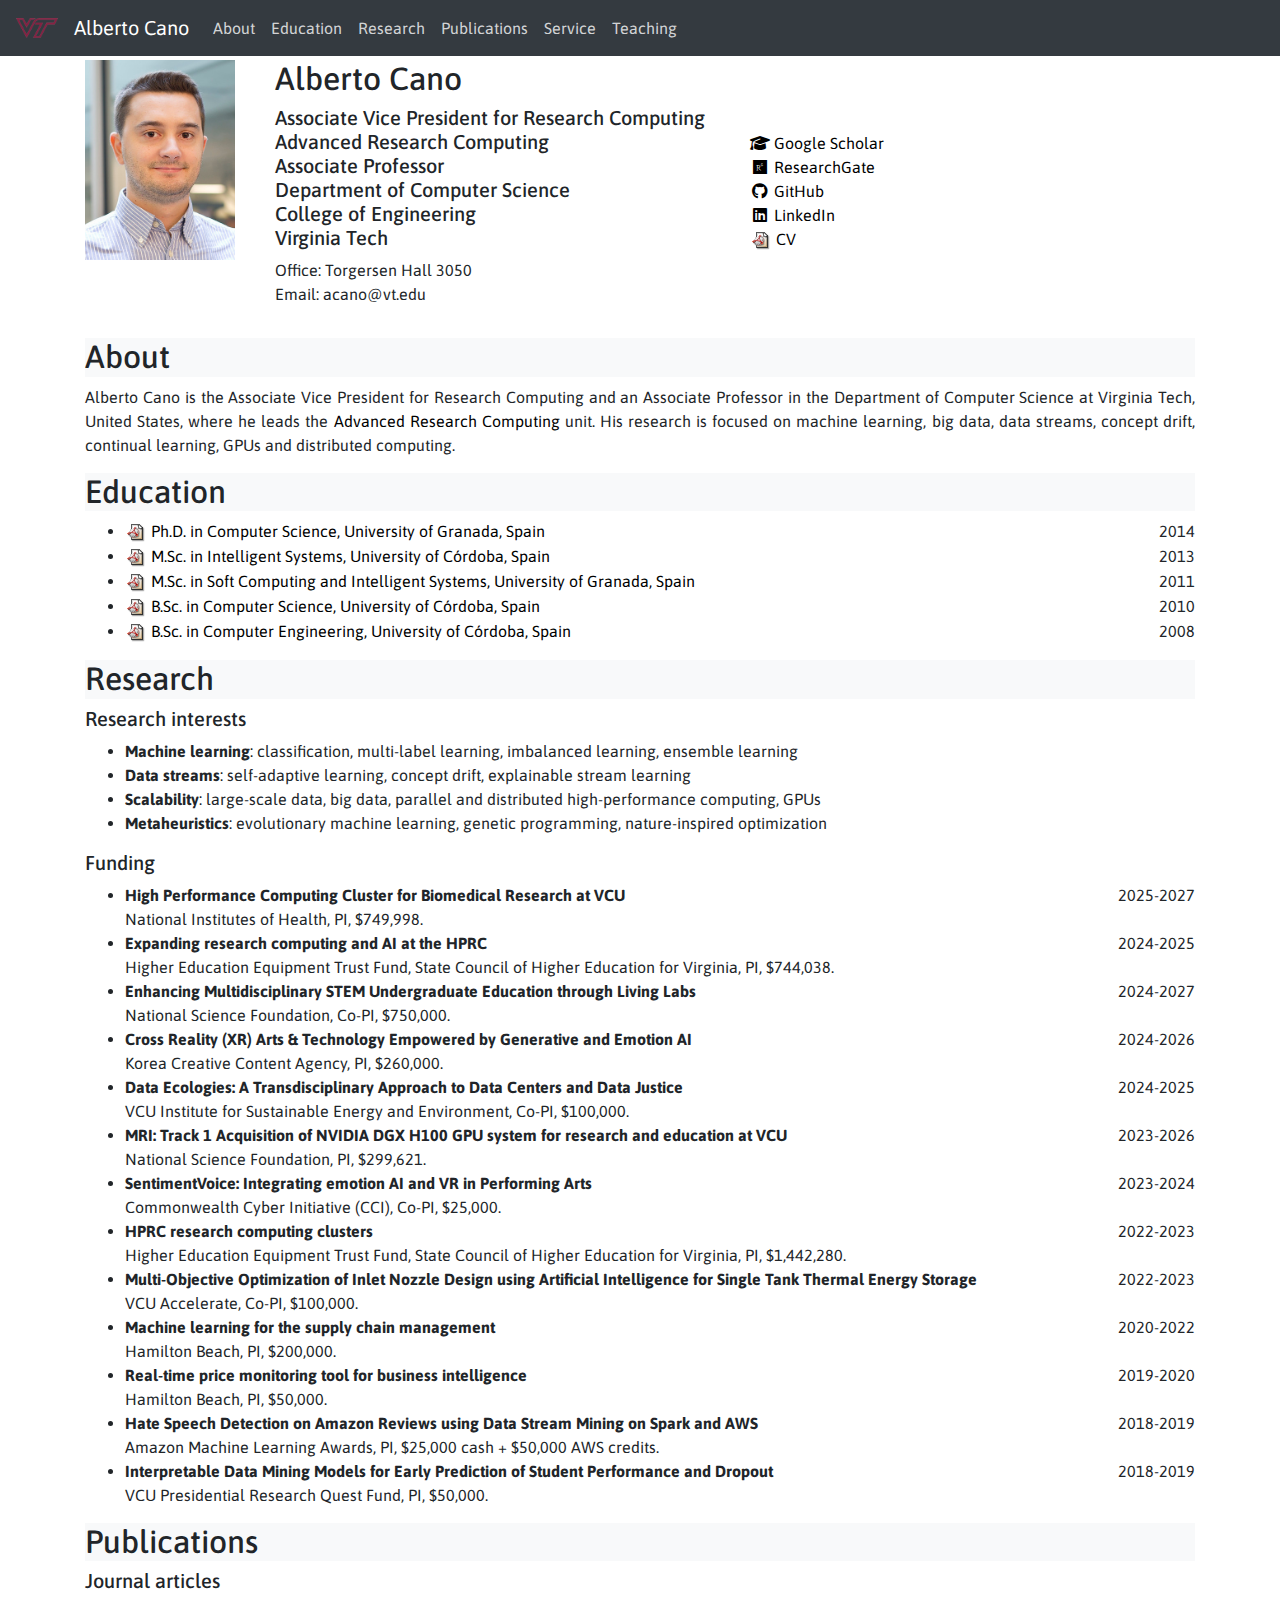
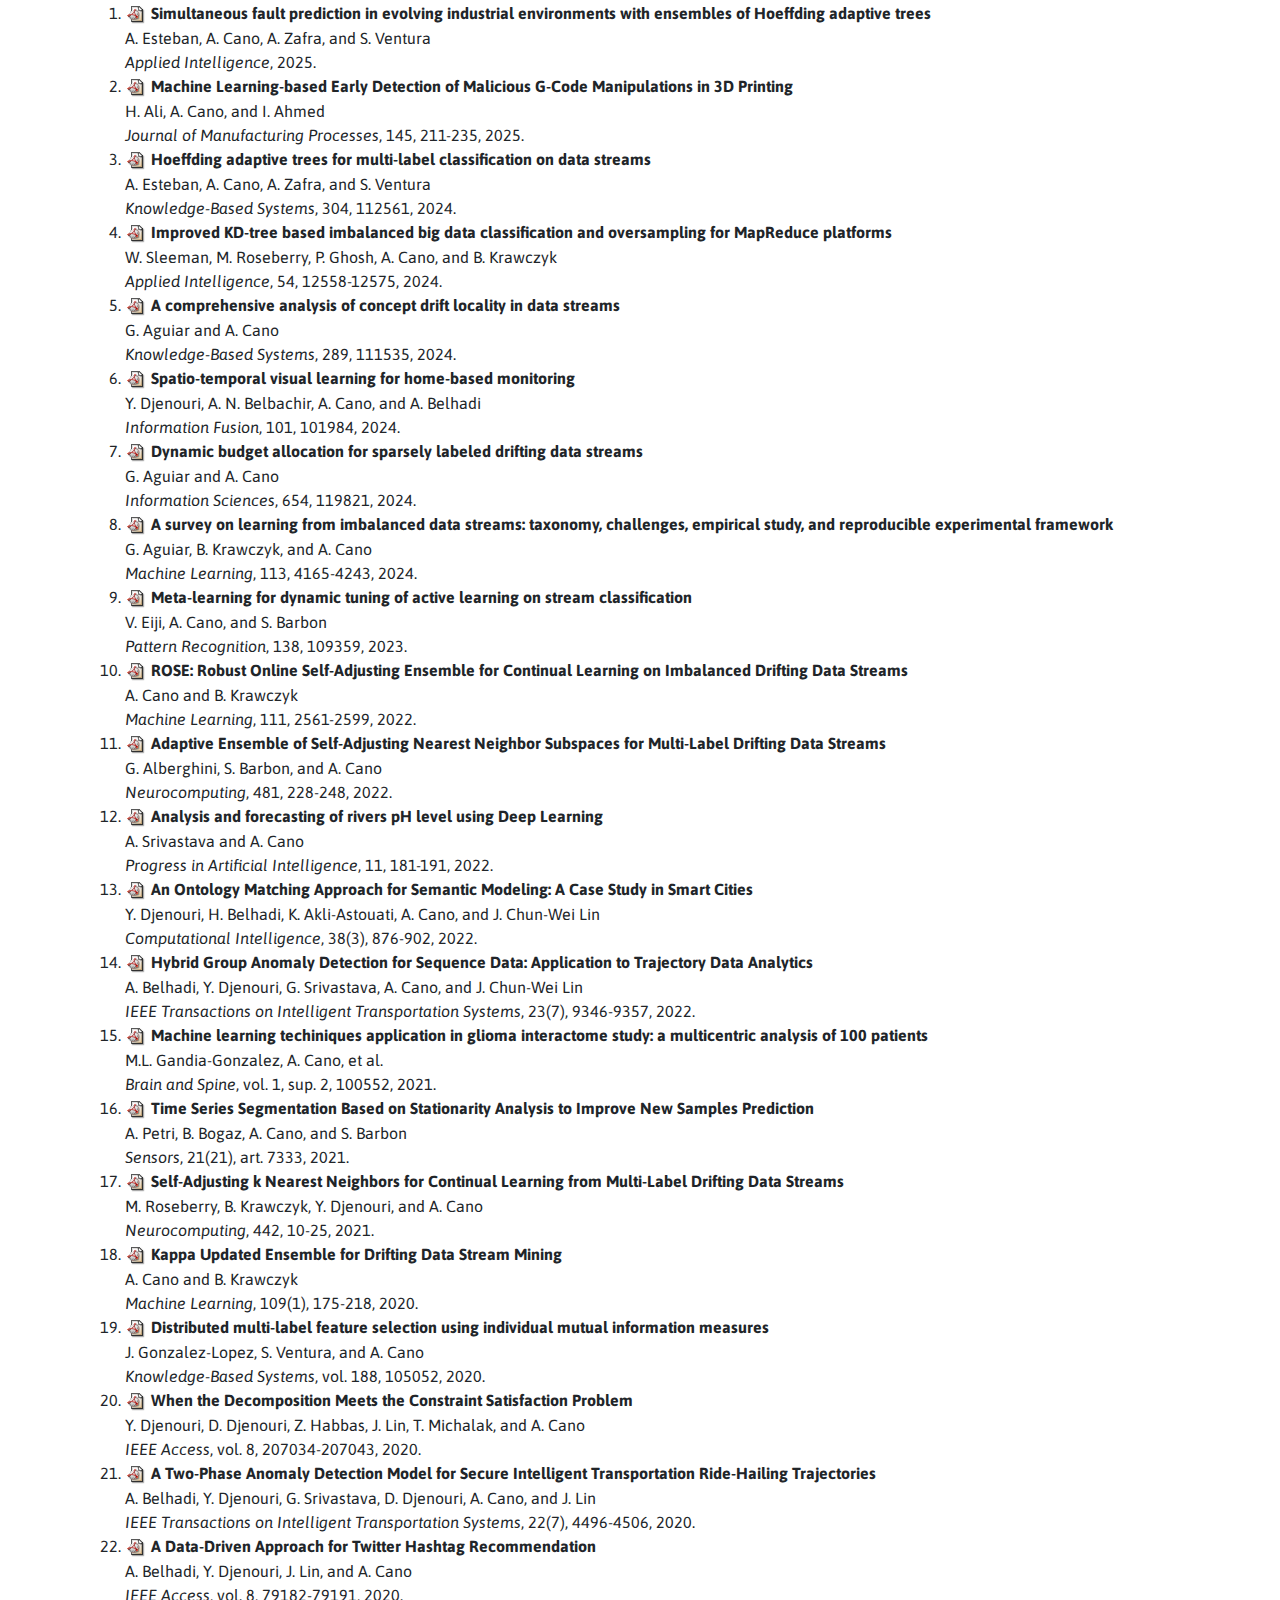
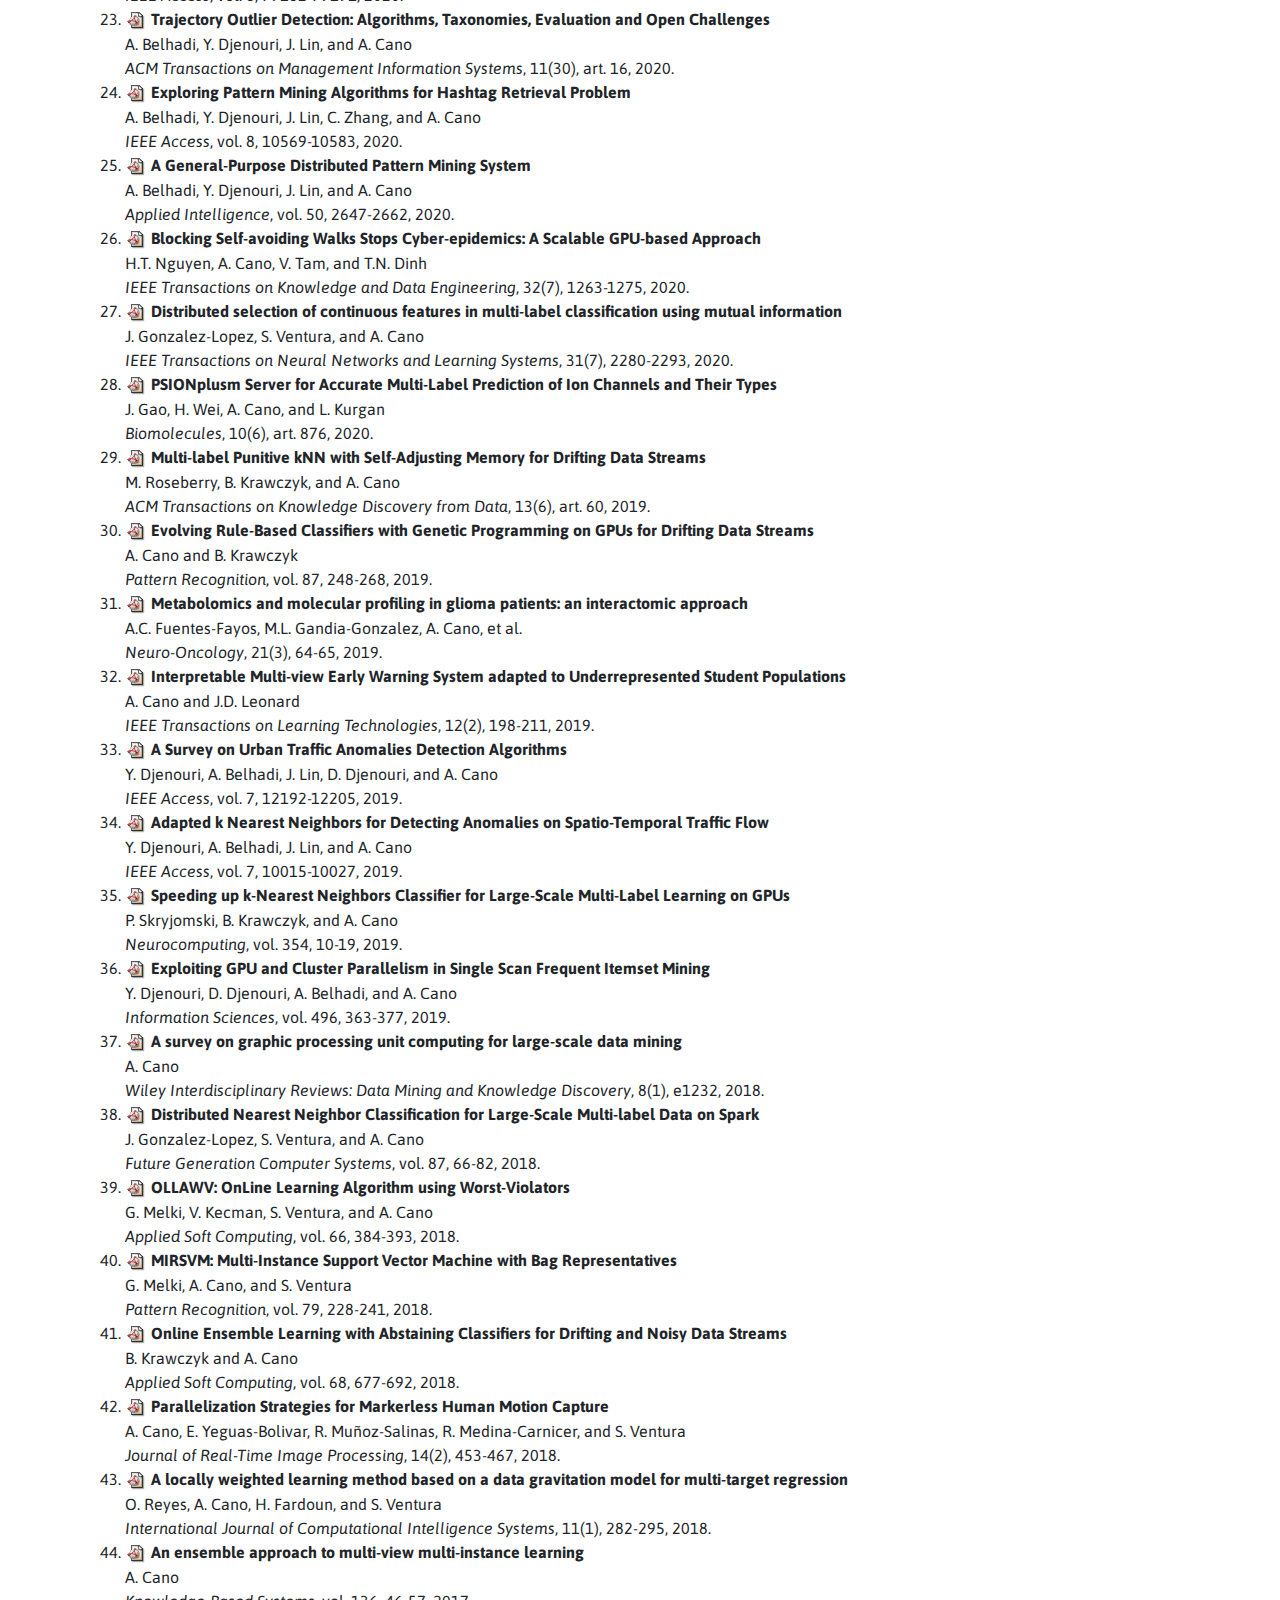
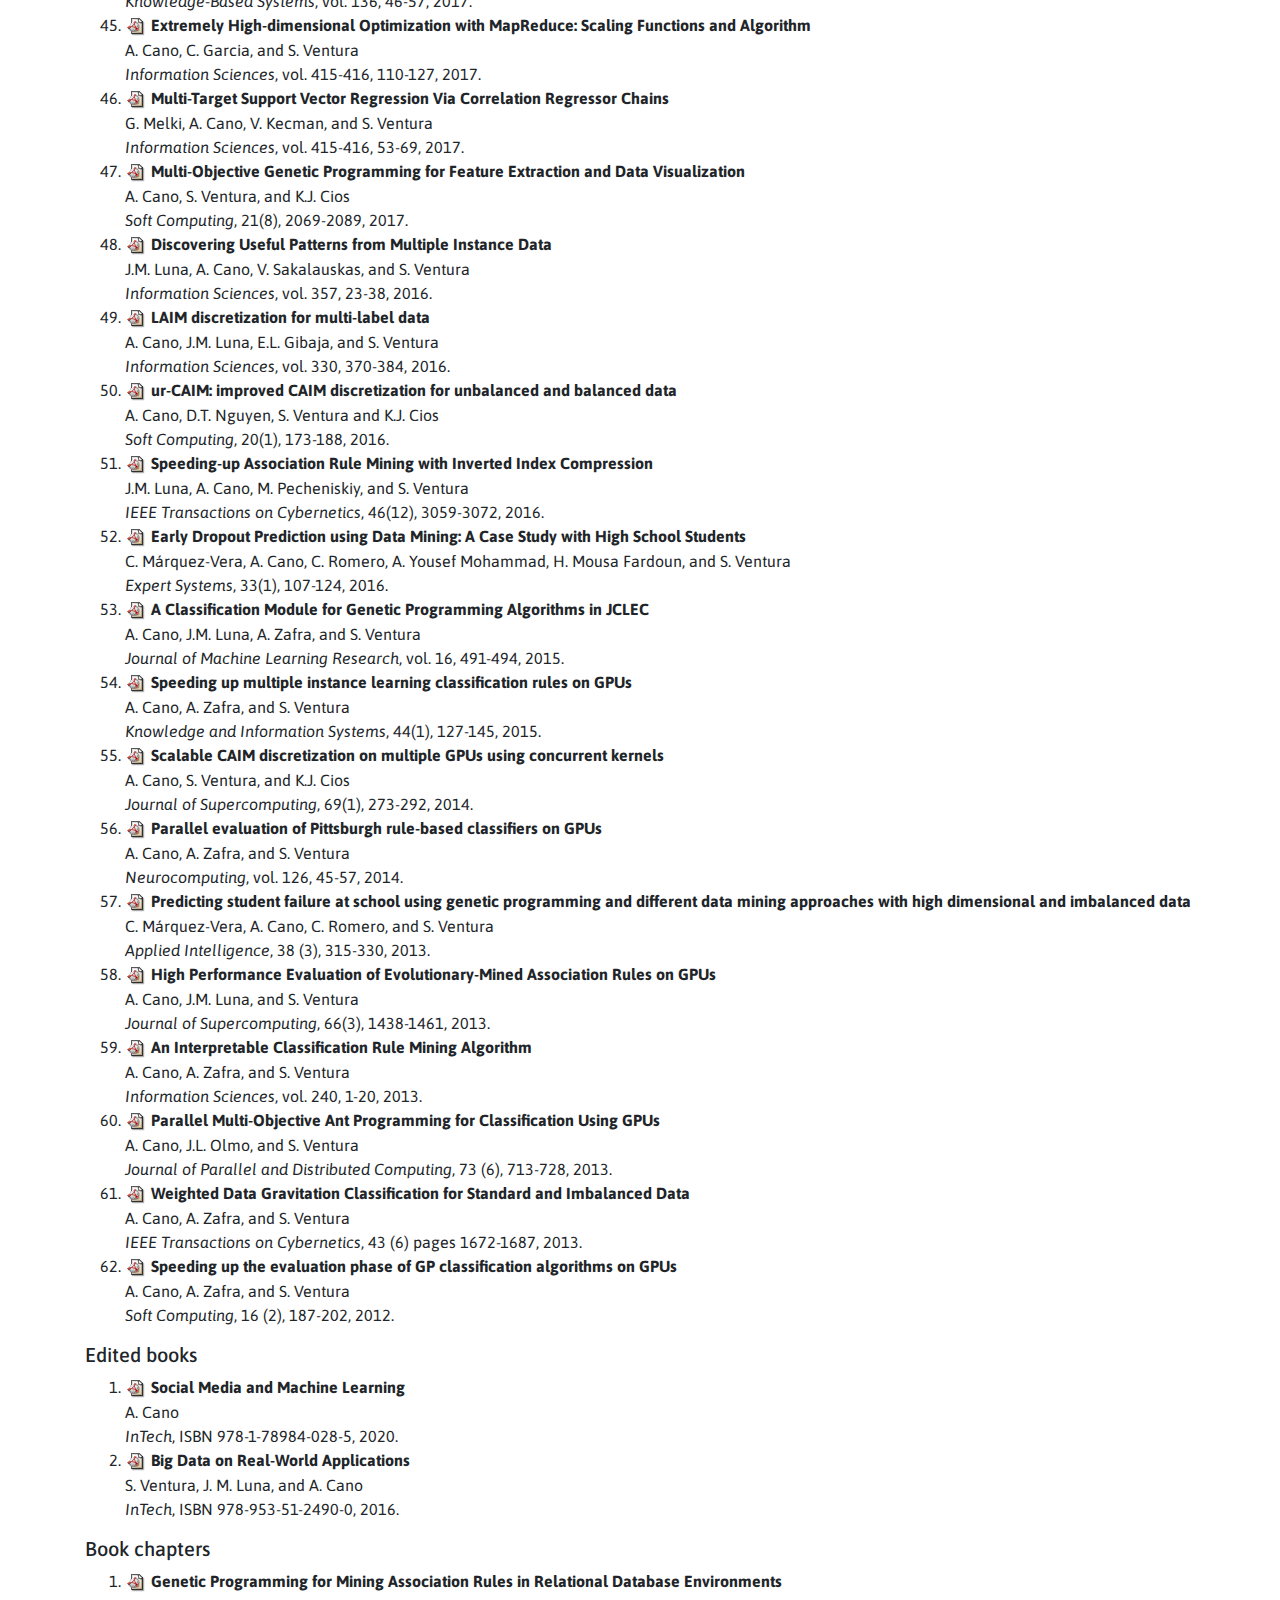
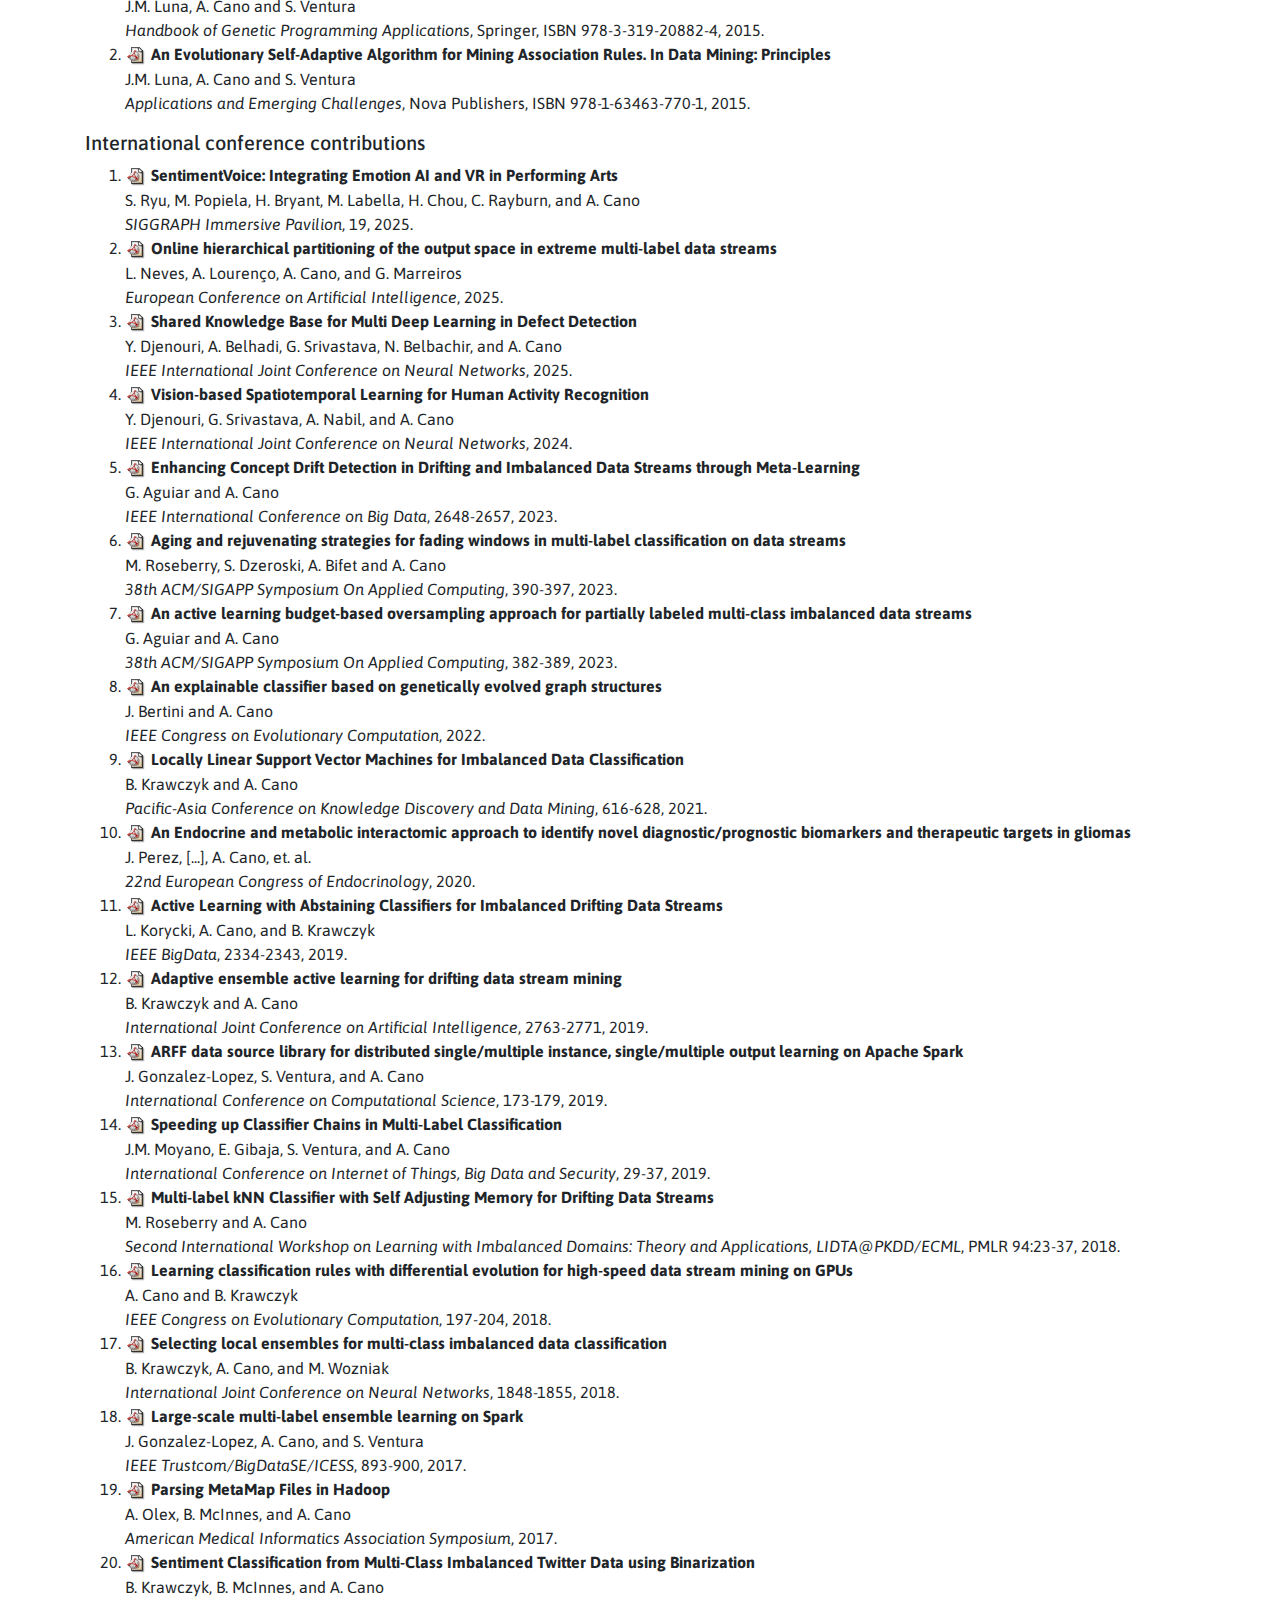
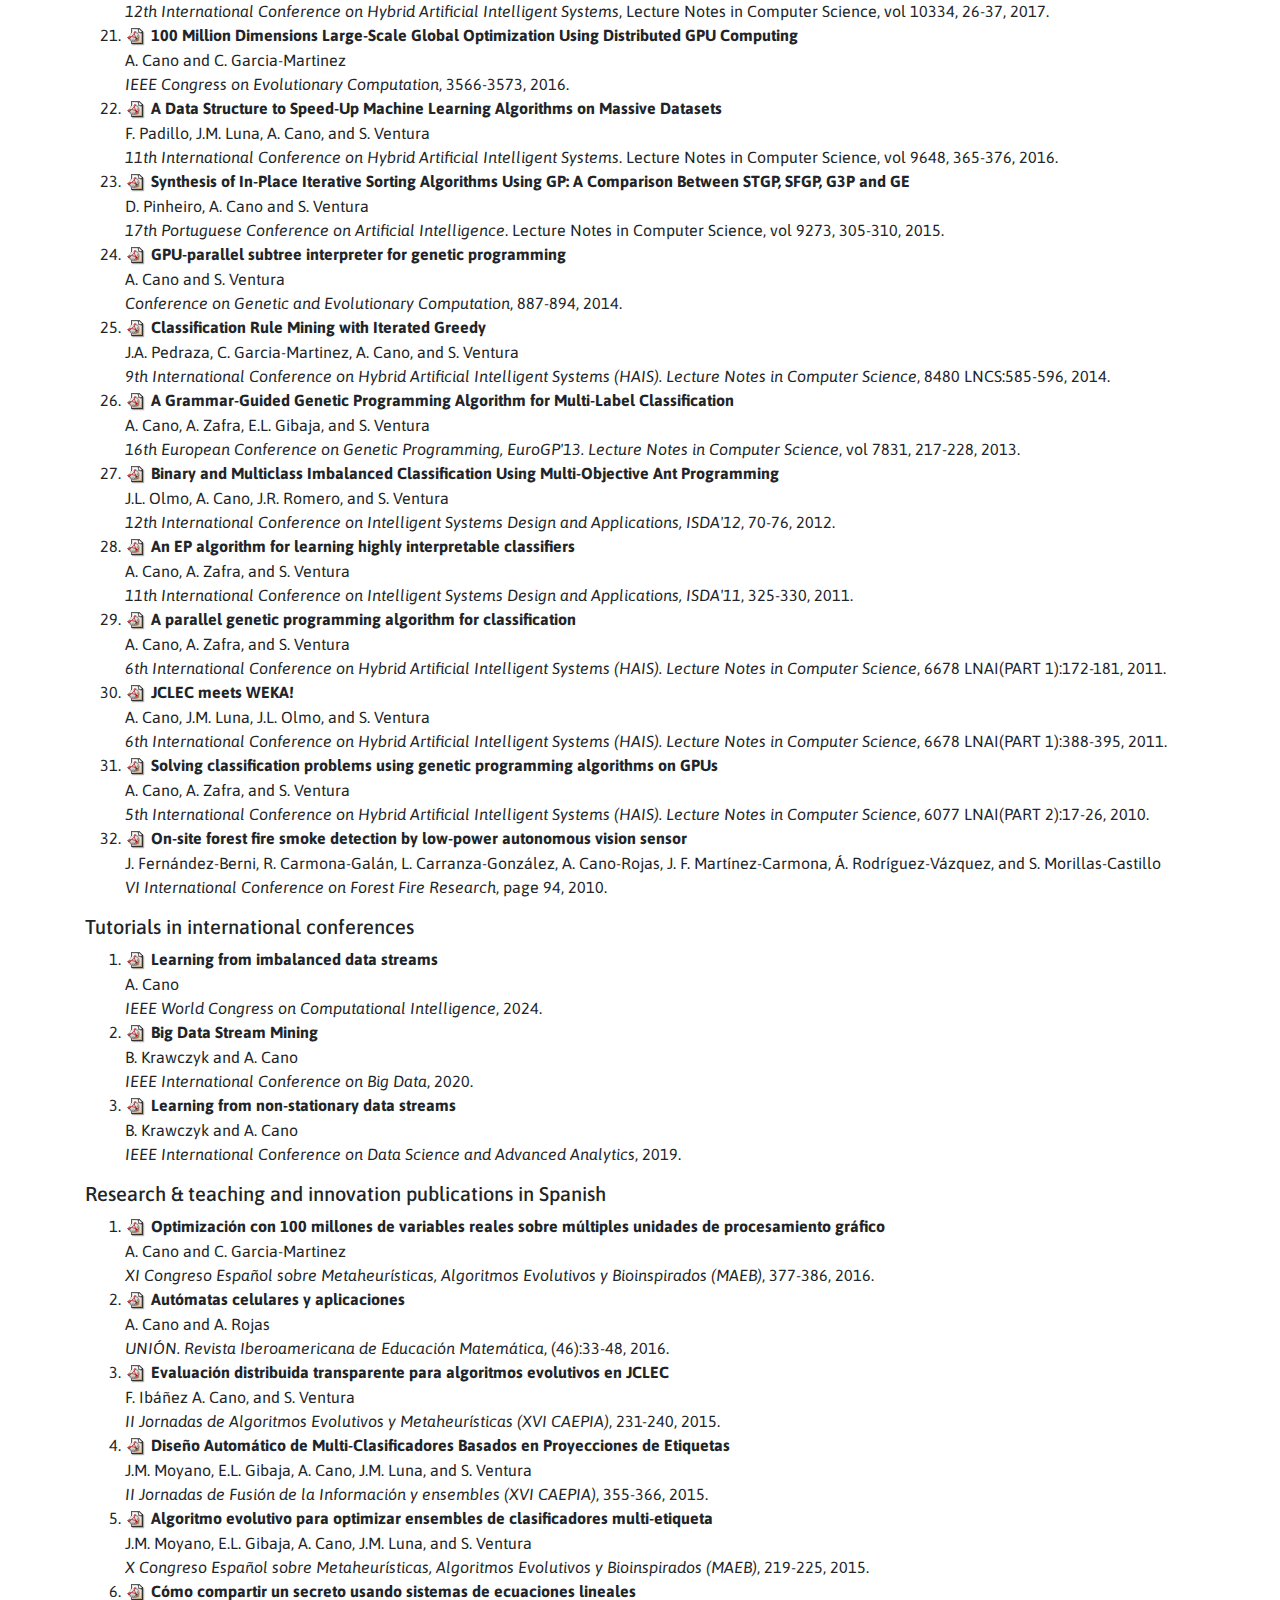
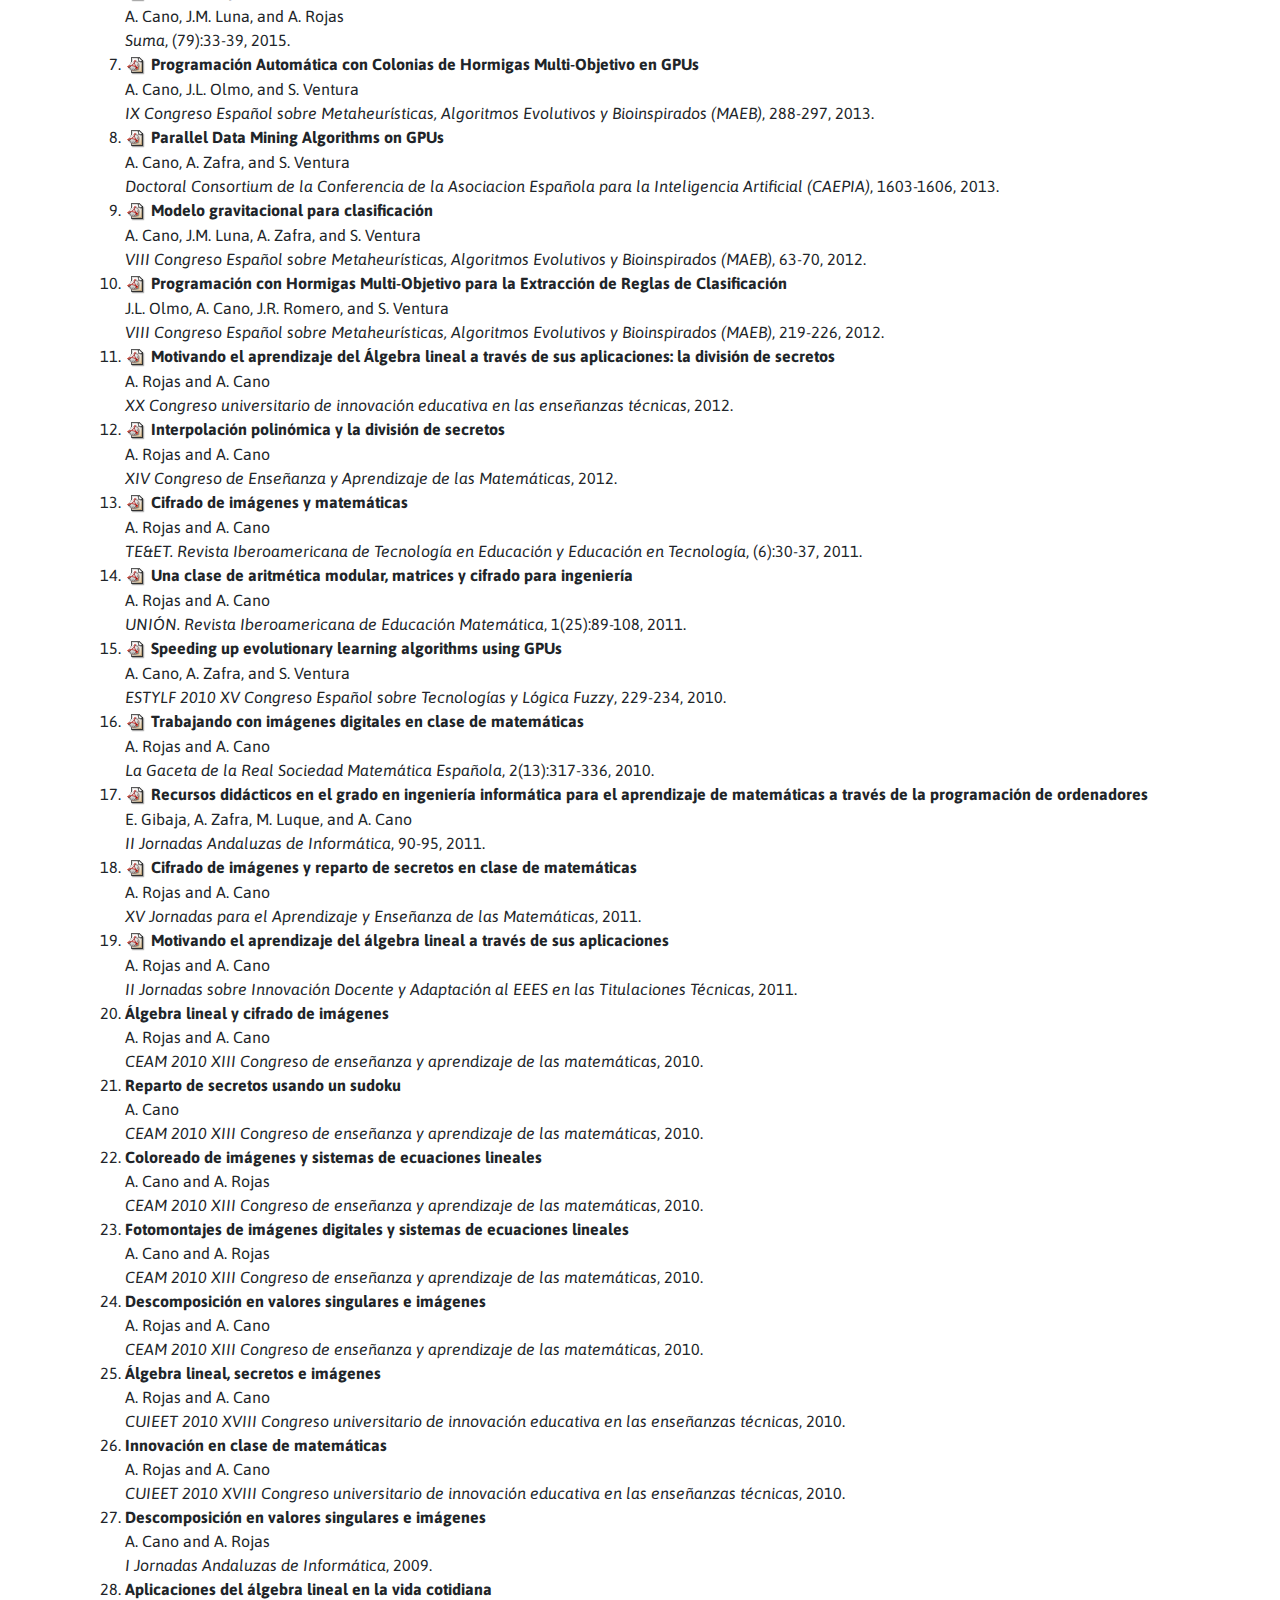
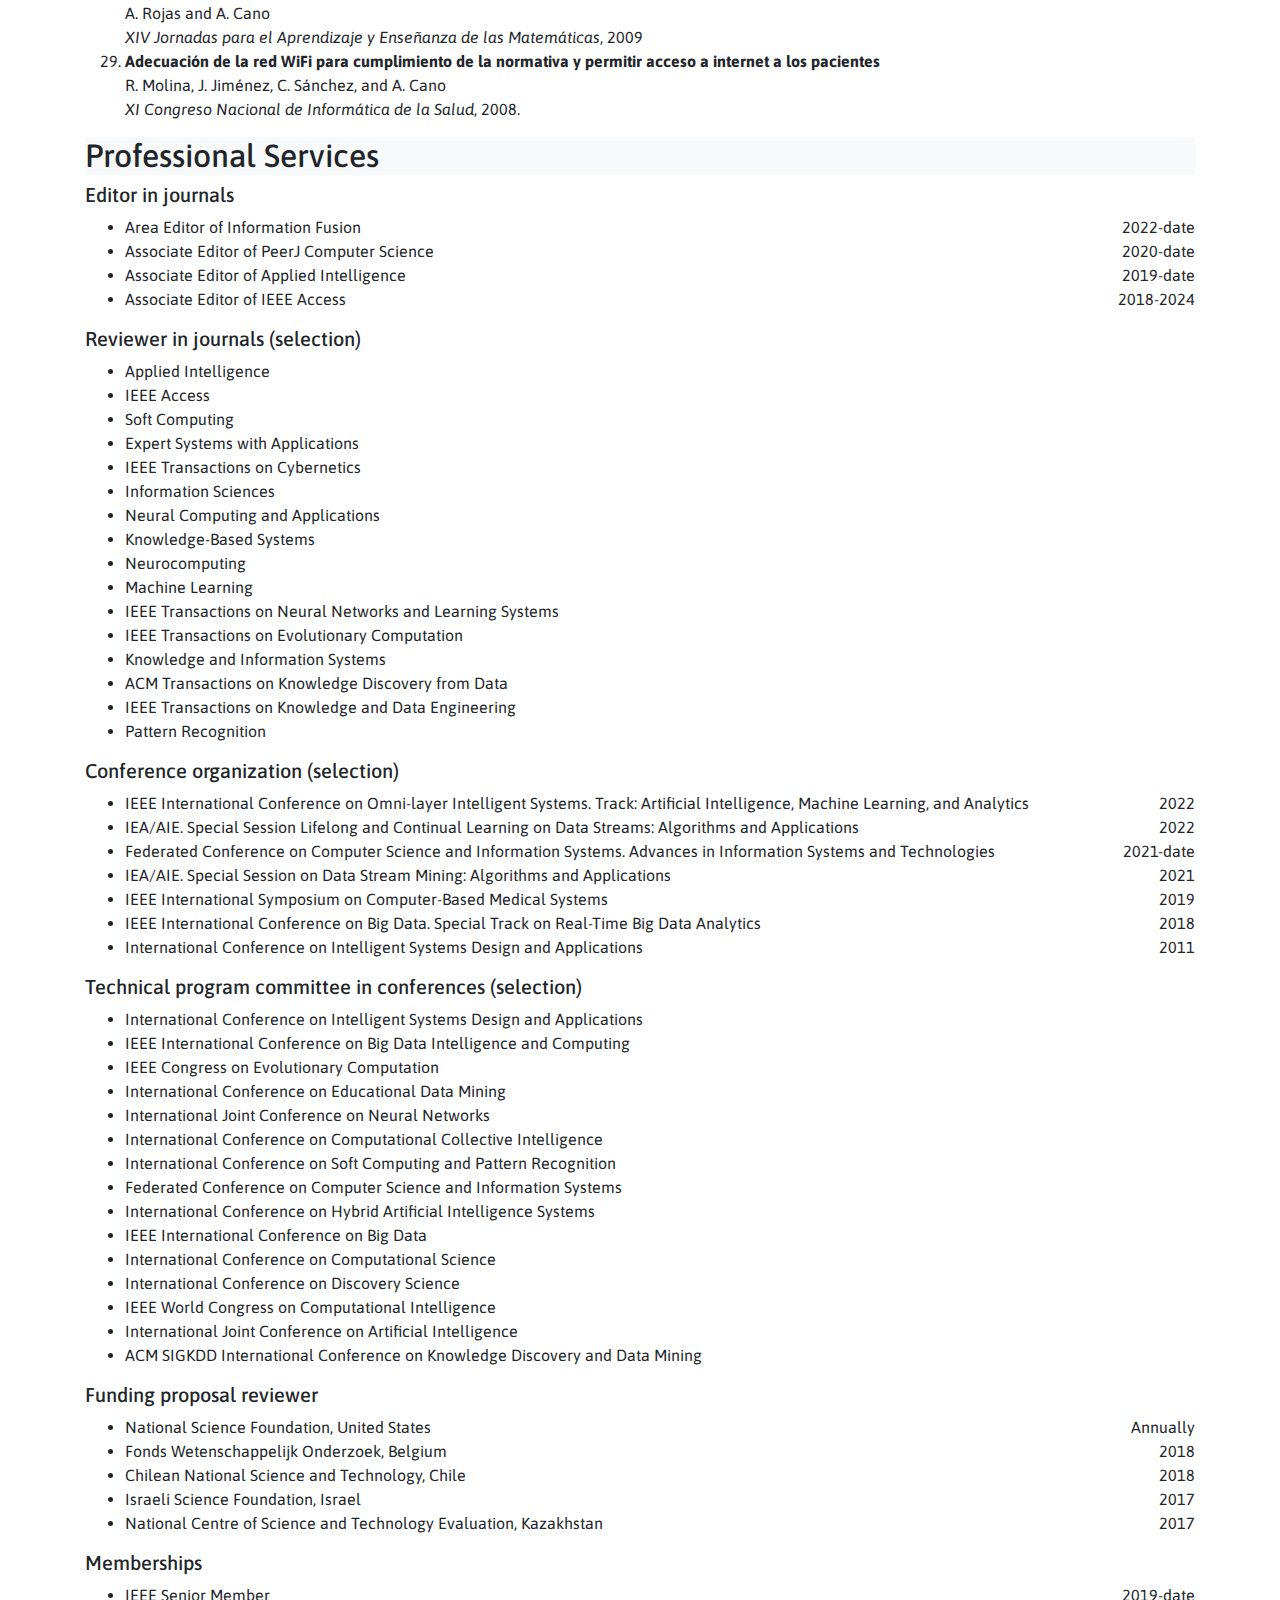
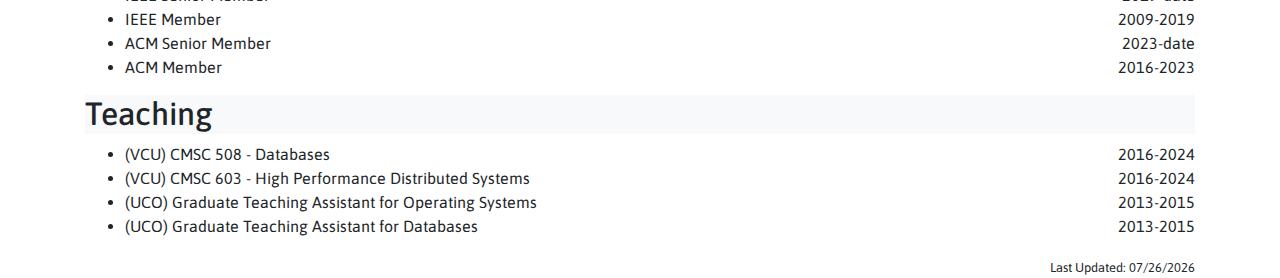
<file: index.html>
<!DOCTYPE HTML>
<html lang="en">
	<head>
		<meta http-equiv="content-type" content="text/html; charset=UTF-8">
		<title>Alberto Cano - Virginia Tech</title>

		<script async src="https://www.googletagmanager.com/gtag/js?id=G-6S1G2YREXH"></script>
		<script>
		  window.dataLayer = window.dataLayer || [];
		  function gtag(){dataLayer.push(arguments);}
		  gtag('js', new Date());

		  gtag('config', 'G-6S1G2YREXH');
		</script>

		<meta name="viewport" content="width=device-width, initial-scale=1">
		<meta name="description" content="Alberto Cano is the Associate Vice President for Research Computing and an Associate Professor in the Department of Computer Science at Virginia Tech, United States, where he leads the Advanced Research Computing unit. His research is focused on machine learning, big data, data streams, concept drift, continual learning, GPUs and distributed computing." />
		<meta name="keywords" content="Alberto Cano, Cano, Machine Learning, Data Mining, Big Data, Data Stream, Data Streams, Concept Drift, Lifelong learning, Continual Learning, Imbalanced, Multi-label, Classification, GPU, GPU computing, Genetic Programming, Evolutionary Algorithm, Hadoop, Spark, Computer Science, VT, Virginia Tech, VCU, Virginia Commonwealth University">
		<link href="https://fonts.googleapis.com/css?family=Asap" rel="stylesheet">
		<link rel="stylesheet" href="https://cdn.jsdelivr.net/npm/bootstrap@4.3.1/dist/css/bootstrap.min.css">
		<link rel="stylesheet" href="https://cdnjs.cloudflare.com/ajax/libs/font-awesome/6.2.1/css/all.min.css">
		<link rel="stylesheet" type="text/css" href="css/style.css">
		<script src="https://cdnjs.cloudflare.com/ajax/libs/jquery/3.6.1/jquery.min.js"></script>
  		<script src="https://cdnjs.cloudflare.com/ajax/libs/popper.js/2.11.6/umd/popper.min.js"></script>
  		<script src="https://cdnjs.cloudflare.com/ajax/libs/bootstrap/4.6.2/js/bootstrap.min.js"></script>

	</head>
	<body>
		<nav class="navbar navbar-expand-sm bg-dark navbar-dark fixed-top">
		  <img class="navbar-brand" src="images/vt.png" height="30" alt="VT logo">
		  <a class="navbar-brand" href="#">Alberto Cano</a>
		  <button class="navbar-toggler" type="button" data-toggle="collapse" data-target="#collapsibleNavbar">
		  	<span class="navbar-toggler-icon"></span>
		  </button>
		  <div class="collapse navbar-collapse" id="collapsibleNavbar">
		    <ul class="navbar-nav">
		      <li class="nav-item">
		        <a class="nav-link" href="#about">About</a>
		      </li>
		      <li class="nav-item">
		        <a class="nav-link" href="#education">Education</a>
		      </li> 
		      <li class="nav-item">
		        <a class="nav-link" href="#research">Research</a>
		      </li> 
		      <li class="nav-item">
		        <a class="nav-link" href="#publications">Publications</a>
		      </li>
		      <li class="nav-item">
		        <a class="nav-link" href="#service">Service</a>
		      </li> 
		      <li class="nav-item">
		        <a class="nav-link" href="#teaching">Teaching</a>
		      </li>  
		    </ul>
		  </div>  


		</nav>
		<div class="container" id="wrapper">

			<div id="intro" class="row">
				<div id="photo" class="col-sm-2">
					<a href="images/albertocano.jpg"><img src="images/albertocano.jpg" style="width: 100%; max-width: 150px" alt="Photo Alberto Cano"></a>
				</div>
				<div class="col-sm-5">
					<h2 id="name">Alberto Cano</h2>
					<h5>
						Associate Vice President for Research Computing <br>
						Advanced Research Computing <br>
						Associate Professor <br>
						Department of Computer Science <br>
						College of Engineering <br>
						Virginia Tech <br>						 
					</h5>
					<div id="contact">
					<p>
						Office: Torgersen Hall 3050<br>
						Email: acano@vt.edu<br>						
					</p>
					</div>
				</div>
				<div class="col-sm-2 align-self-center">
					<div><a href="https://scholar.google.com/citations?user=8f_w4HQAAAAJ&hl=en" target="_blank"><i class="fas fa-fw fa-graduation-cap"></i> Google Scholar</a></div>
					<div><a href="https://www.researchgate.net/profile/Alberto-Cano-2" target="_blank"><i class="fab fa-fw fa-researchgate"></i> ResearchGate</a></div>
					<div><a href="https://github.com/canoalberto" target="_blank"><i class="fab fa-fw fa-github"></i> GitHub</a></div>
					<div><a href="https://www.linkedin.com/in/albertocanorojas" target="_blank"><i class="fab fa-fw fa-linkedin"></i> LinkedIn</a></div>
					<div><a href="CV.pdf" target="_blank"><img src="images/pdf.png" style="vertical-align: text-top; margin: 2px" alt="pdf icon" width=18> CV</a></div>
				</div>
			
			</div>
			<p></p>

			<div id="content">
				<div>
					<span class="anchor" id="about"></span>
					<h2 class="bg-light">About</h2>
					<p class="text-justify">
					Alberto Cano is the Associate Vice President for Research Computing and an Associate Professor in the Department of Computer Science at Virginia Tech, United States, where he leads the <a href="https://arc.vt.edu">Advanced Research Computing</a> unit. His research is focused on machine learning, big data, data streams, concept drift, continual learning, GPUs and distributed computing.
				</div>
					
				<div>
					<span class="anchor" id="education"></span>
					<h2 class="bg-light">Education</h2>
					<ul> 						
		 				<li><A HREF="education/Cano_PhD_2014.pdf" target=_blank><img src="images/pdf.png" style="vertical-align: text-top; margin: 2px" alt="pdf icon" width=18>
		 				Ph.D. in Computer Science, University of Granada, Spain</A><span style="float:right">2014</span></li>
		                <li><A HREF="education/Cano_Ms_2013.pdf" target=_blank><img src="images/pdf.png" style="vertical-align: text-top; margin: 2px" alt="pdf icon" width=18>
		                M.Sc. in Intelligent Systems, University of C&oacute;rdoba, Spain</A><span style="float:right">2013</span></li>
		                <li><A HREF="education/Cano_Ms_2011.pdf" target=_blank><img src="images/pdf.png" style="vertical-align: text-top; margin: 2px" alt="pdf icon" width=18>
		                M.Sc. in Soft Computing and Intelligent Systems, University of Granada, Spain</A><span style="float:right">2011</span></li>
		                <li><A HREF="education/Cano_Bs_2010.pdf" target=_blank><img src="images/pdf.png" style="vertical-align: text-top; margin: 2px" alt="pdf icon" width=18>
		                B.Sc. in Computer Science, University of C&oacute;rdoba, Spain</A><span style="float:right">2010</span></li>
		                <li><A HREF="" target=_blank><img src="images/pdf.png" style="vertical-align: text-top; margin: 2px" alt="pdf icon" width=18> B.Sc. in Computer Engineering, University of C&oacute;rdoba, Spain</A><span style="float:right">2008</span></li>
					</ul>
				</div>

				<div>
					<span class="anchor" id="research"></span>
					<h2 class="bg-light">Research</h2>
					
						<h5>Research interests</h5>
						<ul>
							<li><b>Machine learning</b>: classification, multi-label learning, imbalanced learning, ensemble learning</li>
							<li><b>Data streams</b>: self-adaptive learning, concept drift, explainable stream learning</li>
							<li><b>Scalability</b>: large-scale data, big data, parallel and distributed high-performance computing, GPUs</li>
							<li><b>Metaheuristics</b>: evolutionary machine learning, genetic programming, nature-inspired optimization</li>
						</ul>

						<h5>Funding</h5>
						<ul>
						<li><span style="float:right;">2025-2027</span><b>High Performance Computing Cluster for Biomedical Research at VCU</b><br>
						    National Institutes of Health, PI, $749,998.
						<li><span style="float:right;">2024-2025</span><b>Expanding research computing and AI at the HPRC</b><br>
						    Higher Education Equipment Trust Fund, State Council of Higher Education for Virginia, PI, $744,038.</li>		
						<li><span style="float:right;">2024-2027</span><b>Enhancing Multidisciplinary STEM Undergraduate Education through Living Labs</b><br>
						     National Science Foundation, Co-PI, $750,000.</li>
						<li><span style="float:right;">2024-2026</span><b>Cross Reality (XR) Arts & Technology Empowered by Generative and Emotion AI</b><br>
						     Korea Creative Content Agency, PI, $260,000.</li>
						<li><span style="float:right;">2024-2025</span><b>Data Ecologies: A Transdisciplinary Approach to Data Centers and Data Justice</b><br>
						    VCU Institute for Sustainable Energy and Environment, Co-PI, $100,000.</li>
						<li><span style="float:right;">2023-2026</span><b>MRI: Track 1 Acquisition of NVIDIA DGX H100 GPU system for research and education at VCU</b><br>
						    National Science Foundation, PI, $299,621.</li>
						<li><span style="float:right;">2023-2024</span><b>SentimentVoice: Integrating emotion AI and VR in Performing Arts</b><br>
						    Commonwealth Cyber Initiative (CCI), Co-PI, $25,000.</li>
						<li><span style="float:right;">2022-2023</span><b>HPRC research computing clusters</b><br>
						    Higher Education Equipment Trust Fund, State Council of Higher Education for Virginia, PI, $1,442,280.</li>					
						<li><span style="float:right">2022-2023</span><b>Multi-Objective Optimization of Inlet Nozzle Design using Artificial Intelligence for Single Tank Thermal Energy Storage</b><br>
						    VCU Accelerate, Co-PI, $100,000.</li>
					  	<li><span style="float:right">2020-2022</span><b>Machine learning for the supply chain management</b><br>
					  		Hamilton Beach, PI, $200,000.</li>
					  	<li><span style="float:right">2019-2020</span><b>Real-time price monitoring tool for business intelligence</b><br>
					  		Hamilton Beach, PI, $50,000.</li>
					  	<li><span style="float:right">2018-2019</span><b>Hate Speech Detection on Amazon Reviews using Data Stream Mining on Spark and AWS</b><br>
					  		Amazon Machine Learning Awards, PI, $25,000 cash + $50,000 AWS credits.</li>
					  	<li><span style="float:right">2018-2019</span><b>Interpretable Data Mining Models for Early Prediction of Student Performance and Dropout</b><br>
					  		VCU Presidential Research Quest Fund, PI, $50,000.</li>
						</ul>						
					
				</div>

				<div>
					<span class="anchor" id="publications"></span>
					<h2 class="bg-light">Publications</h2>
					<h5>Journal articles</h5>
					<ol>
						<li>
							<A HREF="" target=_blank><img src="images/pdf.png" width=18 style="vertical-align: text-top; margin: 2px" alt="pdf icon"></A>
							<b>Simultaneous fault prediction in evolving industrial environments with ensembles of Hoeffding adaptive trees</b>
							<br>A. Esteban, A. Cano, A. Zafra, and S. Ventura
							<br><i>Applied Intelligence</i>, 2025.
						</li>
						<li>
							<A HREF="https://www.sciencedirect.com/science/article/pii/S1526612525003937" target=_blank><img src="images/pdf.png" width=18 style="vertical-align: text-top; margin: 2px" alt="pdf icon"></A>
							<b>Machine Learning-based Early Detection of Malicious G-Code Manipulations in 3D Printing</b>
							<br>H. Ali, A. Cano, and I. Ahmed
							<br><i>Journal of Manufacturing Processes</i>, 145, 211-235, 2025.
						</li>
						<li>
							<A HREF="https://www.sciencedirect.com/science/article/abs/pii/S095070512401195X" target=_blank><img src="images/pdf.png" width=18 style="vertical-align: text-top; margin: 2px" alt="pdf icon"></A>
							<b>Hoeffding adaptive trees for multi-label classification on data streams</b>
							<br>A. Esteban, A. Cano, A. Zafra, and S. Ventura
							<br><i>Knowledge-Based Systems</i>, 304, 112561, 2024.
						</li>
						<li>
							<A HREF="https://link.springer.com/article/10.1007/s10489-024-05763-w" target=_blank><img src="images/pdf.png" width=18 style="vertical-align: text-top; margin: 2px" alt="pdf icon"></A>
							<b>Improved KD-tree based imbalanced big data classification and oversampling for MapReduce platforms</b>
							<br>W. Sleeman, M. Roseberry, P. Ghosh, A. Cano, and B. Krawczyk
							<br><i>Applied Intelligence</i>, 54, 12558-12575, 2024.
						</li>
						<li>
							<A HREF="https://www.sciencedirect.com/science/article/pii/S0950705124001709" target=_blank><img src="images/pdf.png" width=18 style="vertical-align: text-top; margin: 2px" alt="pdf icon"></A>
							<b>A comprehensive analysis of concept drift locality in data streams</b>
							<br>G. Aguiar and A. Cano
							<br><i>Knowledge-Based Systems</i>, 289, 111535, 2024.
						</li>
						<li>
							<A HREF="https://www.sciencedirect.com/science/article/pii/S1566253523003007" target=_blank><img src="images/pdf.png" width=18 style="vertical-align: text-top; margin: 2px" alt="pdf icon"></A>
							<b>Spatio-temporal visual learning for home-based monitoring</b>
							<br>Y. Djenouri, A. N. Belbachir, A. Cano, and A. Belhadi
							<br><i>Information Fusion</i>, 101, 101984, 2024.
						</li>
						<li>
							<A HREF="https://www.sciencedirect.com/science/article/pii/S0020025523014068" target=_blank><img src="images/pdf.png" width=18 style="vertical-align: text-top; margin: 2px" alt="pdf icon"></A>
							<b>Dynamic budget allocation for sparsely labeled drifting data streams</b>
							<br>G. Aguiar and A. Cano
							<br><i>Information Sciences</i>, 654, 119821, 2024.
						</li>
						<li>
							<A HREF="https://link.springer.com/article/10.1007/s10994-023-06353-6" target=_blank><img src="images/pdf.png" width=18 style="vertical-align: text-top; margin: 2px" alt="pdf icon"></A>
							<b>A survey on learning from imbalanced data streams: taxonomy, challenges, empirical study, and reproducible experimental framework</b>
							<br>G. Aguiar, B. Krawczyk, and A. Cano
							<br><i>Machine Learning</i>, 113, 4165-4243, 2024.
						</li>							
						<li>
							<A HREF="https://www.sciencedirect.com/science/article/pii/S0031320323000602" target=_blank><img src="images/pdf.png" width=18 style="vertical-align: text-top; margin: 2px" alt="pdf icon"></A>
							<b>Meta-learning for dynamic tuning of active learning on stream classification</b>
							<br>V. Eiji, A. Cano, and S. Barbon
							<br><i>Pattern Recognition</i>, 138, 109359, 2023.
						</li>
						<li>
							<A HREF="https://link.springer.com/article/10.1007/s10994-022-06168-x" target=_blank><img src="images/pdf.png" width=18 style="vertical-align: text-top; margin: 2px" alt="pdf icon"></A>
							<b>ROSE: Robust Online Self-Adjusting Ensemble for Continual Learning on Imbalanced Drifting Data Streams</b>
							<br>A. Cano and B. Krawczyk
							<br><i>Machine Learning</i>, 111, 2561-2599, 2022.
						</li>
						<li>
							<A HREF="https://www.sciencedirect.com/science/article/abs/pii/S0925231222000984" target=_blank><img src="images/pdf.png" width=18 style="vertical-align: text-top; margin: 2px" alt="pdf icon"></A>  
							<b>Adaptive Ensemble of Self-Adjusting Nearest Neighbor Subspaces for Multi-Label Drifting Data Streams</b>
							<br>G. Alberghini, S. Barbon, and A. Cano
							<br><i>Neurocomputing</i>, 481, 228-248, 2022.
						</li>
						<li>
							  <A HREF="https://link.springer.com/article/10.1007/s13748-021-00270-2" target=_blank><img src="images/pdf.png" width=18 style="vertical-align: text-top; margin: 2px" alt="pdf icon"></A>  
							<b>Analysis and forecasting of rivers pH level using Deep Learning</b>
							<br>A. Srivastava and A. Cano
							<br><i>Progress in Artificial Intelligence</i>, 11, 181-191, 2022.
						</li>
						<li>
							  <A HREF="https://onlinelibrary.wiley.com/doi/10.1111/coin.12474?af=R" target=_blank><img src="images/pdf.png" width=18 style="vertical-align: text-top; margin: 2px" alt="pdf icon"></A>  
							<b>An Ontology Matching Approach for Semantic Modeling: A Case Study in Smart Cities</b>
							<br>Y. Djenouri, H. Belhadi, K. Akli-Astouati, A. Cano, and J. Chun-Wei Lin
							<br><i>Computational Intelligence</i>, 38(3), 876-902, 2022.
						</li>
						<li>
							<A HREF="https://ieeexplore.ieee.org/document/9548779" target=_blank><img src="images/pdf.png" width=18 style="vertical-align: text-top; margin: 2px" alt="pdf icon"></A> 
							<b>Hybrid Group Anomaly Detection for Sequence Data: Application to Trajectory Data Analytics</b>
							<br>A. Belhadi, Y. Djenouri, G. Srivastava, A. Cano, and J. Chun-Wei Lin
							<br><i>IEEE Transactions on Intelligent Transportation Systems</i>, 23(7), 9346-9357, 2022.
						</li>
						<li>
							<A HREF="https://www.sciencedirect.com/science/article/pii/S277252942100552X" target=_blank><img src="images/pdf.png" width=18 style="vertical-align: text-top; margin: 2px" alt="pdf icon"></A>
							<b>Machine learning techiniques application in glioma interactome study: a multicentric analysis of 100 patients</b>
							<br>M.L. Gandia-Gonzalez, A. Cano, et al.
							<br><i>Brain and Spine</i>, vol. 1, sup. 2, 100552, 2021.
						</li>
						<li>
							<A HREF="https://www.mdpi.com/1424-8220/21/21/7333" target=_blank><img src="images/pdf.png" width=18 style="vertical-align: text-top; margin: 2px" alt="pdf icon"></A>
							<b>Time Series Segmentation Based on Stationarity Analysis to Improve New Samples Prediction</b>
							<br>A. Petri, B. Bogaz, A. Cano, and S. Barbon
							<br><i>Sensors</i>, 21(21), art. 7333, 2021.
						</li>
						<li>
							<A HREF="https://www.sciencedirect.com/science/article/abs/pii/S0925231221002782" target=_blank><img src="images/pdf.png" width=18 style="vertical-align: text-top; margin: 2px" alt="pdf icon"></A>
							<b>Self-Adjusting k Nearest Neighbors for Continual Learning from Multi-Label Drifting Data Streams</b>
							<br>M. Roseberry, B. Krawczyk, Y. Djenouri, and A. Cano
							<br><i>Neurocomputing</i>, 442, 10-25, 2021.
						</li>
						<li>
							<A HREF="https://link.springer.com/article/10.1007%2Fs10994-019-05840-z" target=_blank><img src="images/pdf.png" width=18 style="vertical-align: text-top; margin: 2px" alt="pdf icon"></A> 
							<b>Kappa Updated Ensemble for Drifting Data Stream Mining</b>
							<br>A. Cano and B. Krawczyk
							<br><i>Machine Learning</i>, 109(1), 175-218, 2020.
						</li>
						<li>
							<A HREF="https://www.sciencedirect.com/science/article/pii/S0950705119304459" target=_blank><img src="images/pdf.png" width=18 style="vertical-align: text-top; margin: 2px" alt="pdf icon"></A>
							<b>Distributed multi-label feature selection using individual mutual information measures</b>
							<br>J. Gonzalez-Lopez, S. Ventura, and A. Cano
							<br><i>Knowledge-Based Systems</i>, vol. 188, 105052, 2020.
						</li>
						<li>
							<A HREF="https://ieeexplore.ieee.org/document/9260140" target=_blank><img src="images/pdf.png" width=18 style="vertical-align: text-top; margin: 2px" alt="pdf icon"></A>  
							<b>When the Decomposition Meets the Constraint Satisfaction Problem</b>
							<br>Y. Djenouri, D. Djenouri, Z. Habbas, J. Lin, T. Michalak, and A. Cano
							<br><i>IEEE Access</i>, vol. 8, 207034-207043, 2020.
						</li>
						<li>
							<A HREF="https://ieeexplore.ieee.org/document/9204632" target=_blank><img src="images/pdf.png" width=18 style="vertical-align: text-top; margin: 2px" alt="pdf icon"></A>
							<b>A Two-Phase Anomaly Detection Model for Secure Intelligent Transportation Ride-Hailing Trajectories</b>
							<br>A. Belhadi, Y. Djenouri, G. Srivastava, D. Djenouri, A. Cano, and J. Lin
							<br><i>IEEE Transactions on Intelligent Transportation Systems</i>, 22(7), 4496-4506, 2020.
						</li>
						<li>
							<A HREF="https://ieeexplore.ieee.org/document/9079518" target=_blank><img src="images/pdf.png" width=18 style="vertical-align: text-top; margin: 2px" alt="pdf icon"></A>
							<b>A Data-Driven Approach for Twitter Hashtag Recommendation</b>
							<br>A. Belhadi, Y. Djenouri, J. Lin, and A. Cano
							<br><i>IEEE Access</i>, vol. 8, 79182-79191, 2020.
						</li>
						<li>
							<A HREF="https://dl.acm.org/doi/10.1145/3399631" target=_blank><img src="images/pdf.png" width=18 style="vertical-align: text-top; margin: 2px" alt="pdf icon"></A>
							<b>Trajectory Outlier Detection: Algorithms, Taxonomies, Evaluation and Open Challenges</b>
							<br>A. Belhadi, Y. Djenouri, J. Lin, and A. Cano
							<br><i>ACM Transactions on Management Information Systems</i>, 11(30), art. 16, 2020.
						</li>
						<li>
							<A HREF="https://ieeexplore.ieee.org/document/8951154" target=_blank><img src="images/pdf.png" width=18 style="vertical-align: text-top; margin: 2px" alt="pdf icon"></A>
							<b>Exploring Pattern Mining Algorithms for Hashtag Retrieval Problem</b>
							<br>A. Belhadi, Y. Djenouri, J. Lin, C. Zhang, and A. Cano
							<br><i>IEEE Access</i>, vol. 8, 10569-10583, 2020.
						</li>
						<li>
							<A HREF="https://link.springer.com/article/10.1007/s10489-020-01664-w" target=_blank><img src="images/pdf.png" width=18 style="vertical-align: text-top; margin: 2px" alt="pdf icon"></A>
							<b>A General-Purpose Distributed Pattern Mining System</b>
							<br>A. Belhadi, Y. Djenouri, J. Lin, and A. Cano
							<br><i>Applied Intelligence</i>, vol. 50, 2647-2662, 2020.
						</li>
						<li>
							<A HREF="https://ieeexplore.ieee.org/document/8666777" target=_blank><img src="images/pdf.png" width=18 style="vertical-align: text-top; margin: 2px" alt="pdf icon"></A>
							<b>Blocking Self-avoiding Walks Stops Cyber-epidemics: A Scalable GPU-based Approach</b>
							<br>H.T. Nguyen, A. Cano, V. Tam, and T.N. Dinh
							<br><i>IEEE Transactions on Knowledge and Data Engineering</i>, 32(7), 1263-1275, 2020.
						</li>
						<li>
							<A HREF="https://ieeexplore.ieee.org/document/8877992" target=_blank><img src="images/pdf.png" width=18 style="vertical-align: text-top; margin: 2px" alt="pdf icon"></A>
							<b>Distributed selection of continuous features in multi-label classification using mutual information</b>
							<br>J. Gonzalez-Lopez, S. Ventura, and A. Cano
							<br><i>IEEE Transactions on Neural Networks and Learning Systems</i>, 31(7), 2280-2293, 2020.
						</li>
						<li>
							<A HREF="https://www.mdpi.com/2218-273X/10/6/876" target=_blank><img src="images/pdf.png" width=18 style="vertical-align: text-top; margin: 2px" alt="pdf icon"></A>
							<b>PSIONplusm Server for Accurate Multi-Label Prediction of Ion Channels and Their Types</b>
							<br>J. Gao, H. Wei, A. Cano, and L. Kurgan
							<br><i>Biomolecules</i>, 10(6), art. 876, 2020.
						</li>
						<li>
							<A HREF="https://dl.acm.org/doi/10.1145/3363573" target=_blank><img src="images/pdf.png" width=18 style="vertical-align: text-top; margin: 2px" alt="pdf icon"></A>
							<b>Multi-label Punitive kNN with Self-Adjusting Memory for Drifting Data Streams</b>
							<br>M. Roseberry, B. Krawczyk, and A. Cano
							<br><i>ACM Transactions on Knowledge Discovery from Data</i>, 13(6), art. 60, 2019.
						</li>
						<li>
							<A HREF="https://www.sciencedirect.com/science/article/pii/S0031320318303765" target=_blank><img src="images/pdf.png" width=18 style="vertical-align: text-top; margin: 2px" alt="pdf icon"></A>
							<b>Evolving Rule-Based Classifiers with Genetic Programming on GPUs for Drifting Data Streams</b>
							<br>A. Cano and B. Krawczyk
							<br><i>Pattern Recognition</i>, vol. 87, 248-268, 2019.
						</li>
						<li>
							<A HREF="https://academic.oup.com/neuro-oncology/article/21/Supplement_3/iii64/5564533" target=_blank><img src="images/pdf.png" width=18 style="vertical-align: text-top; margin: 2px" alt="pdf icon"></A>
							<b>Metabolomics and molecular profiling in glioma patients: an interactomic approach</b>
							<br>A.C. Fuentes-Fayos, M.L. Gandia-Gonzalez, A. Cano, et al.
							<br><i>Neuro-Oncology</i>, 21(3), 64-65, 2019.
						</li>
						<li>
							<A HREF="https://ieeexplore.ieee.org/abstract/document/8691619" target=_blank><img src="images/pdf.png" width=18 style="vertical-align: text-top; margin: 2px" alt="pdf icon"></A>
							<b>Interpretable Multi-view Early Warning System adapted to Underrepresented Student Populations</b>
							<br>A. Cano and J.D. Leonard
							<br><i>IEEE Transactions on Learning Technologies</i>, 12(2), 198-211, 2019.
						</li>
						<li>
							<A HREF="https://ieeexplore.ieee.org/document/8612931" target=_blank><img src="images/pdf.png" width=18 style="vertical-align: text-top; margin: 2px" alt="pdf icon"></A>
							<b>A Survey on Urban Traffic Anomalies Detection Algorithms</b>
							<br>Y. Djenouri, A. Belhadi, J. Lin, D. Djenouri, and A. Cano
							<br><i>IEEE Access</i>, vol. 7, 12192-12205, 2019.
						</li>
						<li>
							<A HREF="https://ieeexplore.ieee.org/document/8613036" target=_blank><img src="images/pdf.png" width=18 style="vertical-align: text-top; margin: 2px" alt="pdf icon"></A>
							<b>Adapted k Nearest Neighbors for Detecting Anomalies on Spatio-Temporal Traffic Flow</b>
							<br>Y. Djenouri, A. Belhadi, J. Lin, and A. Cano
							<br><i>IEEE Access</i>, vol. 7, 10015-10027, 2019.
						</li>
						<li>
							<A HREF="https://www.sciencedirect.com/science/article/pii/S0925231219304588" target=_blank><img src="images/pdf.png" width=18 style="vertical-align: text-top; margin: 2px" alt="pdf icon"></A>
							<b>Speeding up k-Nearest Neighbors Classifier for Large-Scale Multi-Label Learning on GPUs</b>
							<br>P. Skryjomski, B. Krawczyk, and A. Cano
							<br><i>Neurocomputing</i>, vol. 354, 10-19, 2019.
						</li>
						<li>
							<A HREF="https://www.sciencedirect.com/science/article/pii/S0020025518305322" target=_blank><img src="images/pdf.png" width=18 style="vertical-align: text-top; margin: 2px" alt="pdf icon"></A>
							<b>Exploiting GPU and Cluster Parallelism in Single Scan Frequent Itemset Mining</b>
							<br>Y. Djenouri, D. Djenouri, A. Belhadi, and A. Cano
							<br><i>Information Sciences</i>, vol. 496, 363-377, 2019.
						</li>
						<li>
							<A HREF="http://onlinelibrary.wiley.com/doi/10.1002/widm.1232/abstract" target=_blank><img src="images/pdf.png" width=18 style="vertical-align: text-top; margin: 2px" alt="pdf icon"></A>
							<b>A survey on graphic processing unit computing for large-scale data mining</b>
							<br>A. Cano
							<br><i>Wiley Interdisciplinary Reviews: Data Mining and Knowledge Discovery</i>, 8(1), e1232, 2018.
						</li>
						<li>
							<A HREF="https://www.sciencedirect.com/science/article/pii/S0167739X17327759" target=_blank><img src="images/pdf.png" width=18 style="vertical-align: text-top; margin: 2px" alt="pdf icon"></A> 
							<b>Distributed Nearest Neighbor Classification for Large-Scale Multi-label Data on Spark</b>
							<br>J. Gonzalez-Lopez, S. Ventura, and A. Cano
							<br><i>Future Generation Computer Systems</i>, vol. 87, 66-82, 2018.
						</li>
						<li>
							<A HREF="https://www.sciencedirect.com/science/article/pii/S1568494618300991" target=_blank><img src="images/pdf.png" width=18 style="vertical-align: text-top; margin: 2px" alt="pdf icon"></A>
							<b>OLLAWV: OnLine Learning Algorithm using Worst-Violators</b>
							<br>G. Melki, V. Kecman, S. Ventura, and A. Cano
							<br><i>Applied Soft Computing</i>, vol. 66, 384-393, 2018.
						</li>
						<li>
							<A HREF="https://www.sciencedirect.com/science/article/pii/S003132031830061X" target=_blank><img src="images/pdf.png" width=18 style="vertical-align: text-top; margin: 2px" alt="pdf icon"></A>
							<b>MIRSVM: Multi-Instance Support Vector Machine with Bag Representatives</b>
							<br>G. Melki, A. Cano, and S. Ventura
							<br><i>Pattern Recognition</i>, vol. 79, 228-241, 2018.
						</li>
						<li>
							<A HREF="https://www.sciencedirect.com/science/article/pii/S1568494617307238" target=_blank><img src="images/pdf.png" width=18 style="vertical-align: text-top; margin: 2px" alt="pdf icon"></A>
							<b>Online Ensemble Learning with Abstaining Classifiers for Drifting and Noisy Data Streams</b>
							<br>B. Krawczyk and A. Cano
							<br><i>Applied Soft Computing</i>, vol. 68, 677-692, 2018.
						</li>
						<li>
							<A HREF="http://link.springer.com/article/10.1007/s11554-014-0467-1" target=_blank><img src="images/pdf.png" width=18 style="vertical-align: text-top; margin: 2px" alt="pdf icon"></A>
							<b>Parallelization Strategies for Markerless Human Motion Capture</b>
							<br>A. Cano, E. Yeguas-Bolivar, R. Mu&ntilde;oz-Salinas, R. Medina-Carnicer, and S. Ventura
							<br><i>Journal of Real-Time Image Processing</i>, 14(2), 453-467, 2018.
						</li>
						<li>
							<A HREF="https://www.atlantis-press.com/journals/ijcis/25886922" target=_blank><img src="images/pdf.png" width=18 style="vertical-align: text-top; margin: 2px" alt="pdf icon"></A>
							<b>A locally weighted learning method based on a data gravitation model for multi-target regression</b>
							<br>O. Reyes, A. Cano, H. Fardoun, and S. Ventura
							<br><i>International Journal of Computational Intelligence Systems</i>, 11(1), 282-295, 2018.
						</li>
						<li>
							<A HREF="http://www.sciencedirect.com/science/article/pii/S0950705117303799" target=_blank><img src="images/pdf.png" width=18 style="vertical-align: text-top; margin: 2px" alt="pdf icon"></A>
							<b>An ensemble approach to multi-view multi-instance learning</b>
							<br>A. Cano
							<br><i>Knowledge-Based Systems</i>, vol. 136, 46-57, 2017.
						</li>
						<li>
							<A HREF="http://www.sciencedirect.com/science/article/pii/S0020025517307983" target=_blank><img src="images/pdf.png" width=18 style="vertical-align: text-top; margin: 2px" alt="pdf icon"></A>
							<b>Extremely High-dimensional Optimization with MapReduce: Scaling Functions and Algorithm</b>
							<br>A. Cano, C. Garcia, and S. Ventura
							<br><i>Information Sciences</i>, vol. 415-416, 110-127, 2017.
						</li>
						<li>
							<A HREF="http://www.sciencedirect.com/science/article/pii/S0020025517307946" target=_blank><img src="images/pdf.png" width=18 style="vertical-align: text-top; margin: 2px" alt="pdf icon"></A>
							<b>Multi-Target Support Vector Regression Via Correlation Regressor Chains</b>
							<br>G. Melki, A. Cano, V. Kecman, and S. Ventura
							<br><i>Information Sciences</i>, vol. 415-416, 53-69, 2017.
						</li>
						<li>
							<A HREF="http://link.springer.com/article/10.1007/s00500-015-1907-y" target=_blank><img src="images/pdf.png" width=18 style="vertical-align: text-top; margin: 2px" alt="pdf icon"></A>
							<b>Multi-Objective Genetic Programming for Feature Extraction and Data Visualization</b>
							<br>A. Cano, S. Ventura, and K.J. Cios
							<br><i>Soft Computing</i>, 21(8), 2069-2089, 2017.
						</li>
						<li>
							<A HREF="http://www.sciencedirect.com/science/article/pii/S0020025516302365" target=_blank><img src="images/pdf.png" width=18 style="vertical-align: text-top; margin: 2px" alt="pdf icon"></A>
							<b>Discovering Useful Patterns from Multiple Instance Data</b>
							<br>J.M. Luna, A. Cano, V. Sakalauskas, and S. Ventura
							<br><i>Information Sciences</i>, vol. 357, 23-38, 2016.
						</li>
						<li>
							<A HREF="http://www.sciencedirect.com/science/article/pii/S0020025515007604" target=_blank><img src="images/pdf.png" width=18 style="vertical-align: text-top; margin: 2px" alt="pdf icon"></A>
							<b>LAIM discretization for multi-label data</b>
							<br>A. Cano, J.M. Luna, E.L. Gibaja, and S. Ventura
							<br><i>Information Sciences</i>, vol. 330, 370-384, 2016.
						</li>
						<li>
							<A HREF="http://link.springer.com/article/10.1007/s00500-014-1488-1" target=_blank><img src="images/pdf.png" width=18 style="vertical-align: text-top; margin: 2px" alt="pdf icon"></A>
							<b>ur-CAIM: improved CAIM discretization for unbalanced and balanced data</b>
							<br>A. Cano, D.T. Nguyen, S. Ventura and K.J. Cios
							<br><i>Soft Computing</i>, 20(1), 173-188, 2016.
						</li>
						<li>
							<A HREF="http://ieeexplore.ieee.org/xpl/articleDetails.jsp?arnumber=7386634" target=_blank><img src="images/pdf.png" width=18 style="vertical-align: text-top; margin: 2px" alt="pdf icon"></A>
							<b>Speeding-up Association Rule Mining with Inverted Index Compression</b>
							<br>J.M. Luna, A. Cano, M. Pecheniskiy, and S. Ventura
							<br><i>IEEE Transactions on Cybernetics</i>, 46(12), 3059-3072, 2016.
						</li>
						<li>
							<A HREF="http://onlinelibrary.wiley.com/doi/10.1111/exsy.12135/abstract" target=_blank><img src="images/pdf.png" width=18 style="vertical-align: text-top; margin: 2px" alt="pdf icon"></A>
							<b>Early Dropout Prediction using Data Mining: A Case Study with High School Students</b>
							<br>C. M&aacute;rquez-Vera, A. Cano, C. Romero, A. Yousef Mohammad, H. Mousa Fardoun, and S. Ventura
							<br><i>Expert Systems</i>, 33(1), 107-124, 2016.
						</li>
						<li>
							<A HREF="http://jmlr.org/papers/volume16/cano15a/cano15a.pdf" target=_blank><img src="images/pdf.png" width=18 style="vertical-align: text-top; margin: 2px" alt="pdf icon"></A>
							<b>A Classification Module for Genetic Programming Algorithms in JCLEC</b>
							<br>A. Cano, J.M. Luna, A. Zafra, and S. Ventura
							<br><i>Journal of Machine Learning Research</i>, vol. 16, 491-494, 2015.
						</li>
						<li>
							<A HREF="http://link.springer.com/article/10.1007/s10115-014-0752-0" target=_blank><img src="images/pdf.png" width=18 style="vertical-align: text-top; margin: 2px" alt="pdf icon"></A>
							<b>Speeding up multiple instance learning classification rules on GPUs</b>
							<br>A. Cano, A. Zafra, and S. Ventura
							<br><i>Knowledge and Information Systems</i>, 44(1), 127-145, 2015.
						</li>
						<li>
							<A HREF="http://link.springer.com/article/10.1007/s11227-014-1151-8" target=_blank><img src="images/pdf.png" width=18 style="vertical-align: text-top; margin: 2px" alt="pdf icon"></A>
							<b>Scalable CAIM discretization on multiple GPUs using concurrent kernels</b>
							<br>A. Cano, S. Ventura, and K.J. Cios
							<br><i>Journal of Supercomputing</i>, 69(1), 273-292, 2014.
						</li>
						<li>
							<A HREF="http://www.sciencedirect.com/science/article/pii/S0925231213006875" target=_blank><img src="images/pdf.png" width=18 style="vertical-align: text-top; margin: 2px" alt="pdf icon"></A>
							<b>Parallel evaluation of Pittsburgh rule-based classifiers on GPUs</b>
							<br>A. Cano, A. Zafra, and S. Ventura
							<br><i>Neurocomputing</i>, vol. 126, 45-57, 2014.
						</li>
						<li>
							<A HREF="http://link.springer.com/article/10.1007%2Fs10489-012-0374-8" target=_blank><img src="images/pdf.png" width=18 style="vertical-align: text-top; margin: 2px" alt="pdf icon"></A>
							<b>Predicting student failure at school using genetic programming and different data mining approaches with high dimensional and imbalanced data</b>
							<br>C. M&aacute;rquez-Vera, A. Cano, C. Romero, and S. Ventura
							<br><i>Applied Intelligence</i>, 38 (3), 315-330, 2013.
						</li>
						<li>
							<A HREF="http://link.springer.com/article/10.1007/s11227-013-0937-4" target=_blank><img src="images/pdf.png" width=18 style="vertical-align: text-top; margin: 2px" alt="pdf icon"></A>
							<b>High Performance Evaluation of Evolutionary-Mined Association Rules on GPUs</b>
							<br>A. Cano, J.M. Luna, and S. Ventura
							<br><i>Journal of Supercomputing</i>, 66(3), 1438-1461, 2013.
						</li>
						<li>
							<A HREF="http://www.sciencedirect.com/science/article/pii/S0020025513002430" target=_blank><img src="images/pdf.png" width=18 style="vertical-align: text-top; margin: 2px" alt="pdf icon"></A>
							<b>An Interpretable Classification Rule Mining Algorithm</b>
							<br>A. Cano, A. Zafra, and S. Ventura
							<br><i>Information Sciences</i>, vol. 240, 1-20, 2013.
						</li>
						<li>
							<A HREF="http://www.sciencedirect.com/science/article/pii/S074373151300018X" target=_blank><img src="images/pdf.png" width=18 style="vertical-align: text-top; margin: 2px" alt="pdf icon"></A>
							<b>Parallel Multi-Objective Ant Programming for Classification Using GPUs</b>
							<br>A. Cano, J.L. Olmo, and S. Ventura
							<br><i>Journal of Parallel and Distributed Computing</i>, 73 (6), 713-728, 2013.
						</li>
						<li>
							<A HREF="http://ieeexplore.ieee.org/xpl/articleDetails.jsp?arnumber=6403569" target=_blank><img src="images/pdf.png" width=18 style="vertical-align: text-top; margin: 2px" alt="pdf icon"></A>
							<b>Weighted Data Gravitation Classification for Standard and Imbalanced Data</b>
							<br>A. Cano, A. Zafra, and S. Ventura
							<br><i>IEEE Transactions on Cybernetics</i>, 43 (6) pages 1672-1687, 2013.
						</li>
						<li>
							<A HREF="http://link.springer.com/article/10.1007%2Fs00500-011-0713-4" target=_blank><img src="images/pdf.png" width=18 style="vertical-align: text-top; margin: 2px" alt="pdf icon"></A>
							<b>Speeding up the evaluation phase of GP classification algorithms on GPUs</b>
							<br>A. Cano, A. Zafra, and S. Ventura
							<br><i>Soft Computing</i>, 16 (2), 187-202, 2012.
						</li>
					</ol>	
					<h5>Edited books</h5>
					<ol>
						<li>
							<A HREF="https://www.intechopen.com/welcome/155aa6c54dc411b5d2a1498f10f9417e" target=_blank><img src="images/pdf.png" width=18 style="vertical-align: text-top; margin: 2px" alt="pdf icon"></A>
							<b>Social Media and Machine Learning</b>
							<br>A. Cano
							<br><i>InTech</i>, ISBN 978-1-78984-028-5, 2020.
						</li>
						<li>
							<A HREF="http://www.intechopen.com/books/big-data-on-real-world-applications" target=_blank><img src="images/pdf.png" width=18 style="vertical-align: text-top; margin: 2px" alt="pdf icon"></A>
							<b>Big Data on Real-World Applications</b>
							<br>S. Ventura, J. M. Luna, and A. Cano
							<br><i>InTech</i>, ISBN 978-953-51-2490-0, 2016.
						</li>
					</ol>
					<h5>Book chapters</h5>
					<ol>
						<li>
							<A HREF="http://www.springer.com/us/book/9783319208824" target=_blank><img src="images/pdf.png" width=18 style="vertical-align: text-top; margin: 2px" alt="pdf icon"></A>
							<b>Genetic Programming for Mining Association Rules in Relational Database Environments</b>
							<br>J.M. Luna, A. Cano and S. Ventura
							<br><i>Handbook of Genetic Programming Applications</i>, Springer, ISBN 978-3-319-20882-4, 2015.
						</li>
						<li>
							<A HREF="https://www.novapublishers.com/catalog/product_info.php?products_id=53111" target=_blank><img src="images/pdf.png" width=18 style="vertical-align: text-top; margin: 2px" alt="pdf icon"></A>
							<b>An Evolutionary Self-Adaptive Algorithm for Mining Association Rules. In Data Mining: Principles</b>
							<br>J.M. Luna, A. Cano and S. Ventura
							<br><i>Applications and Emerging Challenges</i>, Nova Publishers, ISBN 978-1-63463-770-1, 2015.
						</li>
					</ol>
					<h5>International conference contributions</h5>
					<ol>
						<li>
							<A HREF="https://dl.acm.org/doi/10.1145/3721245.3734053" target=_blank><img src="images/pdf.png" width=18 style="vertical-align: text-top; margin: 2px" alt="pdf icon"></A>
							<b>SentimentVoice: Integrating Emotion AI and VR in Performing Arts</b>
							<br>S. Ryu, M. Popiela, H. Bryant, M. Labella, H. Chou, C. Rayburn, and A. Cano
							<br><i>SIGGRAPH Immersive Pavilion</i>, 19, 2025.
						</li>
						<li>
							<A HREF="" target=_blank><img src="images/pdf.png" width=18 style="vertical-align: text-top; margin: 2px" alt="pdf icon"></A>
							<b>Online hierarchical partitioning of the output space in extreme multi-label data streams</b>
							<br>L. Neves, A. Lourenço, A. Cano, and G. Marreiros
							<br><i>European Conference on Artificial Intelligence</i>, 2025.
						</li>
						<li>
							<A HREF="" target=_blank><img src="images/pdf.png" width=18 style="vertical-align: text-top; margin: 2px" alt="pdf icon"></A>
							<b>Shared Knowledge Base for Multi Deep Learning in Defect Detection</b>
							<br>Y. Djenouri, A. Belhadi, G. Srivastava, N. Belbachir, and A. Cano
							<br><i>IEEE International Joint Conference on Neural Networks</i>, 2025.
						</li>
						<li>
							<A HREF="https://ieeexplore.ieee.org/abstract/document/10650496" target=_blank><img src="images/pdf.png" width=18 style="vertical-align: text-top; margin: 2px" alt="pdf icon"></A>
							<b>Vision-based Spatiotemporal Learning for Human Activity Recognition</b>
							<br>Y. Djenouri, G. Srivastava, A. Nabil, and A. Cano
							<br><i>IEEE International Joint Conference on Neural Networks</i>, 2024.
						</li>
						<li>
							<A HREF="https://ieeexplore.ieee.org/document/10386364" target=_blank><img src="images/pdf.png" width=18 style="vertical-align: text-top; margin: 2px" alt="pdf icon"></A>
							<b>Enhancing Concept Drift Detection in Drifting and Imbalanced Data Streams through Meta-Learning</b>
							<br>G. Aguiar and A. Cano
							<br><i>IEEE International Conference on Big Data</i>, 2648-2657, 2023.
						</li>
						<li>
							<A HREF="https://dl.acm.org/doi/abs/10.1145/3555776.3577625" target=_blank><img src="images/pdf.png" width=18 style="vertical-align: text-top; margin: 2px" alt="pdf icon"></A>
							<b>Aging and rejuvenating strategies for fading windows in multi-label classification on data streams</b>
							<br>M. Roseberry, S. Dzeroski, A. Bifet and A. Cano
							<br><i>38th ACM/SIGAPP Symposium On Applied Computing</i>, 390-397, 2023.
						</li>
						<li>
							<A HREF="https://dl.acm.org/doi/abs/10.1145/3555776.3577624" target=_blank><img src="images/pdf.png" width=18 style="vertical-align: text-top; margin: 2px" alt="pdf icon"></A>
							<b>An active learning budget-based oversampling approach for partially labeled multi-class imbalanced data streams</b>
							<br>G. Aguiar and A. Cano
							<br><i>38th ACM/SIGAPP Symposium On Applied Computing</i>, 382-389, 2023.
						</li>
						<li>
							<A HREF="https://ieeexplore.ieee.org/document/9870293" target=_blank><img src="images/pdf.png" width=18 style="vertical-align: text-top; margin: 2px" alt="pdf icon"></A>
							<b>An explainable classifier based on genetically evolved graph structures</b>
							<br>J. Bertini and A. Cano
							<br><i>IEEE Congress on Evolutionary Computation</i>, 2022.
						</li>
						<li>
							<A HREF="https://link.springer.com/chapter/10.1007/978-3-030-75762-5_49" target=_blank><img src="images/pdf.png" width=18 style="vertical-align: text-top; margin: 2px" alt="pdf icon"></A>
							<b>Locally Linear Support Vector Machines for Imbalanced Data Classification</b>
							<br>B. Krawczyk and A. Cano
							<br><i>Pacific-Asia Conference on Knowledge Discovery and Data Mining</i>, 616-628, 2021.
						</li>
						<li>
							<A HREF="https://www.endocrine-abstracts.org/ea/0070/ea0070aep529.htm" target=_blank><img src="images/pdf.png" width=18 style="vertical-align: text-top; margin: 2px" alt="pdf icon"></A> 
							<b>An Endocrine and metabolic interactomic approach to identify novel diagnostic/prognostic biomarkers and therapeutic targets in gliomas</b>
							<br>J. Perez, [...], A. Cano, et. al.
							<br><i>22nd European Congress of Endocrinology</i>, 2020.
						</li>
						<li>
							<A HREF="https://ieeexplore.ieee.org/document/9006453" target=_blank><img src="images/pdf.png" width=18 style="vertical-align: text-top; margin: 2px" alt="pdf icon"></A>
							<b>Active Learning with Abstaining Classifiers for Imbalanced Drifting Data Streams</b>
							<br>L. Korycki, A. Cano, and B. Krawczyk
							<br><i>IEEE BigData</i>, 2334-2343, 2019.
						</li>
						<li>
							<A HREF="https://www.ijcai.org/proceedings/2019/0383.pdf" target=_blank><img src="images/pdf.png" width=18 style="vertical-align: text-top; margin: 2px" alt="pdf icon"></A>
							<b>Adaptive ensemble active learning for drifting data stream mining</b>
							<br>B. Krawczyk and A. Cano
							<br><i>International Joint Conference on Artificial Intelligence</i>, 2763-2771, 2019.
						</li>
						<li>
							<A HREF="https://link.springer.com/chapter/10.1007/978-3-030-22744-9_13" target=_blank><img src="images/pdf.png" width=18 style="vertical-align: text-top; margin: 2px" alt="pdf icon"></A>
							<b>ARFF data source library for distributed single/multiple instance, single/multiple output learning on Apache Spark</b>
							<br>J. Gonzalez-Lopez, S. Ventura, and A. Cano
							<br><i>International Conference on Computational Science</i>, 173-179, 2019.
						</li>
						<li>
							<A HREF="http://www.scitepress.org/DigitalLibrary/Link.aspx?doi=10.5220/0007614200290037" target=_blank><img src="images/pdf.png" width=18 style="vertical-align: text-top; margin: 2px" alt="pdf icon"></A>
							<b>Speeding up Classifier Chains in Multi-Label Classification</b>
							<br>J.M. Moyano, E. Gibaja, S. Ventura, and A. Cano
							<br><i>International Conference on Internet of Things, Big Data and Security</i>, 29-37, 2019.
						</li>
						<li>
							<A HREF="http://proceedings.mlr.press/v94/roseberry18a/roseberry18a.pdf" target=_blank><img src="images/pdf.png" width=18 style="vertical-align: text-top; margin: 2px" alt="pdf icon"></A>
							<b>Multi-label kNN Classifier with Self Adjusting Memory for Drifting Data Streams</b>
							<br>M. Roseberry and A. Cano
							<br><i>Second International Workshop on Learning with Imbalanced Domains: Theory and Applications, LIDTA@PKDD/ECML</i>, PMLR 94:23-37, 2018.
						</li>
						<li>
							<A HREF="https://ieeexplore.ieee.org/document/8477961" target=_blank><img src="images/pdf.png" width=18 style="vertical-align: text-top; margin: 2px" alt="pdf icon"></A>
							<b>Learning classification rules with differential evolution for high-speed data stream mining on GPUs</b>
							<br>A. Cano and B. Krawczyk
							<br><i>IEEE Congress on Evolutionary Computation</i>, 197-204, 2018.
						</li>
						<li>
							<A HREF="https://ieeexplore.ieee.org/document/8489572" target=_blank><img src="images/pdf.png" width=18 style="vertical-align: text-top; margin: 2px" alt="pdf icon"></A>
							<b>Selecting local ensembles for multi-class imbalanced data classification</b>
							<br>B. Krawczyk, A. Cano, and M. Wozniak
							<br><i>International Joint Conference on Neural Networks</i>, 1848-1855, 2018.
						</li>
						<li>
							<A HREF="http://ieeexplore.ieee.org/document/8029531/" target=_blank><img src="images/pdf.png" width=18 style="vertical-align: text-top; margin: 2px" alt="pdf icon"></A>
							<b>Large-scale multi-label ensemble learning on Spark</b>
							<br>J. Gonzalez-Lopez, A. Cano, and S. Ventura
							<br><i>IEEE Trustcom/BigDataSE/ICESS</i>, 893-900, 2017.
						</li>
						<li>
							<A HREF="publications/Metamap.pdf" target=_blank><img src="images/pdf.png" width=18 style="vertical-align: text-top; margin: 2px" alt="pdf icon"></A>
							<b>Parsing MetaMap Files in Hadoop</b>
							<br>A. Olex, B. McInnes, and A. Cano
							<br><i>American Medical Informatics Association Symposium</i>, 2017.
						</li>
						<li>
							<A HREF="https://link.springer.com/chapter/10.1007/978-3-319-59650-1_3" target=_blank><img src="images/pdf.png" width=18 style="vertical-align: text-top; margin: 2px" alt="pdf icon"></A>
							<b>Sentiment Classification from Multi-Class Imbalanced Twitter Data using Binarization</b>
							<br>B. Krawczyk, B. McInnes, and A. Cano
							<br><i>12th International Conference on Hybrid Artificial Intelligent Systems</i>, Lecture Notes in Computer Science, vol 10334, 26-37, 2017.
						</li>
						<li>
							<A HREF="http://ieeexplore.ieee.org/abstract/document/7744241/" target=_blank><img src="images/pdf.png" width=18 style="vertical-align: text-top; margin: 2px" alt="pdf icon"></A>
							<b>100 Million Dimensions Large-Scale Global Optimization Using Distributed GPU Computing</b>
							<br>A. Cano and C. Garcia-Martinez
							<br><i>IEEE Congress on Evolutionary Computation</i>, 3566-3573, 2016.
						</li>
						<li>
							<A HREF="http://link.springer.com/chapter/10.1007%2F978-3-319-32034-2_31" target=_blank><img src="images/pdf.png" width=18 style="vertical-align: text-top; margin: 2px" alt="pdf icon"></A>
							<b>A Data Structure to Speed-Up Machine Learning Algorithms on Massive Datasets</b>
							<br>F. Padillo, J.M. Luna, A. Cano, and S. Ventura
							<br><i>11th International Conference on Hybrid Artificial Intelligent Systems</i>. Lecture Notes in Computer Science, vol 9648, 365-376, 2016.
						</li>
						<li>
							<A HREF="http://link.springer.com/chapter/10.1007/978-3-319-23485-4_32" target=_blank><img src="images/pdf.png" width=18 style="vertical-align: text-top; margin: 2px" alt="pdf icon"></A>
							<b>Synthesis of In-Place Iterative Sorting Algorithms Using GP: A Comparison Between STGP, SFGP, G3P and GE</b>
							<br>D. Pinheiro, A. Cano and S. Ventura
							<br><i>17th Portuguese Conference on Artificial Intelligence</i>. Lecture Notes in Computer Science, vol 9273, 305-310, 2015.
						</li>
						<li>
							<A HREF="http://dl.acm.org/citation.cfm?id=2598272" target=_blank><img src="images/pdf.png" width=18 style="vertical-align: text-top; margin: 2px" alt="pdf icon"></A>
							<b>GPU-parallel subtree interpreter for genetic programming</b>
							<br>A. Cano and S. Ventura
							<br><i>Conference on Genetic and Evolutionary Computation</i>, 887-894, 2014.
						</li>
						<li>
							<A HREF="http://link.springer.com/chapter/10.1007/978-3-319-07617-1_51" target=_blank><img src="images/pdf.png" width=18 style="vertical-align: text-top; margin: 2px" alt="pdf icon"></A>
							<b>Classification Rule Mining with Iterated Greedy</b>
							<br>J.A. Pedraza, C. Garcia-Martinez, A. Cano, and S. Ventura
							<br><i>9th International Conference on Hybrid Artificial Intelligent Systems (HAIS). Lecture Notes in Computer Science</i>, 8480 LNCS:585-596, 2014.
						</li>
						<li>
							<A HREF="http://link.springer.com/chapter/10.1007/978-3-642-37207-0_19" target=_blank><img src="images/pdf.png" width=18 style="vertical-align: text-top; margin: 2px" alt="pdf icon"></A>
							<b>A Grammar-Guided Genetic Programming Algorithm for Multi-Label Classification</b>
							<br>A. Cano, A. Zafra, E.L. Gibaja, and S. Ventura
							<br><i>16th European Conference on Genetic Programming, EuroGP'13. Lecture Notes in Computer Science</i>, vol 7831, 217-228, 2013.
						</li>
						<li>
							<A HREF="http://ieeexplore.ieee.org/xpl/articleDetails.jsp?reload=true&tp=&arnumber=6416515" target=_blank><img src="images/pdf.png" width=18 style="vertical-align: text-top; margin: 2px" alt="pdf icon"></A>
							<b>Binary and Multiclass Imbalanced Classification Using Multi-Objective Ant Programming</b>
							<br>J.L. Olmo, A. Cano, J.R. Romero, and S. Ventura
							<br><i>12th International Conference on Intelligent Systems Design and Applications, ISDA'12</i>, 70-76, 2012.
						</li>
						<li>
							<A HREF="http://ieeexplore.ieee.org/xpls/abs_all.jsp?arnumber=6121676" target=_blank><img src="images/pdf.png" width=18 style="vertical-align: text-top; margin: 2px" alt="pdf icon"></A>
							<b>An EP algorithm for learning highly interpretable classifiers</b>
							<br>A. Cano, A. Zafra, and S. Ventura
							<br><i>11th International Conference on Intelligent Systems Design and Applications, ISDA'11</i>, 325-330, 2011.
						</li>
						<li>
							<A HREF="http://link.springer.com/chapter/10.1007/978-3-642-21219-2_23" target=_blank><img src="images/pdf.png" width=18 style="vertical-align: text-top; margin: 2px" alt="pdf icon"></A>
							<b>A parallel genetic programming algorithm for classification</b>
							<br>A. Cano, A. Zafra, and S. Ventura
							<br><i>6th International Conference on Hybrid Artificial Intelligent Systems (HAIS). Lecture Notes in Computer Science</i>, 6678 LNAI(PART 1):172-181, 2011.
						</li>
						<li>
							<A HREF="http://link.springer.com/chapter/10.1007/978-3-642-21219-2_49" target=_blank><img src="images/pdf.png" width=18 style="vertical-align: text-top; margin: 2px" alt="pdf icon"></A>
							<b>JCLEC meets WEKA!</b>
							<br>A. Cano, J.M. Luna, J.L. Olmo, and S. Ventura
							<br><i>6th International Conference on Hybrid Artificial Intelligent Systems (HAIS). Lecture Notes in Computer Science</i>, 6678 LNAI(PART 1):388-395, 2011.
						</li>
						<li>
							<A HREF="http://link.springer.com/chapter/10.1007%2F978-3-642-13803-4_3" target=_blank><img src="images/pdf.png" width=18 style="vertical-align: text-top; margin: 2px" alt="pdf icon"></A>
							<b>Solving classification problems using genetic programming algorithms on GPUs</b>
							<br>A. Cano, A. Zafra, and S. Ventura
							<br><i>5th International Conference on Hybrid Artificial Intelligent Systems (HAIS). Lecture Notes in Computer Science</i>, 6077 LNAI(PART 2):17-26, 2010.
						</li>
						<li>
							<A HREF="https://www.researchgate.net/publication/216456898_On-site_forest_fire_smoke_detection_by_low-power_autonomous_vision_sensor" target=_blank><img src="images/pdf.png" width=18 style="vertical-align: text-top; margin: 2px" alt="pdf icon"></A>
							<b>On-site forest fire smoke detection by low-power autonomous vision sensor</b>
							<br>J. Fern&aacute;ndez-Berni, R. Carmona-Gal&aacute;n, L. Carranza-Gonz&aacute;lez, A. Cano-Rojas, J. F. Mart&iacute;nez-Carmona, &Aacute;. Rodr&iacute;guez-V&aacute;zquez, and S. Morillas-Castillo
							<br><i>VI International Conference on Forest Fire Research</i>, page 94, 2010.
						</li>
					</ol>
					<h5>Tutorials in international conferences</h5>
					<ol>
						<li>
							<A HREF="" target=_blank><img src="images/pdf.png" width=18 style="vertical-align: text-top; margin: 2px" alt="pdf icon"></A>
							<b>Learning from imbalanced data streams</b>
							<br>A. Cano
							<br><i>IEEE World Congress on Computational Intelligence</i>, 2024.
						</li>
						<li>
							<A HREF="" target=_blank><img src="images/pdf.png" width=18 style="vertical-align: text-top; margin: 2px" alt="pdf icon"></A>
							<b>Big Data Stream Mining</b>
							<br>B. Krawczyk and A. Cano
							<br><i>IEEE International Conference on Big Data</i>, 2020.
						</li>
						<li>
							<A HREF="" target=_blank><img src="images/pdf.png" width=18 style="vertical-align: text-top; margin: 2px" alt="pdf icon"></A>
							<b>Learning from non-stationary data streams</b>
							<br>B. Krawczyk and A. Cano
							<br><i>IEEE International Conference on Data Science and Advanced Analytics</i>, 2019.
						</li>
					</ol>
					<h5>Research & teaching and innovation publications in Spanish</h5>
					<ol>
						<li>
							<A HREF="publications/CAEPIA-2016.pdf" target=_blank><img src="images/pdf.png" width=18 style="vertical-align: text-top; margin: 2px" alt="pdf icon"></A>
							<b>Optimizaci&oacute;n con 100 millones de variables reales sobre m&uacute;ltiples unidades de procesamiento gr&aacute;fico</b>
							<br>A. Cano and C. Garcia-Martinez
							<br><i>XI Congreso Espa&ntilde;ol sobre Metaheur&iacute;sticas, Algoritmos Evolutivos y Bioinspirados (MAEB)</i>, 377-386, 2016.
						</li>
						<li>
							<A HREF="http://www.fisem.org/www/union/revistas/2016/46/01_13-307-1-ED.pdf" target=_blank><img src="images/pdf.png" width=18 style="vertical-align: text-top; margin: 2px" alt="pdf icon"></A>
							<b>Aut&oacute;matas celulares y aplicaciones</b>
							<br>A. Cano and A. Rojas
							<br><i>UNI&Oacute;N. Revista Iberoamericana de Educaci&oacute;n Matem&aacute;tica</i>, (46):33-48, 2016.
						</li>
						<li>
							<A HREF="publications/jaem15.pdf" target=_blank><img src="images/pdf.png" width=18 style="vertical-align: text-top; margin: 2px" alt="pdf icon"></A>
							<b>Evaluaci&oacute;n distribuida transparente para algoritmos evolutivos en JCLEC</b>
							<br>F. Ib&aacute;&ntilde;ez A. Cano, and S. Ventura
							<br><i>II Jornadas de Algoritmos Evolutivos y Metaheur&iacute;sticas (XVI CAEPIA)</i>, 231-240, 2015.
						</li>
						<li>
							<A HREF="publications/fino15.pdf" target=_blank><img src="images/pdf.png" width=18 style="vertical-align: text-top; margin: 2px" alt="pdf icon"></A> 
							<b>Dise&ntilde;o Autom&aacute;tico de Multi-Clasificadores Basados en Proyecciones de Etiquetas</b>
							<br>J.M. Moyano, E.L. Gibaja, A. Cano, J.M. Luna, and S. Ventura
							<br><i>II Jornadas de Fusi&oacute;n de la Informaci&oacute;n y ensembles (XVI CAEPIA)</i>, 355-366, 2015.
						</li>
						<li>
							<A HREF="publications/maeb15.pdf" target=_blank><img src="images/pdf.png" width=18 style="vertical-align: text-top; margin: 2px" alt="pdf icon"></A> 
							<b>Algoritmo evolutivo para optimizar ensembles de clasificadores multi-etiqueta</b>
							<br>J.M. Moyano, E.L. Gibaja, A. Cano, J.M. Luna, and S. Ventura
							<br><i>X Congreso Espa&ntilde;ol sobre Metaheur&iacute;sticas, Algoritmos Evolutivos y Bioinspirados (MAEB)</i>, 219-225, 2015.
						</li>
						<li>
							<A HREF="publications/SUMA2015.pdf" target=_blank><img src="images/pdf.png" width=18 style="vertical-align: text-top; margin: 2px" alt="pdf icon"></A>
							<b>C&oacute;mo compartir un secreto usando sistemas de ecuaciones lineales</b>
							<br>A. Cano, J.M. Luna, and A. Rojas
							<br><i>Suma</i>, (79):33-39, 2015.
						</li>
						<li>
							<A HREF="publications/maeb13.pdf" target=_blank><img src="images/pdf.png" width=18 style="vertical-align: text-top; margin: 2px" alt="pdf icon"></A> 
							<b>Programaci&oacute;n Autom&aacute;tica con Colonias de Hormigas Multi-Objetivo en GPUs</b>
							<br>A. Cano, J.L. Olmo, and S. Ventura
							<br><i>IX Congreso Espa&ntilde;ol sobre Metaheur&iacute;sticas, Algoritmos Evolutivos y Bioinspirados (MAEB)</i>, 288-297, 2013.
						</li>
						<li>
							<A HREF="publications/dc.pdf" target=_blank><img src="images/pdf.png" width=18 style="vertical-align: text-top; margin: 2px" alt="pdf icon"></A> 
							<b>Parallel Data Mining Algorithms on GPUs</b>
							<br>A. Cano, A. Zafra, and S. Ventura
							<br><i>Doctoral Consortium de la Conferencia de la Asociacion Espa&ntilde;ola para la Inteligencia Artificial (CAEPIA)</i>, 1603-1606, 2013.
						</li>
						<li>
							<A HREF="publications/maeb12_45.pdf" target=_blank><img src="images/pdf.png" width=18 style="vertical-align: text-top; margin: 2px" alt="pdf icon"></A>
							<b>Modelo gravitacional para clasificaci&oacute;n</b>
							<br>A. Cano, J.M. Luna, A. Zafra, and S. Ventura
							<br><i>VIII Congreso Espa&ntilde;ol sobre Metaheur&iacute;sticas, Algoritmos Evolutivos y Bioinspirados (MAEB)</i>, 63-70, 2012.
						</li>
						<li>
							<A HREF="publications/maeb12_47.pdf" target=_blank><img src="images/pdf.png" width=18 style="vertical-align: text-top; margin: 2px" alt="pdf icon"></A>
							<b>Programaci&oacute;n con Hormigas Multi-Objetivo para la Extracci&oacute;n de Reglas de Clasificaci&oacute;n</b>
							<br>J.L. Olmo, A. Cano, J.R. Romero, and  S. Ventura
							<br><i>VIII Congreso Espa&ntilde;ol sobre Metaheur&iacute;sticas, Algoritmos Evolutivos y Bioinspirados (MAEB)</i>, 219-226, 2012.
						</li>
						<li>
							<A HREF="publications/CUIET-2012.pdf" target=_blank><img src="images/pdf.png" width=18 style="vertical-align: text-top; margin: 2px" alt="pdf icon"></A> 
							<b>Motivando el aprendizaje del &Aacute;lgebra lineal a trav&eacute;s de sus aplicaciones: la divisi&oacute;n de secretos</b>
							<br>A. Rojas and A. Cano
							<br><i>XX Congreso universitario de innovaci&oacute;n educativa en las ense&ntilde;anzas t&eacute;cnicas</i>, 2012.  
						</li>
						<li>
							<A HREF="publications/CEAM-2012.pdf" target=_blank><img src="images/pdf.png" width=18 style="vertical-align: text-top; margin: 2px" alt="pdf icon"></A>
							<b>Interpolaci&oacute;n polin&oacute;mica y la divisi&oacute;n de secretos</b>
							<br>A. Rojas and A. Cano
							<br><i>XIV Congreso de Ense&ntilde;anza y Aprendizaje de las Matem&aacute;ticas</i>, 2012.
						</li>
						<li>
							<A HREF="http://teyet-revista.info.unlp.edu.ar/nuevo/files/No6/TEYET6-art04.pdf" target=_blank><img src="images/pdf.png" width=18 style="vertical-align: text-top; margin: 2px" alt="pdf icon"></A>
							<b>Cifrado de im&aacute;genes y matem&aacute;ticas</b>
							<br>A. Rojas and A. Cano
							<br><i>TE&amp;ET. Revista Iberoamericana de Tecnolog&iacute;a en Educaci&oacute;n y Educaci&oacute;n en Tecnolog&iacute;a</i>, (6):30-37, 2011.
						</li>
						<li>
							<A HREF="publications/union11.pdf" target=_blank><img src="images/pdf.png" width=18 style="vertical-align: text-top; margin: 2px" alt="pdf icon"></A>
							<b>Una clase de aritm&eacute;tica modular, matrices y cifrado para ingenier&iacute;a</b>
							<br>A. Rojas and A. Cano
							<br><i>UNI&Oacute;N. Revista Iberoamericana de Educaci&oacute;n Matem&aacute;tica</i>, 1(25):89-108, 2011.
						</li>
						<li>
							<A HREF="publications/estylf10.pdf" target=_blank><img src="images/pdf.png" width=18 style="vertical-align: text-top; margin: 2px" alt="pdf icon"></A>
							<b>Speeding up evolutionary learning algorithms using GPUs</b>
							<br>A. Cano, A. Zafra, and S. Ventura
							<br><i>ESTYLF 2010 XV Congreso Espa&ntilde;ol sobre Tecnolog&iacute;as y L&oacute;gica Fuzzy</i>, 229-234, 2010.
						</li>
						<li>
							<A HREF="http://www.rsme.es/gacetadigital/abrir.php?id=930" target=_blank><img src="images/pdf.png" width=18 style="vertical-align: text-top; margin: 2px" alt="pdf icon"></A>
							<b>Trabajando con im&aacute;genes digitales en clase de matem&aacute;ticas</b>
							<br>A. Rojas and A. Cano
							<br><i>La Gaceta de la Real Sociedad Matem&aacute;tica Espa&ntilde;ola</i>, 2(13):317-336, 2010.
						</li>
						<li>
							<A HREF="publications/jai11.pdf" target=_blank><img src="images/pdf.png" width=18 style="vertical-align: text-top; margin: 2px" alt="pdf icon"></A> 
							<b>Recursos did&aacute;cticos en el grado en ingenier&iacute;a inform&aacute;tica para el aprendizaje de matem&aacute;ticas a trav&eacute;s de la programaci&oacute;n de ordenadores</b>
							<br>E. Gibaja, A. Zafra, M. Luque, and A. Cano
							<br><i>II Jornadas Andaluzas de Inform&aacute;tica</i>, 90-95, 2011.
						</li>
						<li>
							<A HREF="https://www.researchgate.net/publication/216456891_Cifrado_de_imagenes_y_reparto_de_secretos_en_clase_de_Matematicas" target=_blank><img src="images/pdf.png" width=18 style="vertical-align: text-top; margin: 2px" alt="pdf icon"></A>  
							<b>Cifrado de im&aacute;genes y reparto de secretos en clase de matem&aacute;ticas</b>
							<br>A. Rojas and A. Cano
							<br><i>XV Jornadas para el Aprendizaje y Ense&ntilde;anza de las Matem&aacute;ticas</i>, 2011.
						</li>
						<li>
							<A HREF="https://www.researchgate.net/publication/216456892_Motivando_el_aprendizaje_del_algebra_lineal_a_traves_de_sus_aplicaciones" target=_blank><img src="images/pdf.png" width=18 style="vertical-align: text-top; margin: 2px" alt="pdf icon"></A>
							<b>Motivando el aprendizaje del &aacute;lgebra lineal a trav&eacute;s de sus aplicaciones</b>
							<br>A. Rojas and A. Cano
							<br><i>II Jornadas sobre Innovaci&oacute;n Docente y Adaptaci&oacute;n al EEES en las Titulaciones T&eacute;cnicas</i>, 2011.
						</li>
						<li>
							<b>&Aacute;lgebra lineal y cifrado de im&aacute;genes</b>
							<br>A. Rojas and A. Cano
							<br><i>CEAM 2010 XIII Congreso de ense&ntilde;anza y aprendizaje de las matem&aacute;ticas</i>, 2010.
						</li>
						<li>
							<b>Reparto de secretos usando un sudoku</b>
							<br>A. Cano
							<br><i>CEAM 2010 XIII Congreso de ense&ntilde;anza y aprendizaje de las matem&aacute;ticas</i>, 2010.
						</li>
						<li>
							<b>Coloreado de im&aacute;genes y sistemas de ecuaciones lineales</b>
							<br>A. Cano and A. Rojas
							<br><i>CEAM 2010 XIII Congreso de ense&ntilde;anza y aprendizaje de las matem&aacute;ticas</i>, 2010.
						</li>
						<li>
							<b>Fotomontajes de im&aacute;genes digitales y sistemas de ecuaciones lineales</b>
							<br>A. Cano and A. Rojas
							<br><i>CEAM 2010 XIII Congreso de ense&ntilde;anza y aprendizaje de las matem&aacute;ticas</i>, 2010.
						</li>
						<li>
							<b>Descomposici&oacute;n en valores singulares e im&aacute;genes</b>
							<br>A. Rojas and A. Cano
							<br><i>CEAM 2010 XIII Congreso de ense&ntilde;anza y aprendizaje de las matem&aacute;ticas</i>, 2010.
						</li>
						<li>
							<b>&Aacute;lgebra lineal, secretos e im&aacute;genes</b>
							<br>A. Rojas and A. Cano
							<br><i>CUIEET 2010 XVIII Congreso universitario de innovaci&oacute;n educativa en las ense&ntilde;anzas t&eacute;cnicas</i>, 2010.
						</li>
						<li>
							<b>Innovaci&oacute;n en clase de matem&aacute;ticas</b>
							<br>A. Rojas and A. Cano
							<br><i>CUIEET 2010 XVIII Congreso universitario de innovaci&oacute;n educativa en las ense&ntilde;anzas t&eacute;cnicas</i>, 2010.
						</li>
						<li>
							<b>Descomposici&oacute;n en valores singulares e im&aacute;genes</b>
							<br>A. Cano and A. Rojas
							<br><i>I Jornadas Andaluzas de Inform&aacute;tica</i>, 2009.
						</li>
						<li>
							<b>Aplicaciones del &aacute;lgebra lineal en la vida cotidiana</b>
							<br>A. Rojas and A. Cano
							<br><i>XIV Jornadas para el Aprendizaje y Ense&ntilde;anza de las Matem&aacute;ticas</i>, 2009
						</li>
						<li>
							<b>Adecuaci&oacute;n de la red WiFi para cumplimiento de la normativa y permitir acceso a internet a los pacientes</b>
							<br>R. Molina, J. Jim&eacute;nez, C. S&aacute;nchez, and A. Cano
							<br><i>XI Congreso Nacional de Inform&aacute;tica de la Salud</i>, 2008.
						</li>
					</ol>
				</div>

				<div>
					<span class="anchor" id="service"></span>
					<h2 class="bg-light">Professional Services</h2>
						<h5>Editor in journals</h5>
						<ul>
							<li>Area Editor of Information Fusion<span style="float:right">2022-date</span></li>
							<li>Associate Editor of PeerJ Computer Science<span style="float:right">2020-date</span></li>
							<li>Associate Editor of Applied Intelligence<span style="float:right">2019-date</span></li>
							<li>Associate Editor of IEEE Access<span style="float:right">2018-2024</span></li>
						</ul>
							
						<h5>Reviewer in journals (selection)</h5>
						<ul>
							<li>Applied Intelligence</li>
							<li>IEEE Access</li>
							<li>Soft Computing</li>
							<li>Expert Systems with Applications</li>
							<li>IEEE Transactions on Cybernetics</li>
							<li>Information Sciences</li>
							<li>Neural Computing and Applications</li>
							<li>Knowledge-Based Systems</li>
							<li>Neurocomputing</li>
							<li>Machine Learning</li>
							<li>IEEE Transactions on Neural Networks and Learning Systems</li>
							<li>IEEE Transactions on Evolutionary Computation</li>
							<li>Knowledge and Information Systems</li>
							<li>ACM Transactions on Knowledge Discovery from Data</li>
							<li>IEEE Transactions on Knowledge and Data Engineering</li>
							<li>Pattern Recognition</li>

						</ul>

						<h5>Conference organization (selection)</h5>
						<ul>
							<li>IEEE International Conference on Omni-layer Intelligent Systems. Track: Artificial Intelligence, Machine Learning, and Analytics<span style="float:right">2022</span></li>
							<li>IEA/AIE. Special Session Lifelong and Continual Learning on Data Streams: Algorithms and Applications<span style="float:right">2022</span></li>
							<li>Federated Conference on Computer Science and Information Systems. Advances in Information Systems and Technologies<span style="float:right">2021-date</span></li>
							<li>IEA/AIE. Special Session on Data Stream Mining: Algorithms and Applications<span style="float:right">2021</span></li>
							<li>IEEE International Symposium on Computer-Based Medical Systems<span style="float:right">2019</span></li>
							<li>IEEE International Conference on Big Data. Special Track on Real-Time Big Data Analytics<span style="float:right">2018</span></li>
							<li>International Conference on Intelligent Systems Design and Applications<span style="float:right">2011</span></li>
						</ul>

						<h5>Technical program committee in conferences (selection)</h5>
						<ul>
							<li>International Conference on Intelligent Systems Design and Applications</li>
							<li>IEEE International Conference on Big Data Intelligence and Computing</li>
							<li>IEEE Congress on Evolutionary Computation</li>
							<li>International Conference on Educational Data Mining</li>
							<li>International Joint Conference on Neural Networks</li>
							<li>International Conference on Computational Collective Intelligence</li>
							<li>International Conference on Soft Computing and Pattern Recognition</li>
							<li>Federated Conference on Computer Science and Information Systems</li>
							<li>International Conference on Hybrid Artificial Intelligence Systems</li>
							<li>IEEE International Conference on Big Data</li>
							<li>International Conference on Computational Science</li>
							<li>International Conference on Discovery Science</li>
							<li>IEEE World Congress on Computational Intelligence</li>
							<li>International Joint Conference on Artificial Intelligence</li>
							<li>ACM SIGKDD International Conference on Knowledge Discovery and Data Mining</li>
						</ul>

						<h5>Funding proposal reviewer</h5>
						<ul>
							<li>National Science Foundation, United States<span style="float:right">Annually</span></li>
							<li>Fonds Wetenschappelijk Onderzoek, Belgium<span style="float:right">2018</span></li>
							<li>Chilean National Science and Technology, Chile<span style="float:right">2018</span></li>
							<li>Israeli Science Foundation, Israel<span style="float:right">2017</span></li>
							<li>National Centre of Science and Technology Evaluation, Kazakhstan<span style="float:right">2017</span></li>
						</ul>

						<h5>Memberships</h5>
						<ul>
							<li>IEEE Senior Member<span style="float:right">2019-date</span></li>
							<li>IEEE Member<span style="float:right">2009-2019</span></li>
							<li>ACM Senior Member<span style="float:right">2023-date</span></li>
							<li>ACM Member<span style="float:right">2016-2023</span></li>
						</ul>
				</div>

				<div>
					<span class="anchor" id="teaching"></span>
					<h2 class="bg-light">Teaching</h2>
					<ul>
						<li>(VCU) CMSC 508 - Databases<span style="float:right">2016-2024</span></li>
						<li>(VCU) CMSC 603 - High Performance Distributed Systems<span style="float:right">2016-2024</span></li>
						<li>(UCO) Graduate Teaching Assistant for Operating Systems<span style="float:right">2013-2015</span></li>
						<li>(UCO) Graduate Teaching Assistant for Databases<span style="float:right">2013-2015</span></li>
					</ul>
				</div>

			</div>
			<footer>
				<span style="float:right" id="updated"></span>
				<script>document.getElementById("updated").innerHTML = "<small>Last Updated: " + document.lastModified.split(" ")[0] + "</small>";</script>
			</footer>
		</div>
	</body>
</html>
</file>
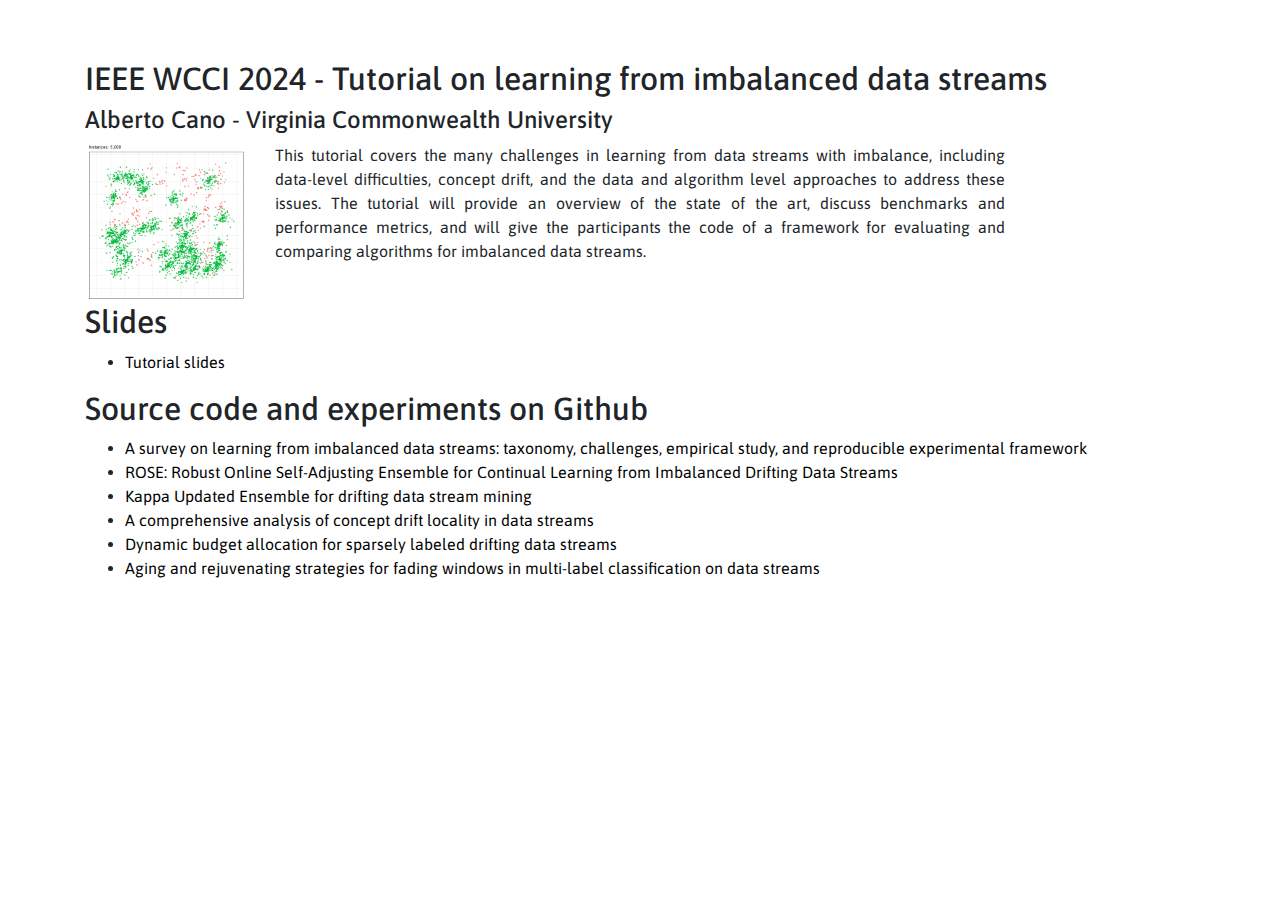
<file: wcci-2024-imbalanced-streams/index.html>
<!DOCTYPE HTML>
<html lang="en">
	<head>
		<meta http-equiv="content-type" content="text/html; charset=UTF-8">
		<title>Alberto Cano - IEEE WCCI 2024 - Tutorial on learning from imbalanced data streams</title>

		<meta name="viewport" content="width=device-width, initial-scale=1">
		<meta name="description" content="Tutorial on learning from imbalanced data streams by Alberto Cano, presented at IEEE WCCI 2024.">
		<meta name="keywords" content="imbalanced data, data streams, ensembles, concept drift, active learning, multi-label learning">
		<link href="https://fonts.googleapis.com/css?family=Asap" rel="stylesheet">
		<link rel="stylesheet" href="https://cdn.jsdelivr.net/npm/bootstrap@4.3.1/dist/css/bootstrap.min.css">
		<link rel="stylesheet" href="https://cdnjs.cloudflare.com/ajax/libs/font-awesome/6.2.1/css/all.min.css">
		<link rel="stylesheet" type="text/css" href="../css/style.css">
		<script src="https://cdnjs.cloudflare.com/ajax/libs/jquery/3.6.1/jquery.min.js"></script>
  		<script src="https://cdnjs.cloudflare.com/ajax/libs/popper.js/2.11.6/umd/popper.min.js"></script>
  		<script src="https://cdnjs.cloudflare.com/ajax/libs/bootstrap/4.6.2/js/bootstrap.min.js"></script>

	</head>
	<body>
		<div class="container" id="wrapper">

			<div id="content">
				<div>
					<h2>IEEE WCCI 2024 - Tutorial on learning from imbalanced data streams</h2>
					<h4>Alberto Cano - Virginia Commonwealth University</h4>
					<div class="row">
					<div id="photo" class="col-sm-2">
						<img src=dataset.gif style="width: 100%; max-width: 250px" alt="Imbalanced data stream with concept drift"></a>
					</div>
					<div class="col-sm-8">
					<p class="text-justify">
					This tutorial covers the many challenges in learning from data streams with imbalance, including data-level difficulties, concept drift, and the data and algorithm level approaches to address these issues. The tutorial will provide an overview of the state of the art, discuss benchmarks and performance metrics, and will give the participants the code of a framework for evaluating and comparing algorithms for imbalanced data streams.
					</p>
					</div>
					</div>
				</div>
				
				<div>
					<h2>Slides</h2>
					<ul>
						<li><a href=https://docs.google.com/presentation/d/1TySYYSYylfcqCJSEO97ezVcFI-MokD9t/preview >Tutorial slides</a></li>						
					</ul>
				</div>

				<div>
					<h2>Source code and experiments on Github</h2>
					<ul>
						<li><a href=https://github.com/canoalberto/imbalanced-streams >A survey on learning from imbalanced data streams: taxonomy, challenges, empirical study, and reproducible experimental framework</a></li>
						<li><a href=https://github.com/canoalberto/ROSE >ROSE: Robust Online Self-Adjusting Ensemble for Continual Learning from Imbalanced Drifting Data Streams</a></li>
						<li><a href=https://github.com/canoalberto/Kappa-Updated-Ensemble >Kappa Updated Ensemble for drifting data stream mining</a></li>
						<li><a href=https://github.com/gabrieljaguiar/locality-concept-drift >A comprehensive analysis of concept drift locality in data streams</a></li>
						<li><a href=https://github.com/gabrieljaguiar/DBAL >Dynamic budget allocation for sparsely labeled drifting data streams</a></li>
						<li><a href=https://github.com/canoalberto/ARkNN >Aging and rejuvenating strategies for fading windows in multi-label classification on data streams</a></li>
					</ul>
				</div>

			</div>
		</div>
	</body>
</html>
</file>
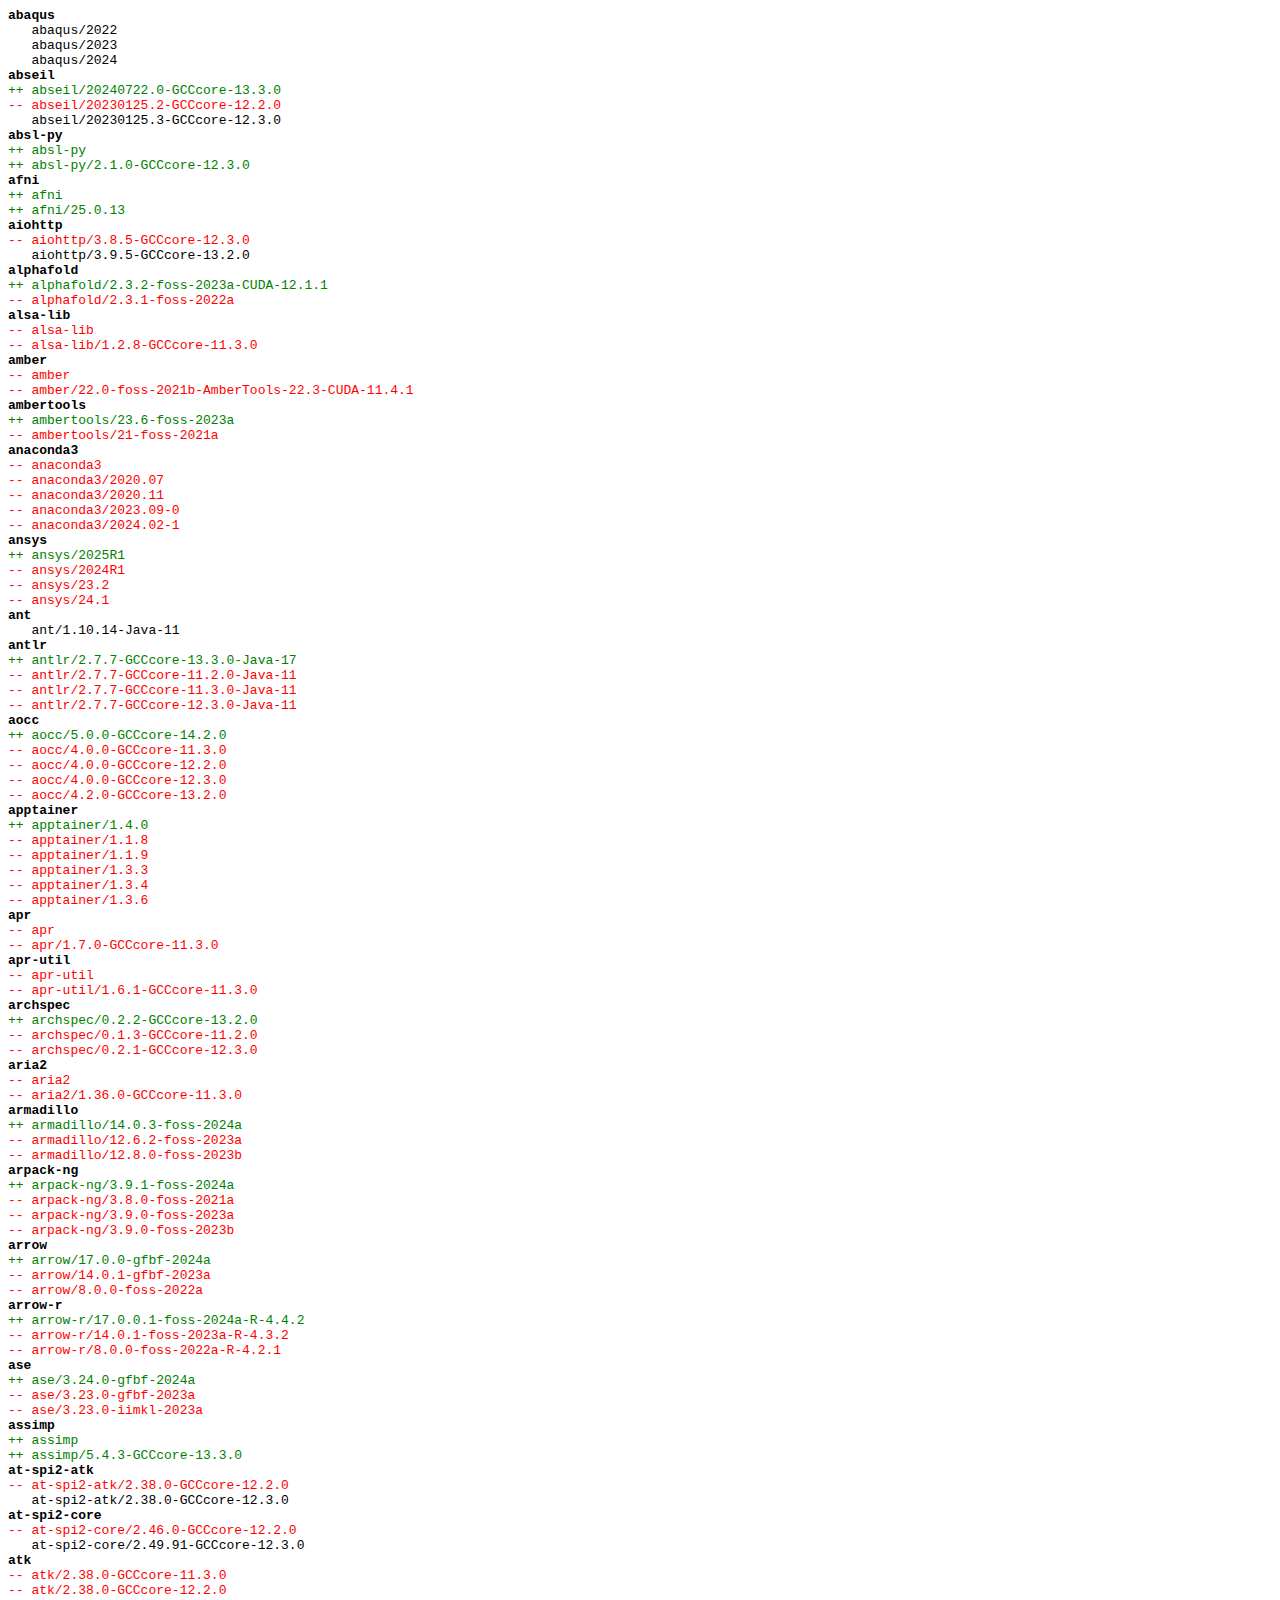
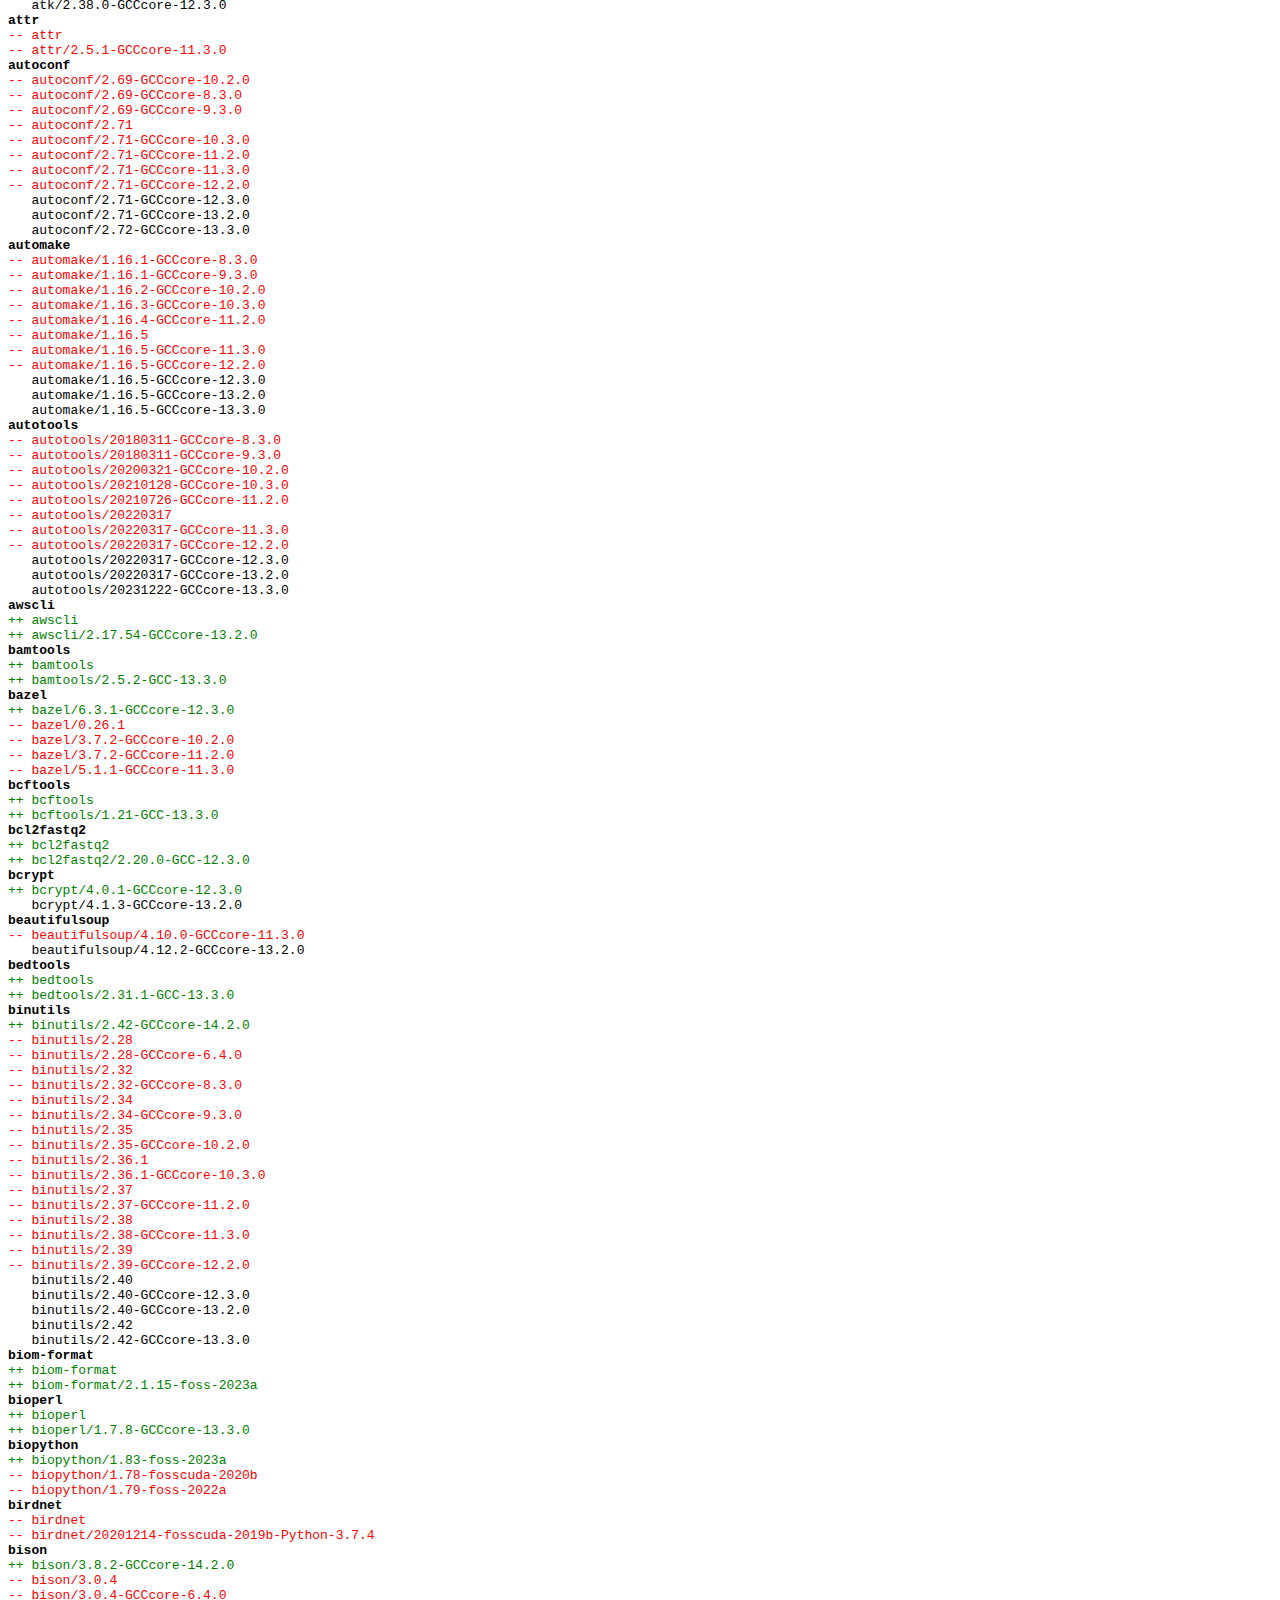
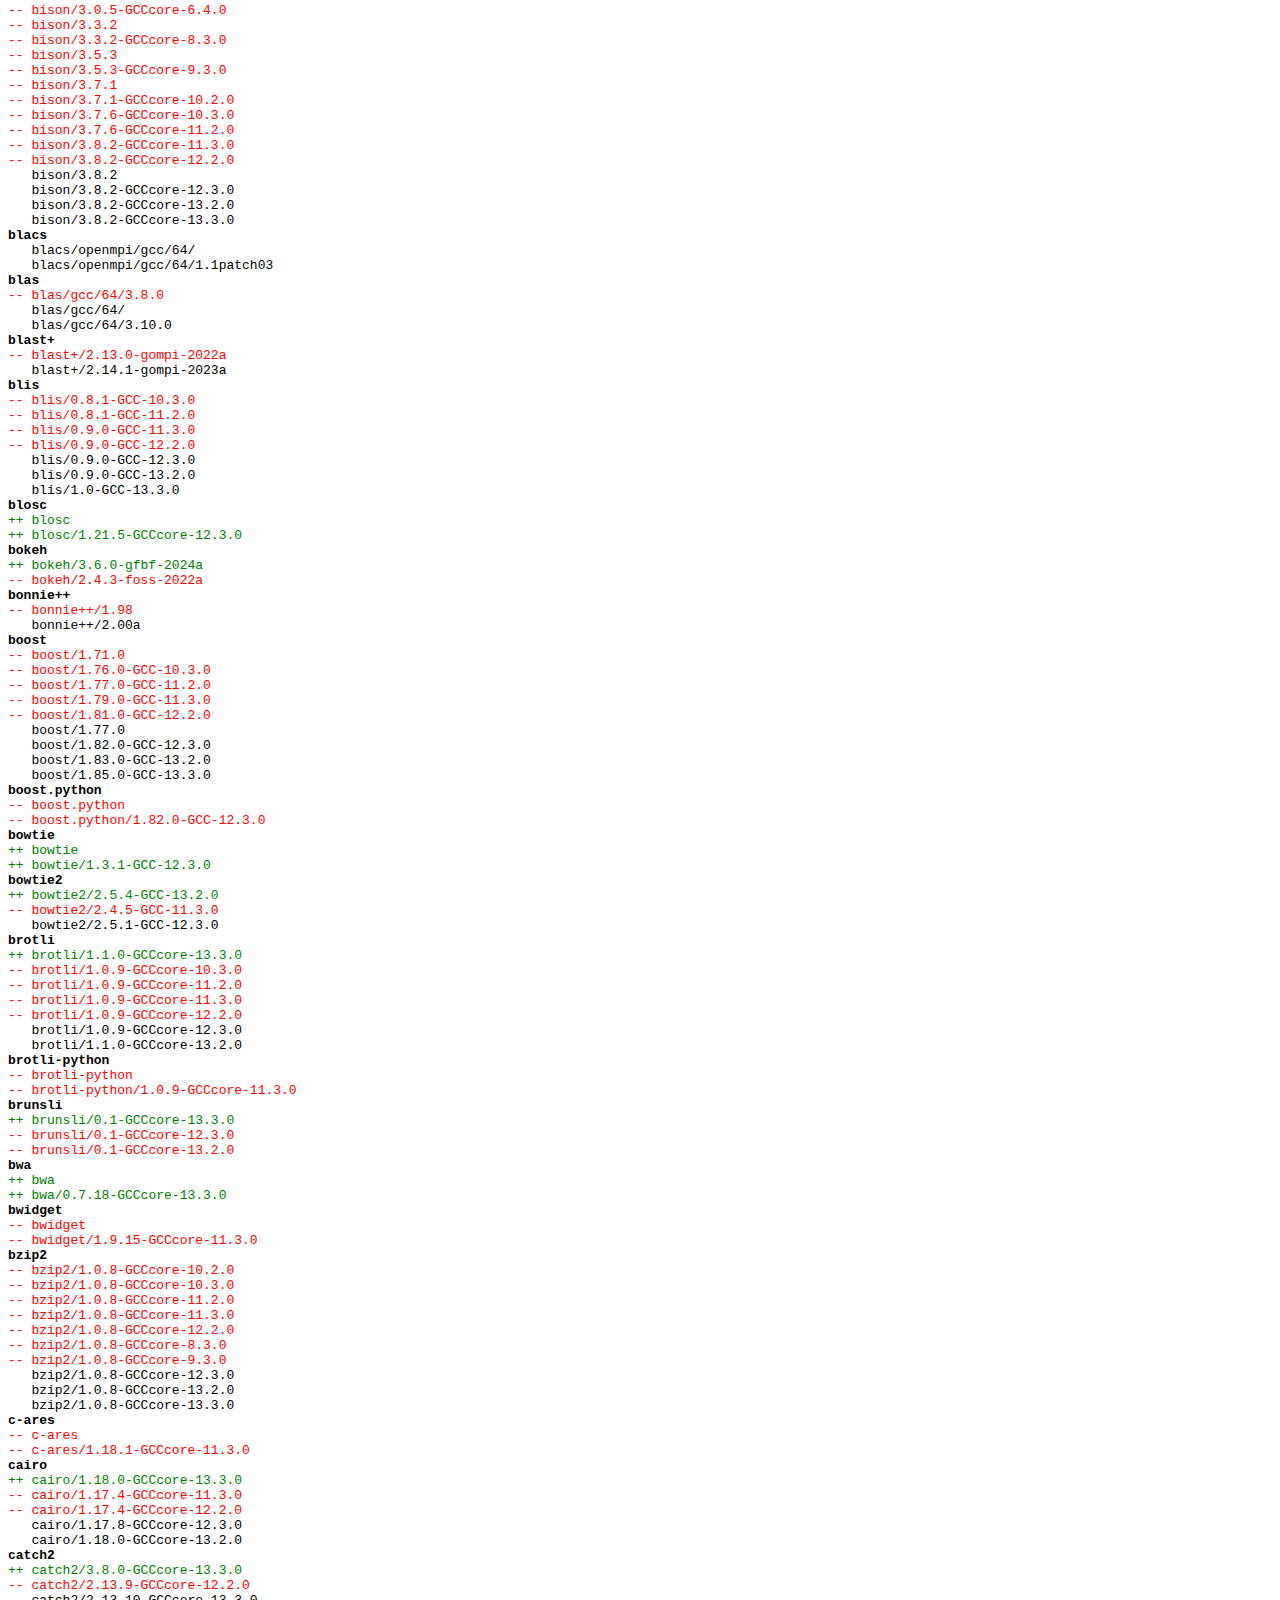
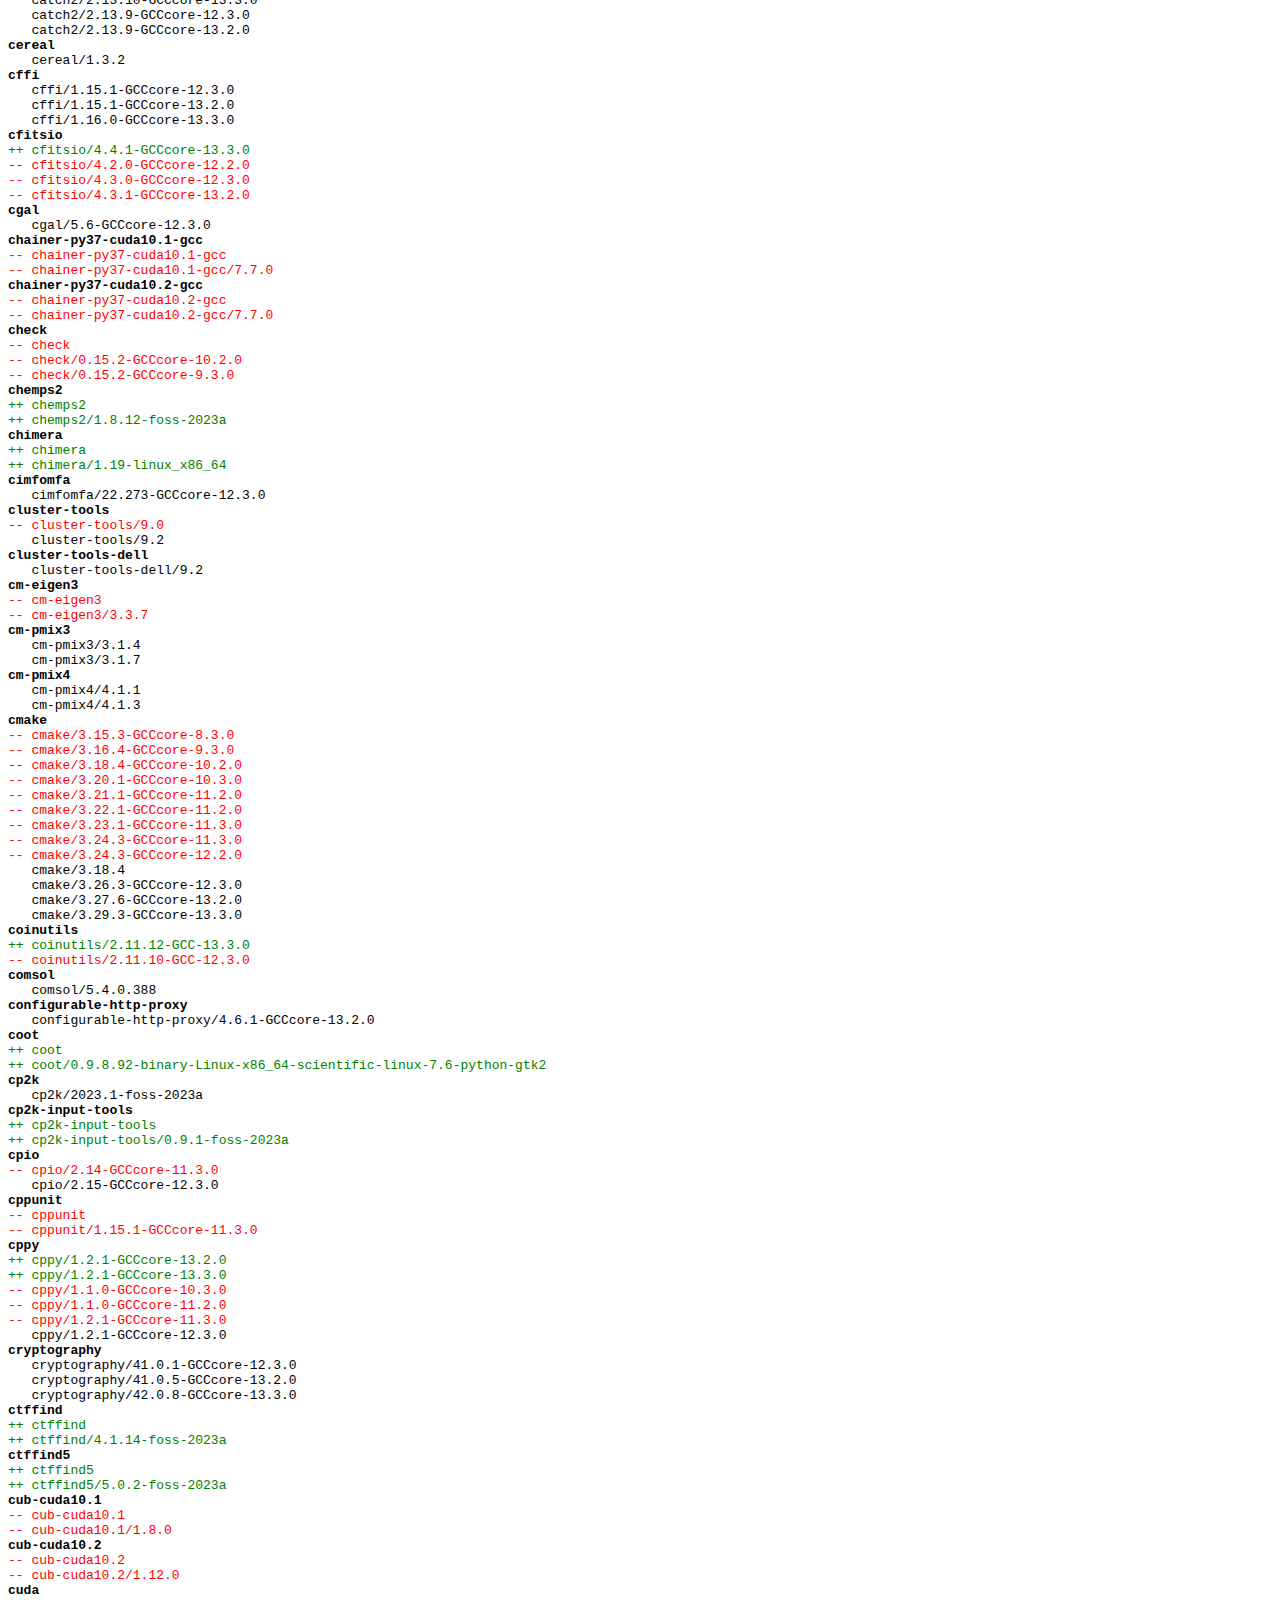
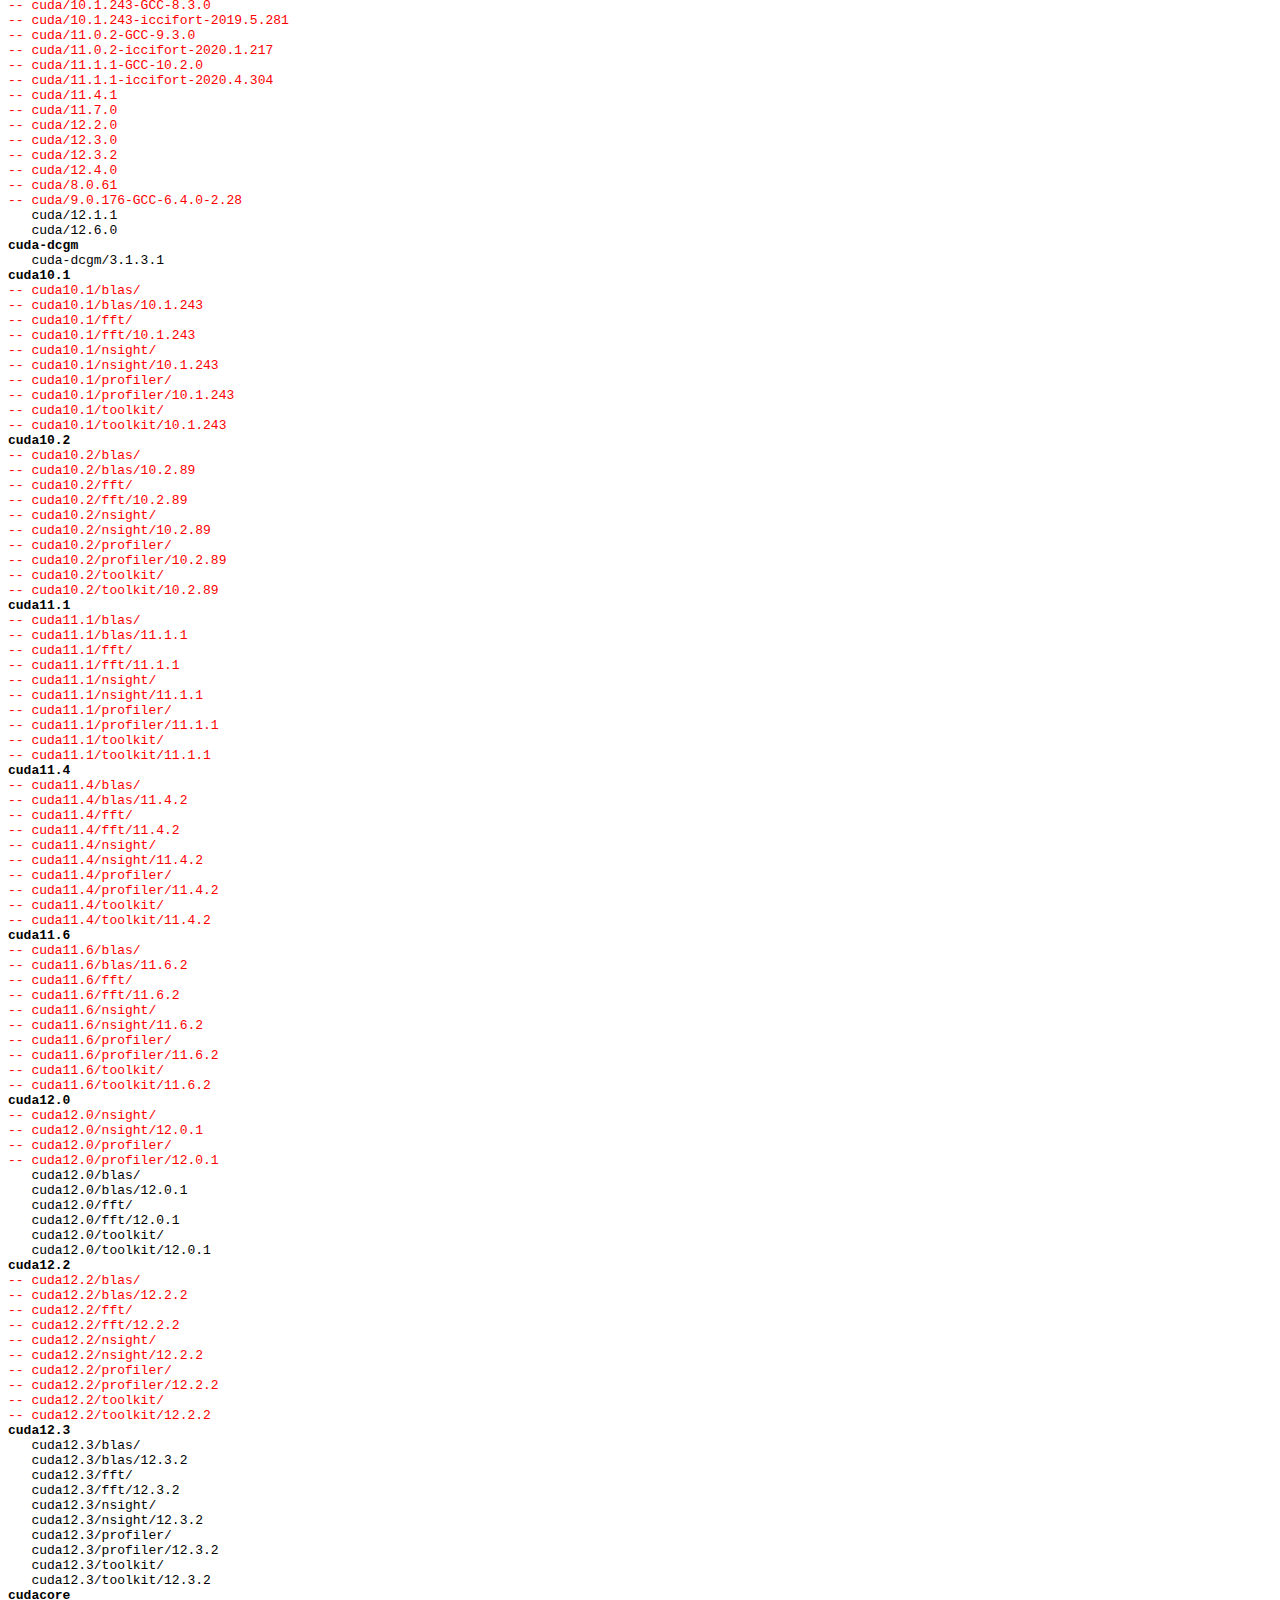
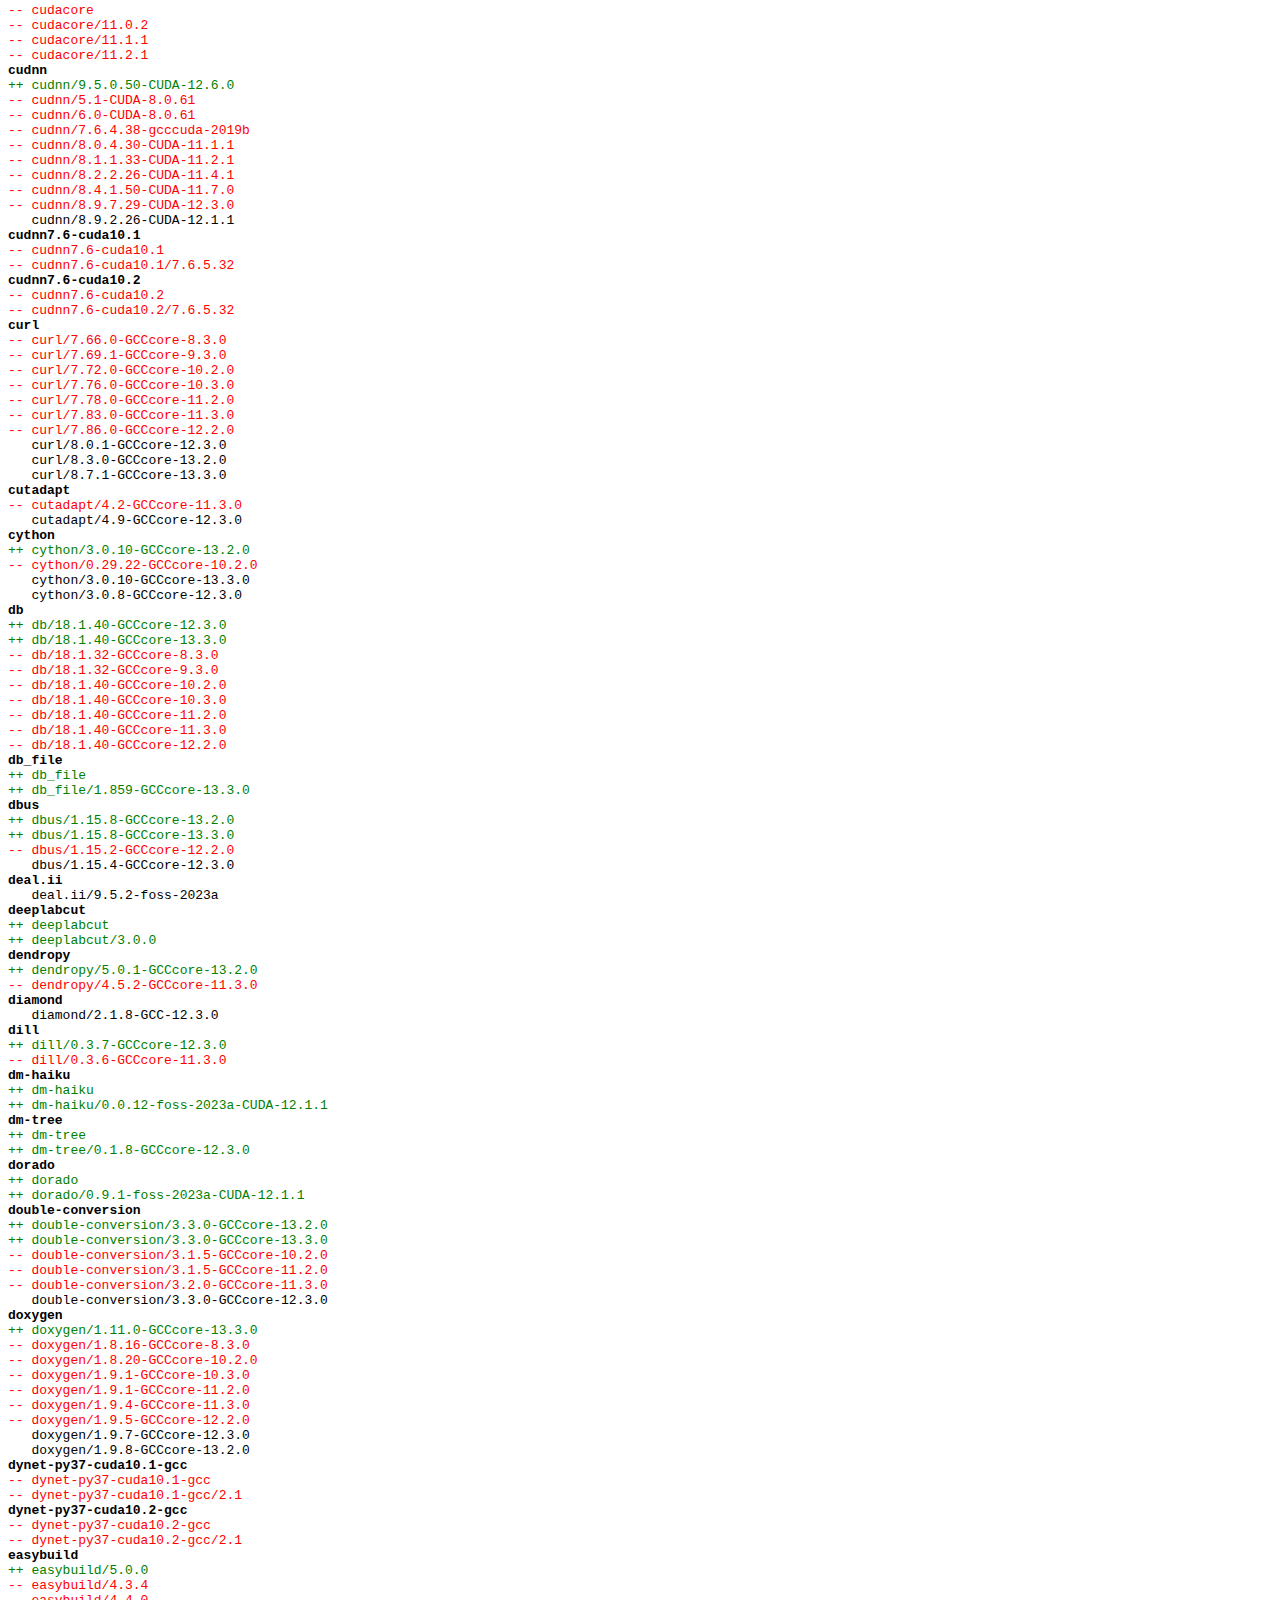
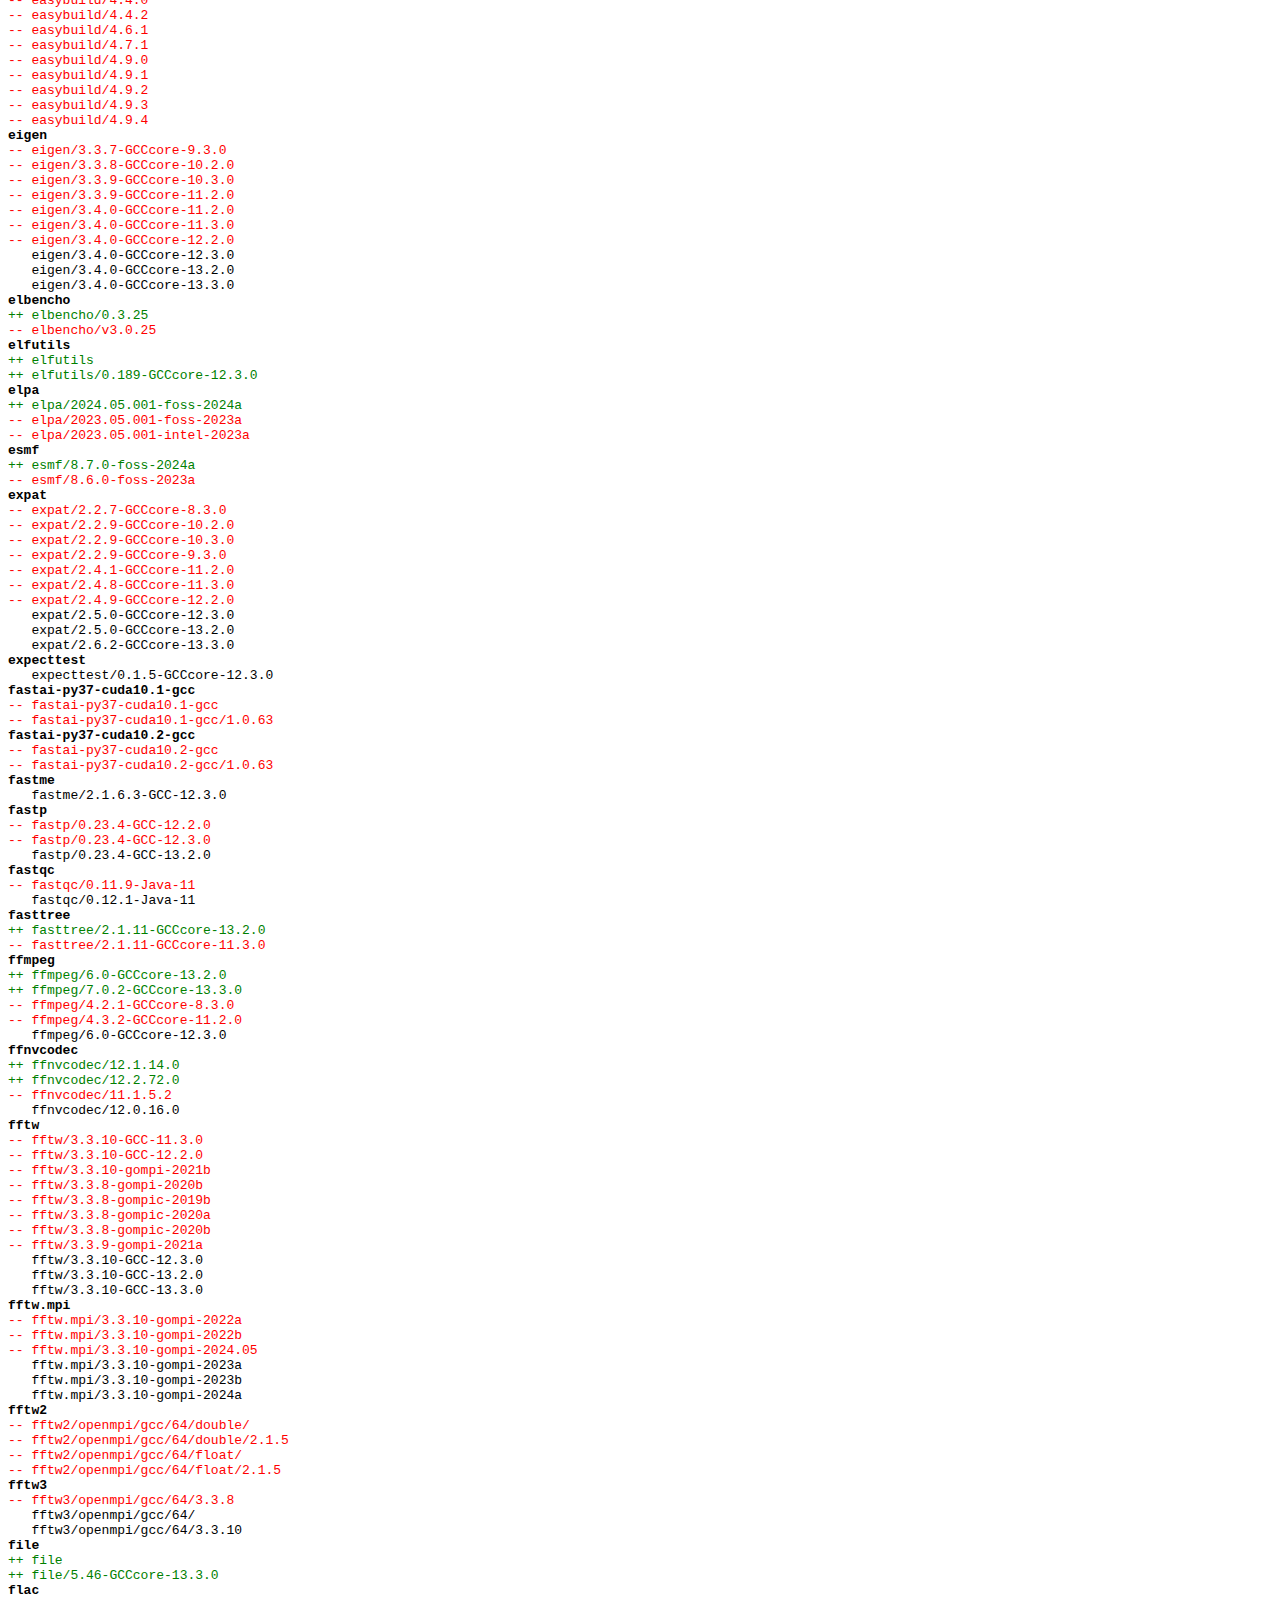
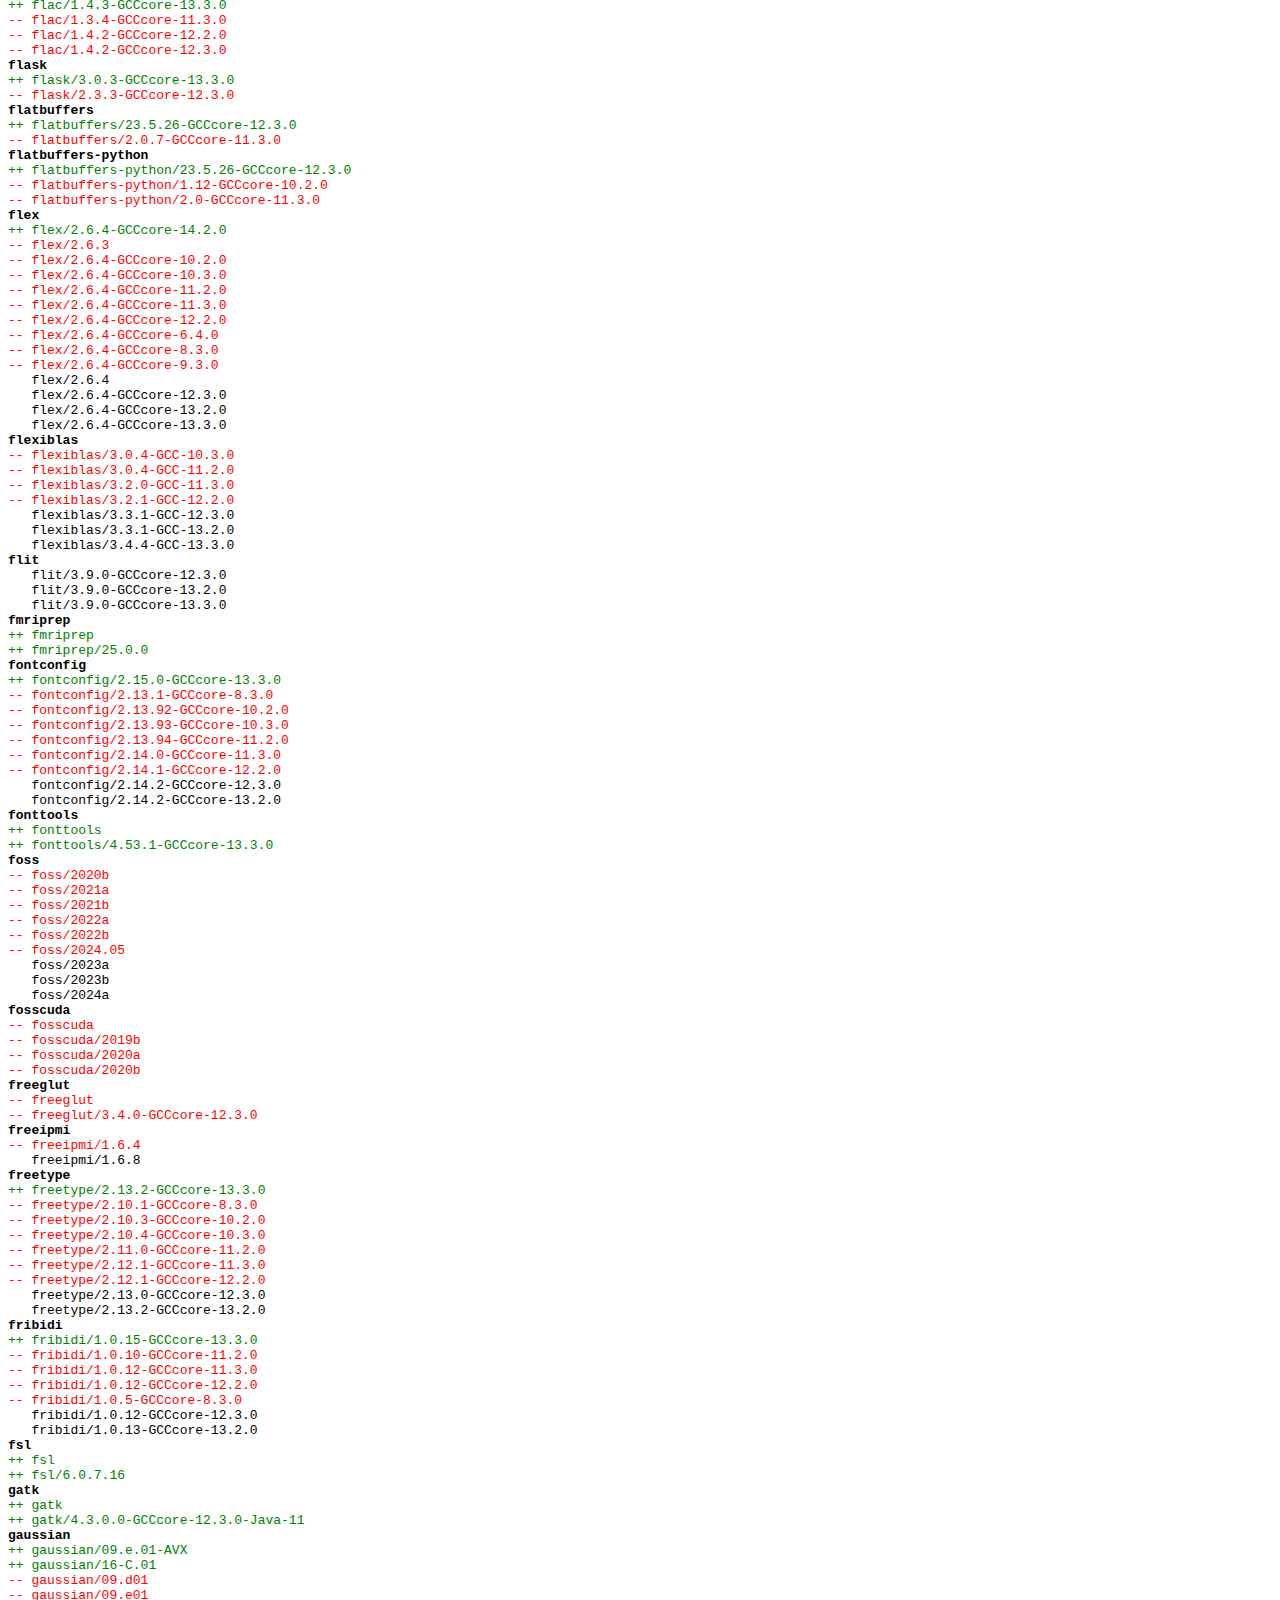
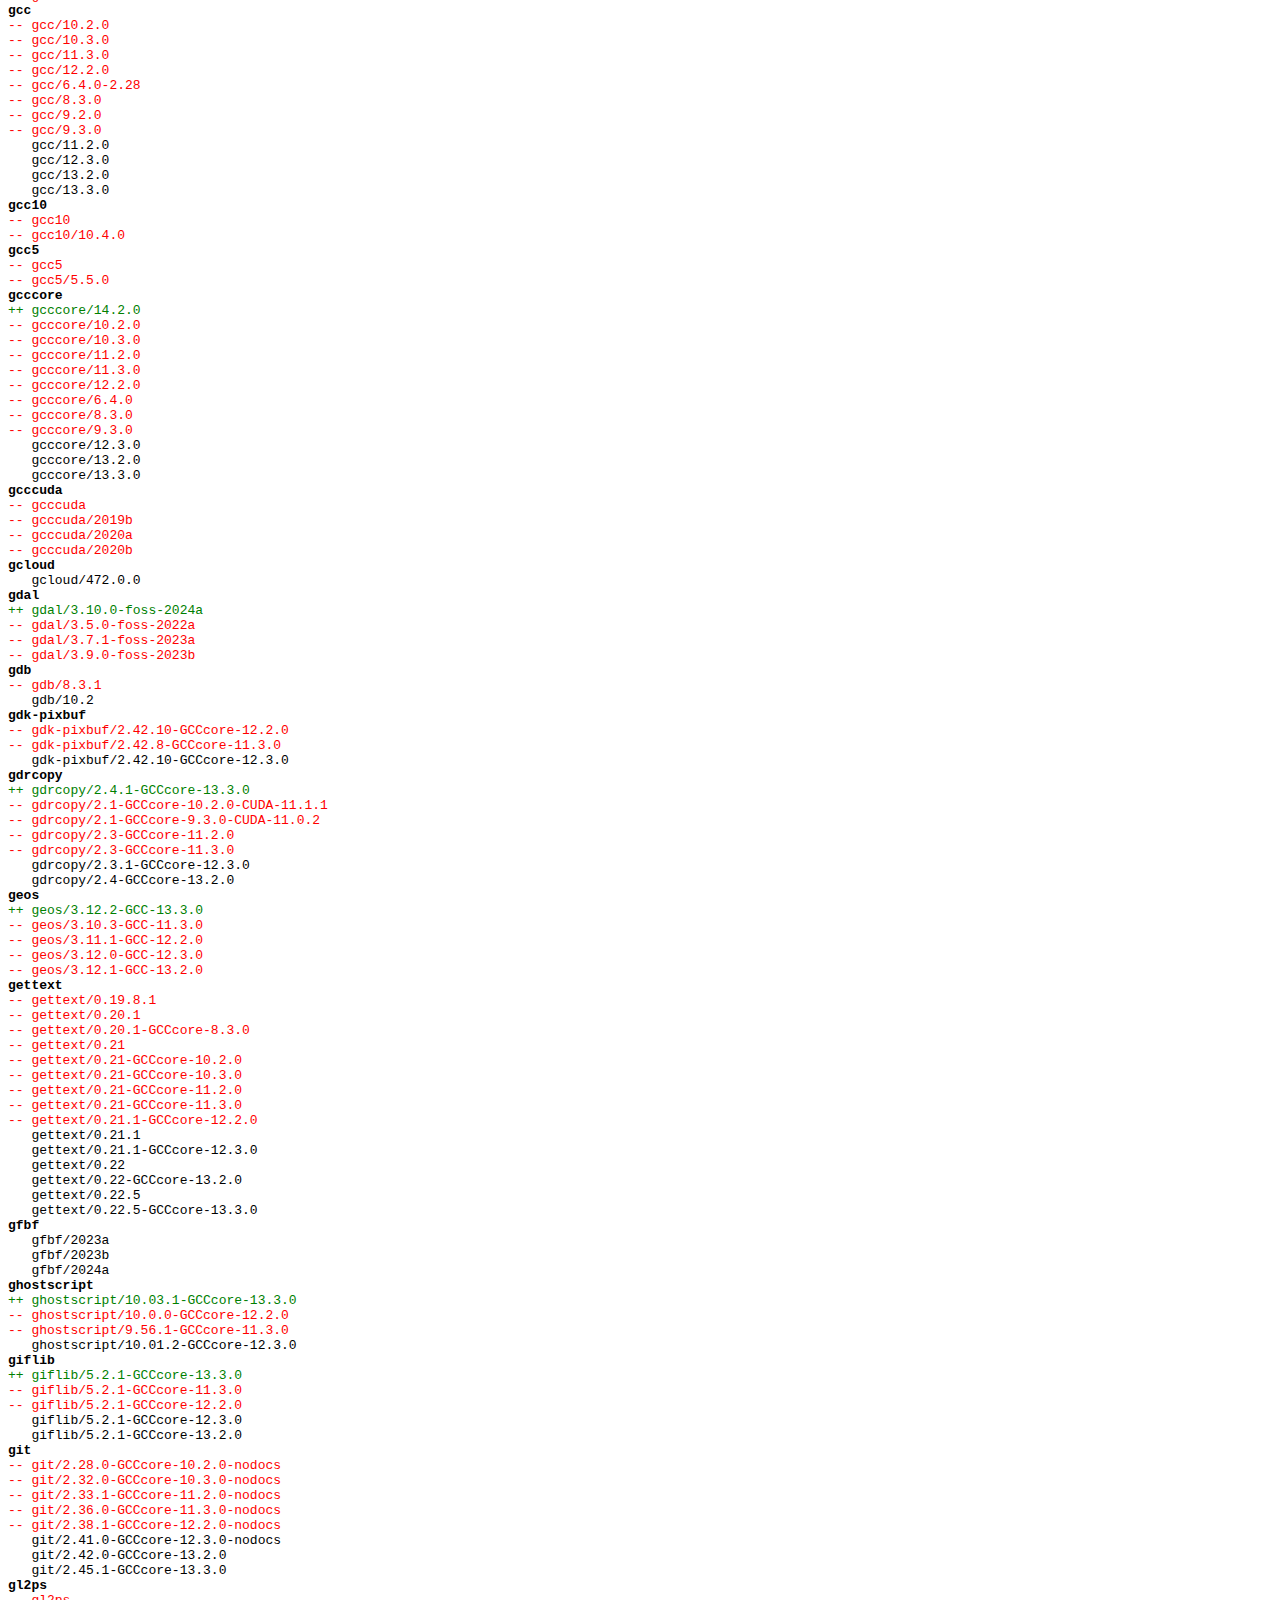
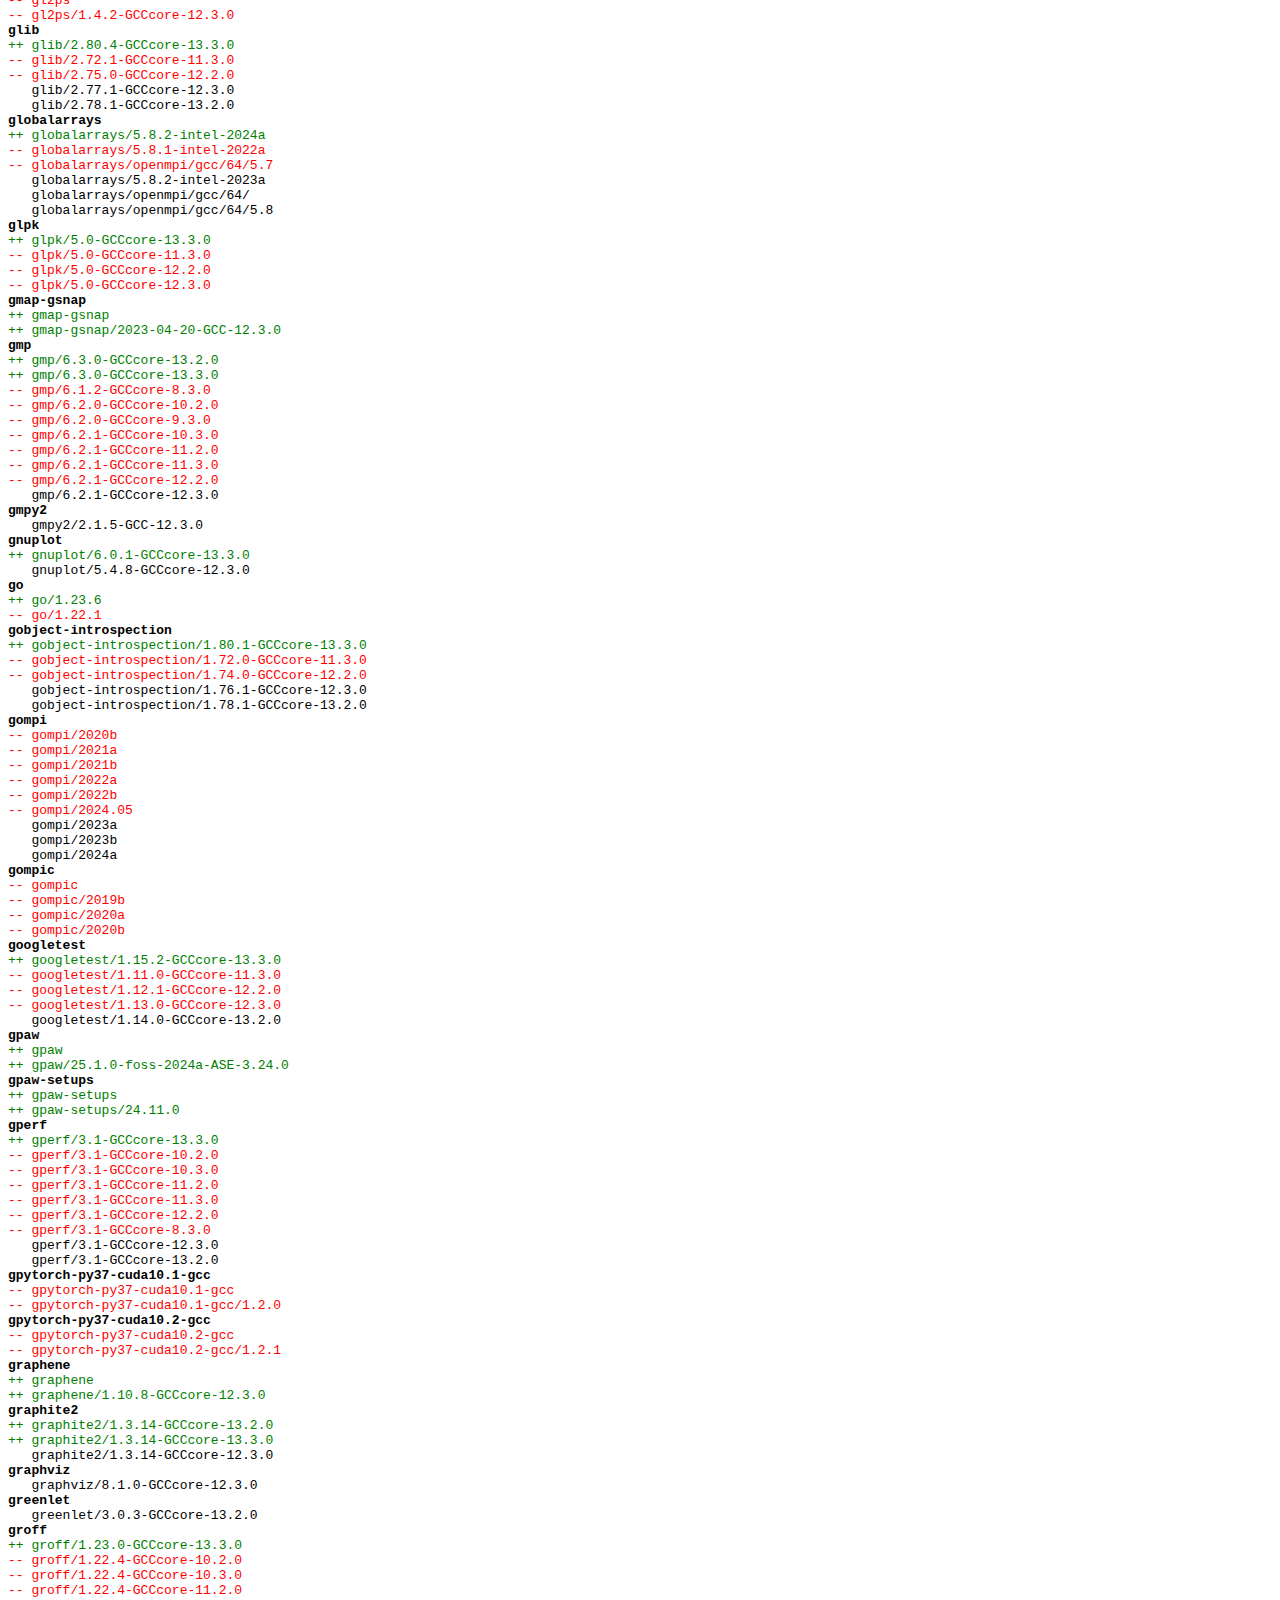
<file: 202505_modules_all.html>
<html><body><pre>
<b>abaqus</b>
   abaqus/2022
   abaqus/2023
   abaqus/2024
<b>abseil</b>
<span style="color: green;">++ abseil/20240722.0-GCCcore-13.3.0</span>
<span style="color: red;">-- abseil/20230125.2-GCCcore-12.2.0</span>
   abseil/20230125.3-GCCcore-12.3.0
<b>absl-py</b>
<span style="color: green;">++ absl-py</span>
<span style="color: green;">++ absl-py/2.1.0-GCCcore-12.3.0</span>
<b>afni</b>
<span style="color: green;">++ afni</span>
<span style="color: green;">++ afni/25.0.13</span>
<b>aiohttp</b>
<span style="color: red;">-- aiohttp/3.8.5-GCCcore-12.3.0</span>
   aiohttp/3.9.5-GCCcore-13.2.0
<b>alphafold</b>
<span style="color: green;">++ alphafold/2.3.2-foss-2023a-CUDA-12.1.1</span>
<span style="color: red;">-- alphafold/2.3.1-foss-2022a</span>
<b>alsa-lib</b>
<span style="color: red;">-- alsa-lib</span>
<span style="color: red;">-- alsa-lib/1.2.8-GCCcore-11.3.0</span>
<b>amber</b>
<span style="color: red;">-- amber</span>
<span style="color: red;">-- amber/22.0-foss-2021b-AmberTools-22.3-CUDA-11.4.1</span>
<b>ambertools</b>
<span style="color: green;">++ ambertools/23.6-foss-2023a</span>
<span style="color: red;">-- ambertools/21-foss-2021a</span>
<b>anaconda3</b>
<span style="color: red;">-- anaconda3</span>
<span style="color: red;">-- anaconda3/2020.07</span>
<span style="color: red;">-- anaconda3/2020.11</span>
<span style="color: red;">-- anaconda3/2023.09-0</span>
<span style="color: red;">-- anaconda3/2024.02-1</span>
<b>ansys</b>
<span style="color: green;">++ ansys/2025R1</span>
<span style="color: red;">-- ansys/2024R1</span>
<span style="color: red;">-- ansys/23.2</span>
<span style="color: red;">-- ansys/24.1</span>
<b>ant</b>
   ant/1.10.14-Java-11
<b>antlr</b>
<span style="color: green;">++ antlr/2.7.7-GCCcore-13.3.0-Java-17</span>
<span style="color: red;">-- antlr/2.7.7-GCCcore-11.2.0-Java-11</span>
<span style="color: red;">-- antlr/2.7.7-GCCcore-11.3.0-Java-11</span>
<span style="color: red;">-- antlr/2.7.7-GCCcore-12.3.0-Java-11</span>
<b>aocc</b>
<span style="color: green;">++ aocc/5.0.0-GCCcore-14.2.0</span>
<span style="color: red;">-- aocc/4.0.0-GCCcore-11.3.0</span>
<span style="color: red;">-- aocc/4.0.0-GCCcore-12.2.0</span>
<span style="color: red;">-- aocc/4.0.0-GCCcore-12.3.0</span>
<span style="color: red;">-- aocc/4.2.0-GCCcore-13.2.0</span>
<b>apptainer</b>
<span style="color: green;">++ apptainer/1.4.0</span>
<span style="color: red;">-- apptainer/1.1.8</span>
<span style="color: red;">-- apptainer/1.1.9</span>
<span style="color: red;">-- apptainer/1.3.3</span>
<span style="color: red;">-- apptainer/1.3.4</span>
<span style="color: red;">-- apptainer/1.3.6</span>
<b>apr</b>
<span style="color: red;">-- apr</span>
<span style="color: red;">-- apr/1.7.0-GCCcore-11.3.0</span>
<b>apr-util</b>
<span style="color: red;">-- apr-util</span>
<span style="color: red;">-- apr-util/1.6.1-GCCcore-11.3.0</span>
<b>archspec</b>
<span style="color: green;">++ archspec/0.2.2-GCCcore-13.2.0</span>
<span style="color: red;">-- archspec/0.1.3-GCCcore-11.2.0</span>
<span style="color: red;">-- archspec/0.2.1-GCCcore-12.3.0</span>
<b>aria2</b>
<span style="color: red;">-- aria2</span>
<span style="color: red;">-- aria2/1.36.0-GCCcore-11.3.0</span>
<b>armadillo</b>
<span style="color: green;">++ armadillo/14.0.3-foss-2024a</span>
<span style="color: red;">-- armadillo/12.6.2-foss-2023a</span>
<span style="color: red;">-- armadillo/12.8.0-foss-2023b</span>
<b>arpack-ng</b>
<span style="color: green;">++ arpack-ng/3.9.1-foss-2024a</span>
<span style="color: red;">-- arpack-ng/3.8.0-foss-2021a</span>
<span style="color: red;">-- arpack-ng/3.9.0-foss-2023a</span>
<span style="color: red;">-- arpack-ng/3.9.0-foss-2023b</span>
<b>arrow</b>
<span style="color: green;">++ arrow/17.0.0-gfbf-2024a</span>
<span style="color: red;">-- arrow/14.0.1-gfbf-2023a</span>
<span style="color: red;">-- arrow/8.0.0-foss-2022a</span>
<b>arrow-r</b>
<span style="color: green;">++ arrow-r/17.0.0.1-foss-2024a-R-4.4.2</span>
<span style="color: red;">-- arrow-r/14.0.1-foss-2023a-R-4.3.2</span>
<span style="color: red;">-- arrow-r/8.0.0-foss-2022a-R-4.2.1</span>
<b>ase</b>
<span style="color: green;">++ ase/3.24.0-gfbf-2024a</span>
<span style="color: red;">-- ase/3.23.0-gfbf-2023a</span>
<span style="color: red;">-- ase/3.23.0-iimkl-2023a</span>
<b>assimp</b>
<span style="color: green;">++ assimp</span>
<span style="color: green;">++ assimp/5.4.3-GCCcore-13.3.0</span>
<b>at-spi2-atk</b>
<span style="color: red;">-- at-spi2-atk/2.38.0-GCCcore-12.2.0</span>
   at-spi2-atk/2.38.0-GCCcore-12.3.0
<b>at-spi2-core</b>
<span style="color: red;">-- at-spi2-core/2.46.0-GCCcore-12.2.0</span>
   at-spi2-core/2.49.91-GCCcore-12.3.0
<b>atk</b>
<span style="color: red;">-- atk/2.38.0-GCCcore-11.3.0</span>
<span style="color: red;">-- atk/2.38.0-GCCcore-12.2.0</span>
   atk/2.38.0-GCCcore-12.3.0
<b>attr</b>
<span style="color: red;">-- attr</span>
<span style="color: red;">-- attr/2.5.1-GCCcore-11.3.0</span>
<b>autoconf</b>
<span style="color: red;">-- autoconf/2.69-GCCcore-10.2.0</span>
<span style="color: red;">-- autoconf/2.69-GCCcore-8.3.0</span>
<span style="color: red;">-- autoconf/2.69-GCCcore-9.3.0</span>
<span style="color: red;">-- autoconf/2.71</span>
<span style="color: red;">-- autoconf/2.71-GCCcore-10.3.0</span>
<span style="color: red;">-- autoconf/2.71-GCCcore-11.2.0</span>
<span style="color: red;">-- autoconf/2.71-GCCcore-11.3.0</span>
<span style="color: red;">-- autoconf/2.71-GCCcore-12.2.0</span>
   autoconf/2.71-GCCcore-12.3.0
   autoconf/2.71-GCCcore-13.2.0
   autoconf/2.72-GCCcore-13.3.0
<b>automake</b>
<span style="color: red;">-- automake/1.16.1-GCCcore-8.3.0</span>
<span style="color: red;">-- automake/1.16.1-GCCcore-9.3.0</span>
<span style="color: red;">-- automake/1.16.2-GCCcore-10.2.0</span>
<span style="color: red;">-- automake/1.16.3-GCCcore-10.3.0</span>
<span style="color: red;">-- automake/1.16.4-GCCcore-11.2.0</span>
<span style="color: red;">-- automake/1.16.5</span>
<span style="color: red;">-- automake/1.16.5-GCCcore-11.3.0</span>
<span style="color: red;">-- automake/1.16.5-GCCcore-12.2.0</span>
   automake/1.16.5-GCCcore-12.3.0
   automake/1.16.5-GCCcore-13.2.0
   automake/1.16.5-GCCcore-13.3.0
<b>autotools</b>
<span style="color: red;">-- autotools/20180311-GCCcore-8.3.0</span>
<span style="color: red;">-- autotools/20180311-GCCcore-9.3.0</span>
<span style="color: red;">-- autotools/20200321-GCCcore-10.2.0</span>
<span style="color: red;">-- autotools/20210128-GCCcore-10.3.0</span>
<span style="color: red;">-- autotools/20210726-GCCcore-11.2.0</span>
<span style="color: red;">-- autotools/20220317</span>
<span style="color: red;">-- autotools/20220317-GCCcore-11.3.0</span>
<span style="color: red;">-- autotools/20220317-GCCcore-12.2.0</span>
   autotools/20220317-GCCcore-12.3.0
   autotools/20220317-GCCcore-13.2.0
   autotools/20231222-GCCcore-13.3.0
<b>awscli</b>
<span style="color: green;">++ awscli</span>
<span style="color: green;">++ awscli/2.17.54-GCCcore-13.2.0</span>
<b>bamtools</b>
<span style="color: green;">++ bamtools</span>
<span style="color: green;">++ bamtools/2.5.2-GCC-13.3.0</span>
<b>bazel</b>
<span style="color: green;">++ bazel/6.3.1-GCCcore-12.3.0</span>
<span style="color: red;">-- bazel/0.26.1</span>
<span style="color: red;">-- bazel/3.7.2-GCCcore-10.2.0</span>
<span style="color: red;">-- bazel/3.7.2-GCCcore-11.2.0</span>
<span style="color: red;">-- bazel/5.1.1-GCCcore-11.3.0</span>
<b>bcftools</b>
<span style="color: green;">++ bcftools</span>
<span style="color: green;">++ bcftools/1.21-GCC-13.3.0</span>
<b>bcl2fastq2</b>
<span style="color: green;">++ bcl2fastq2</span>
<span style="color: green;">++ bcl2fastq2/2.20.0-GCC-12.3.0</span>
<b>bcrypt</b>
<span style="color: green;">++ bcrypt/4.0.1-GCCcore-12.3.0</span>
   bcrypt/4.1.3-GCCcore-13.2.0
<b>beautifulsoup</b>
<span style="color: red;">-- beautifulsoup/4.10.0-GCCcore-11.3.0</span>
   beautifulsoup/4.12.2-GCCcore-13.2.0
<b>bedtools</b>
<span style="color: green;">++ bedtools</span>
<span style="color: green;">++ bedtools/2.31.1-GCC-13.3.0</span>
<b>binutils</b>
<span style="color: green;">++ binutils/2.42-GCCcore-14.2.0</span>
<span style="color: red;">-- binutils/2.28</span>
<span style="color: red;">-- binutils/2.28-GCCcore-6.4.0</span>
<span style="color: red;">-- binutils/2.32</span>
<span style="color: red;">-- binutils/2.32-GCCcore-8.3.0</span>
<span style="color: red;">-- binutils/2.34</span>
<span style="color: red;">-- binutils/2.34-GCCcore-9.3.0</span>
<span style="color: red;">-- binutils/2.35</span>
<span style="color: red;">-- binutils/2.35-GCCcore-10.2.0</span>
<span style="color: red;">-- binutils/2.36.1</span>
<span style="color: red;">-- binutils/2.36.1-GCCcore-10.3.0</span>
<span style="color: red;">-- binutils/2.37</span>
<span style="color: red;">-- binutils/2.37-GCCcore-11.2.0</span>
<span style="color: red;">-- binutils/2.38</span>
<span style="color: red;">-- binutils/2.38-GCCcore-11.3.0</span>
<span style="color: red;">-- binutils/2.39</span>
<span style="color: red;">-- binutils/2.39-GCCcore-12.2.0</span>
   binutils/2.40
   binutils/2.40-GCCcore-12.3.0
   binutils/2.40-GCCcore-13.2.0
   binutils/2.42
   binutils/2.42-GCCcore-13.3.0
<b>biom-format</b>
<span style="color: green;">++ biom-format</span>
<span style="color: green;">++ biom-format/2.1.15-foss-2023a</span>
<b>bioperl</b>
<span style="color: green;">++ bioperl</span>
<span style="color: green;">++ bioperl/1.7.8-GCCcore-13.3.0</span>
<b>biopython</b>
<span style="color: green;">++ biopython/1.83-foss-2023a</span>
<span style="color: red;">-- biopython/1.78-fosscuda-2020b</span>
<span style="color: red;">-- biopython/1.79-foss-2022a</span>
<b>birdnet</b>
<span style="color: red;">-- birdnet</span>
<span style="color: red;">-- birdnet/20201214-fosscuda-2019b-Python-3.7.4</span>
<b>bison</b>
<span style="color: green;">++ bison/3.8.2-GCCcore-14.2.0</span>
<span style="color: red;">-- bison/3.0.4</span>
<span style="color: red;">-- bison/3.0.4-GCCcore-6.4.0</span>
<span style="color: red;">-- bison/3.0.5-GCCcore-6.4.0</span>
<span style="color: red;">-- bison/3.3.2</span>
<span style="color: red;">-- bison/3.3.2-GCCcore-8.3.0</span>
<span style="color: red;">-- bison/3.5.3</span>
<span style="color: red;">-- bison/3.5.3-GCCcore-9.3.0</span>
<span style="color: red;">-- bison/3.7.1</span>
<span style="color: red;">-- bison/3.7.1-GCCcore-10.2.0</span>
<span style="color: red;">-- bison/3.7.6-GCCcore-10.3.0</span>
<span style="color: red;">-- bison/3.7.6-GCCcore-11.2.0</span>
<span style="color: red;">-- bison/3.8.2-GCCcore-11.3.0</span>
<span style="color: red;">-- bison/3.8.2-GCCcore-12.2.0</span>
   bison/3.8.2
   bison/3.8.2-GCCcore-12.3.0
   bison/3.8.2-GCCcore-13.2.0
   bison/3.8.2-GCCcore-13.3.0
<b>blacs</b>
   blacs/openmpi/gcc/64/
   blacs/openmpi/gcc/64/1.1patch03
<b>blas</b>
<span style="color: red;">-- blas/gcc/64/3.8.0</span>
   blas/gcc/64/
   blas/gcc/64/3.10.0
<b>blast+</b>
<span style="color: red;">-- blast+/2.13.0-gompi-2022a</span>
   blast+/2.14.1-gompi-2023a
<b>blis</b>
<span style="color: red;">-- blis/0.8.1-GCC-10.3.0</span>
<span style="color: red;">-- blis/0.8.1-GCC-11.2.0</span>
<span style="color: red;">-- blis/0.9.0-GCC-11.3.0</span>
<span style="color: red;">-- blis/0.9.0-GCC-12.2.0</span>
   blis/0.9.0-GCC-12.3.0
   blis/0.9.0-GCC-13.2.0
   blis/1.0-GCC-13.3.0
<b>blosc</b>
<span style="color: green;">++ blosc</span>
<span style="color: green;">++ blosc/1.21.5-GCCcore-12.3.0</span>
<b>bokeh</b>
<span style="color: green;">++ bokeh/3.6.0-gfbf-2024a</span>
<span style="color: red;">-- bokeh/2.4.3-foss-2022a</span>
<b>bonnie++</b>
<span style="color: red;">-- bonnie++/1.98</span>
   bonnie++/2.00a
<b>boost</b>
<span style="color: red;">-- boost/1.71.0</span>
<span style="color: red;">-- boost/1.76.0-GCC-10.3.0</span>
<span style="color: red;">-- boost/1.77.0-GCC-11.2.0</span>
<span style="color: red;">-- boost/1.79.0-GCC-11.3.0</span>
<span style="color: red;">-- boost/1.81.0-GCC-12.2.0</span>
   boost/1.77.0
   boost/1.82.0-GCC-12.3.0
   boost/1.83.0-GCC-13.2.0
   boost/1.85.0-GCC-13.3.0
<b>boost.python</b>
<span style="color: red;">-- boost.python</span>
<span style="color: red;">-- boost.python/1.82.0-GCC-12.3.0</span>
<b>bowtie</b>
<span style="color: green;">++ bowtie</span>
<span style="color: green;">++ bowtie/1.3.1-GCC-12.3.0</span>
<b>bowtie2</b>
<span style="color: green;">++ bowtie2/2.5.4-GCC-13.2.0</span>
<span style="color: red;">-- bowtie2/2.4.5-GCC-11.3.0</span>
   bowtie2/2.5.1-GCC-12.3.0
<b>brotli</b>
<span style="color: green;">++ brotli/1.1.0-GCCcore-13.3.0</span>
<span style="color: red;">-- brotli/1.0.9-GCCcore-10.3.0</span>
<span style="color: red;">-- brotli/1.0.9-GCCcore-11.2.0</span>
<span style="color: red;">-- brotli/1.0.9-GCCcore-11.3.0</span>
<span style="color: red;">-- brotli/1.0.9-GCCcore-12.2.0</span>
   brotli/1.0.9-GCCcore-12.3.0
   brotli/1.1.0-GCCcore-13.2.0
<b>brotli-python</b>
<span style="color: red;">-- brotli-python</span>
<span style="color: red;">-- brotli-python/1.0.9-GCCcore-11.3.0</span>
<b>brunsli</b>
<span style="color: green;">++ brunsli/0.1-GCCcore-13.3.0</span>
<span style="color: red;">-- brunsli/0.1-GCCcore-12.3.0</span>
<span style="color: red;">-- brunsli/0.1-GCCcore-13.2.0</span>
<b>bwa</b>
<span style="color: green;">++ bwa</span>
<span style="color: green;">++ bwa/0.7.18-GCCcore-13.3.0</span>
<b>bwidget</b>
<span style="color: red;">-- bwidget</span>
<span style="color: red;">-- bwidget/1.9.15-GCCcore-11.3.0</span>
<b>bzip2</b>
<span style="color: red;">-- bzip2/1.0.8-GCCcore-10.2.0</span>
<span style="color: red;">-- bzip2/1.0.8-GCCcore-10.3.0</span>
<span style="color: red;">-- bzip2/1.0.8-GCCcore-11.2.0</span>
<span style="color: red;">-- bzip2/1.0.8-GCCcore-11.3.0</span>
<span style="color: red;">-- bzip2/1.0.8-GCCcore-12.2.0</span>
<span style="color: red;">-- bzip2/1.0.8-GCCcore-8.3.0</span>
<span style="color: red;">-- bzip2/1.0.8-GCCcore-9.3.0</span>
   bzip2/1.0.8-GCCcore-12.3.0
   bzip2/1.0.8-GCCcore-13.2.0
   bzip2/1.0.8-GCCcore-13.3.0
<b>c-ares</b>
<span style="color: red;">-- c-ares</span>
<span style="color: red;">-- c-ares/1.18.1-GCCcore-11.3.0</span>
<b>cairo</b>
<span style="color: green;">++ cairo/1.18.0-GCCcore-13.3.0</span>
<span style="color: red;">-- cairo/1.17.4-GCCcore-11.3.0</span>
<span style="color: red;">-- cairo/1.17.4-GCCcore-12.2.0</span>
   cairo/1.17.8-GCCcore-12.3.0
   cairo/1.18.0-GCCcore-13.2.0
<b>catch2</b>
<span style="color: green;">++ catch2/3.8.0-GCCcore-13.3.0</span>
<span style="color: red;">-- catch2/2.13.9-GCCcore-12.2.0</span>
   catch2/2.13.10-GCCcore-13.3.0
   catch2/2.13.9-GCCcore-12.3.0
   catch2/2.13.9-GCCcore-13.2.0
<b>cereal</b>
   cereal/1.3.2
<b>cffi</b>
   cffi/1.15.1-GCCcore-12.3.0
   cffi/1.15.1-GCCcore-13.2.0
   cffi/1.16.0-GCCcore-13.3.0
<b>cfitsio</b>
<span style="color: green;">++ cfitsio/4.4.1-GCCcore-13.3.0</span>
<span style="color: red;">-- cfitsio/4.2.0-GCCcore-12.2.0</span>
<span style="color: red;">-- cfitsio/4.3.0-GCCcore-12.3.0</span>
<span style="color: red;">-- cfitsio/4.3.1-GCCcore-13.2.0</span>
<b>cgal</b>
   cgal/5.6-GCCcore-12.3.0
<b>chainer-py37-cuda10.1-gcc</b>
<span style="color: red;">-- chainer-py37-cuda10.1-gcc</span>
<span style="color: red;">-- chainer-py37-cuda10.1-gcc/7.7.0</span>
<b>chainer-py37-cuda10.2-gcc</b>
<span style="color: red;">-- chainer-py37-cuda10.2-gcc</span>
<span style="color: red;">-- chainer-py37-cuda10.2-gcc/7.7.0</span>
<b>check</b>
<span style="color: red;">-- check</span>
<span style="color: red;">-- check/0.15.2-GCCcore-10.2.0</span>
<span style="color: red;">-- check/0.15.2-GCCcore-9.3.0</span>
<b>chemps2</b>
<span style="color: green;">++ chemps2</span>
<span style="color: green;">++ chemps2/1.8.12-foss-2023a</span>
<b>chimera</b>
<span style="color: green;">++ chimera</span>
<span style="color: green;">++ chimera/1.19-linux_x86_64</span>
<b>cimfomfa</b>
   cimfomfa/22.273-GCCcore-12.3.0
<b>cluster-tools</b>
<span style="color: red;">-- cluster-tools/9.0</span>
   cluster-tools/9.2
<b>cluster-tools-dell</b>
   cluster-tools-dell/9.2
<b>cm-eigen3</b>
<span style="color: red;">-- cm-eigen3</span>
<span style="color: red;">-- cm-eigen3/3.3.7</span>
<b>cm-pmix3</b>
   cm-pmix3/3.1.4
   cm-pmix3/3.1.7
<b>cm-pmix4</b>
   cm-pmix4/4.1.1
   cm-pmix4/4.1.3
<b>cmake</b>
<span style="color: red;">-- cmake/3.15.3-GCCcore-8.3.0</span>
<span style="color: red;">-- cmake/3.16.4-GCCcore-9.3.0</span>
<span style="color: red;">-- cmake/3.18.4-GCCcore-10.2.0</span>
<span style="color: red;">-- cmake/3.20.1-GCCcore-10.3.0</span>
<span style="color: red;">-- cmake/3.21.1-GCCcore-11.2.0</span>
<span style="color: red;">-- cmake/3.22.1-GCCcore-11.2.0</span>
<span style="color: red;">-- cmake/3.23.1-GCCcore-11.3.0</span>
<span style="color: red;">-- cmake/3.24.3-GCCcore-11.3.0</span>
<span style="color: red;">-- cmake/3.24.3-GCCcore-12.2.0</span>
   cmake/3.18.4
   cmake/3.26.3-GCCcore-12.3.0
   cmake/3.27.6-GCCcore-13.2.0
   cmake/3.29.3-GCCcore-13.3.0
<b>coinutils</b>
<span style="color: green;">++ coinutils/2.11.12-GCC-13.3.0</span>
<span style="color: red;">-- coinutils/2.11.10-GCC-12.3.0</span>
<b>comsol</b>
   comsol/5.4.0.388
<b>configurable-http-proxy</b>
   configurable-http-proxy/4.6.1-GCCcore-13.2.0
<b>coot</b>
<span style="color: green;">++ coot</span>
<span style="color: green;">++ coot/0.9.8.92-binary-Linux-x86_64-scientific-linux-7.6-python-gtk2</span>
<b>cp2k</b>
   cp2k/2023.1-foss-2023a
<b>cp2k-input-tools</b>
<span style="color: green;">++ cp2k-input-tools</span>
<span style="color: green;">++ cp2k-input-tools/0.9.1-foss-2023a</span>
<b>cpio</b>
<span style="color: red;">-- cpio/2.14-GCCcore-11.3.0</span>
   cpio/2.15-GCCcore-12.3.0
<b>cppunit</b>
<span style="color: red;">-- cppunit</span>
<span style="color: red;">-- cppunit/1.15.1-GCCcore-11.3.0</span>
<b>cppy</b>
<span style="color: green;">++ cppy/1.2.1-GCCcore-13.2.0</span>
<span style="color: green;">++ cppy/1.2.1-GCCcore-13.3.0</span>
<span style="color: red;">-- cppy/1.1.0-GCCcore-10.3.0</span>
<span style="color: red;">-- cppy/1.1.0-GCCcore-11.2.0</span>
<span style="color: red;">-- cppy/1.2.1-GCCcore-11.3.0</span>
   cppy/1.2.1-GCCcore-12.3.0
<b>cryptography</b>
   cryptography/41.0.1-GCCcore-12.3.0
   cryptography/41.0.5-GCCcore-13.2.0
   cryptography/42.0.8-GCCcore-13.3.0
<b>ctffind</b>
<span style="color: green;">++ ctffind</span>
<span style="color: green;">++ ctffind/4.1.14-foss-2023a</span>
<b>ctffind5</b>
<span style="color: green;">++ ctffind5</span>
<span style="color: green;">++ ctffind5/5.0.2-foss-2023a</span>
<b>cub-cuda10.1</b>
<span style="color: red;">-- cub-cuda10.1</span>
<span style="color: red;">-- cub-cuda10.1/1.8.0</span>
<b>cub-cuda10.2</b>
<span style="color: red;">-- cub-cuda10.2</span>
<span style="color: red;">-- cub-cuda10.2/1.12.0</span>
<b>cuda</b>
<span style="color: red;">-- cuda/10.1.243-GCC-8.3.0</span>
<span style="color: red;">-- cuda/10.1.243-iccifort-2019.5.281</span>
<span style="color: red;">-- cuda/11.0.2-GCC-9.3.0</span>
<span style="color: red;">-- cuda/11.0.2-iccifort-2020.1.217</span>
<span style="color: red;">-- cuda/11.1.1-GCC-10.2.0</span>
<span style="color: red;">-- cuda/11.1.1-iccifort-2020.4.304</span>
<span style="color: red;">-- cuda/11.4.1</span>
<span style="color: red;">-- cuda/11.7.0</span>
<span style="color: red;">-- cuda/12.2.0</span>
<span style="color: red;">-- cuda/12.3.0</span>
<span style="color: red;">-- cuda/12.3.2</span>
<span style="color: red;">-- cuda/12.4.0</span>
<span style="color: red;">-- cuda/8.0.61</span>
<span style="color: red;">-- cuda/9.0.176-GCC-6.4.0-2.28</span>
   cuda/12.1.1
   cuda/12.6.0
<b>cuda-dcgm</b>
   cuda-dcgm/3.1.3.1
<b>cuda10.1</b>
<span style="color: red;">-- cuda10.1/blas/</span>
<span style="color: red;">-- cuda10.1/blas/10.1.243</span>
<span style="color: red;">-- cuda10.1/fft/</span>
<span style="color: red;">-- cuda10.1/fft/10.1.243</span>
<span style="color: red;">-- cuda10.1/nsight/</span>
<span style="color: red;">-- cuda10.1/nsight/10.1.243</span>
<span style="color: red;">-- cuda10.1/profiler/</span>
<span style="color: red;">-- cuda10.1/profiler/10.1.243</span>
<span style="color: red;">-- cuda10.1/toolkit/</span>
<span style="color: red;">-- cuda10.1/toolkit/10.1.243</span>
<b>cuda10.2</b>
<span style="color: red;">-- cuda10.2/blas/</span>
<span style="color: red;">-- cuda10.2/blas/10.2.89</span>
<span style="color: red;">-- cuda10.2/fft/</span>
<span style="color: red;">-- cuda10.2/fft/10.2.89</span>
<span style="color: red;">-- cuda10.2/nsight/</span>
<span style="color: red;">-- cuda10.2/nsight/10.2.89</span>
<span style="color: red;">-- cuda10.2/profiler/</span>
<span style="color: red;">-- cuda10.2/profiler/10.2.89</span>
<span style="color: red;">-- cuda10.2/toolkit/</span>
<span style="color: red;">-- cuda10.2/toolkit/10.2.89</span>
<b>cuda11.1</b>
<span style="color: red;">-- cuda11.1/blas/</span>
<span style="color: red;">-- cuda11.1/blas/11.1.1</span>
<span style="color: red;">-- cuda11.1/fft/</span>
<span style="color: red;">-- cuda11.1/fft/11.1.1</span>
<span style="color: red;">-- cuda11.1/nsight/</span>
<span style="color: red;">-- cuda11.1/nsight/11.1.1</span>
<span style="color: red;">-- cuda11.1/profiler/</span>
<span style="color: red;">-- cuda11.1/profiler/11.1.1</span>
<span style="color: red;">-- cuda11.1/toolkit/</span>
<span style="color: red;">-- cuda11.1/toolkit/11.1.1</span>
<b>cuda11.4</b>
<span style="color: red;">-- cuda11.4/blas/</span>
<span style="color: red;">-- cuda11.4/blas/11.4.2</span>
<span style="color: red;">-- cuda11.4/fft/</span>
<span style="color: red;">-- cuda11.4/fft/11.4.2</span>
<span style="color: red;">-- cuda11.4/nsight/</span>
<span style="color: red;">-- cuda11.4/nsight/11.4.2</span>
<span style="color: red;">-- cuda11.4/profiler/</span>
<span style="color: red;">-- cuda11.4/profiler/11.4.2</span>
<span style="color: red;">-- cuda11.4/toolkit/</span>
<span style="color: red;">-- cuda11.4/toolkit/11.4.2</span>
<b>cuda11.6</b>
<span style="color: red;">-- cuda11.6/blas/</span>
<span style="color: red;">-- cuda11.6/blas/11.6.2</span>
<span style="color: red;">-- cuda11.6/fft/</span>
<span style="color: red;">-- cuda11.6/fft/11.6.2</span>
<span style="color: red;">-- cuda11.6/nsight/</span>
<span style="color: red;">-- cuda11.6/nsight/11.6.2</span>
<span style="color: red;">-- cuda11.6/profiler/</span>
<span style="color: red;">-- cuda11.6/profiler/11.6.2</span>
<span style="color: red;">-- cuda11.6/toolkit/</span>
<span style="color: red;">-- cuda11.6/toolkit/11.6.2</span>
<b>cuda12.0</b>
<span style="color: red;">-- cuda12.0/nsight/</span>
<span style="color: red;">-- cuda12.0/nsight/12.0.1</span>
<span style="color: red;">-- cuda12.0/profiler/</span>
<span style="color: red;">-- cuda12.0/profiler/12.0.1</span>
   cuda12.0/blas/
   cuda12.0/blas/12.0.1
   cuda12.0/fft/
   cuda12.0/fft/12.0.1
   cuda12.0/toolkit/
   cuda12.0/toolkit/12.0.1
<b>cuda12.2</b>
<span style="color: red;">-- cuda12.2/blas/</span>
<span style="color: red;">-- cuda12.2/blas/12.2.2</span>
<span style="color: red;">-- cuda12.2/fft/</span>
<span style="color: red;">-- cuda12.2/fft/12.2.2</span>
<span style="color: red;">-- cuda12.2/nsight/</span>
<span style="color: red;">-- cuda12.2/nsight/12.2.2</span>
<span style="color: red;">-- cuda12.2/profiler/</span>
<span style="color: red;">-- cuda12.2/profiler/12.2.2</span>
<span style="color: red;">-- cuda12.2/toolkit/</span>
<span style="color: red;">-- cuda12.2/toolkit/12.2.2</span>
<b>cuda12.3</b>
   cuda12.3/blas/
   cuda12.3/blas/12.3.2
   cuda12.3/fft/
   cuda12.3/fft/12.3.2
   cuda12.3/nsight/
   cuda12.3/nsight/12.3.2
   cuda12.3/profiler/
   cuda12.3/profiler/12.3.2
   cuda12.3/toolkit/
   cuda12.3/toolkit/12.3.2
<b>cudacore</b>
<span style="color: red;">-- cudacore</span>
<span style="color: red;">-- cudacore/11.0.2</span>
<span style="color: red;">-- cudacore/11.1.1</span>
<span style="color: red;">-- cudacore/11.2.1</span>
<b>cudnn</b>
<span style="color: green;">++ cudnn/9.5.0.50-CUDA-12.6.0</span>
<span style="color: red;">-- cudnn/5.1-CUDA-8.0.61</span>
<span style="color: red;">-- cudnn/6.0-CUDA-8.0.61</span>
<span style="color: red;">-- cudnn/7.6.4.38-gcccuda-2019b</span>
<span style="color: red;">-- cudnn/8.0.4.30-CUDA-11.1.1</span>
<span style="color: red;">-- cudnn/8.1.1.33-CUDA-11.2.1</span>
<span style="color: red;">-- cudnn/8.2.2.26-CUDA-11.4.1</span>
<span style="color: red;">-- cudnn/8.4.1.50-CUDA-11.7.0</span>
<span style="color: red;">-- cudnn/8.9.7.29-CUDA-12.3.0</span>
   cudnn/8.9.2.26-CUDA-12.1.1
<b>cudnn7.6-cuda10.1</b>
<span style="color: red;">-- cudnn7.6-cuda10.1</span>
<span style="color: red;">-- cudnn7.6-cuda10.1/7.6.5.32</span>
<b>cudnn7.6-cuda10.2</b>
<span style="color: red;">-- cudnn7.6-cuda10.2</span>
<span style="color: red;">-- cudnn7.6-cuda10.2/7.6.5.32</span>
<b>curl</b>
<span style="color: red;">-- curl/7.66.0-GCCcore-8.3.0</span>
<span style="color: red;">-- curl/7.69.1-GCCcore-9.3.0</span>
<span style="color: red;">-- curl/7.72.0-GCCcore-10.2.0</span>
<span style="color: red;">-- curl/7.76.0-GCCcore-10.3.0</span>
<span style="color: red;">-- curl/7.78.0-GCCcore-11.2.0</span>
<span style="color: red;">-- curl/7.83.0-GCCcore-11.3.0</span>
<span style="color: red;">-- curl/7.86.0-GCCcore-12.2.0</span>
   curl/8.0.1-GCCcore-12.3.0
   curl/8.3.0-GCCcore-13.2.0
   curl/8.7.1-GCCcore-13.3.0
<b>cutadapt</b>
<span style="color: red;">-- cutadapt/4.2-GCCcore-11.3.0</span>
   cutadapt/4.9-GCCcore-12.3.0
<b>cython</b>
<span style="color: green;">++ cython/3.0.10-GCCcore-13.2.0</span>
<span style="color: red;">-- cython/0.29.22-GCCcore-10.2.0</span>
   cython/3.0.10-GCCcore-13.3.0
   cython/3.0.8-GCCcore-12.3.0
<b>db</b>
<span style="color: green;">++ db/18.1.40-GCCcore-12.3.0</span>
<span style="color: green;">++ db/18.1.40-GCCcore-13.3.0</span>
<span style="color: red;">-- db/18.1.32-GCCcore-8.3.0</span>
<span style="color: red;">-- db/18.1.32-GCCcore-9.3.0</span>
<span style="color: red;">-- db/18.1.40-GCCcore-10.2.0</span>
<span style="color: red;">-- db/18.1.40-GCCcore-10.3.0</span>
<span style="color: red;">-- db/18.1.40-GCCcore-11.2.0</span>
<span style="color: red;">-- db/18.1.40-GCCcore-11.3.0</span>
<span style="color: red;">-- db/18.1.40-GCCcore-12.2.0</span>
<b>db_file</b>
<span style="color: green;">++ db_file</span>
<span style="color: green;">++ db_file/1.859-GCCcore-13.3.0</span>
<b>dbus</b>
<span style="color: green;">++ dbus/1.15.8-GCCcore-13.2.0</span>
<span style="color: green;">++ dbus/1.15.8-GCCcore-13.3.0</span>
<span style="color: red;">-- dbus/1.15.2-GCCcore-12.2.0</span>
   dbus/1.15.4-GCCcore-12.3.0
<b>deal.ii</b>
   deal.ii/9.5.2-foss-2023a
<b>deeplabcut</b>
<span style="color: green;">++ deeplabcut</span>
<span style="color: green;">++ deeplabcut/3.0.0</span>
<b>dendropy</b>
<span style="color: green;">++ dendropy/5.0.1-GCCcore-13.2.0</span>
<span style="color: red;">-- dendropy/4.5.2-GCCcore-11.3.0</span>
<b>diamond</b>
   diamond/2.1.8-GCC-12.3.0
<b>dill</b>
<span style="color: green;">++ dill/0.3.7-GCCcore-12.3.0</span>
<span style="color: red;">-- dill/0.3.6-GCCcore-11.3.0</span>
<b>dm-haiku</b>
<span style="color: green;">++ dm-haiku</span>
<span style="color: green;">++ dm-haiku/0.0.12-foss-2023a-CUDA-12.1.1</span>
<b>dm-tree</b>
<span style="color: green;">++ dm-tree</span>
<span style="color: green;">++ dm-tree/0.1.8-GCCcore-12.3.0</span>
<b>dorado</b>
<span style="color: green;">++ dorado</span>
<span style="color: green;">++ dorado/0.9.1-foss-2023a-CUDA-12.1.1</span>
<b>double-conversion</b>
<span style="color: green;">++ double-conversion/3.3.0-GCCcore-13.2.0</span>
<span style="color: green;">++ double-conversion/3.3.0-GCCcore-13.3.0</span>
<span style="color: red;">-- double-conversion/3.1.5-GCCcore-10.2.0</span>
<span style="color: red;">-- double-conversion/3.1.5-GCCcore-11.2.0</span>
<span style="color: red;">-- double-conversion/3.2.0-GCCcore-11.3.0</span>
   double-conversion/3.3.0-GCCcore-12.3.0
<b>doxygen</b>
<span style="color: green;">++ doxygen/1.11.0-GCCcore-13.3.0</span>
<span style="color: red;">-- doxygen/1.8.16-GCCcore-8.3.0</span>
<span style="color: red;">-- doxygen/1.8.20-GCCcore-10.2.0</span>
<span style="color: red;">-- doxygen/1.9.1-GCCcore-10.3.0</span>
<span style="color: red;">-- doxygen/1.9.1-GCCcore-11.2.0</span>
<span style="color: red;">-- doxygen/1.9.4-GCCcore-11.3.0</span>
<span style="color: red;">-- doxygen/1.9.5-GCCcore-12.2.0</span>
   doxygen/1.9.7-GCCcore-12.3.0
   doxygen/1.9.8-GCCcore-13.2.0
<b>dynet-py37-cuda10.1-gcc</b>
<span style="color: red;">-- dynet-py37-cuda10.1-gcc</span>
<span style="color: red;">-- dynet-py37-cuda10.1-gcc/2.1</span>
<b>dynet-py37-cuda10.2-gcc</b>
<span style="color: red;">-- dynet-py37-cuda10.2-gcc</span>
<span style="color: red;">-- dynet-py37-cuda10.2-gcc/2.1</span>
<b>easybuild</b>
<span style="color: green;">++ easybuild/5.0.0</span>
<span style="color: red;">-- easybuild/4.3.4</span>
<span style="color: red;">-- easybuild/4.4.0</span>
<span style="color: red;">-- easybuild/4.4.2</span>
<span style="color: red;">-- easybuild/4.6.1</span>
<span style="color: red;">-- easybuild/4.7.1</span>
<span style="color: red;">-- easybuild/4.9.0</span>
<span style="color: red;">-- easybuild/4.9.1</span>
<span style="color: red;">-- easybuild/4.9.2</span>
<span style="color: red;">-- easybuild/4.9.3</span>
<span style="color: red;">-- easybuild/4.9.4</span>
<b>eigen</b>
<span style="color: red;">-- eigen/3.3.7-GCCcore-9.3.0</span>
<span style="color: red;">-- eigen/3.3.8-GCCcore-10.2.0</span>
<span style="color: red;">-- eigen/3.3.9-GCCcore-10.3.0</span>
<span style="color: red;">-- eigen/3.3.9-GCCcore-11.2.0</span>
<span style="color: red;">-- eigen/3.4.0-GCCcore-11.2.0</span>
<span style="color: red;">-- eigen/3.4.0-GCCcore-11.3.0</span>
<span style="color: red;">-- eigen/3.4.0-GCCcore-12.2.0</span>
   eigen/3.4.0-GCCcore-12.3.0
   eigen/3.4.0-GCCcore-13.2.0
   eigen/3.4.0-GCCcore-13.3.0
<b>elbencho</b>
<span style="color: green;">++ elbencho/0.3.25</span>
<span style="color: red;">-- elbencho/v3.0.25</span>
<b>elfutils</b>
<span style="color: green;">++ elfutils</span>
<span style="color: green;">++ elfutils/0.189-GCCcore-12.3.0</span>
<b>elpa</b>
<span style="color: green;">++ elpa/2024.05.001-foss-2024a</span>
<span style="color: red;">-- elpa/2023.05.001-foss-2023a</span>
<span style="color: red;">-- elpa/2023.05.001-intel-2023a</span>
<b>esmf</b>
<span style="color: green;">++ esmf/8.7.0-foss-2024a</span>
<span style="color: red;">-- esmf/8.6.0-foss-2023a</span>
<b>expat</b>
<span style="color: red;">-- expat/2.2.7-GCCcore-8.3.0</span>
<span style="color: red;">-- expat/2.2.9-GCCcore-10.2.0</span>
<span style="color: red;">-- expat/2.2.9-GCCcore-10.3.0</span>
<span style="color: red;">-- expat/2.2.9-GCCcore-9.3.0</span>
<span style="color: red;">-- expat/2.4.1-GCCcore-11.2.0</span>
<span style="color: red;">-- expat/2.4.8-GCCcore-11.3.0</span>
<span style="color: red;">-- expat/2.4.9-GCCcore-12.2.0</span>
   expat/2.5.0-GCCcore-12.3.0
   expat/2.5.0-GCCcore-13.2.0
   expat/2.6.2-GCCcore-13.3.0
<b>expecttest</b>
   expecttest/0.1.5-GCCcore-12.3.0
<b>fastai-py37-cuda10.1-gcc</b>
<span style="color: red;">-- fastai-py37-cuda10.1-gcc</span>
<span style="color: red;">-- fastai-py37-cuda10.1-gcc/1.0.63</span>
<b>fastai-py37-cuda10.2-gcc</b>
<span style="color: red;">-- fastai-py37-cuda10.2-gcc</span>
<span style="color: red;">-- fastai-py37-cuda10.2-gcc/1.0.63</span>
<b>fastme</b>
   fastme/2.1.6.3-GCC-12.3.0
<b>fastp</b>
<span style="color: red;">-- fastp/0.23.4-GCC-12.2.0</span>
<span style="color: red;">-- fastp/0.23.4-GCC-12.3.0</span>
   fastp/0.23.4-GCC-13.2.0
<b>fastqc</b>
<span style="color: red;">-- fastqc/0.11.9-Java-11</span>
   fastqc/0.12.1-Java-11
<b>fasttree</b>
<span style="color: green;">++ fasttree/2.1.11-GCCcore-13.2.0</span>
<span style="color: red;">-- fasttree/2.1.11-GCCcore-11.3.0</span>
<b>ffmpeg</b>
<span style="color: green;">++ ffmpeg/6.0-GCCcore-13.2.0</span>
<span style="color: green;">++ ffmpeg/7.0.2-GCCcore-13.3.0</span>
<span style="color: red;">-- ffmpeg/4.2.1-GCCcore-8.3.0</span>
<span style="color: red;">-- ffmpeg/4.3.2-GCCcore-11.2.0</span>
   ffmpeg/6.0-GCCcore-12.3.0
<b>ffnvcodec</b>
<span style="color: green;">++ ffnvcodec/12.1.14.0</span>
<span style="color: green;">++ ffnvcodec/12.2.72.0</span>
<span style="color: red;">-- ffnvcodec/11.1.5.2</span>
   ffnvcodec/12.0.16.0
<b>fftw</b>
<span style="color: red;">-- fftw/3.3.10-GCC-11.3.0</span>
<span style="color: red;">-- fftw/3.3.10-GCC-12.2.0</span>
<span style="color: red;">-- fftw/3.3.10-gompi-2021b</span>
<span style="color: red;">-- fftw/3.3.8-gompi-2020b</span>
<span style="color: red;">-- fftw/3.3.8-gompic-2019b</span>
<span style="color: red;">-- fftw/3.3.8-gompic-2020a</span>
<span style="color: red;">-- fftw/3.3.8-gompic-2020b</span>
<span style="color: red;">-- fftw/3.3.9-gompi-2021a</span>
   fftw/3.3.10-GCC-12.3.0
   fftw/3.3.10-GCC-13.2.0
   fftw/3.3.10-GCC-13.3.0
<b>fftw.mpi</b>
<span style="color: red;">-- fftw.mpi/3.3.10-gompi-2022a</span>
<span style="color: red;">-- fftw.mpi/3.3.10-gompi-2022b</span>
<span style="color: red;">-- fftw.mpi/3.3.10-gompi-2024.05</span>
   fftw.mpi/3.3.10-gompi-2023a
   fftw.mpi/3.3.10-gompi-2023b
   fftw.mpi/3.3.10-gompi-2024a
<b>fftw2</b>
<span style="color: red;">-- fftw2/openmpi/gcc/64/double/</span>
<span style="color: red;">-- fftw2/openmpi/gcc/64/double/2.1.5</span>
<span style="color: red;">-- fftw2/openmpi/gcc/64/float/</span>
<span style="color: red;">-- fftw2/openmpi/gcc/64/float/2.1.5</span>
<b>fftw3</b>
<span style="color: red;">-- fftw3/openmpi/gcc/64/3.3.8</span>
   fftw3/openmpi/gcc/64/
   fftw3/openmpi/gcc/64/3.3.10
<b>file</b>
<span style="color: green;">++ file</span>
<span style="color: green;">++ file/5.46-GCCcore-13.3.0</span>
<b>flac</b>
<span style="color: green;">++ flac/1.4.3-GCCcore-13.3.0</span>
<span style="color: red;">-- flac/1.3.4-GCCcore-11.3.0</span>
<span style="color: red;">-- flac/1.4.2-GCCcore-12.2.0</span>
<span style="color: red;">-- flac/1.4.2-GCCcore-12.3.0</span>
<b>flask</b>
<span style="color: green;">++ flask/3.0.3-GCCcore-13.3.0</span>
<span style="color: red;">-- flask/2.3.3-GCCcore-12.3.0</span>
<b>flatbuffers</b>
<span style="color: green;">++ flatbuffers/23.5.26-GCCcore-12.3.0</span>
<span style="color: red;">-- flatbuffers/2.0.7-GCCcore-11.3.0</span>
<b>flatbuffers-python</b>
<span style="color: green;">++ flatbuffers-python/23.5.26-GCCcore-12.3.0</span>
<span style="color: red;">-- flatbuffers-python/1.12-GCCcore-10.2.0</span>
<span style="color: red;">-- flatbuffers-python/2.0-GCCcore-11.3.0</span>
<b>flex</b>
<span style="color: green;">++ flex/2.6.4-GCCcore-14.2.0</span>
<span style="color: red;">-- flex/2.6.3</span>
<span style="color: red;">-- flex/2.6.4-GCCcore-10.2.0</span>
<span style="color: red;">-- flex/2.6.4-GCCcore-10.3.0</span>
<span style="color: red;">-- flex/2.6.4-GCCcore-11.2.0</span>
<span style="color: red;">-- flex/2.6.4-GCCcore-11.3.0</span>
<span style="color: red;">-- flex/2.6.4-GCCcore-12.2.0</span>
<span style="color: red;">-- flex/2.6.4-GCCcore-6.4.0</span>
<span style="color: red;">-- flex/2.6.4-GCCcore-8.3.0</span>
<span style="color: red;">-- flex/2.6.4-GCCcore-9.3.0</span>
   flex/2.6.4
   flex/2.6.4-GCCcore-12.3.0
   flex/2.6.4-GCCcore-13.2.0
   flex/2.6.4-GCCcore-13.3.0
<b>flexiblas</b>
<span style="color: red;">-- flexiblas/3.0.4-GCC-10.3.0</span>
<span style="color: red;">-- flexiblas/3.0.4-GCC-11.2.0</span>
<span style="color: red;">-- flexiblas/3.2.0-GCC-11.3.0</span>
<span style="color: red;">-- flexiblas/3.2.1-GCC-12.2.0</span>
   flexiblas/3.3.1-GCC-12.3.0
   flexiblas/3.3.1-GCC-13.2.0
   flexiblas/3.4.4-GCC-13.3.0
<b>flit</b>
   flit/3.9.0-GCCcore-12.3.0
   flit/3.9.0-GCCcore-13.2.0
   flit/3.9.0-GCCcore-13.3.0
<b>fmriprep</b>
<span style="color: green;">++ fmriprep</span>
<span style="color: green;">++ fmriprep/25.0.0</span>
<b>fontconfig</b>
<span style="color: green;">++ fontconfig/2.15.0-GCCcore-13.3.0</span>
<span style="color: red;">-- fontconfig/2.13.1-GCCcore-8.3.0</span>
<span style="color: red;">-- fontconfig/2.13.92-GCCcore-10.2.0</span>
<span style="color: red;">-- fontconfig/2.13.93-GCCcore-10.3.0</span>
<span style="color: red;">-- fontconfig/2.13.94-GCCcore-11.2.0</span>
<span style="color: red;">-- fontconfig/2.14.0-GCCcore-11.3.0</span>
<span style="color: red;">-- fontconfig/2.14.1-GCCcore-12.2.0</span>
   fontconfig/2.14.2-GCCcore-12.3.0
   fontconfig/2.14.2-GCCcore-13.2.0
<b>fonttools</b>
<span style="color: green;">++ fonttools</span>
<span style="color: green;">++ fonttools/4.53.1-GCCcore-13.3.0</span>
<b>foss</b>
<span style="color: red;">-- foss/2020b</span>
<span style="color: red;">-- foss/2021a</span>
<span style="color: red;">-- foss/2021b</span>
<span style="color: red;">-- foss/2022a</span>
<span style="color: red;">-- foss/2022b</span>
<span style="color: red;">-- foss/2024.05</span>
   foss/2023a
   foss/2023b
   foss/2024a
<b>fosscuda</b>
<span style="color: red;">-- fosscuda</span>
<span style="color: red;">-- fosscuda/2019b</span>
<span style="color: red;">-- fosscuda/2020a</span>
<span style="color: red;">-- fosscuda/2020b</span>
<b>freeglut</b>
<span style="color: red;">-- freeglut</span>
<span style="color: red;">-- freeglut/3.4.0-GCCcore-12.3.0</span>
<b>freeipmi</b>
<span style="color: red;">-- freeipmi/1.6.4</span>
   freeipmi/1.6.8
<b>freetype</b>
<span style="color: green;">++ freetype/2.13.2-GCCcore-13.3.0</span>
<span style="color: red;">-- freetype/2.10.1-GCCcore-8.3.0</span>
<span style="color: red;">-- freetype/2.10.3-GCCcore-10.2.0</span>
<span style="color: red;">-- freetype/2.10.4-GCCcore-10.3.0</span>
<span style="color: red;">-- freetype/2.11.0-GCCcore-11.2.0</span>
<span style="color: red;">-- freetype/2.12.1-GCCcore-11.3.0</span>
<span style="color: red;">-- freetype/2.12.1-GCCcore-12.2.0</span>
   freetype/2.13.0-GCCcore-12.3.0
   freetype/2.13.2-GCCcore-13.2.0
<b>fribidi</b>
<span style="color: green;">++ fribidi/1.0.15-GCCcore-13.3.0</span>
<span style="color: red;">-- fribidi/1.0.10-GCCcore-11.2.0</span>
<span style="color: red;">-- fribidi/1.0.12-GCCcore-11.3.0</span>
<span style="color: red;">-- fribidi/1.0.12-GCCcore-12.2.0</span>
<span style="color: red;">-- fribidi/1.0.5-GCCcore-8.3.0</span>
   fribidi/1.0.12-GCCcore-12.3.0
   fribidi/1.0.13-GCCcore-13.2.0
<b>fsl</b>
<span style="color: green;">++ fsl</span>
<span style="color: green;">++ fsl/6.0.7.16</span>
<b>gatk</b>
<span style="color: green;">++ gatk</span>
<span style="color: green;">++ gatk/4.3.0.0-GCCcore-12.3.0-Java-11</span>
<b>gaussian</b>
<span style="color: green;">++ gaussian/09.e.01-AVX</span>
<span style="color: green;">++ gaussian/16-C.01</span>
<span style="color: red;">-- gaussian/09.d01</span>
<span style="color: red;">-- gaussian/09.e01</span>
<b>gcc</b>
<span style="color: red;">-- gcc/10.2.0</span>
<span style="color: red;">-- gcc/10.3.0</span>
<span style="color: red;">-- gcc/11.3.0</span>
<span style="color: red;">-- gcc/12.2.0</span>
<span style="color: red;">-- gcc/6.4.0-2.28</span>
<span style="color: red;">-- gcc/8.3.0</span>
<span style="color: red;">-- gcc/9.2.0</span>
<span style="color: red;">-- gcc/9.3.0</span>
   gcc/11.2.0
   gcc/12.3.0
   gcc/13.2.0
   gcc/13.3.0
<b>gcc10</b>
<span style="color: red;">-- gcc10</span>
<span style="color: red;">-- gcc10/10.4.0</span>
<b>gcc5</b>
<span style="color: red;">-- gcc5</span>
<span style="color: red;">-- gcc5/5.5.0</span>
<b>gcccore</b>
<span style="color: green;">++ gcccore/14.2.0</span>
<span style="color: red;">-- gcccore/10.2.0</span>
<span style="color: red;">-- gcccore/10.3.0</span>
<span style="color: red;">-- gcccore/11.2.0</span>
<span style="color: red;">-- gcccore/11.3.0</span>
<span style="color: red;">-- gcccore/12.2.0</span>
<span style="color: red;">-- gcccore/6.4.0</span>
<span style="color: red;">-- gcccore/8.3.0</span>
<span style="color: red;">-- gcccore/9.3.0</span>
   gcccore/12.3.0
   gcccore/13.2.0
   gcccore/13.3.0
<b>gcccuda</b>
<span style="color: red;">-- gcccuda</span>
<span style="color: red;">-- gcccuda/2019b</span>
<span style="color: red;">-- gcccuda/2020a</span>
<span style="color: red;">-- gcccuda/2020b</span>
<b>gcloud</b>
   gcloud/472.0.0
<b>gdal</b>
<span style="color: green;">++ gdal/3.10.0-foss-2024a</span>
<span style="color: red;">-- gdal/3.5.0-foss-2022a</span>
<span style="color: red;">-- gdal/3.7.1-foss-2023a</span>
<span style="color: red;">-- gdal/3.9.0-foss-2023b</span>
<b>gdb</b>
<span style="color: red;">-- gdb/8.3.1</span>
   gdb/10.2
<b>gdk-pixbuf</b>
<span style="color: red;">-- gdk-pixbuf/2.42.10-GCCcore-12.2.0</span>
<span style="color: red;">-- gdk-pixbuf/2.42.8-GCCcore-11.3.0</span>
   gdk-pixbuf/2.42.10-GCCcore-12.3.0
<b>gdrcopy</b>
<span style="color: green;">++ gdrcopy/2.4.1-GCCcore-13.3.0</span>
<span style="color: red;">-- gdrcopy/2.1-GCCcore-10.2.0-CUDA-11.1.1</span>
<span style="color: red;">-- gdrcopy/2.1-GCCcore-9.3.0-CUDA-11.0.2</span>
<span style="color: red;">-- gdrcopy/2.3-GCCcore-11.2.0</span>
<span style="color: red;">-- gdrcopy/2.3-GCCcore-11.3.0</span>
   gdrcopy/2.3.1-GCCcore-12.3.0
   gdrcopy/2.4-GCCcore-13.2.0
<b>geos</b>
<span style="color: green;">++ geos/3.12.2-GCC-13.3.0</span>
<span style="color: red;">-- geos/3.10.3-GCC-11.3.0</span>
<span style="color: red;">-- geos/3.11.1-GCC-12.2.0</span>
<span style="color: red;">-- geos/3.12.0-GCC-12.3.0</span>
<span style="color: red;">-- geos/3.12.1-GCC-13.2.0</span>
<b>gettext</b>
<span style="color: red;">-- gettext/0.19.8.1</span>
<span style="color: red;">-- gettext/0.20.1</span>
<span style="color: red;">-- gettext/0.20.1-GCCcore-8.3.0</span>
<span style="color: red;">-- gettext/0.21</span>
<span style="color: red;">-- gettext/0.21-GCCcore-10.2.0</span>
<span style="color: red;">-- gettext/0.21-GCCcore-10.3.0</span>
<span style="color: red;">-- gettext/0.21-GCCcore-11.2.0</span>
<span style="color: red;">-- gettext/0.21-GCCcore-11.3.0</span>
<span style="color: red;">-- gettext/0.21.1-GCCcore-12.2.0</span>
   gettext/0.21.1
   gettext/0.21.1-GCCcore-12.3.0
   gettext/0.22
   gettext/0.22-GCCcore-13.2.0
   gettext/0.22.5
   gettext/0.22.5-GCCcore-13.3.0
<b>gfbf</b>
   gfbf/2023a
   gfbf/2023b
   gfbf/2024a
<b>ghostscript</b>
<span style="color: green;">++ ghostscript/10.03.1-GCCcore-13.3.0</span>
<span style="color: red;">-- ghostscript/10.0.0-GCCcore-12.2.0</span>
<span style="color: red;">-- ghostscript/9.56.1-GCCcore-11.3.0</span>
   ghostscript/10.01.2-GCCcore-12.3.0
<b>giflib</b>
<span style="color: green;">++ giflib/5.2.1-GCCcore-13.3.0</span>
<span style="color: red;">-- giflib/5.2.1-GCCcore-11.3.0</span>
<span style="color: red;">-- giflib/5.2.1-GCCcore-12.2.0</span>
   giflib/5.2.1-GCCcore-12.3.0
   giflib/5.2.1-GCCcore-13.2.0
<b>git</b>
<span style="color: red;">-- git/2.28.0-GCCcore-10.2.0-nodocs</span>
<span style="color: red;">-- git/2.32.0-GCCcore-10.3.0-nodocs</span>
<span style="color: red;">-- git/2.33.1-GCCcore-11.2.0-nodocs</span>
<span style="color: red;">-- git/2.36.0-GCCcore-11.3.0-nodocs</span>
<span style="color: red;">-- git/2.38.1-GCCcore-12.2.0-nodocs</span>
   git/2.41.0-GCCcore-12.3.0-nodocs
   git/2.42.0-GCCcore-13.2.0
   git/2.45.1-GCCcore-13.3.0
<b>gl2ps</b>
<span style="color: red;">-- gl2ps</span>
<span style="color: red;">-- gl2ps/1.4.2-GCCcore-12.3.0</span>
<b>glib</b>
<span style="color: green;">++ glib/2.80.4-GCCcore-13.3.0</span>
<span style="color: red;">-- glib/2.72.1-GCCcore-11.3.0</span>
<span style="color: red;">-- glib/2.75.0-GCCcore-12.2.0</span>
   glib/2.77.1-GCCcore-12.3.0
   glib/2.78.1-GCCcore-13.2.0
<b>globalarrays</b>
<span style="color: green;">++ globalarrays/5.8.2-intel-2024a</span>
<span style="color: red;">-- globalarrays/5.8.1-intel-2022a</span>
<span style="color: red;">-- globalarrays/openmpi/gcc/64/5.7</span>
   globalarrays/5.8.2-intel-2023a
   globalarrays/openmpi/gcc/64/
   globalarrays/openmpi/gcc/64/5.8
<b>glpk</b>
<span style="color: green;">++ glpk/5.0-GCCcore-13.3.0</span>
<span style="color: red;">-- glpk/5.0-GCCcore-11.3.0</span>
<span style="color: red;">-- glpk/5.0-GCCcore-12.2.0</span>
<span style="color: red;">-- glpk/5.0-GCCcore-12.3.0</span>
<b>gmap-gsnap</b>
<span style="color: green;">++ gmap-gsnap</span>
<span style="color: green;">++ gmap-gsnap/2023-04-20-GCC-12.3.0</span>
<b>gmp</b>
<span style="color: green;">++ gmp/6.3.0-GCCcore-13.2.0</span>
<span style="color: green;">++ gmp/6.3.0-GCCcore-13.3.0</span>
<span style="color: red;">-- gmp/6.1.2-GCCcore-8.3.0</span>
<span style="color: red;">-- gmp/6.2.0-GCCcore-10.2.0</span>
<span style="color: red;">-- gmp/6.2.0-GCCcore-9.3.0</span>
<span style="color: red;">-- gmp/6.2.1-GCCcore-10.3.0</span>
<span style="color: red;">-- gmp/6.2.1-GCCcore-11.2.0</span>
<span style="color: red;">-- gmp/6.2.1-GCCcore-11.3.0</span>
<span style="color: red;">-- gmp/6.2.1-GCCcore-12.2.0</span>
   gmp/6.2.1-GCCcore-12.3.0
<b>gmpy2</b>
   gmpy2/2.1.5-GCC-12.3.0
<b>gnuplot</b>
<span style="color: green;">++ gnuplot/6.0.1-GCCcore-13.3.0</span>
   gnuplot/5.4.8-GCCcore-12.3.0
<b>go</b>
<span style="color: green;">++ go/1.23.6</span>
<span style="color: red;">-- go/1.22.1</span>
<b>gobject-introspection</b>
<span style="color: green;">++ gobject-introspection/1.80.1-GCCcore-13.3.0</span>
<span style="color: red;">-- gobject-introspection/1.72.0-GCCcore-11.3.0</span>
<span style="color: red;">-- gobject-introspection/1.74.0-GCCcore-12.2.0</span>
   gobject-introspection/1.76.1-GCCcore-12.3.0
   gobject-introspection/1.78.1-GCCcore-13.2.0
<b>gompi</b>
<span style="color: red;">-- gompi/2020b</span>
<span style="color: red;">-- gompi/2021a</span>
<span style="color: red;">-- gompi/2021b</span>
<span style="color: red;">-- gompi/2022a</span>
<span style="color: red;">-- gompi/2022b</span>
<span style="color: red;">-- gompi/2024.05</span>
   gompi/2023a
   gompi/2023b
   gompi/2024a
<b>gompic</b>
<span style="color: red;">-- gompic</span>
<span style="color: red;">-- gompic/2019b</span>
<span style="color: red;">-- gompic/2020a</span>
<span style="color: red;">-- gompic/2020b</span>
<b>googletest</b>
<span style="color: green;">++ googletest/1.15.2-GCCcore-13.3.0</span>
<span style="color: red;">-- googletest/1.11.0-GCCcore-11.3.0</span>
<span style="color: red;">-- googletest/1.12.1-GCCcore-12.2.0</span>
<span style="color: red;">-- googletest/1.13.0-GCCcore-12.3.0</span>
   googletest/1.14.0-GCCcore-13.2.0
<b>gpaw</b>
<span style="color: green;">++ gpaw</span>
<span style="color: green;">++ gpaw/25.1.0-foss-2024a-ASE-3.24.0</span>
<b>gpaw-setups</b>
<span style="color: green;">++ gpaw-setups</span>
<span style="color: green;">++ gpaw-setups/24.11.0</span>
<b>gperf</b>
<span style="color: green;">++ gperf/3.1-GCCcore-13.3.0</span>
<span style="color: red;">-- gperf/3.1-GCCcore-10.2.0</span>
<span style="color: red;">-- gperf/3.1-GCCcore-10.3.0</span>
<span style="color: red;">-- gperf/3.1-GCCcore-11.2.0</span>
<span style="color: red;">-- gperf/3.1-GCCcore-11.3.0</span>
<span style="color: red;">-- gperf/3.1-GCCcore-12.2.0</span>
<span style="color: red;">-- gperf/3.1-GCCcore-8.3.0</span>
   gperf/3.1-GCCcore-12.3.0
   gperf/3.1-GCCcore-13.2.0
<b>gpytorch-py37-cuda10.1-gcc</b>
<span style="color: red;">-- gpytorch-py37-cuda10.1-gcc</span>
<span style="color: red;">-- gpytorch-py37-cuda10.1-gcc/1.2.0</span>
<b>gpytorch-py37-cuda10.2-gcc</b>
<span style="color: red;">-- gpytorch-py37-cuda10.2-gcc</span>
<span style="color: red;">-- gpytorch-py37-cuda10.2-gcc/1.2.1</span>
<b>graphene</b>
<span style="color: green;">++ graphene</span>
<span style="color: green;">++ graphene/1.10.8-GCCcore-12.3.0</span>
<b>graphite2</b>
<span style="color: green;">++ graphite2/1.3.14-GCCcore-13.2.0</span>
<span style="color: green;">++ graphite2/1.3.14-GCCcore-13.3.0</span>
   graphite2/1.3.14-GCCcore-12.3.0
<b>graphviz</b>
   graphviz/8.1.0-GCCcore-12.3.0
<b>greenlet</b>
   greenlet/3.0.3-GCCcore-13.2.0
<b>groff</b>
<span style="color: green;">++ groff/1.23.0-GCCcore-13.3.0</span>
<span style="color: red;">-- groff/1.22.4-GCCcore-10.2.0</span>
<span style="color: red;">-- groff/1.22.4-GCCcore-10.3.0</span>
<span style="color: red;">-- groff/1.22.4-GCCcore-11.2.0</span>
<span style="color: red;">-- groff/1.22.4-GCCcore-11.3.0</span>
<span style="color: red;">-- groff/1.22.4-GCCcore-12.2.0</span>
<span style="color: red;">-- groff/1.22.4-GCCcore-8.3.0</span>
<span style="color: red;">-- groff/1.22.4-GCCcore-9.3.0</span>
   groff/1.22.4-GCCcore-12.3.0
   groff/1.23.0-GCCcore-13.2.0
<b>gromacs</b>
<span style="color: green;">++ gromacs/2024.4-foss-2023b</span>
<span style="color: green;">++ gromacs/2024.4-foss-2023b-CUDA-12.6.0</span>
<span style="color: green;">++ gromacs/2024.4-foss-2023b-CUDA-12.6.0-PLUMED-2.9.2</span>
<span style="color: green;">++ gromacs/2024.4-foss-2023b-PLUMED-2.9.2</span>
<span style="color: red;">-- gromacs/2020.5-fosscuda-2020a-Python-3.8.2</span>
<span style="color: red;">-- gromacs/2021.5-foss-2021b-CUDA-11.4.1</span>
<span style="color: red;">-- gromacs/2021.5-foss-2021b-CUDA-11.4.1-PLUMED-2.8.0</span>
<span style="color: red;">-- gromacs/2023.3-foss-2023a-PLUMED-2.9.0</span>
<span style="color: red;">-- gromacs/2024.1-foss-2023b</span>
<b>gsl</b>
<span style="color: green;">++ gsl/2.8-GCC-13.3.0</span>
<span style="color: red;">-- gsl/2.7-GCC-11.2.0</span>
<span style="color: red;">-- gsl/2.7-GCC-11.3.0</span>
<span style="color: red;">-- gsl/2.7-GCC-12.2.0</span>
<span style="color: red;">-- gsl/2.7-intel-compilers-2022.1.0</span>
   gsl/2.7-GCC-12.3.0
   gsl/2.7-GCC-13.2.0
<b>gst-plugins-base</b>
<span style="color: green;">++ gst-plugins-base</span>
<span style="color: green;">++ gst-plugins-base/1.22.5-GCC-12.3.0</span>
<b>gstreamer</b>
<span style="color: green;">++ gstreamer</span>
<span style="color: green;">++ gstreamer/1.22.5-GCC-12.3.0</span>
<b>gtk2</b>
<span style="color: red;">-- gtk2</span>
<span style="color: red;">-- gtk2/2.24.33-GCCcore-11.3.0</span>
<b>gtk3</b>
<span style="color: red;">-- gtk3/3.24.35-GCCcore-12.2.0</span>
   gtk3/3.24.37-GCCcore-12.3.0
<b>gts</b>
   gts/0.7.6-GCCcore-12.3.0
<b>guppy</b>
<span style="color: red;">-- guppy</span>
<span style="color: red;">-- guppy/6.0.1</span>
<span style="color: red;">-- guppy/6.4.2</span>
<b>gurobi</b>
<span style="color: green;">++ gurobi</span>
<span style="color: green;">++ gurobi/12.0.1-GCCcore-13.3.0</span>
<b>gzip</b>
<span style="color: red;">-- gzip/1.10-GCCcore-10.2.0</span>
<span style="color: red;">-- gzip/1.10-GCCcore-10.3.0</span>
<span style="color: red;">-- gzip/1.10-GCCcore-11.2.0</span>
<span style="color: red;">-- gzip/1.12-GCCcore-11.3.0</span>
<span style="color: red;">-- gzip/1.12-GCCcore-12.2.0</span>
   gzip/1.12-GCCcore-12.3.0
   gzip/1.13-GCCcore-13.2.0
   gzip/1.13-GCCcore-13.3.0
<b>h5py</b>
<span style="color: red;">-- h5py/3.7.0-foss-2022a</span>
   h5py/3.9.0-foss-2023a
<b>harfbuzz</b>
<span style="color: green;">++ harfbuzz/9.0.0-GCCcore-13.3.0</span>
<span style="color: red;">-- harfbuzz/4.2.1-GCCcore-11.3.0</span>
<span style="color: red;">-- harfbuzz/5.3.1-GCCcore-12.2.0</span>
   harfbuzz/5.3.1-GCCcore-12.3.0
   harfbuzz/8.2.2-GCCcore-13.2.0
<b>hatch-jupyter-builder</b>
   hatch-jupyter-builder/0.9.1-GCCcore-13.2.0
<b>hatchling</b>
   hatchling/1.18.0-GCCcore-12.3.0
   hatchling/1.18.0-GCCcore-13.2.0
   hatchling/1.24.2-GCCcore-13.3.0
<b>hdf</b>
<span style="color: green;">++ hdf/4.3.0-GCCcore-13.3.0</span>
<span style="color: red;">-- hdf/4.2.15-GCCcore-11.3.0</span>
<span style="color: red;">-- hdf/4.2.15-GCCcore-12.2.0</span>
<span style="color: red;">-- hdf/4.2.16-2-GCCcore-12.3.0</span>
<span style="color: red;">-- hdf/4.2.16-2-GCCcore-13.2.0</span>
<b>hdf5</b>
<span style="color: green;">++ hdf5/1.14.5-gompi-2024a</span>
<span style="color: red;">-- hdf5/1.10.1</span>
<span style="color: red;">-- hdf5/1.10.7-gompi-2021a</span>
<span style="color: red;">-- hdf5/1.10.7-gompic-2020b</span>
<span style="color: red;">-- hdf5/1.12.1-gompi-2021b</span>
<span style="color: red;">-- hdf5/1.12.2-gompi-2022a</span>
<span style="color: red;">-- hdf5/1.12.2-iimpi-2022a</span>
<span style="color: red;">-- hdf5/1.14.0-gompi-2022b</span>
<span style="color: red;">-- hdf5/1.14.3-iimpi-2023b</span>
   hdf5/1.12.1
   hdf5/1.14.0-gompi-2023a
   hdf5/1.14.0-iimpi-2023a
   hdf5/1.14.3-gompi-2023b
<b>hdf5_18</b>
   hdf5_18/1.8.21
<b>help2man</b>
<span style="color: green;">++ help2man/1.49.3-GCCcore-14.2.0</span>
<span style="color: red;">-- help2man/1.47.12-GCCcore-9.3.0</span>
<span style="color: red;">-- help2man/1.47.16-GCCcore-10.2.0</span>
<span style="color: red;">-- help2man/1.47.4</span>
<span style="color: red;">-- help2man/1.47.4-GCCcore-6.4.0</span>
<span style="color: red;">-- help2man/1.47.8-GCCcore-8.3.0</span>
<span style="color: red;">-- help2man/1.48.3-GCCcore-10.3.0</span>
<span style="color: red;">-- help2man/1.48.3-GCCcore-11.2.0</span>
<span style="color: red;">-- help2man/1.49.2-GCCcore-11.3.0</span>
<span style="color: red;">-- help2man/1.49.2-GCCcore-12.2.0</span>
   help2man/1.49.3-GCCcore-12.3.0
   help2man/1.49.3-GCCcore-13.2.0
   help2man/1.49.3-GCCcore-13.3.0
<b>hh-suite</b>
<span style="color: green;">++ hh-suite/3.3.0-gompi-2023a</span>
<span style="color: red;">-- hh-suite/3.3.0-gompi-2022a</span>
<span style="color: red;">-- hh-suite/3.3.0-gompic-2020b</span>
<b>hmmer</b>
<span style="color: green;">++ hmmer/3.4-gompi-2023a</span>
<span style="color: red;">-- hmmer/3.3.2-gompi-2022a</span>
<span style="color: red;">-- hmmer/3.3.2-gompic-2020b</span>
<b>horovod-mxnet-py37-cuda10.1-gcc</b>
<span style="color: red;">-- horovod-mxnet-py37-cuda10.1-gcc</span>
<span style="color: red;">-- horovod-mxnet-py37-cuda10.1-gcc/0.20.2</span>
<b>horovod-mxnet-py37-cuda10.2-gcc</b>
<span style="color: red;">-- horovod-mxnet-py37-cuda10.2-gcc</span>
<span style="color: red;">-- horovod-mxnet-py37-cuda10.2-gcc/0.20.3</span>
<b>horovod-pytorch-py37-cuda10.1-gcc</b>
<span style="color: red;">-- horovod-pytorch-py37-cuda10.1-gcc</span>
<span style="color: red;">-- horovod-pytorch-py37-cuda10.1-gcc/0.20.2</span>
<b>horovod-pytorch-py37-cuda10.2-gcc</b>
<span style="color: red;">-- horovod-pytorch-py37-cuda10.2-gcc</span>
<span style="color: red;">-- horovod-pytorch-py37-cuda10.2-gcc/0.20.3</span>
<b>horovod-tensorflow-py37-cuda10.1-gcc</b>
<span style="color: red;">-- horovod-tensorflow-py37-cuda10.1-gcc</span>
<span style="color: red;">-- horovod-tensorflow-py37-cuda10.1-gcc/0.20.2</span>
<b>horovod-tensorflow-py37-cuda10.2-gcc</b>
<span style="color: red;">-- horovod-tensorflow-py37-cuda10.2-gcc</span>
<span style="color: red;">-- horovod-tensorflow-py37-cuda10.2-gcc/0.20.3</span>
<b>hpcx</b>
<span style="color: red;">-- hpcx</span>
<span style="color: red;">-- hpcx/2.4.0</span>
<b>hpl</b>
<span style="color: red;">-- hpl/2.3-foss-2023a</span>
<span style="color: red;">-- hpl/2.3-foss-2024.05</span>
<span style="color: red;">-- hpl/2.3-foss-2024a</span>
<span style="color: red;">-- hpl/2.3-intel-2023b</span>
<span style="color: red;">-- hpl/2.3-intel-2024a</span>
<span style="color: red;">-- hpl/2.3-intelcuda-2020a</span>
   hpl/2.3
<b>htslib</b>
<span style="color: green;">++ htslib/1.19.1-GCC-13.2.0</span>
<span style="color: green;">++ htslib/1.21-GCC-13.3.0</span>
<span style="color: red;">-- htslib/1.15.1-GCC-11.3.0</span>
   htslib/1.18-GCC-12.3.0
<b>hwloc</b>
<span style="color: red;">-- hwloc/1.11.12-GCCcore-8.3.0</span>
<span style="color: red;">-- hwloc/2.2.0-GCCcore-10.2.0</span>
<span style="color: red;">-- hwloc/2.2.0-GCCcore-9.3.0</span>
<span style="color: red;">-- hwloc/2.4.1-GCCcore-10.3.0</span>
<span style="color: red;">-- hwloc/2.5.0-GCCcore-11.2.0</span>
<span style="color: red;">-- hwloc/2.7.1-GCCcore-11.3.0</span>
<span style="color: red;">-- hwloc/2.8.0-GCCcore-12.2.0</span>
   hwloc/1.11.11
   hwloc/2.10.0-GCCcore-13.3.0
   hwloc/2.9.1-GCCcore-12.3.0
   hwloc/2.9.2-GCCcore-13.2.0
<b>hwloc2</b>
   hwloc2/2.7.1
<b>hypothesis</b>
<span style="color: red;">-- hypothesis/5.41.2-GCCcore-10.2.0</span>
<span style="color: red;">-- hypothesis/6.13.1-GCCcore-10.3.0</span>
<span style="color: red;">-- hypothesis/6.14.6-GCCcore-11.2.0</span>
<span style="color: red;">-- hypothesis/6.46.7-GCCcore-11.3.0</span>
<span style="color: red;">-- hypothesis/6.68.2-GCCcore-12.2.0</span>
   hypothesis/6.103.1-GCCcore-13.3.0
   hypothesis/6.82.0-GCCcore-12.3.0
   hypothesis/6.90.0-GCCcore-13.2.0
<b>hypre</b>
   hypre/2.29.0-foss-2023a
<b>iccifort</b>
<span style="color: red;">-- iccifort</span>
<span style="color: red;">-- iccifort/2019.5.281</span>
<span style="color: red;">-- iccifort/2020.1.217</span>
<span style="color: red;">-- iccifort/2020.4.304</span>
<b>iccifortcuda</b>
<span style="color: red;">-- iccifortcuda</span>
<span style="color: red;">-- iccifortcuda/2020a</span>
<b>icu</b>
<span style="color: red;">-- icu/69.1-GCCcore-10.3.0</span>
<span style="color: red;">-- icu/69.1-GCCcore-11.2.0</span>
<span style="color: red;">-- icu/71.1-GCCcore-11.3.0</span>
<span style="color: red;">-- icu/72.1-GCCcore-12.2.0</span>
   icu/73.2-GCCcore-12.3.0
   icu/74.1-GCCcore-13.2.0
   icu/75.1-GCCcore-13.3.0
<b>iimkl</b>
<span style="color: red;">-- iimkl</span>
<span style="color: red;">-- iimkl/2023a</span>
<b>iimpi</b>
<span style="color: red;">-- iimpi/2021a</span>
<span style="color: red;">-- iimpi/2022a</span>
<span style="color: red;">-- iimpi/2022b</span>
<span style="color: red;">-- iimpi/2023b</span>
   iimpi/2023a
   iimpi/2024a
<b>iimpic</b>
<span style="color: red;">-- iimpic</span>
<span style="color: red;">-- iimpic/2020a</span>
<b>ijulia</b>
   ijulia/1.24.2-Julia-1.10.3
<b>imagemagick</b>
<span style="color: green;">++ imagemagick/7.1.1-38-GCCcore-13.3.0</span>
<span style="color: red;">-- imagemagick/7.1.0-37-GCCcore-11.3.0</span>
<span style="color: red;">-- imagemagick/7.1.0-53-GCCcore-12.2.0</span>
<span style="color: red;">-- imagemagick/7.1.1-15-GCCcore-12.3.0</span>
<b>imath</b>
<span style="color: green;">++ imath/3.1.11-GCCcore-13.3.0</span>
<span style="color: red;">-- imath/3.1.7-GCCcore-12.3.0</span>
<span style="color: red;">-- imath/3.1.9-GCCcore-13.2.0</span>
<b>imkl</b>
<span style="color: red;">-- imkl/2020.1.217-iimpic-2020a</span>
<span style="color: red;">-- imkl/2022.1.0</span>
<span style="color: red;">-- imkl/2022.2.1</span>
<span style="color: red;">-- imkl/2023.2.0</span>
<span style="color: red;">-- imkl/2024.0.0</span>
   imkl/2023.1.0
   imkl/2024.2.0
<b>imkl-fftw</b>
<span style="color: red;">-- imkl-fftw/2022.1.0-iimpi-2022a</span>
<span style="color: red;">-- imkl-fftw/2022.2.1-iimpi-2022b</span>
<span style="color: red;">-- imkl-fftw/2023.2.0-iimpi-2023b</span>
   imkl-fftw/2023.1.0-iimpi-2023a
   imkl-fftw/2024.2.0-iimpi-2024a
<b>impi</b>
<span style="color: red;">-- impi/2019.7.217-iccifortcuda-2020a</span>
<span style="color: red;">-- impi/2021.10.0-intel-compilers-2023.2.1</span>
<span style="color: red;">-- impi/2021.2.0-intel-compilers-2021.2.0</span>
<span style="color: red;">-- impi/2021.6.0-intel-compilers-2022.1.0</span>
<span style="color: red;">-- impi/2021.7.1-intel-compilers-2022.2.1</span>
   impi/2021.13.0-intel-compilers-2024.2.0
   impi/2021.9.0-intel-compilers-2023.1.0
<b>intel</b>
<span style="color: red;">-- intel/2022a</span>
<span style="color: red;">-- intel/2022b</span>
<span style="color: red;">-- intel/2023b</span>
<span style="color: red;">-- intel/compiler/</span>
<span style="color: red;">-- intel/compiler/32/2019/19.0.5</span>
<span style="color: red;">-- intel/compiler/64/2019/19.0.5</span>
<span style="color: red;">-- intel/daal/32/2019/</span>
<span style="color: red;">-- intel/daal/32/2019/5.281</span>
<span style="color: red;">-- intel/daal/64/2019/</span>
<span style="color: red;">-- intel/daal/64/2019/5.281</span>
<span style="color: red;">-- intel/gdb/64/2019/</span>
<span style="color: red;">-- intel/gdb/64/2019/4.281</span>
<span style="color: red;">-- intel/ipp/32/2019/</span>
<span style="color: red;">-- intel/ipp/32/2019/5.281</span>
<span style="color: red;">-- intel/ipp/64/2019/</span>
<span style="color: red;">-- intel/ipp/64/2019/5.281</span>
<span style="color: red;">-- intel/itac/2019/</span>
<span style="color: red;">-- intel/itac/2019/5.041</span>
<span style="color: red;">-- intel/mkl/</span>
<span style="color: red;">-- intel/mkl/32/2019/5.281</span>
<span style="color: red;">-- intel/mkl/64/2019/5.281</span>
<span style="color: red;">-- intel/mpi/</span>
<span style="color: red;">-- intel/mpi/32/2019/5.281</span>
<span style="color: red;">-- intel/mpi/64/2019/5.281</span>
<span style="color: red;">-- intel/tbb/</span>
<span style="color: red;">-- intel/tbb/32/2019/5.281</span>
<span style="color: red;">-- intel/tbb/64/2019/5.281</span>
   intel/2023a
   intel/2024a
<b>intel-cluster-runtime</b>
   intel-cluster-runtime/ia32/2019.6
   intel-cluster-runtime/intel64/2019.6
<b>intel-compilers</b>
<span style="color: red;">-- intel-compilers/2021.2.0</span>
<span style="color: red;">-- intel-compilers/2021.4.0</span>
<span style="color: red;">-- intel-compilers/2022.1.0</span>
<span style="color: red;">-- intel-compilers/2022.2.1</span>
<span style="color: red;">-- intel-compilers/2023.2.1</span>
<span style="color: red;">-- intel-compilers/2024.0.0</span>
   intel-compilers/2023.1.0
   intel-compilers/2024.2.0
<b>intel-tbb-oss</b>
<span style="color: red;">-- intel-tbb-oss/ia32/2020.3</span>
<span style="color: red;">-- intel-tbb-oss/intel64/2020.3</span>
   intel-tbb-oss/ia32/
   intel-tbb-oss/ia32/2021.4.0
   intel-tbb-oss/intel64/
   intel-tbb-oss/intel64/2021.4.0
<b>intelcuda</b>
<span style="color: red;">-- intelcuda</span>
<span style="color: red;">-- intelcuda/2020a</span>
<b>intltool</b>
<span style="color: green;">++ intltool/0.51.0-GCCcore-13.3.0</span>
<span style="color: red;">-- intltool/0.51.0-GCCcore-10.2.0</span>
<span style="color: red;">-- intltool/0.51.0-GCCcore-10.3.0</span>
<span style="color: red;">-- intltool/0.51.0-GCCcore-11.2.0</span>
<span style="color: red;">-- intltool/0.51.0-GCCcore-11.3.0</span>
<span style="color: red;">-- intltool/0.51.0-GCCcore-12.2.0</span>
<span style="color: red;">-- intltool/0.51.0-GCCcore-8.3.0</span>
   intltool/0.51.0-GCCcore-12.3.0
   intltool/0.51.0-GCCcore-13.2.0
<b>iozone</b>
<span style="color: red;">-- iozone/3_487</span>
   iozone/3_492
<b>ipmitool</b>
   ipmitool/1.8.18
<b>ipython</b>
<span style="color: red;">-- ipython/8.5.0-GCCcore-11.3.0</span>
   ipython/8.14.0-GCCcore-12.3.0
   ipython/8.17.2-GCCcore-13.2.0
<b>iq-tree</b>
<span style="color: green;">++ iq-tree/2.3.6-gompi-2023a</span>
<span style="color: red;">-- iq-tree/2.2.2.7-gompi-2023a</span>
<b>isa-l</b>
<span style="color: red;">-- isa-l/2.30.0-GCCcore-11.3.0</span>
<span style="color: red;">-- isa-l/2.30.0-GCCcore-12.2.0</span>
   isa-l/2.30.0-GCCcore-12.3.0
   isa-l/2.31.0-GCCcore-13.2.0
<b>jags</b>
<span style="color: green;">++ jags/4.3.2-foss-2024a</span>
<span style="color: red;">-- jags/4.3.2-foss-2023a</span>
<b>jasper</b>
<span style="color: green;">++ jasper/4.0.0-GCCcore-13.2.0</span>
<span style="color: green;">++ jasper/4.2.4-GCCcore-13.3.0</span>
<span style="color: red;">-- jasper/2.0.33-GCCcore-11.3.0</span>
<span style="color: red;">-- jasper/4.0.0-GCCcore-12.2.0</span>
   jasper/4.0.0-GCCcore-12.3.0
<b>java</b>
<span style="color: green;">++ java/21(@Java/21.0.5)</span>
<span style="color: green;">++ java/21.0.5</span>
<span style="color: red;">-- java/11(@Java/11.0.2)</span>
<span style="color: red;">-- java/11.0.2</span>
   java/11(@Java/11.0.20)
   java/11.0.20
   java/17(@Java/17.0.6)
   java/17.0.6
<b>jax</b>
<span style="color: green;">++ jax/0.4.25-gfbf-2023a-CUDA-12.1.1</span>
<span style="color: red;">-- jax/0.3.25-foss-2022a</span>
<b>jbigkit</b>
<span style="color: green;">++ jbigkit/2.1-GCCcore-13.3.0</span>
<span style="color: red;">-- jbigkit/2.1-GCCcore-10.3.0</span>
<span style="color: red;">-- jbigkit/2.1-GCCcore-11.2.0</span>
<span style="color: red;">-- jbigkit/2.1-GCCcore-11.3.0</span>
<span style="color: red;">-- jbigkit/2.1-GCCcore-12.2.0</span>
   jbigkit/2.1-GCCcore-12.3.0
   jbigkit/2.1-GCCcore-13.2.0
<b>jedi</b>
<span style="color: green;">++ jedi/0.19.0-GCCcore-12.3.0</span>
   jedi/0.19.1-GCCcore-13.2.0
<b>jellyfish</b>
<span style="color: green;">++ jellyfish</span>
<span style="color: green;">++ jellyfish/2.3.1-GCC-12.3.0</span>
<b>jemalloc</b>
   jemalloc/5.3.0-GCCcore-12.3.0
<b>jq</b>
<span style="color: red;">-- jq</span>
<span style="color: red;">-- jq/1.6-GCCcore-12.2.0</span>
<span style="color: red;">-- jq/1.6-GCCcore-12.3.0</span>
<b>json-c</b>
<span style="color: green;">++ json-c/0.17-GCCcore-13.3.0</span>
<span style="color: red;">-- json-c/0.16-GCCcore-12.2.0</span>
<span style="color: red;">-- json-c/0.16-GCCcore-12.3.0</span>
<span style="color: red;">-- json-c/0.17-GCCcore-13.2.0</span>
<b>jsoncpp</b>
<span style="color: green;">++ jsoncpp/1.9.5-GCCcore-12.3.0</span>
<span style="color: red;">-- jsoncpp/1.9.5-GCCcore-11.3.0</span>
<b>judy</b>
<span style="color: green;">++ judy</span>
<span style="color: green;">++ judy/1.0.5-GCCcore-12.3.0</span>
<b>julia</b>
<span style="color: green;">++ julia/1.11.3-linux-x86_64</span>
<span style="color: red;">-- julia/1.10.4-linux-x86_64</span>
   julia/1.10.3-linux-x86_64
<b>jupyter-bundle</b>
   jupyter-bundle/20240522-GCCcore-13.2.0
<b>jupyter-resource-usage</b>
   jupyter-resource-usage/1.0.2-GCCcore-13.2.0
<b>jupyter-server</b>
   jupyter-server/2.14.0-GCCcore-13.2.0
<b>jupyter-server-proxy</b>
   jupyter-server-proxy/4.1.2-GCCcore-13.2.0
<b>jupyterhub</b>
   jupyterhub/4.1.5-GCCcore-13.2.0
<b>jupyterlab</b>
   jupyterlab/4.2.0-GCCcore-13.2.0
<b>jupyterlmod</b>
<span style="color: green;">++ jupyterlmod</span>
<span style="color: green;">++ jupyterlmod/5.2.1-GCCcore-13.2.0</span>
<b>jupyternotebook</b>
   jupyternotebook/7.2.0-GCCcore-13.2.0
<b>kahip</b>
   kahip/3.16-gompi-2023a
<b>kaleido</b>
<span style="color: green;">++ kaleido</span>
<span style="color: green;">++ kaleido/0.2.1-GCCcore-13.2.0</span>
<b>kalign</b>
<span style="color: green;">++ kalign/3.4.0-GCCcore-12.3.0</span>
<span style="color: red;">-- kalign/3.3.1-GCCcore-10.2.0</span>
<span style="color: red;">-- kalign/3.3.2-GCCcore-11.2.0</span>
<span style="color: red;">-- kalign/3.3.5-GCCcore-11.3.0</span>
<b>keras-py37-cuda10.1-gcc</b>
<span style="color: red;">-- keras-py37-cuda10.1-gcc</span>
<span style="color: red;">-- keras-py37-cuda10.1-gcc/2.3.1</span>
<b>keras-py37-cuda10.2-gcc</b>
<span style="color: red;">-- keras-py37-cuda10.2-gcc</span>
<span style="color: red;">-- keras-py37-cuda10.2-gcc/2.3.1</span>
<b>kim-api</b>
<span style="color: green;">++ kim-api/2.3.0-GCC-13.2.0</span>
<span style="color: red;">-- kim-api/2.3.0-GCC-12.3.0</span>
<span style="color: red;">-- kim-api/2.3.0-GCCcore-11.2.0</span>
<b>kineto</b>
   kineto/0.4.0-GCC-12.3.0
<b>kraken2</b>
   kraken2/2.1.3-gompi-2023a
<b>lame</b>
<span style="color: green;">++ lame/3.100-GCCcore-13.2.0</span>
<span style="color: green;">++ lame/3.100-GCCcore-13.3.0</span>
<span style="color: red;">-- lame/3.100-GCCcore-11.2.0</span>
<span style="color: red;">-- lame/3.100-GCCcore-11.3.0</span>
<span style="color: red;">-- lame/3.100-GCCcore-12.2.0</span>
<span style="color: red;">-- lame/3.100-GCCcore-8.3.0</span>
   lame/3.100-GCCcore-12.3.0
<b>lammps</b>
<span style="color: green;">++ lammps/29Aug2024-foss-2023b-kokkos</span>
<span style="color: green;">++ lammps/29Aug2024-foss-2023b-kokkos-CUDA-12.6.0</span>
<span style="color: red;">-- lammps/23Jun2022-foss-2021b-kokkos-CUDA-11.4.1</span>
<span style="color: red;">-- lammps/2Aug2023_update2-foss-2023a-kokkos</span>
<span style="color: red;">-- lammps/2Aug2023_update2-foss-2023a-kokkos-CUDA-12.1.1</span>
<b>lapack</b>
<span style="color: red;">-- lapack/gcc/64/3.8.0</span>
   lapack/gcc/64/
   lapack/gcc/64/3.10.0
<b>lerc</b>
<span style="color: green;">++ lerc/4.0.0-GCCcore-13.3.0</span>
<span style="color: red;">-- lerc/4.0.0-GCCcore-12.3.0</span>
<span style="color: red;">-- lerc/4.0.0-GCCcore-13.2.0</span>
<b>lftp</b>
<span style="color: red;">-- lftp</span>
<span style="color: red;">-- lftp/4.9.2-GCCcore-11.2.0</span>
<b>libaec</b>
<span style="color: red;">-- libaec/1.0.6-GCCcore-11.3.0</span>
   libaec/1.0.6-GCCcore-12.3.0
<b>libaio</b>
<span style="color: green;">++ libaio/0.3.113-GCCcore-12.3.0</span>
<span style="color: green;">++ libaio/0.3.113-GCCcore-13.3.0</span>
   libaio/0.3.113-GCCcore-13.2.0
<b>libarchive</b>
<span style="color: red;">-- libarchive/3.4.3-GCCcore-10.2.0</span>
<span style="color: red;">-- libarchive/3.5.1-GCCcore-10.3.0</span>
<span style="color: red;">-- libarchive/3.5.1-GCCcore-11.2.0</span>
<span style="color: red;">-- libarchive/3.6.1-GCCcore-11.3.0</span>
<span style="color: red;">-- libarchive/3.6.1-GCCcore-12.2.0</span>
   libarchive/3.6.2-GCCcore-12.3.0
   libarchive/3.7.2-GCCcore-13.2.0
   libarchive/3.7.4-GCCcore-13.3.0
<b>libcerf</b>
<span style="color: green;">++ libcerf/2.4-GCCcore-13.3.0</span>
   libcerf/2.3-GCCcore-12.3.0
<b>libdap</b>
<span style="color: green;">++ libdap/3.21.0-131-GCCcore-13.3.0</span>
<span style="color: red;">-- libdap/3.20.11-GCCcore-11.3.0</span>
<span style="color: red;">-- libdap/3.20.11-GCCcore-12.3.0</span>
<b>libdeflate</b>
<span style="color: green;">++ libdeflate/1.20-GCCcore-13.3.0</span>
<span style="color: red;">-- libdeflate/1.10-GCCcore-11.3.0</span>
<span style="color: red;">-- libdeflate/1.15-GCCcore-12.2.0</span>
   libdeflate/1.18-GCCcore-12.3.0
   libdeflate/1.19-GCCcore-13.2.0
<b>libdrm</b>
<span style="color: green;">++ libdrm/2.4.122-GCCcore-13.3.0</span>
<span style="color: red;">-- libdrm/2.4.102-GCCcore-10.2.0</span>
<span style="color: red;">-- libdrm/2.4.107-GCCcore-11.2.0</span>
<span style="color: red;">-- libdrm/2.4.110-GCCcore-11.3.0</span>
<span style="color: red;">-- libdrm/2.4.114-GCCcore-12.2.0</span>
   libdrm/2.4.115-GCCcore-12.3.0
   libdrm/2.4.117-GCCcore-13.2.0
<b>libepoxy</b>
<span style="color: red;">-- libepoxy/1.5.10-GCCcore-12.2.0</span>
   libepoxy/1.5.10-GCCcore-12.3.0
<b>libevent</b>
<span style="color: red;">-- libevent/2.1.11-GCCcore-9.3.0</span>
<span style="color: red;">-- libevent/2.1.12-GCCcore-10.2.0</span>
<span style="color: red;">-- libevent/2.1.12-GCCcore-10.3.0</span>
<span style="color: red;">-- libevent/2.1.12-GCCcore-11.2.0</span>
<span style="color: red;">-- libevent/2.1.12-GCCcore-11.3.0</span>
<span style="color: red;">-- libevent/2.1.12-GCCcore-12.2.0</span>
   libevent/2.1.12-GCCcore-12.3.0
   libevent/2.1.12-GCCcore-13.2.0
   libevent/2.1.12-GCCcore-13.3.0
<b>libfabric</b>
<span style="color: red;">-- libfabric/1.11.0-GCCcore-10.2.0</span>
<span style="color: red;">-- libfabric/1.11.0-GCCcore-9.3.0</span>
<span style="color: red;">-- libfabric/1.12.1-GCCcore-10.3.0</span>
<span style="color: red;">-- libfabric/1.13.2-GCCcore-11.2.0</span>
<span style="color: red;">-- libfabric/1.15.1-GCCcore-11.3.0</span>
<span style="color: red;">-- libfabric/1.16.1-GCCcore-12.2.0</span>
   libfabric/1.18.0-GCCcore-12.3.0
   libfabric/1.19.0-GCCcore-13.2.0
   libfabric/1.21.0-GCCcore-13.3.0
<b>libffi</b>
<span style="color: red;">-- libffi/3.2.1-GCCcore-8.3.0</span>
<span style="color: red;">-- libffi/3.3-GCCcore-10.2.0</span>
<span style="color: red;">-- libffi/3.3-GCCcore-10.3.0</span>
<span style="color: red;">-- libffi/3.3-GCCcore-9.3.0</span>
<span style="color: red;">-- libffi/3.4.2-GCCcore-11.2.0</span>
<span style="color: red;">-- libffi/3.4.2-GCCcore-11.3.0</span>
<span style="color: red;">-- libffi/3.4.4-GCCcore-12.2.0</span>
   libffi/3.4.4-GCCcore-12.3.0
   libffi/3.4.4-GCCcore-13.2.0
   libffi/3.4.5-GCCcore-13.3.0
<b>libgd</b>
<span style="color: green;">++ libgd/2.3.3-GCCcore-13.3.0</span>
   libgd/2.3.3-GCCcore-12.3.0
<b>libgeotiff</b>
<span style="color: green;">++ libgeotiff/1.7.3-GCCcore-13.3.0</span>
<span style="color: red;">-- libgeotiff/1.7.1-GCCcore-11.3.0</span>
<span style="color: red;">-- libgeotiff/1.7.1-GCCcore-12.2.0</span>
<span style="color: red;">-- libgeotiff/1.7.1-GCCcore-12.3.0</span>
<span style="color: red;">-- libgeotiff/1.7.3-GCCcore-13.2.0</span>
<b>libgit2</b>
<span style="color: green;">++ libgit2/1.8.1-GCCcore-13.3.0</span>
<span style="color: red;">-- libgit2/1.4.3-GCCcore-11.3.0</span>
<span style="color: red;">-- libgit2/1.5.0-GCCcore-12.2.0</span>
<span style="color: red;">-- libgit2/1.7.1-GCCcore-12.3.0</span>
<span style="color: red;">-- libgit2/1.7.2-GCCcore-13.2.0</span>
<b>libglu</b>
<span style="color: green;">++ libglu/9.0.3-GCCcore-13.3.0</span>
<span style="color: red;">-- libglu/9.0.2-GCCcore-11.2.0</span>
<span style="color: red;">-- libglu/9.0.2-GCCcore-11.3.0</span>
<span style="color: red;">-- libglu/9.0.2-GCCcore-12.2.0</span>
   libglu/9.0.3-GCCcore-12.3.0
   libglu/9.0.3-GCCcore-13.2.0
<b>libglvnd</b>
<span style="color: green;">++ libglvnd/1.7.0-GCCcore-13.3.0</span>
<span style="color: red;">-- libglvnd/1.3.2-GCCcore-10.2.0</span>
<span style="color: red;">-- libglvnd/1.3.3-GCCcore-11.2.0</span>
<span style="color: red;">-- libglvnd/1.4.0-GCCcore-11.3.0</span>
<span style="color: red;">-- libglvnd/1.6.0-GCCcore-12.2.0</span>
   libglvnd/1.6.0-GCCcore-12.3.0
   libglvnd/1.7.0-GCCcore-13.2.0
<b>libgpuarray</b>
<span style="color: red;">-- libgpuarray</span>
<span style="color: red;">-- libgpuarray/0.7.6-fosscuda-2019b-Python-3.7.4</span>
<b>libiconv</b>
<span style="color: red;">-- libiconv/1.16-GCCcore-10.2.0</span>
<span style="color: red;">-- libiconv/1.16-GCCcore-10.3.0</span>
<span style="color: red;">-- libiconv/1.16-GCCcore-11.2.0</span>
<span style="color: red;">-- libiconv/1.16-GCCcore-8.3.0</span>
<span style="color: red;">-- libiconv/1.17-GCCcore-11.3.0</span>
<span style="color: red;">-- libiconv/1.17-GCCcore-12.2.0</span>
   libiconv/1.17-GCCcore-12.3.0
   libiconv/1.17-GCCcore-13.2.0
   libiconv/1.17-GCCcore-13.3.0
<b>libidn2</b>
   libidn2/2.3.7-GCCcore-12.3.0
<b>libint</b>
   libint/2.7.2-GCC-12.3.0-lmax-6-cp2k
<b>libjpeg-turbo</b>
<span style="color: green;">++ libjpeg-turbo/3.0.1-GCCcore-13.3.0</span>
<span style="color: red;">-- libjpeg-turbo/2.0.6-GCCcore-10.3.0</span>
<span style="color: red;">-- libjpeg-turbo/2.0.6-GCCcore-11.2.0</span>
<span style="color: red;">-- libjpeg-turbo/2.1.3-GCCcore-11.3.0</span>
<span style="color: red;">-- libjpeg-turbo/2.1.4-GCCcore-12.2.0</span>
   libjpeg-turbo/2.1.5.1-GCCcore-12.3.0
   libjpeg-turbo/3.0.1-GCCcore-13.2.0
<b>libogg</b>
<span style="color: green;">++ libogg/1.3.5-GCCcore-13.3.0</span>
<span style="color: red;">-- libogg/1.3.5-GCCcore-11.3.0</span>
<span style="color: red;">-- libogg/1.3.5-GCCcore-12.2.0</span>
<span style="color: red;">-- libogg/1.3.5-GCCcore-12.3.0</span>
<b>libopus</b>
<span style="color: green;">++ libopus/1.5.2-GCCcore-13.3.0</span>
<span style="color: red;">-- libopus/1.3.1-GCCcore-11.3.0</span>
<span style="color: red;">-- libopus/1.3.1-GCCcore-12.2.0</span>
<span style="color: red;">-- libopus/1.4-GCCcore-12.3.0</span>
<b>libpciaccess</b>
<span style="color: red;">-- libpciaccess/0.14-GCCcore-8.3.0</span>
<span style="color: red;">-- libpciaccess/0.16-GCCcore-10.2.0</span>
<span style="color: red;">-- libpciaccess/0.16-GCCcore-10.3.0</span>
<span style="color: red;">-- libpciaccess/0.16-GCCcore-11.2.0</span>
<span style="color: red;">-- libpciaccess/0.16-GCCcore-11.3.0</span>
<span style="color: red;">-- libpciaccess/0.16-GCCcore-9.3.0</span>
<span style="color: red;">-- libpciaccess/0.17-GCCcore-12.2.0</span>
   libpciaccess/0.17-GCCcore-12.3.0
   libpciaccess/0.17-GCCcore-13.2.0
   libpciaccess/0.18.1-GCCcore-13.3.0
<b>libpng</b>
<span style="color: green;">++ libpng/1.6.43-GCCcore-13.3.0</span>
<span style="color: red;">-- libpng/1.5.30</span>
<span style="color: red;">-- libpng/1.6.37-GCCcore-10.2.0</span>
<span style="color: red;">-- libpng/1.6.37-GCCcore-10.3.0</span>
<span style="color: red;">-- libpng/1.6.37-GCCcore-11.2.0</span>
<span style="color: red;">-- libpng/1.6.37-GCCcore-11.3.0</span>
<span style="color: red;">-- libpng/1.6.37-GCCcore-8.3.0</span>
<span style="color: red;">-- libpng/1.6.37-GCCcore-9.3.0</span>
<span style="color: red;">-- libpng/1.6.38-GCCcore-12.2.0</span>
   libpng/1.6.39-GCCcore-12.3.0
   libpng/1.6.40-GCCcore-13.2.0
<b>libreadline</b>
<span style="color: red;">-- libreadline/8.0-GCCcore-10.2.0</span>
<span style="color: red;">-- libreadline/8.0-GCCcore-8.3.0</span>
<span style="color: red;">-- libreadline/8.0-GCCcore-9.3.0</span>
<span style="color: red;">-- libreadline/8.1-GCCcore-10.3.0</span>
<span style="color: red;">-- libreadline/8.1-GCCcore-11.2.0</span>
<span style="color: red;">-- libreadline/8.1.2-GCCcore-11.3.0</span>
<span style="color: red;">-- libreadline/8.2-GCCcore-12.2.0</span>
   libreadline/8.2-GCCcore-12.3.0
   libreadline/8.2-GCCcore-13.2.0
   libreadline/8.2-GCCcore-13.3.0
<b>librosa</b>
<span style="color: red;">-- librosa</span>
<span style="color: red;">-- librosa/0.7.2-fosscuda-2019b-Python-3.7.4</span>
<b>libsndfile</b>
<span style="color: green;">++ libsndfile/1.2.2-GCCcore-13.3.0</span>
<span style="color: red;">-- libsndfile/1.0.28-GCCcore-8.3.0</span>
<span style="color: red;">-- libsndfile/1.1.0-GCCcore-11.3.0</span>
<span style="color: red;">-- libsndfile/1.2.0-GCCcore-12.2.0</span>
<span style="color: red;">-- libsndfile/1.2.2-GCCcore-12.3.0</span>
<b>libsodium</b>
<span style="color: red;">-- libsodium/1.0.18-GCCcore-11.3.0</span>
   libsodium/1.0.18-GCCcore-12.3.0
   libsodium/1.0.19-GCCcore-13.2.0
<b>libspatialindex</b>
   libspatialindex/2.0.0-GCCcore-13.3.0
<b>libtiff</b>
<span style="color: green;">++ libtiff/4.6.0-GCCcore-13.3.0</span>
<span style="color: red;">-- libtiff/4.2.0-GCCcore-10.3.0</span>
<span style="color: red;">-- libtiff/4.3.0-GCCcore-11.2.0</span>
<span style="color: red;">-- libtiff/4.3.0-GCCcore-11.3.0</span>
<span style="color: red;">-- libtiff/4.4.0-GCCcore-12.2.0</span>
   libtiff/4.5.0-GCCcore-12.3.0
   libtiff/4.6.0-GCCcore-13.2.0
<b>libtirpc</b>
<span style="color: green;">++ libtirpc/1.3.5-GCCcore-13.3.0</span>
<span style="color: red;">-- libtirpc/1.3.2-GCCcore-11.2.0</span>
<span style="color: red;">-- libtirpc/1.3.2-GCCcore-11.3.0</span>
<span style="color: red;">-- libtirpc/1.3.3-GCCcore-12.2.0</span>
<span style="color: red;">-- libtirpc/1.3.3-GCCcore-12.3.0</span>
<span style="color: red;">-- libtirpc/1.3.4-GCCcore-13.2.0</span>
<b>libtool</b>
<span style="color: red;">-- libtool/2.4.6-GCCcore-10.2.0</span>
<span style="color: red;">-- libtool/2.4.6-GCCcore-10.3.0</span>
<span style="color: red;">-- libtool/2.4.6-GCCcore-11.2.0</span>
<span style="color: red;">-- libtool/2.4.6-GCCcore-8.3.0</span>
<span style="color: red;">-- libtool/2.4.6-GCCcore-9.3.0</span>
<span style="color: red;">-- libtool/2.4.7</span>
<span style="color: red;">-- libtool/2.4.7-GCCcore-11.3.0</span>
<span style="color: red;">-- libtool/2.4.7-GCCcore-12.2.0</span>
   libtool/2.4.7-GCCcore-12.3.0
   libtool/2.4.7-GCCcore-13.2.0
   libtool/2.4.7-GCCcore-13.3.0
<b>libunwind</b>
<span style="color: green;">++ libunwind/1.8.1-GCCcore-13.3.0</span>
<span style="color: red;">-- libunwind/1.4.0-GCCcore-10.2.0</span>
<span style="color: red;">-- libunwind/1.5.0-GCCcore-11.2.0</span>
<span style="color: red;">-- libunwind/1.6.2-GCCcore-11.3.0</span>
<span style="color: red;">-- libunwind/1.6.2-GCCcore-12.2.0</span>
   libunwind/1.6.2-GCCcore-12.3.0
   libunwind/1.6.2-GCCcore-13.2.0
<b>libvdwxc</b>
<span style="color: green;">++ libvdwxc</span>
<span style="color: green;">++ libvdwxc/0.4.0-foss-2024a</span>
<b>libvorbis</b>
<span style="color: green;">++ libvorbis/1.3.7-GCCcore-13.3.0</span>
<span style="color: red;">-- libvorbis/1.3.7-GCCcore-11.3.0</span>
<span style="color: red;">-- libvorbis/1.3.7-GCCcore-12.2.0</span>
<span style="color: red;">-- libvorbis/1.3.7-GCCcore-12.3.0</span>
<b>libvori</b>
   libvori/220621-GCCcore-12.3.0
<b>libwebp</b>
<span style="color: green;">++ libwebp/1.3.2-GCCcore-13.2.0</span>
<span style="color: green;">++ libwebp/1.4.0-GCCcore-13.3.0</span>
   libwebp/1.3.1-GCCcore-12.3.0
<b>libxc</b>
<span style="color: green;">++ libxc/6.2.2-GCC-13.3.0</span>
   libxc/6.2.2-GCC-12.3.0
   libxc/6.2.2-intel-compilers-2023.1.0
<b>libxml2</b>
<span style="color: green;">++ libxml2/2.13.4-GCCcore-14.2.0</span>
<span style="color: red;">-- libxml2/2.10.3-GCCcore-12.2.0</span>
<span style="color: red;">-- libxml2/2.9.10-GCCcore-10.2.0</span>
<span style="color: red;">-- libxml2/2.9.10-GCCcore-10.3.0</span>
<span style="color: red;">-- libxml2/2.9.10-GCCcore-11.2.0</span>
<span style="color: red;">-- libxml2/2.9.10-GCCcore-9.3.0</span>
<span style="color: red;">-- libxml2/2.9.13-GCCcore-11.3.0</span>
<span style="color: red;">-- libxml2/2.9.9-GCCcore-8.3.0</span>
   libxml2/2.11.4-GCCcore-12.3.0
   libxml2/2.11.5-GCCcore-13.2.0
   libxml2/2.12.7-GCCcore-13.3.0
<b>libxslt</b>
<span style="color: green;">++ libxslt/1.1.42-GCCcore-13.3.0</span>
<span style="color: red;">-- libxslt/1.1.34-GCCcore-11.3.0</span>
<span style="color: red;">-- libxslt/1.1.37-GCCcore-12.2.0</span>
   libxslt/1.1.38-GCCcore-12.3.0
   libxslt/1.1.38-GCCcore-13.2.0
<b>libxsmm</b>
   libxsmm/1.17-GCC-12.3.0
<b>libyaml</b>
<span style="color: green;">++ libyaml/0.2.5-GCCcore-13.3.0</span>
<span style="color: red;">-- libyaml/0.2.5-GCCcore-10.2.0</span>
<span style="color: red;">-- libyaml/0.2.5-GCCcore-11.2.0</span>
<span style="color: red;">-- libyaml/0.2.5-GCCcore-11.3.0</span>
   libyaml/0.2.5-GCCcore-12.3.0
   libyaml/0.2.5-GCCcore-13.2.0
<b>lit</b>
<span style="color: green;">++ lit</span>
<span style="color: green;">++ lit/18.1.2-GCCcore-12.3.0</span>
<span style="color: green;">++ lit/18.1.7-GCCcore-13.2.0</span>
<span style="color: green;">++ lit/18.1.8-GCCcore-13.3.0</span>
<b>littlecms</b>
<span style="color: green;">++ littlecms/2.15-GCCcore-13.2.0</span>
<span style="color: green;">++ littlecms/2.16-GCCcore-13.3.0</span>
<span style="color: red;">-- littlecms/2.13.1-GCCcore-11.3.0</span>
<span style="color: red;">-- littlecms/2.14-GCCcore-12.2.0</span>
   littlecms/2.15-GCCcore-12.3.0
<b>llvm</b>
<span style="color: green;">++ llvm/14.0.6-GCCcore-12.3.0-llvmlite</span>
<span style="color: green;">++ llvm/14.0.6-GCCcore-13.2.0-llvmlite</span>
<span style="color: green;">++ llvm/18.1.8-GCCcore-13.3.0-minimal</span>
<span style="color: red;">-- llvm/11.0.0-GCCcore-10.2.0</span>
<span style="color: red;">-- llvm/12.0.1-GCCcore-11.2.0</span>
<span style="color: red;">-- llvm/14.0.3-GCCcore-11.3.0</span>
<span style="color: red;">-- llvm/15.0.5-GCCcore-12.2.0</span>
<span style="color: red;">-- llvm/8.0.1-GCCcore-8.3.0</span>
   llvm/16.0.6-GCCcore-12.3.0
   llvm/16.0.6-GCCcore-13.2.0
<b>lmdb</b>
<span style="color: red;">-- lmdb/0.9.29-GCCcore-11.3.0</span>
   lmdb/0.9.31-GCCcore-12.3.0
<b>ls-dyna</b>
<span style="color: green;">++ ls-dyna/16.0.0-openmpi-4.1.6</span>
<span style="color: red;">-- ls-dyna/14.1.0-OpenMPI-4.0.5</span>
<b>lsd2</b>
   lsd2/2.4.1-GCCcore-12.3.0
<b>lsdyna</b>
<span style="color: red;">-- lsdyna</span>
<span style="color: red;">-- lsdyna/15.0.2-openmpi-4.1.5</span>
<b>lstc-licensetools</b>
   lstc-licensetools/77918
<b>lua</b>
<span style="color: green;">++ lua/5.4.7-GCCcore-13.3.0</span>
<span style="color: red;">-- lua/5.4.4</span>
   lua/5.4.6
   lua/5.4.6-GCCcore-12.3.0
<b>lxml</b>
<span style="color: red;">-- lxml/4.9.1-GCCcore-11.3.0</span>
   lxml/4.9.2-GCCcore-12.3.0
   lxml/4.9.3-GCCcore-13.2.0
<b>lz4</b>
<span style="color: red;">-- lz4/1.9.2-GCCcore-10.2.0</span>
<span style="color: red;">-- lz4/1.9.3-GCCcore-10.3.0</span>
<span style="color: red;">-- lz4/1.9.3-GCCcore-11.2.0</span>
<span style="color: red;">-- lz4/1.9.3-GCCcore-11.3.0</span>
<span style="color: red;">-- lz4/1.9.4-GCCcore-12.2.0</span>
   lz4/1.9.4-GCCcore-12.3.0
   lz4/1.9.4-GCCcore-13.2.0
   lz4/1.9.4-GCCcore-13.3.0
<b>lzo</b>
<span style="color: green;">++ lzo</span>
<span style="color: green;">++ lzo/2.10-GCCcore-12.3.0</span>
<b>m4</b>
<span style="color: green;">++ m4/1.4.19-GCCcore-14.2.0</span>
<span style="color: red;">-- m4/1.4.17</span>
<span style="color: red;">-- m4/1.4.18</span>
<span style="color: red;">-- m4/1.4.18-GCCcore-10.2.0</span>
<span style="color: red;">-- m4/1.4.18-GCCcore-10.3.0</span>
<span style="color: red;">-- m4/1.4.18-GCCcore-6.4.0</span>
<span style="color: red;">-- m4/1.4.18-GCCcore-8.3.0</span>
<span style="color: red;">-- m4/1.4.18-GCCcore-9.3.0</span>
<span style="color: red;">-- m4/1.4.19-GCCcore-11.2.0</span>
<span style="color: red;">-- m4/1.4.19-GCCcore-11.3.0</span>
<span style="color: red;">-- m4/1.4.19-GCCcore-12.2.0</span>
   m4/1.4.19
   m4/1.4.19-GCCcore-12.3.0
   m4/1.4.19-GCCcore-13.2.0
   m4/1.4.19-GCCcore-13.3.0
<b>mafft</b>
<span style="color: green;">++ mafft/7.526-GCC-13.2.0-with-extensions</span>
<span style="color: red;">-- mafft/7.505-GCC-11.3.0-with-extensions</span>
<span style="color: red;">-- mafft/7.520-GCC-12.3.0-with-extensions</span>
<b>magma</b>
   magma/2.7.2-foss-2023a-CUDA-12.1.1
<b>make</b>
<span style="color: red;">-- make/4.3-GCCcore-10.3.0</span>
<span style="color: red;">-- make/4.3-GCCcore-11.2.0</span>
<span style="color: red;">-- make/4.3-GCCcore-11.3.0</span>
<span style="color: red;">-- make/4.3-GCCcore-12.2.0</span>
   make/4.4.1-GCCcore-12.3.0
   make/4.4.1-GCCcore-13.2.0
   make/4.4.1-GCCcore-13.3.0
<b>makeinfo</b>
<span style="color: red;">-- makeinfo/6.7-GCCcore-10.2.0</span>
<span style="color: red;">-- makeinfo/6.7-GCCcore-10.2.0-minimal</span>
<span style="color: red;">-- makeinfo/6.7-GCCcore-10.3.0-minimal</span>
<span style="color: red;">-- makeinfo/6.7-GCCcore-8.3.0</span>
<span style="color: red;">-- makeinfo/6.7-GCCcore-9.3.0-minimal</span>
<span style="color: red;">-- makeinfo/6.8-GCCcore-11.3.0</span>
   makeinfo/7.0.3-GCCcore-12.3.0
<b>mako</b>
<span style="color: green;">++ mako/1.3.5-GCCcore-13.3.0</span>
<span style="color: red;">-- mako/1.1.0-GCCcore-8.3.0</span>
<span style="color: red;">-- mako/1.1.3-GCCcore-10.2.0</span>
<span style="color: red;">-- mako/1.1.4-GCCcore-11.2.0</span>
<span style="color: red;">-- mako/1.2.0-GCCcore-11.3.0</span>
<span style="color: red;">-- mako/1.2.4-GCCcore-12.2.0</span>
   mako/1.2.4-GCCcore-12.3.0
   mako/1.2.4-GCCcore-13.2.0
<b>matlab</b>
<span style="color: red;">-- matlab/2023b</span>
<span style="color: red;">-- matlab/R2021a</span>
<span style="color: red;">-- matlab/R2022b</span>
<span style="color: red;">-- matlab/matlab-wrapper</span>
   matlab/R2024b
<b>matplotlib</b>
<span style="color: green;">++ matplotlib/3.8.2-gfbf-2023b</span>
<span style="color: green;">++ matplotlib/3.9.2-gfbf-2024a</span>
<span style="color: red;">-- matplotlib/3.1.1-fosscuda-2019b-Python-3.7.4</span>
<span style="color: red;">-- matplotlib/3.4.2-foss-2021a</span>
<span style="color: red;">-- matplotlib/3.4.3-foss-2021b</span>
<span style="color: red;">-- matplotlib/3.5.2-foss-2022a</span>
<span style="color: red;">-- matplotlib/3.7.2-iimkl-2023a</span>
   matplotlib/3.7.2-gfbf-2023a
<b>maturin</b>
<span style="color: green;">++ maturin/1.4.0-GCCcore-12.3.0-Rust-1.75.0</span>
<span style="color: green;">++ maturin/1.5.0-GCCcore-13.2.0-Rust-1.76.0</span>
   maturin/1.3.1-GCCcore-13.2.0
   maturin/1.6.0-GCCcore-13.3.0
<b>mcl</b>
   mcl/22.282-GCCcore-12.3.0
<b>mdi</b>
<span style="color: green;">++ mdi/1.4.29-gompi-2023b</span>
<span style="color: red;">-- mdi/1.4.26-gompi-2023a</span>
<b>mesa</b>
<span style="color: green;">++ mesa/24.1.3-GCCcore-13.3.0</span>
<span style="color: red;">-- mesa/20.2.1-GCCcore-10.2.0</span>
<span style="color: red;">-- mesa/21.1.7-GCCcore-11.2.0</span>
<span style="color: red;">-- mesa/22.0.3-GCCcore-11.3.0</span>
<span style="color: red;">-- mesa/22.2.4-GCCcore-12.2.0</span>
   mesa/23.1.4-GCCcore-12.3.0
   mesa/23.1.9-GCCcore-13.2.0
<b>meson</b>
<span style="color: red;">-- meson/0.55.3-GCCcore-10.2.0</span>
<span style="color: red;">-- meson/0.58.0-GCCcore-10.3.0</span>
<span style="color: red;">-- meson/0.58.2-GCCcore-11.2.0</span>
<span style="color: red;">-- meson/0.62.1-GCCcore-11.3.0</span>
<span style="color: red;">-- meson/0.64.0-GCCcore-12.2.0</span>
   meson/1.1.1-GCCcore-12.3.0
   meson/1.2.3-GCCcore-13.2.0
   meson/1.4.0-GCCcore-13.3.0
<b>meson-python</b>
   meson-python/0.13.2-GCCcore-12.3.0
   meson-python/0.15.0-GCCcore-13.2.0
   meson-python/0.16.0-GCCcore-13.3.0
<b>metis</b>
<span style="color: green;">++ metis/5.1.0-GCCcore-13.3.0</span>
<span style="color: red;">-- metis/5.1.0-GCCcore-10.3.0</span>
<span style="color: red;">-- metis/5.1.0-GCCcore-12.2.0</span>
   metis/5.1.0-GCCcore-12.3.0
<b>miniconda3</b>
<span style="color: green;">++ miniconda3/24.7.1-0</span>
<span style="color: red;">-- miniconda3/23.10.0-1</span>
<b>miniforge3</b>
<span style="color: green;">++ miniforge3/24.11.3-0</span>
<span style="color: red;">-- miniforge3/24.1.2-0</span>
<b>minimap2</b>
<span style="color: green;">++ minimap2/2.28-GCCcore-13.2.0</span>
<span style="color: red;">-- minimap2/2.20-GCCcore-10.3.0</span>
<span style="color: red;">-- minimap2/2.26-GCCcore-12.3.0</span>
<b>ml-pythondeps-py37-cuda10.1-gcc</b>
<span style="color: red;">-- ml-pythondeps-py37-cuda10.1-gcc</span>
<span style="color: red;">-- ml-pythondeps-py37-cuda10.1-gcc/4.1.2</span>
<b>ml-pythondeps-py37-cuda10.2-gcc</b>
<span style="color: red;">-- ml-pythondeps-py37-cuda10.2-gcc</span>
<span style="color: red;">-- ml-pythondeps-py37-cuda10.2-gcc/4.3.9</span>
<b>ml_dtypes</b>
<span style="color: green;">++ ml_dtypes</span>
<span style="color: green;">++ ml_dtypes/0.3.2-gfbf-2023a</span>
<b>mmseqs2</b>
   mmseqs2/14-7e284-gompi-2023a
<b>mothur</b>
<span style="color: green;">++ mothur</span>
<span style="color: green;">++ mothur/1.48.2</span>
<b>motif</b>
   motif/2.3.8-GCCcore-12.3.0
<b>motioncor3</b>
<span style="color: green;">++ motioncor3</span>
<span style="color: green;">++ motioncor3/1.0.1-GCCcore-12.3.0-CUDA-12.1.1</span>
<b>mpc</b>
   mpc/1.3.1-GCCcore-12.3.0
<b>mpfr</b>
<span style="color: green;">++ mpfr/4.2.1-GCCcore-13.3.0</span>
<span style="color: red;">-- mpfr/4.1.0-GCCcore-10.3.0</span>
<span style="color: red;">-- mpfr/4.1.0-GCCcore-11.3.0</span>
<span style="color: red;">-- mpfr/4.2.0-GCCcore-12.2.0</span>
   mpfr/4.2.0-GCCcore-12.3.0
<b>mpi4py</b>
   mpi4py/3.1.4-gompi-2023a
   mpi4py/3.1.5-gompi-2023b
   mpi4py/4.0.1-gompi-2024a
<b>mpich</b>
<span style="color: red;">-- mpich</span>
<span style="color: red;">-- mpich/3.4.2-GCC-10.3.0</span>
<span style="color: red;">-- mpich/4.2.0-GCC-13.2.0</span>
<span style="color: red;">-- mpich/ge/gcc/64/3.3.2</span>
   mpich/ge/gcc/64/
   mpich/ge/gcc/64/3.4.2
<b>multiqc</b>
<span style="color: green;">++ multiqc</span>
<span style="color: green;">++ multiqc/1.22.3-foss-2023b</span>
<b>mumps</b>
<span style="color: green;">++ mumps/5.7.2-foss-2023b-parmetis</span>
<span style="color: green;">++ mumps/5.7.2-foss-2024a-metis</span>
   mumps/5.6.1-foss-2023a-metis
<b>muscle</b>
<span style="color: green;">++ muscle</span>
<span style="color: green;">++ muscle/5.1.0-GCCcore-12.3.0</span>
<b>mvapich2</b>
<span style="color: red;">-- mvapich2/gcc/64/2.3.2</span>
   mvapich2/gcc/64/
   mvapich2/gcc/64/2.3.7
<b>mxnet-py37-cuda10.1-gcc</b>
<span style="color: red;">-- mxnet-py37-cuda10.1-gcc</span>
<span style="color: red;">-- mxnet-py37-cuda10.1-gcc/1.7.0</span>
<b>mxnet-py37-cuda10.2-gcc</b>
<span style="color: red;">-- mxnet-py37-cuda10.2-gcc</span>
<span style="color: red;">-- mxnet-py37-cuda10.2-gcc/1.7.0</span>
<b>namd</b>
<span style="color: green;">++ namd/3.0-foss-2024a-mpi</span>
<span style="color: red;">-- namd/2.14-foss-2023a-mpi</span>
<b>nasm</b>
<span style="color: green;">++ nasm/2.16.03-GCCcore-13.3.0</span>
<span style="color: red;">-- nasm/2.14.02-GCCcore-8.3.0</span>
<span style="color: red;">-- nasm/2.15.05-GCCcore-10.3.0</span>
<span style="color: red;">-- nasm/2.15.05-GCCcore-11.2.0</span>
<span style="color: red;">-- nasm/2.15.05-GCCcore-11.3.0</span>
<span style="color: red;">-- nasm/2.15.05-GCCcore-12.2.0</span>
   nasm/2.16.01-GCCcore-12.3.0
   nasm/2.16.01-GCCcore-13.2.0
<b>nastran</b>
<span style="color: green;">++ nastran/2024.1</span>
<span style="color: red;">-- nastran/2024</span>
<b>nbclassic</b>
   nbclassic/1.0.0-GCCcore-13.2.0
<b>ncbi-vdb</b>
<span style="color: green;">++ ncbi-vdb</span>
<span style="color: green;">++ ncbi-vdb/3.0.10-gompi-2023a</span>
<span style="color: green;">++ ncbi-vdb/3.2.0-gompi-2024a</span>
<b>nccl</b>
<span style="color: green;">++ nccl/2.20.5-GCCcore-13.2.0-CUDA-12.6.0</span>
<span style="color: green;">++ nccl/2.22.3-GCCcore-13.3.0-CUDA-12.6.0</span>
<span style="color: red;">-- nccl/2.10.3-GCCcore-11.2.0-CUDA-11.4.1</span>
<span style="color: red;">-- nccl/2.12.12-GCCcore-11.3.0-CUDA-11.7.0</span>
<span style="color: red;">-- nccl/2.20.5-GCCcore-13.2.0-CUDA-12.4.0</span>
<span style="color: red;">-- nccl/2.4.8-gcccuda-2019b</span>
<span style="color: red;">-- nccl/2.8.3-GCCcore-10.2.0-CUDA-11.1.1</span>
   nccl/2.18.3-GCCcore-12.3.0-CUDA-12.1.1
<b>nccl2-cuda10.1-gcc</b>
<span style="color: red;">-- nccl2-cuda10.1-gcc</span>
<span style="color: red;">-- nccl2-cuda10.1-gcc/2.7.8</span>
<b>nccl2-cuda10.2-gcc</b>
<span style="color: red;">-- nccl2-cuda10.2-gcc</span>
<span style="color: red;">-- nccl2-cuda10.2-gcc/2.7.8</span>
<b>ncdu</b>
<span style="color: red;">-- ncdu</span>
<span style="color: red;">-- ncdu/1.18-GCC-12.3.0</span>
<b>nco</b>
<span style="color: green;">++ nco/5.2.9-foss-2024a</span>
<span style="color: red;">-- nco/5.1.9-foss-2023a</span>
<b>ncurses</b>
<span style="color: green;">++ ncurses/6.5-GCCcore-14.2.0</span>
<span style="color: red;">-- ncurses/5.9</span>
<span style="color: red;">-- ncurses/6.0</span>
<span style="color: red;">-- ncurses/6.1</span>
<span style="color: red;">-- ncurses/6.1-GCCcore-8.3.0</span>
<span style="color: red;">-- ncurses/6.2-GCCcore-10.2.0</span>
<span style="color: red;">-- ncurses/6.2-GCCcore-10.3.0</span>
<span style="color: red;">-- ncurses/6.2-GCCcore-11.2.0</span>
<span style="color: red;">-- ncurses/6.2-GCCcore-9.3.0</span>
<span style="color: red;">-- ncurses/6.3-GCCcore-11.3.0</span>
<span style="color: red;">-- ncurses/6.3-GCCcore-12.2.0</span>
   ncurses/6.2
   ncurses/6.3
   ncurses/6.4
   ncurses/6.4-GCCcore-12.3.0
   ncurses/6.4-GCCcore-13.2.0
   ncurses/6.5
   ncurses/6.5-GCCcore-13.3.0
<b>ncview</b>
<span style="color: green;">++ ncview/2.1.11-gompi-2024a</span>
<span style="color: red;">-- ncview/2.1.8-gompi-2023a</span>
<b>nekrs</b>
<span style="color: green;">++ nekrs</span>
<span style="color: green;">++ nekrs/23.0-NVHPC-24.9</span>
<span style="color: green;">++ nekrs/23.0-foss-2024a</span>
<b>netcdf</b>
<span style="color: green;">++ netcdf/4.9.2-gompi-2024a</span>
<span style="color: red;">-- netcdf/4.8.0-gompi-2021a</span>
<span style="color: red;">-- netcdf/4.8.1-gompi-2021b</span>
<span style="color: red;">-- netcdf/4.9.0-gompi-2022a</span>
<span style="color: red;">-- netcdf/4.9.0-gompi-2022b</span>
<span style="color: red;">-- netcdf/4.9.2-iimpi-2023b</span>
<span style="color: red;">-- netcdf/gcc/64/gcc/64/4.7.3</span>
   netcdf/4.9.2-gompi-2023a
   netcdf/4.9.2-gompi-2023b
   netcdf/gcc/64/gcc/64/
   netcdf/gcc/64/gcc/64/4.8.1
<b>netcdf-c++4</b>
<span style="color: green;">++ netcdf-c++4/4.3.1-gompi-2024a</span>
<span style="color: red;">-- netcdf-c++4/4.3.1-gompi-2023a</span>
<b>netcdf-fortran</b>
<span style="color: green;">++ netcdf-fortran/4.6.1-gompi-2024a</span>
<span style="color: red;">-- netcdf-fortran/4.5.3-gompi-2021a</span>
<span style="color: red;">-- netcdf-fortran/4.5.3-gompi-2021b</span>
<span style="color: red;">-- netcdf-fortran/4.6.1-gompi-2023b</span>
<span style="color: red;">-- netcdf-fortran/4.6.1-iimpi-2023b</span>
   netcdf-fortran/4.6.1-gompi-2023a
<b>netcdf4-python</b>
<span style="color: green;">++ netcdf4-python</span>
<span style="color: green;">++ netcdf4-python/1.6.4-foss-2023a</span>
<b>netperf</b>
   netperf/2.7.0
<b>nettle</b>
<span style="color: green;">++ nettle/3.10-GCCcore-13.3.0</span>
<span style="color: red;">-- nettle/3.6-GCCcore-10.2.0</span>
<span style="color: red;">-- nettle/3.8-GCCcore-11.3.0</span>
<span style="color: red;">-- nettle/3.8.1-GCCcore-12.2.0</span>
<span style="color: red;">-- nettle/3.9.1-GCCcore-12.3.0</span>
<b>networkx</b>
<span style="color: red;">-- networkx/2.4-fosscuda-2020a-Python-3.8.2</span>
<span style="color: red;">-- networkx/2.6.3-foss-2021b</span>
<span style="color: red;">-- networkx/2.8.4-foss-2022a</span>
   networkx/3.1-gfbf-2023a
   networkx/3.2.1-gfbf-2023b
<b>nextflow</b>
<span style="color: green;">++ nextflow/24.10.5</span>
<span style="color: red;">-- nextflow/24.04.2</span>
<b>ninja</b>
<span style="color: red;">-- ninja/1.10.1-GCCcore-10.2.0</span>
<span style="color: red;">-- ninja/1.10.2-GCCcore-10.3.0</span>
<span style="color: red;">-- ninja/1.10.2-GCCcore-11.2.0</span>
<span style="color: red;">-- ninja/1.10.2-GCCcore-11.3.0</span>
<span style="color: red;">-- ninja/1.11.1-GCCcore-12.2.0</span>
   ninja/1.11.1-GCCcore-12.3.0
   ninja/1.11.1-GCCcore-13.2.0
   ninja/1.12.1-GCCcore-13.3.0
<b>nlohmann_json</b>
<span style="color: green;">++ nlohmann_json/3.11.3-GCCcore-13.3.0</span>
<span style="color: red;">-- nlohmann_json/3.10.5-GCCcore-11.3.0</span>
<span style="color: red;">-- nlohmann_json/3.11.2-GCCcore-12.2.0</span>
<span style="color: red;">-- nlohmann_json/3.11.3-GCCcore-13.2.0</span>
   nlohmann_json/3.11.2-GCCcore-12.3.0
<b>nlopt</b>
<span style="color: green;">++ nlopt/2.7.1-GCCcore-13.3.0</span>
<span style="color: red;">-- nlopt/2.7.1-GCCcore-11.3.0</span>
<span style="color: red;">-- nlopt/2.7.1-GCCcore-12.2.0</span>
<span style="color: red;">-- nlopt/2.7.1-GCCcore-12.3.0</span>
<b>nodejs</b>
<span style="color: green;">++ nodejs/20.13.1-GCCcore-13.3.0</span>
<span style="color: red;">-- nodejs/16.15.1-GCCcore-11.3.0</span>
<span style="color: red;">-- nodejs/18.12.1-GCCcore-12.2.0</span>
   nodejs/18.17.1-GCCcore-12.3.0
   nodejs/20.9.0-GCCcore-13.2.0
<b>nspr</b>
<span style="color: green;">++ nspr/4.35-GCCcore-13.2.0</span>
<span style="color: green;">++ nspr/4.35-GCCcore-13.3.0</span>
   nspr/4.35-GCCcore-12.3.0
<b>nss</b>
<span style="color: green;">++ nss/3.104-GCCcore-13.3.0</span>
<span style="color: green;">++ nss/3.94-GCCcore-13.2.0</span>
   nss/3.89.1-GCCcore-12.3.0
<b>nsync</b>
<span style="color: green;">++ nsync/1.26.0-GCCcore-12.3.0</span>
<span style="color: red;">-- nsync/1.25.0-GCCcore-11.3.0</span>
<b>numactl</b>
<span style="color: red;">-- numactl/2.0.12-GCCcore-8.3.0</span>
<span style="color: red;">-- numactl/2.0.13-GCCcore-10.2.0</span>
<span style="color: red;">-- numactl/2.0.13-GCCcore-9.3.0</span>
<span style="color: red;">-- numactl/2.0.14-GCCcore-10.3.0</span>
<span style="color: red;">-- numactl/2.0.14-GCCcore-11.2.0</span>
<span style="color: red;">-- numactl/2.0.14-GCCcore-11.3.0</span>
<span style="color: red;">-- numactl/2.0.16-GCCcore-12.2.0</span>
   numactl/2.0.16-GCCcore-12.3.0
   numactl/2.0.16-GCCcore-13.2.0
   numactl/2.0.18-GCCcore-13.3.0
<b>numba</b>
<span style="color: green;">++ numba/0.58.1-foss-2023a</span>
<span style="color: green;">++ numba/0.60.0-foss-2023b</span>
<span style="color: red;">-- numba/0.47.0-fosscuda-2019b-Python-3.7.4</span>
<span style="color: red;">-- numba/0.56.4-foss-2022a</span>
<b>nvhpc</b>
<span style="color: green;">++ nvhpc/24.11-CUDA-12.6.0</span>
<span style="color: green;">++ nvhpc/24.9-CUDA-12.6.0</span>
<span style="color: green;">++ nvhpc/25.1-CUDA-12.6.0</span>
<span style="color: red;">-- nvhpc/21.11</span>
<span style="color: red;">-- nvhpc/23.7-CUDA-12.2.0</span>
<b>nwchem</b>
<span style="color: green;">++ nwchem</span>
<span style="color: green;">++ nwchem/7.2.3-intel-2024a</span>
<b>openblas</b>
<span style="color: red;">-- openblas/0.3.12-GCC-10.2.0</span>
<span style="color: red;">-- openblas/0.3.15-GCC-10.3.0</span>
<span style="color: red;">-- openblas/0.3.18-GCC-11.2.0</span>
<span style="color: red;">-- openblas/0.3.20-GCC-11.3.0</span>
<span style="color: red;">-- openblas/0.3.21-GCC-12.2.0</span>
<span style="color: red;">-- openblas/0.3.7-GCC-8.3.0</span>
<span style="color: red;">-- openblas/0.3.9-GCC-9.3.0</span>
<span style="color: red;">-- openblas/dynamic/0.3.7</span>
   openblas/0.3.23-GCC-12.3.0
   openblas/0.3.24-GCC-13.2.0
   openblas/0.3.27-GCC-13.3.0
   openblas/dynamic/0.3.18
<b>opencv3-py37-cuda10.1-gcc</b>
<span style="color: red;">-- opencv3-py37-cuda10.1-gcc</span>
<span style="color: red;">-- opencv3-py37-cuda10.1-gcc/3.4.11</span>
<b>opencv3-py37-cuda10.2-gcc</b>
<span style="color: red;">-- opencv3-py37-cuda10.2-gcc</span>
<span style="color: red;">-- opencv3-py37-cuda10.2-gcc/3.4.12</span>
<b>openexr</b>
<span style="color: green;">++ openexr/3.2.4-GCCcore-13.3.0</span>
<span style="color: red;">-- openexr/3.1.7-GCCcore-12.3.0</span>
<span style="color: red;">-- openexr/3.2.0-GCCcore-13.2.0</span>
<b>openfoam</b>
   openfoam/10-foss-2023a
   openfoam/11-foss-2023a
   openfoam/12-foss-2023a
   openfoam/v2312-foss-2023a
   openfoam/v2406-foss-2023a
<b>openjpeg</b>
<span style="color: green;">++ openjpeg/2.5.2-GCCcore-13.3.0</span>
<span style="color: red;">-- openjpeg/2.5.0-GCCcore-11.3.0</span>
   openjpeg/2.5.0-GCCcore-12.3.0
   openjpeg/2.5.0-GCCcore-13.2.0
<b>openmc</b>
<span style="color: green;">++ openmc</span>
<span style="color: green;">++ openmc/0.15.2</span>
<b>openmm</b>
<span style="color: green;">++ openmm/8.0.0-foss-2023a-CUDA-12.1.1</span>
<span style="color: green;">++ openmm/8.1.2-foss-2023b</span>
<span style="color: red;">-- openmm/8.0.0-foss-2022a</span>
<b>openmolcas</b>
<span style="color: green;">++ openmolcas/24.10-intel-2023a</span>
<span style="color: red;">-- openmolcas/22.10-intel-2022a</span>
   openmolcas/23.06-intel-2023a
<b>openmpi</b>
<span style="color: green;">++ openmpi/5.0.3-NVHPC-24.9-CUDA-12.6.0</span>
<span style="color: red;">-- openmpi/3.1.4-gcccuda-2019b</span>
<span style="color: red;">-- openmpi/4.0.3-GCC-9.3.0</span>
<span style="color: red;">-- openmpi/4.0.3-gcccuda-2020a</span>
<span style="color: red;">-- openmpi/4.0.5-GCC-10.2.0</span>
<span style="color: red;">-- openmpi/4.0.5-GCC-12.3.0</span>
<span style="color: red;">-- openmpi/4.0.5-gcccuda-2020b</span>
<span style="color: red;">-- openmpi/4.1.1-GCC-10.3.0</span>
<span style="color: red;">-- openmpi/4.1.1-GCC-11.2.0</span>
<span style="color: red;">-- openmpi/4.1.4-GCC-11.3.0</span>
<span style="color: red;">-- openmpi/4.1.4-GCC-12.2.0</span>
<span style="color: red;">-- openmpi/4.1.5-intel-compilers-2023.1.0</span>
<span style="color: red;">-- openmpi/gcc/64/1.10.7</span>
<span style="color: red;">-- openmpi/mlnx/gcc/64/</span>
<span style="color: red;">-- openmpi/mlnx/gcc/64/4.0.3rc4</span>
   openmpi/4.1.5-GCC-12.3.0
   openmpi/4.1.6-GCC-13.2.0
   openmpi/5.0.3-GCC-13.3.0
   openmpi/gcc/64/
   openmpi/gcc/64/4.1.2
   openmpi/gcc/64/4.1.5
<b>openmpi-geib-cuda10.1-gcc</b>
<span style="color: red;">-- openmpi-geib-cuda10.1-gcc</span>
<span style="color: red;">-- openmpi-geib-cuda10.1-gcc/3.1.4</span>
<b>openmpi-geib-cuda10.2-gcc</b>
<span style="color: red;">-- openmpi-geib-cuda10.2-gcc</span>
<span style="color: red;">-- openmpi-geib-cuda10.2-gcc/3.1.4</span>
<b>openmpi4</b>
   openmpi4/gcc/
   openmpi4/gcc/4.1.2
   openmpi4/gcc/4.1.5
<b>openpgm</b>
<span style="color: red;">-- openpgm/5.2.122-GCCcore-11.3.0</span>
   openpgm/5.2.122-GCCcore-12.3.0
   openpgm/5.2.122-GCCcore-13.2.0
<b>openssl</b>
   openssl/1.1
   openssl/3
<b>optax</b>
<span style="color: green;">++ optax</span>
<span style="color: green;">++ optax/0.2.2-gfbf-2023a-CUDA-12.1.1</span>
<b>optix</b>
<span style="color: green;">++ optix</span>
<span style="color: green;">++ optix/7.2.0</span>
<b>orca</b>
<span style="color: green;">++ orca</span>
<span style="color: green;">++ orca/6.0.1-gompi-2023b-avx2</span>
<b>orthofinder</b>
   orthofinder/2.5.5-foss-2023a
<b>osu-micro-benchmarks</b>
<span style="color: green;">++ osu-micro-benchmarks/7.5-gompi-2024a-CUDA-12.6.0</span>
   osu-micro-benchmarks/7.4-gompi-2024a
<b>p4est</b>
   p4est/2.8.6-foss-2023a
<b>p7zip</b>
<span style="color: green;">++ p7zip/17.05-GCCcore-13.3.0</span>
<span style="color: red;">-- p7zip/17.04-GCCcore-11.3.0</span>
<span style="color: red;">-- p7zip/17.04-GCCcore-12.3.0</span>
<b>palm</b>
<span style="color: green;">++ palm</span>
<span style="color: green;">++ palm/23.10-foss-2023a</span>
<b>pango</b>
<span style="color: green;">++ pango/1.54.0-GCCcore-13.3.0</span>
<span style="color: red;">-- pango/1.50.12-GCCcore-12.2.0</span>
<span style="color: red;">-- pango/1.50.7-GCCcore-11.3.0</span>
   pango/1.50.14-GCCcore-12.3.0
<b>parallel</b>
<span style="color: red;">-- parallel</span>
<span style="color: red;">-- parallel/20240722-GCCcore-13.3.0</span>
<b>paramiko</b>
<span style="color: green;">++ paramiko</span>
<span style="color: green;">++ paramiko/3.2.0-GCCcore-12.3.0</span>
<b>paraview</b>
<span style="color: green;">++ paraview/5.13.2-foss-2023a</span>
<span style="color: green;">++ paraview/5.13.2-foss-2023a-CUDA-12.1.1</span>
<span style="color: red;">-- paraview/5.11.2-foss-2023a-VisItBridge</span>
   paraview/5.11.2-foss-2023a
<b>parmetis</b>
<span style="color: green;">++ parmetis/4.0.3-gompi-2023b</span>
   parmetis/4.0.3-gompi-2023a
<b>parsl</b>
<span style="color: green;">++ parsl/2024.4.22-GCCcore-12.3.0</span>
<span style="color: red;">-- parsl/2023.7.17-GCCcore-11.3.0</span>
<b>patchelf</b>
   patchelf/0.18.0-GCCcore-12.3.0
   patchelf/0.18.0-GCCcore-13.2.0
   patchelf/0.18.0-GCCcore-13.3.0
<b>pcre</b>
<span style="color: green;">++ pcre/8.45-GCCcore-13.3.0</span>
<span style="color: red;">-- pcre/8.44-GCCcore-10.2.0</span>
<span style="color: red;">-- pcre/8.45-GCCcore-11.2.0</span>
<span style="color: red;">-- pcre/8.45-GCCcore-11.3.0</span>
<span style="color: red;">-- pcre/8.45-GCCcore-12.2.0</span>
   pcre/8.45-GCCcore-12.3.0
   pcre/8.45-GCCcore-13.2.0
<b>pcre2</b>
<span style="color: red;">-- pcre2/10.40-GCCcore-11.3.0</span>
<span style="color: red;">-- pcre2/10.40-GCCcore-12.2.0</span>
   pcre2/10.42-GCCcore-12.3.0
   pcre2/10.42-GCCcore-13.2.0
   pcre2/10.43-GCCcore-13.3.0
<b>perl</b>
<span style="color: red;">-- perl/5.30.0-GCCcore-8.3.0</span>
<span style="color: red;">-- perl/5.30.2-GCCcore-9.3.0</span>
<span style="color: red;">-- perl/5.30.2-GCCcore-9.3.0-minimal</span>
<span style="color: red;">-- perl/5.32.0-GCCcore-10.2.0</span>
<span style="color: red;">-- perl/5.32.0-GCCcore-10.2.0-minimal</span>
<span style="color: red;">-- perl/5.32.1-GCCcore-10.3.0</span>
<span style="color: red;">-- perl/5.32.1-GCCcore-10.3.0-minimal</span>
<span style="color: red;">-- perl/5.34.0-GCCcore-11.2.0</span>
<span style="color: red;">-- perl/5.34.1-GCCcore-11.3.0</span>
<span style="color: red;">-- perl/5.36.0-GCCcore-12.2.0</span>
   perl/5.36.1-GCCcore-12.3.0
   perl/5.38.0
   perl/5.38.0-GCCcore-13.2.0
   perl/5.38.2-GCCcore-13.3.0
<b>perl-bundle-cpan</b>
<span style="color: green;">++ perl-bundle-cpan/5.38.2-GCCcore-13.3.0</span>
   perl-bundle-cpan/5.36.1-GCCcore-12.3.0
   perl-bundle-cpan/5.38.0-GCCcore-13.2.0
<b>petsc</b>
   petsc/3.20.3-foss-2023a
<b>phonopy</b>
<span style="color: red;">-- phonopy/2.16.3-foss-2022a</span>
   phonopy/2.20.0-foss-2023a
<b>phonopy-spectroscopy</b>
<span style="color: green;">++ phonopy-spectroscopy</span>
<span style="color: green;">++ phonopy-spectroscopy/20240308-foss-2023a</span>
<b>picard</b>
<span style="color: green;">++ picard</span>
<span style="color: green;">++ picard/2.25.1-Java-11</span>
<span style="color: green;">++ picard/3.3.0-Java-17</span>
<b>pigz</b>
<span style="color: red;">-- pigz/2.7-GCCcore-11.3.0</span>
   pigz/2.8-GCCcore-12.3.0
<b>pillow</b>
<span style="color: green;">++ pillow/10.2.0-GCCcore-13.2.0</span>
<span style="color: green;">++ pillow/10.4.0-GCCcore-13.3.0</span>
<span style="color: red;">-- pillow/8.2.0-GCCcore-10.3.0</span>
<span style="color: red;">-- pillow/8.3.2-GCCcore-11.2.0</span>
<span style="color: red;">-- pillow/9.1.1-GCCcore-11.3.0</span>
   pillow/10.0.0-GCCcore-12.3.0
<b>pillow-simd</b>
<span style="color: green;">++ pillow-simd</span>
<span style="color: green;">++ pillow-simd/10.4.0-GCCcore-13.3.0</span>
<b>pint</b>
<span style="color: green;">++ pint</span>
<span style="color: green;">++ pint/0.23-GCCcore-12.3.0</span>
<b>pixman</b>
<span style="color: green;">++ pixman/0.43.4-GCCcore-13.3.0</span>
<span style="color: red;">-- pixman/0.40.0-GCCcore-10.2.0</span>
<span style="color: red;">-- pixman/0.40.0-GCCcore-11.2.0</span>
<span style="color: red;">-- pixman/0.40.0-GCCcore-11.3.0</span>
<span style="color: red;">-- pixman/0.42.2-GCCcore-12.2.0</span>
   pixman/0.42.2-GCCcore-12.3.0
   pixman/0.42.2-GCCcore-13.2.0
<b>pkg-config</b>
<span style="color: red;">-- pkg-config</span>
<span style="color: red;">-- pkg-config/0.29.2-GCCcore-10.2.0</span>
<span style="color: red;">-- pkg-config/0.29.2-GCCcore-10.3.0</span>
<span style="color: red;">-- pkg-config/0.29.2-GCCcore-11.2.0</span>
<span style="color: red;">-- pkg-config/0.29.2-GCCcore-11.3.0</span>
<span style="color: red;">-- pkg-config/0.29.2-GCCcore-8.3.0</span>
<span style="color: red;">-- pkg-config/0.29.2-GCCcore-9.3.0</span>
<b>pkgconf</b>
<span style="color: green;">++ pkgconf/2.3.0-GCCcore-14.2.0</span>
<span style="color: red;">-- pkgconf/1.8.0-GCCcore-11.3.0</span>
<span style="color: red;">-- pkgconf/1.9.3-GCCcore-12.2.0</span>
   pkgconf/1.8.0
   pkgconf/1.9.5-GCCcore-12.3.0
   pkgconf/2.0.3-GCCcore-13.2.0
   pkgconf/2.2.0-GCCcore-13.3.0
<b>pkgconfig</b>
<span style="color: red;">-- pkgconfig/1.5.1-GCCcore-10.2.0-python</span>
<span style="color: red;">-- pkgconfig/1.5.5-GCCcore-11.2.0-python</span>
<span style="color: red;">-- pkgconfig/1.5.5-GCCcore-11.3.0-python</span>
   pkgconfig/1.5.5-GCCcore-12.3.0-python
<b>plink</b>
<span style="color: green;">++ plink</span>
<span style="color: green;">++ plink/2.00a3.7-gfbf-2023a</span>
<b>plotly.py</b>
<span style="color: green;">++ plotly.py</span>
<span style="color: green;">++ plotly.py/5.18.0-GCCcore-13.2.0</span>
<b>plumed</b>
<span style="color: green;">++ plumed/2.9.2-foss-2023b</span>
<span style="color: red;">-- plumed/2.7.3-foss-2021b</span>
<span style="color: red;">-- plumed/2.8.0-foss-2021b</span>
   plumed/2.9.0-foss-2023a
<b>ply</b>
<span style="color: green;">++ ply</span>
<span style="color: green;">++ ply/3.11-GCCcore-12.3.0</span>
<b>pmix</b>
<span style="color: red;">-- pmix/3.1.5-GCCcore-10.2.0</span>
<span style="color: red;">-- pmix/3.1.5-GCCcore-9.3.0</span>
<span style="color: red;">-- pmix/3.2.3-GCCcore-10.3.0</span>
<span style="color: red;">-- pmix/4.1.0-GCCcore-11.2.0</span>
<span style="color: red;">-- pmix/4.1.2-GCCcore-11.3.0</span>
<span style="color: red;">-- pmix/4.2.2-GCCcore-12.2.0</span>
   pmix/4.2.4-GCCcore-12.3.0
   pmix/4.2.6-GCCcore-13.2.0
   pmix/5.0.2-GCCcore-13.3.0
<b>pnetcdf</b>
<span style="color: green;">++ pnetcdf/1.14.0-gompi-2024a</span>
<span style="color: red;">-- pnetcdf/1.12.2-gompi-2021a</span>
<span style="color: red;">-- pnetcdf/1.12.2-iimpi-2021a</span>
<span style="color: red;">-- pnetcdf/1.12.3-gompi-2021b</span>
<span style="color: red;">-- pnetcdf/1.12.3-gompi-2022a</span>
<span style="color: red;">-- pnetcdf/1.12.3-iimpi-2022a</span>
<span style="color: red;">-- pnetcdf/1.13.0-iimpi-2023a</span>
<span style="color: red;">-- pnetcdf/1.13.0-iimpi-2023b</span>
   pnetcdf/1.12.3-gompi-2023a
<b>poetry</b>
<span style="color: green;">++ poetry/1.7.1-GCCcore-12.3.0</span>
   poetry/1.5.1-GCCcore-12.3.0
   poetry/1.6.1-GCCcore-13.2.0
   poetry/1.8.3-GCCcore-13.3.0
<b>postgresql</b>
<span style="color: green;">++ postgresql/16.4-GCCcore-13.3.0</span>
<span style="color: red;">-- postgresql/16.1-GCCcore-12.3.0</span>
   postgresql/16.1-GCCcore-13.2.0
<b>proj</b>
<span style="color: green;">++ proj/9.4.1-GCCcore-13.3.0</span>
<span style="color: red;">-- proj/9.0.0-GCCcore-11.3.0</span>
<span style="color: red;">-- proj/9.1.1-GCCcore-12.2.0</span>
<span style="color: red;">-- proj/9.2.0-GCCcore-12.3.0</span>
<span style="color: red;">-- proj/9.3.1-GCCcore-13.2.0</span>
<b>protobuf</b>
<span style="color: red;">-- protobuf/23.0-GCCcore-12.2.0</span>
<span style="color: red;">-- protobuf/3.14.0-GCCcore-10.2.0</span>
<span style="color: red;">-- protobuf/3.17.3-GCCcore-11.2.0</span>
<span style="color: red;">-- protobuf/3.19.4-GCCcore-11.3.0</span>
   protobuf/24.0-GCCcore-12.3.0
<b>protobuf-python</b>
<span style="color: red;">-- protobuf-python/3.19.4-GCCcore-11.3.0</span>
   protobuf-python/4.24.0-GCCcore-12.3.0
<b>protobuf3-gcc</b>
<span style="color: red;">-- protobuf3-gcc</span>
<span style="color: red;">-- protobuf3-gcc/3.8.0</span>
<b>prrte</b>
   prrte/3.0.5-GCCcore-13.3.0
<b>psi4</b>
<span style="color: green;">++ psi4</span>
<span style="color: green;">++ psi4/1.9.1</span>
<b>psycopg</b>
   psycopg/3.1.18-GCCcore-13.2.0
<b>py-cpuinfo</b>
<span style="color: green;">++ py-cpuinfo</span>
<span style="color: green;">++ py-cpuinfo/9.0.0-GCCcore-12.3.0</span>
<b>pybind11</b>
<span style="color: red;">-- pybind11/2.10.3-GCCcore-12.2.0</span>
<span style="color: red;">-- pybind11/2.4.3-GCCcore-9.3.0-Python-3.8.2</span>
<span style="color: red;">-- pybind11/2.6.0-GCCcore-10.2.0</span>
<span style="color: red;">-- pybind11/2.6.2-GCCcore-10.3.0</span>
<span style="color: red;">-- pybind11/2.7.1-GCCcore-11.2.0</span>
<span style="color: red;">-- pybind11/2.9.2-GCCcore-11.3.0</span>
   pybind11/2.11.1-GCCcore-12.3.0
   pybind11/2.11.1-GCCcore-13.2.0
   pybind11/2.12.0-GCC-13.3.0
<b>pycurl</b>
   pycurl/7.45.3-GCCcore-13.2.0
<b>pydantic</b>
<span style="color: green;">++ pydantic</span>
<span style="color: green;">++ pydantic/2.5.3-GCCcore-12.3.0</span>
<span style="color: green;">++ pydantic/2.7.4-GCCcore-13.2.0</span>
<b>pygraphviz</b>
   pygraphviz/1.11-GCCcore-12.3.0
<b>pymol</b>
<span style="color: green;">++ pymol</span>
<span style="color: green;">++ pymol/3.0.3</span>
<b>pyqt-builder</b>
<span style="color: green;">++ pyqt-builder</span>
<span style="color: green;">++ pyqt-builder/1.15.4-GCCcore-12.3.0</span>
<b>pyqt5</b>
<span style="color: green;">++ pyqt5</span>
<span style="color: green;">++ pyqt5/5.15.10-GCCcore-12.3.0</span>
<b>pytest</b>
<span style="color: green;">++ pytest</span>
<span style="color: green;">++ pytest/7.4.2-GCCcore-12.3.0</span>
<b>pytest-flakefinder</b>
   pytest-flakefinder/1.1.0-GCCcore-12.3.0
<b>pytest-rerunfailures</b>
   pytest-rerunfailures/12.0-GCCcore-12.3.0
<b>pytest-shard</b>
   pytest-shard/0.1.2-GCCcore-12.3.0
<b>pytest-xdist</b>
<span style="color: green;">++ pytest-xdist/3.3.1-GCCcore-12.3.0</span>
<span style="color: red;">-- pytest-xdist/2.3.0-GCCcore-10.2.0</span>
<span style="color: red;">-- pytest-xdist/2.5.0-GCCcore-11.3.0</span>
<b>python</b>
<span style="color: red;">-- python/2.7.16-GCCcore-8.3.0</span>
<span style="color: red;">-- python/2.7.18-GCCcore-10.2.0</span>
<span style="color: red;">-- python/3.10.15</span>
<span style="color: red;">-- python/3.10.4-GCCcore-11.3.0</span>
<span style="color: red;">-- python/3.10.4-GCCcore-11.3.0-bare</span>
<span style="color: red;">-- python/3.10.8-GCCcore-12.2.0</span>
<span style="color: red;">-- python/3.10.8-GCCcore-12.2.0-bare</span>
<span style="color: red;">-- python/3.11.10</span>
<span style="color: red;">-- python/3.12.7</span>
<span style="color: red;">-- python/3.7.4-GCCcore-8.3.0</span>
<span style="color: red;">-- python/3.8.2-GCCcore-9.3.0</span>
<span style="color: red;">-- python/3.8.20</span>
<span style="color: red;">-- python/3.8.6-GCCcore-10.2.0</span>
<span style="color: red;">-- python/3.9.20</span>
<span style="color: red;">-- python/3.9.5-GCCcore-10.3.0</span>
<span style="color: red;">-- python/3.9.5-GCCcore-10.3.0-bare</span>
<span style="color: red;">-- python/3.9.6-GCCcore-11.2.0</span>
<span style="color: red;">-- python/3.9.6-GCCcore-11.2.0-bare</span>
   python/3.11.3-GCCcore-12.3.0
   python/3.11.5-GCCcore-13.2.0
   python/3.12.3-GCCcore-13.3.0
<b>python-bundle-pypi</b>
   python-bundle-pypi/2023.06-GCCcore-12.3.0
   python-bundle-pypi/2023.10-GCCcore-13.2.0
   python-bundle-pypi/2024.06-GCCcore-13.3.0
<b>python-isal</b>
<span style="color: red;">-- python-isal/1.1.0-GCCcore-11.3.0</span>
   python-isal/1.1.0-GCCcore-12.3.0
<b>pytorch</b>
<span style="color: green;">++ pytorch</span>
<span style="color: green;">++ pytorch/2.1.2-foss-2023a-CUDA-12.1.1</span>
<b>pytorch-py37-cuda10.1-gcc</b>
<span style="color: red;">-- pytorch-py37-cuda10.1-gcc</span>
<span style="color: red;">-- pytorch-py37-cuda10.1-gcc/1.6.0</span>
<b>pytorch-py37-cuda10.2-gcc</b>
<span style="color: red;">-- pytorch-py37-cuda10.2-gcc</span>
<span style="color: red;">-- pytorch-py37-cuda10.2-gcc/1.6.0</span>
<b>pyyaml</b>
<span style="color: green;">++ pyyaml/6.0.2-GCCcore-13.3.0</span>
<span style="color: red;">-- pyyaml/5.3.1-GCCcore-10.2.0</span>
<span style="color: red;">-- pyyaml/5.4.1-GCCcore-11.2.0</span>
<span style="color: red;">-- pyyaml/6.0-GCCcore-11.3.0</span>
   pyyaml/6.0-GCCcore-12.3.0
   pyyaml/6.0.1-GCCcore-13.2.0
<b>pyzmq</b>
<span style="color: green;">++ pyzmq/25.1.1-GCCcore-12.3.0</span>
<span style="color: red;">-- pyzmq/24.0.1-GCCcore-11.3.0</span>
   pyzmq/25.1.2-GCCcore-13.2.0
<b>qhull</b>
<span style="color: green;">++ qhull/2020.2-GCCcore-13.3.0</span>
<span style="color: red;">-- qhull/2020.2-GCCcore-10.3.0</span>
<span style="color: red;">-- qhull/2020.2-GCCcore-11.2.0</span>
<span style="color: red;">-- qhull/2020.2-GCCcore-11.3.0</span>
   qhull/2020.2-GCCcore-12.3.0
   qhull/2020.2-GCCcore-13.2.0
<b>qiime2</b>
<span style="color: green;">++ qiime2/2024.10-amplicon</span>
<span style="color: red;">-- qiime2/2023.7.0-foss-2022a</span>
<b>qt5</b>
<span style="color: green;">++ qt5/5.15.13-GCCcore-13.2.0</span>
   qt5/5.15.10-GCCcore-12.3.0
<b>qt6</b>
<span style="color: green;">++ qt6</span>
<span style="color: green;">++ qt6/6.7.2-GCCcore-13.3.0</span>
<b>quantumespresso</b>
<span style="color: green;">++ quantumespresso/7.4-foss-2024a</span>
<span style="color: red;">-- quantumespresso/7.3.1-foss-2023a</span>
<span style="color: red;">-- quantumespresso/7.3.1-intel-2023a</span>
<b>qwt</b>
   qwt/6.3.0-GCCcore-12.3.0
<b>r</b>
<span style="color: green;">++ r/4.4.2-gfbf-2024a</span>
<span style="color: red;">-- r/4.2.1-foss-2022a</span>
<span style="color: red;">-- r/4.3.2-gfbf-2023a</span>
<span style="color: red;">-- r/4.3.3-gfbf-2023b</span>
<span style="color: red;">-- r/4.4.1-gfbf-2023b</span>
<b>r-bundle-bioconductor</b>
<span style="color: green;">++ r-bundle-bioconductor/3.20-foss-2024a-R-4.4.2</span>
<span style="color: red;">-- r-bundle-bioconductor/3.15-foss-2022a-R-4.2.1</span>
<span style="color: red;">-- r-bundle-bioconductor/3.18-foss-2023a-R-4.3.2</span>
<b>r-bundle-cran</b>
<span style="color: green;">++ r-bundle-cran/2024.11-foss-2024a</span>
<span style="color: red;">-- r-bundle-cran/2023.12-foss-2023a</span>
<b>rapidjson</b>
<span style="color: green;">++ rapidjson/1.1.0-20240815-GCCcore-13.3.0</span>
<span style="color: red;">-- rapidjson/1.1.0-20230928-GCCcore-12.3.0</span>
<span style="color: red;">-- rapidjson/1.1.0-GCCcore-11.3.0</span>
<b>raxml</b>
<span style="color: green;">++ raxml</span>
<span style="color: green;">++ raxml/8.2.13-gompi-2023b-avx2</span>
<b>raxml-ng</b>
<span style="color: green;">++ raxml-ng</span>
<span style="color: green;">++ raxml-ng/1.2.2-GCC-13.2.0</span>
<b>rclone</b>
<span style="color: green;">++ rclone/1.68.1</span>
<span style="color: red;">-- rclone/1.63.1-amd64</span>
<span style="color: red;">-- rclone/1.66.0</span>
<b>re2</b>
<span style="color: green;">++ re2/2024-07-02-GCCcore-13.3.0</span>
<span style="color: red;">-- re2/2022-06-01-GCCcore-11.3.0</span>
   re2/2023-08-01-GCCcore-12.3.0
<b>re2c</b>
<span style="color: green;">++ re2c/3.1-GCCcore-13.2.0</span>
<span style="color: green;">++ re2c/3.1-GCCcore-13.3.0</span>
   re2c/3.1-GCCcore-12.3.0
<b>rjags</b>
<span style="color: red;">-- rjags</span>
<span style="color: red;">-- rjags/4-15-foss-2023a-R-4.3.2</span>
<b>rstudio-server</b>
<span style="color: red;">-- rstudio-server</span>
<span style="color: red;">-- rstudio-server/2023.09.1+494-foss-2023a-Java-11-R-4.3.2</span>
<b>rtree</b>
   rtree/1.3.0-GCCcore-13.3.0
<b>ruamel.yaml</b>
<span style="color: green;">++ ruamel.yaml</span>
<span style="color: green;">++ ruamel.yaml/0.18.6-GCCcore-13.2.0</span>
<b>rust</b>
<span style="color: green;">++ rust/1.75.0-GCCcore-12.3.0</span>
<span style="color: green;">++ rust/1.76.0-GCCcore-13.2.0</span>
<span style="color: red;">-- rust/1.52.1-GCCcore-10.3.0</span>
<span style="color: red;">-- rust/1.54.0-GCCcore-11.2.0</span>
<span style="color: red;">-- rust/1.60.0-GCCcore-11.3.0</span>
<span style="color: red;">-- rust/1.65.0-GCCcore-12.2.0</span>
   rust/1.70.0-GCCcore-12.3.0
   rust/1.73.0-GCCcore-13.2.0
   rust/1.78.0-GCCcore-13.3.0
<b>salmon</b>
   salmon/1.10.3-GCC-12.3.0
<b>samtools</b>
<span style="color: green;">++ samtools/1.21-GCC-13.3.0</span>
<span style="color: red;">-- samtools/1.12-GCC-10.3.0</span>
<span style="color: red;">-- samtools/1.15.1-GCC-11.3.0</span>
<span style="color: red;">-- samtools/1.16.1-GCC-11.3.0</span>
<span style="color: red;">-- samtools/1.18-GCC-12.3.0</span>
<span style="color: red;">-- samtools/1.19.2-GCC-13.2.0</span>
<b>scafacos</b>
<span style="color: green;">++ scafacos/1.0.4-foss-2023b</span>
<span style="color: red;">-- scafacos/1.0.1-foss-2021b</span>
<span style="color: red;">-- scafacos/1.0.4-foss-2023a</span>
<b>scalapack</b>
<span style="color: red;">-- scalapack/2.0.2-gompic-2019b</span>
<span style="color: red;">-- scalapack/2.1.0-gompi-2020b</span>
<span style="color: red;">-- scalapack/2.1.0-gompi-2021a-fb</span>
<span style="color: red;">-- scalapack/2.1.0-gompi-2021b-fb</span>
<span style="color: red;">-- scalapack/2.1.0-gompic-2020a</span>
<span style="color: red;">-- scalapack/2.1.0-gompic-2020b</span>
<span style="color: red;">-- scalapack/2.2.0-gompi-2022a-fb</span>
<span style="color: red;">-- scalapack/2.2.0-gompi-2022b-fb</span>
<span style="color: red;">-- scalapack/2.2.0-gompi-2024.05-fb</span>
<span style="color: red;">-- scalapack/openmpi/gcc/</span>
<span style="color: red;">-- scalapack/openmpi/gcc/2.1.0</span>
   scalapack/2.2.0-gompi-2023a-fb
   scalapack/2.2.0-gompi-2023b-fb
   scalapack/2.2.0-gompi-2024a-fb
<b>scikit-bio</b>
<span style="color: green;">++ scikit-bio/0.6.0-foss-2023a</span>
<span style="color: red;">-- scikit-bio/0.5.7-foss-2022a</span>
<b>scikit-build</b>
<span style="color: red;">-- scikit-build/0.10.0-fosscuda-2020a-Python-3.8.2</span>
<span style="color: red;">-- scikit-build/0.11.1-GCCcore-11.2.0</span>
   scikit-build/0.17.6-GCCcore-12.3.0
   scikit-build/0.17.6-GCCcore-13.2.0
   scikit-build/0.17.6-GCCcore-13.3.0
<b>scikit-build-core</b>
<span style="color: green;">++ scikit-build-core/0.10.6-GCCcore-13.3.0</span>
   scikit-build-core/0.5.0-GCCcore-12.3.0
   scikit-build-core/0.9.3-GCCcore-13.2.0
<b>scikit-learn</b>
<span style="color: green;">++ scikit-learn/1.3.1-gfbf-2023a</span>
<span style="color: green;">++ scikit-learn/1.5.2-gfbf-2024a</span>
<span style="color: red;">-- scikit-learn/0.21.3-fosscuda-2019b-Python-3.7.4</span>
<span style="color: red;">-- scikit-learn/1.1.2-foss-2022a</span>
<b>scipy-bundle</b>
<span style="color: red;">-- scipy-bundle/2019.10-fosscuda-2019b-Python-3.7.4</span>
<span style="color: red;">-- scipy-bundle/2020.03-fosscuda-2020a-Python-3.8.2</span>
<span style="color: red;">-- scipy-bundle/2020.11-fosscuda-2020b</span>
<span style="color: red;">-- scipy-bundle/2021.05-foss-2021a</span>
<span style="color: red;">-- scipy-bundle/2021.10-foss-2021b</span>
<span style="color: red;">-- scipy-bundle/2022.05-foss-2022a</span>
<span style="color: red;">-- scipy-bundle/2023.07-iimkl-2023a</span>
   scipy-bundle/2023.07-gfbf-2023a
   scipy-bundle/2023.11-gfbf-2023b
   scipy-bundle/2024.05-gfbf-2024a
<b>scons</b>
<span style="color: green;">++ scons/4.9.0-GCCcore-13.3.0</span>
<span style="color: red;">-- scons/4.4.0-GCCcore-11.3.0</span>
<b>scotch</b>
<span style="color: green;">++ scotch/7.0.4-gompi-2023b</span>
<span style="color: green;">++ scotch/7.0.6-gompi-2024a</span>
<span style="color: red;">-- scotch/7.0.3-gompi-2022b</span>
   scotch/7.0.3-gompi-2023a
<b>sdl2</b>
<span style="color: green;">++ sdl2/2.28.5-GCCcore-13.2.0</span>
<span style="color: green;">++ sdl2/2.30.6-GCCcore-13.3.0</span>
   sdl2/2.28.2-GCCcore-12.3.0
<b>seaborn</b>
<span style="color: green;">++ seaborn/0.13.2-gfbf-2024a</span>
<span style="color: red;">-- seaborn/0.12.1-foss-2022a</span>
<b>serf</b>
<span style="color: red;">-- serf</span>
<span style="color: red;">-- serf/1.3.9-GCCcore-11.3.0</span>
<b>setuptools-rust</b>
   setuptools-rust/1.6.0-GCCcore-12.3.0
   setuptools-rust/1.8.0-GCCcore-13.2.0
   setuptools-rust/1.9.0-GCCcore-13.3.0
<b>singularity</b>
<span style="color: red;">-- singularity</span>
<span style="color: red;">-- singularity/apptainer-wrapper</span>
<b>sip</b>
<span style="color: green;">++ sip</span>
<span style="color: green;">++ sip/6.8.1-GCCcore-12.3.0</span>
<b>site</b>
<span style="color: red;">-- site/falcon-sapphirerapids/easybuild/</span>
<span style="color: red;">-- site/falcon-sapphirerapids/easybuild/arc.arcadm</span>
<span style="color: red;">-- site/falcon-sapphirerapids/easybuild/setup</span>
<span style="color: red;">-- site/falcon/easybuild/</span>
<span style="color: red;">-- site/falcon/easybuild/arc.arcadm</span>
<span style="color: red;">-- site/falcon/easybuild/setup</span>
<span style="color: red;">-- site/infer-skylake_v100/easybuild/</span>
<span style="color: red;">-- site/infer-skylake_v100/easybuild/arc.arcadm</span>
<span style="color: red;">-- site/infer-skylake_v100/easybuild/setup</span>
<span style="color: red;">-- site/infer/easybuild/</span>
<span style="color: red;">-- site/infer/easybuild/arc.arcadm</span>
<span style="color: red;">-- site/infer/easybuild/setup</span>
<span style="color: red;">-- site/owl-genoa/easybuild/</span>
<span style="color: red;">-- site/owl-genoa/easybuild/arc.arcadm</span>
<span style="color: red;">-- site/owl-genoa/easybuild/setup</span>
<span style="color: red;">-- site/owl/easybuild/</span>
<span style="color: red;">-- site/owl/easybuild/arc.arcadm</span>
<span style="color: red;">-- site/owl/easybuild/setup</span>
<span style="color: red;">-- site/tinkercliffs-rome/easybuild/</span>
<span style="color: red;">-- site/tinkercliffs-rome/easybuild/arc.arcadm</span>
<span style="color: red;">-- site/tinkercliffs-rome/easybuild/setup</span>
<span style="color: red;">-- site/tinkercliffs-rome_a100/easybuild/</span>
<span style="color: red;">-- site/tinkercliffs-rome_a100/easybuild/arc.arcadm</span>
<span style="color: red;">-- site/tinkercliffs-rome_a100/easybuild/setup</span>
<span style="color: red;">-- site/tinkercliffs/easybuild/</span>
<span style="color: red;">-- site/tinkercliffs/easybuild/arc.arcadm</span>
<span style="color: red;">-- site/tinkercliffs/easybuild/setup</span>
<b>slurm</b>
   slurm/slurm/23.02.7
<b>snappy</b>
<span style="color: green;">++ snappy/1.1.10-GCCcore-13.2.0</span>
<span style="color: green;">++ snappy/1.2.1-GCCcore-13.3.0</span>
<span style="color: red;">-- snappy/1.1.9-GCCcore-11.3.0</span>
   snappy/1.1.10-GCCcore-12.3.0
<b>soci</b>
<span style="color: green;">++ soci/4.0.3-GCC-13.3.0</span>
<span style="color: red;">-- soci/4.0.3-GCC-12.3.0</span>
<b>spack</b>
<span style="color: red;">-- spack</span>
<span style="color: red;">-- spack/0.21.2</span>
<b>spades</b>
<span style="color: green;">++ spades/4.1.0-GCC-13.3.0</span>
<span style="color: red;">-- spades/3.15.4-GCC-12.3.0</span>
<b>spglib-python</b>
<span style="color: green;">++ spglib-python/2.5.0-gfbf-2024a</span>
<span style="color: red;">-- spglib-python/2.0.0-foss-2022a</span>
<span style="color: red;">-- spglib-python/2.1.0-iimkl-2023a</span>
   spglib-python/2.1.0-gfbf-2023a
<b>sqlalchemy</b>
   sqlalchemy/2.0.29-GCCcore-13.2.0
<b>sqlite</b>
<span style="color: red;">-- sqlite/3.29.0-GCCcore-8.3.0</span>
<span style="color: red;">-- sqlite/3.31.1-GCCcore-9.3.0</span>
<span style="color: red;">-- sqlite/3.33.0-GCCcore-10.2.0</span>
<span style="color: red;">-- sqlite/3.35.4-GCCcore-10.3.0</span>
<span style="color: red;">-- sqlite/3.36-GCCcore-11.2.0</span>
<span style="color: red;">-- sqlite/3.38.3-GCCcore-11.3.0</span>
<span style="color: red;">-- sqlite/3.39.4-GCCcore-12.2.0</span>
   sqlite/3.42.0-GCCcore-12.3.0
   sqlite/3.43.1-GCCcore-13.2.0
   sqlite/3.45.3-GCCcore-13.3.0
<b>sra-toolkit</b>
<span style="color: green;">++ sra-toolkit</span>
<span style="color: green;">++ sra-toolkit/3.2.0-gompi-2024a</span>
<b>stacks</b>
<span style="color: green;">++ stacks</span>
<span style="color: green;">++ stacks/2.68-foss-2023a</span>
<b>star</b>
<span style="color: green;">++ star/2.7.11b-GCC-13.2.0</span>
<span style="color: red;">-- star/2.7.11b-GCC-12.3.0</span>
<b>star-ccm+</b>
<span style="color: green;">++ star-ccm+</span>
<span style="color: green;">++ star-ccm+/19.06.008</span>
<b>starccm+</b>
<span style="color: red;">-- starccm+</span>
<span style="color: red;">-- starccm+/15.04.010</span>
<span style="color: red;">-- starccm+/18.02.008</span>
<span style="color: red;">-- starccm+/18.02.010</span>
<span style="color: red;">-- starccm+/19.06.008</span>
<b>statsmodels</b>
<span style="color: green;">++ statsmodels/0.14.4-gfbf-2024a</span>
<span style="color: red;">-- statsmodels/0.13.1-foss-2022a</span>
<b>stringtie</b>
<span style="color: green;">++ stringtie</span>
<span style="color: green;">++ stringtie/2.2.3-GCC-12.3.0</span>
<b>su2</b>
   su2/8.1.0-foss-2024a
<b>subread</b>
<span style="color: green;">++ subread</span>
<span style="color: green;">++ subread/2.0.6-GCC-12.3.0</span>
<b>subversion</b>
<span style="color: red;">-- subversion</span>
<span style="color: red;">-- subversion/1.14.2-GCCcore-11.3.0</span>
<b>suitesparse</b>
   suitesparse/7.1.0-foss-2023a
<b>superlu_dist</b>
   superlu_dist/8.1.2-foss-2023a
<b>swig</b>
<span style="color: red;">-- swig/4.0.2-GCCcore-10.2.0</span>
<span style="color: red;">-- swig/4.0.2-GCCcore-11.3.0</span>
   swig/4.1.1-GCCcore-12.3.0
   swig/4.1.1-GCCcore-13.2.0
   swig/4.2.1-GCCcore-13.3.0
<b>sympy</b>
   sympy/1.12-gfbf-2023a
<b>szip</b>
<span style="color: green;">++ szip/2.1.1-GCCcore-13.3.0</span>
<span style="color: red;">-- szip/2.1.1-GCCcore-10.2.0</span>
<span style="color: red;">-- szip/2.1.1-GCCcore-10.3.0</span>
<span style="color: red;">-- szip/2.1.1-GCCcore-11.2.0</span>
<span style="color: red;">-- szip/2.1.1-GCCcore-11.3.0</span>
<span style="color: red;">-- szip/2.1.1-GCCcore-12.2.0</span>
   szip/2.1.1-GCCcore-12.3.0
   szip/2.1.1-GCCcore-13.2.0
<b>tbb</b>
<span style="color: green;">++ tbb/2021.13.0-GCCcore-13.2.0</span>
<span style="color: red;">-- tbb/2021.11.0-GCCcore-13.2.0</span>
   tbb/2021.11.0-GCCcore-12.3.0
<b>tcl</b>
<span style="color: red;">-- tcl/8.6.10-GCCcore-10.2.0</span>
<span style="color: red;">-- tcl/8.6.10-GCCcore-9.3.0</span>
<span style="color: red;">-- tcl/8.6.11-GCCcore-10.3.0</span>
<span style="color: red;">-- tcl/8.6.11-GCCcore-11.2.0</span>
<span style="color: red;">-- tcl/8.6.12-GCCcore-11.3.0</span>
<span style="color: red;">-- tcl/8.6.12-GCCcore-12.2.0</span>
<span style="color: red;">-- tcl/8.6.9-GCCcore-8.3.0</span>
   tcl/8.6.13-GCCcore-12.3.0
   tcl/8.6.13-GCCcore-13.2.0
   tcl/8.6.14-GCCcore-13.3.0
<b>tcsh</b>
<span style="color: green;">++ tcsh/6.24.13-GCCcore-13.3.0</span>
   tcsh/6.24.10-GCCcore-12.3.0
<b>tecplot360ex2023r2</b>
<span style="color: red;">-- tecplot360ex2023r2</span>
<span style="color: red;">-- tecplot360ex2023r2/linux64</span>
<b>tensorflow</b>
<span style="color: green;">++ tensorflow/2.13.0-foss-2023a</span>
<span style="color: red;">-- tensorflow/2.11.0-foss-2022a</span>
<b>tensorflow-py37-cuda10.1-gcc</b>
<span style="color: red;">-- tensorflow-py37-cuda10.1-gcc</span>
<span style="color: red;">-- tensorflow-py37-cuda10.1-gcc/1.15.4</span>
<b>tensorflow-py37-cuda10.2-gcc</b>
<span style="color: red;">-- tensorflow-py37-cuda10.2-gcc</span>
<span style="color: red;">-- tensorflow-py37-cuda10.2-gcc/1.15.5</span>
<b>tensorflow2-py37-cuda10.1-gcc</b>
<span style="color: red;">-- tensorflow2-py37-cuda10.1-gcc</span>
<span style="color: red;">-- tensorflow2-py37-cuda10.1-gcc/2.2.0</span>
<b>tensorflow2-py37-cuda10.2-gcc</b>
<span style="color: red;">-- tensorflow2-py37-cuda10.2-gcc</span>
<span style="color: red;">-- tensorflow2-py37-cuda10.2-gcc/2.2.0</span>
<b>tensorrt-cuda10.1-gcc</b>
<span style="color: red;">-- tensorrt-cuda10.1-gcc</span>
<span style="color: red;">-- tensorrt-cuda10.1-gcc/6.0.1.5</span>
<b>tensorrt-cuda10.2-gcc</b>
<span style="color: red;">-- tensorrt-cuda10.2-gcc</span>
<span style="color: red;">-- tensorrt-cuda10.2-gcc/7.0.0.11</span>
<b>tensorstore</b>
<span style="color: green;">++ tensorstore</span>
<span style="color: green;">++ tensorstore/0.1.65-foss-2023a</span>
<b>theano</b>
<span style="color: red;">-- theano</span>
<span style="color: red;">-- theano/1.0.4-fosscuda-2019b-Python-3.7.4</span>
<b>theano-py37-cuda10.1-gcc</b>
<span style="color: red;">-- theano-py37-cuda10.1-gcc</span>
<span style="color: red;">-- theano-py37-cuda10.1-gcc/1.0.5</span>
<b>theano-py37-cuda10.2-gcc</b>
<span style="color: red;">-- theano-py37-cuda10.2-gcc</span>
<span style="color: red;">-- theano-py37-cuda10.2-gcc/1.0.5</span>
<b>tinker</b>
   tinker/8.11.3-foss-2023a
<b>tinker9</b>
<span style="color: green;">++ tinker9/1.4.0-NVHPC-25.1</span>
<span style="color: red;">-- tinker9/1.4.0-nvhpc-21.11</span>
<span style="color: red;">-- tinker9/1.4.0-nvhpc-23.7</span>
<b>tk</b>
<span style="color: green;">++ tk/8.6.14-GCCcore-13.3.0</span>
<span style="color: red;">-- tk/8.6.11-GCCcore-10.3.0</span>
<span style="color: red;">-- tk/8.6.11-GCCcore-11.2.0</span>
<span style="color: red;">-- tk/8.6.12-GCCcore-11.3.0</span>
<span style="color: red;">-- tk/8.6.12-GCCcore-12.2.0</span>
<span style="color: red;">-- tk/8.6.9-GCCcore-8.3.0</span>
   tk/8.6.13-GCCcore-12.3.0
   tk/8.6.13-GCCcore-13.2.0
<b>tkinter</b>
<span style="color: green;">++ tkinter/3.11.5-GCCcore-13.2.0</span>
<span style="color: green;">++ tkinter/3.12.3-GCCcore-13.3.0</span>
<span style="color: red;">-- tkinter/3.10.4-GCCcore-11.3.0</span>
<span style="color: red;">-- tkinter/3.7.4-GCCcore-8.3.0</span>
<span style="color: red;">-- tkinter/3.9.5-GCCcore-10.3.0</span>
<span style="color: red;">-- tkinter/3.9.6-GCCcore-11.2.0</span>
   tkinter/3.11.3-GCCcore-12.3.0
<b>tornado</b>
<span style="color: green;">++ tornado/6.4.1-GCCcore-13.3.0</span>
   tornado/6.4-GCCcore-13.2.0
<b>tqdm</b>
<span style="color: green;">++ tqdm/4.66.1-GCCcore-12.3.0</span>
<span style="color: green;">++ tqdm/4.66.2-GCCcore-13.2.0</span>
<span style="color: red;">-- tqdm/4.64.0-GCCcore-11.3.0</span>
<b>trim_galore</b>
<span style="color: green;">++ trim_galore</span>
<span style="color: green;">++ trim_galore/0.6.10-GCCcore-12.3.0</span>
<b>trimmomatic</b>
<span style="color: red;">-- trimmomatic/0.39-Java-11</span>
   trimmomatic/0.39-Java-17
<b>trinity</b>
<span style="color: green;">++ trinity</span>
<span style="color: green;">++ trinity/2.15.2</span>
<b>typing-extensions</b>
<span style="color: green;">++ typing-extensions</span>
<span style="color: green;">++ typing-extensions/4.10.0-GCCcore-13.2.0</span>
<span style="color: green;">++ typing-extensions/4.9.0-GCCcore-12.3.0</span>
<b>ucc</b>
<span style="color: red;">-- ucc/1.0.0-GCCcore-11.3.0</span>
<span style="color: red;">-- ucc/1.1.0-GCCcore-12.2.0</span>
   ucc/1.2.0-GCCcore-12.3.0
   ucc/1.2.0-GCCcore-13.2.0
   ucc/1.3.0-GCCcore-13.3.0
<b>ucc-cuda</b>
<span style="color: green;">++ ucc-cuda</span>
<span style="color: green;">++ ucc-cuda/1.3.0-GCCcore-13.3.0-CUDA-12.6.0</span>
<b>ucx</b>
<span style="color: red;">-- ucx/1.10.0-GCCcore-10.3.0</span>
<span style="color: red;">-- ucx/1.11.2-GCCcore-11.2.0</span>
<span style="color: red;">-- ucx/1.12.1-GCCcore-11.3.0</span>
<span style="color: red;">-- ucx/1.13.1-GCCcore-12.2.0</span>
<span style="color: red;">-- ucx/1.6.1</span>
<span style="color: red;">-- ucx/1.8.0-GCCcore-9.3.0</span>
<span style="color: red;">-- ucx/1.8.0-GCCcore-9.3.0-CUDA-11.0.2</span>
<span style="color: red;">-- ucx/1.9.0-GCCcore-10.2.0</span>
<span style="color: red;">-- ucx/1.9.0-GCCcore-10.2.0-CUDA-11.1.1</span>
   ucx/1.10.1
   ucx/1.14.1
   ucx/1.14.1-GCCcore-12.3.0
   ucx/1.15.0-GCCcore-13.2.0
   ucx/1.16.0-GCCcore-13.3.0
<b>ucx-cuda</b>
<span style="color: green;">++ ucx-cuda/1.15.0-GCCcore-13.2.0-CUDA-12.6.0</span>
<span style="color: green;">++ ucx-cuda/1.16.0-GCCcore-13.3.0-CUDA-12.6.0</span>
<span style="color: red;">-- ucx-cuda/1.11.2-GCCcore-11.2.0-CUDA-11.4.1</span>
<span style="color: red;">-- ucx-cuda/1.12.1-GCCcore-11.3.0-CUDA-11.7.0</span>
<span style="color: red;">-- ucx-cuda/1.15.0-GCCcore-13.2.0-CUDA-12.4.0</span>
   ucx-cuda/1.14.1-GCCcore-12.3.0-CUDA-12.1.1
<b>udunits</b>
<span style="color: green;">++ udunits/2.2.28-GCCcore-13.3.0</span>
<span style="color: red;">-- udunits/2.2.28-GCCcore-11.2.0</span>
<span style="color: red;">-- udunits/2.2.28-GCCcore-11.3.0</span>
<span style="color: red;">-- udunits/2.2.28-GCCcore-12.2.0</span>
<span style="color: red;">-- udunits/2.2.28-GCCcore-12.3.0</span>
<span style="color: red;">-- udunits/2.2.28-GCCcore-13.2.0</span>
<span style="color: red;">-- udunits/2.2.28-intel-2022a</span>
<b>umap-learn</b>
<span style="color: green;">++ umap-learn/0.5.5-foss-2023a</span>
<span style="color: red;">-- umap-learn/0.5.3-foss-2022a</span>
<b>unifrac</b>
<span style="color: green;">++ unifrac/1.4-foss-2023a</span>
<span style="color: red;">-- unifrac/1.3.2-foss-2022a</span>
<b>unzip</b>
<span style="color: red;">-- unzip/6.0-GCCcore-10.2.0</span>
<span style="color: red;">-- unzip/6.0-GCCcore-10.3.0</span>
<span style="color: red;">-- unzip/6.0-GCCcore-11.2.0</span>
<span style="color: red;">-- unzip/6.0-GCCcore-11.3.0</span>
<span style="color: red;">-- unzip/6.0-GCCcore-12.2.0</span>
<span style="color: red;">-- unzip/6.0-GCCcore-9.3.0</span>
   unzip/6.0-GCCcore-12.3.0
   unzip/6.0-GCCcore-13.2.0
   unzip/6.0-GCCcore-13.3.0
<b>usearch</b>
   usearch/11.0.667-i86linux32
<b>utf8proc</b>
<span style="color: green;">++ utf8proc/2.9.0-GCCcore-13.3.0</span>
<span style="color: red;">-- utf8proc/2.7.0-GCCcore-11.3.0</span>
<span style="color: red;">-- utf8proc/2.8.0-GCCcore-12.3.0</span>
<b>util-linux</b>
<span style="color: green;">++ util-linux/2.40-GCCcore-13.3.0</span>
<span style="color: red;">-- util-linux/2.34-GCCcore-8.3.0</span>
<span style="color: red;">-- util-linux/2.36-GCCcore-10.2.0</span>
<span style="color: red;">-- util-linux/2.36-GCCcore-10.3.0</span>
<span style="color: red;">-- util-linux/2.37-GCCcore-11.2.0</span>
<span style="color: red;">-- util-linux/2.38-GCCcore-11.3.0</span>
<span style="color: red;">-- util-linux/2.38.1-GCCcore-12.2.0</span>
   util-linux/2.39-GCCcore-12.3.0
   util-linux/2.39-GCCcore-13.2.0
<b>vasp</b>
<span style="color: green;">++ vasp/5.4.4-CUDA-12.6.0</span>
<span style="color: green;">++ vasp/5.4.4-intel2023a</span>
<span style="color: green;">++ vasp/6.4.2-OpenMPI-5.0.3-NVHPC-24.9-CUDA-12.6.0</span>
<span style="color: green;">++ vasp/6.4.2-intel2023a</span>
<span style="color: red;">-- vasp/5.4.4-intel2023b</span>
<b>vcftools</b>
<span style="color: green;">++ vcftools</span>
<span style="color: green;">++ vcftools/0.1.16-GCC-13.2.0</span>
<b>virtualenv</b>
   virtualenv/20.23.1-GCCcore-12.3.0
   virtualenv/20.24.6-GCCcore-13.2.0
   virtualenv/20.26.2-GCCcore-13.3.0
<b>visit</b>
   visit/3.4.1-foss-2023a
<b>voro++</b>
<span style="color: green;">++ voro++/0.4.6-GCCcore-13.2.0</span>
<span style="color: red;">-- voro++/0.4.6-GCCcore-11.2.0</span>
<span style="color: red;">-- voro++/0.4.6-GCCcore-12.3.0</span>
<b>vsearch</b>
<span style="color: red;">-- vsearch</span>
<span style="color: red;">-- vsearch/2.22.1-GCC-11.3.0</span>
<b>vtk</b>
<span style="color: green;">++ vtk/9.3.0-foss-2023b</span>
<span style="color: red;">-- vtk/9.1.0-foss-2021b</span>
<span style="color: red;">-- vtk/9.3.0-foss-2023a</span>
   vtk/9.2.6-foss-2023a
<b>vtune</b>
<span style="color: red;">-- vtune/2023.2.0</span>
   vtune/2025.0.0
<b>wayland</b>
<span style="color: green;">++ wayland/1.23.0-GCCcore-13.3.0</span>
   wayland/1.22.0-GCCcore-12.3.0
   wayland/1.22.0-GCCcore-13.2.0
<b>wget</b>
   wget/1.24.5-GCCcore-12.3.0
<b>wolfram</b>
<span style="color: green;">++ wolfram</span>
<span style="color: green;">++ wolfram/14.1</span>
<b>wxwidgets</b>
<span style="color: green;">++ wxwidgets</span>
<span style="color: green;">++ wxwidgets/3.2.2.1-GCC-12.3.0</span>
<b>x11</b>
<span style="color: green;">++ x11/20240607-GCCcore-13.3.0</span>
<span style="color: red;">-- x11/20190717-GCCcore-8.3.0</span>
<span style="color: red;">-- x11/20201008-GCCcore-10.2.0</span>
<span style="color: red;">-- x11/20210518-GCCcore-10.3.0</span>
<span style="color: red;">-- x11/20210802-GCCcore-11.2.0</span>
<span style="color: red;">-- x11/20220504-GCCcore-11.3.0</span>
<span style="color: red;">-- x11/20221110-GCCcore-12.2.0</span>
   x11/20230603-GCCcore-12.3.0
   x11/20231019-GCCcore-13.2.0
<b>x264</b>
<span style="color: green;">++ x264/20231019-GCCcore-13.2.0</span>
<span style="color: green;">++ x264/20240513-GCCcore-13.3.0</span>
<span style="color: red;">-- x264/20190925-GCCcore-8.3.0</span>
<span style="color: red;">-- x264/20210613-GCCcore-11.2.0</span>
   x264/20230226-GCCcore-12.3.0
<b>x265</b>
<span style="color: green;">++ x265/3.5-GCCcore-13.2.0</span>
<span style="color: green;">++ x265/3.6-GCCcore-13.3.0</span>
<span style="color: red;">-- x265/3.2-GCCcore-8.3.0</span>
<span style="color: red;">-- x265/3.5-GCCcore-11.2.0</span>
   x265/3.5-GCCcore-12.3.0
<b>xerces-c++</b>
<span style="color: green;">++ xerces-c++/3.2.5-GCCcore-13.3.0</span>
<span style="color: red;">-- xerces-c++/3.2.4-GCCcore-12.2.0</span>
<span style="color: red;">-- xerces-c++/3.2.4-GCCcore-12.3.0</span>
<span style="color: red;">-- xerces-c++/3.2.5-GCCcore-13.2.0</span>
<b>xgboost-py37-cuda10.1-gcc</b>
<span style="color: red;">-- xgboost-py37-cuda10.1-gcc</span>
<span style="color: red;">-- xgboost-py37-cuda10.1-gcc/1.2.0</span>
<b>xgboost-py37-cuda10.2-gcc</b>
<span style="color: red;">-- xgboost-py37-cuda10.2-gcc</span>
<span style="color: red;">-- xgboost-py37-cuda10.2-gcc/1.2.1</span>
<b>xml-libxml</b>
<span style="color: green;">++ xml-libxml</span>
<span style="color: green;">++ xml-libxml/2.0210-GCCcore-13.3.0</span>
<b>xorg-macros</b>
<span style="color: red;">-- xorg-macros/1.19.2-GCCcore-10.2.0</span>
<span style="color: red;">-- xorg-macros/1.19.2-GCCcore-8.3.0</span>
<span style="color: red;">-- xorg-macros/1.19.2-GCCcore-9.3.0</span>
<span style="color: red;">-- xorg-macros/1.19.3-GCCcore-10.3.0</span>
<span style="color: red;">-- xorg-macros/1.19.3-GCCcore-11.2.0</span>
<span style="color: red;">-- xorg-macros/1.19.3-GCCcore-11.3.0</span>
<span style="color: red;">-- xorg-macros/1.19.3-GCCcore-12.2.0</span>
   xorg-macros/1.20.0-GCCcore-12.3.0
   xorg-macros/1.20.0-GCCcore-13.2.0
   xorg-macros/1.20.1-GCCcore-13.3.0
<b>xvfb</b>
<span style="color: green;">++ xvfb/21.1.14-GCCcore-13.3.0</span>
<span style="color: red;">-- xvfb/1.20.9-GCCcore-10.2.0</span>
<span style="color: red;">-- xvfb/21.1.3-GCCcore-11.3.0</span>
<span style="color: red;">-- xvfb/21.1.6-GCCcore-12.2.0</span>
<span style="color: red;">-- xvfb/21.1.8-GCCcore-12.3.0</span>
<b>xxd</b>
<span style="color: green;">++ xxd/9.1.0307-GCCcore-13.2.0</span>
<span style="color: red;">-- xxd/8.2.4220-GCCcore-11.2.0</span>
   xxd/9.0.2112-GCCcore-12.3.0
<b>xz</b>
<span style="color: green;">++ xz/5.6.3-GCCcore-14.2.0</span>
<span style="color: red;">-- xz/5.2.4-GCCcore-8.3.0</span>
<span style="color: red;">-- xz/5.2.5-GCCcore-10.2.0</span>
<span style="color: red;">-- xz/5.2.5-GCCcore-10.3.0</span>
<span style="color: red;">-- xz/5.2.5-GCCcore-11.2.0</span>
<span style="color: red;">-- xz/5.2.5-GCCcore-11.3.0</span>
<span style="color: red;">-- xz/5.2.5-GCCcore-9.3.0</span>
<span style="color: red;">-- xz/5.2.7-GCCcore-12.2.0</span>
   xz/5.4.2-GCCcore-12.3.0
   xz/5.4.4-GCCcore-13.2.0
   xz/5.4.5-GCCcore-13.3.0
<b>yade</b>
<span style="color: green;">++ yade/2025.2.0</span>
<span style="color: red;">-- yade/2024.08a-foss2023a</span>
<b>yaml-cpp</b>
<span style="color: red;">-- yaml-cpp</span>
<span style="color: red;">-- yaml-cpp/0.7.0-GCCcore-12.3.0</span>
<b>yasm</b>
<span style="color: green;">++ yasm/1.3.0-GCCcore-13.2.0</span>
<span style="color: green;">++ yasm/1.3.0-GCCcore-13.3.0</span>
<span style="color: red;">-- yasm/1.3.0-GCCcore-11.2.0</span>
<span style="color: red;">-- yasm/1.3.0-GCCcore-8.3.0</span>
   yasm/1.3.0-GCCcore-12.3.0
<b>z3</b>
   z3/4.12.2-GCCcore-12.3.0
<b>zeromq</b>
<span style="color: red;">-- zeromq/4.3.4-GCCcore-11.3.0</span>
   zeromq/4.3.4-GCCcore-12.3.0
   zeromq/4.3.5-GCCcore-13.2.0
<b>zip</b>
<span style="color: green;">++ zip/3.0-GCCcore-12.3.0</span>
<span style="color: red;">-- zip/3.0-GCCcore-10.2.0</span>
<span style="color: red;">-- zip/3.0-GCCcore-11.2.0</span>
<span style="color: red;">-- zip/3.0-GCCcore-11.3.0</span>
<b>zlib</b>
<span style="color: green;">++ zlib/1.3.1-GCCcore-14.2.0</span>
<span style="color: red;">-- zlib/1.2.11</span>
<span style="color: red;">-- zlib/1.2.11-GCCcore-10.2.0</span>
<span style="color: red;">-- zlib/1.2.11-GCCcore-10.3.0</span>
<span style="color: red;">-- zlib/1.2.11-GCCcore-11.2.0</span>
<span style="color: red;">-- zlib/1.2.11-GCCcore-6.4.0</span>
<span style="color: red;">-- zlib/1.2.11-GCCcore-8.3.0</span>
<span style="color: red;">-- zlib/1.2.11-GCCcore-9.3.0</span>
<span style="color: red;">-- zlib/1.2.12</span>
<span style="color: red;">-- zlib/1.2.12-GCCcore-11.3.0</span>
<span style="color: red;">-- zlib/1.2.12-GCCcore-12.2.0</span>
   zlib/1.2.13
   zlib/1.2.13-GCCcore-12.3.0
   zlib/1.2.13-GCCcore-13.2.0
   zlib/1.3.1
   zlib/1.3.1-GCCcore-13.3.0
<b>zoltan</b>
   zoltan/3.901-foss-2023a
<b>zstd</b>
<span style="color: red;">-- zstd/1.4.5-GCCcore-10.2.0</span>
<span style="color: red;">-- zstd/1.4.9-GCCcore-10.3.0</span>
<span style="color: red;">-- zstd/1.5.0-GCCcore-11.2.0</span>
<span style="color: red;">-- zstd/1.5.2-GCCcore-11.3.0</span>
<span style="color: red;">-- zstd/1.5.2-GCCcore-12.2.0</span>
   zstd/1.5.5-GCCcore-12.3.0
   zstd/1.5.5-GCCcore-13.2.0
   zstd/1.5.6-GCCcore-13.3.0
</pre></body></html>
</file>
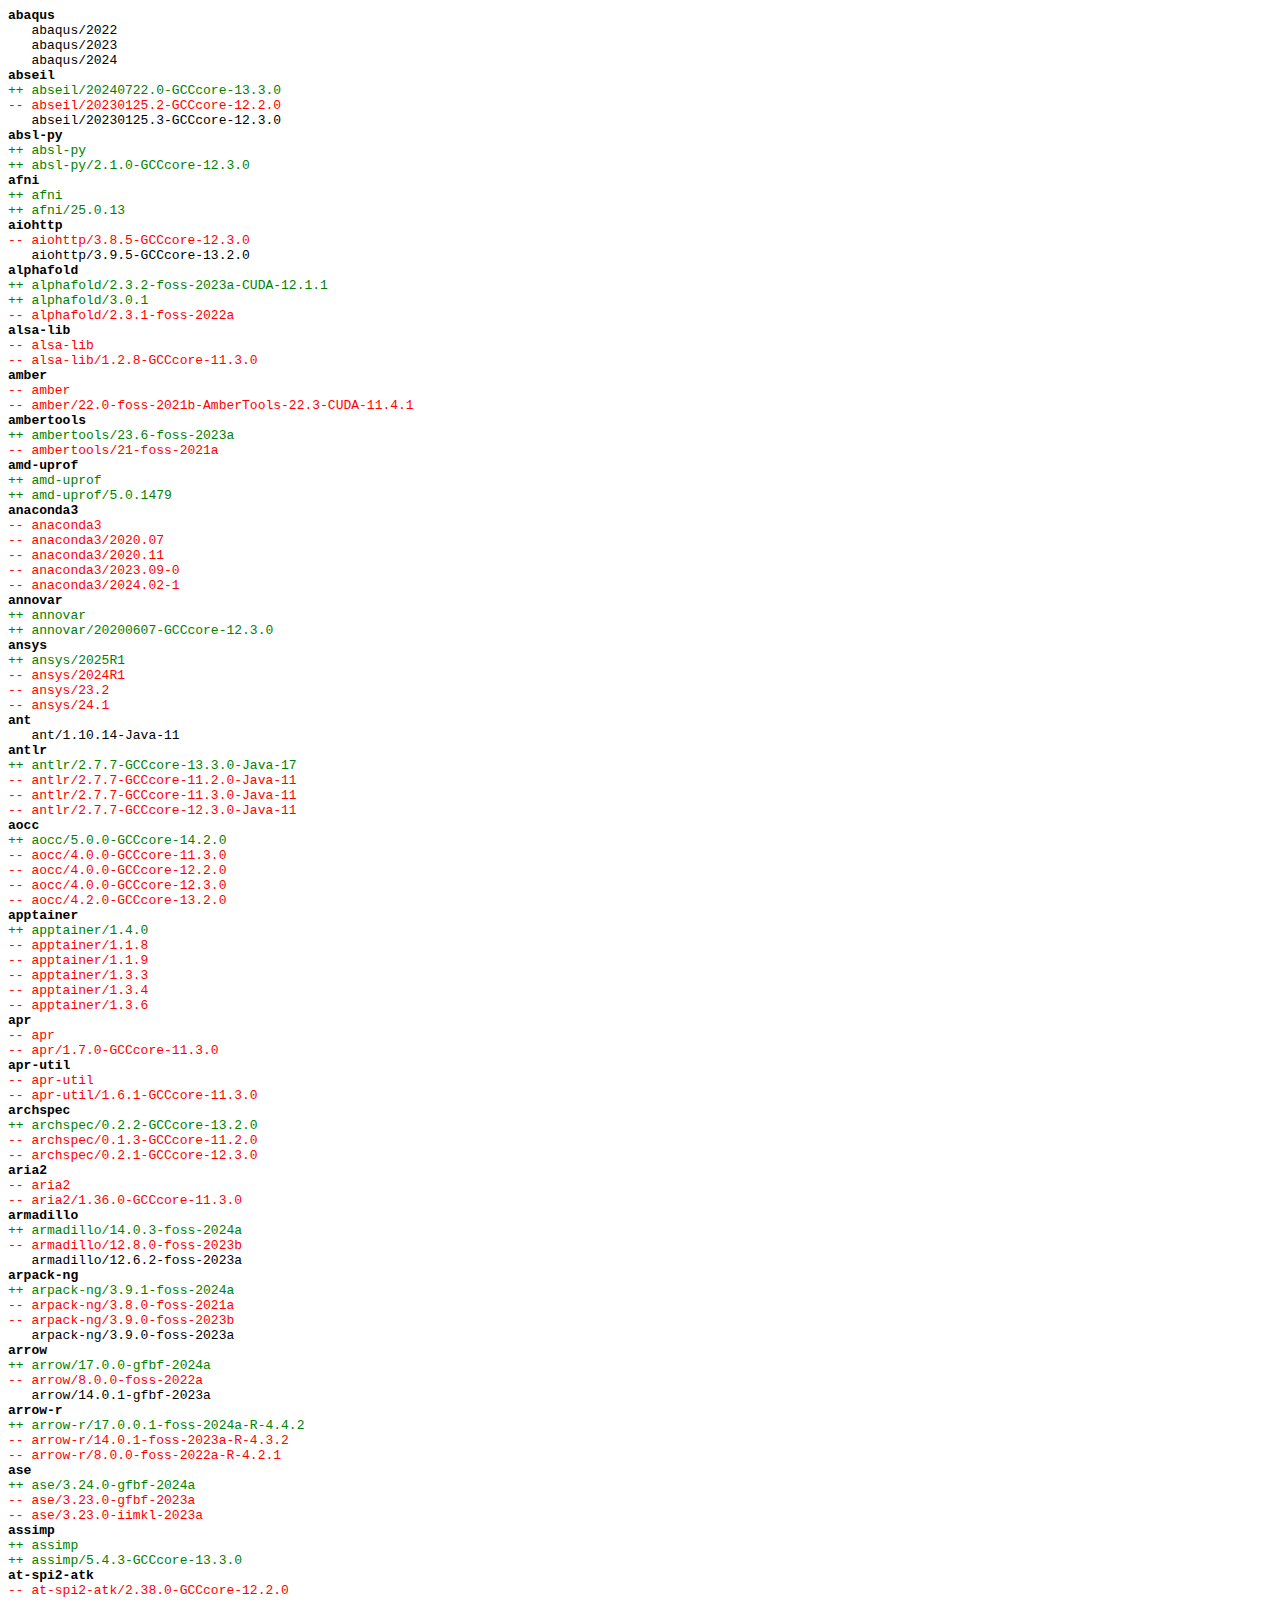
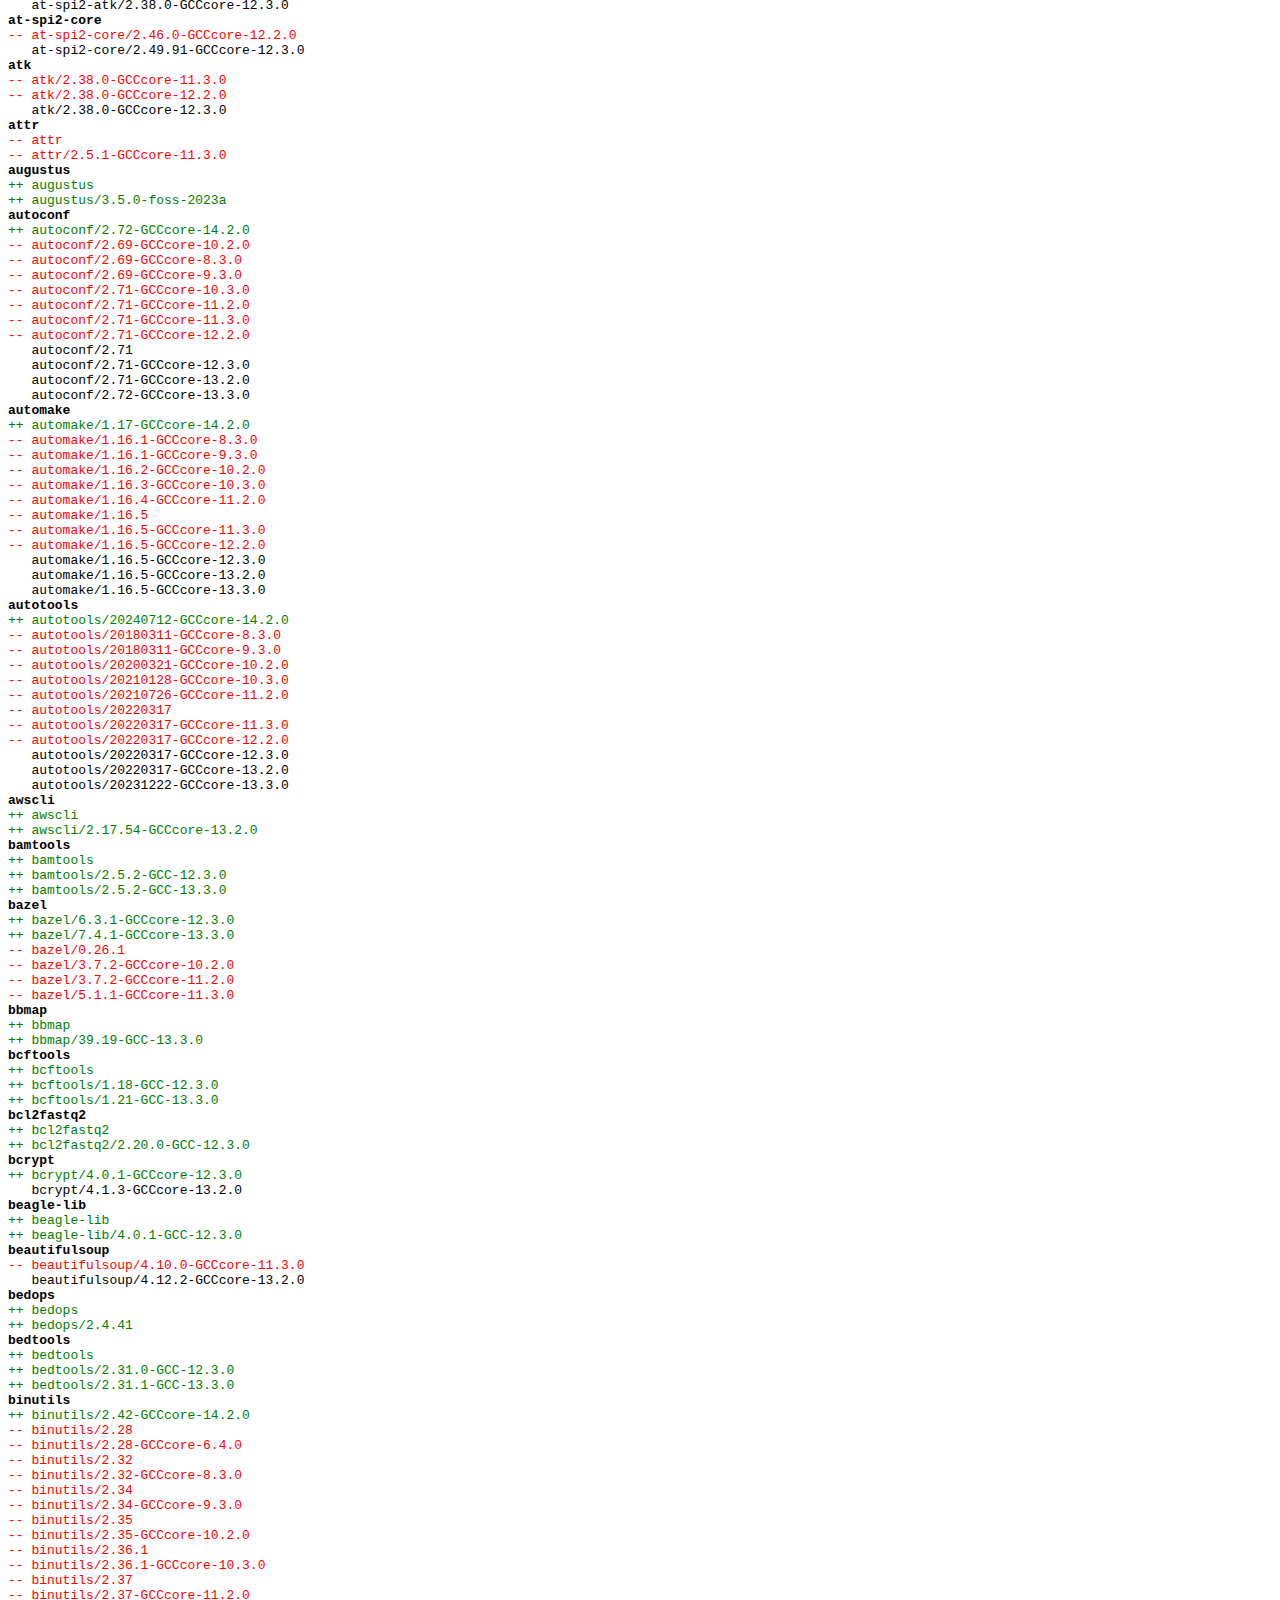
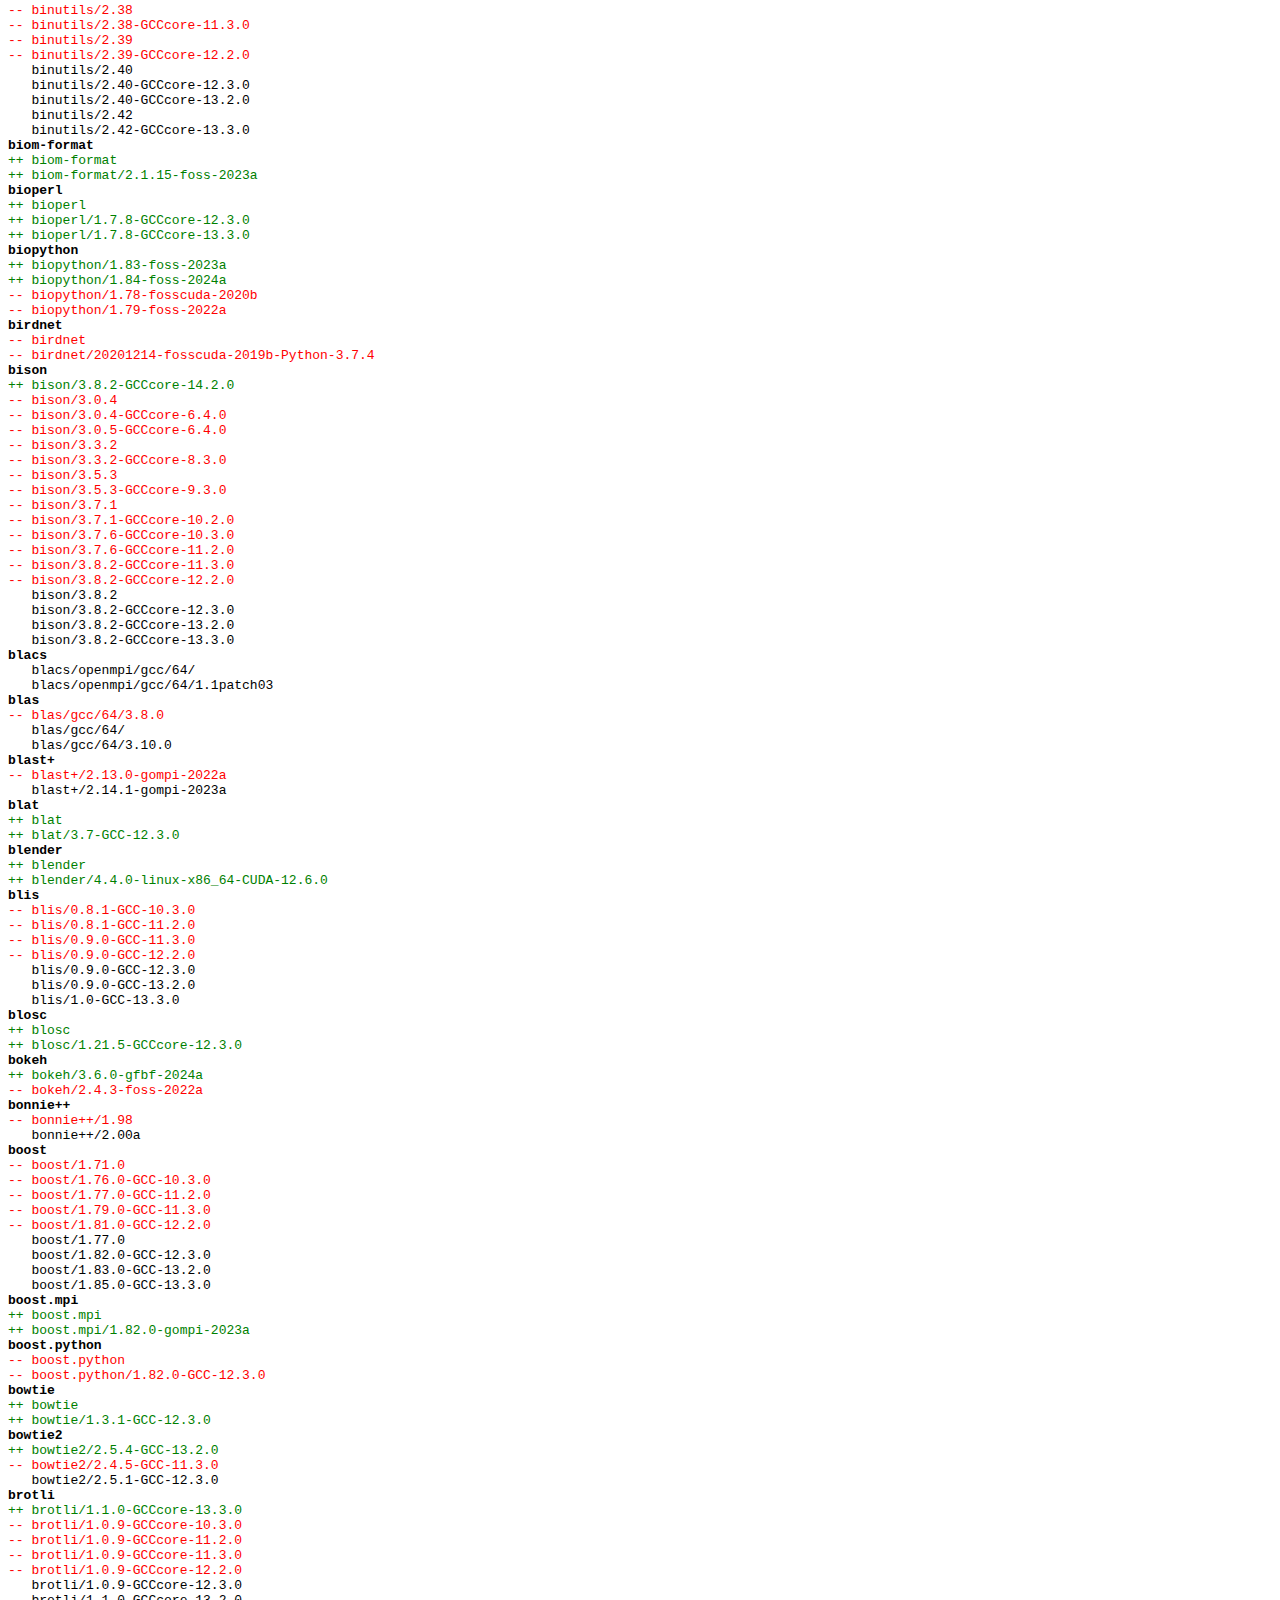
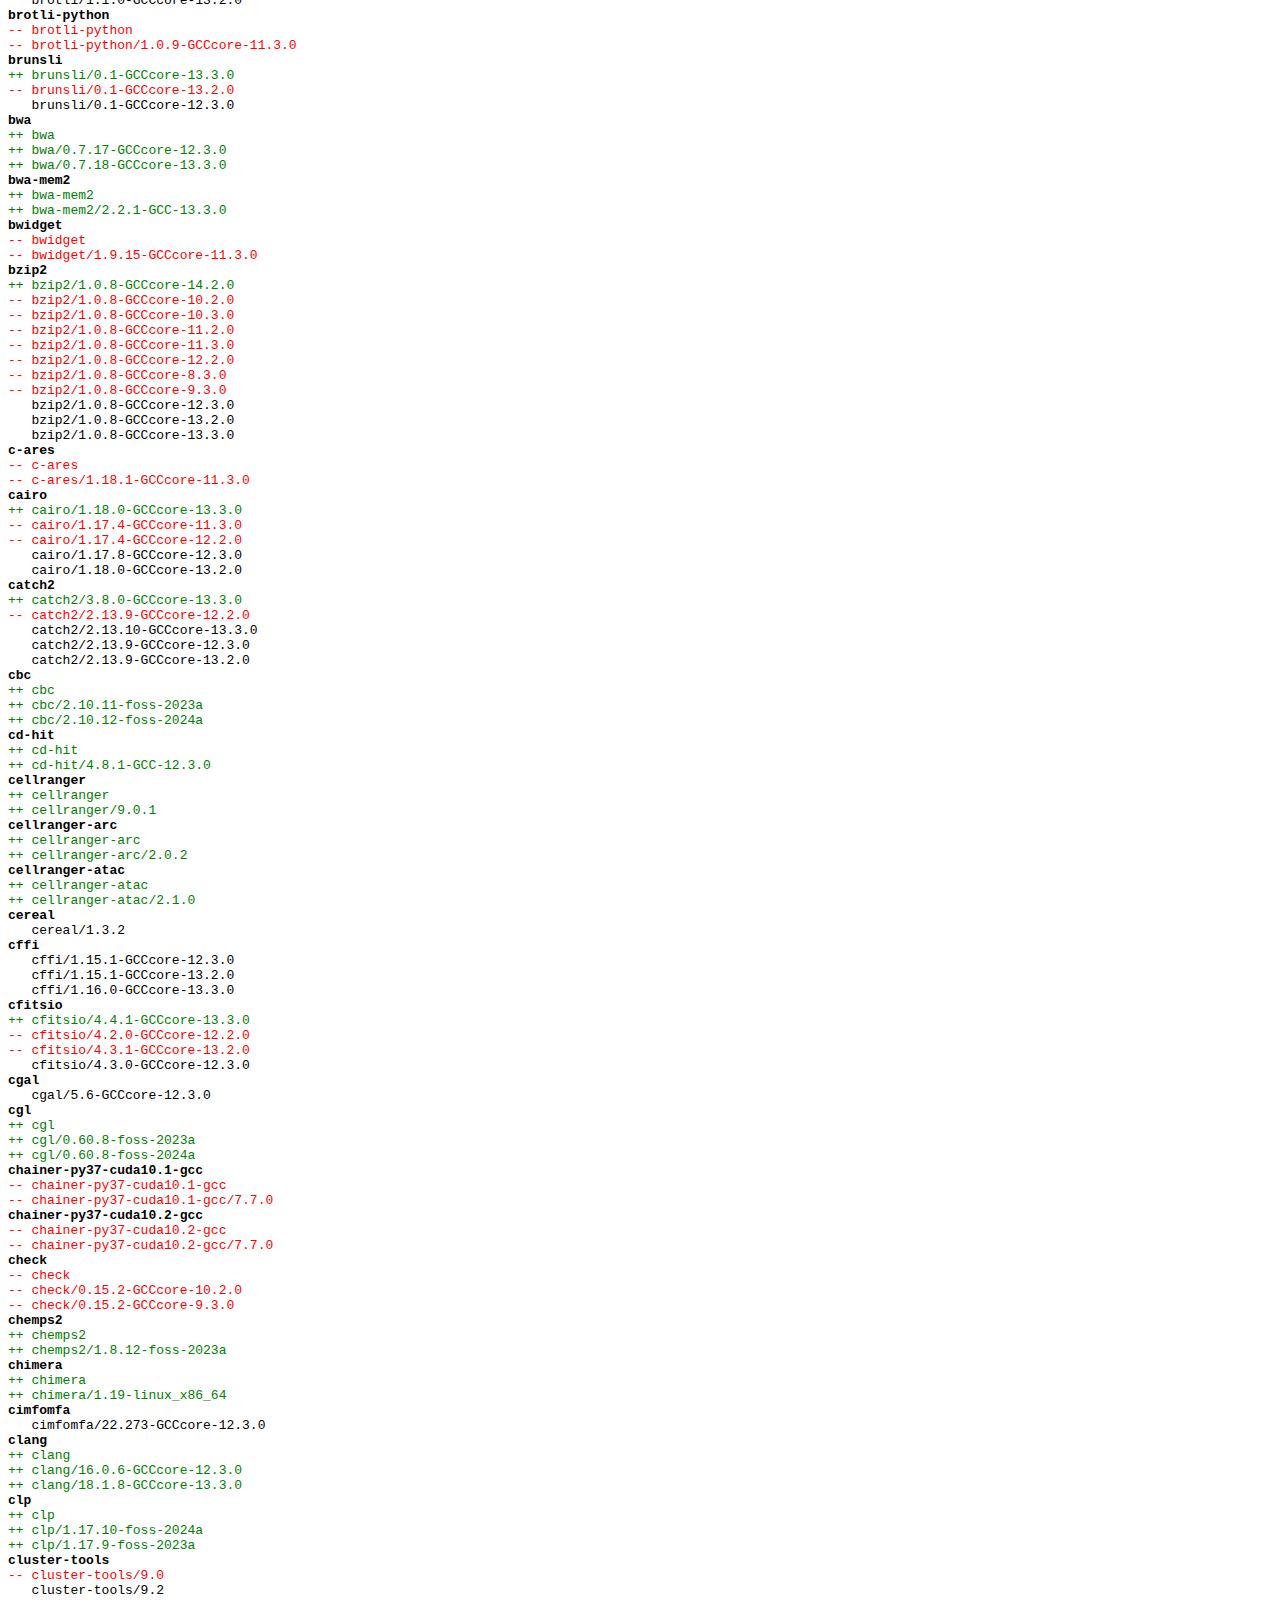
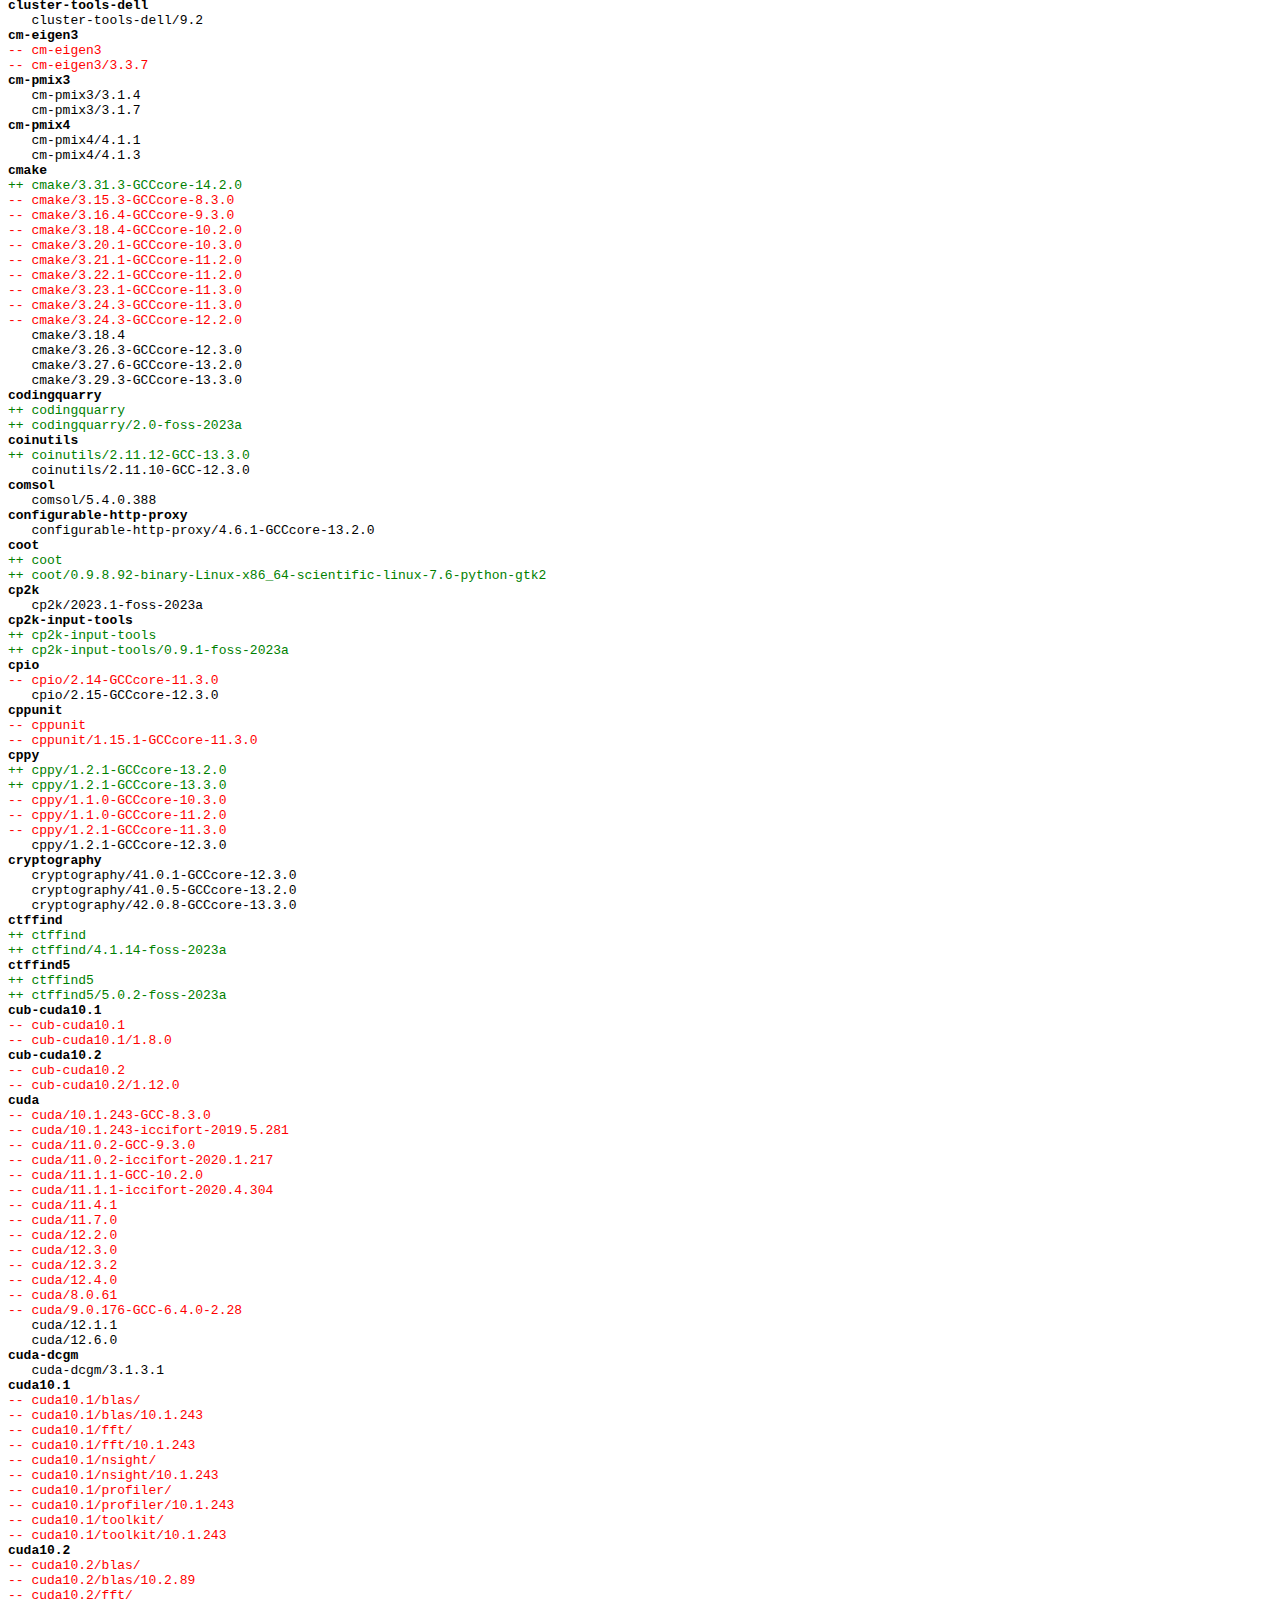
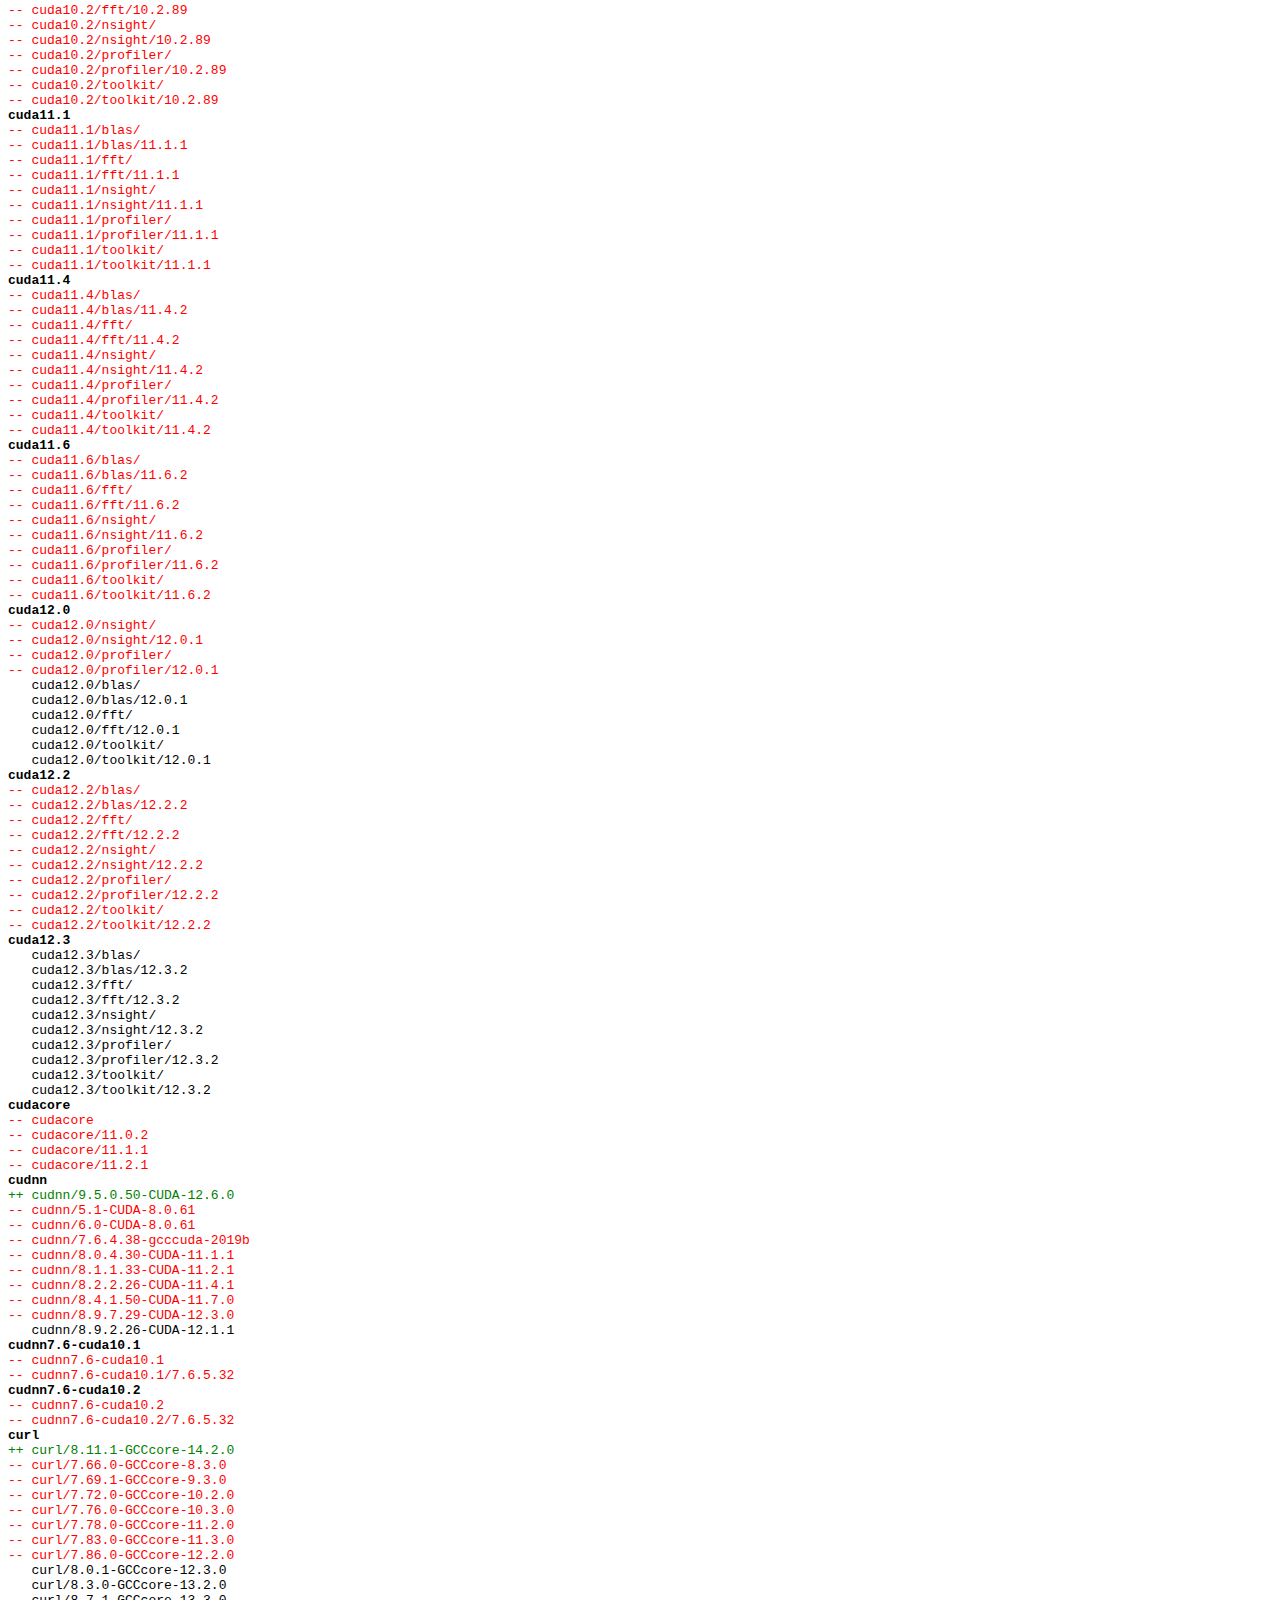
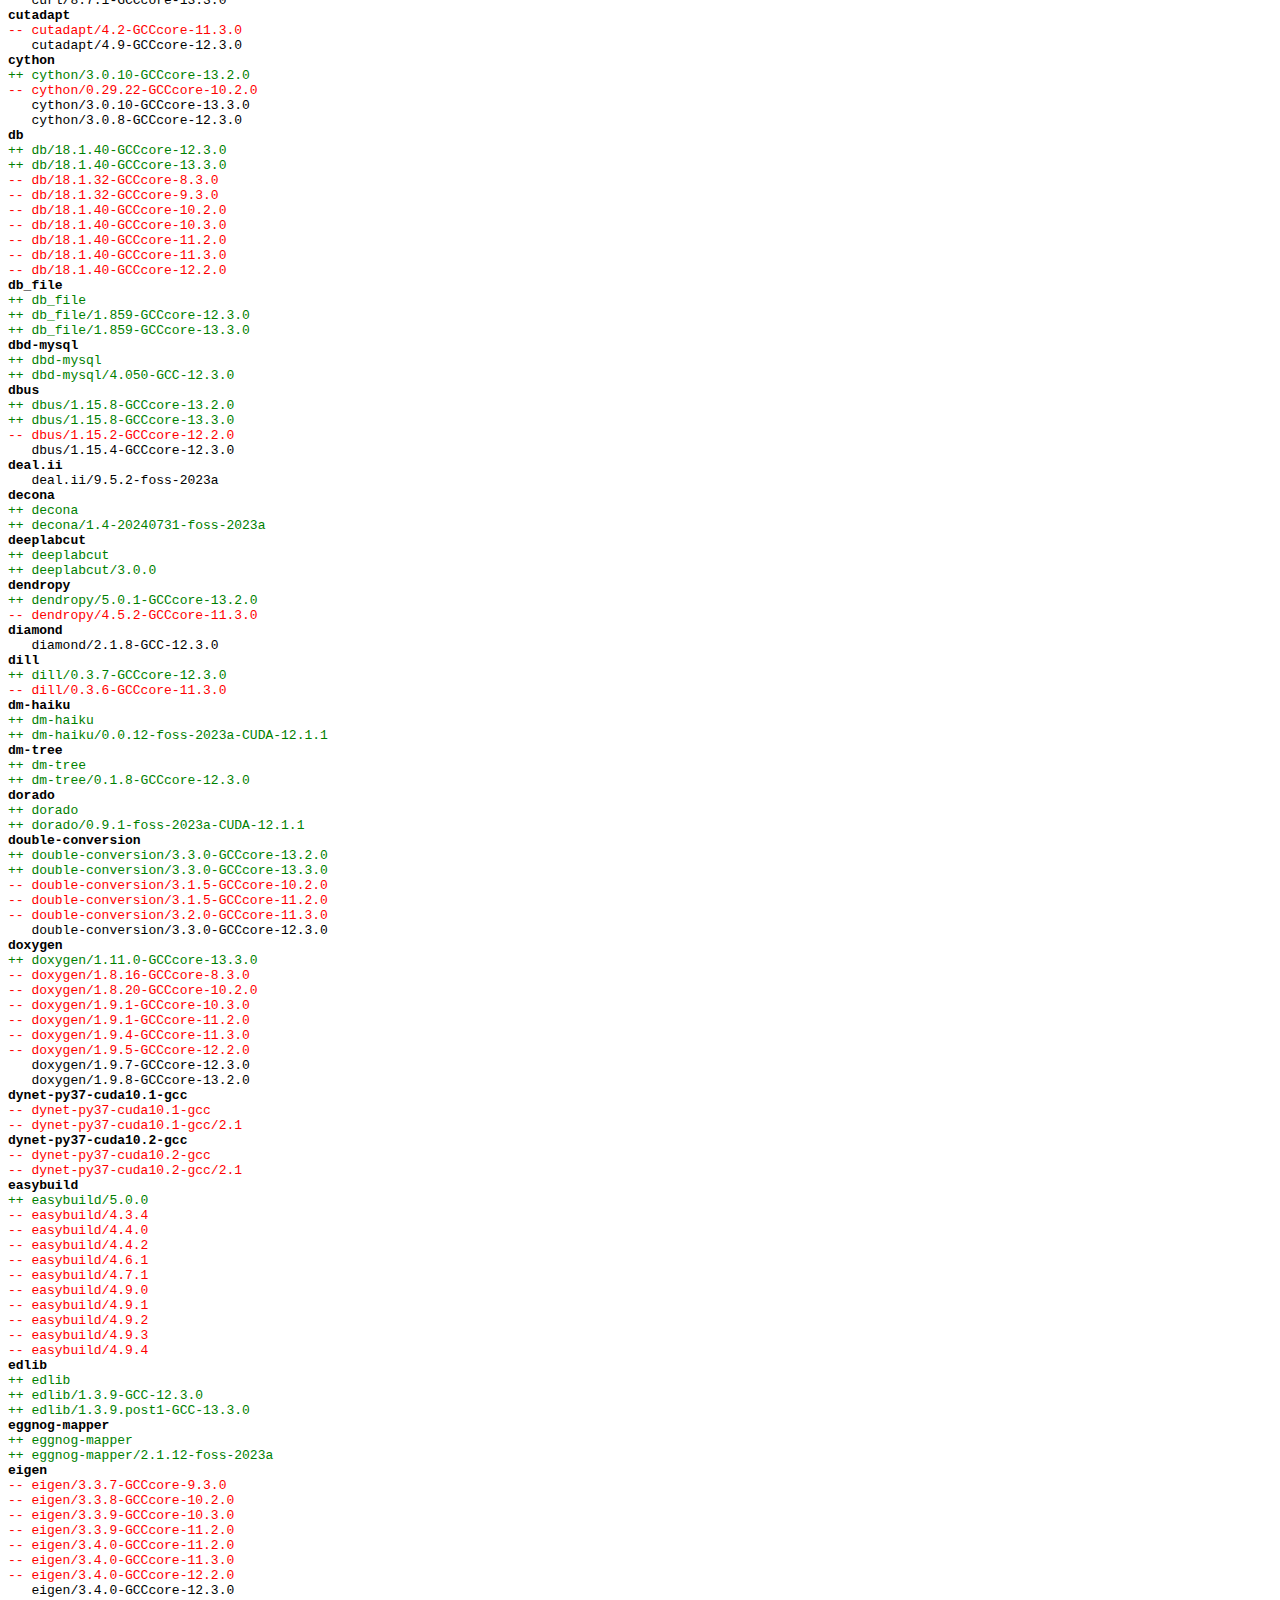
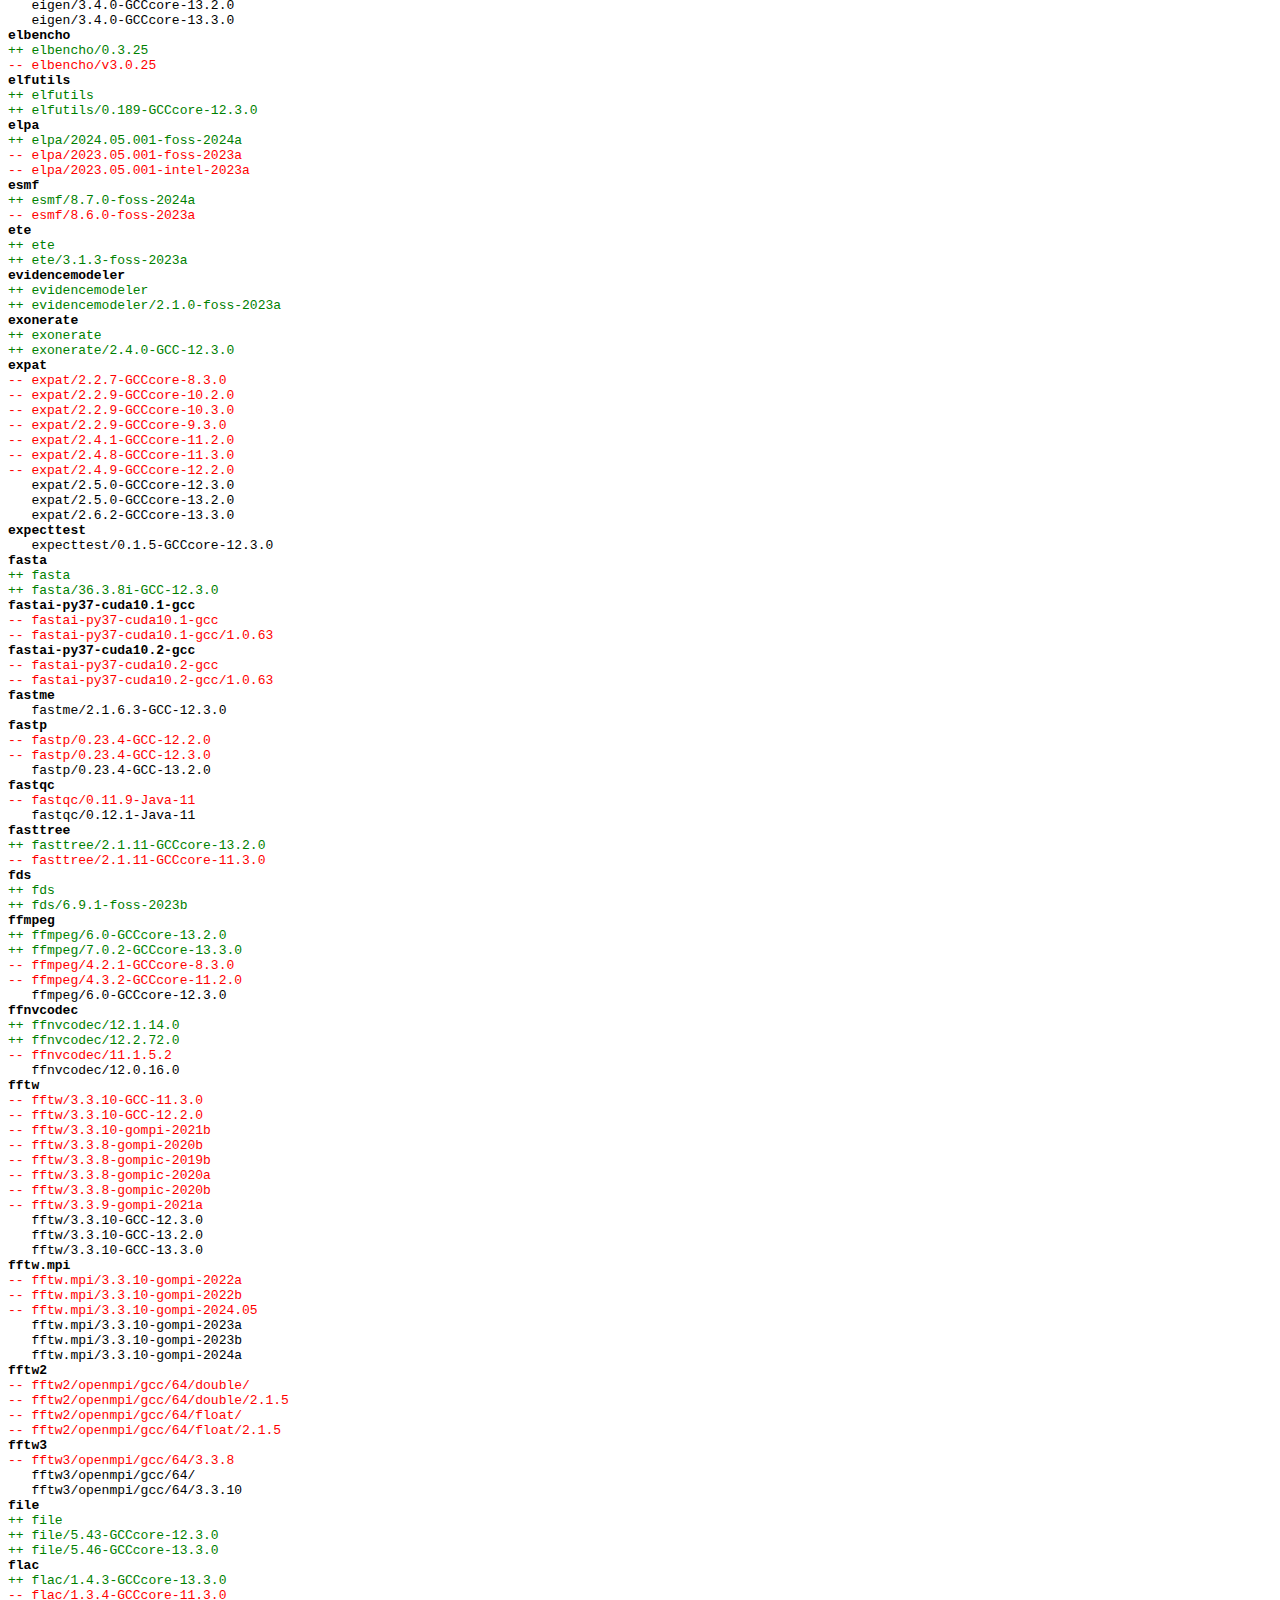
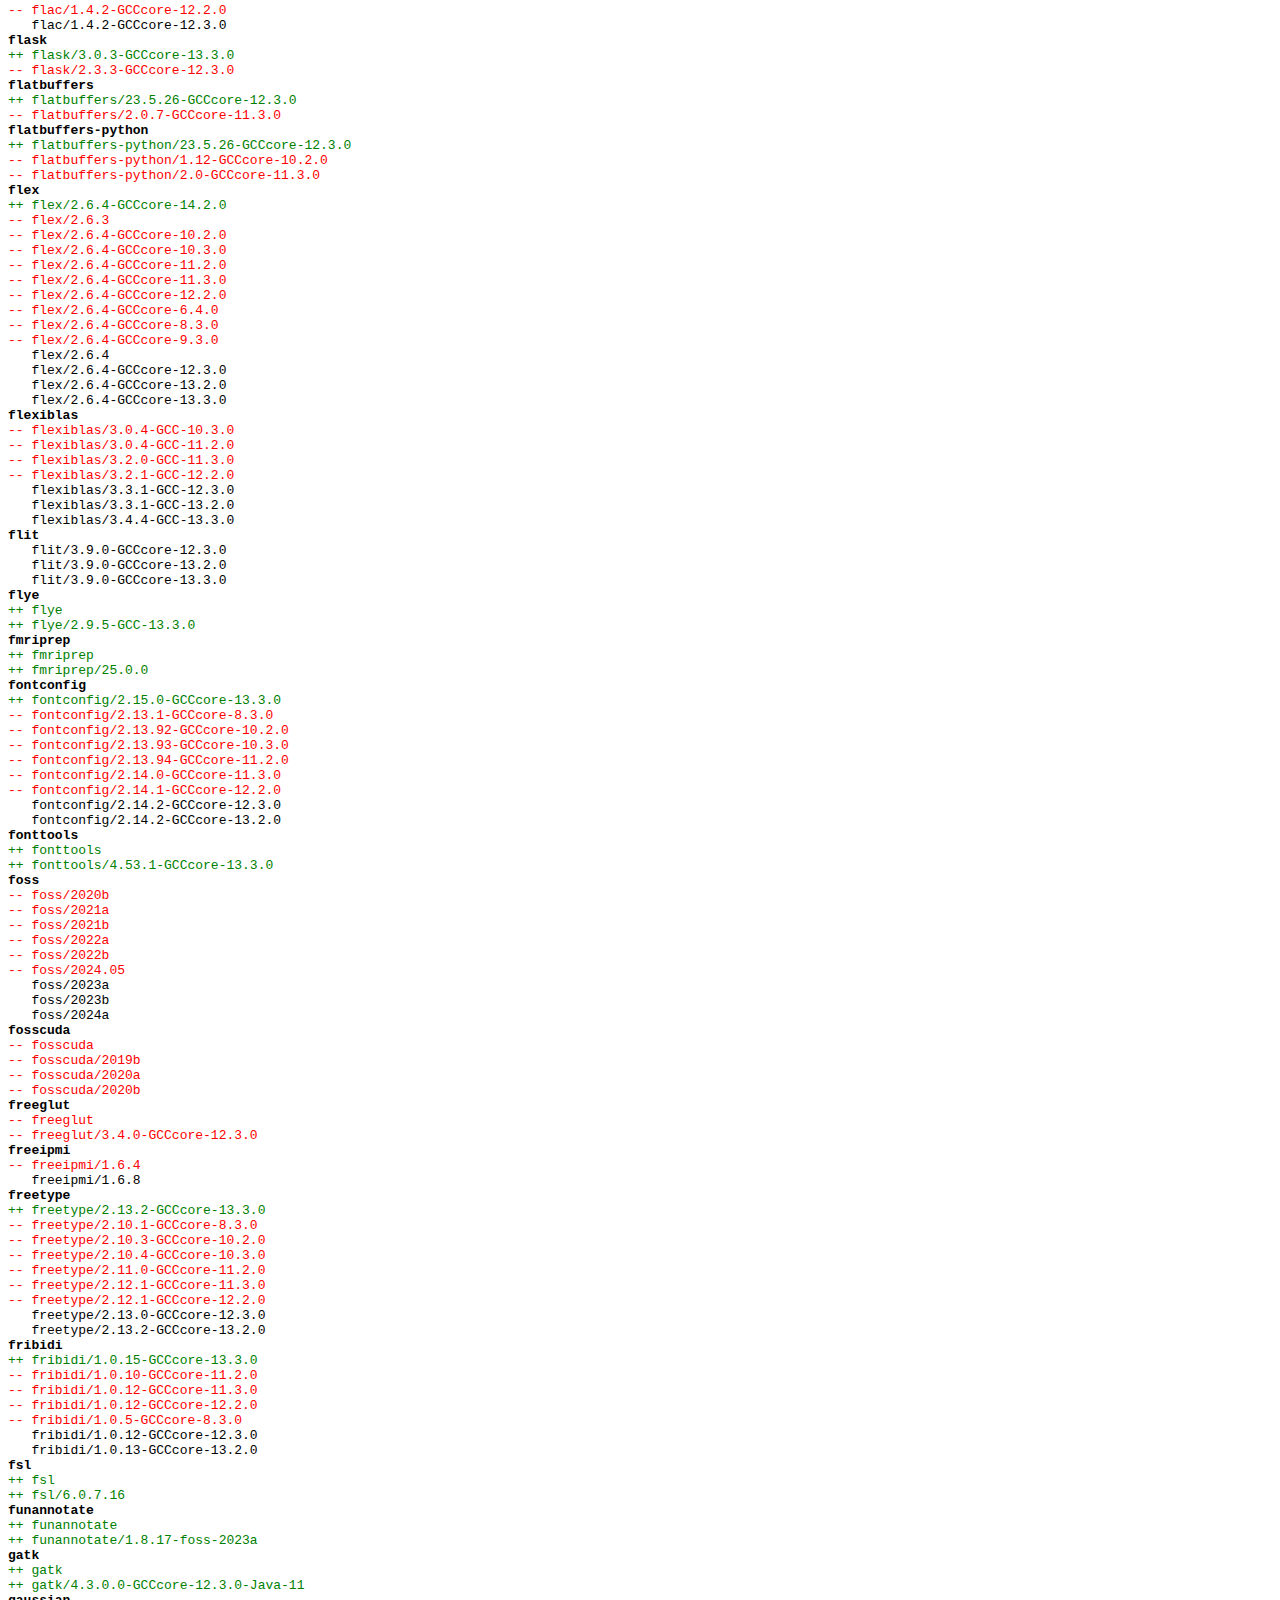
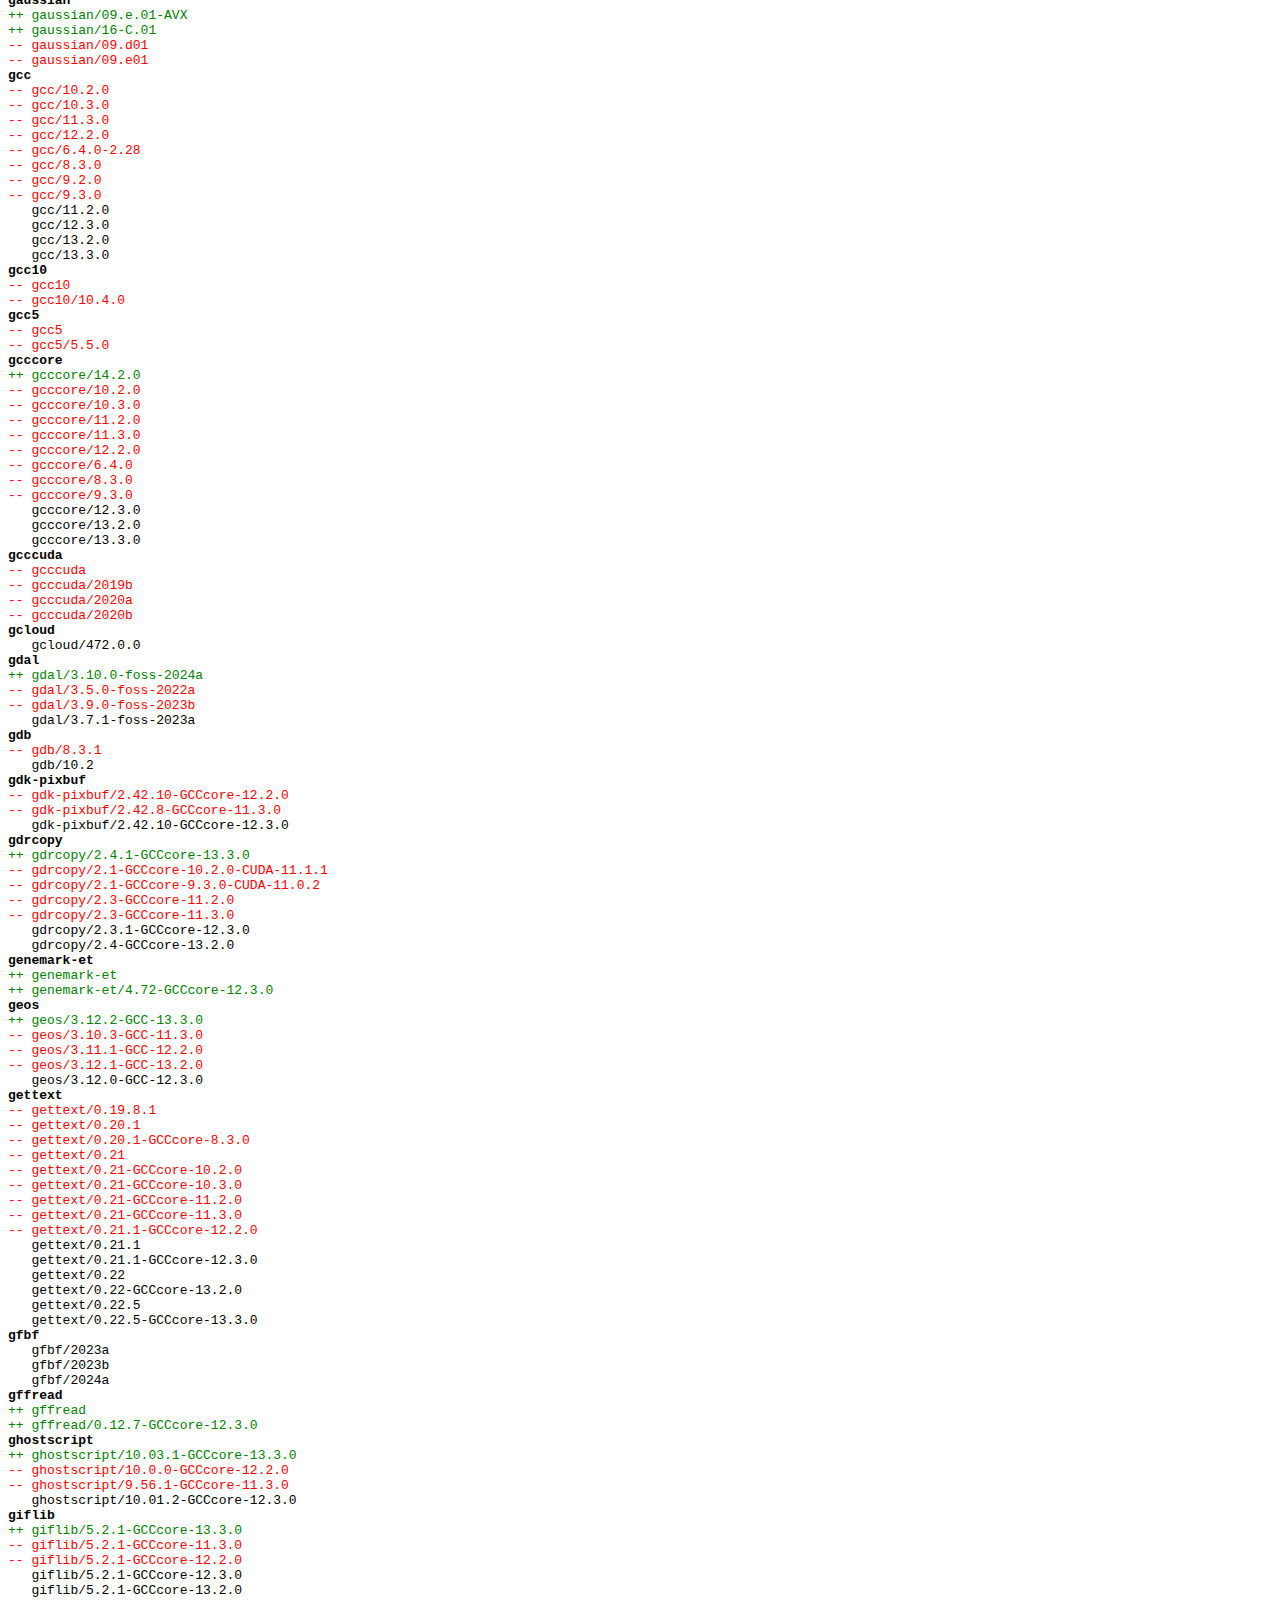
<file: publications/module_comparison_all.html>
<html><body><pre>
<b>abaqus</b>
   abaqus/2022
   abaqus/2023
   abaqus/2024
<b>abseil</b>
<span style="color: green;">++ abseil/20240722.0-GCCcore-13.3.0</span>
<span style="color: red;">-- abseil/20230125.2-GCCcore-12.2.0</span>
   abseil/20230125.3-GCCcore-12.3.0
<b>absl-py</b>
<span style="color: green;">++ absl-py</span>
<span style="color: green;">++ absl-py/2.1.0-GCCcore-12.3.0</span>
<b>afni</b>
<span style="color: green;">++ afni</span>
<span style="color: green;">++ afni/25.0.13</span>
<b>aiohttp</b>
<span style="color: red;">-- aiohttp/3.8.5-GCCcore-12.3.0</span>
   aiohttp/3.9.5-GCCcore-13.2.0
<b>alphafold</b>
<span style="color: green;">++ alphafold/2.3.2-foss-2023a-CUDA-12.1.1</span>
<span style="color: green;">++ alphafold/3.0.1</span>
<span style="color: red;">-- alphafold/2.3.1-foss-2022a</span>
<b>alsa-lib</b>
<span style="color: red;">-- alsa-lib</span>
<span style="color: red;">-- alsa-lib/1.2.8-GCCcore-11.3.0</span>
<b>amber</b>
<span style="color: red;">-- amber</span>
<span style="color: red;">-- amber/22.0-foss-2021b-AmberTools-22.3-CUDA-11.4.1</span>
<b>ambertools</b>
<span style="color: green;">++ ambertools/23.6-foss-2023a</span>
<span style="color: red;">-- ambertools/21-foss-2021a</span>
<b>amd-uprof</b>
<span style="color: green;">++ amd-uprof</span>
<span style="color: green;">++ amd-uprof/5.0.1479</span>
<b>anaconda3</b>
<span style="color: red;">-- anaconda3</span>
<span style="color: red;">-- anaconda3/2020.07</span>
<span style="color: red;">-- anaconda3/2020.11</span>
<span style="color: red;">-- anaconda3/2023.09-0</span>
<span style="color: red;">-- anaconda3/2024.02-1</span>
<b>annovar</b>
<span style="color: green;">++ annovar</span>
<span style="color: green;">++ annovar/20200607-GCCcore-12.3.0</span>
<b>ansys</b>
<span style="color: green;">++ ansys/2025R1</span>
<span style="color: red;">-- ansys/2024R1</span>
<span style="color: red;">-- ansys/23.2</span>
<span style="color: red;">-- ansys/24.1</span>
<b>ant</b>
   ant/1.10.14-Java-11
<b>antlr</b>
<span style="color: green;">++ antlr/2.7.7-GCCcore-13.3.0-Java-17</span>
<span style="color: red;">-- antlr/2.7.7-GCCcore-11.2.0-Java-11</span>
<span style="color: red;">-- antlr/2.7.7-GCCcore-11.3.0-Java-11</span>
<span style="color: red;">-- antlr/2.7.7-GCCcore-12.3.0-Java-11</span>
<b>aocc</b>
<span style="color: green;">++ aocc/5.0.0-GCCcore-14.2.0</span>
<span style="color: red;">-- aocc/4.0.0-GCCcore-11.3.0</span>
<span style="color: red;">-- aocc/4.0.0-GCCcore-12.2.0</span>
<span style="color: red;">-- aocc/4.0.0-GCCcore-12.3.0</span>
<span style="color: red;">-- aocc/4.2.0-GCCcore-13.2.0</span>
<b>apptainer</b>
<span style="color: green;">++ apptainer/1.4.0</span>
<span style="color: red;">-- apptainer/1.1.8</span>
<span style="color: red;">-- apptainer/1.1.9</span>
<span style="color: red;">-- apptainer/1.3.3</span>
<span style="color: red;">-- apptainer/1.3.4</span>
<span style="color: red;">-- apptainer/1.3.6</span>
<b>apr</b>
<span style="color: red;">-- apr</span>
<span style="color: red;">-- apr/1.7.0-GCCcore-11.3.0</span>
<b>apr-util</b>
<span style="color: red;">-- apr-util</span>
<span style="color: red;">-- apr-util/1.6.1-GCCcore-11.3.0</span>
<b>archspec</b>
<span style="color: green;">++ archspec/0.2.2-GCCcore-13.2.0</span>
<span style="color: red;">-- archspec/0.1.3-GCCcore-11.2.0</span>
<span style="color: red;">-- archspec/0.2.1-GCCcore-12.3.0</span>
<b>aria2</b>
<span style="color: red;">-- aria2</span>
<span style="color: red;">-- aria2/1.36.0-GCCcore-11.3.0</span>
<b>armadillo</b>
<span style="color: green;">++ armadillo/14.0.3-foss-2024a</span>
<span style="color: red;">-- armadillo/12.8.0-foss-2023b</span>
   armadillo/12.6.2-foss-2023a
<b>arpack-ng</b>
<span style="color: green;">++ arpack-ng/3.9.1-foss-2024a</span>
<span style="color: red;">-- arpack-ng/3.8.0-foss-2021a</span>
<span style="color: red;">-- arpack-ng/3.9.0-foss-2023b</span>
   arpack-ng/3.9.0-foss-2023a
<b>arrow</b>
<span style="color: green;">++ arrow/17.0.0-gfbf-2024a</span>
<span style="color: red;">-- arrow/8.0.0-foss-2022a</span>
   arrow/14.0.1-gfbf-2023a
<b>arrow-r</b>
<span style="color: green;">++ arrow-r/17.0.0.1-foss-2024a-R-4.4.2</span>
<span style="color: red;">-- arrow-r/14.0.1-foss-2023a-R-4.3.2</span>
<span style="color: red;">-- arrow-r/8.0.0-foss-2022a-R-4.2.1</span>
<b>ase</b>
<span style="color: green;">++ ase/3.24.0-gfbf-2024a</span>
<span style="color: red;">-- ase/3.23.0-gfbf-2023a</span>
<span style="color: red;">-- ase/3.23.0-iimkl-2023a</span>
<b>assimp</b>
<span style="color: green;">++ assimp</span>
<span style="color: green;">++ assimp/5.4.3-GCCcore-13.3.0</span>
<b>at-spi2-atk</b>
<span style="color: red;">-- at-spi2-atk/2.38.0-GCCcore-12.2.0</span>
   at-spi2-atk/2.38.0-GCCcore-12.3.0
<b>at-spi2-core</b>
<span style="color: red;">-- at-spi2-core/2.46.0-GCCcore-12.2.0</span>
   at-spi2-core/2.49.91-GCCcore-12.3.0
<b>atk</b>
<span style="color: red;">-- atk/2.38.0-GCCcore-11.3.0</span>
<span style="color: red;">-- atk/2.38.0-GCCcore-12.2.0</span>
   atk/2.38.0-GCCcore-12.3.0
<b>attr</b>
<span style="color: red;">-- attr</span>
<span style="color: red;">-- attr/2.5.1-GCCcore-11.3.0</span>
<b>augustus</b>
<span style="color: green;">++ augustus</span>
<span style="color: green;">++ augustus/3.5.0-foss-2023a</span>
<b>autoconf</b>
<span style="color: green;">++ autoconf/2.72-GCCcore-14.2.0</span>
<span style="color: red;">-- autoconf/2.69-GCCcore-10.2.0</span>
<span style="color: red;">-- autoconf/2.69-GCCcore-8.3.0</span>
<span style="color: red;">-- autoconf/2.69-GCCcore-9.3.0</span>
<span style="color: red;">-- autoconf/2.71-GCCcore-10.3.0</span>
<span style="color: red;">-- autoconf/2.71-GCCcore-11.2.0</span>
<span style="color: red;">-- autoconf/2.71-GCCcore-11.3.0</span>
<span style="color: red;">-- autoconf/2.71-GCCcore-12.2.0</span>
   autoconf/2.71
   autoconf/2.71-GCCcore-12.3.0
   autoconf/2.71-GCCcore-13.2.0
   autoconf/2.72-GCCcore-13.3.0
<b>automake</b>
<span style="color: green;">++ automake/1.17-GCCcore-14.2.0</span>
<span style="color: red;">-- automake/1.16.1-GCCcore-8.3.0</span>
<span style="color: red;">-- automake/1.16.1-GCCcore-9.3.0</span>
<span style="color: red;">-- automake/1.16.2-GCCcore-10.2.0</span>
<span style="color: red;">-- automake/1.16.3-GCCcore-10.3.0</span>
<span style="color: red;">-- automake/1.16.4-GCCcore-11.2.0</span>
<span style="color: red;">-- automake/1.16.5</span>
<span style="color: red;">-- automake/1.16.5-GCCcore-11.3.0</span>
<span style="color: red;">-- automake/1.16.5-GCCcore-12.2.0</span>
   automake/1.16.5-GCCcore-12.3.0
   automake/1.16.5-GCCcore-13.2.0
   automake/1.16.5-GCCcore-13.3.0
<b>autotools</b>
<span style="color: green;">++ autotools/20240712-GCCcore-14.2.0</span>
<span style="color: red;">-- autotools/20180311-GCCcore-8.3.0</span>
<span style="color: red;">-- autotools/20180311-GCCcore-9.3.0</span>
<span style="color: red;">-- autotools/20200321-GCCcore-10.2.0</span>
<span style="color: red;">-- autotools/20210128-GCCcore-10.3.0</span>
<span style="color: red;">-- autotools/20210726-GCCcore-11.2.0</span>
<span style="color: red;">-- autotools/20220317</span>
<span style="color: red;">-- autotools/20220317-GCCcore-11.3.0</span>
<span style="color: red;">-- autotools/20220317-GCCcore-12.2.0</span>
   autotools/20220317-GCCcore-12.3.0
   autotools/20220317-GCCcore-13.2.0
   autotools/20231222-GCCcore-13.3.0
<b>awscli</b>
<span style="color: green;">++ awscli</span>
<span style="color: green;">++ awscli/2.17.54-GCCcore-13.2.0</span>
<b>bamtools</b>
<span style="color: green;">++ bamtools</span>
<span style="color: green;">++ bamtools/2.5.2-GCC-12.3.0</span>
<span style="color: green;">++ bamtools/2.5.2-GCC-13.3.0</span>
<b>bazel</b>
<span style="color: green;">++ bazel/6.3.1-GCCcore-12.3.0</span>
<span style="color: green;">++ bazel/7.4.1-GCCcore-13.3.0</span>
<span style="color: red;">-- bazel/0.26.1</span>
<span style="color: red;">-- bazel/3.7.2-GCCcore-10.2.0</span>
<span style="color: red;">-- bazel/3.7.2-GCCcore-11.2.0</span>
<span style="color: red;">-- bazel/5.1.1-GCCcore-11.3.0</span>
<b>bbmap</b>
<span style="color: green;">++ bbmap</span>
<span style="color: green;">++ bbmap/39.19-GCC-13.3.0</span>
<b>bcftools</b>
<span style="color: green;">++ bcftools</span>
<span style="color: green;">++ bcftools/1.18-GCC-12.3.0</span>
<span style="color: green;">++ bcftools/1.21-GCC-13.3.0</span>
<b>bcl2fastq2</b>
<span style="color: green;">++ bcl2fastq2</span>
<span style="color: green;">++ bcl2fastq2/2.20.0-GCC-12.3.0</span>
<b>bcrypt</b>
<span style="color: green;">++ bcrypt/4.0.1-GCCcore-12.3.0</span>
   bcrypt/4.1.3-GCCcore-13.2.0
<b>beagle-lib</b>
<span style="color: green;">++ beagle-lib</span>
<span style="color: green;">++ beagle-lib/4.0.1-GCC-12.3.0</span>
<b>beautifulsoup</b>
<span style="color: red;">-- beautifulsoup/4.10.0-GCCcore-11.3.0</span>
   beautifulsoup/4.12.2-GCCcore-13.2.0
<b>bedops</b>
<span style="color: green;">++ bedops</span>
<span style="color: green;">++ bedops/2.4.41</span>
<b>bedtools</b>
<span style="color: green;">++ bedtools</span>
<span style="color: green;">++ bedtools/2.31.0-GCC-12.3.0</span>
<span style="color: green;">++ bedtools/2.31.1-GCC-13.3.0</span>
<b>binutils</b>
<span style="color: green;">++ binutils/2.42-GCCcore-14.2.0</span>
<span style="color: red;">-- binutils/2.28</span>
<span style="color: red;">-- binutils/2.28-GCCcore-6.4.0</span>
<span style="color: red;">-- binutils/2.32</span>
<span style="color: red;">-- binutils/2.32-GCCcore-8.3.0</span>
<span style="color: red;">-- binutils/2.34</span>
<span style="color: red;">-- binutils/2.34-GCCcore-9.3.0</span>
<span style="color: red;">-- binutils/2.35</span>
<span style="color: red;">-- binutils/2.35-GCCcore-10.2.0</span>
<span style="color: red;">-- binutils/2.36.1</span>
<span style="color: red;">-- binutils/2.36.1-GCCcore-10.3.0</span>
<span style="color: red;">-- binutils/2.37</span>
<span style="color: red;">-- binutils/2.37-GCCcore-11.2.0</span>
<span style="color: red;">-- binutils/2.38</span>
<span style="color: red;">-- binutils/2.38-GCCcore-11.3.0</span>
<span style="color: red;">-- binutils/2.39</span>
<span style="color: red;">-- binutils/2.39-GCCcore-12.2.0</span>
   binutils/2.40
   binutils/2.40-GCCcore-12.3.0
   binutils/2.40-GCCcore-13.2.0
   binutils/2.42
   binutils/2.42-GCCcore-13.3.0
<b>biom-format</b>
<span style="color: green;">++ biom-format</span>
<span style="color: green;">++ biom-format/2.1.15-foss-2023a</span>
<b>bioperl</b>
<span style="color: green;">++ bioperl</span>
<span style="color: green;">++ bioperl/1.7.8-GCCcore-12.3.0</span>
<span style="color: green;">++ bioperl/1.7.8-GCCcore-13.3.0</span>
<b>biopython</b>
<span style="color: green;">++ biopython/1.83-foss-2023a</span>
<span style="color: green;">++ biopython/1.84-foss-2024a</span>
<span style="color: red;">-- biopython/1.78-fosscuda-2020b</span>
<span style="color: red;">-- biopython/1.79-foss-2022a</span>
<b>birdnet</b>
<span style="color: red;">-- birdnet</span>
<span style="color: red;">-- birdnet/20201214-fosscuda-2019b-Python-3.7.4</span>
<b>bison</b>
<span style="color: green;">++ bison/3.8.2-GCCcore-14.2.0</span>
<span style="color: red;">-- bison/3.0.4</span>
<span style="color: red;">-- bison/3.0.4-GCCcore-6.4.0</span>
<span style="color: red;">-- bison/3.0.5-GCCcore-6.4.0</span>
<span style="color: red;">-- bison/3.3.2</span>
<span style="color: red;">-- bison/3.3.2-GCCcore-8.3.0</span>
<span style="color: red;">-- bison/3.5.3</span>
<span style="color: red;">-- bison/3.5.3-GCCcore-9.3.0</span>
<span style="color: red;">-- bison/3.7.1</span>
<span style="color: red;">-- bison/3.7.1-GCCcore-10.2.0</span>
<span style="color: red;">-- bison/3.7.6-GCCcore-10.3.0</span>
<span style="color: red;">-- bison/3.7.6-GCCcore-11.2.0</span>
<span style="color: red;">-- bison/3.8.2-GCCcore-11.3.0</span>
<span style="color: red;">-- bison/3.8.2-GCCcore-12.2.0</span>
   bison/3.8.2
   bison/3.8.2-GCCcore-12.3.0
   bison/3.8.2-GCCcore-13.2.0
   bison/3.8.2-GCCcore-13.3.0
<b>blacs</b>
   blacs/openmpi/gcc/64/
   blacs/openmpi/gcc/64/1.1patch03
<b>blas</b>
<span style="color: red;">-- blas/gcc/64/3.8.0</span>
   blas/gcc/64/
   blas/gcc/64/3.10.0
<b>blast+</b>
<span style="color: red;">-- blast+/2.13.0-gompi-2022a</span>
   blast+/2.14.1-gompi-2023a
<b>blat</b>
<span style="color: green;">++ blat</span>
<span style="color: green;">++ blat/3.7-GCC-12.3.0</span>
<b>blender</b>
<span style="color: green;">++ blender</span>
<span style="color: green;">++ blender/4.4.0-linux-x86_64-CUDA-12.6.0</span>
<b>blis</b>
<span style="color: red;">-- blis/0.8.1-GCC-10.3.0</span>
<span style="color: red;">-- blis/0.8.1-GCC-11.2.0</span>
<span style="color: red;">-- blis/0.9.0-GCC-11.3.0</span>
<span style="color: red;">-- blis/0.9.0-GCC-12.2.0</span>
   blis/0.9.0-GCC-12.3.0
   blis/0.9.0-GCC-13.2.0
   blis/1.0-GCC-13.3.0
<b>blosc</b>
<span style="color: green;">++ blosc</span>
<span style="color: green;">++ blosc/1.21.5-GCCcore-12.3.0</span>
<b>bokeh</b>
<span style="color: green;">++ bokeh/3.6.0-gfbf-2024a</span>
<span style="color: red;">-- bokeh/2.4.3-foss-2022a</span>
<b>bonnie++</b>
<span style="color: red;">-- bonnie++/1.98</span>
   bonnie++/2.00a
<b>boost</b>
<span style="color: red;">-- boost/1.71.0</span>
<span style="color: red;">-- boost/1.76.0-GCC-10.3.0</span>
<span style="color: red;">-- boost/1.77.0-GCC-11.2.0</span>
<span style="color: red;">-- boost/1.79.0-GCC-11.3.0</span>
<span style="color: red;">-- boost/1.81.0-GCC-12.2.0</span>
   boost/1.77.0
   boost/1.82.0-GCC-12.3.0
   boost/1.83.0-GCC-13.2.0
   boost/1.85.0-GCC-13.3.0
<b>boost.mpi</b>
<span style="color: green;">++ boost.mpi</span>
<span style="color: green;">++ boost.mpi/1.82.0-gompi-2023a</span>
<b>boost.python</b>
<span style="color: red;">-- boost.python</span>
<span style="color: red;">-- boost.python/1.82.0-GCC-12.3.0</span>
<b>bowtie</b>
<span style="color: green;">++ bowtie</span>
<span style="color: green;">++ bowtie/1.3.1-GCC-12.3.0</span>
<b>bowtie2</b>
<span style="color: green;">++ bowtie2/2.5.4-GCC-13.2.0</span>
<span style="color: red;">-- bowtie2/2.4.5-GCC-11.3.0</span>
   bowtie2/2.5.1-GCC-12.3.0
<b>brotli</b>
<span style="color: green;">++ brotli/1.1.0-GCCcore-13.3.0</span>
<span style="color: red;">-- brotli/1.0.9-GCCcore-10.3.0</span>
<span style="color: red;">-- brotli/1.0.9-GCCcore-11.2.0</span>
<span style="color: red;">-- brotli/1.0.9-GCCcore-11.3.0</span>
<span style="color: red;">-- brotli/1.0.9-GCCcore-12.2.0</span>
   brotli/1.0.9-GCCcore-12.3.0
   brotli/1.1.0-GCCcore-13.2.0
<b>brotli-python</b>
<span style="color: red;">-- brotli-python</span>
<span style="color: red;">-- brotli-python/1.0.9-GCCcore-11.3.0</span>
<b>brunsli</b>
<span style="color: green;">++ brunsli/0.1-GCCcore-13.3.0</span>
<span style="color: red;">-- brunsli/0.1-GCCcore-13.2.0</span>
   brunsli/0.1-GCCcore-12.3.0
<b>bwa</b>
<span style="color: green;">++ bwa</span>
<span style="color: green;">++ bwa/0.7.17-GCCcore-12.3.0</span>
<span style="color: green;">++ bwa/0.7.18-GCCcore-13.3.0</span>
<b>bwa-mem2</b>
<span style="color: green;">++ bwa-mem2</span>
<span style="color: green;">++ bwa-mem2/2.2.1-GCC-13.3.0</span>
<b>bwidget</b>
<span style="color: red;">-- bwidget</span>
<span style="color: red;">-- bwidget/1.9.15-GCCcore-11.3.0</span>
<b>bzip2</b>
<span style="color: green;">++ bzip2/1.0.8-GCCcore-14.2.0</span>
<span style="color: red;">-- bzip2/1.0.8-GCCcore-10.2.0</span>
<span style="color: red;">-- bzip2/1.0.8-GCCcore-10.3.0</span>
<span style="color: red;">-- bzip2/1.0.8-GCCcore-11.2.0</span>
<span style="color: red;">-- bzip2/1.0.8-GCCcore-11.3.0</span>
<span style="color: red;">-- bzip2/1.0.8-GCCcore-12.2.0</span>
<span style="color: red;">-- bzip2/1.0.8-GCCcore-8.3.0</span>
<span style="color: red;">-- bzip2/1.0.8-GCCcore-9.3.0</span>
   bzip2/1.0.8-GCCcore-12.3.0
   bzip2/1.0.8-GCCcore-13.2.0
   bzip2/1.0.8-GCCcore-13.3.0
<b>c-ares</b>
<span style="color: red;">-- c-ares</span>
<span style="color: red;">-- c-ares/1.18.1-GCCcore-11.3.0</span>
<b>cairo</b>
<span style="color: green;">++ cairo/1.18.0-GCCcore-13.3.0</span>
<span style="color: red;">-- cairo/1.17.4-GCCcore-11.3.0</span>
<span style="color: red;">-- cairo/1.17.4-GCCcore-12.2.0</span>
   cairo/1.17.8-GCCcore-12.3.0
   cairo/1.18.0-GCCcore-13.2.0
<b>catch2</b>
<span style="color: green;">++ catch2/3.8.0-GCCcore-13.3.0</span>
<span style="color: red;">-- catch2/2.13.9-GCCcore-12.2.0</span>
   catch2/2.13.10-GCCcore-13.3.0
   catch2/2.13.9-GCCcore-12.3.0
   catch2/2.13.9-GCCcore-13.2.0
<b>cbc</b>
<span style="color: green;">++ cbc</span>
<span style="color: green;">++ cbc/2.10.11-foss-2023a</span>
<span style="color: green;">++ cbc/2.10.12-foss-2024a</span>
<b>cd-hit</b>
<span style="color: green;">++ cd-hit</span>
<span style="color: green;">++ cd-hit/4.8.1-GCC-12.3.0</span>
<b>cellranger</b>
<span style="color: green;">++ cellranger</span>
<span style="color: green;">++ cellranger/9.0.1</span>
<b>cellranger-arc</b>
<span style="color: green;">++ cellranger-arc</span>
<span style="color: green;">++ cellranger-arc/2.0.2</span>
<b>cellranger-atac</b>
<span style="color: green;">++ cellranger-atac</span>
<span style="color: green;">++ cellranger-atac/2.1.0</span>
<b>cereal</b>
   cereal/1.3.2
<b>cffi</b>
   cffi/1.15.1-GCCcore-12.3.0
   cffi/1.15.1-GCCcore-13.2.0
   cffi/1.16.0-GCCcore-13.3.0
<b>cfitsio</b>
<span style="color: green;">++ cfitsio/4.4.1-GCCcore-13.3.0</span>
<span style="color: red;">-- cfitsio/4.2.0-GCCcore-12.2.0</span>
<span style="color: red;">-- cfitsio/4.3.1-GCCcore-13.2.0</span>
   cfitsio/4.3.0-GCCcore-12.3.0
<b>cgal</b>
   cgal/5.6-GCCcore-12.3.0
<b>cgl</b>
<span style="color: green;">++ cgl</span>
<span style="color: green;">++ cgl/0.60.8-foss-2023a</span>
<span style="color: green;">++ cgl/0.60.8-foss-2024a</span>
<b>chainer-py37-cuda10.1-gcc</b>
<span style="color: red;">-- chainer-py37-cuda10.1-gcc</span>
<span style="color: red;">-- chainer-py37-cuda10.1-gcc/7.7.0</span>
<b>chainer-py37-cuda10.2-gcc</b>
<span style="color: red;">-- chainer-py37-cuda10.2-gcc</span>
<span style="color: red;">-- chainer-py37-cuda10.2-gcc/7.7.0</span>
<b>check</b>
<span style="color: red;">-- check</span>
<span style="color: red;">-- check/0.15.2-GCCcore-10.2.0</span>
<span style="color: red;">-- check/0.15.2-GCCcore-9.3.0</span>
<b>chemps2</b>
<span style="color: green;">++ chemps2</span>
<span style="color: green;">++ chemps2/1.8.12-foss-2023a</span>
<b>chimera</b>
<span style="color: green;">++ chimera</span>
<span style="color: green;">++ chimera/1.19-linux_x86_64</span>
<b>cimfomfa</b>
   cimfomfa/22.273-GCCcore-12.3.0
<b>clang</b>
<span style="color: green;">++ clang</span>
<span style="color: green;">++ clang/16.0.6-GCCcore-12.3.0</span>
<span style="color: green;">++ clang/18.1.8-GCCcore-13.3.0</span>
<b>clp</b>
<span style="color: green;">++ clp</span>
<span style="color: green;">++ clp/1.17.10-foss-2024a</span>
<span style="color: green;">++ clp/1.17.9-foss-2023a</span>
<b>cluster-tools</b>
<span style="color: red;">-- cluster-tools/9.0</span>
   cluster-tools/9.2
<b>cluster-tools-dell</b>
   cluster-tools-dell/9.2
<b>cm-eigen3</b>
<span style="color: red;">-- cm-eigen3</span>
<span style="color: red;">-- cm-eigen3/3.3.7</span>
<b>cm-pmix3</b>
   cm-pmix3/3.1.4
   cm-pmix3/3.1.7
<b>cm-pmix4</b>
   cm-pmix4/4.1.1
   cm-pmix4/4.1.3
<b>cmake</b>
<span style="color: green;">++ cmake/3.31.3-GCCcore-14.2.0</span>
<span style="color: red;">-- cmake/3.15.3-GCCcore-8.3.0</span>
<span style="color: red;">-- cmake/3.16.4-GCCcore-9.3.0</span>
<span style="color: red;">-- cmake/3.18.4-GCCcore-10.2.0</span>
<span style="color: red;">-- cmake/3.20.1-GCCcore-10.3.0</span>
<span style="color: red;">-- cmake/3.21.1-GCCcore-11.2.0</span>
<span style="color: red;">-- cmake/3.22.1-GCCcore-11.2.0</span>
<span style="color: red;">-- cmake/3.23.1-GCCcore-11.3.0</span>
<span style="color: red;">-- cmake/3.24.3-GCCcore-11.3.0</span>
<span style="color: red;">-- cmake/3.24.3-GCCcore-12.2.0</span>
   cmake/3.18.4
   cmake/3.26.3-GCCcore-12.3.0
   cmake/3.27.6-GCCcore-13.2.0
   cmake/3.29.3-GCCcore-13.3.0
<b>codingquarry</b>
<span style="color: green;">++ codingquarry</span>
<span style="color: green;">++ codingquarry/2.0-foss-2023a</span>
<b>coinutils</b>
<span style="color: green;">++ coinutils/2.11.12-GCC-13.3.0</span>
   coinutils/2.11.10-GCC-12.3.0
<b>comsol</b>
   comsol/5.4.0.388
<b>configurable-http-proxy</b>
   configurable-http-proxy/4.6.1-GCCcore-13.2.0
<b>coot</b>
<span style="color: green;">++ coot</span>
<span style="color: green;">++ coot/0.9.8.92-binary-Linux-x86_64-scientific-linux-7.6-python-gtk2</span>
<b>cp2k</b>
   cp2k/2023.1-foss-2023a
<b>cp2k-input-tools</b>
<span style="color: green;">++ cp2k-input-tools</span>
<span style="color: green;">++ cp2k-input-tools/0.9.1-foss-2023a</span>
<b>cpio</b>
<span style="color: red;">-- cpio/2.14-GCCcore-11.3.0</span>
   cpio/2.15-GCCcore-12.3.0
<b>cppunit</b>
<span style="color: red;">-- cppunit</span>
<span style="color: red;">-- cppunit/1.15.1-GCCcore-11.3.0</span>
<b>cppy</b>
<span style="color: green;">++ cppy/1.2.1-GCCcore-13.2.0</span>
<span style="color: green;">++ cppy/1.2.1-GCCcore-13.3.0</span>
<span style="color: red;">-- cppy/1.1.0-GCCcore-10.3.0</span>
<span style="color: red;">-- cppy/1.1.0-GCCcore-11.2.0</span>
<span style="color: red;">-- cppy/1.2.1-GCCcore-11.3.0</span>
   cppy/1.2.1-GCCcore-12.3.0
<b>cryptography</b>
   cryptography/41.0.1-GCCcore-12.3.0
   cryptography/41.0.5-GCCcore-13.2.0
   cryptography/42.0.8-GCCcore-13.3.0
<b>ctffind</b>
<span style="color: green;">++ ctffind</span>
<span style="color: green;">++ ctffind/4.1.14-foss-2023a</span>
<b>ctffind5</b>
<span style="color: green;">++ ctffind5</span>
<span style="color: green;">++ ctffind5/5.0.2-foss-2023a</span>
<b>cub-cuda10.1</b>
<span style="color: red;">-- cub-cuda10.1</span>
<span style="color: red;">-- cub-cuda10.1/1.8.0</span>
<b>cub-cuda10.2</b>
<span style="color: red;">-- cub-cuda10.2</span>
<span style="color: red;">-- cub-cuda10.2/1.12.0</span>
<b>cuda</b>
<span style="color: red;">-- cuda/10.1.243-GCC-8.3.0</span>
<span style="color: red;">-- cuda/10.1.243-iccifort-2019.5.281</span>
<span style="color: red;">-- cuda/11.0.2-GCC-9.3.0</span>
<span style="color: red;">-- cuda/11.0.2-iccifort-2020.1.217</span>
<span style="color: red;">-- cuda/11.1.1-GCC-10.2.0</span>
<span style="color: red;">-- cuda/11.1.1-iccifort-2020.4.304</span>
<span style="color: red;">-- cuda/11.4.1</span>
<span style="color: red;">-- cuda/11.7.0</span>
<span style="color: red;">-- cuda/12.2.0</span>
<span style="color: red;">-- cuda/12.3.0</span>
<span style="color: red;">-- cuda/12.3.2</span>
<span style="color: red;">-- cuda/12.4.0</span>
<span style="color: red;">-- cuda/8.0.61</span>
<span style="color: red;">-- cuda/9.0.176-GCC-6.4.0-2.28</span>
   cuda/12.1.1
   cuda/12.6.0
<b>cuda-dcgm</b>
   cuda-dcgm/3.1.3.1
<b>cuda10.1</b>
<span style="color: red;">-- cuda10.1/blas/</span>
<span style="color: red;">-- cuda10.1/blas/10.1.243</span>
<span style="color: red;">-- cuda10.1/fft/</span>
<span style="color: red;">-- cuda10.1/fft/10.1.243</span>
<span style="color: red;">-- cuda10.1/nsight/</span>
<span style="color: red;">-- cuda10.1/nsight/10.1.243</span>
<span style="color: red;">-- cuda10.1/profiler/</span>
<span style="color: red;">-- cuda10.1/profiler/10.1.243</span>
<span style="color: red;">-- cuda10.1/toolkit/</span>
<span style="color: red;">-- cuda10.1/toolkit/10.1.243</span>
<b>cuda10.2</b>
<span style="color: red;">-- cuda10.2/blas/</span>
<span style="color: red;">-- cuda10.2/blas/10.2.89</span>
<span style="color: red;">-- cuda10.2/fft/</span>
<span style="color: red;">-- cuda10.2/fft/10.2.89</span>
<span style="color: red;">-- cuda10.2/nsight/</span>
<span style="color: red;">-- cuda10.2/nsight/10.2.89</span>
<span style="color: red;">-- cuda10.2/profiler/</span>
<span style="color: red;">-- cuda10.2/profiler/10.2.89</span>
<span style="color: red;">-- cuda10.2/toolkit/</span>
<span style="color: red;">-- cuda10.2/toolkit/10.2.89</span>
<b>cuda11.1</b>
<span style="color: red;">-- cuda11.1/blas/</span>
<span style="color: red;">-- cuda11.1/blas/11.1.1</span>
<span style="color: red;">-- cuda11.1/fft/</span>
<span style="color: red;">-- cuda11.1/fft/11.1.1</span>
<span style="color: red;">-- cuda11.1/nsight/</span>
<span style="color: red;">-- cuda11.1/nsight/11.1.1</span>
<span style="color: red;">-- cuda11.1/profiler/</span>
<span style="color: red;">-- cuda11.1/profiler/11.1.1</span>
<span style="color: red;">-- cuda11.1/toolkit/</span>
<span style="color: red;">-- cuda11.1/toolkit/11.1.1</span>
<b>cuda11.4</b>
<span style="color: red;">-- cuda11.4/blas/</span>
<span style="color: red;">-- cuda11.4/blas/11.4.2</span>
<span style="color: red;">-- cuda11.4/fft/</span>
<span style="color: red;">-- cuda11.4/fft/11.4.2</span>
<span style="color: red;">-- cuda11.4/nsight/</span>
<span style="color: red;">-- cuda11.4/nsight/11.4.2</span>
<span style="color: red;">-- cuda11.4/profiler/</span>
<span style="color: red;">-- cuda11.4/profiler/11.4.2</span>
<span style="color: red;">-- cuda11.4/toolkit/</span>
<span style="color: red;">-- cuda11.4/toolkit/11.4.2</span>
<b>cuda11.6</b>
<span style="color: red;">-- cuda11.6/blas/</span>
<span style="color: red;">-- cuda11.6/blas/11.6.2</span>
<span style="color: red;">-- cuda11.6/fft/</span>
<span style="color: red;">-- cuda11.6/fft/11.6.2</span>
<span style="color: red;">-- cuda11.6/nsight/</span>
<span style="color: red;">-- cuda11.6/nsight/11.6.2</span>
<span style="color: red;">-- cuda11.6/profiler/</span>
<span style="color: red;">-- cuda11.6/profiler/11.6.2</span>
<span style="color: red;">-- cuda11.6/toolkit/</span>
<span style="color: red;">-- cuda11.6/toolkit/11.6.2</span>
<b>cuda12.0</b>
<span style="color: red;">-- cuda12.0/nsight/</span>
<span style="color: red;">-- cuda12.0/nsight/12.0.1</span>
<span style="color: red;">-- cuda12.0/profiler/</span>
<span style="color: red;">-- cuda12.0/profiler/12.0.1</span>
   cuda12.0/blas/
   cuda12.0/blas/12.0.1
   cuda12.0/fft/
   cuda12.0/fft/12.0.1
   cuda12.0/toolkit/
   cuda12.0/toolkit/12.0.1
<b>cuda12.2</b>
<span style="color: red;">-- cuda12.2/blas/</span>
<span style="color: red;">-- cuda12.2/blas/12.2.2</span>
<span style="color: red;">-- cuda12.2/fft/</span>
<span style="color: red;">-- cuda12.2/fft/12.2.2</span>
<span style="color: red;">-- cuda12.2/nsight/</span>
<span style="color: red;">-- cuda12.2/nsight/12.2.2</span>
<span style="color: red;">-- cuda12.2/profiler/</span>
<span style="color: red;">-- cuda12.2/profiler/12.2.2</span>
<span style="color: red;">-- cuda12.2/toolkit/</span>
<span style="color: red;">-- cuda12.2/toolkit/12.2.2</span>
<b>cuda12.3</b>
   cuda12.3/blas/
   cuda12.3/blas/12.3.2
   cuda12.3/fft/
   cuda12.3/fft/12.3.2
   cuda12.3/nsight/
   cuda12.3/nsight/12.3.2
   cuda12.3/profiler/
   cuda12.3/profiler/12.3.2
   cuda12.3/toolkit/
   cuda12.3/toolkit/12.3.2
<b>cudacore</b>
<span style="color: red;">-- cudacore</span>
<span style="color: red;">-- cudacore/11.0.2</span>
<span style="color: red;">-- cudacore/11.1.1</span>
<span style="color: red;">-- cudacore/11.2.1</span>
<b>cudnn</b>
<span style="color: green;">++ cudnn/9.5.0.50-CUDA-12.6.0</span>
<span style="color: red;">-- cudnn/5.1-CUDA-8.0.61</span>
<span style="color: red;">-- cudnn/6.0-CUDA-8.0.61</span>
<span style="color: red;">-- cudnn/7.6.4.38-gcccuda-2019b</span>
<span style="color: red;">-- cudnn/8.0.4.30-CUDA-11.1.1</span>
<span style="color: red;">-- cudnn/8.1.1.33-CUDA-11.2.1</span>
<span style="color: red;">-- cudnn/8.2.2.26-CUDA-11.4.1</span>
<span style="color: red;">-- cudnn/8.4.1.50-CUDA-11.7.0</span>
<span style="color: red;">-- cudnn/8.9.7.29-CUDA-12.3.0</span>
   cudnn/8.9.2.26-CUDA-12.1.1
<b>cudnn7.6-cuda10.1</b>
<span style="color: red;">-- cudnn7.6-cuda10.1</span>
<span style="color: red;">-- cudnn7.6-cuda10.1/7.6.5.32</span>
<b>cudnn7.6-cuda10.2</b>
<span style="color: red;">-- cudnn7.6-cuda10.2</span>
<span style="color: red;">-- cudnn7.6-cuda10.2/7.6.5.32</span>
<b>curl</b>
<span style="color: green;">++ curl/8.11.1-GCCcore-14.2.0</span>
<span style="color: red;">-- curl/7.66.0-GCCcore-8.3.0</span>
<span style="color: red;">-- curl/7.69.1-GCCcore-9.3.0</span>
<span style="color: red;">-- curl/7.72.0-GCCcore-10.2.0</span>
<span style="color: red;">-- curl/7.76.0-GCCcore-10.3.0</span>
<span style="color: red;">-- curl/7.78.0-GCCcore-11.2.0</span>
<span style="color: red;">-- curl/7.83.0-GCCcore-11.3.0</span>
<span style="color: red;">-- curl/7.86.0-GCCcore-12.2.0</span>
   curl/8.0.1-GCCcore-12.3.0
   curl/8.3.0-GCCcore-13.2.0
   curl/8.7.1-GCCcore-13.3.0
<b>cutadapt</b>
<span style="color: red;">-- cutadapt/4.2-GCCcore-11.3.0</span>
   cutadapt/4.9-GCCcore-12.3.0
<b>cython</b>
<span style="color: green;">++ cython/3.0.10-GCCcore-13.2.0</span>
<span style="color: red;">-- cython/0.29.22-GCCcore-10.2.0</span>
   cython/3.0.10-GCCcore-13.3.0
   cython/3.0.8-GCCcore-12.3.0
<b>db</b>
<span style="color: green;">++ db/18.1.40-GCCcore-12.3.0</span>
<span style="color: green;">++ db/18.1.40-GCCcore-13.3.0</span>
<span style="color: red;">-- db/18.1.32-GCCcore-8.3.0</span>
<span style="color: red;">-- db/18.1.32-GCCcore-9.3.0</span>
<span style="color: red;">-- db/18.1.40-GCCcore-10.2.0</span>
<span style="color: red;">-- db/18.1.40-GCCcore-10.3.0</span>
<span style="color: red;">-- db/18.1.40-GCCcore-11.2.0</span>
<span style="color: red;">-- db/18.1.40-GCCcore-11.3.0</span>
<span style="color: red;">-- db/18.1.40-GCCcore-12.2.0</span>
<b>db_file</b>
<span style="color: green;">++ db_file</span>
<span style="color: green;">++ db_file/1.859-GCCcore-12.3.0</span>
<span style="color: green;">++ db_file/1.859-GCCcore-13.3.0</span>
<b>dbd-mysql</b>
<span style="color: green;">++ dbd-mysql</span>
<span style="color: green;">++ dbd-mysql/4.050-GCC-12.3.0</span>
<b>dbus</b>
<span style="color: green;">++ dbus/1.15.8-GCCcore-13.2.0</span>
<span style="color: green;">++ dbus/1.15.8-GCCcore-13.3.0</span>
<span style="color: red;">-- dbus/1.15.2-GCCcore-12.2.0</span>
   dbus/1.15.4-GCCcore-12.3.0
<b>deal.ii</b>
   deal.ii/9.5.2-foss-2023a
<b>decona</b>
<span style="color: green;">++ decona</span>
<span style="color: green;">++ decona/1.4-20240731-foss-2023a</span>
<b>deeplabcut</b>
<span style="color: green;">++ deeplabcut</span>
<span style="color: green;">++ deeplabcut/3.0.0</span>
<b>dendropy</b>
<span style="color: green;">++ dendropy/5.0.1-GCCcore-13.2.0</span>
<span style="color: red;">-- dendropy/4.5.2-GCCcore-11.3.0</span>
<b>diamond</b>
   diamond/2.1.8-GCC-12.3.0
<b>dill</b>
<span style="color: green;">++ dill/0.3.7-GCCcore-12.3.0</span>
<span style="color: red;">-- dill/0.3.6-GCCcore-11.3.0</span>
<b>dm-haiku</b>
<span style="color: green;">++ dm-haiku</span>
<span style="color: green;">++ dm-haiku/0.0.12-foss-2023a-CUDA-12.1.1</span>
<b>dm-tree</b>
<span style="color: green;">++ dm-tree</span>
<span style="color: green;">++ dm-tree/0.1.8-GCCcore-12.3.0</span>
<b>dorado</b>
<span style="color: green;">++ dorado</span>
<span style="color: green;">++ dorado/0.9.1-foss-2023a-CUDA-12.1.1</span>
<b>double-conversion</b>
<span style="color: green;">++ double-conversion/3.3.0-GCCcore-13.2.0</span>
<span style="color: green;">++ double-conversion/3.3.0-GCCcore-13.3.0</span>
<span style="color: red;">-- double-conversion/3.1.5-GCCcore-10.2.0</span>
<span style="color: red;">-- double-conversion/3.1.5-GCCcore-11.2.0</span>
<span style="color: red;">-- double-conversion/3.2.0-GCCcore-11.3.0</span>
   double-conversion/3.3.0-GCCcore-12.3.0
<b>doxygen</b>
<span style="color: green;">++ doxygen/1.11.0-GCCcore-13.3.0</span>
<span style="color: red;">-- doxygen/1.8.16-GCCcore-8.3.0</span>
<span style="color: red;">-- doxygen/1.8.20-GCCcore-10.2.0</span>
<span style="color: red;">-- doxygen/1.9.1-GCCcore-10.3.0</span>
<span style="color: red;">-- doxygen/1.9.1-GCCcore-11.2.0</span>
<span style="color: red;">-- doxygen/1.9.4-GCCcore-11.3.0</span>
<span style="color: red;">-- doxygen/1.9.5-GCCcore-12.2.0</span>
   doxygen/1.9.7-GCCcore-12.3.0
   doxygen/1.9.8-GCCcore-13.2.0
<b>dynet-py37-cuda10.1-gcc</b>
<span style="color: red;">-- dynet-py37-cuda10.1-gcc</span>
<span style="color: red;">-- dynet-py37-cuda10.1-gcc/2.1</span>
<b>dynet-py37-cuda10.2-gcc</b>
<span style="color: red;">-- dynet-py37-cuda10.2-gcc</span>
<span style="color: red;">-- dynet-py37-cuda10.2-gcc/2.1</span>
<b>easybuild</b>
<span style="color: green;">++ easybuild/5.0.0</span>
<span style="color: red;">-- easybuild/4.3.4</span>
<span style="color: red;">-- easybuild/4.4.0</span>
<span style="color: red;">-- easybuild/4.4.2</span>
<span style="color: red;">-- easybuild/4.6.1</span>
<span style="color: red;">-- easybuild/4.7.1</span>
<span style="color: red;">-- easybuild/4.9.0</span>
<span style="color: red;">-- easybuild/4.9.1</span>
<span style="color: red;">-- easybuild/4.9.2</span>
<span style="color: red;">-- easybuild/4.9.3</span>
<span style="color: red;">-- easybuild/4.9.4</span>
<b>edlib</b>
<span style="color: green;">++ edlib</span>
<span style="color: green;">++ edlib/1.3.9-GCC-12.3.0</span>
<span style="color: green;">++ edlib/1.3.9.post1-GCC-13.3.0</span>
<b>eggnog-mapper</b>
<span style="color: green;">++ eggnog-mapper</span>
<span style="color: green;">++ eggnog-mapper/2.1.12-foss-2023a</span>
<b>eigen</b>
<span style="color: red;">-- eigen/3.3.7-GCCcore-9.3.0</span>
<span style="color: red;">-- eigen/3.3.8-GCCcore-10.2.0</span>
<span style="color: red;">-- eigen/3.3.9-GCCcore-10.3.0</span>
<span style="color: red;">-- eigen/3.3.9-GCCcore-11.2.0</span>
<span style="color: red;">-- eigen/3.4.0-GCCcore-11.2.0</span>
<span style="color: red;">-- eigen/3.4.0-GCCcore-11.3.0</span>
<span style="color: red;">-- eigen/3.4.0-GCCcore-12.2.0</span>
   eigen/3.4.0-GCCcore-12.3.0
   eigen/3.4.0-GCCcore-13.2.0
   eigen/3.4.0-GCCcore-13.3.0
<b>elbencho</b>
<span style="color: green;">++ elbencho/0.3.25</span>
<span style="color: red;">-- elbencho/v3.0.25</span>
<b>elfutils</b>
<span style="color: green;">++ elfutils</span>
<span style="color: green;">++ elfutils/0.189-GCCcore-12.3.0</span>
<b>elpa</b>
<span style="color: green;">++ elpa/2024.05.001-foss-2024a</span>
<span style="color: red;">-- elpa/2023.05.001-foss-2023a</span>
<span style="color: red;">-- elpa/2023.05.001-intel-2023a</span>
<b>esmf</b>
<span style="color: green;">++ esmf/8.7.0-foss-2024a</span>
<span style="color: red;">-- esmf/8.6.0-foss-2023a</span>
<b>ete</b>
<span style="color: green;">++ ete</span>
<span style="color: green;">++ ete/3.1.3-foss-2023a</span>
<b>evidencemodeler</b>
<span style="color: green;">++ evidencemodeler</span>
<span style="color: green;">++ evidencemodeler/2.1.0-foss-2023a</span>
<b>exonerate</b>
<span style="color: green;">++ exonerate</span>
<span style="color: green;">++ exonerate/2.4.0-GCC-12.3.0</span>
<b>expat</b>
<span style="color: red;">-- expat/2.2.7-GCCcore-8.3.0</span>
<span style="color: red;">-- expat/2.2.9-GCCcore-10.2.0</span>
<span style="color: red;">-- expat/2.2.9-GCCcore-10.3.0</span>
<span style="color: red;">-- expat/2.2.9-GCCcore-9.3.0</span>
<span style="color: red;">-- expat/2.4.1-GCCcore-11.2.0</span>
<span style="color: red;">-- expat/2.4.8-GCCcore-11.3.0</span>
<span style="color: red;">-- expat/2.4.9-GCCcore-12.2.0</span>
   expat/2.5.0-GCCcore-12.3.0
   expat/2.5.0-GCCcore-13.2.0
   expat/2.6.2-GCCcore-13.3.0
<b>expecttest</b>
   expecttest/0.1.5-GCCcore-12.3.0
<b>fasta</b>
<span style="color: green;">++ fasta</span>
<span style="color: green;">++ fasta/36.3.8i-GCC-12.3.0</span>
<b>fastai-py37-cuda10.1-gcc</b>
<span style="color: red;">-- fastai-py37-cuda10.1-gcc</span>
<span style="color: red;">-- fastai-py37-cuda10.1-gcc/1.0.63</span>
<b>fastai-py37-cuda10.2-gcc</b>
<span style="color: red;">-- fastai-py37-cuda10.2-gcc</span>
<span style="color: red;">-- fastai-py37-cuda10.2-gcc/1.0.63</span>
<b>fastme</b>
   fastme/2.1.6.3-GCC-12.3.0
<b>fastp</b>
<span style="color: red;">-- fastp/0.23.4-GCC-12.2.0</span>
<span style="color: red;">-- fastp/0.23.4-GCC-12.3.0</span>
   fastp/0.23.4-GCC-13.2.0
<b>fastqc</b>
<span style="color: red;">-- fastqc/0.11.9-Java-11</span>
   fastqc/0.12.1-Java-11
<b>fasttree</b>
<span style="color: green;">++ fasttree/2.1.11-GCCcore-13.2.0</span>
<span style="color: red;">-- fasttree/2.1.11-GCCcore-11.3.0</span>
<b>fds</b>
<span style="color: green;">++ fds</span>
<span style="color: green;">++ fds/6.9.1-foss-2023b</span>
<b>ffmpeg</b>
<span style="color: green;">++ ffmpeg/6.0-GCCcore-13.2.0</span>
<span style="color: green;">++ ffmpeg/7.0.2-GCCcore-13.3.0</span>
<span style="color: red;">-- ffmpeg/4.2.1-GCCcore-8.3.0</span>
<span style="color: red;">-- ffmpeg/4.3.2-GCCcore-11.2.0</span>
   ffmpeg/6.0-GCCcore-12.3.0
<b>ffnvcodec</b>
<span style="color: green;">++ ffnvcodec/12.1.14.0</span>
<span style="color: green;">++ ffnvcodec/12.2.72.0</span>
<span style="color: red;">-- ffnvcodec/11.1.5.2</span>
   ffnvcodec/12.0.16.0
<b>fftw</b>
<span style="color: red;">-- fftw/3.3.10-GCC-11.3.0</span>
<span style="color: red;">-- fftw/3.3.10-GCC-12.2.0</span>
<span style="color: red;">-- fftw/3.3.10-gompi-2021b</span>
<span style="color: red;">-- fftw/3.3.8-gompi-2020b</span>
<span style="color: red;">-- fftw/3.3.8-gompic-2019b</span>
<span style="color: red;">-- fftw/3.3.8-gompic-2020a</span>
<span style="color: red;">-- fftw/3.3.8-gompic-2020b</span>
<span style="color: red;">-- fftw/3.3.9-gompi-2021a</span>
   fftw/3.3.10-GCC-12.3.0
   fftw/3.3.10-GCC-13.2.0
   fftw/3.3.10-GCC-13.3.0
<b>fftw.mpi</b>
<span style="color: red;">-- fftw.mpi/3.3.10-gompi-2022a</span>
<span style="color: red;">-- fftw.mpi/3.3.10-gompi-2022b</span>
<span style="color: red;">-- fftw.mpi/3.3.10-gompi-2024.05</span>
   fftw.mpi/3.3.10-gompi-2023a
   fftw.mpi/3.3.10-gompi-2023b
   fftw.mpi/3.3.10-gompi-2024a
<b>fftw2</b>
<span style="color: red;">-- fftw2/openmpi/gcc/64/double/</span>
<span style="color: red;">-- fftw2/openmpi/gcc/64/double/2.1.5</span>
<span style="color: red;">-- fftw2/openmpi/gcc/64/float/</span>
<span style="color: red;">-- fftw2/openmpi/gcc/64/float/2.1.5</span>
<b>fftw3</b>
<span style="color: red;">-- fftw3/openmpi/gcc/64/3.3.8</span>
   fftw3/openmpi/gcc/64/
   fftw3/openmpi/gcc/64/3.3.10
<b>file</b>
<span style="color: green;">++ file</span>
<span style="color: green;">++ file/5.43-GCCcore-12.3.0</span>
<span style="color: green;">++ file/5.46-GCCcore-13.3.0</span>
<b>flac</b>
<span style="color: green;">++ flac/1.4.3-GCCcore-13.3.0</span>
<span style="color: red;">-- flac/1.3.4-GCCcore-11.3.0</span>
<span style="color: red;">-- flac/1.4.2-GCCcore-12.2.0</span>
   flac/1.4.2-GCCcore-12.3.0
<b>flask</b>
<span style="color: green;">++ flask/3.0.3-GCCcore-13.3.0</span>
<span style="color: red;">-- flask/2.3.3-GCCcore-12.3.0</span>
<b>flatbuffers</b>
<span style="color: green;">++ flatbuffers/23.5.26-GCCcore-12.3.0</span>
<span style="color: red;">-- flatbuffers/2.0.7-GCCcore-11.3.0</span>
<b>flatbuffers-python</b>
<span style="color: green;">++ flatbuffers-python/23.5.26-GCCcore-12.3.0</span>
<span style="color: red;">-- flatbuffers-python/1.12-GCCcore-10.2.0</span>
<span style="color: red;">-- flatbuffers-python/2.0-GCCcore-11.3.0</span>
<b>flex</b>
<span style="color: green;">++ flex/2.6.4-GCCcore-14.2.0</span>
<span style="color: red;">-- flex/2.6.3</span>
<span style="color: red;">-- flex/2.6.4-GCCcore-10.2.0</span>
<span style="color: red;">-- flex/2.6.4-GCCcore-10.3.0</span>
<span style="color: red;">-- flex/2.6.4-GCCcore-11.2.0</span>
<span style="color: red;">-- flex/2.6.4-GCCcore-11.3.0</span>
<span style="color: red;">-- flex/2.6.4-GCCcore-12.2.0</span>
<span style="color: red;">-- flex/2.6.4-GCCcore-6.4.0</span>
<span style="color: red;">-- flex/2.6.4-GCCcore-8.3.0</span>
<span style="color: red;">-- flex/2.6.4-GCCcore-9.3.0</span>
   flex/2.6.4
   flex/2.6.4-GCCcore-12.3.0
   flex/2.6.4-GCCcore-13.2.0
   flex/2.6.4-GCCcore-13.3.0
<b>flexiblas</b>
<span style="color: red;">-- flexiblas/3.0.4-GCC-10.3.0</span>
<span style="color: red;">-- flexiblas/3.0.4-GCC-11.2.0</span>
<span style="color: red;">-- flexiblas/3.2.0-GCC-11.3.0</span>
<span style="color: red;">-- flexiblas/3.2.1-GCC-12.2.0</span>
   flexiblas/3.3.1-GCC-12.3.0
   flexiblas/3.3.1-GCC-13.2.0
   flexiblas/3.4.4-GCC-13.3.0
<b>flit</b>
   flit/3.9.0-GCCcore-12.3.0
   flit/3.9.0-GCCcore-13.2.0
   flit/3.9.0-GCCcore-13.3.0
<b>flye</b>
<span style="color: green;">++ flye</span>
<span style="color: green;">++ flye/2.9.5-GCC-13.3.0</span>
<b>fmriprep</b>
<span style="color: green;">++ fmriprep</span>
<span style="color: green;">++ fmriprep/25.0.0</span>
<b>fontconfig</b>
<span style="color: green;">++ fontconfig/2.15.0-GCCcore-13.3.0</span>
<span style="color: red;">-- fontconfig/2.13.1-GCCcore-8.3.0</span>
<span style="color: red;">-- fontconfig/2.13.92-GCCcore-10.2.0</span>
<span style="color: red;">-- fontconfig/2.13.93-GCCcore-10.3.0</span>
<span style="color: red;">-- fontconfig/2.13.94-GCCcore-11.2.0</span>
<span style="color: red;">-- fontconfig/2.14.0-GCCcore-11.3.0</span>
<span style="color: red;">-- fontconfig/2.14.1-GCCcore-12.2.0</span>
   fontconfig/2.14.2-GCCcore-12.3.0
   fontconfig/2.14.2-GCCcore-13.2.0
<b>fonttools</b>
<span style="color: green;">++ fonttools</span>
<span style="color: green;">++ fonttools/4.53.1-GCCcore-13.3.0</span>
<b>foss</b>
<span style="color: red;">-- foss/2020b</span>
<span style="color: red;">-- foss/2021a</span>
<span style="color: red;">-- foss/2021b</span>
<span style="color: red;">-- foss/2022a</span>
<span style="color: red;">-- foss/2022b</span>
<span style="color: red;">-- foss/2024.05</span>
   foss/2023a
   foss/2023b
   foss/2024a
<b>fosscuda</b>
<span style="color: red;">-- fosscuda</span>
<span style="color: red;">-- fosscuda/2019b</span>
<span style="color: red;">-- fosscuda/2020a</span>
<span style="color: red;">-- fosscuda/2020b</span>
<b>freeglut</b>
<span style="color: red;">-- freeglut</span>
<span style="color: red;">-- freeglut/3.4.0-GCCcore-12.3.0</span>
<b>freeipmi</b>
<span style="color: red;">-- freeipmi/1.6.4</span>
   freeipmi/1.6.8
<b>freetype</b>
<span style="color: green;">++ freetype/2.13.2-GCCcore-13.3.0</span>
<span style="color: red;">-- freetype/2.10.1-GCCcore-8.3.0</span>
<span style="color: red;">-- freetype/2.10.3-GCCcore-10.2.0</span>
<span style="color: red;">-- freetype/2.10.4-GCCcore-10.3.0</span>
<span style="color: red;">-- freetype/2.11.0-GCCcore-11.2.0</span>
<span style="color: red;">-- freetype/2.12.1-GCCcore-11.3.0</span>
<span style="color: red;">-- freetype/2.12.1-GCCcore-12.2.0</span>
   freetype/2.13.0-GCCcore-12.3.0
   freetype/2.13.2-GCCcore-13.2.0
<b>fribidi</b>
<span style="color: green;">++ fribidi/1.0.15-GCCcore-13.3.0</span>
<span style="color: red;">-- fribidi/1.0.10-GCCcore-11.2.0</span>
<span style="color: red;">-- fribidi/1.0.12-GCCcore-11.3.0</span>
<span style="color: red;">-- fribidi/1.0.12-GCCcore-12.2.0</span>
<span style="color: red;">-- fribidi/1.0.5-GCCcore-8.3.0</span>
   fribidi/1.0.12-GCCcore-12.3.0
   fribidi/1.0.13-GCCcore-13.2.0
<b>fsl</b>
<span style="color: green;">++ fsl</span>
<span style="color: green;">++ fsl/6.0.7.16</span>
<b>funannotate</b>
<span style="color: green;">++ funannotate</span>
<span style="color: green;">++ funannotate/1.8.17-foss-2023a</span>
<b>gatk</b>
<span style="color: green;">++ gatk</span>
<span style="color: green;">++ gatk/4.3.0.0-GCCcore-12.3.0-Java-11</span>
<b>gaussian</b>
<span style="color: green;">++ gaussian/09.e.01-AVX</span>
<span style="color: green;">++ gaussian/16-C.01</span>
<span style="color: red;">-- gaussian/09.d01</span>
<span style="color: red;">-- gaussian/09.e01</span>
<b>gcc</b>
<span style="color: red;">-- gcc/10.2.0</span>
<span style="color: red;">-- gcc/10.3.0</span>
<span style="color: red;">-- gcc/11.3.0</span>
<span style="color: red;">-- gcc/12.2.0</span>
<span style="color: red;">-- gcc/6.4.0-2.28</span>
<span style="color: red;">-- gcc/8.3.0</span>
<span style="color: red;">-- gcc/9.2.0</span>
<span style="color: red;">-- gcc/9.3.0</span>
   gcc/11.2.0
   gcc/12.3.0
   gcc/13.2.0
   gcc/13.3.0
<b>gcc10</b>
<span style="color: red;">-- gcc10</span>
<span style="color: red;">-- gcc10/10.4.0</span>
<b>gcc5</b>
<span style="color: red;">-- gcc5</span>
<span style="color: red;">-- gcc5/5.5.0</span>
<b>gcccore</b>
<span style="color: green;">++ gcccore/14.2.0</span>
<span style="color: red;">-- gcccore/10.2.0</span>
<span style="color: red;">-- gcccore/10.3.0</span>
<span style="color: red;">-- gcccore/11.2.0</span>
<span style="color: red;">-- gcccore/11.3.0</span>
<span style="color: red;">-- gcccore/12.2.0</span>
<span style="color: red;">-- gcccore/6.4.0</span>
<span style="color: red;">-- gcccore/8.3.0</span>
<span style="color: red;">-- gcccore/9.3.0</span>
   gcccore/12.3.0
   gcccore/13.2.0
   gcccore/13.3.0
<b>gcccuda</b>
<span style="color: red;">-- gcccuda</span>
<span style="color: red;">-- gcccuda/2019b</span>
<span style="color: red;">-- gcccuda/2020a</span>
<span style="color: red;">-- gcccuda/2020b</span>
<b>gcloud</b>
   gcloud/472.0.0
<b>gdal</b>
<span style="color: green;">++ gdal/3.10.0-foss-2024a</span>
<span style="color: red;">-- gdal/3.5.0-foss-2022a</span>
<span style="color: red;">-- gdal/3.9.0-foss-2023b</span>
   gdal/3.7.1-foss-2023a
<b>gdb</b>
<span style="color: red;">-- gdb/8.3.1</span>
   gdb/10.2
<b>gdk-pixbuf</b>
<span style="color: red;">-- gdk-pixbuf/2.42.10-GCCcore-12.2.0</span>
<span style="color: red;">-- gdk-pixbuf/2.42.8-GCCcore-11.3.0</span>
   gdk-pixbuf/2.42.10-GCCcore-12.3.0
<b>gdrcopy</b>
<span style="color: green;">++ gdrcopy/2.4.1-GCCcore-13.3.0</span>
<span style="color: red;">-- gdrcopy/2.1-GCCcore-10.2.0-CUDA-11.1.1</span>
<span style="color: red;">-- gdrcopy/2.1-GCCcore-9.3.0-CUDA-11.0.2</span>
<span style="color: red;">-- gdrcopy/2.3-GCCcore-11.2.0</span>
<span style="color: red;">-- gdrcopy/2.3-GCCcore-11.3.0</span>
   gdrcopy/2.3.1-GCCcore-12.3.0
   gdrcopy/2.4-GCCcore-13.2.0
<b>genemark-et</b>
<span style="color: green;">++ genemark-et</span>
<span style="color: green;">++ genemark-et/4.72-GCCcore-12.3.0</span>
<b>geos</b>
<span style="color: green;">++ geos/3.12.2-GCC-13.3.0</span>
<span style="color: red;">-- geos/3.10.3-GCC-11.3.0</span>
<span style="color: red;">-- geos/3.11.1-GCC-12.2.0</span>
<span style="color: red;">-- geos/3.12.1-GCC-13.2.0</span>
   geos/3.12.0-GCC-12.3.0
<b>gettext</b>
<span style="color: red;">-- gettext/0.19.8.1</span>
<span style="color: red;">-- gettext/0.20.1</span>
<span style="color: red;">-- gettext/0.20.1-GCCcore-8.3.0</span>
<span style="color: red;">-- gettext/0.21</span>
<span style="color: red;">-- gettext/0.21-GCCcore-10.2.0</span>
<span style="color: red;">-- gettext/0.21-GCCcore-10.3.0</span>
<span style="color: red;">-- gettext/0.21-GCCcore-11.2.0</span>
<span style="color: red;">-- gettext/0.21-GCCcore-11.3.0</span>
<span style="color: red;">-- gettext/0.21.1-GCCcore-12.2.0</span>
   gettext/0.21.1
   gettext/0.21.1-GCCcore-12.3.0
   gettext/0.22
   gettext/0.22-GCCcore-13.2.0
   gettext/0.22.5
   gettext/0.22.5-GCCcore-13.3.0
<b>gfbf</b>
   gfbf/2023a
   gfbf/2023b
   gfbf/2024a
<b>gffread</b>
<span style="color: green;">++ gffread</span>
<span style="color: green;">++ gffread/0.12.7-GCCcore-12.3.0</span>
<b>ghostscript</b>
<span style="color: green;">++ ghostscript/10.03.1-GCCcore-13.3.0</span>
<span style="color: red;">-- ghostscript/10.0.0-GCCcore-12.2.0</span>
<span style="color: red;">-- ghostscript/9.56.1-GCCcore-11.3.0</span>
   ghostscript/10.01.2-GCCcore-12.3.0
<b>giflib</b>
<span style="color: green;">++ giflib/5.2.1-GCCcore-13.3.0</span>
<span style="color: red;">-- giflib/5.2.1-GCCcore-11.3.0</span>
<span style="color: red;">-- giflib/5.2.1-GCCcore-12.2.0</span>
   giflib/5.2.1-GCCcore-12.3.0
   giflib/5.2.1-GCCcore-13.2.0
<b>git</b>
<span style="color: red;">-- git/2.28.0-GCCcore-10.2.0-nodocs</span>
<span style="color: red;">-- git/2.32.0-GCCcore-10.3.0-nodocs</span>
<span style="color: red;">-- git/2.33.1-GCCcore-11.2.0-nodocs</span>
<span style="color: red;">-- git/2.36.0-GCCcore-11.3.0-nodocs</span>
<span style="color: red;">-- git/2.38.1-GCCcore-12.2.0-nodocs</span>
   git/2.41.0-GCCcore-12.3.0-nodocs
   git/2.42.0-GCCcore-13.2.0
   git/2.45.1-GCCcore-13.3.0
<b>gitpython</b>
<span style="color: green;">++ gitpython</span>
<span style="color: green;">++ gitpython/3.1.40-GCCcore-12.3.0</span>
<span style="color: green;">++ gitpython/3.1.43-GCCcore-13.3.0</span>
<b>gl2ps</b>
<span style="color: red;">-- gl2ps</span>
<span style="color: red;">-- gl2ps/1.4.2-GCCcore-12.3.0</span>
<b>glib</b>
<span style="color: green;">++ glib/2.80.4-GCCcore-13.3.0</span>
<span style="color: red;">-- glib/2.72.1-GCCcore-11.3.0</span>
<span style="color: red;">-- glib/2.75.0-GCCcore-12.2.0</span>
   glib/2.77.1-GCCcore-12.3.0
   glib/2.78.1-GCCcore-13.2.0
<b>glimmerhmm</b>
<span style="color: green;">++ glimmerhmm</span>
<span style="color: green;">++ glimmerhmm/3.0.4c-GCC-12.3.0</span>
<b>globalarrays</b>
<span style="color: green;">++ globalarrays/5.8.2-intel-2024a</span>
<span style="color: red;">-- globalarrays/5.8.1-intel-2022a</span>
<span style="color: red;">-- globalarrays/openmpi/gcc/64/5.7</span>
   globalarrays/5.8.2-intel-2023a
   globalarrays/openmpi/gcc/64/
   globalarrays/openmpi/gcc/64/5.8
<b>glpk</b>
<span style="color: green;">++ glpk/5.0-GCCcore-13.3.0</span>
<span style="color: red;">-- glpk/5.0-GCCcore-11.3.0</span>
<span style="color: red;">-- glpk/5.0-GCCcore-12.2.0</span>
   glpk/5.0-GCCcore-12.3.0
<b>gmap-gsnap</b>
<span style="color: green;">++ gmap-gsnap</span>
<span style="color: green;">++ gmap-gsnap/2023-04-20-GCC-12.3.0</span>
<b>gmp</b>
<span style="color: green;">++ gmp/6.3.0-GCCcore-13.2.0</span>
<span style="color: green;">++ gmp/6.3.0-GCCcore-13.3.0</span>
<span style="color: green;">++ gmp/6.3.0-GCCcore-14.2.0</span>
<span style="color: red;">-- gmp/6.1.2-GCCcore-8.3.0</span>
<span style="color: red;">-- gmp/6.2.0-GCCcore-10.2.0</span>
<span style="color: red;">-- gmp/6.2.0-GCCcore-9.3.0</span>
<span style="color: red;">-- gmp/6.2.1-GCCcore-10.3.0</span>
<span style="color: red;">-- gmp/6.2.1-GCCcore-11.2.0</span>
<span style="color: red;">-- gmp/6.2.1-GCCcore-11.3.0</span>
<span style="color: red;">-- gmp/6.2.1-GCCcore-12.2.0</span>
   gmp/6.2.1-GCCcore-12.3.0
<b>gmpy2</b>
   gmpy2/2.1.5-GCC-12.3.0
<b>gnuplot</b>
<span style="color: green;">++ gnuplot/6.0.1-GCCcore-13.3.0</span>
   gnuplot/5.4.8-GCCcore-12.3.0
<b>go</b>
<span style="color: green;">++ go/1.23.6</span>
<span style="color: red;">-- go/1.22.1</span>
<b>goatools</b>
<span style="color: green;">++ goatools</span>
<span style="color: green;">++ goatools/1.4.5-foss-2023a</span>
<b>gobject-introspection</b>
<span style="color: green;">++ gobject-introspection/1.80.1-GCCcore-13.3.0</span>
<span style="color: red;">-- gobject-introspection/1.72.0-GCCcore-11.3.0</span>
<span style="color: red;">-- gobject-introspection/1.74.0-GCCcore-12.2.0</span>
   gobject-introspection/1.76.1-GCCcore-12.3.0
   gobject-introspection/1.78.1-GCCcore-13.2.0
<b>gomkl</b>
<span style="color: green;">++ gomkl</span>
<span style="color: green;">++ gomkl/2023a</span>
<span style="color: green;">++ gomkl/2023b</span>
<b>gompi</b>
<span style="color: red;">-- gompi/2020b</span>
<span style="color: red;">-- gompi/2021a</span>
<span style="color: red;">-- gompi/2021b</span>
<span style="color: red;">-- gompi/2022a</span>
<span style="color: red;">-- gompi/2022b</span>
<span style="color: red;">-- gompi/2024.05</span>
   gompi/2023a
   gompi/2023b
   gompi/2024a
<b>gompic</b>
<span style="color: red;">-- gompic</span>
<span style="color: red;">-- gompic/2019b</span>
<span style="color: red;">-- gompic/2020a</span>
<span style="color: red;">-- gompic/2020b</span>
<b>googletest</b>
<span style="color: green;">++ googletest/1.15.2-GCCcore-13.3.0</span>
<span style="color: red;">-- googletest/1.11.0-GCCcore-11.3.0</span>
<span style="color: red;">-- googletest/1.12.1-GCCcore-12.2.0</span>
   googletest/1.13.0-GCCcore-12.3.0
   googletest/1.14.0-GCCcore-13.2.0
<b>gpaw</b>
<span style="color: green;">++ gpaw</span>
<span style="color: green;">++ gpaw/25.1.0-foss-2024a-ASE-3.24.0</span>
<b>gpaw-setups</b>
<span style="color: green;">++ gpaw-setups</span>
<span style="color: green;">++ gpaw-setups/24.11.0</span>
<b>gperf</b>
<span style="color: green;">++ gperf/3.1-GCCcore-13.3.0</span>
<span style="color: red;">-- gperf/3.1-GCCcore-10.2.0</span>
<span style="color: red;">-- gperf/3.1-GCCcore-10.3.0</span>
<span style="color: red;">-- gperf/3.1-GCCcore-11.2.0</span>
<span style="color: red;">-- gperf/3.1-GCCcore-11.3.0</span>
<span style="color: red;">-- gperf/3.1-GCCcore-12.2.0</span>
<span style="color: red;">-- gperf/3.1-GCCcore-8.3.0</span>
   gperf/3.1-GCCcore-12.3.0
   gperf/3.1-GCCcore-13.2.0
<b>gpytorch-py37-cuda10.1-gcc</b>
<span style="color: red;">-- gpytorch-py37-cuda10.1-gcc</span>
<span style="color: red;">-- gpytorch-py37-cuda10.1-gcc/1.2.0</span>
<b>gpytorch-py37-cuda10.2-gcc</b>
<span style="color: red;">-- gpytorch-py37-cuda10.2-gcc</span>
<span style="color: red;">-- gpytorch-py37-cuda10.2-gcc/1.2.1</span>
<b>graphaligner</b>
<span style="color: green;">++ graphaligner</span>
<span style="color: green;">++ graphaligner/1.0.20-foss-2023a</span>
<b>graphene</b>
<span style="color: green;">++ graphene</span>
<span style="color: green;">++ graphene/1.10.8-GCCcore-12.3.0</span>
<b>graphite2</b>
<span style="color: green;">++ graphite2/1.3.14-GCCcore-13.2.0</span>
<span style="color: green;">++ graphite2/1.3.14-GCCcore-13.3.0</span>
   graphite2/1.3.14-GCCcore-12.3.0
<b>graphviz</b>
   graphviz/8.1.0-GCCcore-12.3.0
<b>greenlet</b>
   greenlet/3.0.3-GCCcore-13.2.0
<b>groff</b>
<span style="color: green;">++ groff/1.23.0-GCCcore-13.3.0</span>
<span style="color: red;">-- groff/1.22.4-GCCcore-10.2.0</span>
<span style="color: red;">-- groff/1.22.4-GCCcore-10.3.0</span>
<span style="color: red;">-- groff/1.22.4-GCCcore-11.2.0</span>
<span style="color: red;">-- groff/1.22.4-GCCcore-11.3.0</span>
<span style="color: red;">-- groff/1.22.4-GCCcore-12.2.0</span>
<span style="color: red;">-- groff/1.22.4-GCCcore-8.3.0</span>
<span style="color: red;">-- groff/1.22.4-GCCcore-9.3.0</span>
   groff/1.22.4-GCCcore-12.3.0
   groff/1.23.0-GCCcore-13.2.0
<b>gromacs</b>
<span style="color: green;">++ gromacs/2024.4-foss-2023b</span>
<span style="color: green;">++ gromacs/2024.4-foss-2023b-CUDA-12.6.0</span>
<span style="color: green;">++ gromacs/2024.4-foss-2023b-CUDA-12.6.0-PLUMED-2.9.2</span>
<span style="color: green;">++ gromacs/2024.4-foss-2023b-PLUMED-2.9.2</span>
<span style="color: red;">-- gromacs/2020.5-fosscuda-2020a-Python-3.8.2</span>
<span style="color: red;">-- gromacs/2021.5-foss-2021b-CUDA-11.4.1</span>
<span style="color: red;">-- gromacs/2021.5-foss-2021b-CUDA-11.4.1-PLUMED-2.8.0</span>
<span style="color: red;">-- gromacs/2023.3-foss-2023a-PLUMED-2.9.0</span>
<span style="color: red;">-- gromacs/2024.1-foss-2023b</span>
<b>gsl</b>
<span style="color: green;">++ gsl/2.8-GCC-13.3.0</span>
<span style="color: red;">-- gsl/2.7-GCC-11.2.0</span>
<span style="color: red;">-- gsl/2.7-GCC-11.3.0</span>
<span style="color: red;">-- gsl/2.7-GCC-12.2.0</span>
<span style="color: red;">-- gsl/2.7-intel-compilers-2022.1.0</span>
   gsl/2.7-GCC-12.3.0
   gsl/2.7-GCC-13.2.0
<b>gst-plugins-base</b>
<span style="color: green;">++ gst-plugins-base</span>
<span style="color: green;">++ gst-plugins-base/1.22.5-GCC-12.3.0</span>
<b>gstreamer</b>
<span style="color: green;">++ gstreamer</span>
<span style="color: green;">++ gstreamer/1.22.5-GCC-12.3.0</span>
<b>gtk2</b>
<span style="color: red;">-- gtk2</span>
<span style="color: red;">-- gtk2/2.24.33-GCCcore-11.3.0</span>
<b>gtk3</b>
<span style="color: red;">-- gtk3/3.24.35-GCCcore-12.2.0</span>
   gtk3/3.24.37-GCCcore-12.3.0
<b>gts</b>
   gts/0.7.6-GCCcore-12.3.0
<b>guppy</b>
<span style="color: red;">-- guppy</span>
<span style="color: red;">-- guppy/6.0.1</span>
<span style="color: red;">-- guppy/6.4.2</span>
<b>gurobi</b>
<span style="color: green;">++ gurobi</span>
<span style="color: green;">++ gurobi/12.0.1-GCCcore-13.3.0</span>
<b>gzip</b>
<span style="color: red;">-- gzip/1.10-GCCcore-10.2.0</span>
<span style="color: red;">-- gzip/1.10-GCCcore-10.3.0</span>
<span style="color: red;">-- gzip/1.10-GCCcore-11.2.0</span>
<span style="color: red;">-- gzip/1.12-GCCcore-11.3.0</span>
<span style="color: red;">-- gzip/1.12-GCCcore-12.2.0</span>
   gzip/1.12-GCCcore-12.3.0
   gzip/1.13-GCCcore-13.2.0
   gzip/1.13-GCCcore-13.3.0
<b>h5py</b>
<span style="color: red;">-- h5py/3.7.0-foss-2022a</span>
   h5py/3.9.0-foss-2023a
<b>harfbuzz</b>
<span style="color: green;">++ harfbuzz/9.0.0-GCCcore-13.3.0</span>
<span style="color: red;">-- harfbuzz/4.2.1-GCCcore-11.3.0</span>
<span style="color: red;">-- harfbuzz/5.3.1-GCCcore-12.2.0</span>
   harfbuzz/5.3.1-GCCcore-12.3.0
   harfbuzz/8.2.2-GCCcore-13.2.0
<b>hatch-jupyter-builder</b>
   hatch-jupyter-builder/0.9.1-GCCcore-13.2.0
<b>hatchling</b>
   hatchling/1.18.0-GCCcore-12.3.0
   hatchling/1.18.0-GCCcore-13.2.0
   hatchling/1.24.2-GCCcore-13.3.0
<b>hdf</b>
<span style="color: green;">++ hdf/4.3.0-GCCcore-13.3.0</span>
<span style="color: red;">-- hdf/4.2.15-GCCcore-11.3.0</span>
<span style="color: red;">-- hdf/4.2.15-GCCcore-12.2.0</span>
<span style="color: red;">-- hdf/4.2.16-2-GCCcore-13.2.0</span>
   hdf/4.2.16-2-GCCcore-12.3.0
<b>hdf5</b>
<span style="color: green;">++ hdf5/1.14.5-gompi-2024a</span>
<span style="color: red;">-- hdf5/1.10.1</span>
<span style="color: red;">-- hdf5/1.10.7-gompi-2021a</span>
<span style="color: red;">-- hdf5/1.10.7-gompic-2020b</span>
<span style="color: red;">-- hdf5/1.12.1-gompi-2021b</span>
<span style="color: red;">-- hdf5/1.12.2-gompi-2022a</span>
<span style="color: red;">-- hdf5/1.12.2-iimpi-2022a</span>
<span style="color: red;">-- hdf5/1.14.0-gompi-2022b</span>
<span style="color: red;">-- hdf5/1.14.3-iimpi-2023b</span>
   hdf5/1.12.1
   hdf5/1.14.0-gompi-2023a
   hdf5/1.14.0-iimpi-2023a
   hdf5/1.14.3-gompi-2023b
<b>hdf5_18</b>
   hdf5_18/1.8.21
<b>help2man</b>
<span style="color: green;">++ help2man/1.49.3-GCCcore-14.2.0</span>
<span style="color: red;">-- help2man/1.47.12-GCCcore-9.3.0</span>
<span style="color: red;">-- help2man/1.47.16-GCCcore-10.2.0</span>
<span style="color: red;">-- help2man/1.47.4</span>
<span style="color: red;">-- help2man/1.47.4-GCCcore-6.4.0</span>
<span style="color: red;">-- help2man/1.47.8-GCCcore-8.3.0</span>
<span style="color: red;">-- help2man/1.48.3-GCCcore-10.3.0</span>
<span style="color: red;">-- help2man/1.48.3-GCCcore-11.2.0</span>
<span style="color: red;">-- help2man/1.49.2-GCCcore-11.3.0</span>
<span style="color: red;">-- help2man/1.49.2-GCCcore-12.2.0</span>
   help2man/1.49.3-GCCcore-12.3.0
   help2man/1.49.3-GCCcore-13.2.0
   help2man/1.49.3-GCCcore-13.3.0
<b>hh-suite</b>
<span style="color: green;">++ hh-suite/3.3.0-gompi-2023a</span>
<span style="color: red;">-- hh-suite/3.3.0-gompi-2022a</span>
<span style="color: red;">-- hh-suite/3.3.0-gompic-2020b</span>
<b>hisat2</b>
<span style="color: green;">++ hisat2</span>
<span style="color: green;">++ hisat2/2.2.1-gompi-2023a</span>
<b>hmmer</b>
<span style="color: green;">++ hmmer/3.4-gompi-2023a</span>
<span style="color: red;">-- hmmer/3.3.2-gompi-2022a</span>
<span style="color: red;">-- hmmer/3.3.2-gompic-2020b</span>
<b>horovod-mxnet-py37-cuda10.1-gcc</b>
<span style="color: red;">-- horovod-mxnet-py37-cuda10.1-gcc</span>
<span style="color: red;">-- horovod-mxnet-py37-cuda10.1-gcc/0.20.2</span>
<b>horovod-mxnet-py37-cuda10.2-gcc</b>
<span style="color: red;">-- horovod-mxnet-py37-cuda10.2-gcc</span>
<span style="color: red;">-- horovod-mxnet-py37-cuda10.2-gcc/0.20.3</span>
<b>horovod-pytorch-py37-cuda10.1-gcc</b>
<span style="color: red;">-- horovod-pytorch-py37-cuda10.1-gcc</span>
<span style="color: red;">-- horovod-pytorch-py37-cuda10.1-gcc/0.20.2</span>
<b>horovod-pytorch-py37-cuda10.2-gcc</b>
<span style="color: red;">-- horovod-pytorch-py37-cuda10.2-gcc</span>
<span style="color: red;">-- horovod-pytorch-py37-cuda10.2-gcc/0.20.3</span>
<b>horovod-tensorflow-py37-cuda10.1-gcc</b>
<span style="color: red;">-- horovod-tensorflow-py37-cuda10.1-gcc</span>
<span style="color: red;">-- horovod-tensorflow-py37-cuda10.1-gcc/0.20.2</span>
<b>horovod-tensorflow-py37-cuda10.2-gcc</b>
<span style="color: red;">-- horovod-tensorflow-py37-cuda10.2-gcc</span>
<span style="color: red;">-- horovod-tensorflow-py37-cuda10.2-gcc/0.20.3</span>
<b>hpcx</b>
<span style="color: red;">-- hpcx</span>
<span style="color: red;">-- hpcx/2.4.0</span>
<b>hpl</b>
<span style="color: red;">-- hpl/2.3-foss-2023a</span>
<span style="color: red;">-- hpl/2.3-foss-2024.05</span>
<span style="color: red;">-- hpl/2.3-foss-2024a</span>
<span style="color: red;">-- hpl/2.3-intel-2023b</span>
<span style="color: red;">-- hpl/2.3-intel-2024a</span>
<span style="color: red;">-- hpl/2.3-intelcuda-2020a</span>
   hpl/2.3
<b>htslib</b>
<span style="color: green;">++ htslib/1.19.1-GCC-13.2.0</span>
<span style="color: green;">++ htslib/1.21-GCC-13.3.0</span>
<span style="color: red;">-- htslib/1.15.1-GCC-11.3.0</span>
   htslib/1.18-GCC-12.3.0
<b>hwloc</b>
<span style="color: red;">-- hwloc/1.11.12-GCCcore-8.3.0</span>
<span style="color: red;">-- hwloc/2.2.0-GCCcore-10.2.0</span>
<span style="color: red;">-- hwloc/2.2.0-GCCcore-9.3.0</span>
<span style="color: red;">-- hwloc/2.4.1-GCCcore-10.3.0</span>
<span style="color: red;">-- hwloc/2.5.0-GCCcore-11.2.0</span>
<span style="color: red;">-- hwloc/2.7.1-GCCcore-11.3.0</span>
<span style="color: red;">-- hwloc/2.8.0-GCCcore-12.2.0</span>
   hwloc/1.11.11
   hwloc/2.10.0-GCCcore-13.3.0
   hwloc/2.9.1-GCCcore-12.3.0
   hwloc/2.9.2-GCCcore-13.2.0
<b>hwloc2</b>
   hwloc2/2.7.1
<b>hypothesis</b>
<span style="color: red;">-- hypothesis/5.41.2-GCCcore-10.2.0</span>
<span style="color: red;">-- hypothesis/6.13.1-GCCcore-10.3.0</span>
<span style="color: red;">-- hypothesis/6.14.6-GCCcore-11.2.0</span>
<span style="color: red;">-- hypothesis/6.46.7-GCCcore-11.3.0</span>
<span style="color: red;">-- hypothesis/6.68.2-GCCcore-12.2.0</span>
   hypothesis/6.103.1-GCCcore-13.3.0
   hypothesis/6.82.0-GCCcore-12.3.0
   hypothesis/6.90.0-GCCcore-13.2.0
<b>hypre</b>
   hypre/2.29.0-foss-2023a
<b>iccifort</b>
<span style="color: red;">-- iccifort</span>
<span style="color: red;">-- iccifort/2019.5.281</span>
<span style="color: red;">-- iccifort/2020.1.217</span>
<span style="color: red;">-- iccifort/2020.4.304</span>
<b>iccifortcuda</b>
<span style="color: red;">-- iccifortcuda</span>
<span style="color: red;">-- iccifortcuda/2020a</span>
<b>icu</b>
<span style="color: red;">-- icu/69.1-GCCcore-10.3.0</span>
<span style="color: red;">-- icu/69.1-GCCcore-11.2.0</span>
<span style="color: red;">-- icu/71.1-GCCcore-11.3.0</span>
<span style="color: red;">-- icu/72.1-GCCcore-12.2.0</span>
   icu/73.2-GCCcore-12.3.0
   icu/74.1-GCCcore-13.2.0
   icu/75.1-GCCcore-13.3.0
<b>iimkl</b>
<span style="color: red;">-- iimkl</span>
<span style="color: red;">-- iimkl/2023a</span>
<b>iimpi</b>
<span style="color: red;">-- iimpi/2021a</span>
<span style="color: red;">-- iimpi/2022a</span>
<span style="color: red;">-- iimpi/2022b</span>
<span style="color: red;">-- iimpi/2023b</span>
   iimpi/2023a
   iimpi/2024a
<b>iimpic</b>
<span style="color: red;">-- iimpic</span>
<span style="color: red;">-- iimpic/2020a</span>
<b>ijulia</b>
   ijulia/1.24.2-Julia-1.10.3
<b>imagemagick</b>
<span style="color: green;">++ imagemagick/7.1.1-38-GCCcore-13.3.0</span>
<span style="color: red;">-- imagemagick/7.1.0-37-GCCcore-11.3.0</span>
<span style="color: red;">-- imagemagick/7.1.0-53-GCCcore-12.2.0</span>
   imagemagick/7.1.1-15-GCCcore-12.3.0
<b>imath</b>
<span style="color: green;">++ imath/3.1.11-GCCcore-13.3.0</span>
<span style="color: red;">-- imath/3.1.9-GCCcore-13.2.0</span>
   imath/3.1.7-GCCcore-12.3.0
<b>imkl</b>
<span style="color: green;">++ imkl/2023.1.0-gompi-2023a</span>
<span style="color: green;">++ imkl/2023.2.0-gompi-2023b</span>
<span style="color: red;">-- imkl/2020.1.217-iimpic-2020a</span>
<span style="color: red;">-- imkl/2022.1.0</span>
<span style="color: red;">-- imkl/2022.2.1</span>
<span style="color: red;">-- imkl/2023.2.0</span>
<span style="color: red;">-- imkl/2024.0.0</span>
   imkl/2023.1.0
   imkl/2024.2.0
<b>imkl-fftw</b>
<span style="color: red;">-- imkl-fftw/2022.1.0-iimpi-2022a</span>
<span style="color: red;">-- imkl-fftw/2022.2.1-iimpi-2022b</span>
<span style="color: red;">-- imkl-fftw/2023.2.0-iimpi-2023b</span>
   imkl-fftw/2023.1.0-iimpi-2023a
   imkl-fftw/2024.2.0-iimpi-2024a
<b>impi</b>
<span style="color: red;">-- impi/2019.7.217-iccifortcuda-2020a</span>
<span style="color: red;">-- impi/2021.10.0-intel-compilers-2023.2.1</span>
<span style="color: red;">-- impi/2021.2.0-intel-compilers-2021.2.0</span>
<span style="color: red;">-- impi/2021.6.0-intel-compilers-2022.1.0</span>
<span style="color: red;">-- impi/2021.7.1-intel-compilers-2022.2.1</span>
   impi/2021.13.0-intel-compilers-2024.2.0
   impi/2021.9.0-intel-compilers-2023.1.0
<b>infernal</b>
<span style="color: green;">++ infernal</span>
<span style="color: green;">++ infernal/1.1.5-foss-2023a</span>
<b>intel</b>
<span style="color: red;">-- intel/2022a</span>
<span style="color: red;">-- intel/2022b</span>
<span style="color: red;">-- intel/2023b</span>
<span style="color: red;">-- intel/compiler/</span>
<span style="color: red;">-- intel/compiler/32/2019/19.0.5</span>
<span style="color: red;">-- intel/compiler/64/2019/19.0.5</span>
<span style="color: red;">-- intel/daal/32/2019/</span>
<span style="color: red;">-- intel/daal/32/2019/5.281</span>
<span style="color: red;">-- intel/daal/64/2019/</span>
<span style="color: red;">-- intel/daal/64/2019/5.281</span>
<span style="color: red;">-- intel/gdb/64/2019/</span>
<span style="color: red;">-- intel/gdb/64/2019/4.281</span>
<span style="color: red;">-- intel/ipp/32/2019/</span>
<span style="color: red;">-- intel/ipp/32/2019/5.281</span>
<span style="color: red;">-- intel/ipp/64/2019/</span>
<span style="color: red;">-- intel/ipp/64/2019/5.281</span>
<span style="color: red;">-- intel/itac/2019/</span>
<span style="color: red;">-- intel/itac/2019/5.041</span>
<span style="color: red;">-- intel/mkl/</span>
<span style="color: red;">-- intel/mkl/32/2019/5.281</span>
<span style="color: red;">-- intel/mkl/64/2019/5.281</span>
<span style="color: red;">-- intel/mpi/</span>
<span style="color: red;">-- intel/mpi/32/2019/5.281</span>
<span style="color: red;">-- intel/mpi/64/2019/5.281</span>
<span style="color: red;">-- intel/tbb/</span>
<span style="color: red;">-- intel/tbb/32/2019/5.281</span>
<span style="color: red;">-- intel/tbb/64/2019/5.281</span>
   intel/2023a
   intel/2024a
<b>intel-cluster-runtime</b>
   intel-cluster-runtime/ia32/2019.6
   intel-cluster-runtime/intel64/2019.6
<b>intel-compilers</b>
<span style="color: red;">-- intel-compilers/2021.2.0</span>
<span style="color: red;">-- intel-compilers/2021.4.0</span>
<span style="color: red;">-- intel-compilers/2022.1.0</span>
<span style="color: red;">-- intel-compilers/2022.2.1</span>
<span style="color: red;">-- intel-compilers/2023.2.1</span>
<span style="color: red;">-- intel-compilers/2024.0.0</span>
   intel-compilers/2023.1.0
   intel-compilers/2024.2.0
<b>intel-tbb-oss</b>
<span style="color: red;">-- intel-tbb-oss/ia32/2020.3</span>
<span style="color: red;">-- intel-tbb-oss/intel64/2020.3</span>
   intel-tbb-oss/ia32/
   intel-tbb-oss/ia32/2021.4.0
   intel-tbb-oss/intel64/
   intel-tbb-oss/intel64/2021.4.0
<b>intelcuda</b>
<span style="color: red;">-- intelcuda</span>
<span style="color: red;">-- intelcuda/2020a</span>
<b>intervaltree-python</b>
<span style="color: green;">++ intervaltree-python</span>
<span style="color: green;">++ intervaltree-python/3.1.0-GCCcore-12.3.0</span>
<b>intltool</b>
<span style="color: green;">++ intltool/0.51.0-GCCcore-13.3.0</span>
<span style="color: red;">-- intltool/0.51.0-GCCcore-10.2.0</span>
<span style="color: red;">-- intltool/0.51.0-GCCcore-10.3.0</span>
<span style="color: red;">-- intltool/0.51.0-GCCcore-11.2.0</span>
<span style="color: red;">-- intltool/0.51.0-GCCcore-11.3.0</span>
<span style="color: red;">-- intltool/0.51.0-GCCcore-12.2.0</span>
<span style="color: red;">-- intltool/0.51.0-GCCcore-8.3.0</span>
   intltool/0.51.0-GCCcore-12.3.0
   intltool/0.51.0-GCCcore-13.2.0
<b>ioapi</b>
<span style="color: green;">++ ioapi</span>
<span style="color: green;">++ ioapi/3.2-gompi-2024a</span>
<b>iozone</b>
<span style="color: red;">-- iozone/3_487</span>
   iozone/3_492
<b>ipmitool</b>
   ipmitool/1.8.18
<b>ipython</b>
<span style="color: green;">++ ipython/8.28.0-GCCcore-13.3.0</span>
<span style="color: red;">-- ipython/8.5.0-GCCcore-11.3.0</span>
   ipython/8.14.0-GCCcore-12.3.0
   ipython/8.17.2-GCCcore-13.2.0
<b>iq-tree</b>
<span style="color: green;">++ iq-tree/2.3.6-gompi-2023a</span>
<span style="color: red;">-- iq-tree/2.2.2.7-gompi-2023a</span>
<b>isa-l</b>
<span style="color: green;">++ isa-l/2.31.0-GCCcore-13.3.0</span>
<span style="color: red;">-- isa-l/2.30.0-GCCcore-11.3.0</span>
<span style="color: red;">-- isa-l/2.30.0-GCCcore-12.2.0</span>
   isa-l/2.30.0-GCCcore-12.3.0
   isa-l/2.31.0-GCCcore-13.2.0
<b>jags</b>
<span style="color: green;">++ jags/4.3.2-foss-2024a</span>
<span style="color: red;">-- jags/4.3.2-foss-2023a</span>
<b>jasper</b>
<span style="color: green;">++ jasper/4.0.0-GCCcore-13.2.0</span>
<span style="color: green;">++ jasper/4.2.4-GCCcore-13.3.0</span>
<span style="color: red;">-- jasper/2.0.33-GCCcore-11.3.0</span>
<span style="color: red;">-- jasper/4.0.0-GCCcore-12.2.0</span>
   jasper/4.0.0-GCCcore-12.3.0
<b>java</b>
<span style="color: green;">++ java/21(@Java/21.0.5)</span>
<span style="color: green;">++ java/21.0.2</span>
<span style="color: green;">++ java/21.0.5</span>
<span style="color: red;">-- java/11(@Java/11.0.2)</span>
<span style="color: red;">-- java/11.0.2</span>
   java/11(@Java/11.0.20)
   java/11.0.20
   java/17(@Java/17.0.6)
   java/17.0.6
<b>jax</b>
<span style="color: green;">++ jax/0.4.25-gfbf-2023a-CUDA-12.1.1</span>
<span style="color: red;">-- jax/0.3.25-foss-2022a</span>
<b>jbigkit</b>
<span style="color: green;">++ jbigkit/2.1-GCCcore-13.3.0</span>
<span style="color: red;">-- jbigkit/2.1-GCCcore-10.3.0</span>
<span style="color: red;">-- jbigkit/2.1-GCCcore-11.2.0</span>
<span style="color: red;">-- jbigkit/2.1-GCCcore-11.3.0</span>
<span style="color: red;">-- jbigkit/2.1-GCCcore-12.2.0</span>
   jbigkit/2.1-GCCcore-12.3.0
   jbigkit/2.1-GCCcore-13.2.0
<b>jedi</b>
<span style="color: green;">++ jedi/0.19.0-GCCcore-12.3.0</span>
<span style="color: green;">++ jedi/0.19.1-GCCcore-13.3.0</span>
   jedi/0.19.1-GCCcore-13.2.0
<b>jellyfish</b>
<span style="color: green;">++ jellyfish</span>
<span style="color: green;">++ jellyfish/2.3.1-GCC-12.3.0</span>
<b>jemalloc</b>
<span style="color: green;">++ jemalloc/5.3.0-GCCcore-13.3.0</span>
   jemalloc/5.3.0-GCCcore-12.3.0
<b>jq</b>
<span style="color: red;">-- jq</span>
<span style="color: red;">-- jq/1.6-GCCcore-12.2.0</span>
<span style="color: red;">-- jq/1.6-GCCcore-12.3.0</span>
<b>json-c</b>
<span style="color: green;">++ json-c/0.17-GCCcore-13.3.0</span>
<span style="color: red;">-- json-c/0.16-GCCcore-12.2.0</span>
<span style="color: red;">-- json-c/0.17-GCCcore-13.2.0</span>
   json-c/0.16-GCCcore-12.3.0
<b>jsoncpp</b>
<span style="color: green;">++ jsoncpp/1.9.5-GCCcore-12.3.0</span>
<span style="color: red;">-- jsoncpp/1.9.5-GCCcore-11.3.0</span>
<b>judy</b>
<span style="color: green;">++ judy</span>
<span style="color: green;">++ judy/1.0.5-GCCcore-12.3.0</span>
<span style="color: green;">++ judy/1.0.5-GCCcore-13.3.0</span>
<b>julia</b>
<span style="color: green;">++ julia/1.11.3-linux-x86_64</span>
<span style="color: red;">-- julia/1.10.4-linux-x86_64</span>
   julia/1.10.3-linux-x86_64
<b>jupyter-bundle</b>
   jupyter-bundle/20240522-GCCcore-13.2.0
<b>jupyter-resource-usage</b>
   jupyter-resource-usage/1.0.2-GCCcore-13.2.0
<b>jupyter-server</b>
   jupyter-server/2.14.0-GCCcore-13.2.0
<b>jupyter-server-proxy</b>
   jupyter-server-proxy/4.1.2-GCCcore-13.2.0
<b>jupyterhub</b>
   jupyterhub/4.1.5-GCCcore-13.2.0
<b>jupyterlab</b>
   jupyterlab/4.2.0-GCCcore-13.2.0
<b>jupyterlmod</b>
<span style="color: green;">++ jupyterlmod</span>
<span style="color: green;">++ jupyterlmod/5.2.1-GCCcore-13.2.0</span>
<b>jupyternotebook</b>
   jupyternotebook/7.2.0-GCCcore-13.2.0
<b>kahip</b>
   kahip/3.16-gompi-2023a
<b>kaleido</b>
<span style="color: green;">++ kaleido</span>
<span style="color: green;">++ kaleido/0.2.1-GCCcore-12.3.0</span>
<span style="color: green;">++ kaleido/0.2.1-GCCcore-13.2.0</span>
<b>kalign</b>
<span style="color: green;">++ kalign/3.4.0-GCCcore-12.3.0</span>
<span style="color: red;">-- kalign/3.3.1-GCCcore-10.2.0</span>
<span style="color: red;">-- kalign/3.3.2-GCCcore-11.2.0</span>
<span style="color: red;">-- kalign/3.3.5-GCCcore-11.3.0</span>
<b>kallisto</b>
<span style="color: green;">++ kallisto</span>
<span style="color: green;">++ kallisto/0.51.1-gompi-2023a</span>
<b>kent_tools</b>
<span style="color: green;">++ kent_tools</span>
<span style="color: green;">++ kent_tools/468-GCC-12.3.0</span>
<span style="color: green;">++ kent_tools/468-GCC-13.3.0</span>
<b>keras-py37-cuda10.1-gcc</b>
<span style="color: red;">-- keras-py37-cuda10.1-gcc</span>
<span style="color: red;">-- keras-py37-cuda10.1-gcc/2.3.1</span>
<b>keras-py37-cuda10.2-gcc</b>
<span style="color: red;">-- keras-py37-cuda10.2-gcc</span>
<span style="color: red;">-- keras-py37-cuda10.2-gcc/2.3.1</span>
<b>kim-api</b>
<span style="color: green;">++ kim-api/2.3.0-GCC-13.2.0</span>
<span style="color: red;">-- kim-api/2.3.0-GCC-12.3.0</span>
<span style="color: red;">-- kim-api/2.3.0-GCCcore-11.2.0</span>
<b>kineto</b>
   kineto/0.4.0-GCC-12.3.0
<b>kraken2</b>
   kraken2/2.1.3-gompi-2023a
<b>lame</b>
<span style="color: green;">++ lame/3.100-GCCcore-13.2.0</span>
<span style="color: green;">++ lame/3.100-GCCcore-13.3.0</span>
<span style="color: red;">-- lame/3.100-GCCcore-11.2.0</span>
<span style="color: red;">-- lame/3.100-GCCcore-11.3.0</span>
<span style="color: red;">-- lame/3.100-GCCcore-12.2.0</span>
<span style="color: red;">-- lame/3.100-GCCcore-8.3.0</span>
   lame/3.100-GCCcore-12.3.0
<b>lammps</b>
<span style="color: green;">++ lammps/29Aug2024-foss-2023b-kokkos</span>
<span style="color: green;">++ lammps/29Aug2024-foss-2023b-kokkos-CUDA-12.6.0</span>
<span style="color: red;">-- lammps/23Jun2022-foss-2021b-kokkos-CUDA-11.4.1</span>
<span style="color: red;">-- lammps/2Aug2023_update2-foss-2023a-kokkos</span>
<span style="color: red;">-- lammps/2Aug2023_update2-foss-2023a-kokkos-CUDA-12.1.1</span>
<b>lapack</b>
<span style="color: red;">-- lapack/gcc/64/3.8.0</span>
   lapack/gcc/64/
   lapack/gcc/64/3.10.0
<b>lerc</b>
<span style="color: green;">++ lerc/4.0.0-GCCcore-13.3.0</span>
<span style="color: red;">-- lerc/4.0.0-GCCcore-13.2.0</span>
   lerc/4.0.0-GCCcore-12.3.0
<b>lftp</b>
<span style="color: red;">-- lftp</span>
<span style="color: red;">-- lftp/4.9.2-GCCcore-11.2.0</span>
<b>libaec</b>
<span style="color: red;">-- libaec/1.0.6-GCCcore-11.3.0</span>
   libaec/1.0.6-GCCcore-12.3.0
<b>libaio</b>
<span style="color: green;">++ libaio/0.3.113-GCCcore-12.3.0</span>
<span style="color: green;">++ libaio/0.3.113-GCCcore-13.3.0</span>
   libaio/0.3.113-GCCcore-13.2.0
<b>libarchive</b>
<span style="color: green;">++ libarchive/3.7.7-GCCcore-14.2.0</span>
<span style="color: red;">-- libarchive/3.4.3-GCCcore-10.2.0</span>
<span style="color: red;">-- libarchive/3.5.1-GCCcore-10.3.0</span>
<span style="color: red;">-- libarchive/3.5.1-GCCcore-11.2.0</span>
<span style="color: red;">-- libarchive/3.6.1-GCCcore-11.3.0</span>
<span style="color: red;">-- libarchive/3.6.1-GCCcore-12.2.0</span>
   libarchive/3.6.2-GCCcore-12.3.0
   libarchive/3.7.2-GCCcore-13.2.0
   libarchive/3.7.4-GCCcore-13.3.0
<b>libcerf</b>
<span style="color: green;">++ libcerf/2.4-GCCcore-13.3.0</span>
   libcerf/2.3-GCCcore-12.3.0
<b>libdap</b>
<span style="color: green;">++ libdap/3.21.0-131-GCCcore-13.3.0</span>
<span style="color: red;">-- libdap/3.20.11-GCCcore-11.3.0</span>
<span style="color: red;">-- libdap/3.20.11-GCCcore-12.3.0</span>
<b>libdeflate</b>
<span style="color: green;">++ libdeflate/1.20-GCCcore-13.3.0</span>
<span style="color: red;">-- libdeflate/1.10-GCCcore-11.3.0</span>
<span style="color: red;">-- libdeflate/1.15-GCCcore-12.2.0</span>
   libdeflate/1.18-GCCcore-12.3.0
   libdeflate/1.19-GCCcore-13.2.0
<b>libdivsufsort</b>
<span style="color: green;">++ libdivsufsort</span>
<span style="color: green;">++ libdivsufsort/2.0.1-foss-2023a</span>
<b>libdrm</b>
<span style="color: green;">++ libdrm/2.4.122-GCCcore-13.3.0</span>
<span style="color: red;">-- libdrm/2.4.102-GCCcore-10.2.0</span>
<span style="color: red;">-- libdrm/2.4.107-GCCcore-11.2.0</span>
<span style="color: red;">-- libdrm/2.4.110-GCCcore-11.3.0</span>
<span style="color: red;">-- libdrm/2.4.114-GCCcore-12.2.0</span>
   libdrm/2.4.115-GCCcore-12.3.0
   libdrm/2.4.117-GCCcore-13.2.0
<b>libepoxy</b>
<span style="color: red;">-- libepoxy/1.5.10-GCCcore-12.2.0</span>
   libepoxy/1.5.10-GCCcore-12.3.0
<b>libevent</b>
<span style="color: red;">-- libevent/2.1.11-GCCcore-9.3.0</span>
<span style="color: red;">-- libevent/2.1.12-GCCcore-10.2.0</span>
<span style="color: red;">-- libevent/2.1.12-GCCcore-10.3.0</span>
<span style="color: red;">-- libevent/2.1.12-GCCcore-11.2.0</span>
<span style="color: red;">-- libevent/2.1.12-GCCcore-11.3.0</span>
<span style="color: red;">-- libevent/2.1.12-GCCcore-12.2.0</span>
   libevent/2.1.12-GCCcore-12.3.0
   libevent/2.1.12-GCCcore-13.2.0
   libevent/2.1.12-GCCcore-13.3.0
<b>libfabric</b>
<span style="color: red;">-- libfabric/1.11.0-GCCcore-10.2.0</span>
<span style="color: red;">-- libfabric/1.11.0-GCCcore-9.3.0</span>
<span style="color: red;">-- libfabric/1.12.1-GCCcore-10.3.0</span>
<span style="color: red;">-- libfabric/1.13.2-GCCcore-11.2.0</span>
<span style="color: red;">-- libfabric/1.15.1-GCCcore-11.3.0</span>
<span style="color: red;">-- libfabric/1.16.1-GCCcore-12.2.0</span>
   libfabric/1.18.0-GCCcore-12.3.0
   libfabric/1.19.0-GCCcore-13.2.0
   libfabric/1.21.0-GCCcore-13.3.0
<b>libffi</b>
<span style="color: green;">++ libffi/3.4.5-GCCcore-14.2.0</span>
<span style="color: red;">-- libffi/3.2.1-GCCcore-8.3.0</span>
<span style="color: red;">-- libffi/3.3-GCCcore-10.2.0</span>
<span style="color: red;">-- libffi/3.3-GCCcore-10.3.0</span>
<span style="color: red;">-- libffi/3.3-GCCcore-9.3.0</span>
<span style="color: red;">-- libffi/3.4.2-GCCcore-11.2.0</span>
<span style="color: red;">-- libffi/3.4.2-GCCcore-11.3.0</span>
<span style="color: red;">-- libffi/3.4.4-GCCcore-12.2.0</span>
   libffi/3.4.4-GCCcore-12.3.0
   libffi/3.4.4-GCCcore-13.2.0
   libffi/3.4.5-GCCcore-13.3.0
<b>libgd</b>
<span style="color: green;">++ libgd/2.3.3-GCCcore-13.3.0</span>
   libgd/2.3.3-GCCcore-12.3.0
<b>libgeotiff</b>
<span style="color: green;">++ libgeotiff/1.7.3-GCCcore-13.3.0</span>
<span style="color: red;">-- libgeotiff/1.7.1-GCCcore-11.3.0</span>
<span style="color: red;">-- libgeotiff/1.7.1-GCCcore-12.2.0</span>
<span style="color: red;">-- libgeotiff/1.7.3-GCCcore-13.2.0</span>
   libgeotiff/1.7.1-GCCcore-12.3.0
<b>libgit2</b>
<span style="color: green;">++ libgit2/1.8.1-GCCcore-13.3.0</span>
<span style="color: red;">-- libgit2/1.4.3-GCCcore-11.3.0</span>
<span style="color: red;">-- libgit2/1.5.0-GCCcore-12.2.0</span>
<span style="color: red;">-- libgit2/1.7.2-GCCcore-13.2.0</span>
   libgit2/1.7.1-GCCcore-12.3.0
<b>libglu</b>
<span style="color: green;">++ libglu/9.0.3-GCCcore-13.3.0</span>
<span style="color: red;">-- libglu/9.0.2-GCCcore-11.2.0</span>
<span style="color: red;">-- libglu/9.0.2-GCCcore-11.3.0</span>
<span style="color: red;">-- libglu/9.0.2-GCCcore-12.2.0</span>
   libglu/9.0.3-GCCcore-12.3.0
   libglu/9.0.3-GCCcore-13.2.0
<b>libglvnd</b>
<span style="color: green;">++ libglvnd/1.7.0-GCCcore-13.3.0</span>
<span style="color: red;">-- libglvnd/1.3.2-GCCcore-10.2.0</span>
<span style="color: red;">-- libglvnd/1.3.3-GCCcore-11.2.0</span>
<span style="color: red;">-- libglvnd/1.4.0-GCCcore-11.3.0</span>
<span style="color: red;">-- libglvnd/1.6.0-GCCcore-12.2.0</span>
   libglvnd/1.6.0-GCCcore-12.3.0
   libglvnd/1.7.0-GCCcore-13.2.0
<b>libgpuarray</b>
<span style="color: red;">-- libgpuarray</span>
<span style="color: red;">-- libgpuarray/0.7.6-fosscuda-2019b-Python-3.7.4</span>
<b>libiconv</b>
<span style="color: green;">++ libiconv/1.18-GCCcore-14.2.0</span>
<span style="color: red;">-- libiconv/1.16-GCCcore-10.2.0</span>
<span style="color: red;">-- libiconv/1.16-GCCcore-10.3.0</span>
<span style="color: red;">-- libiconv/1.16-GCCcore-11.2.0</span>
<span style="color: red;">-- libiconv/1.16-GCCcore-8.3.0</span>
<span style="color: red;">-- libiconv/1.17-GCCcore-11.3.0</span>
<span style="color: red;">-- libiconv/1.17-GCCcore-12.2.0</span>
   libiconv/1.17-GCCcore-12.3.0
   libiconv/1.17-GCCcore-13.2.0
   libiconv/1.17-GCCcore-13.3.0
<b>libidn2</b>
<span style="color: green;">++ libidn2/2.3.7-GCCcore-14.2.0</span>
   libidn2/2.3.7-GCCcore-12.3.0
<b>libint</b>
   libint/2.7.2-GCC-12.3.0-lmax-6-cp2k
<b>libjpeg-turbo</b>
<span style="color: green;">++ libjpeg-turbo/3.0.1-GCCcore-13.3.0</span>
<span style="color: red;">-- libjpeg-turbo/2.0.6-GCCcore-10.3.0</span>
<span style="color: red;">-- libjpeg-turbo/2.0.6-GCCcore-11.2.0</span>
<span style="color: red;">-- libjpeg-turbo/2.1.3-GCCcore-11.3.0</span>
<span style="color: red;">-- libjpeg-turbo/2.1.4-GCCcore-12.2.0</span>
   libjpeg-turbo/2.1.5.1-GCCcore-12.3.0
   libjpeg-turbo/3.0.1-GCCcore-13.2.0
<b>libmad</b>
<span style="color: green;">++ libmad</span>
<span style="color: green;">++ libmad/0.15.1b-GCCcore-13.3.0</span>
<b>libnsl</b>
<span style="color: green;">++ libnsl</span>
<span style="color: green;">++ libnsl/2.0.1-GCCcore-12.3.0</span>
<b>libogg</b>
<span style="color: green;">++ libogg/1.3.5-GCCcore-13.3.0</span>
<span style="color: red;">-- libogg/1.3.5-GCCcore-11.3.0</span>
<span style="color: red;">-- libogg/1.3.5-GCCcore-12.2.0</span>
   libogg/1.3.5-GCCcore-12.3.0
<b>libopus</b>
<span style="color: green;">++ libopus/1.5.2-GCCcore-13.3.0</span>
<span style="color: red;">-- libopus/1.3.1-GCCcore-11.3.0</span>
<span style="color: red;">-- libopus/1.3.1-GCCcore-12.2.0</span>
   libopus/1.4-GCCcore-12.3.0
<b>libpciaccess</b>
<span style="color: red;">-- libpciaccess/0.14-GCCcore-8.3.0</span>
<span style="color: red;">-- libpciaccess/0.16-GCCcore-10.2.0</span>
<span style="color: red;">-- libpciaccess/0.16-GCCcore-10.3.0</span>
<span style="color: red;">-- libpciaccess/0.16-GCCcore-11.2.0</span>
<span style="color: red;">-- libpciaccess/0.16-GCCcore-11.3.0</span>
<span style="color: red;">-- libpciaccess/0.16-GCCcore-9.3.0</span>
<span style="color: red;">-- libpciaccess/0.17-GCCcore-12.2.0</span>
   libpciaccess/0.17-GCCcore-12.3.0
   libpciaccess/0.17-GCCcore-13.2.0
   libpciaccess/0.18.1-GCCcore-13.3.0
<b>libpng</b>
<span style="color: green;">++ libpng/1.6.43-GCCcore-13.3.0</span>
<span style="color: red;">-- libpng/1.5.30</span>
<span style="color: red;">-- libpng/1.6.37-GCCcore-10.2.0</span>
<span style="color: red;">-- libpng/1.6.37-GCCcore-10.3.0</span>
<span style="color: red;">-- libpng/1.6.37-GCCcore-11.2.0</span>
<span style="color: red;">-- libpng/1.6.37-GCCcore-11.3.0</span>
<span style="color: red;">-- libpng/1.6.37-GCCcore-8.3.0</span>
<span style="color: red;">-- libpng/1.6.37-GCCcore-9.3.0</span>
<span style="color: red;">-- libpng/1.6.38-GCCcore-12.2.0</span>
   libpng/1.6.39-GCCcore-12.3.0
   libpng/1.6.40-GCCcore-13.2.0
<b>libpsl</b>
<span style="color: green;">++ libpsl</span>
<span style="color: green;">++ libpsl/0.21.5-GCCcore-14.2.0</span>
<b>libreadline</b>
<span style="color: green;">++ libreadline/8.2-GCCcore-14.2.0</span>
<span style="color: red;">-- libreadline/8.0-GCCcore-10.2.0</span>
<span style="color: red;">-- libreadline/8.0-GCCcore-8.3.0</span>
<span style="color: red;">-- libreadline/8.0-GCCcore-9.3.0</span>
<span style="color: red;">-- libreadline/8.1-GCCcore-10.3.0</span>
<span style="color: red;">-- libreadline/8.1-GCCcore-11.2.0</span>
<span style="color: red;">-- libreadline/8.1.2-GCCcore-11.3.0</span>
<span style="color: red;">-- libreadline/8.2-GCCcore-12.2.0</span>
   libreadline/8.2-GCCcore-12.3.0
   libreadline/8.2-GCCcore-13.2.0
   libreadline/8.2-GCCcore-13.3.0
<b>librosa</b>
<span style="color: red;">-- librosa</span>
<span style="color: red;">-- librosa/0.7.2-fosscuda-2019b-Python-3.7.4</span>
<b>libsndfile</b>
<span style="color: green;">++ libsndfile/1.2.2-GCCcore-13.3.0</span>
<span style="color: red;">-- libsndfile/1.0.28-GCCcore-8.3.0</span>
<span style="color: red;">-- libsndfile/1.1.0-GCCcore-11.3.0</span>
<span style="color: red;">-- libsndfile/1.2.0-GCCcore-12.2.0</span>
   libsndfile/1.2.2-GCCcore-12.3.0
<b>libsodium</b>
<span style="color: green;">++ libsodium/1.0.20-GCCcore-13.3.0</span>
<span style="color: red;">-- libsodium/1.0.18-GCCcore-11.3.0</span>
   libsodium/1.0.18-GCCcore-12.3.0
   libsodium/1.0.19-GCCcore-13.2.0
<b>libspatialindex</b>
   libspatialindex/2.0.0-GCCcore-13.3.0
<b>libtiff</b>
<span style="color: green;">++ libtiff/4.6.0-GCCcore-13.3.0</span>
<span style="color: red;">-- libtiff/4.2.0-GCCcore-10.3.0</span>
<span style="color: red;">-- libtiff/4.3.0-GCCcore-11.2.0</span>
<span style="color: red;">-- libtiff/4.3.0-GCCcore-11.3.0</span>
<span style="color: red;">-- libtiff/4.4.0-GCCcore-12.2.0</span>
   libtiff/4.5.0-GCCcore-12.3.0
   libtiff/4.6.0-GCCcore-13.2.0
<b>libtirpc</b>
<span style="color: green;">++ libtirpc/1.3.5-GCCcore-13.3.0</span>
<span style="color: red;">-- libtirpc/1.3.2-GCCcore-11.2.0</span>
<span style="color: red;">-- libtirpc/1.3.2-GCCcore-11.3.0</span>
<span style="color: red;">-- libtirpc/1.3.3-GCCcore-12.2.0</span>
<span style="color: red;">-- libtirpc/1.3.4-GCCcore-13.2.0</span>
   libtirpc/1.3.3-GCCcore-12.3.0
<b>libtool</b>
<span style="color: green;">++ libtool/2.5.4-GCCcore-14.2.0</span>
<span style="color: red;">-- libtool/2.4.6-GCCcore-10.2.0</span>
<span style="color: red;">-- libtool/2.4.6-GCCcore-10.3.0</span>
<span style="color: red;">-- libtool/2.4.6-GCCcore-11.2.0</span>
<span style="color: red;">-- libtool/2.4.6-GCCcore-8.3.0</span>
<span style="color: red;">-- libtool/2.4.6-GCCcore-9.3.0</span>
<span style="color: red;">-- libtool/2.4.7</span>
<span style="color: red;">-- libtool/2.4.7-GCCcore-11.3.0</span>
<span style="color: red;">-- libtool/2.4.7-GCCcore-12.2.0</span>
   libtool/2.4.7-GCCcore-12.3.0
   libtool/2.4.7-GCCcore-13.2.0
   libtool/2.4.7-GCCcore-13.3.0
<b>libunistring</b>
<span style="color: green;">++ libunistring</span>
<span style="color: green;">++ libunistring/1.3-GCCcore-14.2.0</span>
<b>libunwind</b>
<span style="color: green;">++ libunwind/1.8.1-GCCcore-13.3.0</span>
<span style="color: red;">-- libunwind/1.4.0-GCCcore-10.2.0</span>
<span style="color: red;">-- libunwind/1.5.0-GCCcore-11.2.0</span>
<span style="color: red;">-- libunwind/1.6.2-GCCcore-11.3.0</span>
<span style="color: red;">-- libunwind/1.6.2-GCCcore-12.2.0</span>
   libunwind/1.6.2-GCCcore-12.3.0
   libunwind/1.6.2-GCCcore-13.2.0
<b>libvdwxc</b>
<span style="color: green;">++ libvdwxc</span>
<span style="color: green;">++ libvdwxc/0.4.0-foss-2024a</span>
<b>libvorbis</b>
<span style="color: green;">++ libvorbis/1.3.7-GCCcore-13.3.0</span>
<span style="color: red;">-- libvorbis/1.3.7-GCCcore-11.3.0</span>
<span style="color: red;">-- libvorbis/1.3.7-GCCcore-12.2.0</span>
   libvorbis/1.3.7-GCCcore-12.3.0
<b>libvori</b>
   libvori/220621-GCCcore-12.3.0
<b>libwebp</b>
<span style="color: green;">++ libwebp/1.3.2-GCCcore-13.2.0</span>
<span style="color: green;">++ libwebp/1.4.0-GCCcore-13.3.0</span>
   libwebp/1.3.1-GCCcore-12.3.0
<b>libxc</b>
<span style="color: green;">++ libxc/6.2.2-GCC-13.3.0</span>
   libxc/6.2.2-GCC-12.3.0
   libxc/6.2.2-intel-compilers-2023.1.0
<b>libxml2</b>
<span style="color: green;">++ libxml2/2.13.4-GCCcore-14.2.0</span>
<span style="color: red;">-- libxml2/2.10.3-GCCcore-12.2.0</span>
<span style="color: red;">-- libxml2/2.9.10-GCCcore-10.2.0</span>
<span style="color: red;">-- libxml2/2.9.10-GCCcore-10.3.0</span>
<span style="color: red;">-- libxml2/2.9.10-GCCcore-11.2.0</span>
<span style="color: red;">-- libxml2/2.9.10-GCCcore-9.3.0</span>
<span style="color: red;">-- libxml2/2.9.13-GCCcore-11.3.0</span>
<span style="color: red;">-- libxml2/2.9.9-GCCcore-8.3.0</span>
   libxml2/2.11.4-GCCcore-12.3.0
   libxml2/2.11.5-GCCcore-13.2.0
   libxml2/2.12.7-GCCcore-13.3.0
<b>libxslt</b>
<span style="color: green;">++ libxslt/1.1.42-GCCcore-13.3.0</span>
<span style="color: red;">-- libxslt/1.1.34-GCCcore-11.3.0</span>
<span style="color: red;">-- libxslt/1.1.37-GCCcore-12.2.0</span>
   libxslt/1.1.38-GCCcore-12.3.0
   libxslt/1.1.38-GCCcore-13.2.0
<b>libxsmm</b>
   libxsmm/1.17-GCC-12.3.0
<b>libyaml</b>
<span style="color: green;">++ libyaml/0.2.5-GCCcore-13.3.0</span>
<span style="color: red;">-- libyaml/0.2.5-GCCcore-10.2.0</span>
<span style="color: red;">-- libyaml/0.2.5-GCCcore-11.2.0</span>
<span style="color: red;">-- libyaml/0.2.5-GCCcore-11.3.0</span>
   libyaml/0.2.5-GCCcore-12.3.0
   libyaml/0.2.5-GCCcore-13.2.0
<b>lifelines</b>
<span style="color: green;">++ lifelines</span>
<span style="color: green;">++ lifelines/0.28.0-gfbf-2023a</span>
<b>liqa</b>
<span style="color: green;">++ liqa</span>
<span style="color: green;">++ liqa/1.3.4-foss-2023a</span>
<b>lit</b>
<span style="color: green;">++ lit</span>
<span style="color: green;">++ lit/18.1.2-GCCcore-12.3.0</span>
<span style="color: green;">++ lit/18.1.7-GCCcore-13.2.0</span>
<span style="color: green;">++ lit/18.1.8-GCCcore-13.3.0</span>
<b>littlecms</b>
<span style="color: green;">++ littlecms/2.15-GCCcore-13.2.0</span>
<span style="color: green;">++ littlecms/2.16-GCCcore-13.3.0</span>
<span style="color: red;">-- littlecms/2.13.1-GCCcore-11.3.0</span>
<span style="color: red;">-- littlecms/2.14-GCCcore-12.2.0</span>
   littlecms/2.15-GCCcore-12.3.0
<b>llvm</b>
<span style="color: green;">++ llvm/14.0.6-GCCcore-12.3.0-llvmlite</span>
<span style="color: green;">++ llvm/14.0.6-GCCcore-13.2.0-llvmlite</span>
<span style="color: green;">++ llvm/18.1.8-GCCcore-13.3.0-minimal</span>
<span style="color: red;">-- llvm/11.0.0-GCCcore-10.2.0</span>
<span style="color: red;">-- llvm/12.0.1-GCCcore-11.2.0</span>
<span style="color: red;">-- llvm/14.0.3-GCCcore-11.3.0</span>
<span style="color: red;">-- llvm/15.0.5-GCCcore-12.2.0</span>
<span style="color: red;">-- llvm/8.0.1-GCCcore-8.3.0</span>
   llvm/16.0.6-GCCcore-12.3.0
   llvm/16.0.6-GCCcore-13.2.0
<b>lmdb</b>
<span style="color: red;">-- lmdb/0.9.29-GCCcore-11.3.0</span>
   lmdb/0.9.31-GCCcore-12.3.0
<b>longshot</b>
<span style="color: green;">++ longshot</span>
<span style="color: green;">++ longshot/1.0.0-GCCcore-12.3.0</span>
<b>lpsolve</b>
<span style="color: green;">++ lpsolve</span>
<span style="color: green;">++ lpsolve/5.5.2.11-GCC-12.3.0</span>
<b>ls-dyna</b>
<span style="color: green;">++ ls-dyna/16.0.0-openmpi-4.1.6</span>
<span style="color: red;">-- ls-dyna/14.1.0-OpenMPI-4.0.5</span>
<b>lsd2</b>
   lsd2/2.4.1-GCCcore-12.3.0
<b>lsdyna</b>
<span style="color: red;">-- lsdyna</span>
<span style="color: red;">-- lsdyna/15.0.2-openmpi-4.1.5</span>
<b>lstc-licensetools</b>
   lstc-licensetools/77918
<b>lua</b>
<span style="color: green;">++ lua/5.4.7-GCCcore-13.3.0</span>
<span style="color: red;">-- lua/5.4.4</span>
   lua/5.4.6
   lua/5.4.6-GCCcore-12.3.0
<b>lxml</b>
<span style="color: green;">++ lxml/5.3.0-GCCcore-13.3.0</span>
<span style="color: red;">-- lxml/4.9.1-GCCcore-11.3.0</span>
   lxml/4.9.2-GCCcore-12.3.0
   lxml/4.9.3-GCCcore-13.2.0
<b>lz4</b>
<span style="color: red;">-- lz4/1.9.2-GCCcore-10.2.0</span>
<span style="color: red;">-- lz4/1.9.3-GCCcore-10.3.0</span>
<span style="color: red;">-- lz4/1.9.3-GCCcore-11.2.0</span>
<span style="color: red;">-- lz4/1.9.3-GCCcore-11.3.0</span>
<span style="color: red;">-- lz4/1.9.4-GCCcore-12.2.0</span>
   lz4/1.9.4-GCCcore-12.3.0
   lz4/1.9.4-GCCcore-13.2.0
   lz4/1.9.4-GCCcore-13.3.0
<b>lzo</b>
<span style="color: green;">++ lzo</span>
<span style="color: green;">++ lzo/2.10-GCCcore-12.3.0</span>
<span style="color: green;">++ lzo/2.10-GCCcore-13.3.0</span>
<b>m4</b>
<span style="color: green;">++ m4/1.4.19-GCCcore-14.2.0</span>
<span style="color: red;">-- m4/1.4.17</span>
<span style="color: red;">-- m4/1.4.18-GCCcore-10.2.0</span>
<span style="color: red;">-- m4/1.4.18-GCCcore-10.3.0</span>
<span style="color: red;">-- m4/1.4.18-GCCcore-6.4.0</span>
<span style="color: red;">-- m4/1.4.18-GCCcore-8.3.0</span>
<span style="color: red;">-- m4/1.4.18-GCCcore-9.3.0</span>
<span style="color: red;">-- m4/1.4.19-GCCcore-11.2.0</span>
<span style="color: red;">-- m4/1.4.19-GCCcore-11.3.0</span>
<span style="color: red;">-- m4/1.4.19-GCCcore-12.2.0</span>
   m4/1.4.18
   m4/1.4.19
   m4/1.4.19-GCCcore-12.3.0
   m4/1.4.19-GCCcore-13.2.0
   m4/1.4.19-GCCcore-13.3.0
<b>mafft</b>
<span style="color: green;">++ mafft/7.526-GCC-13.2.0-with-extensions</span>
<span style="color: red;">-- mafft/7.505-GCC-11.3.0-with-extensions</span>
   mafft/7.520-GCC-12.3.0-with-extensions
<b>magma</b>
   magma/2.7.2-foss-2023a-CUDA-12.1.1
<b>make</b>
<span style="color: red;">-- make/4.3-GCCcore-10.3.0</span>
<span style="color: red;">-- make/4.3-GCCcore-11.2.0</span>
<span style="color: red;">-- make/4.3-GCCcore-11.3.0</span>
<span style="color: red;">-- make/4.3-GCCcore-12.2.0</span>
   make/4.4.1-GCCcore-12.3.0
   make/4.4.1-GCCcore-13.2.0
   make/4.4.1-GCCcore-13.3.0
<b>makeinfo</b>
<span style="color: red;">-- makeinfo/6.7-GCCcore-10.2.0</span>
<span style="color: red;">-- makeinfo/6.7-GCCcore-10.2.0-minimal</span>
<span style="color: red;">-- makeinfo/6.7-GCCcore-10.3.0-minimal</span>
<span style="color: red;">-- makeinfo/6.7-GCCcore-8.3.0</span>
<span style="color: red;">-- makeinfo/6.7-GCCcore-9.3.0-minimal</span>
<span style="color: red;">-- makeinfo/6.8-GCCcore-11.3.0</span>
   makeinfo/7.0.3-GCCcore-12.3.0
<b>mako</b>
<span style="color: green;">++ mako/1.3.5-GCCcore-13.3.0</span>
<span style="color: red;">-- mako/1.1.0-GCCcore-8.3.0</span>
<span style="color: red;">-- mako/1.1.3-GCCcore-10.2.0</span>
<span style="color: red;">-- mako/1.1.4-GCCcore-11.2.0</span>
<span style="color: red;">-- mako/1.2.0-GCCcore-11.3.0</span>
<span style="color: red;">-- mako/1.2.4-GCCcore-12.2.0</span>
   mako/1.2.4-GCCcore-12.3.0
   mako/1.2.4-GCCcore-13.2.0
<b>mariadb</b>
<span style="color: green;">++ mariadb</span>
<span style="color: green;">++ mariadb/11.6.0-GCC-12.3.0</span>
<span style="color: green;">++ mariadb/11.7.0-GCC-13.3.0</span>
<b>markdown</b>
<span style="color: green;">++ markdown</span>
<span style="color: green;">++ markdown/3.7-GCCcore-13.3.0</span>
<b>mashmap</b>
<span style="color: green;">++ mashmap</span>
<span style="color: green;">++ mashmap/3.1.3-GCC-12.3.0</span>
<b>matio</b>
<span style="color: green;">++ matio</span>
<span style="color: green;">++ matio/1.5.26-GCCcore-13.2.0</span>
<b>matlab</b>
<span style="color: red;">-- matlab/2023b</span>
<span style="color: red;">-- matlab/R2021a</span>
<span style="color: red;">-- matlab/R2022b</span>
<span style="color: red;">-- matlab/matlab-wrapper</span>
   matlab/R2024b
<b>matplotlib</b>
<span style="color: green;">++ matplotlib/3.8.2-gfbf-2023b</span>
<span style="color: green;">++ matplotlib/3.9.2-gfbf-2024a</span>
<span style="color: red;">-- matplotlib/3.1.1-fosscuda-2019b-Python-3.7.4</span>
<span style="color: red;">-- matplotlib/3.4.2-foss-2021a</span>
<span style="color: red;">-- matplotlib/3.4.3-foss-2021b</span>
<span style="color: red;">-- matplotlib/3.5.2-foss-2022a</span>
<span style="color: red;">-- matplotlib/3.7.2-iimkl-2023a</span>
   matplotlib/3.7.2-gfbf-2023a
<b>maturin</b>
<span style="color: green;">++ maturin/1.4.0-GCCcore-12.3.0-Rust-1.75.0</span>
<span style="color: green;">++ maturin/1.5.0-GCCcore-13.2.0-Rust-1.76.0</span>
   maturin/1.3.1-GCCcore-13.2.0
   maturin/1.6.0-GCCcore-13.3.0
<b>mcl</b>
   mcl/22.282-GCCcore-12.3.0
<b>mdi</b>
<span style="color: green;">++ mdi/1.4.29-gompi-2023b</span>
<span style="color: red;">-- mdi/1.4.26-gompi-2023a</span>
<b>mdust</b>
<span style="color: green;">++ mdust</span>
<span style="color: green;">++ mdust/20150102-GCC-13.3.0</span>
<b>medaka</b>
<span style="color: green;">++ medaka</span>
<span style="color: green;">++ medaka/1.11.3-foss-2023a</span>
<b>mesa</b>
<span style="color: green;">++ mesa/24.1.3-GCCcore-13.3.0</span>
<span style="color: red;">-- mesa/20.2.1-GCCcore-10.2.0</span>
<span style="color: red;">-- mesa/21.1.7-GCCcore-11.2.0</span>
<span style="color: red;">-- mesa/22.0.3-GCCcore-11.3.0</span>
<span style="color: red;">-- mesa/22.2.4-GCCcore-12.2.0</span>
   mesa/23.1.4-GCCcore-12.3.0
   mesa/23.1.9-GCCcore-13.2.0
<b>meson</b>
<span style="color: red;">-- meson/0.55.3-GCCcore-10.2.0</span>
<span style="color: red;">-- meson/0.58.0-GCCcore-10.3.0</span>
<span style="color: red;">-- meson/0.58.2-GCCcore-11.2.0</span>
<span style="color: red;">-- meson/0.62.1-GCCcore-11.3.0</span>
<span style="color: red;">-- meson/0.64.0-GCCcore-12.2.0</span>
   meson/1.1.1-GCCcore-12.3.0
   meson/1.2.3-GCCcore-13.2.0
   meson/1.4.0-GCCcore-13.3.0
<b>meson-python</b>
   meson-python/0.13.2-GCCcore-12.3.0
   meson-python/0.15.0-GCCcore-13.2.0
   meson-python/0.16.0-GCCcore-13.3.0
<b>metis</b>
<span style="color: green;">++ metis/5.1.0-GCCcore-13.3.0</span>
<span style="color: red;">-- metis/5.1.0-GCCcore-10.3.0</span>
<span style="color: red;">-- metis/5.1.0-GCCcore-12.2.0</span>
   metis/5.1.0-GCCcore-12.3.0
<b>miniconda3</b>
<span style="color: green;">++ miniconda3/24.7.1-0</span>
<span style="color: red;">-- miniconda3/23.10.0-1</span>
<b>miniforge3</b>
<span style="color: green;">++ miniforge3/24.11.3-0</span>
<span style="color: red;">-- miniforge3/24.1.2-0</span>
<b>minimap2</b>
<span style="color: green;">++ minimap2/2.28-GCCcore-13.2.0</span>
<span style="color: red;">-- minimap2/2.20-GCCcore-10.3.0</span>
   minimap2/2.26-GCCcore-12.3.0
<b>ml-pythondeps-py37-cuda10.1-gcc</b>
<span style="color: red;">-- ml-pythondeps-py37-cuda10.1-gcc</span>
<span style="color: red;">-- ml-pythondeps-py37-cuda10.1-gcc/4.1.2</span>
<b>ml-pythondeps-py37-cuda10.2-gcc</b>
<span style="color: red;">-- ml-pythondeps-py37-cuda10.2-gcc</span>
<span style="color: red;">-- ml-pythondeps-py37-cuda10.2-gcc/4.3.9</span>
<b>ml_dtypes</b>
<span style="color: green;">++ ml_dtypes</span>
<span style="color: green;">++ ml_dtypes/0.3.2-gfbf-2023a</span>
<b>mmseqs2</b>
   mmseqs2/14-7e284-gompi-2023a
<b>mothur</b>
<span style="color: green;">++ mothur</span>
<span style="color: green;">++ mothur/1.48.2</span>
<b>motif</b>
   motif/2.3.8-GCCcore-12.3.0
<b>motioncor3</b>
<span style="color: green;">++ motioncor3</span>
<span style="color: green;">++ motioncor3/1.0.1-GCCcore-12.3.0-CUDA-12.1.1</span>
<b>mpc</b>
   mpc/1.3.1-GCCcore-12.3.0
<b>mpfr</b>
<span style="color: green;">++ mpfr/4.2.1-GCCcore-13.3.0</span>
<span style="color: red;">-- mpfr/4.1.0-GCCcore-10.3.0</span>
<span style="color: red;">-- mpfr/4.1.0-GCCcore-11.3.0</span>
<span style="color: red;">-- mpfr/4.2.0-GCCcore-12.2.0</span>
   mpfr/4.2.0-GCCcore-12.3.0
<b>mpi4py</b>
   mpi4py/3.1.4-gompi-2023a
   mpi4py/3.1.5-gompi-2023b
   mpi4py/4.0.1-gompi-2024a
<b>mpich</b>
<span style="color: red;">-- mpich</span>
<span style="color: red;">-- mpich/3.4.2-GCC-10.3.0</span>
<span style="color: red;">-- mpich/4.2.0-GCC-13.2.0</span>
<span style="color: red;">-- mpich/ge/gcc/64/3.3.2</span>
   mpich/ge/gcc/64/
   mpich/ge/gcc/64/3.4.2
<b>mrbayes</b>
<span style="color: green;">++ mrbayes</span>
<span style="color: green;">++ mrbayes/3.2.7-gompi-2023a</span>
<b>multiqc</b>
<span style="color: green;">++ multiqc</span>
<span style="color: green;">++ multiqc/1.22.3-foss-2023b</span>
<b>mumps</b>
<span style="color: green;">++ mumps/5.7.2-foss-2023b-parmetis</span>
<span style="color: green;">++ mumps/5.7.2-foss-2024a-metis</span>
   mumps/5.6.1-foss-2023a-metis
<b>muscle</b>
<span style="color: green;">++ muscle</span>
<span style="color: green;">++ muscle/5.1.0-GCCcore-12.3.0</span>
<b>mvapich2</b>
<span style="color: red;">-- mvapich2/gcc/64/2.3.2</span>
   mvapich2/gcc/64/
   mvapich2/gcc/64/2.3.7
<b>mxnet-py37-cuda10.1-gcc</b>
<span style="color: red;">-- mxnet-py37-cuda10.1-gcc</span>
<span style="color: red;">-- mxnet-py37-cuda10.1-gcc/1.7.0</span>
<b>mxnet-py37-cuda10.2-gcc</b>
<span style="color: red;">-- mxnet-py37-cuda10.2-gcc</span>
<span style="color: red;">-- mxnet-py37-cuda10.2-gcc/1.7.0</span>
<b>namd</b>
<span style="color: green;">++ namd/3.0-foss-2024a-mpi</span>
<span style="color: red;">-- namd/2.14-foss-2023a-mpi</span>
<b>nanofilt</b>
<span style="color: green;">++ nanofilt</span>
<span style="color: green;">++ nanofilt/2.8.0-foss-2023a</span>
<b>nanoget</b>
<span style="color: green;">++ nanoget</span>
<span style="color: green;">++ nanoget/1.19.3-foss-2023a</span>
<b>nanomath</b>
<span style="color: green;">++ nanomath</span>
<span style="color: green;">++ nanomath/1.4.0-foss-2023a</span>
<b>nanoplot</b>
<span style="color: green;">++ nanoplot</span>
<span style="color: green;">++ nanoplot/1.43.0-foss-2023a</span>
<b>nanopolish</b>
<span style="color: green;">++ nanopolish</span>
<span style="color: green;">++ nanopolish/0.14.0-foss-2023a</span>
<b>nasm</b>
<span style="color: green;">++ nasm/2.16.03-GCCcore-13.3.0</span>
<span style="color: red;">-- nasm/2.14.02-GCCcore-8.3.0</span>
<span style="color: red;">-- nasm/2.15.05-GCCcore-10.3.0</span>
<span style="color: red;">-- nasm/2.15.05-GCCcore-11.2.0</span>
<span style="color: red;">-- nasm/2.15.05-GCCcore-11.3.0</span>
<span style="color: red;">-- nasm/2.15.05-GCCcore-12.2.0</span>
   nasm/2.16.01-GCCcore-12.3.0
   nasm/2.16.01-GCCcore-13.2.0
<b>nastran</b>
<span style="color: green;">++ nastran/2024.1</span>
<span style="color: red;">-- nastran/2024</span>
<b>nbclassic</b>
   nbclassic/1.0.0-GCCcore-13.2.0
<b>ncbi-vdb</b>
<span style="color: green;">++ ncbi-vdb</span>
<span style="color: green;">++ ncbi-vdb/3.0.10-gompi-2023a</span>
<span style="color: green;">++ ncbi-vdb/3.2.0-gompi-2024a</span>
<b>nccl</b>
<span style="color: green;">++ nccl/2.20.5-GCCcore-13.2.0-CUDA-12.6.0</span>
<span style="color: green;">++ nccl/2.22.3-GCCcore-13.3.0-CUDA-12.6.0</span>
<span style="color: red;">-- nccl/2.10.3-GCCcore-11.2.0-CUDA-11.4.1</span>
<span style="color: red;">-- nccl/2.12.12-GCCcore-11.3.0-CUDA-11.7.0</span>
<span style="color: red;">-- nccl/2.20.5-GCCcore-13.2.0-CUDA-12.4.0</span>
<span style="color: red;">-- nccl/2.4.8-gcccuda-2019b</span>
<span style="color: red;">-- nccl/2.8.3-GCCcore-10.2.0-CUDA-11.1.1</span>
   nccl/2.18.3-GCCcore-12.3.0-CUDA-12.1.1
<b>nccl2-cuda10.1-gcc</b>
<span style="color: red;">-- nccl2-cuda10.1-gcc</span>
<span style="color: red;">-- nccl2-cuda10.1-gcc/2.7.8</span>
<b>nccl2-cuda10.2-gcc</b>
<span style="color: red;">-- nccl2-cuda10.2-gcc</span>
<span style="color: red;">-- nccl2-cuda10.2-gcc/2.7.8</span>
<b>ncdu</b>
<span style="color: red;">-- ncdu</span>
<span style="color: red;">-- ncdu/1.18-GCC-12.3.0</span>
<b>nco</b>
<span style="color: green;">++ nco/5.2.9-foss-2024a</span>
<span style="color: red;">-- nco/5.1.9-foss-2023a</span>
<b>ncurses</b>
<span style="color: green;">++ ncurses/6.5-GCCcore-14.2.0</span>
<span style="color: red;">-- ncurses/5.9</span>
<span style="color: red;">-- ncurses/6.0</span>
<span style="color: red;">-- ncurses/6.1</span>
<span style="color: red;">-- ncurses/6.1-GCCcore-8.3.0</span>
<span style="color: red;">-- ncurses/6.2-GCCcore-10.2.0</span>
<span style="color: red;">-- ncurses/6.2-GCCcore-10.3.0</span>
<span style="color: red;">-- ncurses/6.2-GCCcore-11.2.0</span>
<span style="color: red;">-- ncurses/6.2-GCCcore-9.3.0</span>
<span style="color: red;">-- ncurses/6.3-GCCcore-11.3.0</span>
<span style="color: red;">-- ncurses/6.3-GCCcore-12.2.0</span>
   ncurses/6.2
   ncurses/6.3
   ncurses/6.4
   ncurses/6.4-GCCcore-12.3.0
   ncurses/6.4-GCCcore-13.2.0
   ncurses/6.5
   ncurses/6.5-GCCcore-13.3.0
<b>ncview</b>
<span style="color: green;">++ ncview/2.1.11-gompi-2024a</span>
<span style="color: red;">-- ncview/2.1.8-gompi-2023a</span>
<b>nekrs</b>
<span style="color: green;">++ nekrs</span>
<span style="color: green;">++ nekrs/23.0-NVHPC-24.9</span>
<span style="color: green;">++ nekrs/23.0-foss-2024a</span>
<b>netcdf</b>
<span style="color: green;">++ netcdf/4.9.2-gompi-2024a</span>
<span style="color: red;">-- netcdf/4.8.0-gompi-2021a</span>
<span style="color: red;">-- netcdf/4.8.1-gompi-2021b</span>
<span style="color: red;">-- netcdf/4.9.0-gompi-2022a</span>
<span style="color: red;">-- netcdf/4.9.0-gompi-2022b</span>
<span style="color: red;">-- netcdf/4.9.2-iimpi-2023b</span>
<span style="color: red;">-- netcdf/gcc/64/gcc/64/4.7.3</span>
   netcdf/4.9.2-gompi-2023a
   netcdf/4.9.2-gompi-2023b
   netcdf/gcc/64/gcc/64/
   netcdf/gcc/64/gcc/64/4.8.1
<b>netcdf-c++4</b>
<span style="color: green;">++ netcdf-c++4/4.3.1-gompi-2024a</span>
<span style="color: red;">-- netcdf-c++4/4.3.1-gompi-2023a</span>
<b>netcdf-fortran</b>
<span style="color: green;">++ netcdf-fortran/4.6.1-gompi-2024a</span>
<span style="color: red;">-- netcdf-fortran/4.5.3-gompi-2021a</span>
<span style="color: red;">-- netcdf-fortran/4.5.3-gompi-2021b</span>
<span style="color: red;">-- netcdf-fortran/4.6.1-gompi-2023b</span>
<span style="color: red;">-- netcdf-fortran/4.6.1-iimpi-2023b</span>
   netcdf-fortran/4.6.1-gompi-2023a
<b>netcdf4-python</b>
<span style="color: green;">++ netcdf4-python</span>
<span style="color: green;">++ netcdf4-python/1.6.4-foss-2023a</span>
<b>netperf</b>
   netperf/2.7.0
<b>nettle</b>
<span style="color: green;">++ nettle/3.10-GCCcore-13.3.0</span>
<span style="color: red;">-- nettle/3.6-GCCcore-10.2.0</span>
<span style="color: red;">-- nettle/3.8-GCCcore-11.3.0</span>
<span style="color: red;">-- nettle/3.8.1-GCCcore-12.2.0</span>
   nettle/3.9.1-GCCcore-12.3.0
<b>networkx</b>
<span style="color: red;">-- networkx/2.4-fosscuda-2020a-Python-3.8.2</span>
<span style="color: red;">-- networkx/2.6.3-foss-2021b</span>
<span style="color: red;">-- networkx/2.8.4-foss-2022a</span>
   networkx/3.1-gfbf-2023a
   networkx/3.2.1-gfbf-2023b
<b>nextflow</b>
<span style="color: green;">++ nextflow/24.10.5</span>
<span style="color: red;">-- nextflow/24.04.2</span>
<b>nf-core</b>
<span style="color: green;">++ nf-core</span>
<span style="color: green;">++ nf-core/2.14.1-foss-2024a</span>
<b>ninja</b>
<span style="color: red;">-- ninja/1.10.1-GCCcore-10.2.0</span>
<span style="color: red;">-- ninja/1.10.2-GCCcore-10.3.0</span>
<span style="color: red;">-- ninja/1.10.2-GCCcore-11.2.0</span>
<span style="color: red;">-- ninja/1.10.2-GCCcore-11.3.0</span>
<span style="color: red;">-- ninja/1.11.1-GCCcore-12.2.0</span>
   ninja/1.11.1-GCCcore-12.3.0
   ninja/1.11.1-GCCcore-13.2.0
   ninja/1.12.1-GCCcore-13.3.0
<b>nlohmann_json</b>
<span style="color: green;">++ nlohmann_json/3.11.3-GCCcore-13.3.0</span>
<span style="color: red;">-- nlohmann_json/3.10.5-GCCcore-11.3.0</span>
<span style="color: red;">-- nlohmann_json/3.11.2-GCCcore-12.2.0</span>
<span style="color: red;">-- nlohmann_json/3.11.3-GCCcore-13.2.0</span>
   nlohmann_json/3.11.2-GCCcore-12.3.0
<b>nlopt</b>
<span style="color: green;">++ nlopt/2.7.1-GCCcore-13.3.0</span>
<span style="color: red;">-- nlopt/2.7.1-GCCcore-11.3.0</span>
<span style="color: red;">-- nlopt/2.7.1-GCCcore-12.2.0</span>
   nlopt/2.7.1-GCCcore-12.3.0
<b>nodejs</b>
<span style="color: green;">++ nodejs/20.13.1-GCCcore-13.3.0</span>
<span style="color: red;">-- nodejs/16.15.1-GCCcore-11.3.0</span>
<span style="color: red;">-- nodejs/18.12.1-GCCcore-12.2.0</span>
   nodejs/18.17.1-GCCcore-12.3.0
   nodejs/20.9.0-GCCcore-13.2.0
<b>nspr</b>
<span style="color: green;">++ nspr/4.35-GCCcore-13.2.0</span>
<span style="color: green;">++ nspr/4.35-GCCcore-13.3.0</span>
   nspr/4.35-GCCcore-12.3.0
<b>nss</b>
<span style="color: green;">++ nss/3.104-GCCcore-13.3.0</span>
<span style="color: green;">++ nss/3.94-GCCcore-13.2.0</span>
   nss/3.89.1-GCCcore-12.3.0
<b>nsync</b>
<span style="color: green;">++ nsync/1.26.0-GCCcore-12.3.0</span>
<span style="color: red;">-- nsync/1.25.0-GCCcore-11.3.0</span>
<b>numactl</b>
<span style="color: red;">-- numactl/2.0.12-GCCcore-8.3.0</span>
<span style="color: red;">-- numactl/2.0.13-GCCcore-10.2.0</span>
<span style="color: red;">-- numactl/2.0.13-GCCcore-9.3.0</span>
<span style="color: red;">-- numactl/2.0.14-GCCcore-10.3.0</span>
<span style="color: red;">-- numactl/2.0.14-GCCcore-11.2.0</span>
<span style="color: red;">-- numactl/2.0.14-GCCcore-11.3.0</span>
<span style="color: red;">-- numactl/2.0.16-GCCcore-12.2.0</span>
   numactl/2.0.16-GCCcore-12.3.0
   numactl/2.0.16-GCCcore-13.2.0
   numactl/2.0.18-GCCcore-13.3.0
<b>numba</b>
<span style="color: green;">++ numba/0.58.1-foss-2023a</span>
<span style="color: green;">++ numba/0.60.0-foss-2023b</span>
<span style="color: red;">-- numba/0.47.0-fosscuda-2019b-Python-3.7.4</span>
<span style="color: red;">-- numba/0.56.4-foss-2022a</span>
<b>nvhpc</b>
<span style="color: green;">++ nvhpc/24.11-CUDA-12.6.0</span>
<span style="color: green;">++ nvhpc/24.9-CUDA-12.6.0</span>
<span style="color: green;">++ nvhpc/25.1-CUDA-12.6.0</span>
<span style="color: red;">-- nvhpc/21.11</span>
<span style="color: red;">-- nvhpc/23.7-CUDA-12.2.0</span>
<b>nwchem</b>
<span style="color: green;">++ nwchem</span>
<span style="color: green;">++ nwchem/7.2.3-intel-2024a</span>
<b>ont-fast5-api</b>
<span style="color: green;">++ ont-fast5-api</span>
<span style="color: green;">++ ont-fast5-api/4.1.2-foss-2023a</span>
<b>openblas</b>
<span style="color: red;">-- openblas/0.3.12-GCC-10.2.0</span>
<span style="color: red;">-- openblas/0.3.15-GCC-10.3.0</span>
<span style="color: red;">-- openblas/0.3.18-GCC-11.2.0</span>
<span style="color: red;">-- openblas/0.3.20-GCC-11.3.0</span>
<span style="color: red;">-- openblas/0.3.21-GCC-12.2.0</span>
<span style="color: red;">-- openblas/0.3.7-GCC-8.3.0</span>
<span style="color: red;">-- openblas/0.3.9-GCC-9.3.0</span>
<span style="color: red;">-- openblas/dynamic/0.3.7</span>
   openblas/0.3.23-GCC-12.3.0
   openblas/0.3.24-GCC-13.2.0
   openblas/0.3.27-GCC-13.3.0
   openblas/dynamic/0.3.18
<b>opencv3-py37-cuda10.1-gcc</b>
<span style="color: red;">-- opencv3-py37-cuda10.1-gcc</span>
<span style="color: red;">-- opencv3-py37-cuda10.1-gcc/3.4.11</span>
<b>opencv3-py37-cuda10.2-gcc</b>
<span style="color: red;">-- opencv3-py37-cuda10.2-gcc</span>
<span style="color: red;">-- opencv3-py37-cuda10.2-gcc/3.4.12</span>
<b>openexr</b>
<span style="color: green;">++ openexr/3.2.4-GCCcore-13.3.0</span>
<span style="color: red;">-- openexr/3.2.0-GCCcore-13.2.0</span>
   openexr/3.1.7-GCCcore-12.3.0
<b>openfoam</b>
<span style="color: green;">++ openfoam/5.0-20180606-foss-2023a</span>
<span style="color: green;">++ openfoam/6-20190620-foss-2023a</span>
<span style="color: green;">++ openfoam/8-foss-2023a</span>
<span style="color: green;">++ openfoam/9-foss-2023a</span>
   openfoam/10-foss-2023a
   openfoam/11-foss-2023a
   openfoam/12-foss-2023a
   openfoam/v2312-foss-2023a
   openfoam/v2406-foss-2023a
<b>openjpeg</b>
<span style="color: green;">++ openjpeg/2.5.2-GCCcore-13.3.0</span>
<span style="color: red;">-- openjpeg/2.5.0-GCCcore-11.3.0</span>
   openjpeg/2.5.0-GCCcore-12.3.0
   openjpeg/2.5.0-GCCcore-13.2.0
<b>openmc</b>
<span style="color: green;">++ openmc</span>
<span style="color: green;">++ openmc/0.15.2</span>
<b>openmm</b>
<span style="color: green;">++ openmm/8.0.0-foss-2023a-CUDA-12.1.1</span>
<span style="color: green;">++ openmm/8.1.2-foss-2023b</span>
<span style="color: red;">-- openmm/8.0.0-foss-2022a</span>
<b>openmolcas</b>
<span style="color: green;">++ openmolcas/24.10-intel-2023a</span>
<span style="color: red;">-- openmolcas/22.10-intel-2022a</span>
   openmolcas/23.06-intel-2023a
<b>openmpi</b>
<span style="color: green;">++ openmpi/5.0.3-NVHPC-24.9-CUDA-12.6.0</span>
<span style="color: red;">-- openmpi/3.1.4-gcccuda-2019b</span>
<span style="color: red;">-- openmpi/4.0.3-GCC-9.3.0</span>
<span style="color: red;">-- openmpi/4.0.3-gcccuda-2020a</span>
<span style="color: red;">-- openmpi/4.0.5-GCC-10.2.0</span>
<span style="color: red;">-- openmpi/4.0.5-GCC-12.3.0</span>
<span style="color: red;">-- openmpi/4.0.5-gcccuda-2020b</span>
<span style="color: red;">-- openmpi/4.1.1-GCC-10.3.0</span>
<span style="color: red;">-- openmpi/4.1.1-GCC-11.2.0</span>
<span style="color: red;">-- openmpi/4.1.4-GCC-11.3.0</span>
<span style="color: red;">-- openmpi/4.1.4-GCC-12.2.0</span>
<span style="color: red;">-- openmpi/4.1.5-intel-compilers-2023.1.0</span>
<span style="color: red;">-- openmpi/gcc/64/1.10.7</span>
<span style="color: red;">-- openmpi/mlnx/gcc/64/</span>
<span style="color: red;">-- openmpi/mlnx/gcc/64/4.0.3rc4</span>
   openmpi/4.1.5-GCC-12.3.0
   openmpi/4.1.6-GCC-13.2.0
   openmpi/5.0.3-GCC-13.3.0
   openmpi/gcc/64/
   openmpi/gcc/64/4.1.2
   openmpi/gcc/64/4.1.5
<b>openmpi-geib-cuda10.1-gcc</b>
<span style="color: red;">-- openmpi-geib-cuda10.1-gcc</span>
<span style="color: red;">-- openmpi-geib-cuda10.1-gcc/3.1.4</span>
<b>openmpi-geib-cuda10.2-gcc</b>
<span style="color: red;">-- openmpi-geib-cuda10.2-gcc</span>
<span style="color: red;">-- openmpi-geib-cuda10.2-gcc/3.1.4</span>
<b>openmpi4</b>
   openmpi4/gcc/
   openmpi4/gcc/4.1.2
   openmpi4/gcc/4.1.5
<b>openpgm</b>
<span style="color: green;">++ openpgm/5.2.122-GCCcore-13.3.0</span>
<span style="color: red;">-- openpgm/5.2.122-GCCcore-11.3.0</span>
   openpgm/5.2.122-GCCcore-12.3.0
   openpgm/5.2.122-GCCcore-13.2.0
<b>openpyxl</b>
<span style="color: green;">++ openpyxl</span>
<span style="color: green;">++ openpyxl/3.1.2-GCCcore-12.3.0</span>
<b>openssl</b>
   openssl/1.1
   openssl/3
<b>optax</b>
<span style="color: green;">++ optax</span>
<span style="color: green;">++ optax/0.2.2-gfbf-2023a-CUDA-12.1.1</span>
<b>optix</b>
<span style="color: green;">++ optix</span>
<span style="color: green;">++ optix/7.2.0</span>
<b>orca</b>
<span style="color: green;">++ orca</span>
<span style="color: green;">++ orca/6.0.1-gompi-2023b-avx2</span>
<b>orthofinder</b>
   orthofinder/2.5.5-foss-2023a
<b>osi</b>
<span style="color: green;">++ osi</span>
<span style="color: green;">++ osi/0.108.11-GCC-13.3.0</span>
<span style="color: green;">++ osi/0.108.9-GCC-12.3.0</span>
<b>osu-micro-benchmarks</b>
<span style="color: green;">++ osu-micro-benchmarks/7.5-gompi-2024a-CUDA-12.6.0</span>
   osu-micro-benchmarks/7.4-gompi-2024a
<b>p4est</b>
   p4est/2.8.6-foss-2023a
<b>p7zip</b>
<span style="color: green;">++ p7zip/17.05-GCCcore-13.3.0</span>
<span style="color: red;">-- p7zip/17.04-GCCcore-11.3.0</span>
<span style="color: red;">-- p7zip/17.04-GCCcore-12.3.0</span>
<b>palm</b>
<span style="color: green;">++ palm</span>
<span style="color: green;">++ palm/23.10-foss-2023a</span>
<b>pango</b>
<span style="color: green;">++ pango/1.54.0-GCCcore-13.3.0</span>
<span style="color: red;">-- pango/1.50.12-GCCcore-12.2.0</span>
<span style="color: red;">-- pango/1.50.7-GCCcore-11.3.0</span>
   pango/1.50.14-GCCcore-12.3.0
<b>parallel</b>
   parallel/20240722-GCCcore-13.3.0
<b>paramiko</b>
<span style="color: green;">++ paramiko</span>
<span style="color: green;">++ paramiko/3.2.0-GCCcore-12.3.0</span>
<b>parasail</b>
<span style="color: green;">++ parasail</span>
<span style="color: green;">++ parasail/2.6.2-GCC-12.3.0</span>
<b>paraview</b>
<span style="color: green;">++ paraview/5.13.2-foss-2023a</span>
<span style="color: green;">++ paraview/5.13.2-foss-2023a-CUDA-12.1.1</span>
<span style="color: red;">-- paraview/5.11.2-foss-2023a-VisItBridge</span>
   paraview/5.11.2-foss-2023a
<b>parmetis</b>
<span style="color: green;">++ parmetis/4.0.3-gompi-2023b</span>
   parmetis/4.0.3-gompi-2023a
<b>parsl</b>
<span style="color: green;">++ parsl/2024.4.22-GCCcore-12.3.0</span>
<span style="color: red;">-- parsl/2023.7.17-GCCcore-11.3.0</span>
<b>pasa</b>
<span style="color: green;">++ pasa</span>
<span style="color: green;">++ pasa/2.5.3-foss-2023a</span>
<b>patchelf</b>
   patchelf/0.18.0-GCCcore-12.3.0
   patchelf/0.18.0-GCCcore-13.2.0
   patchelf/0.18.0-GCCcore-13.3.0
<b>pauvre</b>
<span style="color: green;">++ pauvre</span>
<span style="color: green;">++ pauvre/0.2.3-foss-2023a</span>
<b>pblat</b>
<span style="color: green;">++ pblat</span>
<span style="color: green;">++ pblat/2.5.1-foss-2023a</span>
<b>pcre</b>
<span style="color: green;">++ pcre/8.45-GCCcore-13.3.0</span>
<span style="color: red;">-- pcre/8.44-GCCcore-10.2.0</span>
<span style="color: red;">-- pcre/8.45-GCCcore-11.2.0</span>
<span style="color: red;">-- pcre/8.45-GCCcore-11.3.0</span>
<span style="color: red;">-- pcre/8.45-GCCcore-12.2.0</span>
   pcre/8.45-GCCcore-12.3.0
   pcre/8.45-GCCcore-13.2.0
<b>pcre2</b>
<span style="color: red;">-- pcre2/10.40-GCCcore-11.3.0</span>
<span style="color: red;">-- pcre2/10.40-GCCcore-12.2.0</span>
   pcre2/10.42-GCCcore-12.3.0
   pcre2/10.42-GCCcore-13.2.0
   pcre2/10.43-GCCcore-13.3.0
<b>pdm</b>
<span style="color: green;">++ pdm</span>
<span style="color: green;">++ pdm/2.18.2-GCCcore-13.3.0</span>
<b>perl</b>
<span style="color: green;">++ perl/5.40.0-GCCcore-14.2.0</span>
<span style="color: red;">-- perl/5.30.0-GCCcore-8.3.0</span>
<span style="color: red;">-- perl/5.30.2-GCCcore-9.3.0</span>
<span style="color: red;">-- perl/5.30.2-GCCcore-9.3.0-minimal</span>
<span style="color: red;">-- perl/5.32.0-GCCcore-10.2.0</span>
<span style="color: red;">-- perl/5.32.0-GCCcore-10.2.0-minimal</span>
<span style="color: red;">-- perl/5.32.1-GCCcore-10.3.0</span>
<span style="color: red;">-- perl/5.32.1-GCCcore-10.3.0-minimal</span>
<span style="color: red;">-- perl/5.34.0-GCCcore-11.2.0</span>
<span style="color: red;">-- perl/5.34.1-GCCcore-11.3.0</span>
<span style="color: red;">-- perl/5.36.0-GCCcore-12.2.0</span>
   perl/5.36.1-GCCcore-12.3.0
   perl/5.38.0
   perl/5.38.0-GCCcore-13.2.0
   perl/5.38.2-GCCcore-13.3.0
<b>perl-bundle-cpan</b>
<span style="color: green;">++ perl-bundle-cpan/5.38.2-GCCcore-13.3.0</span>
   perl-bundle-cpan/5.36.1-GCCcore-12.3.0
   perl-bundle-cpan/5.38.0-GCCcore-13.2.0
<b>petsc</b>
   petsc/3.20.3-foss-2023a
<b>petsc4py</b>
<span style="color: green;">++ petsc4py</span>
<span style="color: green;">++ petsc4py/3.20.3-foss-2023a</span>
<b>phonopy</b>
<span style="color: red;">-- phonopy/2.16.3-foss-2022a</span>
   phonopy/2.20.0-foss-2023a
<b>phonopy-spectroscopy</b>
<span style="color: green;">++ phonopy-spectroscopy</span>
<span style="color: green;">++ phonopy-spectroscopy/20240308-foss-2023a</span>
<b>picard</b>
<span style="color: green;">++ picard</span>
<span style="color: green;">++ picard/2.25.1-Java-11</span>
<span style="color: green;">++ picard/3.3.0-Java-17</span>
<b>pigz</b>
<span style="color: red;">-- pigz/2.7-GCCcore-11.3.0</span>
   pigz/2.8-GCCcore-12.3.0
<b>pillow</b>
<span style="color: green;">++ pillow/10.2.0-GCCcore-13.2.0</span>
<span style="color: green;">++ pillow/10.4.0-GCCcore-13.3.0</span>
<span style="color: red;">-- pillow/8.2.0-GCCcore-10.3.0</span>
<span style="color: red;">-- pillow/8.3.2-GCCcore-11.2.0</span>
<span style="color: red;">-- pillow/9.1.1-GCCcore-11.3.0</span>
   pillow/10.0.0-GCCcore-12.3.0
<b>pillow-simd</b>
<span style="color: green;">++ pillow-simd</span>
<span style="color: green;">++ pillow-simd/10.4.0-GCCcore-13.3.0</span>
<b>pint</b>
<span style="color: green;">++ pint</span>
<span style="color: green;">++ pint/0.23-GCCcore-12.3.0</span>
<b>pixman</b>
<span style="color: green;">++ pixman/0.43.4-GCCcore-13.3.0</span>
<span style="color: red;">-- pixman/0.40.0-GCCcore-10.2.0</span>
<span style="color: red;">-- pixman/0.40.0-GCCcore-11.2.0</span>
<span style="color: red;">-- pixman/0.40.0-GCCcore-11.3.0</span>
<span style="color: red;">-- pixman/0.42.2-GCCcore-12.2.0</span>
   pixman/0.42.2-GCCcore-12.3.0
   pixman/0.42.2-GCCcore-13.2.0
<b>pkg-config</b>
<span style="color: red;">-- pkg-config</span>
<span style="color: red;">-- pkg-config/0.29.2-GCCcore-10.2.0</span>
<span style="color: red;">-- pkg-config/0.29.2-GCCcore-10.3.0</span>
<span style="color: red;">-- pkg-config/0.29.2-GCCcore-11.2.0</span>
<span style="color: red;">-- pkg-config/0.29.2-GCCcore-11.3.0</span>
<span style="color: red;">-- pkg-config/0.29.2-GCCcore-8.3.0</span>
<span style="color: red;">-- pkg-config/0.29.2-GCCcore-9.3.0</span>
<b>pkgconf</b>
<span style="color: green;">++ pkgconf/2.3.0-GCCcore-14.2.0</span>
<span style="color: red;">-- pkgconf/1.8.0-GCCcore-11.3.0</span>
<span style="color: red;">-- pkgconf/1.9.3-GCCcore-12.2.0</span>
   pkgconf/1.8.0
   pkgconf/1.9.5-GCCcore-12.3.0
   pkgconf/2.0.3-GCCcore-13.2.0
   pkgconf/2.2.0-GCCcore-13.3.0
<b>pkgconfig</b>
<span style="color: red;">-- pkgconfig/1.5.1-GCCcore-10.2.0-python</span>
<span style="color: red;">-- pkgconfig/1.5.5-GCCcore-11.2.0-python</span>
<span style="color: red;">-- pkgconfig/1.5.5-GCCcore-11.3.0-python</span>
   pkgconfig/1.5.5-GCCcore-12.3.0-python
<b>plink</b>
<span style="color: green;">++ plink</span>
<span style="color: green;">++ plink/2.00a3.7-gfbf-2023a</span>
<b>plotly.py</b>
<span style="color: green;">++ plotly.py</span>
<span style="color: green;">++ plotly.py/5.16.0-GCCcore-12.3.0</span>
<span style="color: green;">++ plotly.py/5.18.0-GCCcore-13.2.0</span>
<b>plumed</b>
<span style="color: green;">++ plumed/2.9.2-foss-2023b</span>
<span style="color: red;">-- plumed/2.7.3-foss-2021b</span>
<span style="color: red;">-- plumed/2.8.0-foss-2021b</span>
   plumed/2.9.0-foss-2023a
<b>ply</b>
<span style="color: green;">++ ply</span>
<span style="color: green;">++ ply/3.11-GCCcore-12.3.0</span>
<b>pmix</b>
<span style="color: red;">-- pmix/3.1.5-GCCcore-10.2.0</span>
<span style="color: red;">-- pmix/3.1.5-GCCcore-9.3.0</span>
<span style="color: red;">-- pmix/3.2.3-GCCcore-10.3.0</span>
<span style="color: red;">-- pmix/4.1.0-GCCcore-11.2.0</span>
<span style="color: red;">-- pmix/4.1.2-GCCcore-11.3.0</span>
<span style="color: red;">-- pmix/4.2.2-GCCcore-12.2.0</span>
   pmix/4.2.4-GCCcore-12.3.0
   pmix/4.2.6-GCCcore-13.2.0
   pmix/5.0.2-GCCcore-13.3.0
<b>pnetcdf</b>
<span style="color: green;">++ pnetcdf/1.14.0-gompi-2024a</span>
<span style="color: red;">-- pnetcdf/1.12.2-gompi-2021a</span>
<span style="color: red;">-- pnetcdf/1.12.2-iimpi-2021a</span>
<span style="color: red;">-- pnetcdf/1.12.3-gompi-2021b</span>
<span style="color: red;">-- pnetcdf/1.12.3-gompi-2022a</span>
<span style="color: red;">-- pnetcdf/1.12.3-iimpi-2022a</span>
<span style="color: red;">-- pnetcdf/1.13.0-iimpi-2023a</span>
<span style="color: red;">-- pnetcdf/1.13.0-iimpi-2023b</span>
   pnetcdf/1.12.3-gompi-2023a
<b>pocl</b>
<span style="color: green;">++ pocl</span>
<span style="color: green;">++ pocl/6.0-GCC-13.3.0</span>
<b>poetry</b>
<span style="color: green;">++ poetry/1.7.1-GCCcore-12.3.0</span>
   poetry/1.5.1-GCCcore-12.3.0
   poetry/1.6.1-GCCcore-13.2.0
   poetry/1.8.3-GCCcore-13.3.0
<b>postgresql</b>
<span style="color: green;">++ postgresql/16.4-GCCcore-13.3.0</span>
   postgresql/16.1-GCCcore-12.3.0
   postgresql/16.1-GCCcore-13.2.0
<b>prodigal</b>
<span style="color: green;">++ prodigal</span>
<span style="color: green;">++ prodigal/2.6.3-GCCcore-12.3.0</span>
<b>proj</b>
<span style="color: green;">++ proj/9.4.1-GCCcore-13.3.0</span>
<span style="color: red;">-- proj/9.0.0-GCCcore-11.3.0</span>
<span style="color: red;">-- proj/9.1.1-GCCcore-12.2.0</span>
<span style="color: red;">-- proj/9.3.1-GCCcore-13.2.0</span>
   proj/9.2.0-GCCcore-12.3.0
<b>prompt-toolkit</b>
<span style="color: green;">++ prompt-toolkit</span>
<span style="color: green;">++ prompt-toolkit/3.0.36-GCCcore-13.3.0</span>
<b>proteinortho</b>
<span style="color: green;">++ proteinortho</span>
<span style="color: green;">++ proteinortho/6.3.2-gompi-2023a</span>
<b>protobuf</b>
<span style="color: red;">-- protobuf/23.0-GCCcore-12.2.0</span>
<span style="color: red;">-- protobuf/3.14.0-GCCcore-10.2.0</span>
<span style="color: red;">-- protobuf/3.17.3-GCCcore-11.2.0</span>
<span style="color: red;">-- protobuf/3.19.4-GCCcore-11.3.0</span>
   protobuf/24.0-GCCcore-12.3.0
<b>protobuf-python</b>
<span style="color: red;">-- protobuf-python/3.19.4-GCCcore-11.3.0</span>
   protobuf-python/4.24.0-GCCcore-12.3.0
<b>protobuf3-gcc</b>
<span style="color: red;">-- protobuf3-gcc</span>
<span style="color: red;">-- protobuf3-gcc/3.8.0</span>
<b>prrte</b>
   prrte/3.0.5-GCCcore-13.3.0
<b>psi4</b>
<span style="color: green;">++ psi4</span>
<span style="color: green;">++ psi4/1.9.1</span>
<b>psycopg</b>
   psycopg/3.1.18-GCCcore-13.2.0
<b>pulp</b>
<span style="color: green;">++ pulp</span>
<span style="color: green;">++ pulp/2.8.0-foss-2023a</span>
<span style="color: green;">++ pulp/2.8.0-foss-2024a</span>
<b>py-cpuinfo</b>
<span style="color: green;">++ py-cpuinfo</span>
<span style="color: green;">++ py-cpuinfo/9.0.0-GCCcore-12.3.0</span>
<b>pybind11</b>
<span style="color: red;">-- pybind11/2.10.3-GCCcore-12.2.0</span>
<span style="color: red;">-- pybind11/2.4.3-GCCcore-9.3.0-Python-3.8.2</span>
<span style="color: red;">-- pybind11/2.6.0-GCCcore-10.2.0</span>
<span style="color: red;">-- pybind11/2.6.2-GCCcore-10.3.0</span>
<span style="color: red;">-- pybind11/2.7.1-GCCcore-11.2.0</span>
<span style="color: red;">-- pybind11/2.9.2-GCCcore-11.3.0</span>
   pybind11/2.11.1-GCCcore-12.3.0
   pybind11/2.11.1-GCCcore-13.2.0
   pybind11/2.12.0-GCC-13.3.0
<b>pycurl</b>
   pycurl/7.45.3-GCCcore-13.2.0
<b>pydantic</b>
<span style="color: green;">++ pydantic</span>
<span style="color: green;">++ pydantic/2.5.3-GCCcore-12.3.0</span>
<span style="color: green;">++ pydantic/2.7.4-GCCcore-13.2.0</span>
<span style="color: green;">++ pydantic/2.9.1-GCCcore-13.3.0</span>
<b>pydot</b>
<span style="color: green;">++ pydot</span>
<span style="color: green;">++ pydot/2.0.0-GCCcore-12.3.0</span>
<b>pyfaidx</b>
<span style="color: green;">++ pyfaidx</span>
<span style="color: green;">++ pyfaidx/0.8.1.1-GCCcore-12.3.0</span>
<span style="color: green;">++ pyfaidx/0.8.1.2-GCCcore-13.3.0</span>
<b>pygraphviz</b>
   pygraphviz/1.11-GCCcore-12.3.0
<b>pymol</b>
<span style="color: green;">++ pymol</span>
<span style="color: green;">++ pymol/3.0.3</span>
<b>pyqt-builder</b>
<span style="color: green;">++ pyqt-builder</span>
<span style="color: green;">++ pyqt-builder/1.15.4-GCCcore-12.3.0</span>
<b>pyqt5</b>
<span style="color: green;">++ pyqt5</span>
<span style="color: green;">++ pyqt5/5.15.10-GCCcore-12.3.0</span>
<b>pysam</b>
<span style="color: green;">++ pysam</span>
<span style="color: green;">++ pysam/0.22.0-GCC-12.3.0</span>
<span style="color: green;">++ pysam/0.22.1-GCC-13.3.0</span>
<b>pyspoa</b>
<span style="color: green;">++ pyspoa</span>
<span style="color: green;">++ pyspoa/0.2.1-GCC-12.3.0</span>
<b>pytest</b>
<span style="color: green;">++ pytest</span>
<span style="color: green;">++ pytest/7.4.2-GCCcore-12.3.0</span>
<b>pytest-flakefinder</b>
   pytest-flakefinder/1.1.0-GCCcore-12.3.0
<b>pytest-rerunfailures</b>
   pytest-rerunfailures/12.0-GCCcore-12.3.0
<b>pytest-shard</b>
   pytest-shard/0.1.2-GCCcore-12.3.0
<b>pytest-workflow</b>
<span style="color: green;">++ pytest-workflow</span>
<span style="color: green;">++ pytest-workflow/2.1.0-GCCcore-13.3.0</span>
<b>pytest-xdist</b>
<span style="color: green;">++ pytest-xdist/3.3.1-GCCcore-12.3.0</span>
<span style="color: red;">-- pytest-xdist/2.3.0-GCCcore-10.2.0</span>
<span style="color: red;">-- pytest-xdist/2.5.0-GCCcore-11.3.0</span>
<b>python</b>
<span style="color: green;">++ python/3.13.1-GCCcore-14.2.0</span>
<span style="color: red;">-- python/2.7.16-GCCcore-8.3.0</span>
<span style="color: red;">-- python/2.7.18-GCCcore-10.2.0</span>
<span style="color: red;">-- python/3.10.15</span>
<span style="color: red;">-- python/3.10.4-GCCcore-11.3.0</span>
<span style="color: red;">-- python/3.10.4-GCCcore-11.3.0-bare</span>
<span style="color: red;">-- python/3.10.8-GCCcore-12.2.0</span>
<span style="color: red;">-- python/3.10.8-GCCcore-12.2.0-bare</span>
<span style="color: red;">-- python/3.11.10</span>
<span style="color: red;">-- python/3.12.7</span>
<span style="color: red;">-- python/3.7.4-GCCcore-8.3.0</span>
<span style="color: red;">-- python/3.8.2-GCCcore-9.3.0</span>
<span style="color: red;">-- python/3.8.20</span>
<span style="color: red;">-- python/3.8.6-GCCcore-10.2.0</span>
<span style="color: red;">-- python/3.9.20</span>
<span style="color: red;">-- python/3.9.5-GCCcore-10.3.0</span>
<span style="color: red;">-- python/3.9.5-GCCcore-10.3.0-bare</span>
<span style="color: red;">-- python/3.9.6-GCCcore-11.2.0</span>
<span style="color: red;">-- python/3.9.6-GCCcore-11.2.0-bare</span>
   python/3.11.3-GCCcore-12.3.0
   python/3.11.5-GCCcore-13.2.0
   python/3.12.3-GCCcore-13.3.0
<b>python-bundle-pypi</b>
   python-bundle-pypi/2023.06-GCCcore-12.3.0
   python-bundle-pypi/2023.10-GCCcore-13.2.0
   python-bundle-pypi/2024.06-GCCcore-13.3.0
<b>python-isal</b>
<span style="color: green;">++ python-isal/1.7.0-GCCcore-13.3.0</span>
<span style="color: red;">-- python-isal/1.1.0-GCCcore-11.3.0</span>
   python-isal/1.1.0-GCCcore-12.3.0
<b>python-parasail</b>
<span style="color: green;">++ python-parasail</span>
<span style="color: green;">++ python-parasail/1.3.4-foss-2023a</span>
<b>python-zlib-ng</b>
<span style="color: green;">++ python-zlib-ng</span>
<span style="color: green;">++ python-zlib-ng/0.5.1-GCCcore-13.3.0</span>
<b>pytorch</b>
<span style="color: green;">++ pytorch</span>
<span style="color: green;">++ pytorch/2.1.2-foss-2023a</span>
<span style="color: green;">++ pytorch/2.1.2-foss-2023a-CUDA-12.1.1</span>
<b>pytorch-py37-cuda10.1-gcc</b>
<span style="color: red;">-- pytorch-py37-cuda10.1-gcc</span>
<span style="color: red;">-- pytorch-py37-cuda10.1-gcc/1.6.0</span>
<b>pytorch-py37-cuda10.2-gcc</b>
<span style="color: red;">-- pytorch-py37-cuda10.2-gcc</span>
<span style="color: red;">-- pytorch-py37-cuda10.2-gcc/1.6.0</span>
<b>pyyaml</b>
<span style="color: green;">++ pyyaml/6.0.2-GCCcore-13.3.0</span>
<span style="color: red;">-- pyyaml/5.3.1-GCCcore-10.2.0</span>
<span style="color: red;">-- pyyaml/5.4.1-GCCcore-11.2.0</span>
<span style="color: red;">-- pyyaml/6.0-GCCcore-11.3.0</span>
   pyyaml/6.0-GCCcore-12.3.0
   pyyaml/6.0.1-GCCcore-13.2.0
<b>pyzmq</b>
<span style="color: green;">++ pyzmq/25.1.1-GCCcore-12.3.0</span>
<span style="color: red;">-- pyzmq/24.0.1-GCCcore-11.3.0</span>
   pyzmq/25.1.2-GCCcore-13.2.0
<b>qcat</b>
<span style="color: green;">++ qcat</span>
<span style="color: green;">++ qcat/1.1.0-foss-2023a</span>
<b>qhull</b>
<span style="color: green;">++ qhull/2020.2-GCCcore-13.3.0</span>
<span style="color: red;">-- qhull/2020.2-GCCcore-10.3.0</span>
<span style="color: red;">-- qhull/2020.2-GCCcore-11.2.0</span>
<span style="color: red;">-- qhull/2020.2-GCCcore-11.3.0</span>
   qhull/2020.2-GCCcore-12.3.0
   qhull/2020.2-GCCcore-13.2.0
<b>qiime2</b>
<span style="color: green;">++ qiime2/2024.10-amplicon</span>
<span style="color: red;">-- qiime2/2023.7.0-foss-2022a</span>
<b>qt5</b>
<span style="color: green;">++ qt5/5.15.13-GCCcore-13.2.0</span>
   qt5/5.15.10-GCCcore-12.3.0
<b>qt6</b>
<span style="color: green;">++ qt6</span>
<span style="color: green;">++ qt6/6.7.2-GCCcore-13.3.0</span>
<b>quantumespresso</b>
<span style="color: green;">++ quantumespresso/7.4-foss-2024a</span>
<span style="color: red;">-- quantumespresso/7.3.1-foss-2023a</span>
<span style="color: red;">-- quantumespresso/7.3.1-intel-2023a</span>
<b>qwt</b>
   qwt/6.3.0-GCCcore-12.3.0
<b>r</b>
<span style="color: green;">++ r/4.4.2-gfbf-2024a</span>
<span style="color: red;">-- r/4.2.1-foss-2022a</span>
<span style="color: red;">-- r/4.3.3-gfbf-2023b</span>
<span style="color: red;">-- r/4.4.1-gfbf-2023b</span>
   r/4.3.2-gfbf-2023a
<b>r-bundle-bioconductor</b>
<span style="color: green;">++ r-bundle-bioconductor/3.20-foss-2024a-R-4.4.2</span>
<span style="color: red;">-- r-bundle-bioconductor/3.15-foss-2022a-R-4.2.1</span>
<span style="color: red;">-- r-bundle-bioconductor/3.18-foss-2023a-R-4.3.2</span>
<b>r-bundle-cran</b>
<span style="color: green;">++ r-bundle-cran/2024.11-foss-2024a</span>
   r-bundle-cran/2023.12-foss-2023a
<b>racon</b>
<span style="color: green;">++ racon</span>
<span style="color: green;">++ racon/1.5.0-GCCcore-12.3.0</span>
<b>rapidjson</b>
<span style="color: green;">++ rapidjson/1.1.0-20240815-GCCcore-13.3.0</span>
<span style="color: red;">-- rapidjson/1.1.0-GCCcore-11.3.0</span>
   rapidjson/1.1.0-20230928-GCCcore-12.3.0
<b>raxml</b>
<span style="color: green;">++ raxml</span>
<span style="color: green;">++ raxml/8.2.13-gompi-2023b-avx2</span>
<b>raxml-ng</b>
<span style="color: green;">++ raxml-ng</span>
<span style="color: green;">++ raxml-ng/1.2.2-GCC-13.2.0</span>
<b>rclone</b>
<span style="color: green;">++ rclone/1.68.1</span>
<span style="color: red;">-- rclone/1.63.1-amd64</span>
<span style="color: red;">-- rclone/1.66.0</span>
<b>re2</b>
<span style="color: green;">++ re2/2024-07-02-GCCcore-13.3.0</span>
<span style="color: red;">-- re2/2022-06-01-GCCcore-11.3.0</span>
   re2/2023-08-01-GCCcore-12.3.0
<b>re2c</b>
<span style="color: green;">++ re2c/3.1-GCCcore-13.2.0</span>
<span style="color: green;">++ re2c/3.1-GCCcore-13.3.0</span>
   re2c/3.1-GCCcore-12.3.0
<b>rjags</b>
<span style="color: red;">-- rjags</span>
<span style="color: red;">-- rjags/4-15-foss-2023a-R-4.3.2</span>
<b>rmblast</b>
<span style="color: green;">++ rmblast</span>
<span style="color: green;">++ rmblast/2.14.1-gompi-2023a</span>
<b>rsem</b>
<span style="color: green;">++ rsem</span>
<span style="color: green;">++ rsem/1.3.3-foss-2023a</span>
<b>rstudio-server</b>
<span style="color: red;">-- rstudio-server</span>
<span style="color: red;">-- rstudio-server/2023.09.1+494-foss-2023a-Java-11-R-4.3.2</span>
<b>rtree</b>
   rtree/1.3.0-GCCcore-13.3.0
<b>ruamel.yaml</b>
<span style="color: green;">++ ruamel.yaml</span>
<span style="color: green;">++ ruamel.yaml/0.18.6-GCCcore-13.2.0</span>
<b>rust</b>
<span style="color: green;">++ rust/1.75.0-GCCcore-12.3.0</span>
<span style="color: green;">++ rust/1.76.0-GCCcore-13.2.0</span>
<span style="color: red;">-- rust/1.52.1-GCCcore-10.3.0</span>
<span style="color: red;">-- rust/1.54.0-GCCcore-11.2.0</span>
<span style="color: red;">-- rust/1.60.0-GCCcore-11.3.0</span>
<span style="color: red;">-- rust/1.65.0-GCCcore-12.2.0</span>
   rust/1.70.0-GCCcore-12.3.0
   rust/1.73.0-GCCcore-13.2.0
   rust/1.78.0-GCCcore-13.3.0
<b>safestringlib</b>
<span style="color: green;">++ safestringlib</span>
<span style="color: green;">++ safestringlib/20240228-GCC-13.3.0</span>
<b>salmon</b>
   salmon/1.10.3-GCC-12.3.0
<b>samtools</b>
<span style="color: green;">++ samtools/1.21-GCC-13.3.0</span>
<span style="color: red;">-- samtools/1.12-GCC-10.3.0</span>
<span style="color: red;">-- samtools/1.15.1-GCC-11.3.0</span>
<span style="color: red;">-- samtools/1.16.1-GCC-11.3.0</span>
<span style="color: red;">-- samtools/1.19.2-GCC-13.2.0</span>
   samtools/1.18-GCC-12.3.0
<b>scafacos</b>
<span style="color: green;">++ scafacos/1.0.4-foss-2023b</span>
<span style="color: red;">-- scafacos/1.0.1-foss-2021b</span>
<span style="color: red;">-- scafacos/1.0.4-foss-2023a</span>
<b>scalapack</b>
<span style="color: red;">-- scalapack/2.0.2-gompic-2019b</span>
<span style="color: red;">-- scalapack/2.1.0-gompi-2020b</span>
<span style="color: red;">-- scalapack/2.1.0-gompi-2021a-fb</span>
<span style="color: red;">-- scalapack/2.1.0-gompi-2021b-fb</span>
<span style="color: red;">-- scalapack/2.1.0-gompic-2020a</span>
<span style="color: red;">-- scalapack/2.1.0-gompic-2020b</span>
<span style="color: red;">-- scalapack/2.2.0-gompi-2022a-fb</span>
<span style="color: red;">-- scalapack/2.2.0-gompi-2022b-fb</span>
<span style="color: red;">-- scalapack/2.2.0-gompi-2024.05-fb</span>
<span style="color: red;">-- scalapack/openmpi/gcc/</span>
<span style="color: red;">-- scalapack/openmpi/gcc/2.1.0</span>
   scalapack/2.2.0-gompi-2023a-fb
   scalapack/2.2.0-gompi-2023b-fb
   scalapack/2.2.0-gompi-2024a-fb
<b>scikit-bio</b>
<span style="color: green;">++ scikit-bio/0.6.0-foss-2023a</span>
<span style="color: red;">-- scikit-bio/0.5.7-foss-2022a</span>
<b>scikit-build</b>
<span style="color: red;">-- scikit-build/0.10.0-fosscuda-2020a-Python-3.8.2</span>
<span style="color: red;">-- scikit-build/0.11.1-GCCcore-11.2.0</span>
   scikit-build/0.17.6-GCCcore-12.3.0
   scikit-build/0.17.6-GCCcore-13.2.0
   scikit-build/0.17.6-GCCcore-13.3.0
<b>scikit-build-core</b>
<span style="color: green;">++ scikit-build-core/0.10.6-GCCcore-13.3.0</span>
   scikit-build-core/0.5.0-GCCcore-12.3.0
   scikit-build-core/0.9.3-GCCcore-13.2.0
<b>scikit-learn</b>
<span style="color: green;">++ scikit-learn/1.3.1-gfbf-2023a</span>
<span style="color: green;">++ scikit-learn/1.5.2-gfbf-2024a</span>
<span style="color: red;">-- scikit-learn/0.21.3-fosscuda-2019b-Python-3.7.4</span>
<span style="color: red;">-- scikit-learn/1.1.2-foss-2022a</span>
<b>scipy-bundle</b>
<span style="color: red;">-- scipy-bundle/2019.10-fosscuda-2019b-Python-3.7.4</span>
<span style="color: red;">-- scipy-bundle/2020.03-fosscuda-2020a-Python-3.8.2</span>
<span style="color: red;">-- scipy-bundle/2020.11-fosscuda-2020b</span>
<span style="color: red;">-- scipy-bundle/2021.05-foss-2021a</span>
<span style="color: red;">-- scipy-bundle/2021.10-foss-2021b</span>
<span style="color: red;">-- scipy-bundle/2022.05-foss-2022a</span>
<span style="color: red;">-- scipy-bundle/2023.07-iimkl-2023a</span>
   scipy-bundle/2023.07-gfbf-2023a
   scipy-bundle/2023.11-gfbf-2023b
   scipy-bundle/2024.05-gfbf-2024a
<b>scnanogps</b>
<span style="color: green;">++ scnanogps</span>
<span style="color: green;">++ scnanogps/1.1-foss-2023a</span>
<b>scons</b>
<span style="color: green;">++ scons/4.9.0-GCCcore-13.3.0</span>
<span style="color: red;">-- scons/4.4.0-GCCcore-11.3.0</span>
<b>scotch</b>
<span style="color: green;">++ scotch/7.0.4-gompi-2023b</span>
<span style="color: green;">++ scotch/7.0.6-gompi-2024a</span>
<span style="color: red;">-- scotch/7.0.3-gompi-2022b</span>
   scotch/7.0.3-gompi-2023a
<b>sdl2</b>
<span style="color: green;">++ sdl2/2.28.5-GCCcore-13.2.0</span>
<span style="color: green;">++ sdl2/2.30.6-GCCcore-13.3.0</span>
   sdl2/2.28.2-GCCcore-12.3.0
<b>sdsl-lite</b>
<span style="color: green;">++ sdsl-lite</span>
<span style="color: green;">++ sdsl-lite/2.0.3-GCCcore-12.3.0</span>
<b>seaborn</b>
<span style="color: green;">++ seaborn/0.13.2-gfbf-2023a</span>
<span style="color: green;">++ seaborn/0.13.2-gfbf-2024a</span>
<span style="color: red;">-- seaborn/0.12.1-foss-2022a</span>
<b>seqtk</b>
<span style="color: green;">++ seqtk</span>
<span style="color: green;">++ seqtk/1.4-GCC-12.3.0</span>
<b>serf</b>
<span style="color: red;">-- serf</span>
<span style="color: red;">-- serf/1.3.9-GCCcore-11.3.0</span>
<b>setuptools-rust</b>
   setuptools-rust/1.6.0-GCCcore-12.3.0
   setuptools-rust/1.8.0-GCCcore-13.2.0
   setuptools-rust/1.9.0-GCCcore-13.3.0
<b>signalp</b>
<span style="color: green;">++ signalp</span>
<span style="color: green;">++ signalp/6.0h-foss-2023a-fast</span>
<b>singularity</b>
<span style="color: red;">-- singularity</span>
<span style="color: red;">-- singularity/apptainer-wrapper</span>
<b>sip</b>
<span style="color: green;">++ sip</span>
<span style="color: green;">++ sip/6.8.1-GCCcore-12.3.0</span>
<b>site</b>
<span style="color: red;">-- site/falcon-sapphirerapids/easybuild/</span>
<span style="color: red;">-- site/falcon-sapphirerapids/easybuild/arc.arcadm</span>
<span style="color: red;">-- site/falcon-sapphirerapids/easybuild/setup</span>
<span style="color: red;">-- site/falcon/easybuild/</span>
<span style="color: red;">-- site/falcon/easybuild/arc.arcadm</span>
<span style="color: red;">-- site/falcon/easybuild/setup</span>
<span style="color: red;">-- site/infer-skylake_v100/easybuild/</span>
<span style="color: red;">-- site/infer-skylake_v100/easybuild/arc.arcadm</span>
<span style="color: red;">-- site/infer-skylake_v100/easybuild/setup</span>
<span style="color: red;">-- site/infer/easybuild/</span>
<span style="color: red;">-- site/infer/easybuild/arc.arcadm</span>
<span style="color: red;">-- site/infer/easybuild/setup</span>
<span style="color: red;">-- site/owl-genoa/easybuild/</span>
<span style="color: red;">-- site/owl-genoa/easybuild/arc.arcadm</span>
<span style="color: red;">-- site/owl-genoa/easybuild/setup</span>
<span style="color: red;">-- site/owl/easybuild/</span>
<span style="color: red;">-- site/owl/easybuild/arc.arcadm</span>
<span style="color: red;">-- site/owl/easybuild/setup</span>
<span style="color: red;">-- site/tinkercliffs-rome/easybuild/</span>
<span style="color: red;">-- site/tinkercliffs-rome/easybuild/arc.arcadm</span>
<span style="color: red;">-- site/tinkercliffs-rome/easybuild/setup</span>
<span style="color: red;">-- site/tinkercliffs-rome_a100/easybuild/</span>
<span style="color: red;">-- site/tinkercliffs-rome_a100/easybuild/arc.arcadm</span>
<span style="color: red;">-- site/tinkercliffs-rome_a100/easybuild/setup</span>
<span style="color: red;">-- site/tinkercliffs/easybuild/</span>
<span style="color: red;">-- site/tinkercliffs/easybuild/arc.arcadm</span>
<span style="color: red;">-- site/tinkercliffs/easybuild/setup</span>
<b>slurm</b>
   slurm/slurm/23.02.7
<b>snakemake</b>
<span style="color: green;">++ snakemake</span>
<span style="color: green;">++ snakemake/8.27.0-foss-2024a</span>
<span style="color: green;">++ snakemake/8.4.2-foss-2023a</span>
<b>snap-hmm</b>
<span style="color: green;">++ snap-hmm</span>
<span style="color: green;">++ snap-hmm/20221022-GCC-12.3.0</span>
<b>snappy</b>
<span style="color: green;">++ snappy/1.1.10-GCCcore-13.2.0</span>
<span style="color: green;">++ snappy/1.2.1-GCCcore-13.3.0</span>
<span style="color: red;">-- snappy/1.1.9-GCCcore-11.3.0</span>
   snappy/1.1.10-GCCcore-12.3.0
<b>sniffles</b>
<span style="color: green;">++ sniffles</span>
<span style="color: green;">++ sniffles/2.4-GCC-13.3.0</span>
<b>soapdenovo-trans</b>
<span style="color: green;">++ soapdenovo-trans</span>
<span style="color: green;">++ soapdenovo-trans/1.0.5-GCC-12.3.0</span>
<b>soci</b>
<span style="color: green;">++ soci/4.0.3-GCC-13.3.0</span>
<span style="color: red;">-- soci/4.0.3-GCC-12.3.0</span>
<b>sox</b>
<span style="color: green;">++ sox</span>
<span style="color: green;">++ sox/14.4.2-GCCcore-13.3.0</span>
<b>spack</b>
<span style="color: red;">-- spack</span>
<span style="color: red;">-- spack/0.21.2</span>
<b>spades</b>
<span style="color: green;">++ spades/4.1.0-GCC-13.3.0</span>
<span style="color: red;">-- spades/3.15.4-GCC-12.3.0</span>
<b>sparsehash</b>
<span style="color: green;">++ sparsehash</span>
<span style="color: green;">++ sparsehash/2.0.4-GCCcore-12.3.0</span>
<b>spglib-python</b>
<span style="color: green;">++ spglib-python/2.5.0-gfbf-2024a</span>
<span style="color: red;">-- spglib-python/2.0.0-foss-2022a</span>
<span style="color: red;">-- spglib-python/2.1.0-iimkl-2023a</span>
   spglib-python/2.1.0-gfbf-2023a
<b>spoa</b>
<span style="color: green;">++ spoa</span>
<span style="color: green;">++ spoa/4.1.0-GCC-12.3.0</span>
<b>sqlalchemy</b>
   sqlalchemy/2.0.29-GCCcore-13.2.0
<b>sqlite</b>
<span style="color: green;">++ sqlite/3.47.2-GCCcore-14.2.0</span>
<span style="color: red;">-- sqlite/3.29.0-GCCcore-8.3.0</span>
<span style="color: red;">-- sqlite/3.31.1-GCCcore-9.3.0</span>
<span style="color: red;">-- sqlite/3.33.0-GCCcore-10.2.0</span>
<span style="color: red;">-- sqlite/3.35.4-GCCcore-10.3.0</span>
<span style="color: red;">-- sqlite/3.36-GCCcore-11.2.0</span>
<span style="color: red;">-- sqlite/3.38.3-GCCcore-11.3.0</span>
<span style="color: red;">-- sqlite/3.39.4-GCCcore-12.2.0</span>
   sqlite/3.42.0-GCCcore-12.3.0
   sqlite/3.43.1-GCCcore-13.2.0
   sqlite/3.45.3-GCCcore-13.3.0
<b>sra-toolkit</b>
<span style="color: green;">++ sra-toolkit</span>
<span style="color: green;">++ sra-toolkit/3.0.10-gompi-2023a</span>
<span style="color: green;">++ sra-toolkit/3.2.0-gompi-2024a</span>
<b>stacks</b>
<span style="color: green;">++ stacks</span>
<span style="color: green;">++ stacks/2.68-foss-2023a</span>
<b>star</b>
<span style="color: green;">++ star/2.7.11a-GCC-12.3.0</span>
<span style="color: green;">++ star/2.7.11b-GCC-13.2.0</span>
<span style="color: red;">-- star/2.7.11b-GCC-12.3.0</span>
<b>star-ccm+</b>
<span style="color: green;">++ star-ccm+</span>
<span style="color: green;">++ star-ccm+/19.06.008</span>
<b>starccm+</b>
<span style="color: red;">-- starccm+</span>
<span style="color: red;">-- starccm+/15.04.010</span>
<span style="color: red;">-- starccm+/18.02.008</span>
<span style="color: red;">-- starccm+/18.02.010</span>
<span style="color: red;">-- starccm+/19.06.008</span>
<b>statsmodels</b>
<span style="color: green;">++ statsmodels/0.14.1-gfbf-2023a</span>
<span style="color: green;">++ statsmodels/0.14.4-gfbf-2024a</span>
<span style="color: red;">-- statsmodels/0.13.1-foss-2022a</span>
<b>stringtie</b>
<span style="color: green;">++ stringtie</span>
<span style="color: green;">++ stringtie/2.2.3-GCC-12.3.0</span>
<b>su2</b>
   su2/8.1.0-foss-2024a
<b>subread</b>
<span style="color: green;">++ subread</span>
<span style="color: green;">++ subread/2.0.6-GCC-12.3.0</span>
<b>subversion</b>
<span style="color: red;">-- subversion</span>
<span style="color: red;">-- subversion/1.14.2-GCCcore-11.3.0</span>
<b>suitesparse</b>
   suitesparse/7.1.0-foss-2023a
<b>sundials</b>
<span style="color: green;">++ sundials</span>
<span style="color: green;">++ sundials/6.6.0-foss-2023a</span>
<span style="color: green;">++ sundials/6.6.0-foss-2023a-CUDA-12.6.0</span>
<b>superlu_dist</b>
   superlu_dist/8.1.2-foss-2023a
<b>swig</b>
<span style="color: red;">-- swig/4.0.2-GCCcore-10.2.0</span>
<span style="color: red;">-- swig/4.0.2-GCCcore-11.3.0</span>
   swig/4.1.1-GCCcore-12.3.0
   swig/4.1.1-GCCcore-13.2.0
   swig/4.2.1-GCCcore-13.3.0
<b>sympy</b>
   sympy/1.12-gfbf-2023a
<b>szip</b>
<span style="color: green;">++ szip/2.1.1-GCCcore-13.3.0</span>
<span style="color: red;">-- szip/2.1.1-GCCcore-10.2.0</span>
<span style="color: red;">-- szip/2.1.1-GCCcore-10.3.0</span>
<span style="color: red;">-- szip/2.1.1-GCCcore-11.2.0</span>
<span style="color: red;">-- szip/2.1.1-GCCcore-11.3.0</span>
<span style="color: red;">-- szip/2.1.1-GCCcore-12.2.0</span>
   szip/2.1.1-GCCcore-12.3.0
   szip/2.1.1-GCCcore-13.2.0
<b>tabix</b>
<span style="color: green;">++ tabix</span>
<span style="color: green;">++ tabix/0.2.6-GCCcore-12.3.0</span>
<b>tantan</b>
<span style="color: green;">++ tantan</span>
<span style="color: green;">++ tantan/50-GCC-12.3.0</span>
<b>tbb</b>
<span style="color: green;">++ tbb/2021.13.0-GCCcore-13.2.0</span>
<span style="color: red;">-- tbb/2021.11.0-GCCcore-13.2.0</span>
   tbb/2021.11.0-GCCcore-12.3.0
<b>tbl2asn</b>
<span style="color: green;">++ tbl2asn</span>
<span style="color: green;">++ tbl2asn/20230713-GCCcore-12.3.0</span>
<b>tcl</b>
<span style="color: green;">++ tcl/8.6.16-GCCcore-14.2.0</span>
<span style="color: red;">-- tcl/8.6.10-GCCcore-10.2.0</span>
<span style="color: red;">-- tcl/8.6.10-GCCcore-9.3.0</span>
<span style="color: red;">-- tcl/8.6.11-GCCcore-10.3.0</span>
<span style="color: red;">-- tcl/8.6.11-GCCcore-11.2.0</span>
<span style="color: red;">-- tcl/8.6.12-GCCcore-11.3.0</span>
<span style="color: red;">-- tcl/8.6.12-GCCcore-12.2.0</span>
<span style="color: red;">-- tcl/8.6.9-GCCcore-8.3.0</span>
   tcl/8.6.13-GCCcore-12.3.0
   tcl/8.6.13-GCCcore-13.2.0
   tcl/8.6.14-GCCcore-13.3.0
<b>tcsh</b>
<span style="color: green;">++ tcsh/6.24.13-GCCcore-13.3.0</span>
   tcsh/6.24.10-GCCcore-12.3.0
<b>tecplot360ex2023r2</b>
<span style="color: red;">-- tecplot360ex2023r2</span>
<span style="color: red;">-- tecplot360ex2023r2/linux64</span>
<b>tensorflow</b>
<span style="color: green;">++ tensorflow/2.13.0-foss-2023a</span>
<span style="color: red;">-- tensorflow/2.11.0-foss-2022a</span>
<b>tensorflow-py37-cuda10.1-gcc</b>
<span style="color: red;">-- tensorflow-py37-cuda10.1-gcc</span>
<span style="color: red;">-- tensorflow-py37-cuda10.1-gcc/1.15.4</span>
<b>tensorflow-py37-cuda10.2-gcc</b>
<span style="color: red;">-- tensorflow-py37-cuda10.2-gcc</span>
<span style="color: red;">-- tensorflow-py37-cuda10.2-gcc/1.15.5</span>
<b>tensorflow2-py37-cuda10.1-gcc</b>
<span style="color: red;">-- tensorflow2-py37-cuda10.1-gcc</span>
<span style="color: red;">-- tensorflow2-py37-cuda10.1-gcc/2.2.0</span>
<b>tensorflow2-py37-cuda10.2-gcc</b>
<span style="color: red;">-- tensorflow2-py37-cuda10.2-gcc</span>
<span style="color: red;">-- tensorflow2-py37-cuda10.2-gcc/2.2.0</span>
<b>tensorrt-cuda10.1-gcc</b>
<span style="color: red;">-- tensorrt-cuda10.1-gcc</span>
<span style="color: red;">-- tensorrt-cuda10.1-gcc/6.0.1.5</span>
<b>tensorrt-cuda10.2-gcc</b>
<span style="color: red;">-- tensorrt-cuda10.2-gcc</span>
<span style="color: red;">-- tensorrt-cuda10.2-gcc/7.0.0.11</span>
<b>tensorstore</b>
<span style="color: green;">++ tensorstore</span>
<span style="color: green;">++ tensorstore/0.1.65-foss-2023a</span>
<b>theano</b>
<span style="color: red;">-- theano</span>
<span style="color: red;">-- theano/1.0.4-fosscuda-2019b-Python-3.7.4</span>
<b>theano-py37-cuda10.1-gcc</b>
<span style="color: red;">-- theano-py37-cuda10.1-gcc</span>
<span style="color: red;">-- theano-py37-cuda10.1-gcc/1.0.5</span>
<b>theano-py37-cuda10.2-gcc</b>
<span style="color: red;">-- theano-py37-cuda10.2-gcc</span>
<span style="color: red;">-- theano-py37-cuda10.2-gcc/1.0.5</span>
<b>time</b>
<span style="color: green;">++ time</span>
<span style="color: green;">++ time/1.9-GCCcore-13.3.0</span>
<b>tinker</b>
   tinker/8.11.3-foss-2023a
<b>tinker9</b>
<span style="color: green;">++ tinker9/1.4.0-NVHPC-25.1</span>
<span style="color: red;">-- tinker9/1.4.0-nvhpc-21.11</span>
<span style="color: red;">-- tinker9/1.4.0-nvhpc-23.7</span>
<b>tk</b>
<span style="color: green;">++ tk/8.6.14-GCCcore-13.3.0</span>
<span style="color: red;">-- tk/8.6.11-GCCcore-10.3.0</span>
<span style="color: red;">-- tk/8.6.11-GCCcore-11.2.0</span>
<span style="color: red;">-- tk/8.6.12-GCCcore-11.3.0</span>
<span style="color: red;">-- tk/8.6.12-GCCcore-12.2.0</span>
<span style="color: red;">-- tk/8.6.9-GCCcore-8.3.0</span>
   tk/8.6.13-GCCcore-12.3.0
   tk/8.6.13-GCCcore-13.2.0
<b>tkinter</b>
<span style="color: green;">++ tkinter/3.11.5-GCCcore-13.2.0</span>
<span style="color: green;">++ tkinter/3.12.3-GCCcore-13.3.0</span>
<span style="color: red;">-- tkinter/3.10.4-GCCcore-11.3.0</span>
<span style="color: red;">-- tkinter/3.7.4-GCCcore-8.3.0</span>
<span style="color: red;">-- tkinter/3.9.5-GCCcore-10.3.0</span>
<span style="color: red;">-- tkinter/3.9.6-GCCcore-11.2.0</span>
   tkinter/3.11.3-GCCcore-12.3.0
<b>tornado</b>
<span style="color: green;">++ tornado/6.4.1-GCCcore-13.3.0</span>
   tornado/6.4-GCCcore-13.2.0
<b>tqdm</b>
<span style="color: green;">++ tqdm/4.66.1-GCCcore-12.3.0</span>
<span style="color: green;">++ tqdm/4.66.2-GCCcore-13.2.0</span>
<span style="color: green;">++ tqdm/4.66.5-GCCcore-13.3.0</span>
<span style="color: red;">-- tqdm/4.64.0-GCCcore-11.3.0</span>
<b>trf</b>
<span style="color: green;">++ trf</span>
<span style="color: green;">++ trf/4.09.1-GCCcore-12.3.0</span>
<b>trim_galore</b>
<span style="color: green;">++ trim_galore</span>
<span style="color: green;">++ trim_galore/0.6.10-GCCcore-12.3.0</span>
<b>trimal</b>
<span style="color: green;">++ trimal</span>
<span style="color: green;">++ trimal/1.4.1-GCCcore-12.3.0</span>
<b>trimmomatic</b>
   trimmomatic/0.39-Java-11
   trimmomatic/0.39-Java-17
<b>trinity</b>
<span style="color: green;">++ trinity</span>
<span style="color: green;">++ trinity/2.15.2</span>
<span style="color: green;">++ trinity/2.15.2-foss-2023a</span>
<b>trnascan-se</b>
<span style="color: green;">++ trnascan-se</span>
<span style="color: green;">++ trnascan-se/2.0.12-foss-2023a</span>
<b>typing-extensions</b>
<span style="color: green;">++ typing-extensions</span>
<span style="color: green;">++ typing-extensions/4.10.0-GCCcore-13.2.0</span>
<span style="color: green;">++ typing-extensions/4.11.0-GCCcore-13.3.0</span>
<span style="color: green;">++ typing-extensions/4.9.0-GCCcore-12.3.0</span>
<b>ucc</b>
<span style="color: red;">-- ucc/1.0.0-GCCcore-11.3.0</span>
<span style="color: red;">-- ucc/1.1.0-GCCcore-12.2.0</span>
   ucc/1.2.0-GCCcore-12.3.0
   ucc/1.2.0-GCCcore-13.2.0
   ucc/1.3.0-GCCcore-13.3.0
<b>ucc-cuda</b>
<span style="color: green;">++ ucc-cuda</span>
<span style="color: green;">++ ucc-cuda/1.3.0-GCCcore-13.3.0-CUDA-12.6.0</span>
<b>ucx</b>
<span style="color: red;">-- ucx/1.10.0-GCCcore-10.3.0</span>
<span style="color: red;">-- ucx/1.11.2-GCCcore-11.2.0</span>
<span style="color: red;">-- ucx/1.12.1-GCCcore-11.3.0</span>
<span style="color: red;">-- ucx/1.13.1-GCCcore-12.2.0</span>
<span style="color: red;">-- ucx/1.6.1</span>
<span style="color: red;">-- ucx/1.8.0-GCCcore-9.3.0</span>
<span style="color: red;">-- ucx/1.8.0-GCCcore-9.3.0-CUDA-11.0.2</span>
<span style="color: red;">-- ucx/1.9.0-GCCcore-10.2.0</span>
<span style="color: red;">-- ucx/1.9.0-GCCcore-10.2.0-CUDA-11.1.1</span>
   ucx/1.10.1
   ucx/1.14.1
   ucx/1.14.1-GCCcore-12.3.0
   ucx/1.15.0-GCCcore-13.2.0
   ucx/1.16.0-GCCcore-13.3.0
<b>ucx-cuda</b>
<span style="color: green;">++ ucx-cuda/1.15.0-GCCcore-13.2.0-CUDA-12.6.0</span>
<span style="color: green;">++ ucx-cuda/1.16.0-GCCcore-13.3.0-CUDA-12.6.0</span>
<span style="color: red;">-- ucx-cuda/1.11.2-GCCcore-11.2.0-CUDA-11.4.1</span>
<span style="color: red;">-- ucx-cuda/1.12.1-GCCcore-11.3.0-CUDA-11.7.0</span>
<span style="color: red;">-- ucx-cuda/1.15.0-GCCcore-13.2.0-CUDA-12.4.0</span>
   ucx-cuda/1.14.1-GCCcore-12.3.0-CUDA-12.1.1
<b>udunits</b>
<span style="color: green;">++ udunits/2.2.28-GCCcore-13.3.0</span>
<span style="color: red;">-- udunits/2.2.28-GCCcore-11.2.0</span>
<span style="color: red;">-- udunits/2.2.28-GCCcore-11.3.0</span>
<span style="color: red;">-- udunits/2.2.28-GCCcore-12.2.0</span>
<span style="color: red;">-- udunits/2.2.28-GCCcore-13.2.0</span>
<span style="color: red;">-- udunits/2.2.28-intel-2022a</span>
   udunits/2.2.28-GCCcore-12.3.0
<b>umap-learn</b>
<span style="color: green;">++ umap-learn/0.5.5-foss-2023a</span>
<span style="color: red;">-- umap-learn/0.5.3-foss-2022a</span>
<b>unifrac</b>
<span style="color: green;">++ unifrac/1.4-foss-2023a</span>
<span style="color: red;">-- unifrac/1.3.2-foss-2022a</span>
<b>unzip</b>
<span style="color: green;">++ unzip/6.0-GCCcore-14.2.0</span>
<span style="color: red;">-- unzip/6.0-GCCcore-10.2.0</span>
<span style="color: red;">-- unzip/6.0-GCCcore-10.3.0</span>
<span style="color: red;">-- unzip/6.0-GCCcore-11.2.0</span>
<span style="color: red;">-- unzip/6.0-GCCcore-11.3.0</span>
<span style="color: red;">-- unzip/6.0-GCCcore-12.2.0</span>
<span style="color: red;">-- unzip/6.0-GCCcore-9.3.0</span>
   unzip/6.0-GCCcore-12.3.0
   unzip/6.0-GCCcore-13.2.0
   unzip/6.0-GCCcore-13.3.0
<b>usearch</b>
   usearch/11.0.667-i86linux32
<b>utf8proc</b>
<span style="color: green;">++ utf8proc/2.9.0-GCCcore-13.3.0</span>
<span style="color: red;">-- utf8proc/2.7.0-GCCcore-11.3.0</span>
   utf8proc/2.8.0-GCCcore-12.3.0
<b>util-linux</b>
<span style="color: green;">++ util-linux/2.40-GCCcore-13.3.0</span>
<span style="color: red;">-- util-linux/2.34-GCCcore-8.3.0</span>
<span style="color: red;">-- util-linux/2.36-GCCcore-10.2.0</span>
<span style="color: red;">-- util-linux/2.36-GCCcore-10.3.0</span>
<span style="color: red;">-- util-linux/2.37-GCCcore-11.2.0</span>
<span style="color: red;">-- util-linux/2.38-GCCcore-11.3.0</span>
<span style="color: red;">-- util-linux/2.38.1-GCCcore-12.2.0</span>
   util-linux/2.39-GCCcore-12.3.0
   util-linux/2.39-GCCcore-13.2.0
<b>valgrind</b>
<span style="color: green;">++ valgrind</span>
<span style="color: green;">++ valgrind/3.24.0-gompi-2024a</span>
<b>varscan</b>
<span style="color: green;">++ varscan</span>
<span style="color: green;">++ varscan/2.4.6-Java-11</span>
<b>vasp</b>
<span style="color: green;">++ vasp/5.4.4-CUDA-12.6.0</span>
<span style="color: green;">++ vasp/5.4.4-intel2023a</span>
<span style="color: green;">++ vasp/6.4.2-OpenMPI-5.0.3-NVHPC-24.9-CUDA-12.6.0</span>
<span style="color: green;">++ vasp/6.4.2-intel2023a</span>
<span style="color: red;">-- vasp/5.4.4-intel2023b</span>
<b>vbz-compression</b>
<span style="color: green;">++ vbz-compression</span>
<span style="color: green;">++ vbz-compression/1.0.3-gompi-2023a</span>
<b>vcftools</b>
<span style="color: green;">++ vcftools</span>
<span style="color: green;">++ vcftools/0.1.16-GCC-13.2.0</span>
<b>verkko</b>
<span style="color: green;">++ verkko</span>
<span style="color: green;">++ verkko/2.2.1-foss-2023a</span>
<b>versioningit</b>
<span style="color: green;">++ versioningit</span>
<span style="color: green;">++ versioningit/3.1.2-GCCcore-13.3.0</span>
<b>virtualenv</b>
   virtualenv/20.23.1-GCCcore-12.3.0
   virtualenv/20.24.6-GCCcore-13.2.0
   virtualenv/20.26.2-GCCcore-13.3.0
<b>virtualgl</b>
<span style="color: green;">++ virtualgl</span>
<span style="color: green;">++ virtualgl/3.1.1-GCC-13.3.0</span>
<b>visit</b>
   visit/3.4.1-foss-2023a
<b>voro++</b>
<span style="color: green;">++ voro++/0.4.6-GCCcore-13.2.0</span>
<span style="color: red;">-- voro++/0.4.6-GCCcore-11.2.0</span>
<span style="color: red;">-- voro++/0.4.6-GCCcore-12.3.0</span>
<b>vsearch</b>
<span style="color: red;">-- vsearch</span>
<span style="color: red;">-- vsearch/2.22.1-GCC-11.3.0</span>
<b>vtk</b>
<span style="color: green;">++ vtk/9.3.0-foss-2023b</span>
<span style="color: red;">-- vtk/9.1.0-foss-2021b</span>
<span style="color: red;">-- vtk/9.3.0-foss-2023a</span>
   vtk/9.2.6-foss-2023a
<b>vtune</b>
<span style="color: red;">-- vtune/2023.2.0</span>
   vtune/2025.0.0
<b>wannier90</b>
<span style="color: green;">++ wannier90</span>
<span style="color: green;">++ wannier90/3.1.0-foss-2023a</span>
<span style="color: green;">++ wannier90/3.1.0-foss-2024a</span>
<span style="color: green;">++ wannier90/3.1.0-gomkl-2023a</span>
<span style="color: green;">++ wannier90/3.1.0-gomkl-2023b</span>
<span style="color: green;">++ wannier90/3.1.0-intel-2023a</span>
<span style="color: green;">++ wannier90/3.1.0-intel-2024a</span>
<b>wayland</b>
<span style="color: green;">++ wayland/1.23.0-GCCcore-13.3.0</span>
   wayland/1.22.0-GCCcore-12.3.0
   wayland/1.22.0-GCCcore-13.2.0
<b>wget</b>
   wget/1.24.5-GCCcore-12.3.0
<b>whatshap</b>
<span style="color: green;">++ whatshap</span>
<span style="color: green;">++ whatshap/2.2-foss-2023a</span>
<b>winnowmap</b>
<span style="color: green;">++ winnowmap</span>
<span style="color: green;">++ winnowmap/2.03-GCCcore-12.3.0</span>
<b>wolfram</b>
<span style="color: green;">++ wolfram</span>
<span style="color: green;">++ wolfram/14.1</span>
<b>wps</b>
<span style="color: green;">++ wps</span>
<span style="color: green;">++ wps/4.6.0-foss-2024a-dmpar</span>
<b>wrapt</b>
<span style="color: green;">++ wrapt</span>
<span style="color: green;">++ wrapt/1.15.0-gfbf-2023a</span>
<span style="color: green;">++ wrapt/1.16.0-gfbf-2024a</span>
<b>wrf</b>
<span style="color: green;">++ wrf</span>
<span style="color: green;">++ wrf/4.6.1-foss-2024a-dmpar</span>
<b>wxwidgets</b>
<span style="color: green;">++ wxwidgets</span>
<span style="color: green;">++ wxwidgets/3.2.2.1-GCC-12.3.0</span>
<b>x11</b>
<span style="color: green;">++ x11/20240607-GCCcore-13.3.0</span>
<span style="color: red;">-- x11/20190717-GCCcore-8.3.0</span>
<span style="color: red;">-- x11/20201008-GCCcore-10.2.0</span>
<span style="color: red;">-- x11/20210518-GCCcore-10.3.0</span>
<span style="color: red;">-- x11/20210802-GCCcore-11.2.0</span>
<span style="color: red;">-- x11/20220504-GCCcore-11.3.0</span>
<span style="color: red;">-- x11/20221110-GCCcore-12.2.0</span>
   x11/20230603-GCCcore-12.3.0
   x11/20231019-GCCcore-13.2.0
<b>x264</b>
<span style="color: green;">++ x264/20231019-GCCcore-13.2.0</span>
<span style="color: green;">++ x264/20240513-GCCcore-13.3.0</span>
<span style="color: red;">-- x264/20190925-GCCcore-8.3.0</span>
<span style="color: red;">-- x264/20210613-GCCcore-11.2.0</span>
   x264/20230226-GCCcore-12.3.0
<b>x265</b>
<span style="color: green;">++ x265/3.5-GCCcore-13.2.0</span>
<span style="color: green;">++ x265/3.6-GCCcore-13.3.0</span>
<span style="color: red;">-- x265/3.2-GCCcore-8.3.0</span>
<span style="color: red;">-- x265/3.5-GCCcore-11.2.0</span>
   x265/3.5-GCCcore-12.3.0
<b>xerces-c++</b>
<span style="color: green;">++ xerces-c++/3.2.5-GCCcore-13.3.0</span>
<span style="color: red;">-- xerces-c++/3.2.4-GCCcore-12.2.0</span>
<span style="color: red;">-- xerces-c++/3.2.5-GCCcore-13.2.0</span>
   xerces-c++/3.2.4-GCCcore-12.3.0
<b>xgboost-py37-cuda10.1-gcc</b>
<span style="color: red;">-- xgboost-py37-cuda10.1-gcc</span>
<span style="color: red;">-- xgboost-py37-cuda10.1-gcc/1.2.0</span>
<b>xgboost-py37-cuda10.2-gcc</b>
<span style="color: red;">-- xgboost-py37-cuda10.2-gcc</span>
<span style="color: red;">-- xgboost-py37-cuda10.2-gcc/1.2.1</span>
<b>xlsxwriter</b>
<span style="color: green;">++ xlsxwriter</span>
<span style="color: green;">++ xlsxwriter/3.1.3-GCCcore-12.3.0</span>
<b>xml-libxml</b>
<span style="color: green;">++ xml-libxml</span>
<span style="color: green;">++ xml-libxml/2.0209-GCCcore-12.3.0</span>
<span style="color: green;">++ xml-libxml/2.0210-GCCcore-13.3.0</span>
<b>xorg-macros</b>
<span style="color: red;">-- xorg-macros/1.19.2-GCCcore-10.2.0</span>
<span style="color: red;">-- xorg-macros/1.19.2-GCCcore-8.3.0</span>
<span style="color: red;">-- xorg-macros/1.19.2-GCCcore-9.3.0</span>
<span style="color: red;">-- xorg-macros/1.19.3-GCCcore-10.3.0</span>
<span style="color: red;">-- xorg-macros/1.19.3-GCCcore-11.2.0</span>
<span style="color: red;">-- xorg-macros/1.19.3-GCCcore-11.3.0</span>
<span style="color: red;">-- xorg-macros/1.19.3-GCCcore-12.2.0</span>
   xorg-macros/1.20.0-GCCcore-12.3.0
   xorg-macros/1.20.0-GCCcore-13.2.0
   xorg-macros/1.20.1-GCCcore-13.3.0
<b>xvfb</b>
<span style="color: green;">++ xvfb/21.1.14-GCCcore-13.3.0</span>
<span style="color: red;">-- xvfb/1.20.9-GCCcore-10.2.0</span>
<span style="color: red;">-- xvfb/21.1.3-GCCcore-11.3.0</span>
<span style="color: red;">-- xvfb/21.1.6-GCCcore-12.2.0</span>
   xvfb/21.1.8-GCCcore-12.3.0
<b>xxd</b>
<span style="color: green;">++ xxd/9.1.0307-GCCcore-13.2.0</span>
<span style="color: red;">-- xxd/8.2.4220-GCCcore-11.2.0</span>
   xxd/9.0.2112-GCCcore-12.3.0
<b>xz</b>
<span style="color: green;">++ xz/5.6.3-GCCcore-14.2.0</span>
<span style="color: red;">-- xz/5.2.4-GCCcore-8.3.0</span>
<span style="color: red;">-- xz/5.2.5-GCCcore-10.2.0</span>
<span style="color: red;">-- xz/5.2.5-GCCcore-10.3.0</span>
<span style="color: red;">-- xz/5.2.5-GCCcore-11.2.0</span>
<span style="color: red;">-- xz/5.2.5-GCCcore-11.3.0</span>
<span style="color: red;">-- xz/5.2.5-GCCcore-9.3.0</span>
<span style="color: red;">-- xz/5.2.7-GCCcore-12.2.0</span>
   xz/5.4.2-GCCcore-12.3.0
   xz/5.4.4-GCCcore-13.2.0
   xz/5.4.5-GCCcore-13.3.0
<b>yade</b>
<span style="color: green;">++ yade/2025.2.0</span>
<span style="color: red;">-- yade/2024.08a-foss2023a</span>
<b>yaml-cpp</b>
<span style="color: red;">-- yaml-cpp</span>
<span style="color: red;">-- yaml-cpp/0.7.0-GCCcore-12.3.0</span>
<b>yasm</b>
<span style="color: green;">++ yasm/1.3.0-GCCcore-13.2.0</span>
<span style="color: green;">++ yasm/1.3.0-GCCcore-13.3.0</span>
<span style="color: red;">-- yasm/1.3.0-GCCcore-11.2.0</span>
<span style="color: red;">-- yasm/1.3.0-GCCcore-8.3.0</span>
   yasm/1.3.0-GCCcore-12.3.0
<b>z3</b>
<span style="color: green;">++ z3/4.13.0-GCCcore-13.3.0</span>
<span style="color: green;">++ z3/4.13.4-GCCcore-14.2.0</span>
   z3/4.12.2-GCCcore-12.3.0
<b>zeromq</b>
<span style="color: green;">++ zeromq/4.3.5-GCCcore-13.3.0</span>
<span style="color: red;">-- zeromq/4.3.4-GCCcore-11.3.0</span>
   zeromq/4.3.4-GCCcore-12.3.0
   zeromq/4.3.5-GCCcore-13.2.0
<b>zip</b>
<span style="color: green;">++ zip/3.0-GCCcore-12.3.0</span>
<span style="color: green;">++ zip/3.0-GCCcore-13.3.0</span>
<span style="color: red;">-- zip/3.0-GCCcore-10.2.0</span>
<span style="color: red;">-- zip/3.0-GCCcore-11.2.0</span>
<span style="color: red;">-- zip/3.0-GCCcore-11.3.0</span>
<b>zlib</b>
<span style="color: green;">++ zlib/1.3.1-GCCcore-14.2.0</span>
<span style="color: red;">-- zlib/1.2.11</span>
<span style="color: red;">-- zlib/1.2.11-GCCcore-10.2.0</span>
<span style="color: red;">-- zlib/1.2.11-GCCcore-10.3.0</span>
<span style="color: red;">-- zlib/1.2.11-GCCcore-11.2.0</span>
<span style="color: red;">-- zlib/1.2.11-GCCcore-6.4.0</span>
<span style="color: red;">-- zlib/1.2.11-GCCcore-8.3.0</span>
<span style="color: red;">-- zlib/1.2.11-GCCcore-9.3.0</span>
<span style="color: red;">-- zlib/1.2.12</span>
<span style="color: red;">-- zlib/1.2.12-GCCcore-11.3.0</span>
<span style="color: red;">-- zlib/1.2.12-GCCcore-12.2.0</span>
   zlib/1.2.13
   zlib/1.2.13-GCCcore-12.3.0
   zlib/1.2.13-GCCcore-13.2.0
   zlib/1.3.1
   zlib/1.3.1-GCCcore-13.3.0
<b>zlib-ng</b>
<span style="color: green;">++ zlib-ng</span>
<span style="color: green;">++ zlib-ng/2.2.1-GCCcore-13.3.0</span>
<b>zoltan</b>
   zoltan/3.901-foss-2023a
<b>zstd</b>
<span style="color: red;">-- zstd/1.4.5-GCCcore-10.2.0</span>
<span style="color: red;">-- zstd/1.4.9-GCCcore-10.3.0</span>
<span style="color: red;">-- zstd/1.5.0-GCCcore-11.2.0</span>
<span style="color: red;">-- zstd/1.5.2-GCCcore-11.3.0</span>
<span style="color: red;">-- zstd/1.5.2-GCCcore-12.2.0</span>
   zstd/1.5.5-GCCcore-12.3.0
   zstd/1.5.5-GCCcore-13.2.0
   zstd/1.5.6-GCCcore-13.3.0
</pre></body></html>
</file>
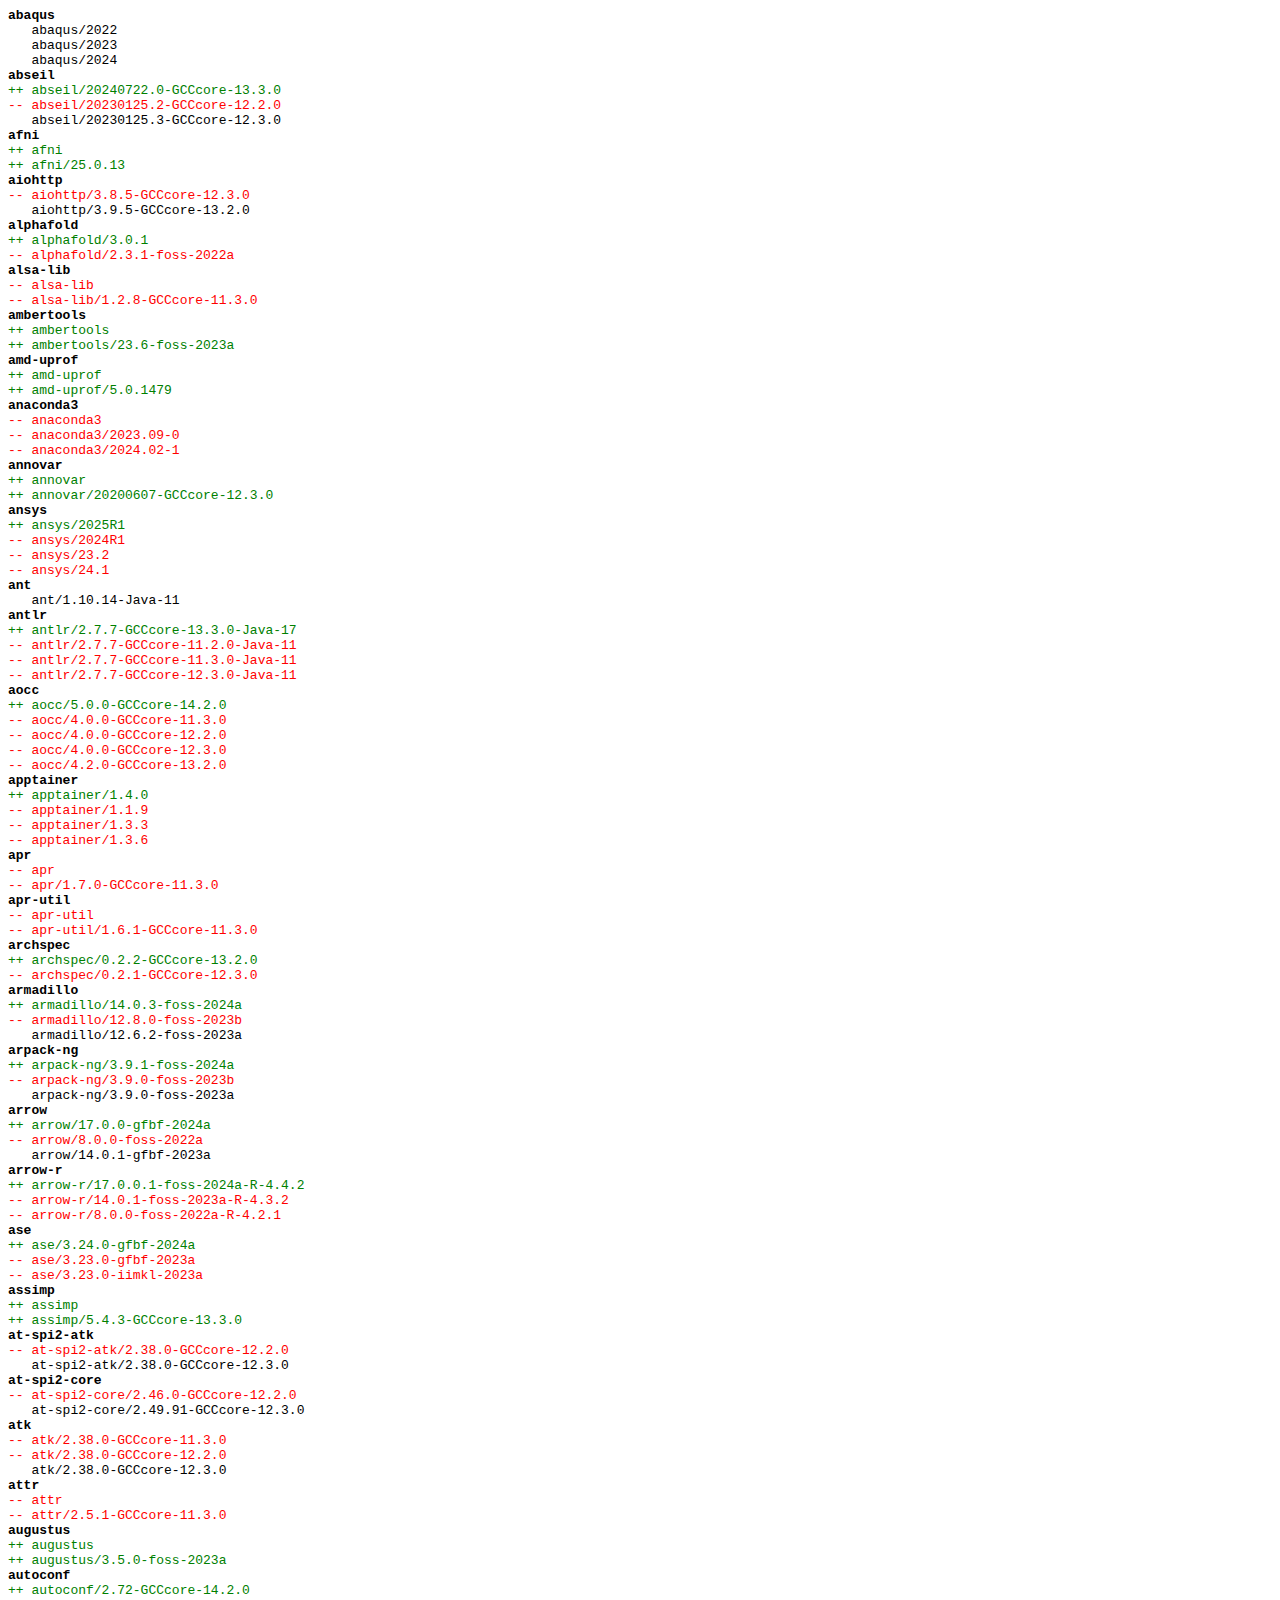
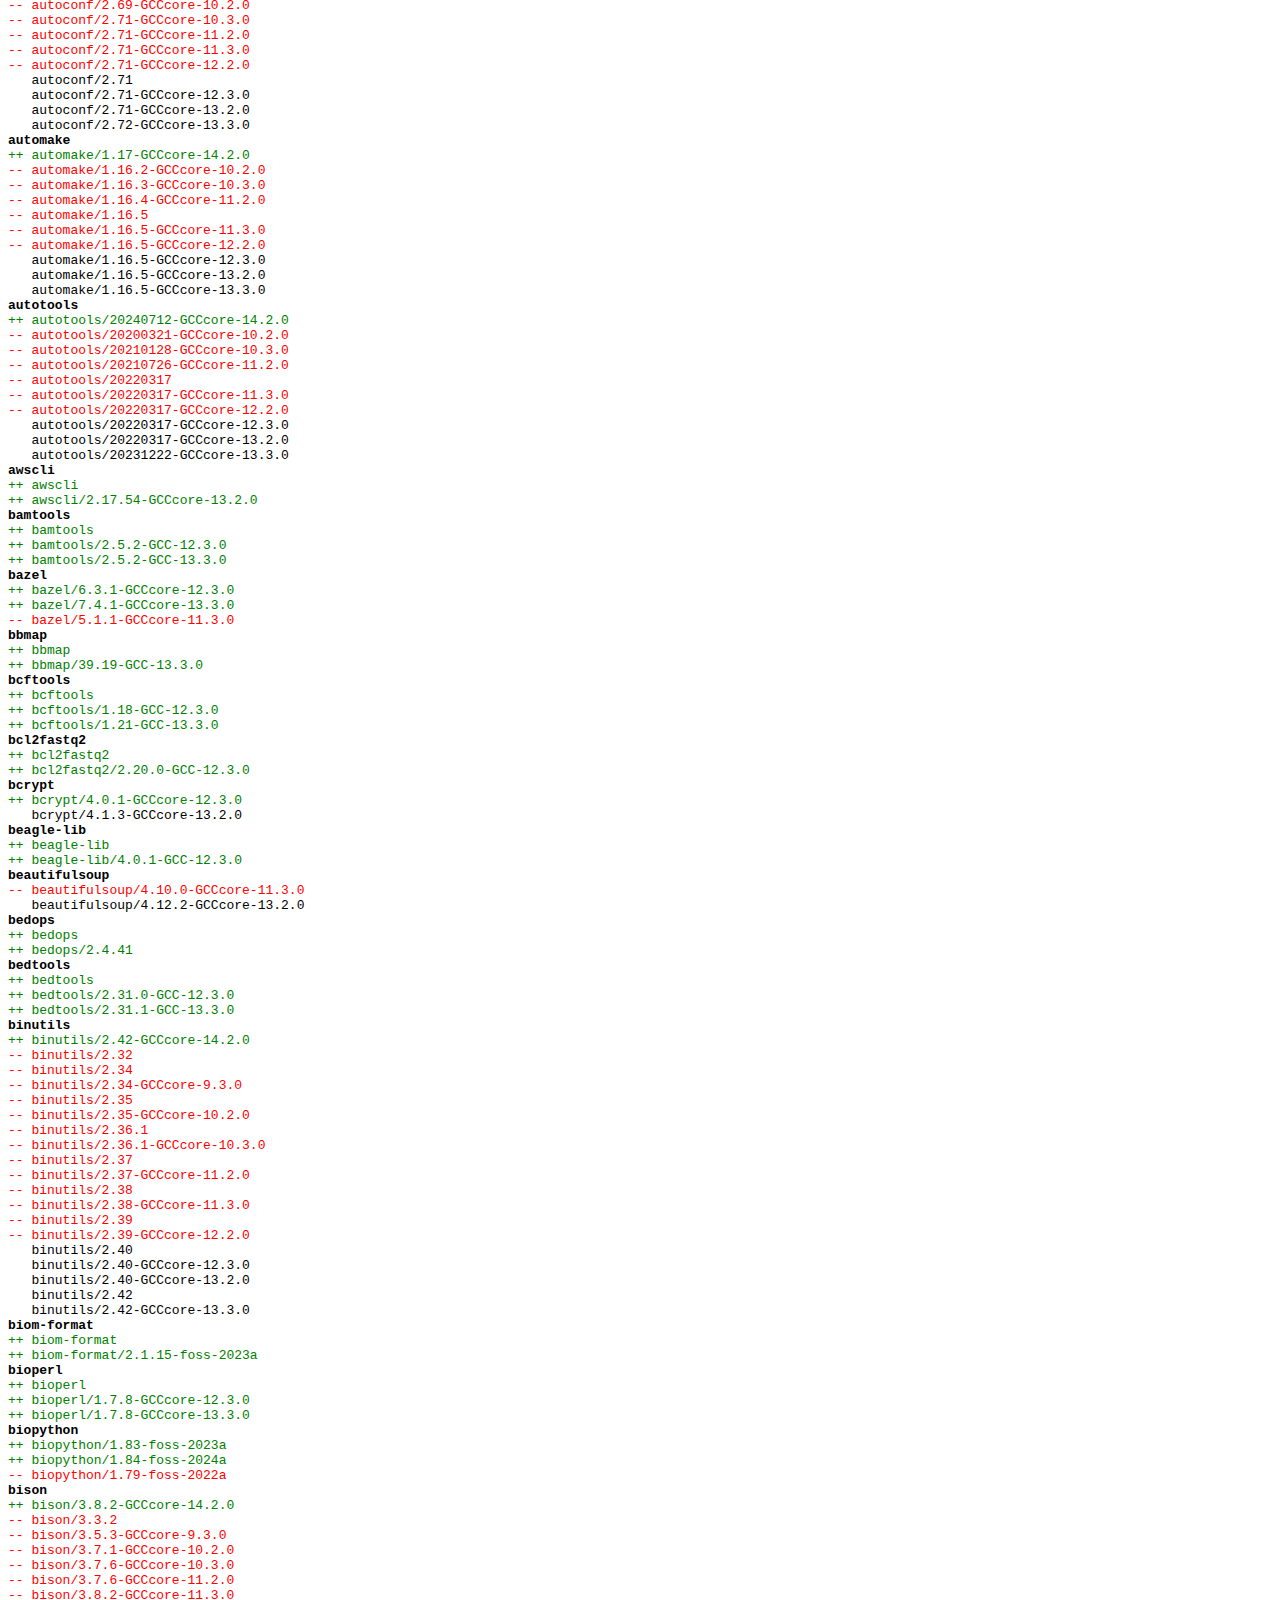
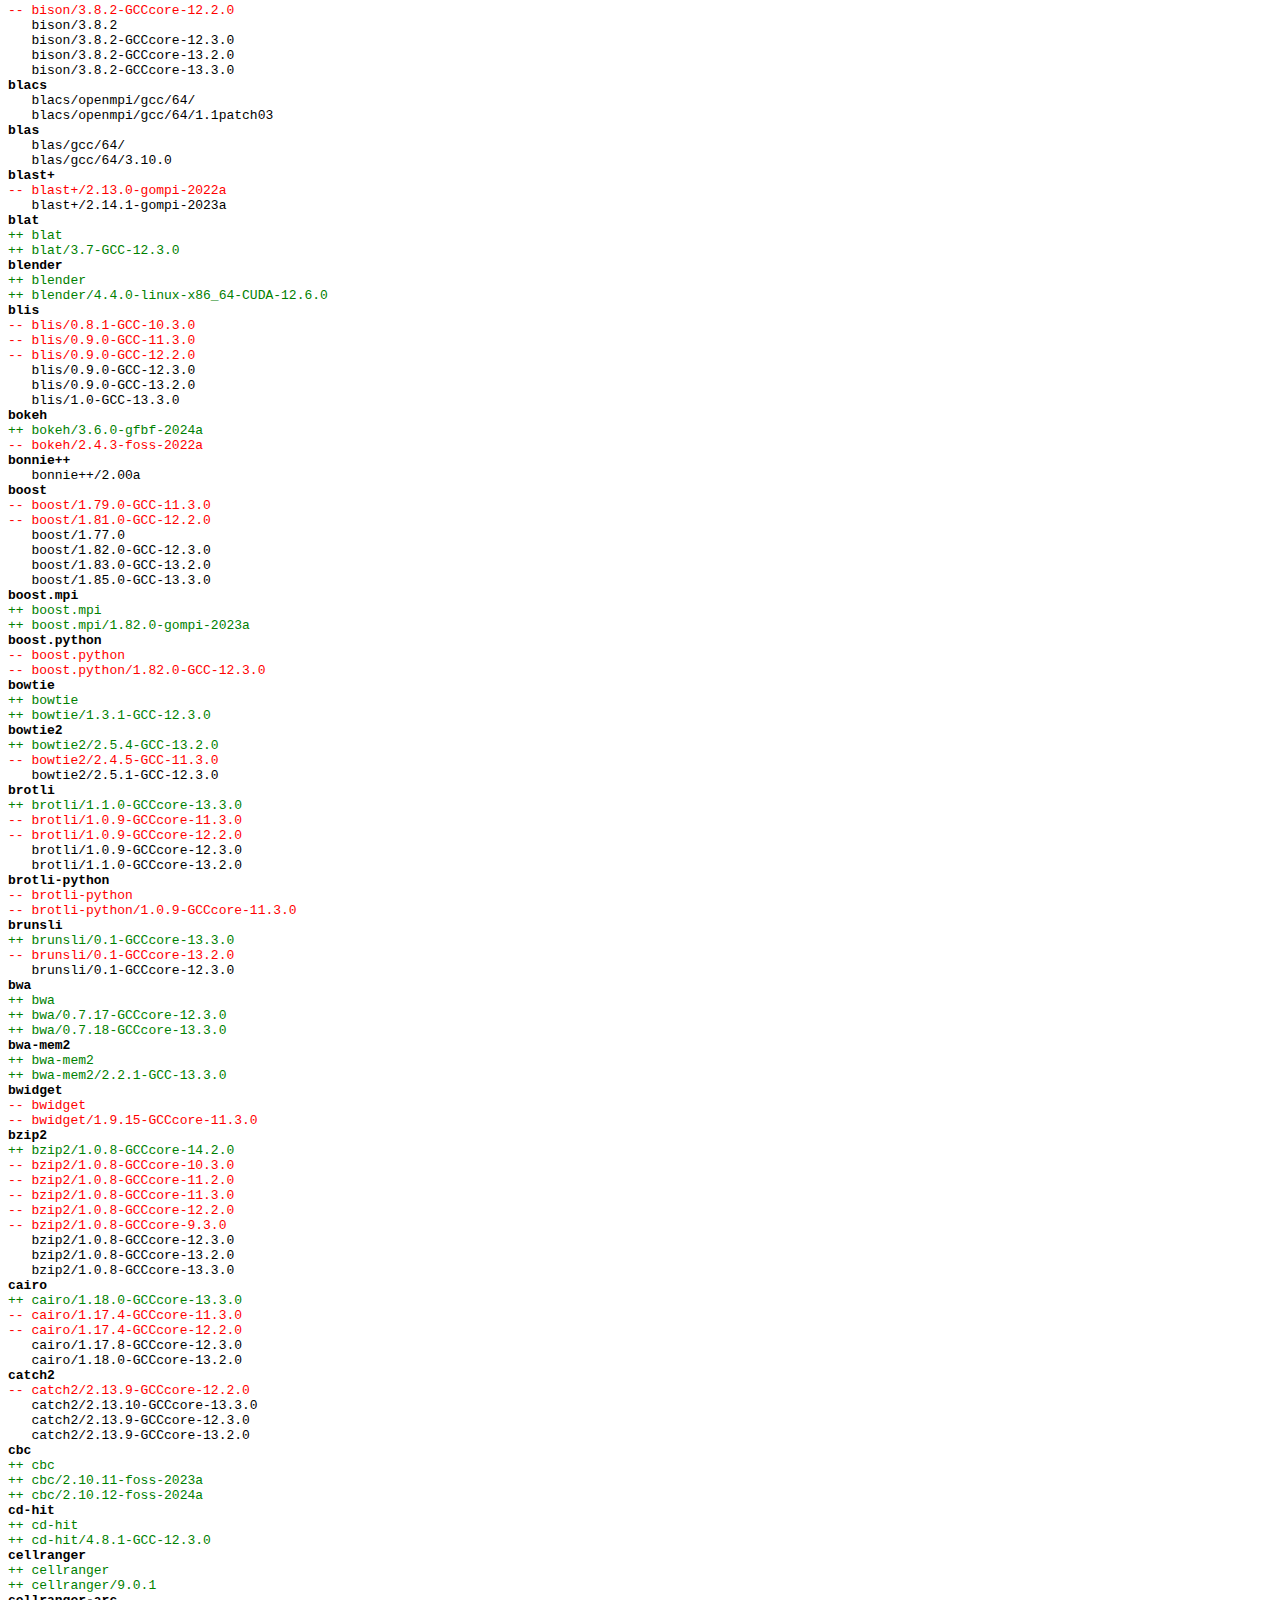
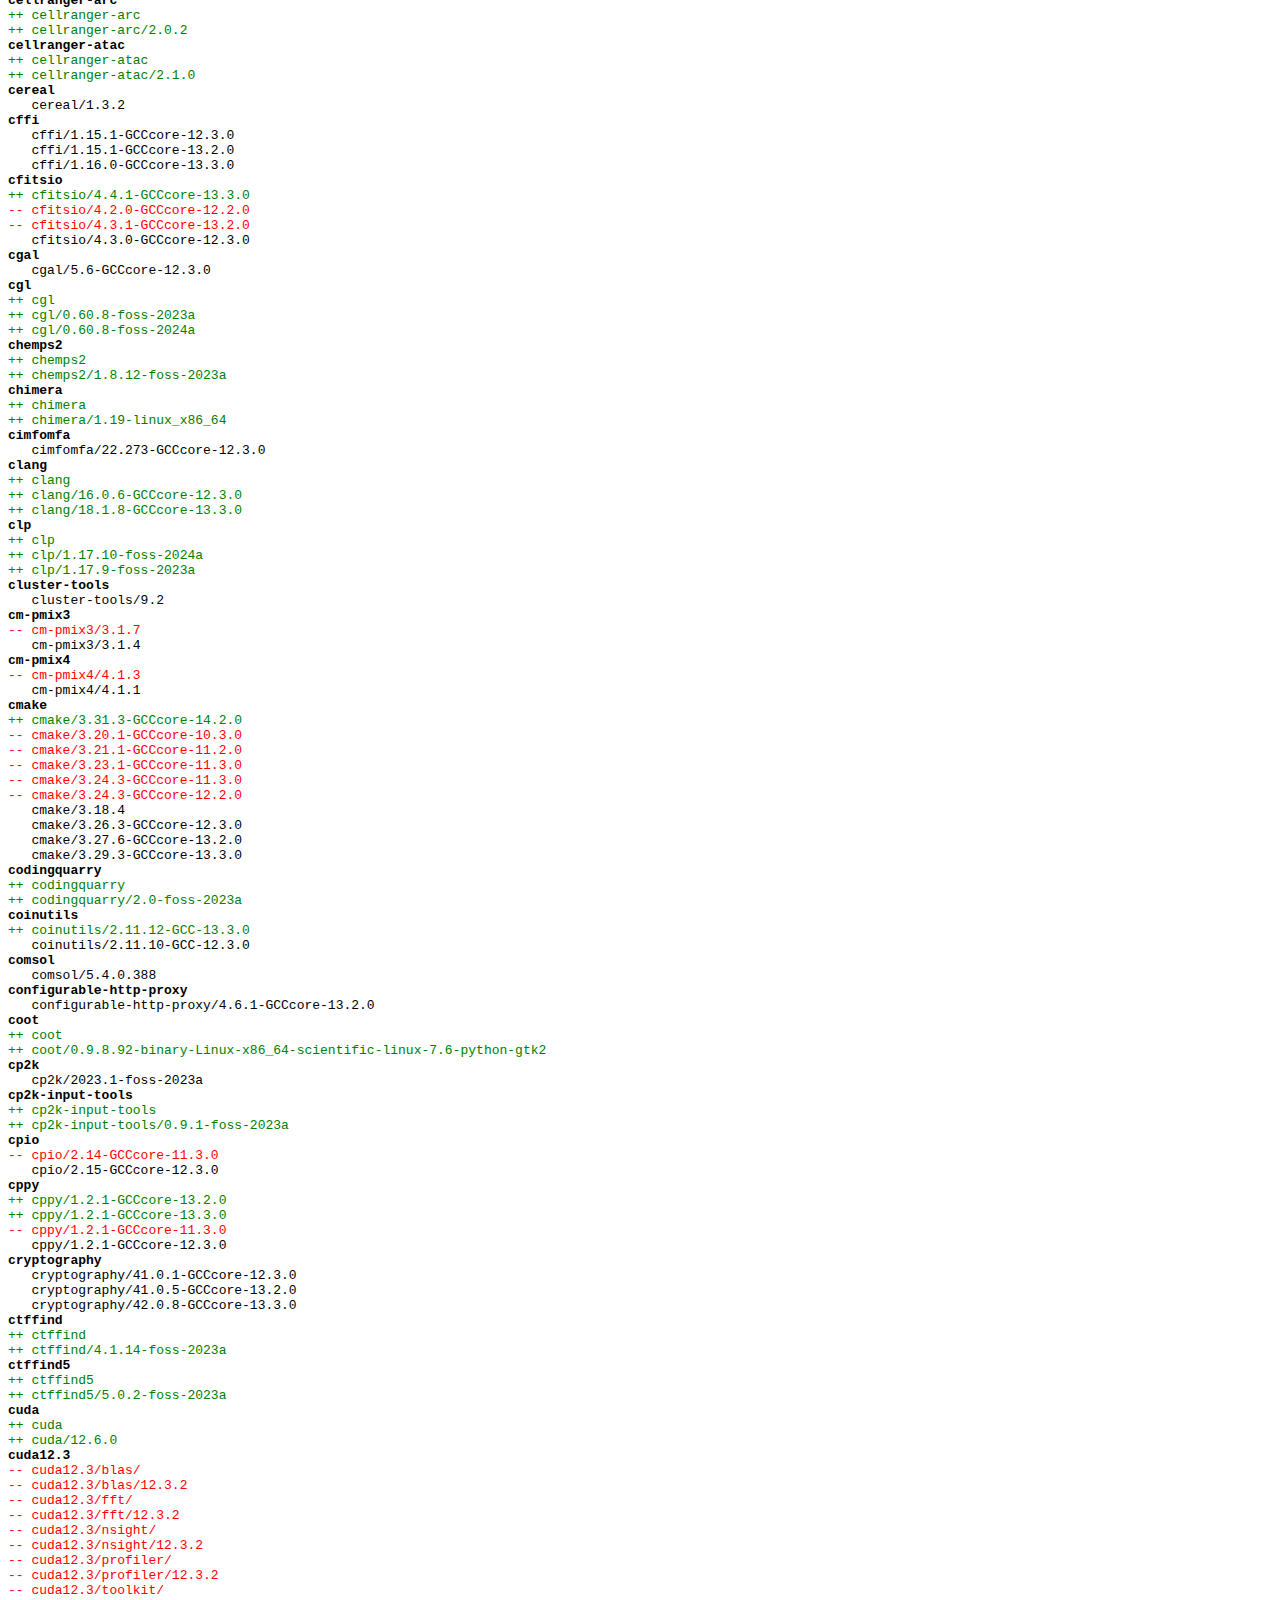
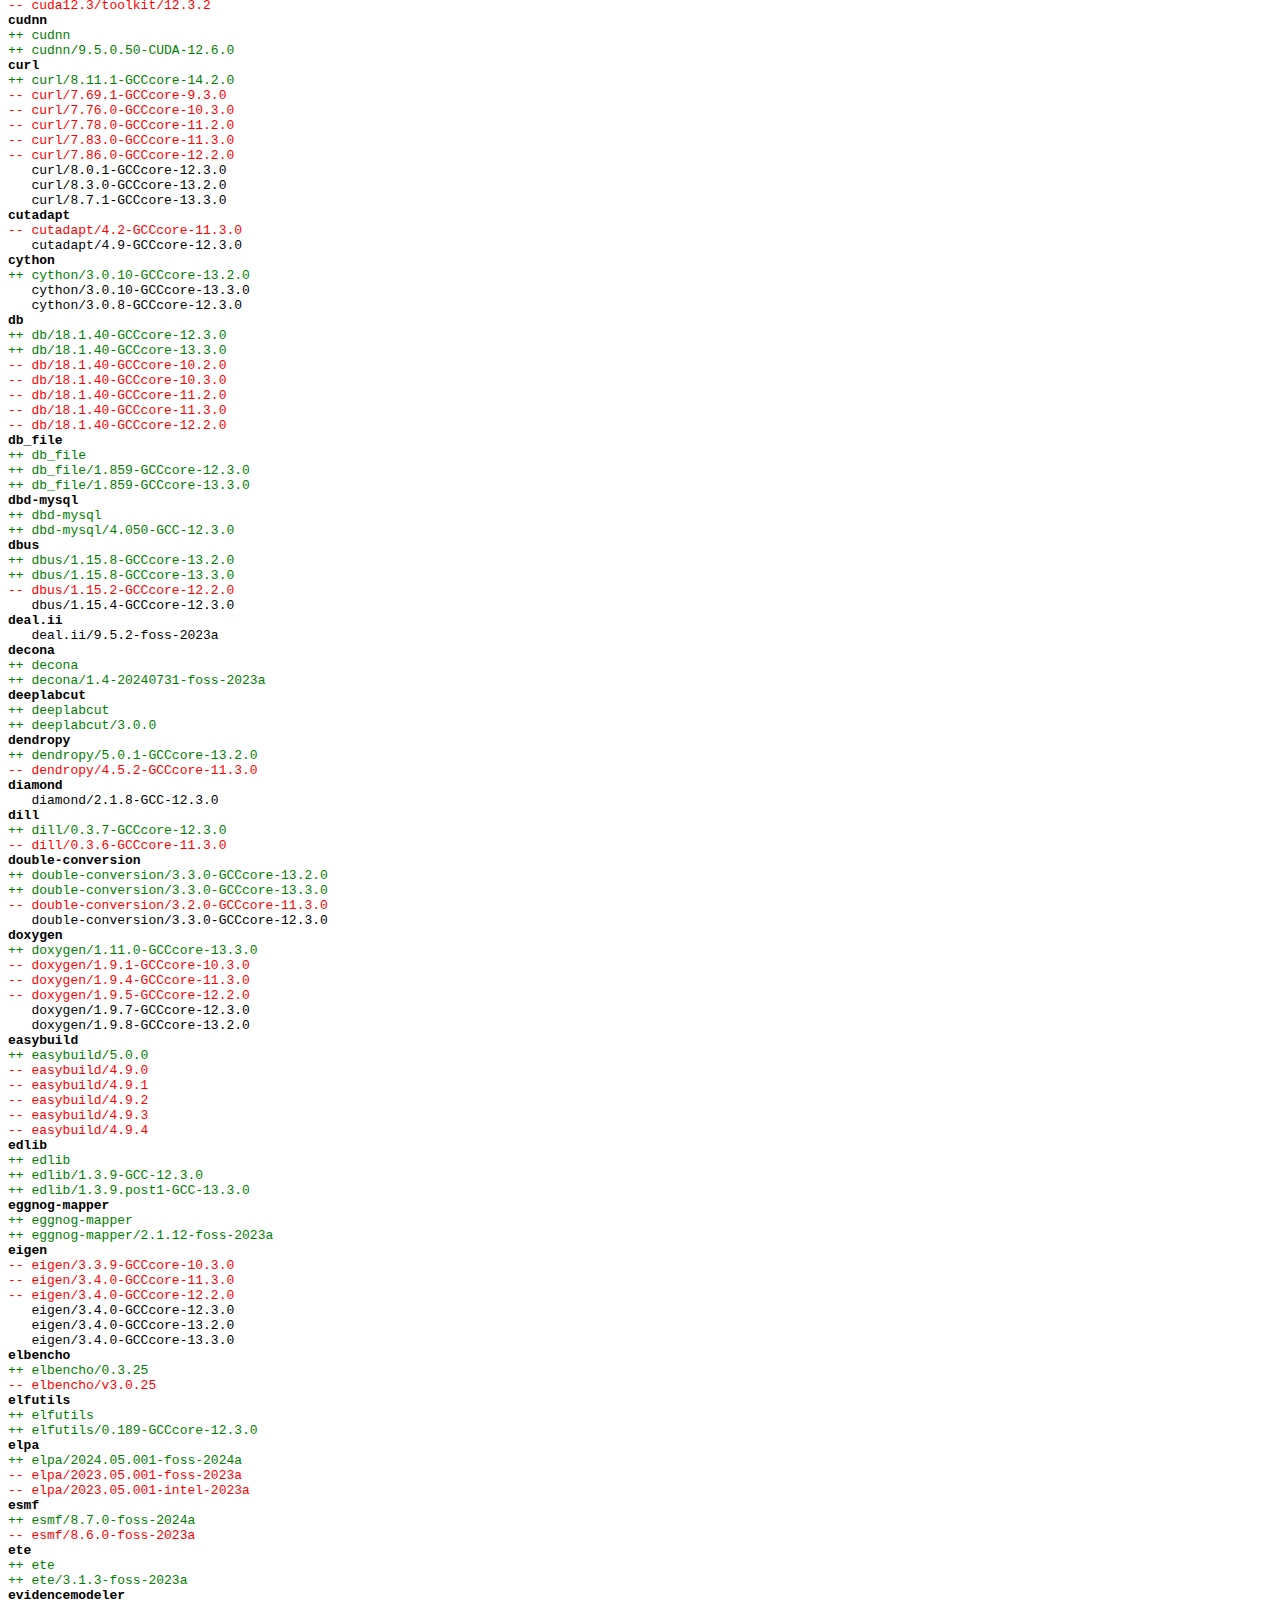
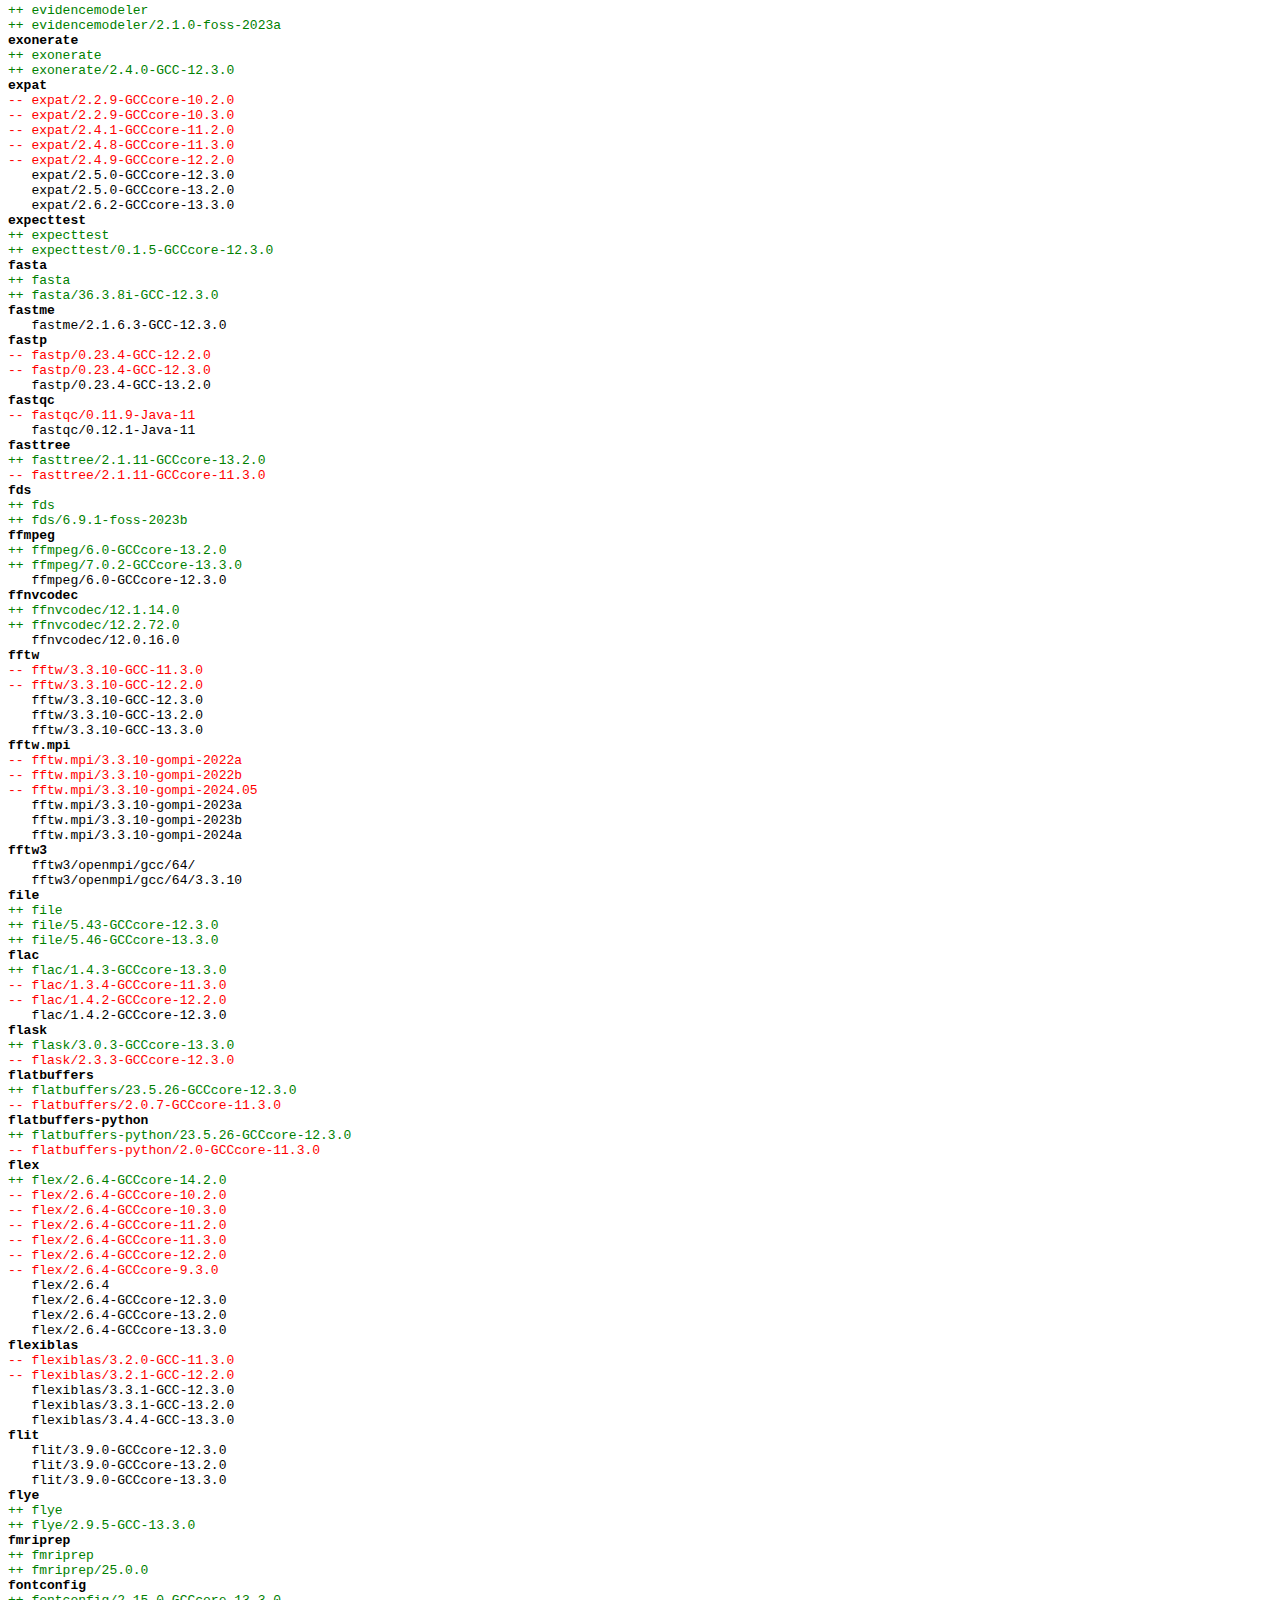
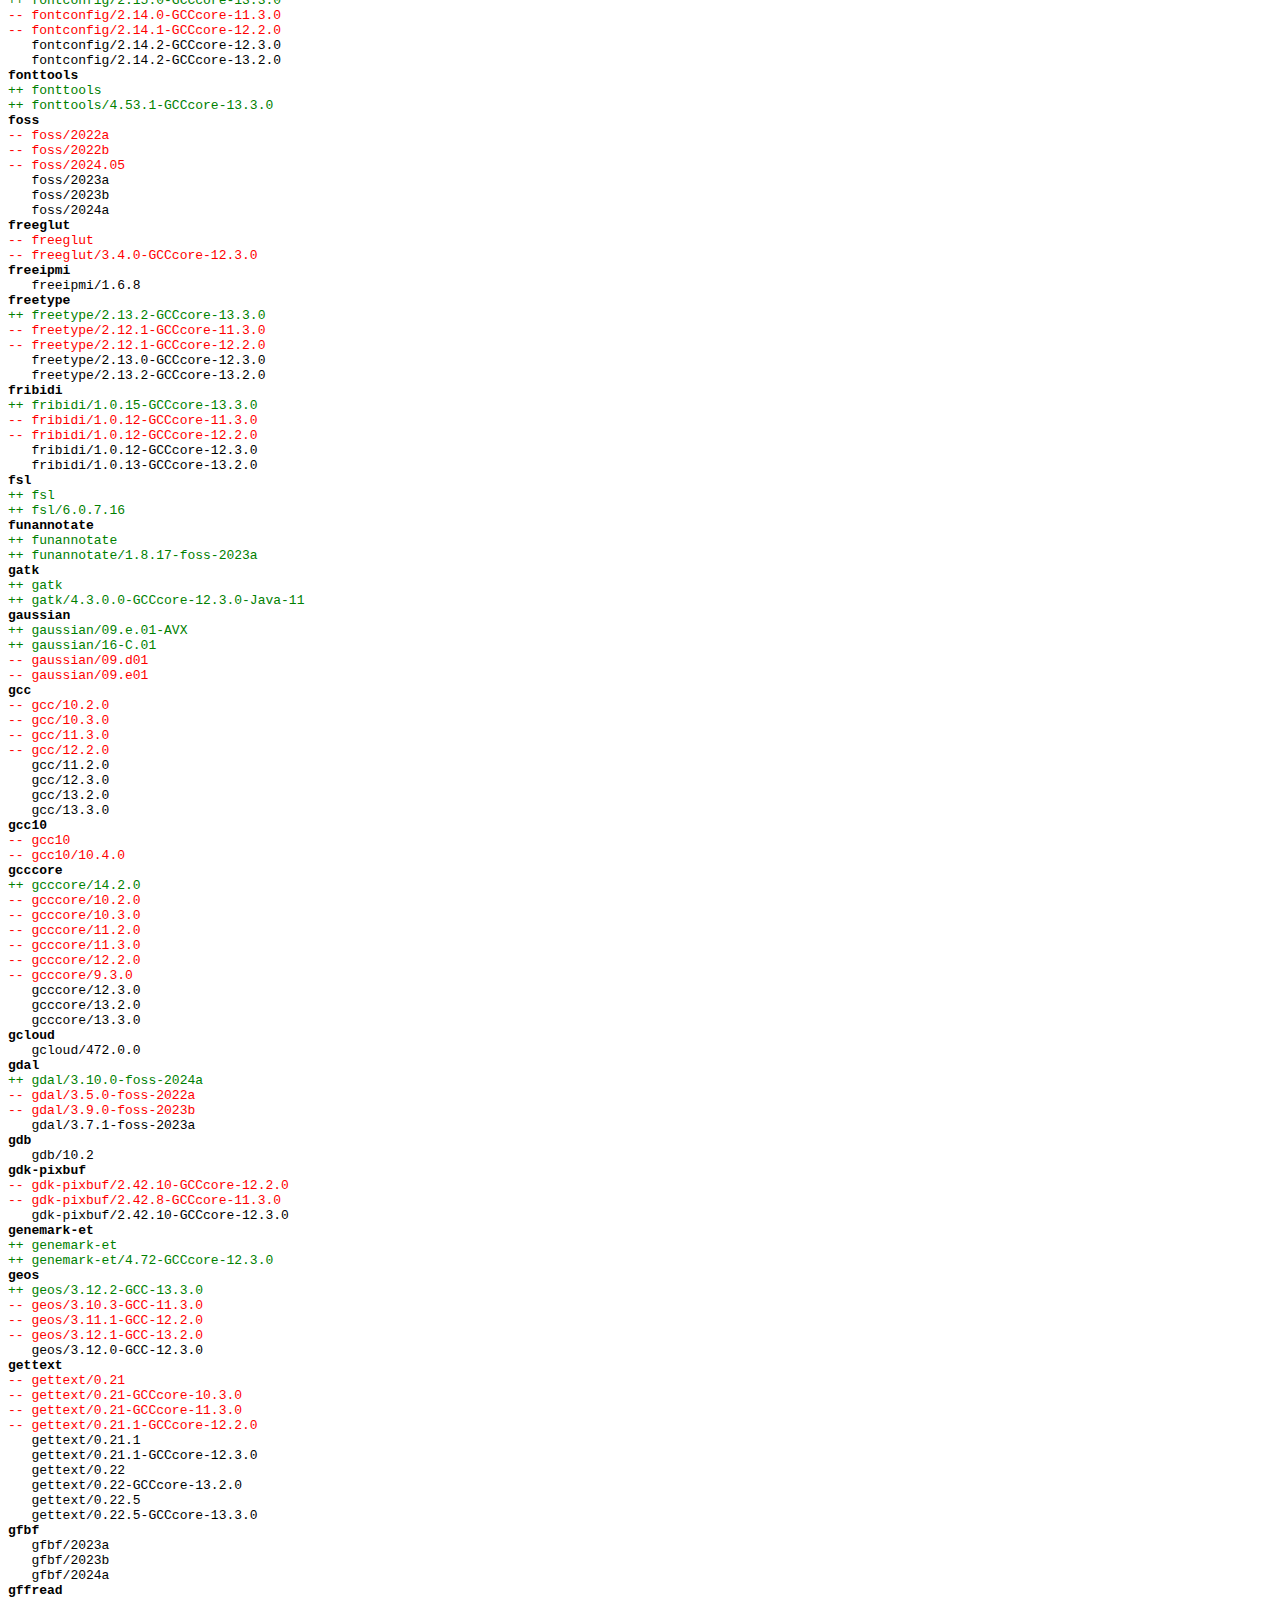
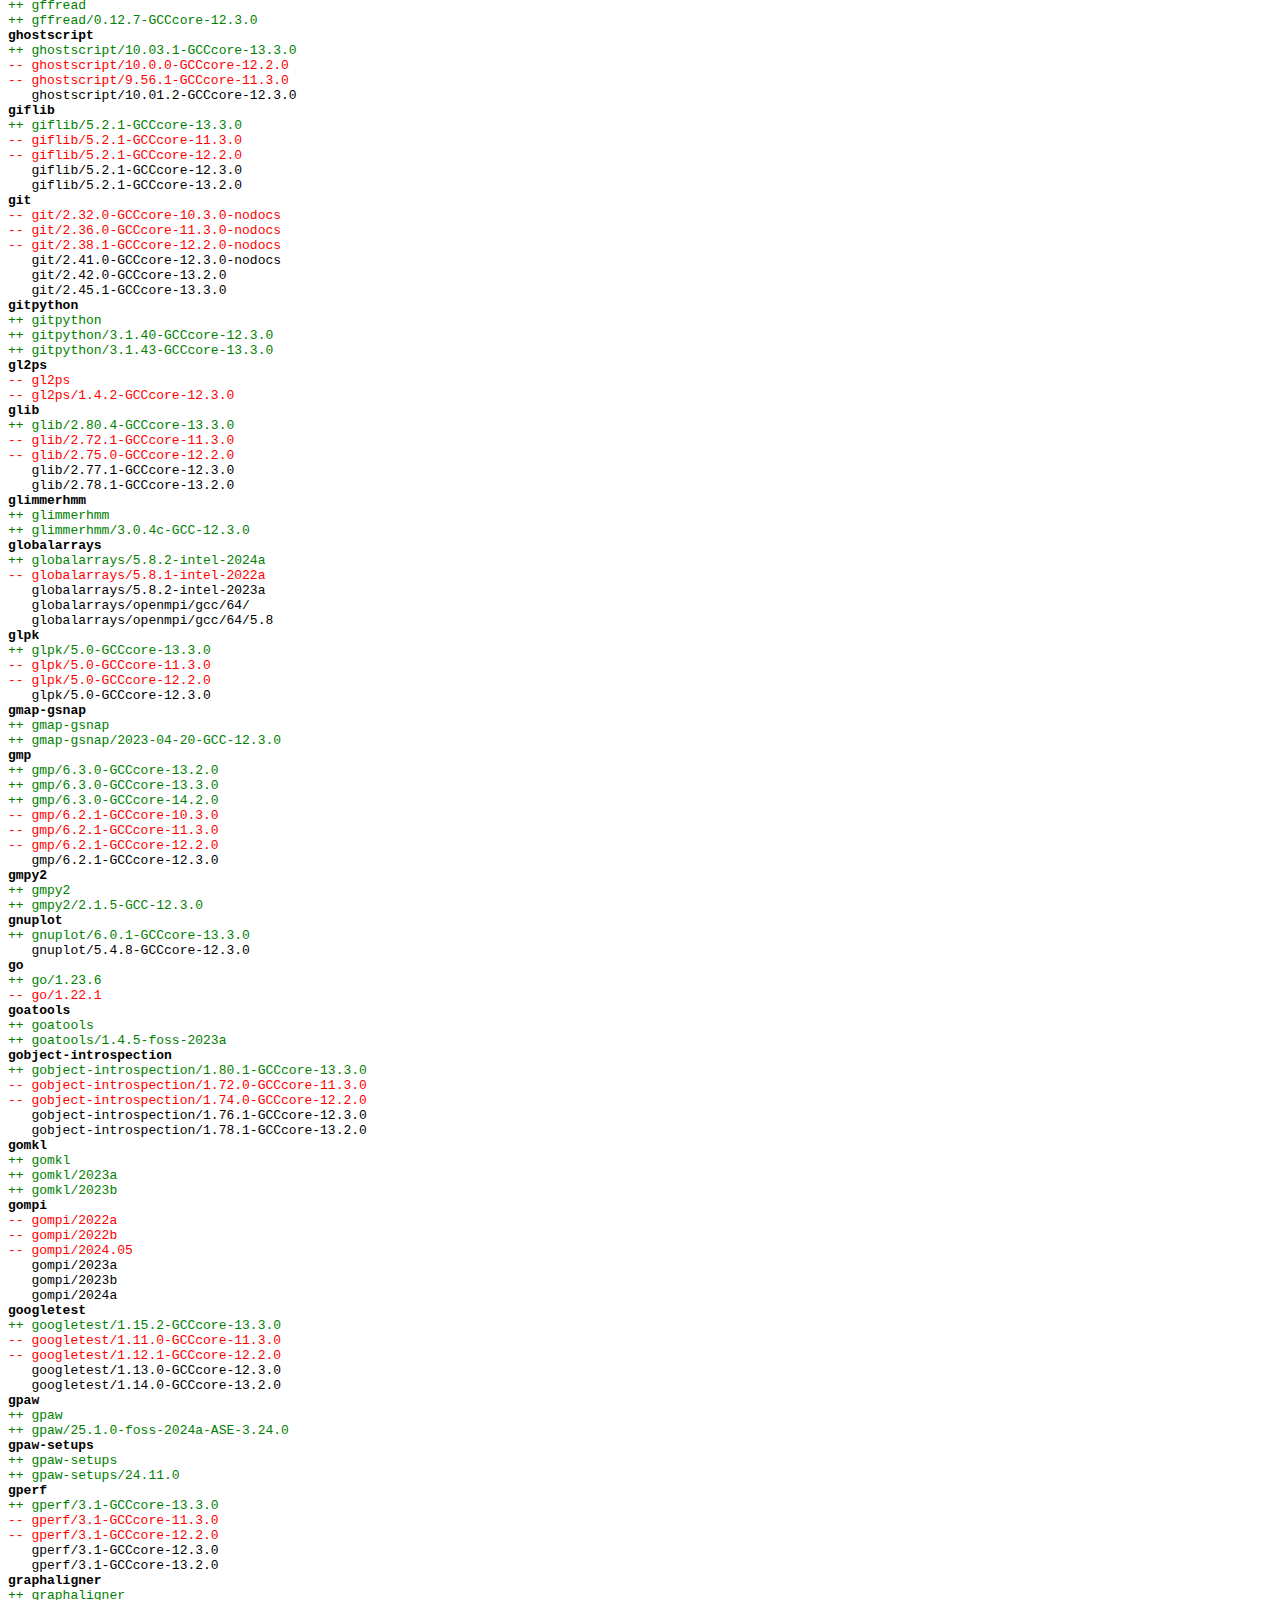
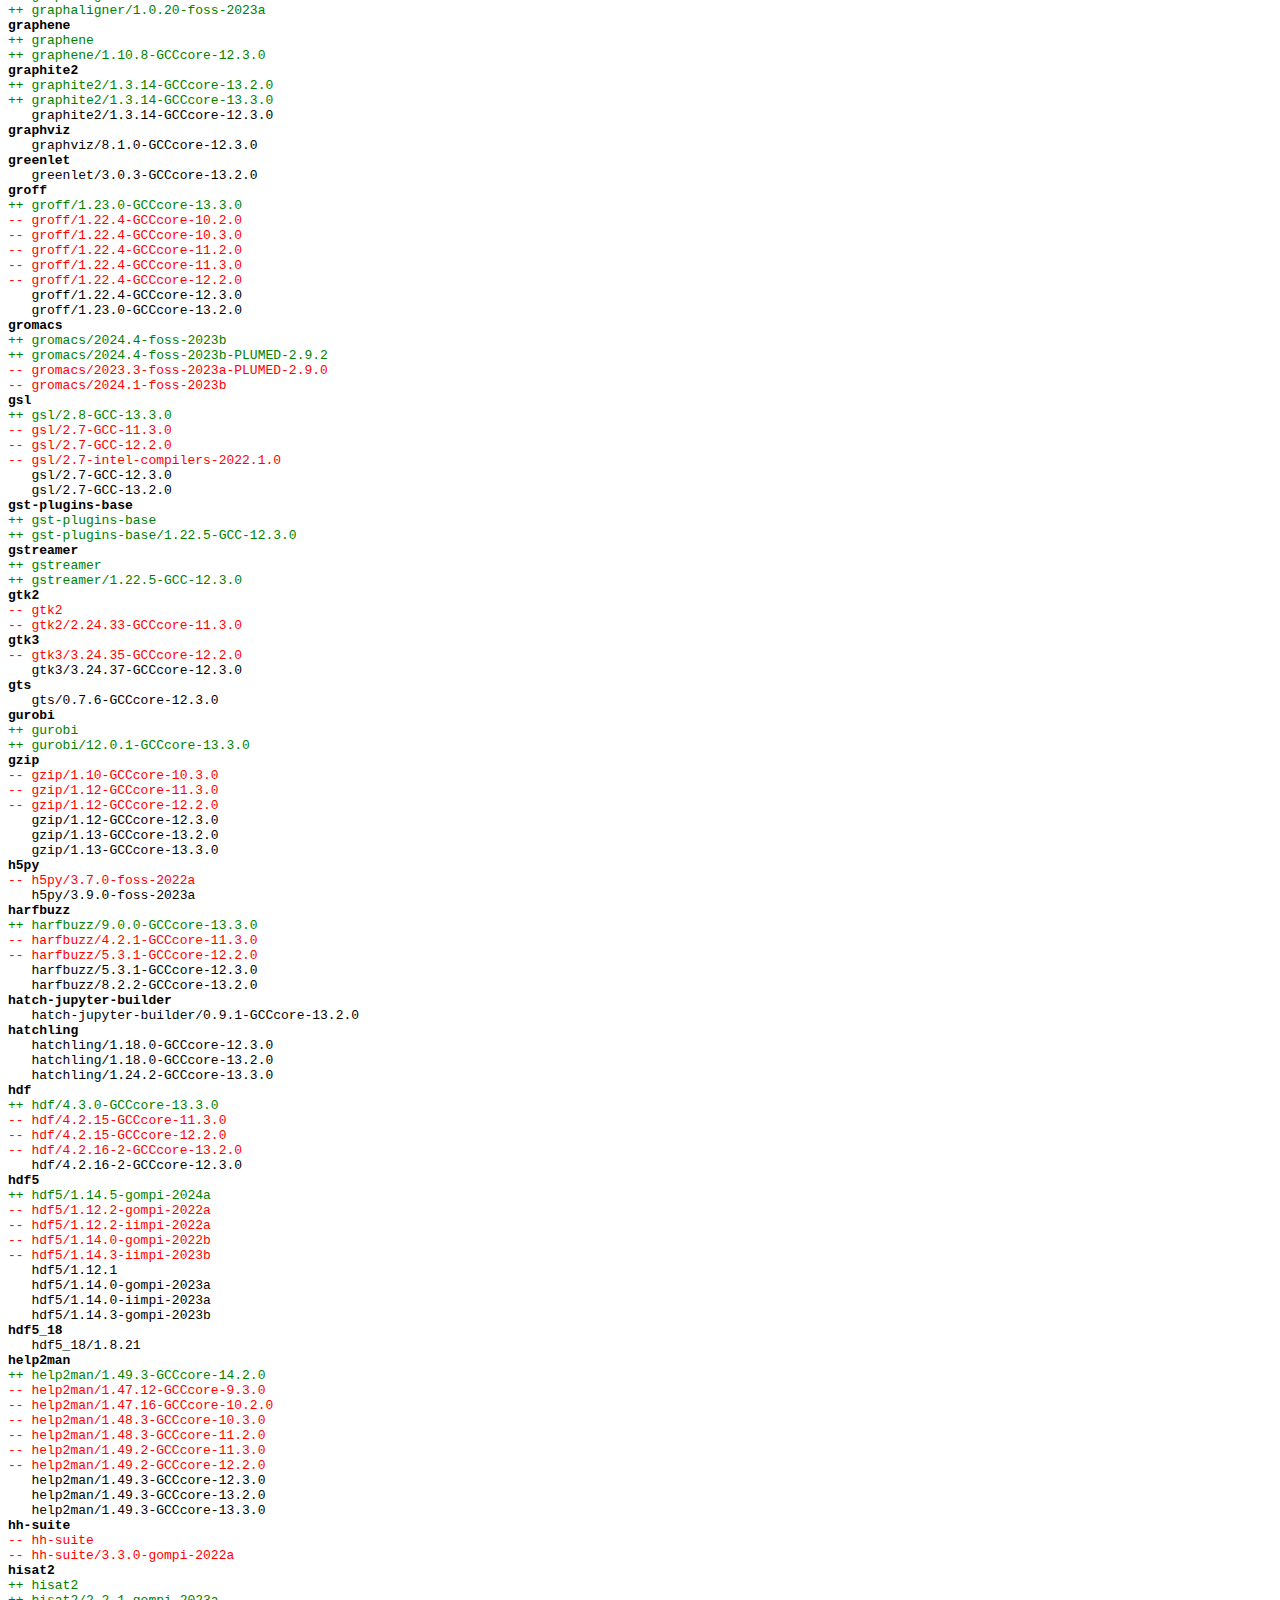
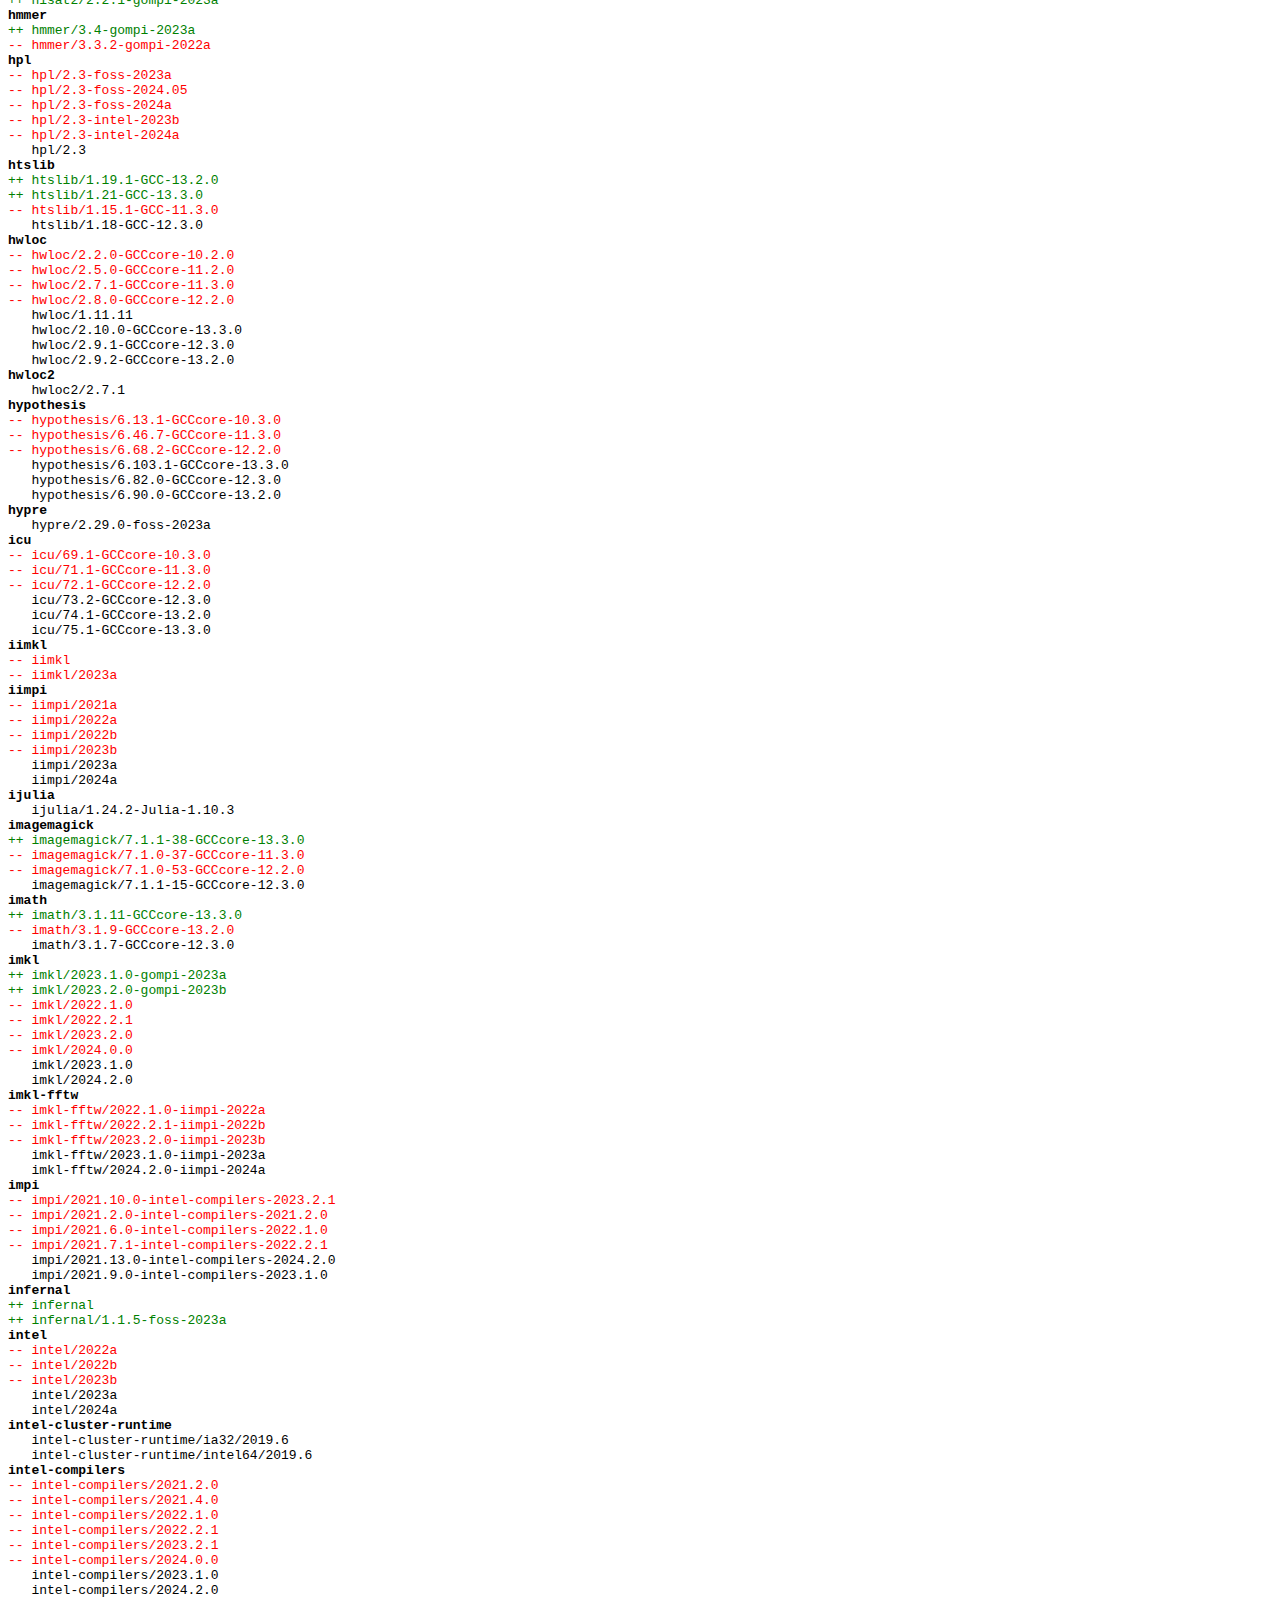
<file: publications/module_comparison_cpu.html>
<html><body><pre>
<b>abaqus</b>
   abaqus/2022
   abaqus/2023
   abaqus/2024
<b>abseil</b>
<span style="color: green;">++ abseil/20240722.0-GCCcore-13.3.0</span>
<span style="color: red;">-- abseil/20230125.2-GCCcore-12.2.0</span>
   abseil/20230125.3-GCCcore-12.3.0
<b>afni</b>
<span style="color: green;">++ afni</span>
<span style="color: green;">++ afni/25.0.13</span>
<b>aiohttp</b>
<span style="color: red;">-- aiohttp/3.8.5-GCCcore-12.3.0</span>
   aiohttp/3.9.5-GCCcore-13.2.0
<b>alphafold</b>
<span style="color: green;">++ alphafold/3.0.1</span>
<span style="color: red;">-- alphafold/2.3.1-foss-2022a</span>
<b>alsa-lib</b>
<span style="color: red;">-- alsa-lib</span>
<span style="color: red;">-- alsa-lib/1.2.8-GCCcore-11.3.0</span>
<b>ambertools</b>
<span style="color: green;">++ ambertools</span>
<span style="color: green;">++ ambertools/23.6-foss-2023a</span>
<b>amd-uprof</b>
<span style="color: green;">++ amd-uprof</span>
<span style="color: green;">++ amd-uprof/5.0.1479</span>
<b>anaconda3</b>
<span style="color: red;">-- anaconda3</span>
<span style="color: red;">-- anaconda3/2023.09-0</span>
<span style="color: red;">-- anaconda3/2024.02-1</span>
<b>annovar</b>
<span style="color: green;">++ annovar</span>
<span style="color: green;">++ annovar/20200607-GCCcore-12.3.0</span>
<b>ansys</b>
<span style="color: green;">++ ansys/2025R1</span>
<span style="color: red;">-- ansys/2024R1</span>
<span style="color: red;">-- ansys/23.2</span>
<span style="color: red;">-- ansys/24.1</span>
<b>ant</b>
   ant/1.10.14-Java-11
<b>antlr</b>
<span style="color: green;">++ antlr/2.7.7-GCCcore-13.3.0-Java-17</span>
<span style="color: red;">-- antlr/2.7.7-GCCcore-11.2.0-Java-11</span>
<span style="color: red;">-- antlr/2.7.7-GCCcore-11.3.0-Java-11</span>
<span style="color: red;">-- antlr/2.7.7-GCCcore-12.3.0-Java-11</span>
<b>aocc</b>
<span style="color: green;">++ aocc/5.0.0-GCCcore-14.2.0</span>
<span style="color: red;">-- aocc/4.0.0-GCCcore-11.3.0</span>
<span style="color: red;">-- aocc/4.0.0-GCCcore-12.2.0</span>
<span style="color: red;">-- aocc/4.0.0-GCCcore-12.3.0</span>
<span style="color: red;">-- aocc/4.2.0-GCCcore-13.2.0</span>
<b>apptainer</b>
<span style="color: green;">++ apptainer/1.4.0</span>
<span style="color: red;">-- apptainer/1.1.9</span>
<span style="color: red;">-- apptainer/1.3.3</span>
<span style="color: red;">-- apptainer/1.3.6</span>
<b>apr</b>
<span style="color: red;">-- apr</span>
<span style="color: red;">-- apr/1.7.0-GCCcore-11.3.0</span>
<b>apr-util</b>
<span style="color: red;">-- apr-util</span>
<span style="color: red;">-- apr-util/1.6.1-GCCcore-11.3.0</span>
<b>archspec</b>
<span style="color: green;">++ archspec/0.2.2-GCCcore-13.2.0</span>
<span style="color: red;">-- archspec/0.2.1-GCCcore-12.3.0</span>
<b>armadillo</b>
<span style="color: green;">++ armadillo/14.0.3-foss-2024a</span>
<span style="color: red;">-- armadillo/12.8.0-foss-2023b</span>
   armadillo/12.6.2-foss-2023a
<b>arpack-ng</b>
<span style="color: green;">++ arpack-ng/3.9.1-foss-2024a</span>
<span style="color: red;">-- arpack-ng/3.9.0-foss-2023b</span>
   arpack-ng/3.9.0-foss-2023a
<b>arrow</b>
<span style="color: green;">++ arrow/17.0.0-gfbf-2024a</span>
<span style="color: red;">-- arrow/8.0.0-foss-2022a</span>
   arrow/14.0.1-gfbf-2023a
<b>arrow-r</b>
<span style="color: green;">++ arrow-r/17.0.0.1-foss-2024a-R-4.4.2</span>
<span style="color: red;">-- arrow-r/14.0.1-foss-2023a-R-4.3.2</span>
<span style="color: red;">-- arrow-r/8.0.0-foss-2022a-R-4.2.1</span>
<b>ase</b>
<span style="color: green;">++ ase/3.24.0-gfbf-2024a</span>
<span style="color: red;">-- ase/3.23.0-gfbf-2023a</span>
<span style="color: red;">-- ase/3.23.0-iimkl-2023a</span>
<b>assimp</b>
<span style="color: green;">++ assimp</span>
<span style="color: green;">++ assimp/5.4.3-GCCcore-13.3.0</span>
<b>at-spi2-atk</b>
<span style="color: red;">-- at-spi2-atk/2.38.0-GCCcore-12.2.0</span>
   at-spi2-atk/2.38.0-GCCcore-12.3.0
<b>at-spi2-core</b>
<span style="color: red;">-- at-spi2-core/2.46.0-GCCcore-12.2.0</span>
   at-spi2-core/2.49.91-GCCcore-12.3.0
<b>atk</b>
<span style="color: red;">-- atk/2.38.0-GCCcore-11.3.0</span>
<span style="color: red;">-- atk/2.38.0-GCCcore-12.2.0</span>
   atk/2.38.0-GCCcore-12.3.0
<b>attr</b>
<span style="color: red;">-- attr</span>
<span style="color: red;">-- attr/2.5.1-GCCcore-11.3.0</span>
<b>augustus</b>
<span style="color: green;">++ augustus</span>
<span style="color: green;">++ augustus/3.5.0-foss-2023a</span>
<b>autoconf</b>
<span style="color: green;">++ autoconf/2.72-GCCcore-14.2.0</span>
<span style="color: red;">-- autoconf/2.69-GCCcore-10.2.0</span>
<span style="color: red;">-- autoconf/2.71-GCCcore-10.3.0</span>
<span style="color: red;">-- autoconf/2.71-GCCcore-11.2.0</span>
<span style="color: red;">-- autoconf/2.71-GCCcore-11.3.0</span>
<span style="color: red;">-- autoconf/2.71-GCCcore-12.2.0</span>
   autoconf/2.71
   autoconf/2.71-GCCcore-12.3.0
   autoconf/2.71-GCCcore-13.2.0
   autoconf/2.72-GCCcore-13.3.0
<b>automake</b>
<span style="color: green;">++ automake/1.17-GCCcore-14.2.0</span>
<span style="color: red;">-- automake/1.16.2-GCCcore-10.2.0</span>
<span style="color: red;">-- automake/1.16.3-GCCcore-10.3.0</span>
<span style="color: red;">-- automake/1.16.4-GCCcore-11.2.0</span>
<span style="color: red;">-- automake/1.16.5</span>
<span style="color: red;">-- automake/1.16.5-GCCcore-11.3.0</span>
<span style="color: red;">-- automake/1.16.5-GCCcore-12.2.0</span>
   automake/1.16.5-GCCcore-12.3.0
   automake/1.16.5-GCCcore-13.2.0
   automake/1.16.5-GCCcore-13.3.0
<b>autotools</b>
<span style="color: green;">++ autotools/20240712-GCCcore-14.2.0</span>
<span style="color: red;">-- autotools/20200321-GCCcore-10.2.0</span>
<span style="color: red;">-- autotools/20210128-GCCcore-10.3.0</span>
<span style="color: red;">-- autotools/20210726-GCCcore-11.2.0</span>
<span style="color: red;">-- autotools/20220317</span>
<span style="color: red;">-- autotools/20220317-GCCcore-11.3.0</span>
<span style="color: red;">-- autotools/20220317-GCCcore-12.2.0</span>
   autotools/20220317-GCCcore-12.3.0
   autotools/20220317-GCCcore-13.2.0
   autotools/20231222-GCCcore-13.3.0
<b>awscli</b>
<span style="color: green;">++ awscli</span>
<span style="color: green;">++ awscli/2.17.54-GCCcore-13.2.0</span>
<b>bamtools</b>
<span style="color: green;">++ bamtools</span>
<span style="color: green;">++ bamtools/2.5.2-GCC-12.3.0</span>
<span style="color: green;">++ bamtools/2.5.2-GCC-13.3.0</span>
<b>bazel</b>
<span style="color: green;">++ bazel/6.3.1-GCCcore-12.3.0</span>
<span style="color: green;">++ bazel/7.4.1-GCCcore-13.3.0</span>
<span style="color: red;">-- bazel/5.1.1-GCCcore-11.3.0</span>
<b>bbmap</b>
<span style="color: green;">++ bbmap</span>
<span style="color: green;">++ bbmap/39.19-GCC-13.3.0</span>
<b>bcftools</b>
<span style="color: green;">++ bcftools</span>
<span style="color: green;">++ bcftools/1.18-GCC-12.3.0</span>
<span style="color: green;">++ bcftools/1.21-GCC-13.3.0</span>
<b>bcl2fastq2</b>
<span style="color: green;">++ bcl2fastq2</span>
<span style="color: green;">++ bcl2fastq2/2.20.0-GCC-12.3.0</span>
<b>bcrypt</b>
<span style="color: green;">++ bcrypt/4.0.1-GCCcore-12.3.0</span>
   bcrypt/4.1.3-GCCcore-13.2.0
<b>beagle-lib</b>
<span style="color: green;">++ beagle-lib</span>
<span style="color: green;">++ beagle-lib/4.0.1-GCC-12.3.0</span>
<b>beautifulsoup</b>
<span style="color: red;">-- beautifulsoup/4.10.0-GCCcore-11.3.0</span>
   beautifulsoup/4.12.2-GCCcore-13.2.0
<b>bedops</b>
<span style="color: green;">++ bedops</span>
<span style="color: green;">++ bedops/2.4.41</span>
<b>bedtools</b>
<span style="color: green;">++ bedtools</span>
<span style="color: green;">++ bedtools/2.31.0-GCC-12.3.0</span>
<span style="color: green;">++ bedtools/2.31.1-GCC-13.3.0</span>
<b>binutils</b>
<span style="color: green;">++ binutils/2.42-GCCcore-14.2.0</span>
<span style="color: red;">-- binutils/2.32</span>
<span style="color: red;">-- binutils/2.34</span>
<span style="color: red;">-- binutils/2.34-GCCcore-9.3.0</span>
<span style="color: red;">-- binutils/2.35</span>
<span style="color: red;">-- binutils/2.35-GCCcore-10.2.0</span>
<span style="color: red;">-- binutils/2.36.1</span>
<span style="color: red;">-- binutils/2.36.1-GCCcore-10.3.0</span>
<span style="color: red;">-- binutils/2.37</span>
<span style="color: red;">-- binutils/2.37-GCCcore-11.2.0</span>
<span style="color: red;">-- binutils/2.38</span>
<span style="color: red;">-- binutils/2.38-GCCcore-11.3.0</span>
<span style="color: red;">-- binutils/2.39</span>
<span style="color: red;">-- binutils/2.39-GCCcore-12.2.0</span>
   binutils/2.40
   binutils/2.40-GCCcore-12.3.0
   binutils/2.40-GCCcore-13.2.0
   binutils/2.42
   binutils/2.42-GCCcore-13.3.0
<b>biom-format</b>
<span style="color: green;">++ biom-format</span>
<span style="color: green;">++ biom-format/2.1.15-foss-2023a</span>
<b>bioperl</b>
<span style="color: green;">++ bioperl</span>
<span style="color: green;">++ bioperl/1.7.8-GCCcore-12.3.0</span>
<span style="color: green;">++ bioperl/1.7.8-GCCcore-13.3.0</span>
<b>biopython</b>
<span style="color: green;">++ biopython/1.83-foss-2023a</span>
<span style="color: green;">++ biopython/1.84-foss-2024a</span>
<span style="color: red;">-- biopython/1.79-foss-2022a</span>
<b>bison</b>
<span style="color: green;">++ bison/3.8.2-GCCcore-14.2.0</span>
<span style="color: red;">-- bison/3.3.2</span>
<span style="color: red;">-- bison/3.5.3-GCCcore-9.3.0</span>
<span style="color: red;">-- bison/3.7.1-GCCcore-10.2.0</span>
<span style="color: red;">-- bison/3.7.6-GCCcore-10.3.0</span>
<span style="color: red;">-- bison/3.7.6-GCCcore-11.2.0</span>
<span style="color: red;">-- bison/3.8.2-GCCcore-11.3.0</span>
<span style="color: red;">-- bison/3.8.2-GCCcore-12.2.0</span>
   bison/3.8.2
   bison/3.8.2-GCCcore-12.3.0
   bison/3.8.2-GCCcore-13.2.0
   bison/3.8.2-GCCcore-13.3.0
<b>blacs</b>
   blacs/openmpi/gcc/64/
   blacs/openmpi/gcc/64/1.1patch03
<b>blas</b>
   blas/gcc/64/
   blas/gcc/64/3.10.0
<b>blast+</b>
<span style="color: red;">-- blast+/2.13.0-gompi-2022a</span>
   blast+/2.14.1-gompi-2023a
<b>blat</b>
<span style="color: green;">++ blat</span>
<span style="color: green;">++ blat/3.7-GCC-12.3.0</span>
<b>blender</b>
<span style="color: green;">++ blender</span>
<span style="color: green;">++ blender/4.4.0-linux-x86_64-CUDA-12.6.0</span>
<b>blis</b>
<span style="color: red;">-- blis/0.8.1-GCC-10.3.0</span>
<span style="color: red;">-- blis/0.9.0-GCC-11.3.0</span>
<span style="color: red;">-- blis/0.9.0-GCC-12.2.0</span>
   blis/0.9.0-GCC-12.3.0
   blis/0.9.0-GCC-13.2.0
   blis/1.0-GCC-13.3.0
<b>bokeh</b>
<span style="color: green;">++ bokeh/3.6.0-gfbf-2024a</span>
<span style="color: red;">-- bokeh/2.4.3-foss-2022a</span>
<b>bonnie++</b>
   bonnie++/2.00a
<b>boost</b>
<span style="color: red;">-- boost/1.79.0-GCC-11.3.0</span>
<span style="color: red;">-- boost/1.81.0-GCC-12.2.0</span>
   boost/1.77.0
   boost/1.82.0-GCC-12.3.0
   boost/1.83.0-GCC-13.2.0
   boost/1.85.0-GCC-13.3.0
<b>boost.mpi</b>
<span style="color: green;">++ boost.mpi</span>
<span style="color: green;">++ boost.mpi/1.82.0-gompi-2023a</span>
<b>boost.python</b>
<span style="color: red;">-- boost.python</span>
<span style="color: red;">-- boost.python/1.82.0-GCC-12.3.0</span>
<b>bowtie</b>
<span style="color: green;">++ bowtie</span>
<span style="color: green;">++ bowtie/1.3.1-GCC-12.3.0</span>
<b>bowtie2</b>
<span style="color: green;">++ bowtie2/2.5.4-GCC-13.2.0</span>
<span style="color: red;">-- bowtie2/2.4.5-GCC-11.3.0</span>
   bowtie2/2.5.1-GCC-12.3.0
<b>brotli</b>
<span style="color: green;">++ brotli/1.1.0-GCCcore-13.3.0</span>
<span style="color: red;">-- brotli/1.0.9-GCCcore-11.3.0</span>
<span style="color: red;">-- brotli/1.0.9-GCCcore-12.2.0</span>
   brotli/1.0.9-GCCcore-12.3.0
   brotli/1.1.0-GCCcore-13.2.0
<b>brotli-python</b>
<span style="color: red;">-- brotli-python</span>
<span style="color: red;">-- brotli-python/1.0.9-GCCcore-11.3.0</span>
<b>brunsli</b>
<span style="color: green;">++ brunsli/0.1-GCCcore-13.3.0</span>
<span style="color: red;">-- brunsli/0.1-GCCcore-13.2.0</span>
   brunsli/0.1-GCCcore-12.3.0
<b>bwa</b>
<span style="color: green;">++ bwa</span>
<span style="color: green;">++ bwa/0.7.17-GCCcore-12.3.0</span>
<span style="color: green;">++ bwa/0.7.18-GCCcore-13.3.0</span>
<b>bwa-mem2</b>
<span style="color: green;">++ bwa-mem2</span>
<span style="color: green;">++ bwa-mem2/2.2.1-GCC-13.3.0</span>
<b>bwidget</b>
<span style="color: red;">-- bwidget</span>
<span style="color: red;">-- bwidget/1.9.15-GCCcore-11.3.0</span>
<b>bzip2</b>
<span style="color: green;">++ bzip2/1.0.8-GCCcore-14.2.0</span>
<span style="color: red;">-- bzip2/1.0.8-GCCcore-10.3.0</span>
<span style="color: red;">-- bzip2/1.0.8-GCCcore-11.2.0</span>
<span style="color: red;">-- bzip2/1.0.8-GCCcore-11.3.0</span>
<span style="color: red;">-- bzip2/1.0.8-GCCcore-12.2.0</span>
<span style="color: red;">-- bzip2/1.0.8-GCCcore-9.3.0</span>
   bzip2/1.0.8-GCCcore-12.3.0
   bzip2/1.0.8-GCCcore-13.2.0
   bzip2/1.0.8-GCCcore-13.3.0
<b>cairo</b>
<span style="color: green;">++ cairo/1.18.0-GCCcore-13.3.0</span>
<span style="color: red;">-- cairo/1.17.4-GCCcore-11.3.0</span>
<span style="color: red;">-- cairo/1.17.4-GCCcore-12.2.0</span>
   cairo/1.17.8-GCCcore-12.3.0
   cairo/1.18.0-GCCcore-13.2.0
<b>catch2</b>
<span style="color: red;">-- catch2/2.13.9-GCCcore-12.2.0</span>
   catch2/2.13.10-GCCcore-13.3.0
   catch2/2.13.9-GCCcore-12.3.0
   catch2/2.13.9-GCCcore-13.2.0
<b>cbc</b>
<span style="color: green;">++ cbc</span>
<span style="color: green;">++ cbc/2.10.11-foss-2023a</span>
<span style="color: green;">++ cbc/2.10.12-foss-2024a</span>
<b>cd-hit</b>
<span style="color: green;">++ cd-hit</span>
<span style="color: green;">++ cd-hit/4.8.1-GCC-12.3.0</span>
<b>cellranger</b>
<span style="color: green;">++ cellranger</span>
<span style="color: green;">++ cellranger/9.0.1</span>
<b>cellranger-arc</b>
<span style="color: green;">++ cellranger-arc</span>
<span style="color: green;">++ cellranger-arc/2.0.2</span>
<b>cellranger-atac</b>
<span style="color: green;">++ cellranger-atac</span>
<span style="color: green;">++ cellranger-atac/2.1.0</span>
<b>cereal</b>
   cereal/1.3.2
<b>cffi</b>
   cffi/1.15.1-GCCcore-12.3.0
   cffi/1.15.1-GCCcore-13.2.0
   cffi/1.16.0-GCCcore-13.3.0
<b>cfitsio</b>
<span style="color: green;">++ cfitsio/4.4.1-GCCcore-13.3.0</span>
<span style="color: red;">-- cfitsio/4.2.0-GCCcore-12.2.0</span>
<span style="color: red;">-- cfitsio/4.3.1-GCCcore-13.2.0</span>
   cfitsio/4.3.0-GCCcore-12.3.0
<b>cgal</b>
   cgal/5.6-GCCcore-12.3.0
<b>cgl</b>
<span style="color: green;">++ cgl</span>
<span style="color: green;">++ cgl/0.60.8-foss-2023a</span>
<span style="color: green;">++ cgl/0.60.8-foss-2024a</span>
<b>chemps2</b>
<span style="color: green;">++ chemps2</span>
<span style="color: green;">++ chemps2/1.8.12-foss-2023a</span>
<b>chimera</b>
<span style="color: green;">++ chimera</span>
<span style="color: green;">++ chimera/1.19-linux_x86_64</span>
<b>cimfomfa</b>
   cimfomfa/22.273-GCCcore-12.3.0
<b>clang</b>
<span style="color: green;">++ clang</span>
<span style="color: green;">++ clang/16.0.6-GCCcore-12.3.0</span>
<span style="color: green;">++ clang/18.1.8-GCCcore-13.3.0</span>
<b>clp</b>
<span style="color: green;">++ clp</span>
<span style="color: green;">++ clp/1.17.10-foss-2024a</span>
<span style="color: green;">++ clp/1.17.9-foss-2023a</span>
<b>cluster-tools</b>
   cluster-tools/9.2
<b>cm-pmix3</b>
<span style="color: red;">-- cm-pmix3/3.1.7</span>
   cm-pmix3/3.1.4
<b>cm-pmix4</b>
<span style="color: red;">-- cm-pmix4/4.1.3</span>
   cm-pmix4/4.1.1
<b>cmake</b>
<span style="color: green;">++ cmake/3.31.3-GCCcore-14.2.0</span>
<span style="color: red;">-- cmake/3.20.1-GCCcore-10.3.0</span>
<span style="color: red;">-- cmake/3.21.1-GCCcore-11.2.0</span>
<span style="color: red;">-- cmake/3.23.1-GCCcore-11.3.0</span>
<span style="color: red;">-- cmake/3.24.3-GCCcore-11.3.0</span>
<span style="color: red;">-- cmake/3.24.3-GCCcore-12.2.0</span>
   cmake/3.18.4
   cmake/3.26.3-GCCcore-12.3.0
   cmake/3.27.6-GCCcore-13.2.0
   cmake/3.29.3-GCCcore-13.3.0
<b>codingquarry</b>
<span style="color: green;">++ codingquarry</span>
<span style="color: green;">++ codingquarry/2.0-foss-2023a</span>
<b>coinutils</b>
<span style="color: green;">++ coinutils/2.11.12-GCC-13.3.0</span>
   coinutils/2.11.10-GCC-12.3.0
<b>comsol</b>
   comsol/5.4.0.388
<b>configurable-http-proxy</b>
   configurable-http-proxy/4.6.1-GCCcore-13.2.0
<b>coot</b>
<span style="color: green;">++ coot</span>
<span style="color: green;">++ coot/0.9.8.92-binary-Linux-x86_64-scientific-linux-7.6-python-gtk2</span>
<b>cp2k</b>
   cp2k/2023.1-foss-2023a
<b>cp2k-input-tools</b>
<span style="color: green;">++ cp2k-input-tools</span>
<span style="color: green;">++ cp2k-input-tools/0.9.1-foss-2023a</span>
<b>cpio</b>
<span style="color: red;">-- cpio/2.14-GCCcore-11.3.0</span>
   cpio/2.15-GCCcore-12.3.0
<b>cppy</b>
<span style="color: green;">++ cppy/1.2.1-GCCcore-13.2.0</span>
<span style="color: green;">++ cppy/1.2.1-GCCcore-13.3.0</span>
<span style="color: red;">-- cppy/1.2.1-GCCcore-11.3.0</span>
   cppy/1.2.1-GCCcore-12.3.0
<b>cryptography</b>
   cryptography/41.0.1-GCCcore-12.3.0
   cryptography/41.0.5-GCCcore-13.2.0
   cryptography/42.0.8-GCCcore-13.3.0
<b>ctffind</b>
<span style="color: green;">++ ctffind</span>
<span style="color: green;">++ ctffind/4.1.14-foss-2023a</span>
<b>ctffind5</b>
<span style="color: green;">++ ctffind5</span>
<span style="color: green;">++ ctffind5/5.0.2-foss-2023a</span>
<b>cuda</b>
<span style="color: green;">++ cuda</span>
<span style="color: green;">++ cuda/12.6.0</span>
<b>cuda12.3</b>
<span style="color: red;">-- cuda12.3/blas/</span>
<span style="color: red;">-- cuda12.3/blas/12.3.2</span>
<span style="color: red;">-- cuda12.3/fft/</span>
<span style="color: red;">-- cuda12.3/fft/12.3.2</span>
<span style="color: red;">-- cuda12.3/nsight/</span>
<span style="color: red;">-- cuda12.3/nsight/12.3.2</span>
<span style="color: red;">-- cuda12.3/profiler/</span>
<span style="color: red;">-- cuda12.3/profiler/12.3.2</span>
<span style="color: red;">-- cuda12.3/toolkit/</span>
<span style="color: red;">-- cuda12.3/toolkit/12.3.2</span>
<b>cudnn</b>
<span style="color: green;">++ cudnn</span>
<span style="color: green;">++ cudnn/9.5.0.50-CUDA-12.6.0</span>
<b>curl</b>
<span style="color: green;">++ curl/8.11.1-GCCcore-14.2.0</span>
<span style="color: red;">-- curl/7.69.1-GCCcore-9.3.0</span>
<span style="color: red;">-- curl/7.76.0-GCCcore-10.3.0</span>
<span style="color: red;">-- curl/7.78.0-GCCcore-11.2.0</span>
<span style="color: red;">-- curl/7.83.0-GCCcore-11.3.0</span>
<span style="color: red;">-- curl/7.86.0-GCCcore-12.2.0</span>
   curl/8.0.1-GCCcore-12.3.0
   curl/8.3.0-GCCcore-13.2.0
   curl/8.7.1-GCCcore-13.3.0
<b>cutadapt</b>
<span style="color: red;">-- cutadapt/4.2-GCCcore-11.3.0</span>
   cutadapt/4.9-GCCcore-12.3.0
<b>cython</b>
<span style="color: green;">++ cython/3.0.10-GCCcore-13.2.0</span>
   cython/3.0.10-GCCcore-13.3.0
   cython/3.0.8-GCCcore-12.3.0
<b>db</b>
<span style="color: green;">++ db/18.1.40-GCCcore-12.3.0</span>
<span style="color: green;">++ db/18.1.40-GCCcore-13.3.0</span>
<span style="color: red;">-- db/18.1.40-GCCcore-10.2.0</span>
<span style="color: red;">-- db/18.1.40-GCCcore-10.3.0</span>
<span style="color: red;">-- db/18.1.40-GCCcore-11.2.0</span>
<span style="color: red;">-- db/18.1.40-GCCcore-11.3.0</span>
<span style="color: red;">-- db/18.1.40-GCCcore-12.2.0</span>
<b>db_file</b>
<span style="color: green;">++ db_file</span>
<span style="color: green;">++ db_file/1.859-GCCcore-12.3.0</span>
<span style="color: green;">++ db_file/1.859-GCCcore-13.3.0</span>
<b>dbd-mysql</b>
<span style="color: green;">++ dbd-mysql</span>
<span style="color: green;">++ dbd-mysql/4.050-GCC-12.3.0</span>
<b>dbus</b>
<span style="color: green;">++ dbus/1.15.8-GCCcore-13.2.0</span>
<span style="color: green;">++ dbus/1.15.8-GCCcore-13.3.0</span>
<span style="color: red;">-- dbus/1.15.2-GCCcore-12.2.0</span>
   dbus/1.15.4-GCCcore-12.3.0
<b>deal.ii</b>
   deal.ii/9.5.2-foss-2023a
<b>decona</b>
<span style="color: green;">++ decona</span>
<span style="color: green;">++ decona/1.4-20240731-foss-2023a</span>
<b>deeplabcut</b>
<span style="color: green;">++ deeplabcut</span>
<span style="color: green;">++ deeplabcut/3.0.0</span>
<b>dendropy</b>
<span style="color: green;">++ dendropy/5.0.1-GCCcore-13.2.0</span>
<span style="color: red;">-- dendropy/4.5.2-GCCcore-11.3.0</span>
<b>diamond</b>
   diamond/2.1.8-GCC-12.3.0
<b>dill</b>
<span style="color: green;">++ dill/0.3.7-GCCcore-12.3.0</span>
<span style="color: red;">-- dill/0.3.6-GCCcore-11.3.0</span>
<b>double-conversion</b>
<span style="color: green;">++ double-conversion/3.3.0-GCCcore-13.2.0</span>
<span style="color: green;">++ double-conversion/3.3.0-GCCcore-13.3.0</span>
<span style="color: red;">-- double-conversion/3.2.0-GCCcore-11.3.0</span>
   double-conversion/3.3.0-GCCcore-12.3.0
<b>doxygen</b>
<span style="color: green;">++ doxygen/1.11.0-GCCcore-13.3.0</span>
<span style="color: red;">-- doxygen/1.9.1-GCCcore-10.3.0</span>
<span style="color: red;">-- doxygen/1.9.4-GCCcore-11.3.0</span>
<span style="color: red;">-- doxygen/1.9.5-GCCcore-12.2.0</span>
   doxygen/1.9.7-GCCcore-12.3.0
   doxygen/1.9.8-GCCcore-13.2.0
<b>easybuild</b>
<span style="color: green;">++ easybuild/5.0.0</span>
<span style="color: red;">-- easybuild/4.9.0</span>
<span style="color: red;">-- easybuild/4.9.1</span>
<span style="color: red;">-- easybuild/4.9.2</span>
<span style="color: red;">-- easybuild/4.9.3</span>
<span style="color: red;">-- easybuild/4.9.4</span>
<b>edlib</b>
<span style="color: green;">++ edlib</span>
<span style="color: green;">++ edlib/1.3.9-GCC-12.3.0</span>
<span style="color: green;">++ edlib/1.3.9.post1-GCC-13.3.0</span>
<b>eggnog-mapper</b>
<span style="color: green;">++ eggnog-mapper</span>
<span style="color: green;">++ eggnog-mapper/2.1.12-foss-2023a</span>
<b>eigen</b>
<span style="color: red;">-- eigen/3.3.9-GCCcore-10.3.0</span>
<span style="color: red;">-- eigen/3.4.0-GCCcore-11.3.0</span>
<span style="color: red;">-- eigen/3.4.0-GCCcore-12.2.0</span>
   eigen/3.4.0-GCCcore-12.3.0
   eigen/3.4.0-GCCcore-13.2.0
   eigen/3.4.0-GCCcore-13.3.0
<b>elbencho</b>
<span style="color: green;">++ elbencho/0.3.25</span>
<span style="color: red;">-- elbencho/v3.0.25</span>
<b>elfutils</b>
<span style="color: green;">++ elfutils</span>
<span style="color: green;">++ elfutils/0.189-GCCcore-12.3.0</span>
<b>elpa</b>
<span style="color: green;">++ elpa/2024.05.001-foss-2024a</span>
<span style="color: red;">-- elpa/2023.05.001-foss-2023a</span>
<span style="color: red;">-- elpa/2023.05.001-intel-2023a</span>
<b>esmf</b>
<span style="color: green;">++ esmf/8.7.0-foss-2024a</span>
<span style="color: red;">-- esmf/8.6.0-foss-2023a</span>
<b>ete</b>
<span style="color: green;">++ ete</span>
<span style="color: green;">++ ete/3.1.3-foss-2023a</span>
<b>evidencemodeler</b>
<span style="color: green;">++ evidencemodeler</span>
<span style="color: green;">++ evidencemodeler/2.1.0-foss-2023a</span>
<b>exonerate</b>
<span style="color: green;">++ exonerate</span>
<span style="color: green;">++ exonerate/2.4.0-GCC-12.3.0</span>
<b>expat</b>
<span style="color: red;">-- expat/2.2.9-GCCcore-10.2.0</span>
<span style="color: red;">-- expat/2.2.9-GCCcore-10.3.0</span>
<span style="color: red;">-- expat/2.4.1-GCCcore-11.2.0</span>
<span style="color: red;">-- expat/2.4.8-GCCcore-11.3.0</span>
<span style="color: red;">-- expat/2.4.9-GCCcore-12.2.0</span>
   expat/2.5.0-GCCcore-12.3.0
   expat/2.5.0-GCCcore-13.2.0
   expat/2.6.2-GCCcore-13.3.0
<b>expecttest</b>
<span style="color: green;">++ expecttest</span>
<span style="color: green;">++ expecttest/0.1.5-GCCcore-12.3.0</span>
<b>fasta</b>
<span style="color: green;">++ fasta</span>
<span style="color: green;">++ fasta/36.3.8i-GCC-12.3.0</span>
<b>fastme</b>
   fastme/2.1.6.3-GCC-12.3.0
<b>fastp</b>
<span style="color: red;">-- fastp/0.23.4-GCC-12.2.0</span>
<span style="color: red;">-- fastp/0.23.4-GCC-12.3.0</span>
   fastp/0.23.4-GCC-13.2.0
<b>fastqc</b>
<span style="color: red;">-- fastqc/0.11.9-Java-11</span>
   fastqc/0.12.1-Java-11
<b>fasttree</b>
<span style="color: green;">++ fasttree/2.1.11-GCCcore-13.2.0</span>
<span style="color: red;">-- fasttree/2.1.11-GCCcore-11.3.0</span>
<b>fds</b>
<span style="color: green;">++ fds</span>
<span style="color: green;">++ fds/6.9.1-foss-2023b</span>
<b>ffmpeg</b>
<span style="color: green;">++ ffmpeg/6.0-GCCcore-13.2.0</span>
<span style="color: green;">++ ffmpeg/7.0.2-GCCcore-13.3.0</span>
   ffmpeg/6.0-GCCcore-12.3.0
<b>ffnvcodec</b>
<span style="color: green;">++ ffnvcodec/12.1.14.0</span>
<span style="color: green;">++ ffnvcodec/12.2.72.0</span>
   ffnvcodec/12.0.16.0
<b>fftw</b>
<span style="color: red;">-- fftw/3.3.10-GCC-11.3.0</span>
<span style="color: red;">-- fftw/3.3.10-GCC-12.2.0</span>
   fftw/3.3.10-GCC-12.3.0
   fftw/3.3.10-GCC-13.2.0
   fftw/3.3.10-GCC-13.3.0
<b>fftw.mpi</b>
<span style="color: red;">-- fftw.mpi/3.3.10-gompi-2022a</span>
<span style="color: red;">-- fftw.mpi/3.3.10-gompi-2022b</span>
<span style="color: red;">-- fftw.mpi/3.3.10-gompi-2024.05</span>
   fftw.mpi/3.3.10-gompi-2023a
   fftw.mpi/3.3.10-gompi-2023b
   fftw.mpi/3.3.10-gompi-2024a
<b>fftw3</b>
   fftw3/openmpi/gcc/64/
   fftw3/openmpi/gcc/64/3.3.10
<b>file</b>
<span style="color: green;">++ file</span>
<span style="color: green;">++ file/5.43-GCCcore-12.3.0</span>
<span style="color: green;">++ file/5.46-GCCcore-13.3.0</span>
<b>flac</b>
<span style="color: green;">++ flac/1.4.3-GCCcore-13.3.0</span>
<span style="color: red;">-- flac/1.3.4-GCCcore-11.3.0</span>
<span style="color: red;">-- flac/1.4.2-GCCcore-12.2.0</span>
   flac/1.4.2-GCCcore-12.3.0
<b>flask</b>
<span style="color: green;">++ flask/3.0.3-GCCcore-13.3.0</span>
<span style="color: red;">-- flask/2.3.3-GCCcore-12.3.0</span>
<b>flatbuffers</b>
<span style="color: green;">++ flatbuffers/23.5.26-GCCcore-12.3.0</span>
<span style="color: red;">-- flatbuffers/2.0.7-GCCcore-11.3.0</span>
<b>flatbuffers-python</b>
<span style="color: green;">++ flatbuffers-python/23.5.26-GCCcore-12.3.0</span>
<span style="color: red;">-- flatbuffers-python/2.0-GCCcore-11.3.0</span>
<b>flex</b>
<span style="color: green;">++ flex/2.6.4-GCCcore-14.2.0</span>
<span style="color: red;">-- flex/2.6.4-GCCcore-10.2.0</span>
<span style="color: red;">-- flex/2.6.4-GCCcore-10.3.0</span>
<span style="color: red;">-- flex/2.6.4-GCCcore-11.2.0</span>
<span style="color: red;">-- flex/2.6.4-GCCcore-11.3.0</span>
<span style="color: red;">-- flex/2.6.4-GCCcore-12.2.0</span>
<span style="color: red;">-- flex/2.6.4-GCCcore-9.3.0</span>
   flex/2.6.4
   flex/2.6.4-GCCcore-12.3.0
   flex/2.6.4-GCCcore-13.2.0
   flex/2.6.4-GCCcore-13.3.0
<b>flexiblas</b>
<span style="color: red;">-- flexiblas/3.2.0-GCC-11.3.0</span>
<span style="color: red;">-- flexiblas/3.2.1-GCC-12.2.0</span>
   flexiblas/3.3.1-GCC-12.3.0
   flexiblas/3.3.1-GCC-13.2.0
   flexiblas/3.4.4-GCC-13.3.0
<b>flit</b>
   flit/3.9.0-GCCcore-12.3.0
   flit/3.9.0-GCCcore-13.2.0
   flit/3.9.0-GCCcore-13.3.0
<b>flye</b>
<span style="color: green;">++ flye</span>
<span style="color: green;">++ flye/2.9.5-GCC-13.3.0</span>
<b>fmriprep</b>
<span style="color: green;">++ fmriprep</span>
<span style="color: green;">++ fmriprep/25.0.0</span>
<b>fontconfig</b>
<span style="color: green;">++ fontconfig/2.15.0-GCCcore-13.3.0</span>
<span style="color: red;">-- fontconfig/2.14.0-GCCcore-11.3.0</span>
<span style="color: red;">-- fontconfig/2.14.1-GCCcore-12.2.0</span>
   fontconfig/2.14.2-GCCcore-12.3.0
   fontconfig/2.14.2-GCCcore-13.2.0
<b>fonttools</b>
<span style="color: green;">++ fonttools</span>
<span style="color: green;">++ fonttools/4.53.1-GCCcore-13.3.0</span>
<b>foss</b>
<span style="color: red;">-- foss/2022a</span>
<span style="color: red;">-- foss/2022b</span>
<span style="color: red;">-- foss/2024.05</span>
   foss/2023a
   foss/2023b
   foss/2024a
<b>freeglut</b>
<span style="color: red;">-- freeglut</span>
<span style="color: red;">-- freeglut/3.4.0-GCCcore-12.3.0</span>
<b>freeipmi</b>
   freeipmi/1.6.8
<b>freetype</b>
<span style="color: green;">++ freetype/2.13.2-GCCcore-13.3.0</span>
<span style="color: red;">-- freetype/2.12.1-GCCcore-11.3.0</span>
<span style="color: red;">-- freetype/2.12.1-GCCcore-12.2.0</span>
   freetype/2.13.0-GCCcore-12.3.0
   freetype/2.13.2-GCCcore-13.2.0
<b>fribidi</b>
<span style="color: green;">++ fribidi/1.0.15-GCCcore-13.3.0</span>
<span style="color: red;">-- fribidi/1.0.12-GCCcore-11.3.0</span>
<span style="color: red;">-- fribidi/1.0.12-GCCcore-12.2.0</span>
   fribidi/1.0.12-GCCcore-12.3.0
   fribidi/1.0.13-GCCcore-13.2.0
<b>fsl</b>
<span style="color: green;">++ fsl</span>
<span style="color: green;">++ fsl/6.0.7.16</span>
<b>funannotate</b>
<span style="color: green;">++ funannotate</span>
<span style="color: green;">++ funannotate/1.8.17-foss-2023a</span>
<b>gatk</b>
<span style="color: green;">++ gatk</span>
<span style="color: green;">++ gatk/4.3.0.0-GCCcore-12.3.0-Java-11</span>
<b>gaussian</b>
<span style="color: green;">++ gaussian/09.e.01-AVX</span>
<span style="color: green;">++ gaussian/16-C.01</span>
<span style="color: red;">-- gaussian/09.d01</span>
<span style="color: red;">-- gaussian/09.e01</span>
<b>gcc</b>
<span style="color: red;">-- gcc/10.2.0</span>
<span style="color: red;">-- gcc/10.3.0</span>
<span style="color: red;">-- gcc/11.3.0</span>
<span style="color: red;">-- gcc/12.2.0</span>
   gcc/11.2.0
   gcc/12.3.0
   gcc/13.2.0
   gcc/13.3.0
<b>gcc10</b>
<span style="color: red;">-- gcc10</span>
<span style="color: red;">-- gcc10/10.4.0</span>
<b>gcccore</b>
<span style="color: green;">++ gcccore/14.2.0</span>
<span style="color: red;">-- gcccore/10.2.0</span>
<span style="color: red;">-- gcccore/10.3.0</span>
<span style="color: red;">-- gcccore/11.2.0</span>
<span style="color: red;">-- gcccore/11.3.0</span>
<span style="color: red;">-- gcccore/12.2.0</span>
<span style="color: red;">-- gcccore/9.3.0</span>
   gcccore/12.3.0
   gcccore/13.2.0
   gcccore/13.3.0
<b>gcloud</b>
   gcloud/472.0.0
<b>gdal</b>
<span style="color: green;">++ gdal/3.10.0-foss-2024a</span>
<span style="color: red;">-- gdal/3.5.0-foss-2022a</span>
<span style="color: red;">-- gdal/3.9.0-foss-2023b</span>
   gdal/3.7.1-foss-2023a
<b>gdb</b>
   gdb/10.2
<b>gdk-pixbuf</b>
<span style="color: red;">-- gdk-pixbuf/2.42.10-GCCcore-12.2.0</span>
<span style="color: red;">-- gdk-pixbuf/2.42.8-GCCcore-11.3.0</span>
   gdk-pixbuf/2.42.10-GCCcore-12.3.0
<b>genemark-et</b>
<span style="color: green;">++ genemark-et</span>
<span style="color: green;">++ genemark-et/4.72-GCCcore-12.3.0</span>
<b>geos</b>
<span style="color: green;">++ geos/3.12.2-GCC-13.3.0</span>
<span style="color: red;">-- geos/3.10.3-GCC-11.3.0</span>
<span style="color: red;">-- geos/3.11.1-GCC-12.2.0</span>
<span style="color: red;">-- geos/3.12.1-GCC-13.2.0</span>
   geos/3.12.0-GCC-12.3.0
<b>gettext</b>
<span style="color: red;">-- gettext/0.21</span>
<span style="color: red;">-- gettext/0.21-GCCcore-10.3.0</span>
<span style="color: red;">-- gettext/0.21-GCCcore-11.3.0</span>
<span style="color: red;">-- gettext/0.21.1-GCCcore-12.2.0</span>
   gettext/0.21.1
   gettext/0.21.1-GCCcore-12.3.0
   gettext/0.22
   gettext/0.22-GCCcore-13.2.0
   gettext/0.22.5
   gettext/0.22.5-GCCcore-13.3.0
<b>gfbf</b>
   gfbf/2023a
   gfbf/2023b
   gfbf/2024a
<b>gffread</b>
<span style="color: green;">++ gffread</span>
<span style="color: green;">++ gffread/0.12.7-GCCcore-12.3.0</span>
<b>ghostscript</b>
<span style="color: green;">++ ghostscript/10.03.1-GCCcore-13.3.0</span>
<span style="color: red;">-- ghostscript/10.0.0-GCCcore-12.2.0</span>
<span style="color: red;">-- ghostscript/9.56.1-GCCcore-11.3.0</span>
   ghostscript/10.01.2-GCCcore-12.3.0
<b>giflib</b>
<span style="color: green;">++ giflib/5.2.1-GCCcore-13.3.0</span>
<span style="color: red;">-- giflib/5.2.1-GCCcore-11.3.0</span>
<span style="color: red;">-- giflib/5.2.1-GCCcore-12.2.0</span>
   giflib/5.2.1-GCCcore-12.3.0
   giflib/5.2.1-GCCcore-13.2.0
<b>git</b>
<span style="color: red;">-- git/2.32.0-GCCcore-10.3.0-nodocs</span>
<span style="color: red;">-- git/2.36.0-GCCcore-11.3.0-nodocs</span>
<span style="color: red;">-- git/2.38.1-GCCcore-12.2.0-nodocs</span>
   git/2.41.0-GCCcore-12.3.0-nodocs
   git/2.42.0-GCCcore-13.2.0
   git/2.45.1-GCCcore-13.3.0
<b>gitpython</b>
<span style="color: green;">++ gitpython</span>
<span style="color: green;">++ gitpython/3.1.40-GCCcore-12.3.0</span>
<span style="color: green;">++ gitpython/3.1.43-GCCcore-13.3.0</span>
<b>gl2ps</b>
<span style="color: red;">-- gl2ps</span>
<span style="color: red;">-- gl2ps/1.4.2-GCCcore-12.3.0</span>
<b>glib</b>
<span style="color: green;">++ glib/2.80.4-GCCcore-13.3.0</span>
<span style="color: red;">-- glib/2.72.1-GCCcore-11.3.0</span>
<span style="color: red;">-- glib/2.75.0-GCCcore-12.2.0</span>
   glib/2.77.1-GCCcore-12.3.0
   glib/2.78.1-GCCcore-13.2.0
<b>glimmerhmm</b>
<span style="color: green;">++ glimmerhmm</span>
<span style="color: green;">++ glimmerhmm/3.0.4c-GCC-12.3.0</span>
<b>globalarrays</b>
<span style="color: green;">++ globalarrays/5.8.2-intel-2024a</span>
<span style="color: red;">-- globalarrays/5.8.1-intel-2022a</span>
   globalarrays/5.8.2-intel-2023a
   globalarrays/openmpi/gcc/64/
   globalarrays/openmpi/gcc/64/5.8
<b>glpk</b>
<span style="color: green;">++ glpk/5.0-GCCcore-13.3.0</span>
<span style="color: red;">-- glpk/5.0-GCCcore-11.3.0</span>
<span style="color: red;">-- glpk/5.0-GCCcore-12.2.0</span>
   glpk/5.0-GCCcore-12.3.0
<b>gmap-gsnap</b>
<span style="color: green;">++ gmap-gsnap</span>
<span style="color: green;">++ gmap-gsnap/2023-04-20-GCC-12.3.0</span>
<b>gmp</b>
<span style="color: green;">++ gmp/6.3.0-GCCcore-13.2.0</span>
<span style="color: green;">++ gmp/6.3.0-GCCcore-13.3.0</span>
<span style="color: green;">++ gmp/6.3.0-GCCcore-14.2.0</span>
<span style="color: red;">-- gmp/6.2.1-GCCcore-10.3.0</span>
<span style="color: red;">-- gmp/6.2.1-GCCcore-11.3.0</span>
<span style="color: red;">-- gmp/6.2.1-GCCcore-12.2.0</span>
   gmp/6.2.1-GCCcore-12.3.0
<b>gmpy2</b>
<span style="color: green;">++ gmpy2</span>
<span style="color: green;">++ gmpy2/2.1.5-GCC-12.3.0</span>
<b>gnuplot</b>
<span style="color: green;">++ gnuplot/6.0.1-GCCcore-13.3.0</span>
   gnuplot/5.4.8-GCCcore-12.3.0
<b>go</b>
<span style="color: green;">++ go/1.23.6</span>
<span style="color: red;">-- go/1.22.1</span>
<b>goatools</b>
<span style="color: green;">++ goatools</span>
<span style="color: green;">++ goatools/1.4.5-foss-2023a</span>
<b>gobject-introspection</b>
<span style="color: green;">++ gobject-introspection/1.80.1-GCCcore-13.3.0</span>
<span style="color: red;">-- gobject-introspection/1.72.0-GCCcore-11.3.0</span>
<span style="color: red;">-- gobject-introspection/1.74.0-GCCcore-12.2.0</span>
   gobject-introspection/1.76.1-GCCcore-12.3.0
   gobject-introspection/1.78.1-GCCcore-13.2.0
<b>gomkl</b>
<span style="color: green;">++ gomkl</span>
<span style="color: green;">++ gomkl/2023a</span>
<span style="color: green;">++ gomkl/2023b</span>
<b>gompi</b>
<span style="color: red;">-- gompi/2022a</span>
<span style="color: red;">-- gompi/2022b</span>
<span style="color: red;">-- gompi/2024.05</span>
   gompi/2023a
   gompi/2023b
   gompi/2024a
<b>googletest</b>
<span style="color: green;">++ googletest/1.15.2-GCCcore-13.3.0</span>
<span style="color: red;">-- googletest/1.11.0-GCCcore-11.3.0</span>
<span style="color: red;">-- googletest/1.12.1-GCCcore-12.2.0</span>
   googletest/1.13.0-GCCcore-12.3.0
   googletest/1.14.0-GCCcore-13.2.0
<b>gpaw</b>
<span style="color: green;">++ gpaw</span>
<span style="color: green;">++ gpaw/25.1.0-foss-2024a-ASE-3.24.0</span>
<b>gpaw-setups</b>
<span style="color: green;">++ gpaw-setups</span>
<span style="color: green;">++ gpaw-setups/24.11.0</span>
<b>gperf</b>
<span style="color: green;">++ gperf/3.1-GCCcore-13.3.0</span>
<span style="color: red;">-- gperf/3.1-GCCcore-11.3.0</span>
<span style="color: red;">-- gperf/3.1-GCCcore-12.2.0</span>
   gperf/3.1-GCCcore-12.3.0
   gperf/3.1-GCCcore-13.2.0
<b>graphaligner</b>
<span style="color: green;">++ graphaligner</span>
<span style="color: green;">++ graphaligner/1.0.20-foss-2023a</span>
<b>graphene</b>
<span style="color: green;">++ graphene</span>
<span style="color: green;">++ graphene/1.10.8-GCCcore-12.3.0</span>
<b>graphite2</b>
<span style="color: green;">++ graphite2/1.3.14-GCCcore-13.2.0</span>
<span style="color: green;">++ graphite2/1.3.14-GCCcore-13.3.0</span>
   graphite2/1.3.14-GCCcore-12.3.0
<b>graphviz</b>
   graphviz/8.1.0-GCCcore-12.3.0
<b>greenlet</b>
   greenlet/3.0.3-GCCcore-13.2.0
<b>groff</b>
<span style="color: green;">++ groff/1.23.0-GCCcore-13.3.0</span>
<span style="color: red;">-- groff/1.22.4-GCCcore-10.2.0</span>
<span style="color: red;">-- groff/1.22.4-GCCcore-10.3.0</span>
<span style="color: red;">-- groff/1.22.4-GCCcore-11.2.0</span>
<span style="color: red;">-- groff/1.22.4-GCCcore-11.3.0</span>
<span style="color: red;">-- groff/1.22.4-GCCcore-12.2.0</span>
   groff/1.22.4-GCCcore-12.3.0
   groff/1.23.0-GCCcore-13.2.0
<b>gromacs</b>
<span style="color: green;">++ gromacs/2024.4-foss-2023b</span>
<span style="color: green;">++ gromacs/2024.4-foss-2023b-PLUMED-2.9.2</span>
<span style="color: red;">-- gromacs/2023.3-foss-2023a-PLUMED-2.9.0</span>
<span style="color: red;">-- gromacs/2024.1-foss-2023b</span>
<b>gsl</b>
<span style="color: green;">++ gsl/2.8-GCC-13.3.0</span>
<span style="color: red;">-- gsl/2.7-GCC-11.3.0</span>
<span style="color: red;">-- gsl/2.7-GCC-12.2.0</span>
<span style="color: red;">-- gsl/2.7-intel-compilers-2022.1.0</span>
   gsl/2.7-GCC-12.3.0
   gsl/2.7-GCC-13.2.0
<b>gst-plugins-base</b>
<span style="color: green;">++ gst-plugins-base</span>
<span style="color: green;">++ gst-plugins-base/1.22.5-GCC-12.3.0</span>
<b>gstreamer</b>
<span style="color: green;">++ gstreamer</span>
<span style="color: green;">++ gstreamer/1.22.5-GCC-12.3.0</span>
<b>gtk2</b>
<span style="color: red;">-- gtk2</span>
<span style="color: red;">-- gtk2/2.24.33-GCCcore-11.3.0</span>
<b>gtk3</b>
<span style="color: red;">-- gtk3/3.24.35-GCCcore-12.2.0</span>
   gtk3/3.24.37-GCCcore-12.3.0
<b>gts</b>
   gts/0.7.6-GCCcore-12.3.0
<b>gurobi</b>
<span style="color: green;">++ gurobi</span>
<span style="color: green;">++ gurobi/12.0.1-GCCcore-13.3.0</span>
<b>gzip</b>
<span style="color: red;">-- gzip/1.10-GCCcore-10.3.0</span>
<span style="color: red;">-- gzip/1.12-GCCcore-11.3.0</span>
<span style="color: red;">-- gzip/1.12-GCCcore-12.2.0</span>
   gzip/1.12-GCCcore-12.3.0
   gzip/1.13-GCCcore-13.2.0
   gzip/1.13-GCCcore-13.3.0
<b>h5py</b>
<span style="color: red;">-- h5py/3.7.0-foss-2022a</span>
   h5py/3.9.0-foss-2023a
<b>harfbuzz</b>
<span style="color: green;">++ harfbuzz/9.0.0-GCCcore-13.3.0</span>
<span style="color: red;">-- harfbuzz/4.2.1-GCCcore-11.3.0</span>
<span style="color: red;">-- harfbuzz/5.3.1-GCCcore-12.2.0</span>
   harfbuzz/5.3.1-GCCcore-12.3.0
   harfbuzz/8.2.2-GCCcore-13.2.0
<b>hatch-jupyter-builder</b>
   hatch-jupyter-builder/0.9.1-GCCcore-13.2.0
<b>hatchling</b>
   hatchling/1.18.0-GCCcore-12.3.0
   hatchling/1.18.0-GCCcore-13.2.0
   hatchling/1.24.2-GCCcore-13.3.0
<b>hdf</b>
<span style="color: green;">++ hdf/4.3.0-GCCcore-13.3.0</span>
<span style="color: red;">-- hdf/4.2.15-GCCcore-11.3.0</span>
<span style="color: red;">-- hdf/4.2.15-GCCcore-12.2.0</span>
<span style="color: red;">-- hdf/4.2.16-2-GCCcore-13.2.0</span>
   hdf/4.2.16-2-GCCcore-12.3.0
<b>hdf5</b>
<span style="color: green;">++ hdf5/1.14.5-gompi-2024a</span>
<span style="color: red;">-- hdf5/1.12.2-gompi-2022a</span>
<span style="color: red;">-- hdf5/1.12.2-iimpi-2022a</span>
<span style="color: red;">-- hdf5/1.14.0-gompi-2022b</span>
<span style="color: red;">-- hdf5/1.14.3-iimpi-2023b</span>
   hdf5/1.12.1
   hdf5/1.14.0-gompi-2023a
   hdf5/1.14.0-iimpi-2023a
   hdf5/1.14.3-gompi-2023b
<b>hdf5_18</b>
   hdf5_18/1.8.21
<b>help2man</b>
<span style="color: green;">++ help2man/1.49.3-GCCcore-14.2.0</span>
<span style="color: red;">-- help2man/1.47.12-GCCcore-9.3.0</span>
<span style="color: red;">-- help2man/1.47.16-GCCcore-10.2.0</span>
<span style="color: red;">-- help2man/1.48.3-GCCcore-10.3.0</span>
<span style="color: red;">-- help2man/1.48.3-GCCcore-11.2.0</span>
<span style="color: red;">-- help2man/1.49.2-GCCcore-11.3.0</span>
<span style="color: red;">-- help2man/1.49.2-GCCcore-12.2.0</span>
   help2man/1.49.3-GCCcore-12.3.0
   help2man/1.49.3-GCCcore-13.2.0
   help2man/1.49.3-GCCcore-13.3.0
<b>hh-suite</b>
<span style="color: red;">-- hh-suite</span>
<span style="color: red;">-- hh-suite/3.3.0-gompi-2022a</span>
<b>hisat2</b>
<span style="color: green;">++ hisat2</span>
<span style="color: green;">++ hisat2/2.2.1-gompi-2023a</span>
<b>hmmer</b>
<span style="color: green;">++ hmmer/3.4-gompi-2023a</span>
<span style="color: red;">-- hmmer/3.3.2-gompi-2022a</span>
<b>hpl</b>
<span style="color: red;">-- hpl/2.3-foss-2023a</span>
<span style="color: red;">-- hpl/2.3-foss-2024.05</span>
<span style="color: red;">-- hpl/2.3-foss-2024a</span>
<span style="color: red;">-- hpl/2.3-intel-2023b</span>
<span style="color: red;">-- hpl/2.3-intel-2024a</span>
   hpl/2.3
<b>htslib</b>
<span style="color: green;">++ htslib/1.19.1-GCC-13.2.0</span>
<span style="color: green;">++ htslib/1.21-GCC-13.3.0</span>
<span style="color: red;">-- htslib/1.15.1-GCC-11.3.0</span>
   htslib/1.18-GCC-12.3.0
<b>hwloc</b>
<span style="color: red;">-- hwloc/2.2.0-GCCcore-10.2.0</span>
<span style="color: red;">-- hwloc/2.5.0-GCCcore-11.2.0</span>
<span style="color: red;">-- hwloc/2.7.1-GCCcore-11.3.0</span>
<span style="color: red;">-- hwloc/2.8.0-GCCcore-12.2.0</span>
   hwloc/1.11.11
   hwloc/2.10.0-GCCcore-13.3.0
   hwloc/2.9.1-GCCcore-12.3.0
   hwloc/2.9.2-GCCcore-13.2.0
<b>hwloc2</b>
   hwloc2/2.7.1
<b>hypothesis</b>
<span style="color: red;">-- hypothesis/6.13.1-GCCcore-10.3.0</span>
<span style="color: red;">-- hypothesis/6.46.7-GCCcore-11.3.0</span>
<span style="color: red;">-- hypothesis/6.68.2-GCCcore-12.2.0</span>
   hypothesis/6.103.1-GCCcore-13.3.0
   hypothesis/6.82.0-GCCcore-12.3.0
   hypothesis/6.90.0-GCCcore-13.2.0
<b>hypre</b>
   hypre/2.29.0-foss-2023a
<b>icu</b>
<span style="color: red;">-- icu/69.1-GCCcore-10.3.0</span>
<span style="color: red;">-- icu/71.1-GCCcore-11.3.0</span>
<span style="color: red;">-- icu/72.1-GCCcore-12.2.0</span>
   icu/73.2-GCCcore-12.3.0
   icu/74.1-GCCcore-13.2.0
   icu/75.1-GCCcore-13.3.0
<b>iimkl</b>
<span style="color: red;">-- iimkl</span>
<span style="color: red;">-- iimkl/2023a</span>
<b>iimpi</b>
<span style="color: red;">-- iimpi/2021a</span>
<span style="color: red;">-- iimpi/2022a</span>
<span style="color: red;">-- iimpi/2022b</span>
<span style="color: red;">-- iimpi/2023b</span>
   iimpi/2023a
   iimpi/2024a
<b>ijulia</b>
   ijulia/1.24.2-Julia-1.10.3
<b>imagemagick</b>
<span style="color: green;">++ imagemagick/7.1.1-38-GCCcore-13.3.0</span>
<span style="color: red;">-- imagemagick/7.1.0-37-GCCcore-11.3.0</span>
<span style="color: red;">-- imagemagick/7.1.0-53-GCCcore-12.2.0</span>
   imagemagick/7.1.1-15-GCCcore-12.3.0
<b>imath</b>
<span style="color: green;">++ imath/3.1.11-GCCcore-13.3.0</span>
<span style="color: red;">-- imath/3.1.9-GCCcore-13.2.0</span>
   imath/3.1.7-GCCcore-12.3.0
<b>imkl</b>
<span style="color: green;">++ imkl/2023.1.0-gompi-2023a</span>
<span style="color: green;">++ imkl/2023.2.0-gompi-2023b</span>
<span style="color: red;">-- imkl/2022.1.0</span>
<span style="color: red;">-- imkl/2022.2.1</span>
<span style="color: red;">-- imkl/2023.2.0</span>
<span style="color: red;">-- imkl/2024.0.0</span>
   imkl/2023.1.0
   imkl/2024.2.0
<b>imkl-fftw</b>
<span style="color: red;">-- imkl-fftw/2022.1.0-iimpi-2022a</span>
<span style="color: red;">-- imkl-fftw/2022.2.1-iimpi-2022b</span>
<span style="color: red;">-- imkl-fftw/2023.2.0-iimpi-2023b</span>
   imkl-fftw/2023.1.0-iimpi-2023a
   imkl-fftw/2024.2.0-iimpi-2024a
<b>impi</b>
<span style="color: red;">-- impi/2021.10.0-intel-compilers-2023.2.1</span>
<span style="color: red;">-- impi/2021.2.0-intel-compilers-2021.2.0</span>
<span style="color: red;">-- impi/2021.6.0-intel-compilers-2022.1.0</span>
<span style="color: red;">-- impi/2021.7.1-intel-compilers-2022.2.1</span>
   impi/2021.13.0-intel-compilers-2024.2.0
   impi/2021.9.0-intel-compilers-2023.1.0
<b>infernal</b>
<span style="color: green;">++ infernal</span>
<span style="color: green;">++ infernal/1.1.5-foss-2023a</span>
<b>intel</b>
<span style="color: red;">-- intel/2022a</span>
<span style="color: red;">-- intel/2022b</span>
<span style="color: red;">-- intel/2023b</span>
   intel/2023a
   intel/2024a
<b>intel-cluster-runtime</b>
   intel-cluster-runtime/ia32/2019.6
   intel-cluster-runtime/intel64/2019.6
<b>intel-compilers</b>
<span style="color: red;">-- intel-compilers/2021.2.0</span>
<span style="color: red;">-- intel-compilers/2021.4.0</span>
<span style="color: red;">-- intel-compilers/2022.1.0</span>
<span style="color: red;">-- intel-compilers/2022.2.1</span>
<span style="color: red;">-- intel-compilers/2023.2.1</span>
<span style="color: red;">-- intel-compilers/2024.0.0</span>
   intel-compilers/2023.1.0
   intel-compilers/2024.2.0
<b>intel-tbb-oss</b>
   intel-tbb-oss/ia32/
   intel-tbb-oss/ia32/2021.4.0
   intel-tbb-oss/intel64/
   intel-tbb-oss/intel64/2021.4.0
<b>intervaltree-python</b>
<span style="color: green;">++ intervaltree-python</span>
<span style="color: green;">++ intervaltree-python/3.1.0-GCCcore-12.3.0</span>
<b>intltool</b>
<span style="color: green;">++ intltool/0.51.0-GCCcore-13.3.0</span>
<span style="color: red;">-- intltool/0.51.0-GCCcore-11.3.0</span>
<span style="color: red;">-- intltool/0.51.0-GCCcore-12.2.0</span>
   intltool/0.51.0-GCCcore-12.3.0
   intltool/0.51.0-GCCcore-13.2.0
<b>ioapi</b>
<span style="color: green;">++ ioapi</span>
<span style="color: green;">++ ioapi/3.2-gompi-2024a</span>
<b>iozone</b>
   iozone/3_492
<b>ipmitool</b>
   ipmitool/1.8.18
<b>ipython</b>
<span style="color: green;">++ ipython/8.28.0-GCCcore-13.3.0</span>
<span style="color: red;">-- ipython/8.5.0-GCCcore-11.3.0</span>
   ipython/8.14.0-GCCcore-12.3.0
   ipython/8.17.2-GCCcore-13.2.0
<b>iq-tree</b>
<span style="color: green;">++ iq-tree/2.3.6-gompi-2023a</span>
<span style="color: red;">-- iq-tree/2.2.2.7-gompi-2023a</span>
<b>isa-l</b>
<span style="color: green;">++ isa-l/2.31.0-GCCcore-13.3.0</span>
<span style="color: red;">-- isa-l/2.30.0-GCCcore-11.3.0</span>
<span style="color: red;">-- isa-l/2.30.0-GCCcore-12.2.0</span>
   isa-l/2.30.0-GCCcore-12.3.0
   isa-l/2.31.0-GCCcore-13.2.0
<b>jags</b>
<span style="color: green;">++ jags/4.3.2-foss-2024a</span>
<span style="color: red;">-- jags/4.3.2-foss-2023a</span>
<b>jasper</b>
<span style="color: green;">++ jasper/4.0.0-GCCcore-13.2.0</span>
<span style="color: green;">++ jasper/4.2.4-GCCcore-13.3.0</span>
<span style="color: red;">-- jasper/2.0.33-GCCcore-11.3.0</span>
<span style="color: red;">-- jasper/4.0.0-GCCcore-12.2.0</span>
   jasper/4.0.0-GCCcore-12.3.0
<b>java</b>
<span style="color: green;">++ java/21(@Java/21.0.5)</span>
<span style="color: green;">++ java/21.0.2</span>
<span style="color: green;">++ java/21.0.5</span>
   java/11(@Java/11.0.20)
   java/11.0.20
   java/17(@Java/17.0.6)
   java/17.0.6
<b>jax</b>
<span style="color: red;">-- jax</span>
<span style="color: red;">-- jax/0.3.25-foss-2022a</span>
<b>jbigkit</b>
<span style="color: green;">++ jbigkit/2.1-GCCcore-13.3.0</span>
<span style="color: red;">-- jbigkit/2.1-GCCcore-11.3.0</span>
<span style="color: red;">-- jbigkit/2.1-GCCcore-12.2.0</span>
   jbigkit/2.1-GCCcore-12.3.0
   jbigkit/2.1-GCCcore-13.2.0
<b>jedi</b>
<span style="color: green;">++ jedi/0.19.0-GCCcore-12.3.0</span>
<span style="color: green;">++ jedi/0.19.1-GCCcore-13.3.0</span>
   jedi/0.19.1-GCCcore-13.2.0
<b>jellyfish</b>
<span style="color: green;">++ jellyfish</span>
<span style="color: green;">++ jellyfish/2.3.1-GCC-12.3.0</span>
<b>jemalloc</b>
<span style="color: green;">++ jemalloc/5.3.0-GCCcore-13.3.0</span>
   jemalloc/5.3.0-GCCcore-12.3.0
<b>jq</b>
<span style="color: red;">-- jq</span>
<span style="color: red;">-- jq/1.6-GCCcore-12.2.0</span>
<span style="color: red;">-- jq/1.6-GCCcore-12.3.0</span>
<b>json-c</b>
<span style="color: green;">++ json-c/0.17-GCCcore-13.3.0</span>
<span style="color: red;">-- json-c/0.16-GCCcore-12.2.0</span>
<span style="color: red;">-- json-c/0.17-GCCcore-13.2.0</span>
   json-c/0.16-GCCcore-12.3.0
<b>jsoncpp</b>
<span style="color: green;">++ jsoncpp/1.9.5-GCCcore-12.3.0</span>
<span style="color: red;">-- jsoncpp/1.9.5-GCCcore-11.3.0</span>
<b>judy</b>
<span style="color: green;">++ judy</span>
<span style="color: green;">++ judy/1.0.5-GCCcore-12.3.0</span>
<span style="color: green;">++ judy/1.0.5-GCCcore-13.3.0</span>
<b>julia</b>
<span style="color: green;">++ julia/1.11.3-linux-x86_64</span>
<span style="color: red;">-- julia/1.10.4-linux-x86_64</span>
   julia/1.10.3-linux-x86_64
<b>jupyter-bundle</b>
   jupyter-bundle/20240522-GCCcore-13.2.0
<b>jupyter-resource-usage</b>
   jupyter-resource-usage/1.0.2-GCCcore-13.2.0
<b>jupyter-server</b>
   jupyter-server/2.14.0-GCCcore-13.2.0
<b>jupyter-server-proxy</b>
   jupyter-server-proxy/4.1.2-GCCcore-13.2.0
<b>jupyterhub</b>
   jupyterhub/4.1.5-GCCcore-13.2.0
<b>jupyterlab</b>
   jupyterlab/4.2.0-GCCcore-13.2.0
<b>jupyterlmod</b>
<span style="color: green;">++ jupyterlmod</span>
<span style="color: green;">++ jupyterlmod/5.2.1-GCCcore-13.2.0</span>
<b>jupyternotebook</b>
   jupyternotebook/7.2.0-GCCcore-13.2.0
<b>kahip</b>
   kahip/3.16-gompi-2023a
<b>kaleido</b>
<span style="color: green;">++ kaleido</span>
<span style="color: green;">++ kaleido/0.2.1-GCCcore-12.3.0</span>
<span style="color: green;">++ kaleido/0.2.1-GCCcore-13.2.0</span>
<b>kalign</b>
<span style="color: red;">-- kalign</span>
<span style="color: red;">-- kalign/3.3.5-GCCcore-11.3.0</span>
<b>kallisto</b>
<span style="color: green;">++ kallisto</span>
<span style="color: green;">++ kallisto/0.51.1-gompi-2023a</span>
<b>kent_tools</b>
<span style="color: green;">++ kent_tools</span>
<span style="color: green;">++ kent_tools/468-GCC-12.3.0</span>
<span style="color: green;">++ kent_tools/468-GCC-13.3.0</span>
<b>kim-api</b>
<span style="color: green;">++ kim-api/2.3.0-GCC-13.2.0</span>
<span style="color: red;">-- kim-api/2.3.0-GCC-12.3.0</span>
<b>kraken2</b>
   kraken2/2.1.3-gompi-2023a
<b>lame</b>
<span style="color: green;">++ lame/3.100-GCCcore-13.2.0</span>
<span style="color: green;">++ lame/3.100-GCCcore-13.3.0</span>
<span style="color: red;">-- lame/3.100-GCCcore-11.3.0</span>
<span style="color: red;">-- lame/3.100-GCCcore-12.2.0</span>
   lame/3.100-GCCcore-12.3.0
<b>lammps</b>
<span style="color: green;">++ lammps/29Aug2024-foss-2023b-kokkos</span>
<span style="color: red;">-- lammps/2Aug2023_update2-foss-2023a-kokkos</span>
<b>lapack</b>
   lapack/gcc/64/
   lapack/gcc/64/3.10.0
<b>lerc</b>
<span style="color: green;">++ lerc/4.0.0-GCCcore-13.3.0</span>
<span style="color: red;">-- lerc/4.0.0-GCCcore-13.2.0</span>
   lerc/4.0.0-GCCcore-12.3.0
<b>lftp</b>
<span style="color: red;">-- lftp</span>
<span style="color: red;">-- lftp/4.9.2-GCCcore-11.2.0</span>
<b>libaec</b>
<span style="color: green;">++ libaec/1.0.6-GCCcore-12.3.0</span>
<span style="color: red;">-- libaec/1.0.6-GCCcore-11.3.0</span>
<b>libaio</b>
<span style="color: green;">++ libaio/0.3.113-GCCcore-12.3.0</span>
<span style="color: green;">++ libaio/0.3.113-GCCcore-13.3.0</span>
   libaio/0.3.113-GCCcore-13.2.0
<b>libarchive</b>
<span style="color: green;">++ libarchive/3.7.7-GCCcore-14.2.0</span>
<span style="color: red;">-- libarchive/3.5.1-GCCcore-10.3.0</span>
<span style="color: red;">-- libarchive/3.5.1-GCCcore-11.2.0</span>
<span style="color: red;">-- libarchive/3.6.1-GCCcore-11.3.0</span>
<span style="color: red;">-- libarchive/3.6.1-GCCcore-12.2.0</span>
   libarchive/3.6.2-GCCcore-12.3.0
   libarchive/3.7.2-GCCcore-13.2.0
   libarchive/3.7.4-GCCcore-13.3.0
<b>libcerf</b>
<span style="color: green;">++ libcerf/2.4-GCCcore-13.3.0</span>
   libcerf/2.3-GCCcore-12.3.0
<b>libdap</b>
<span style="color: green;">++ libdap/3.21.0-131-GCCcore-13.3.0</span>
<span style="color: red;">-- libdap/3.20.11-GCCcore-11.3.0</span>
<span style="color: red;">-- libdap/3.20.11-GCCcore-12.3.0</span>
<b>libdeflate</b>
<span style="color: green;">++ libdeflate/1.20-GCCcore-13.3.0</span>
<span style="color: red;">-- libdeflate/1.10-GCCcore-11.3.0</span>
<span style="color: red;">-- libdeflate/1.15-GCCcore-12.2.0</span>
   libdeflate/1.18-GCCcore-12.3.0
   libdeflate/1.19-GCCcore-13.2.0
<b>libdivsufsort</b>
<span style="color: green;">++ libdivsufsort</span>
<span style="color: green;">++ libdivsufsort/2.0.1-foss-2023a</span>
<b>libdrm</b>
<span style="color: green;">++ libdrm/2.4.122-GCCcore-13.3.0</span>
<span style="color: red;">-- libdrm/2.4.110-GCCcore-11.3.0</span>
<span style="color: red;">-- libdrm/2.4.114-GCCcore-12.2.0</span>
   libdrm/2.4.115-GCCcore-12.3.0
   libdrm/2.4.117-GCCcore-13.2.0
<b>libepoxy</b>
<span style="color: red;">-- libepoxy/1.5.10-GCCcore-12.2.0</span>
   libepoxy/1.5.10-GCCcore-12.3.0
<b>libevent</b>
<span style="color: red;">-- libevent/2.1.12-GCCcore-10.2.0</span>
<span style="color: red;">-- libevent/2.1.12-GCCcore-10.3.0</span>
<span style="color: red;">-- libevent/2.1.12-GCCcore-11.2.0</span>
<span style="color: red;">-- libevent/2.1.12-GCCcore-11.3.0</span>
<span style="color: red;">-- libevent/2.1.12-GCCcore-12.2.0</span>
   libevent/2.1.12-GCCcore-12.3.0
   libevent/2.1.12-GCCcore-13.2.0
   libevent/2.1.12-GCCcore-13.3.0
<b>libfabric</b>
<span style="color: red;">-- libfabric/1.11.0-GCCcore-10.2.0</span>
<span style="color: red;">-- libfabric/1.13.2-GCCcore-11.2.0</span>
<span style="color: red;">-- libfabric/1.15.1-GCCcore-11.3.0</span>
<span style="color: red;">-- libfabric/1.16.1-GCCcore-12.2.0</span>
   libfabric/1.18.0-GCCcore-12.3.0
   libfabric/1.19.0-GCCcore-13.2.0
   libfabric/1.21.0-GCCcore-13.3.0
<b>libffi</b>
<span style="color: green;">++ libffi/3.4.5-GCCcore-14.2.0</span>
<span style="color: red;">-- libffi/3.3-GCCcore-10.3.0</span>
<span style="color: red;">-- libffi/3.4.2-GCCcore-11.2.0</span>
<span style="color: red;">-- libffi/3.4.2-GCCcore-11.3.0</span>
<span style="color: red;">-- libffi/3.4.4-GCCcore-12.2.0</span>
   libffi/3.4.4-GCCcore-12.3.0
   libffi/3.4.4-GCCcore-13.2.0
   libffi/3.4.5-GCCcore-13.3.0
<b>libgd</b>
<span style="color: green;">++ libgd/2.3.3-GCCcore-13.3.0</span>
   libgd/2.3.3-GCCcore-12.3.0
<b>libgeotiff</b>
<span style="color: green;">++ libgeotiff/1.7.3-GCCcore-13.3.0</span>
<span style="color: red;">-- libgeotiff/1.7.1-GCCcore-11.3.0</span>
<span style="color: red;">-- libgeotiff/1.7.1-GCCcore-12.2.0</span>
<span style="color: red;">-- libgeotiff/1.7.3-GCCcore-13.2.0</span>
   libgeotiff/1.7.1-GCCcore-12.3.0
<b>libgit2</b>
<span style="color: green;">++ libgit2/1.8.1-GCCcore-13.3.0</span>
<span style="color: red;">-- libgit2/1.4.3-GCCcore-11.3.0</span>
<span style="color: red;">-- libgit2/1.5.0-GCCcore-12.2.0</span>
<span style="color: red;">-- libgit2/1.7.2-GCCcore-13.2.0</span>
   libgit2/1.7.1-GCCcore-12.3.0
<b>libglu</b>
<span style="color: green;">++ libglu/9.0.3-GCCcore-13.3.0</span>
<span style="color: red;">-- libglu/9.0.2-GCCcore-11.3.0</span>
<span style="color: red;">-- libglu/9.0.2-GCCcore-12.2.0</span>
   libglu/9.0.3-GCCcore-12.3.0
   libglu/9.0.3-GCCcore-13.2.0
<b>libglvnd</b>
<span style="color: green;">++ libglvnd/1.7.0-GCCcore-13.3.0</span>
<span style="color: red;">-- libglvnd/1.4.0-GCCcore-11.3.0</span>
<span style="color: red;">-- libglvnd/1.6.0-GCCcore-12.2.0</span>
   libglvnd/1.6.0-GCCcore-12.3.0
   libglvnd/1.7.0-GCCcore-13.2.0
<b>libiconv</b>
<span style="color: green;">++ libiconv/1.18-GCCcore-14.2.0</span>
<span style="color: red;">-- libiconv/1.16-GCCcore-10.3.0</span>
<span style="color: red;">-- libiconv/1.16-GCCcore-11.2.0</span>
<span style="color: red;">-- libiconv/1.17-GCCcore-11.3.0</span>
<span style="color: red;">-- libiconv/1.17-GCCcore-12.2.0</span>
   libiconv/1.17-GCCcore-12.3.0
   libiconv/1.17-GCCcore-13.2.0
   libiconv/1.17-GCCcore-13.3.0
<b>libidn2</b>
<span style="color: green;">++ libidn2/2.3.7-GCCcore-14.2.0</span>
   libidn2/2.3.7-GCCcore-12.3.0
<b>libint</b>
   libint/2.7.2-GCC-12.3.0-lmax-6-cp2k
<b>libjpeg-turbo</b>
<span style="color: green;">++ libjpeg-turbo/3.0.1-GCCcore-13.3.0</span>
<span style="color: red;">-- libjpeg-turbo/2.0.6-GCCcore-10.3.0</span>
<span style="color: red;">-- libjpeg-turbo/2.1.3-GCCcore-11.3.0</span>
<span style="color: red;">-- libjpeg-turbo/2.1.4-GCCcore-12.2.0</span>
   libjpeg-turbo/2.1.5.1-GCCcore-12.3.0
   libjpeg-turbo/3.0.1-GCCcore-13.2.0
<b>libmad</b>
<span style="color: green;">++ libmad</span>
<span style="color: green;">++ libmad/0.15.1b-GCCcore-13.3.0</span>
<b>libnsl</b>
<span style="color: green;">++ libnsl</span>
<span style="color: green;">++ libnsl/2.0.1-GCCcore-12.3.0</span>
<b>libogg</b>
<span style="color: green;">++ libogg/1.3.5-GCCcore-13.3.0</span>
<span style="color: red;">-- libogg/1.3.5-GCCcore-11.3.0</span>
<span style="color: red;">-- libogg/1.3.5-GCCcore-12.2.0</span>
   libogg/1.3.5-GCCcore-12.3.0
<b>libopus</b>
<span style="color: green;">++ libopus/1.5.2-GCCcore-13.3.0</span>
<span style="color: red;">-- libopus/1.3.1-GCCcore-11.3.0</span>
<span style="color: red;">-- libopus/1.3.1-GCCcore-12.2.0</span>
   libopus/1.4-GCCcore-12.3.0
<b>libpciaccess</b>
<span style="color: red;">-- libpciaccess/0.16-GCCcore-10.2.0</span>
<span style="color: red;">-- libpciaccess/0.16-GCCcore-11.2.0</span>
<span style="color: red;">-- libpciaccess/0.16-GCCcore-11.3.0</span>
<span style="color: red;">-- libpciaccess/0.17-GCCcore-12.2.0</span>
   libpciaccess/0.17-GCCcore-12.3.0
   libpciaccess/0.17-GCCcore-13.2.0
   libpciaccess/0.18.1-GCCcore-13.3.0
<b>libpng</b>
<span style="color: green;">++ libpng/1.6.43-GCCcore-13.3.0</span>
<span style="color: red;">-- libpng/1.5.30</span>
<span style="color: red;">-- libpng/1.6.37-GCCcore-10.3.0</span>
<span style="color: red;">-- libpng/1.6.37-GCCcore-11.3.0</span>
<span style="color: red;">-- libpng/1.6.37-GCCcore-9.3.0</span>
<span style="color: red;">-- libpng/1.6.38-GCCcore-12.2.0</span>
   libpng/1.6.39-GCCcore-12.3.0
   libpng/1.6.40-GCCcore-13.2.0
<b>libpsl</b>
<span style="color: green;">++ libpsl</span>
<span style="color: green;">++ libpsl/0.21.5-GCCcore-14.2.0</span>
<b>libreadline</b>
<span style="color: green;">++ libreadline/8.2-GCCcore-14.2.0</span>
<span style="color: red;">-- libreadline/8.0-GCCcore-10.2.0</span>
<span style="color: red;">-- libreadline/8.1-GCCcore-10.3.0</span>
<span style="color: red;">-- libreadline/8.1-GCCcore-11.2.0</span>
<span style="color: red;">-- libreadline/8.1.2-GCCcore-11.3.0</span>
<span style="color: red;">-- libreadline/8.2-GCCcore-12.2.0</span>
   libreadline/8.2-GCCcore-12.3.0
   libreadline/8.2-GCCcore-13.2.0
   libreadline/8.2-GCCcore-13.3.0
<b>libsndfile</b>
<span style="color: green;">++ libsndfile/1.2.2-GCCcore-13.3.0</span>
<span style="color: red;">-- libsndfile/1.1.0-GCCcore-11.3.0</span>
<span style="color: red;">-- libsndfile/1.2.0-GCCcore-12.2.0</span>
   libsndfile/1.2.2-GCCcore-12.3.0
<b>libsodium</b>
<span style="color: green;">++ libsodium/1.0.20-GCCcore-13.3.0</span>
<span style="color: red;">-- libsodium/1.0.18-GCCcore-11.3.0</span>
   libsodium/1.0.18-GCCcore-12.3.0
   libsodium/1.0.19-GCCcore-13.2.0
<b>libspatialindex</b>
   libspatialindex/2.0.0-GCCcore-13.3.0
<b>libtiff</b>
<span style="color: green;">++ libtiff/4.6.0-GCCcore-13.3.0</span>
<span style="color: red;">-- libtiff/4.3.0-GCCcore-11.3.0</span>
<span style="color: red;">-- libtiff/4.4.0-GCCcore-12.2.0</span>
   libtiff/4.5.0-GCCcore-12.3.0
   libtiff/4.6.0-GCCcore-13.2.0
<b>libtirpc</b>
<span style="color: green;">++ libtirpc/1.3.5-GCCcore-13.3.0</span>
<span style="color: red;">-- libtirpc/1.3.2-GCCcore-11.2.0</span>
<span style="color: red;">-- libtirpc/1.3.2-GCCcore-11.3.0</span>
<span style="color: red;">-- libtirpc/1.3.3-GCCcore-12.2.0</span>
<span style="color: red;">-- libtirpc/1.3.4-GCCcore-13.2.0</span>
   libtirpc/1.3.3-GCCcore-12.3.0
<b>libtool</b>
<span style="color: green;">++ libtool/2.5.4-GCCcore-14.2.0</span>
<span style="color: red;">-- libtool/2.4.6-GCCcore-10.2.0</span>
<span style="color: red;">-- libtool/2.4.6-GCCcore-10.3.0</span>
<span style="color: red;">-- libtool/2.4.6-GCCcore-11.2.0</span>
<span style="color: red;">-- libtool/2.4.7</span>
<span style="color: red;">-- libtool/2.4.7-GCCcore-11.3.0</span>
<span style="color: red;">-- libtool/2.4.7-GCCcore-12.2.0</span>
   libtool/2.4.7-GCCcore-12.3.0
   libtool/2.4.7-GCCcore-13.2.0
   libtool/2.4.7-GCCcore-13.3.0
<b>libunistring</b>
<span style="color: green;">++ libunistring</span>
<span style="color: green;">++ libunistring/1.3-GCCcore-14.2.0</span>
<b>libunwind</b>
<span style="color: green;">++ libunwind/1.8.1-GCCcore-13.3.0</span>
<span style="color: red;">-- libunwind/1.5.0-GCCcore-11.2.0</span>
<span style="color: red;">-- libunwind/1.6.2-GCCcore-11.3.0</span>
<span style="color: red;">-- libunwind/1.6.2-GCCcore-12.2.0</span>
   libunwind/1.6.2-GCCcore-12.3.0
   libunwind/1.6.2-GCCcore-13.2.0
<b>libvdwxc</b>
<span style="color: green;">++ libvdwxc</span>
<span style="color: green;">++ libvdwxc/0.4.0-foss-2024a</span>
<b>libvorbis</b>
<span style="color: green;">++ libvorbis/1.3.7-GCCcore-13.3.0</span>
<span style="color: red;">-- libvorbis/1.3.7-GCCcore-11.3.0</span>
<span style="color: red;">-- libvorbis/1.3.7-GCCcore-12.2.0</span>
   libvorbis/1.3.7-GCCcore-12.3.0
<b>libvori</b>
   libvori/220621-GCCcore-12.3.0
<b>libwebp</b>
<span style="color: green;">++ libwebp/1.3.2-GCCcore-13.2.0</span>
<span style="color: green;">++ libwebp/1.4.0-GCCcore-13.3.0</span>
   libwebp/1.3.1-GCCcore-12.3.0
<b>libxc</b>
<span style="color: green;">++ libxc/6.2.2-GCC-13.3.0</span>
   libxc/6.2.2-GCC-12.3.0
   libxc/6.2.2-intel-compilers-2023.1.0
<b>libxml2</b>
<span style="color: green;">++ libxml2/2.13.4-GCCcore-14.2.0</span>
<span style="color: red;">-- libxml2/2.10.3-GCCcore-12.2.0</span>
<span style="color: red;">-- libxml2/2.9.10-GCCcore-10.2.0</span>
<span style="color: red;">-- libxml2/2.9.10-GCCcore-10.3.0</span>
<span style="color: red;">-- libxml2/2.9.10-GCCcore-11.2.0</span>
<span style="color: red;">-- libxml2/2.9.13-GCCcore-11.3.0</span>
   libxml2/2.11.4-GCCcore-12.3.0
   libxml2/2.11.5-GCCcore-13.2.0
   libxml2/2.12.7-GCCcore-13.3.0
<b>libxslt</b>
<span style="color: green;">++ libxslt/1.1.42-GCCcore-13.3.0</span>
<span style="color: red;">-- libxslt/1.1.34-GCCcore-11.3.0</span>
<span style="color: red;">-- libxslt/1.1.37-GCCcore-12.2.0</span>
   libxslt/1.1.38-GCCcore-12.3.0
   libxslt/1.1.38-GCCcore-13.2.0
<b>libxsmm</b>
   libxsmm/1.17-GCC-12.3.0
<b>libyaml</b>
<span style="color: green;">++ libyaml/0.2.5-GCCcore-13.3.0</span>
<span style="color: red;">-- libyaml/0.2.5-GCCcore-11.3.0</span>
   libyaml/0.2.5-GCCcore-12.3.0
   libyaml/0.2.5-GCCcore-13.2.0
<b>lifelines</b>
<span style="color: green;">++ lifelines</span>
<span style="color: green;">++ lifelines/0.28.0-gfbf-2023a</span>
<b>liqa</b>
<span style="color: green;">++ liqa</span>
<span style="color: green;">++ liqa/1.3.4-foss-2023a</span>
<b>lit</b>
<span style="color: green;">++ lit</span>
<span style="color: green;">++ lit/18.1.2-GCCcore-12.3.0</span>
<span style="color: green;">++ lit/18.1.7-GCCcore-13.2.0</span>
<span style="color: green;">++ lit/18.1.8-GCCcore-13.3.0</span>
<b>littlecms</b>
<span style="color: green;">++ littlecms/2.15-GCCcore-13.2.0</span>
<span style="color: green;">++ littlecms/2.16-GCCcore-13.3.0</span>
<span style="color: red;">-- littlecms/2.13.1-GCCcore-11.3.0</span>
<span style="color: red;">-- littlecms/2.14-GCCcore-12.2.0</span>
   littlecms/2.15-GCCcore-12.3.0
<b>llvm</b>
<span style="color: green;">++ llvm/14.0.6-GCCcore-12.3.0-llvmlite</span>
<span style="color: green;">++ llvm/14.0.6-GCCcore-13.2.0-llvmlite</span>
<span style="color: green;">++ llvm/18.1.8-GCCcore-13.3.0-minimal</span>
<span style="color: red;">-- llvm/14.0.3-GCCcore-11.3.0</span>
<span style="color: red;">-- llvm/15.0.5-GCCcore-12.2.0</span>
   llvm/16.0.6-GCCcore-12.3.0
   llvm/16.0.6-GCCcore-13.2.0
<b>lmdb</b>
<span style="color: red;">-- lmdb/0.9.29-GCCcore-11.3.0</span>
   lmdb/0.9.31-GCCcore-12.3.0
<b>longshot</b>
<span style="color: green;">++ longshot</span>
<span style="color: green;">++ longshot/1.0.0-GCCcore-12.3.0</span>
<b>lpsolve</b>
<span style="color: green;">++ lpsolve</span>
<span style="color: green;">++ lpsolve/5.5.2.11-GCC-12.3.0</span>
<b>ls-dyna</b>
<span style="color: green;">++ ls-dyna/16.0.0-openmpi-4.1.6</span>
<span style="color: red;">-- ls-dyna/14.1.0-OpenMPI-4.0.5</span>
<b>lsd2</b>
   lsd2/2.4.1-GCCcore-12.3.0
<b>lsdyna</b>
<span style="color: red;">-- lsdyna</span>
<span style="color: red;">-- lsdyna/15.0.2-openmpi-4.1.5</span>
<b>lstc-licensetools</b>
   lstc-licensetools/77918
<b>lua</b>
<span style="color: green;">++ lua/5.4.7-GCCcore-13.3.0</span>
   lua/5.4.6
   lua/5.4.6-GCCcore-12.3.0
<b>lxml</b>
<span style="color: green;">++ lxml/5.3.0-GCCcore-13.3.0</span>
<span style="color: red;">-- lxml/4.9.1-GCCcore-11.3.0</span>
   lxml/4.9.2-GCCcore-12.3.0
   lxml/4.9.3-GCCcore-13.2.0
<b>lz4</b>
<span style="color: red;">-- lz4/1.9.3-GCCcore-10.3.0</span>
<span style="color: red;">-- lz4/1.9.3-GCCcore-11.3.0</span>
<span style="color: red;">-- lz4/1.9.4-GCCcore-12.2.0</span>
   lz4/1.9.4-GCCcore-12.3.0
   lz4/1.9.4-GCCcore-13.2.0
   lz4/1.9.4-GCCcore-13.3.0
<b>lzo</b>
<span style="color: green;">++ lzo</span>
<span style="color: green;">++ lzo/2.10-GCCcore-12.3.0</span>
<span style="color: green;">++ lzo/2.10-GCCcore-13.3.0</span>
<b>m4</b>
<span style="color: green;">++ m4/1.4.19-GCCcore-14.2.0</span>
<span style="color: red;">-- m4/1.4.18-GCCcore-10.2.0</span>
<span style="color: red;">-- m4/1.4.18-GCCcore-10.3.0</span>
<span style="color: red;">-- m4/1.4.18-GCCcore-9.3.0</span>
<span style="color: red;">-- m4/1.4.19-GCCcore-11.2.0</span>
<span style="color: red;">-- m4/1.4.19-GCCcore-11.3.0</span>
<span style="color: red;">-- m4/1.4.19-GCCcore-12.2.0</span>
   m4/1.4.18
   m4/1.4.19
   m4/1.4.19-GCCcore-12.3.0
   m4/1.4.19-GCCcore-13.2.0
   m4/1.4.19-GCCcore-13.3.0
<b>mafft</b>
<span style="color: green;">++ mafft/7.526-GCC-13.2.0-with-extensions</span>
<span style="color: red;">-- mafft/7.505-GCC-11.3.0-with-extensions</span>
   mafft/7.520-GCC-12.3.0-with-extensions
<b>make</b>
<span style="color: red;">-- make/4.3-GCCcore-10.3.0</span>
<span style="color: red;">-- make/4.3-GCCcore-11.3.0</span>
<span style="color: red;">-- make/4.3-GCCcore-12.2.0</span>
   make/4.4.1-GCCcore-12.3.0
   make/4.4.1-GCCcore-13.2.0
   make/4.4.1-GCCcore-13.3.0
<b>makeinfo</b>
<span style="color: red;">-- makeinfo/6.7-GCCcore-10.2.0-minimal</span>
<span style="color: red;">-- makeinfo/6.7-GCCcore-10.3.0-minimal</span>
<span style="color: red;">-- makeinfo/6.8-GCCcore-11.3.0</span>
   makeinfo/7.0.3-GCCcore-12.3.0
<b>mako</b>
<span style="color: green;">++ mako/1.3.5-GCCcore-13.3.0</span>
<span style="color: red;">-- mako/1.2.0-GCCcore-11.3.0</span>
<span style="color: red;">-- mako/1.2.4-GCCcore-12.2.0</span>
   mako/1.2.4-GCCcore-12.3.0
   mako/1.2.4-GCCcore-13.2.0
<b>mariadb</b>
<span style="color: green;">++ mariadb</span>
<span style="color: green;">++ mariadb/11.6.0-GCC-12.3.0</span>
<span style="color: green;">++ mariadb/11.7.0-GCC-13.3.0</span>
<b>markdown</b>
<span style="color: green;">++ markdown</span>
<span style="color: green;">++ markdown/3.7-GCCcore-13.3.0</span>
<b>mashmap</b>
<span style="color: green;">++ mashmap</span>
<span style="color: green;">++ mashmap/3.1.3-GCC-12.3.0</span>
<b>matio</b>
<span style="color: green;">++ matio</span>
<span style="color: green;">++ matio/1.5.26-GCCcore-13.2.0</span>
<b>matlab</b>
<span style="color: red;">-- matlab/2023b</span>
   matlab/R2024b
<b>matplotlib</b>
<span style="color: green;">++ matplotlib/3.8.2-gfbf-2023b</span>
<span style="color: green;">++ matplotlib/3.9.2-gfbf-2024a</span>
<span style="color: red;">-- matplotlib/3.5.2-foss-2022a</span>
<span style="color: red;">-- matplotlib/3.7.2-iimkl-2023a</span>
   matplotlib/3.7.2-gfbf-2023a
<b>maturin</b>
<span style="color: green;">++ maturin/1.4.0-GCCcore-12.3.0-Rust-1.75.0</span>
<span style="color: green;">++ maturin/1.5.0-GCCcore-13.2.0-Rust-1.76.0</span>
   maturin/1.3.1-GCCcore-13.2.0
   maturin/1.6.0-GCCcore-13.3.0
<b>mcl</b>
   mcl/22.282-GCCcore-12.3.0
<b>mdi</b>
<span style="color: green;">++ mdi/1.4.29-gompi-2023b</span>
<span style="color: red;">-- mdi/1.4.26-gompi-2023a</span>
<b>mdust</b>
<span style="color: green;">++ mdust</span>
<span style="color: green;">++ mdust/20150102-GCC-13.3.0</span>
<b>medaka</b>
<span style="color: green;">++ medaka</span>
<span style="color: green;">++ medaka/1.11.3-foss-2023a</span>
<b>mesa</b>
<span style="color: green;">++ mesa/24.1.3-GCCcore-13.3.0</span>
<span style="color: red;">-- mesa/22.0.3-GCCcore-11.3.0</span>
<span style="color: red;">-- mesa/22.2.4-GCCcore-12.2.0</span>
   mesa/23.1.4-GCCcore-12.3.0
   mesa/23.1.9-GCCcore-13.2.0
<b>meson</b>
<span style="color: red;">-- meson/0.62.1-GCCcore-11.3.0</span>
<span style="color: red;">-- meson/0.64.0-GCCcore-12.2.0</span>
   meson/1.1.1-GCCcore-12.3.0
   meson/1.2.3-GCCcore-13.2.0
   meson/1.4.0-GCCcore-13.3.0
<b>meson-python</b>
   meson-python/0.13.2-GCCcore-12.3.0
   meson-python/0.15.0-GCCcore-13.2.0
   meson-python/0.16.0-GCCcore-13.3.0
<b>metis</b>
<span style="color: green;">++ metis/5.1.0-GCCcore-13.3.0</span>
<span style="color: red;">-- metis/5.1.0-GCCcore-10.3.0</span>
<span style="color: red;">-- metis/5.1.0-GCCcore-12.2.0</span>
   metis/5.1.0-GCCcore-12.3.0
<b>miniconda3</b>
<span style="color: green;">++ miniconda3/24.7.1-0</span>
<span style="color: red;">-- miniconda3/23.10.0-1</span>
<b>miniforge3</b>
<span style="color: green;">++ miniforge3/24.11.3-0</span>
<span style="color: red;">-- miniforge3/24.1.2-0</span>
<b>minimap2</b>
<span style="color: green;">++ minimap2/2.28-GCCcore-13.2.0</span>
<span style="color: red;">-- minimap2/2.20-GCCcore-10.3.0</span>
   minimap2/2.26-GCCcore-12.3.0
<b>mmseqs2</b>
   mmseqs2/14-7e284-gompi-2023a
<b>mothur</b>
<span style="color: green;">++ mothur</span>
<span style="color: green;">++ mothur/1.48.2</span>
<b>motif</b>
   motif/2.3.8-GCCcore-12.3.0
<b>mpc</b>
<span style="color: green;">++ mpc</span>
<span style="color: green;">++ mpc/1.3.1-GCCcore-12.3.0</span>
<b>mpfr</b>
<span style="color: green;">++ mpfr/4.2.1-GCCcore-13.3.0</span>
<span style="color: red;">-- mpfr/4.1.0-GCCcore-10.3.0</span>
<span style="color: red;">-- mpfr/4.1.0-GCCcore-11.3.0</span>
<span style="color: red;">-- mpfr/4.2.0-GCCcore-12.2.0</span>
   mpfr/4.2.0-GCCcore-12.3.0
<b>mpi4py</b>
   mpi4py/3.1.4-gompi-2023a
   mpi4py/3.1.5-gompi-2023b
   mpi4py/4.0.1-gompi-2024a
<b>mpich</b>
<span style="color: red;">-- mpich</span>
<span style="color: red;">-- mpich/4.2.0-GCC-13.2.0</span>
   mpich/ge/gcc/64/
   mpich/ge/gcc/64/3.4.2
<b>mrbayes</b>
<span style="color: green;">++ mrbayes</span>
<span style="color: green;">++ mrbayes/3.2.7-gompi-2023a</span>
<b>multiqc</b>
<span style="color: green;">++ multiqc</span>
<span style="color: green;">++ multiqc/1.22.3-foss-2023b</span>
<b>mumps</b>
<span style="color: green;">++ mumps/5.7.2-foss-2023b-parmetis</span>
<span style="color: green;">++ mumps/5.7.2-foss-2024a-metis</span>
   mumps/5.6.1-foss-2023a-metis
<b>muscle</b>
<span style="color: green;">++ muscle</span>
<span style="color: green;">++ muscle/5.1.0-GCCcore-12.3.0</span>
<b>mvapich2</b>
   mvapich2/gcc/64/
   mvapich2/gcc/64/2.3.7
<b>namd</b>
<span style="color: green;">++ namd/3.0-foss-2024a-mpi</span>
<span style="color: red;">-- namd/2.14-foss-2023a-mpi</span>
<b>nanofilt</b>
<span style="color: green;">++ nanofilt</span>
<span style="color: green;">++ nanofilt/2.8.0-foss-2023a</span>
<b>nanoget</b>
<span style="color: green;">++ nanoget</span>
<span style="color: green;">++ nanoget/1.19.3-foss-2023a</span>
<b>nanomath</b>
<span style="color: green;">++ nanomath</span>
<span style="color: green;">++ nanomath/1.4.0-foss-2023a</span>
<b>nanoplot</b>
<span style="color: green;">++ nanoplot</span>
<span style="color: green;">++ nanoplot/1.43.0-foss-2023a</span>
<b>nanopolish</b>
<span style="color: green;">++ nanopolish</span>
<span style="color: green;">++ nanopolish/0.14.0-foss-2023a</span>
<b>nasm</b>
<span style="color: green;">++ nasm/2.16.03-GCCcore-13.3.0</span>
<span style="color: red;">-- nasm/2.15.05-GCCcore-10.3.0</span>
<span style="color: red;">-- nasm/2.15.05-GCCcore-11.3.0</span>
<span style="color: red;">-- nasm/2.15.05-GCCcore-12.2.0</span>
   nasm/2.16.01-GCCcore-12.3.0
   nasm/2.16.01-GCCcore-13.2.0
<b>nastran</b>
<span style="color: green;">++ nastran/2024.1</span>
<span style="color: red;">-- nastran/2024</span>
<b>nbclassic</b>
   nbclassic/1.0.0-GCCcore-13.2.0
<b>ncbi-vdb</b>
<span style="color: green;">++ ncbi-vdb</span>
<span style="color: green;">++ ncbi-vdb/3.0.10-gompi-2023a</span>
<span style="color: green;">++ ncbi-vdb/3.2.0-gompi-2024a</span>
<b>ncdu</b>
<span style="color: red;">-- ncdu</span>
<span style="color: red;">-- ncdu/1.18-GCC-12.3.0</span>
<b>nco</b>
<span style="color: green;">++ nco/5.2.9-foss-2024a</span>
<span style="color: red;">-- nco/5.1.9-foss-2023a</span>
<b>ncurses</b>
<span style="color: green;">++ ncurses/6.5-GCCcore-14.2.0</span>
<span style="color: red;">-- ncurses/5.9</span>
<span style="color: red;">-- ncurses/6.2-GCCcore-10.2.0</span>
<span style="color: red;">-- ncurses/6.2-GCCcore-10.3.0</span>
<span style="color: red;">-- ncurses/6.2-GCCcore-11.2.0</span>
<span style="color: red;">-- ncurses/6.2-GCCcore-9.3.0</span>
<span style="color: red;">-- ncurses/6.3-GCCcore-11.3.0</span>
<span style="color: red;">-- ncurses/6.3-GCCcore-12.2.0</span>
   ncurses/6.2
   ncurses/6.3
   ncurses/6.4
   ncurses/6.4-GCCcore-12.3.0
   ncurses/6.4-GCCcore-13.2.0
   ncurses/6.5
   ncurses/6.5-GCCcore-13.3.0
<b>ncview</b>
<span style="color: green;">++ ncview/2.1.11-gompi-2024a</span>
<span style="color: red;">-- ncview/2.1.8-gompi-2023a</span>
<b>nekrs</b>
<span style="color: green;">++ nekrs</span>
<span style="color: green;">++ nekrs/23.0-foss-2024a</span>
<b>netcdf</b>
<span style="color: green;">++ netcdf/4.9.2-gompi-2024a</span>
<span style="color: red;">-- netcdf/4.9.0-gompi-2022a</span>
<span style="color: red;">-- netcdf/4.9.0-gompi-2022b</span>
<span style="color: red;">-- netcdf/4.9.2-iimpi-2023b</span>
   netcdf/4.9.2-gompi-2023a
   netcdf/4.9.2-gompi-2023b
   netcdf/gcc/64/gcc/64/
   netcdf/gcc/64/gcc/64/4.8.1
<b>netcdf-c++4</b>
<span style="color: green;">++ netcdf-c++4/4.3.1-gompi-2024a</span>
<span style="color: red;">-- netcdf-c++4/4.3.1-gompi-2023a</span>
<b>netcdf-fortran</b>
<span style="color: green;">++ netcdf-fortran/4.6.1-gompi-2024a</span>
<span style="color: red;">-- netcdf-fortran/4.6.1-gompi-2023b</span>
<span style="color: red;">-- netcdf-fortran/4.6.1-iimpi-2023b</span>
   netcdf-fortran/4.6.1-gompi-2023a
<b>netcdf4-python</b>
<span style="color: green;">++ netcdf4-python</span>
<span style="color: green;">++ netcdf4-python/1.6.4-foss-2023a</span>
<b>netperf</b>
   netperf/2.7.0
<b>nettle</b>
<span style="color: green;">++ nettle/3.10-GCCcore-13.3.0</span>
<span style="color: red;">-- nettle/3.8-GCCcore-11.3.0</span>
<span style="color: red;">-- nettle/3.8.1-GCCcore-12.2.0</span>
   nettle/3.9.1-GCCcore-12.3.0
<b>networkx</b>
<span style="color: red;">-- networkx/2.8.4-foss-2022a</span>
   networkx/3.1-gfbf-2023a
   networkx/3.2.1-gfbf-2023b
<b>nextflow</b>
<span style="color: green;">++ nextflow/24.10.5</span>
<span style="color: red;">-- nextflow/24.04.2</span>
<b>nf-core</b>
<span style="color: green;">++ nf-core</span>
<span style="color: green;">++ nf-core/2.14.1-foss-2024a</span>
<b>ninja</b>
<span style="color: red;">-- ninja/1.10.2-GCCcore-11.3.0</span>
<span style="color: red;">-- ninja/1.11.1-GCCcore-12.2.0</span>
   ninja/1.11.1-GCCcore-12.3.0
   ninja/1.11.1-GCCcore-13.2.0
   ninja/1.12.1-GCCcore-13.3.0
<b>nlohmann_json</b>
<span style="color: green;">++ nlohmann_json/3.11.3-GCCcore-13.3.0</span>
<span style="color: red;">-- nlohmann_json/3.10.5-GCCcore-11.3.0</span>
<span style="color: red;">-- nlohmann_json/3.11.2-GCCcore-12.2.0</span>
<span style="color: red;">-- nlohmann_json/3.11.3-GCCcore-13.2.0</span>
   nlohmann_json/3.11.2-GCCcore-12.3.0
<b>nlopt</b>
<span style="color: green;">++ nlopt/2.7.1-GCCcore-13.3.0</span>
<span style="color: red;">-- nlopt/2.7.1-GCCcore-11.3.0</span>
<span style="color: red;">-- nlopt/2.7.1-GCCcore-12.2.0</span>
   nlopt/2.7.1-GCCcore-12.3.0
<b>nodejs</b>
<span style="color: green;">++ nodejs/20.13.1-GCCcore-13.3.0</span>
<span style="color: red;">-- nodejs/16.15.1-GCCcore-11.3.0</span>
<span style="color: red;">-- nodejs/18.12.1-GCCcore-12.2.0</span>
   nodejs/18.17.1-GCCcore-12.3.0
   nodejs/20.9.0-GCCcore-13.2.0
<b>nspr</b>
<span style="color: green;">++ nspr/4.35-GCCcore-13.2.0</span>
<span style="color: green;">++ nspr/4.35-GCCcore-13.3.0</span>
   nspr/4.35-GCCcore-12.3.0
<b>nss</b>
<span style="color: green;">++ nss/3.104-GCCcore-13.3.0</span>
<span style="color: green;">++ nss/3.94-GCCcore-13.2.0</span>
   nss/3.89.1-GCCcore-12.3.0
<b>nsync</b>
<span style="color: green;">++ nsync/1.26.0-GCCcore-12.3.0</span>
<span style="color: red;">-- nsync/1.25.0-GCCcore-11.3.0</span>
<b>numactl</b>
<span style="color: red;">-- numactl/2.0.13-GCCcore-10.2.0</span>
<span style="color: red;">-- numactl/2.0.14-GCCcore-10.3.0</span>
<span style="color: red;">-- numactl/2.0.14-GCCcore-11.2.0</span>
<span style="color: red;">-- numactl/2.0.14-GCCcore-11.3.0</span>
<span style="color: red;">-- numactl/2.0.16-GCCcore-12.2.0</span>
   numactl/2.0.16-GCCcore-12.3.0
   numactl/2.0.16-GCCcore-13.2.0
   numactl/2.0.18-GCCcore-13.3.0
<b>numba</b>
<span style="color: green;">++ numba/0.58.1-foss-2023a</span>
<span style="color: green;">++ numba/0.60.0-foss-2023b</span>
<span style="color: red;">-- numba/0.56.4-foss-2022a</span>
<b>nvhpc</b>
<span style="color: red;">-- nvhpc</span>
<span style="color: red;">-- nvhpc/21.11</span>
<b>nwchem</b>
<span style="color: green;">++ nwchem</span>
<span style="color: green;">++ nwchem/7.2.3-intel-2024a</span>
<b>ont-fast5-api</b>
<span style="color: green;">++ ont-fast5-api</span>
<span style="color: green;">++ ont-fast5-api/4.1.2-foss-2023a</span>
<b>openblas</b>
<span style="color: red;">-- openblas/0.3.15-GCC-10.3.0</span>
<span style="color: red;">-- openblas/0.3.20-GCC-11.3.0</span>
<span style="color: red;">-- openblas/0.3.21-GCC-12.2.0</span>
   openblas/0.3.23-GCC-12.3.0
   openblas/0.3.24-GCC-13.2.0
   openblas/0.3.27-GCC-13.3.0
   openblas/dynamic/0.3.18
<b>openexr</b>
<span style="color: green;">++ openexr/3.2.4-GCCcore-13.3.0</span>
<span style="color: red;">-- openexr/3.2.0-GCCcore-13.2.0</span>
   openexr/3.1.7-GCCcore-12.3.0
<b>openfoam</b>
<span style="color: green;">++ openfoam/5.0-20180606-foss-2023a</span>
<span style="color: green;">++ openfoam/6-20190620-foss-2023a</span>
<span style="color: green;">++ openfoam/8-foss-2023a</span>
<span style="color: green;">++ openfoam/9-foss-2023a</span>
   openfoam/10-foss-2023a
   openfoam/11-foss-2023a
   openfoam/12-foss-2023a
   openfoam/v2312-foss-2023a
   openfoam/v2406-foss-2023a
<b>openjpeg</b>
<span style="color: green;">++ openjpeg/2.5.2-GCCcore-13.3.0</span>
<span style="color: red;">-- openjpeg/2.5.0-GCCcore-11.3.0</span>
   openjpeg/2.5.0-GCCcore-12.3.0
   openjpeg/2.5.0-GCCcore-13.2.0
<b>openmc</b>
<span style="color: green;">++ openmc</span>
<span style="color: green;">++ openmc/0.15.2</span>
<b>openmm</b>
<span style="color: green;">++ openmm/8.1.2-foss-2023b</span>
<span style="color: red;">-- openmm/8.0.0-foss-2022a</span>
<b>openmolcas</b>
<span style="color: green;">++ openmolcas/24.10-intel-2023a</span>
<span style="color: red;">-- openmolcas/22.10-intel-2022a</span>
   openmolcas/23.06-intel-2023a
<b>openmpi</b>
<span style="color: red;">-- openmpi/4.0.5-GCC-10.2.0</span>
<span style="color: red;">-- openmpi/4.0.5-GCC-12.3.0</span>
<span style="color: red;">-- openmpi/4.1.4-GCC-11.3.0</span>
<span style="color: red;">-- openmpi/4.1.4-GCC-12.2.0</span>
<span style="color: red;">-- openmpi/4.1.5-intel-compilers-2023.1.0</span>
<span style="color: red;">-- openmpi/gcc/64/4.1.5</span>
   openmpi/4.1.5-GCC-12.3.0
   openmpi/4.1.6-GCC-13.2.0
   openmpi/5.0.3-GCC-13.3.0
   openmpi/gcc/64/
   openmpi/gcc/64/4.1.2
<b>openmpi4</b>
<span style="color: red;">-- openmpi4/gcc/4.1.5</span>
   openmpi4/gcc/
   openmpi4/gcc/4.1.2
<b>openpgm</b>
<span style="color: green;">++ openpgm/5.2.122-GCCcore-13.3.0</span>
<span style="color: red;">-- openpgm/5.2.122-GCCcore-11.3.0</span>
   openpgm/5.2.122-GCCcore-12.3.0
   openpgm/5.2.122-GCCcore-13.2.0
<b>openpyxl</b>
<span style="color: green;">++ openpyxl</span>
<span style="color: green;">++ openpyxl/3.1.2-GCCcore-12.3.0</span>
<b>openssl</b>
   openssl/1.1
   openssl/3
<b>orca</b>
<span style="color: green;">++ orca</span>
<span style="color: green;">++ orca/6.0.1-gompi-2023b-avx2</span>
<b>orthofinder</b>
   orthofinder/2.5.5-foss-2023a
<b>osi</b>
<span style="color: green;">++ osi</span>
<span style="color: green;">++ osi/0.108.11-GCC-13.3.0</span>
<span style="color: green;">++ osi/0.108.9-GCC-12.3.0</span>
<b>osu-micro-benchmarks</b>
   osu-micro-benchmarks/7.4-gompi-2024a
<b>p4est</b>
   p4est/2.8.6-foss-2023a
<b>p7zip</b>
<span style="color: green;">++ p7zip/17.05-GCCcore-13.3.0</span>
<span style="color: red;">-- p7zip/17.04-GCCcore-12.3.0</span>
<b>palm</b>
<span style="color: green;">++ palm</span>
<span style="color: green;">++ palm/23.10-foss-2023a</span>
<b>pango</b>
<span style="color: green;">++ pango/1.54.0-GCCcore-13.3.0</span>
<span style="color: red;">-- pango/1.50.12-GCCcore-12.2.0</span>
<span style="color: red;">-- pango/1.50.7-GCCcore-11.3.0</span>
   pango/1.50.14-GCCcore-12.3.0
<b>parallel</b>
   parallel/20240722-GCCcore-13.3.0
<b>paramiko</b>
<span style="color: green;">++ paramiko</span>
<span style="color: green;">++ paramiko/3.2.0-GCCcore-12.3.0</span>
<b>parasail</b>
<span style="color: green;">++ parasail</span>
<span style="color: green;">++ parasail/2.6.2-GCC-12.3.0</span>
<b>paraview</b>
<span style="color: green;">++ paraview/5.13.2-foss-2023a</span>
<span style="color: red;">-- paraview/5.11.2-foss-2023a-VisItBridge</span>
   paraview/5.11.2-foss-2023a
<b>parmetis</b>
<span style="color: green;">++ parmetis/4.0.3-gompi-2023b</span>
   parmetis/4.0.3-gompi-2023a
<b>parsl</b>
<span style="color: green;">++ parsl/2024.4.22-GCCcore-12.3.0</span>
<span style="color: red;">-- parsl/2023.7.17-GCCcore-11.3.0</span>
<b>pasa</b>
<span style="color: green;">++ pasa</span>
<span style="color: green;">++ pasa/2.5.3-foss-2023a</span>
<b>patchelf</b>
   patchelf/0.18.0-GCCcore-12.3.0
   patchelf/0.18.0-GCCcore-13.2.0
   patchelf/0.18.0-GCCcore-13.3.0
<b>pauvre</b>
<span style="color: green;">++ pauvre</span>
<span style="color: green;">++ pauvre/0.2.3-foss-2023a</span>
<b>pblat</b>
<span style="color: green;">++ pblat</span>
<span style="color: green;">++ pblat/2.5.1-foss-2023a</span>
<b>pcre</b>
<span style="color: green;">++ pcre/8.45-GCCcore-13.3.0</span>
<span style="color: red;">-- pcre/8.45-GCCcore-11.3.0</span>
<span style="color: red;">-- pcre/8.45-GCCcore-12.2.0</span>
   pcre/8.45-GCCcore-12.3.0
   pcre/8.45-GCCcore-13.2.0
<b>pcre2</b>
<span style="color: red;">-- pcre2/10.40-GCCcore-11.3.0</span>
<span style="color: red;">-- pcre2/10.40-GCCcore-12.2.0</span>
   pcre2/10.42-GCCcore-12.3.0
   pcre2/10.42-GCCcore-13.2.0
   pcre2/10.43-GCCcore-13.3.0
<b>pdm</b>
<span style="color: green;">++ pdm</span>
<span style="color: green;">++ pdm/2.18.2-GCCcore-13.3.0</span>
<b>perl</b>
<span style="color: green;">++ perl/5.40.0-GCCcore-14.2.0</span>
<span style="color: red;">-- perl/5.32.0-GCCcore-10.2.0</span>
<span style="color: red;">-- perl/5.32.0-GCCcore-10.2.0-minimal</span>
<span style="color: red;">-- perl/5.32.1-GCCcore-10.3.0</span>
<span style="color: red;">-- perl/5.32.1-GCCcore-10.3.0-minimal</span>
<span style="color: red;">-- perl/5.34.0-GCCcore-11.2.0</span>
<span style="color: red;">-- perl/5.34.1-GCCcore-11.3.0</span>
<span style="color: red;">-- perl/5.36.0-GCCcore-12.2.0</span>
   perl/5.36.1-GCCcore-12.3.0
   perl/5.38.0
   perl/5.38.0-GCCcore-13.2.0
   perl/5.38.2-GCCcore-13.3.0
<b>perl-bundle-cpan</b>
<span style="color: green;">++ perl-bundle-cpan/5.38.2-GCCcore-13.3.0</span>
   perl-bundle-cpan/5.36.1-GCCcore-12.3.0
   perl-bundle-cpan/5.38.0-GCCcore-13.2.0
<b>petsc</b>
   petsc/3.20.3-foss-2023a
<b>petsc4py</b>
<span style="color: green;">++ petsc4py</span>
<span style="color: green;">++ petsc4py/3.20.3-foss-2023a</span>
<b>phonopy</b>
<span style="color: red;">-- phonopy/2.16.3-foss-2022a</span>
   phonopy/2.20.0-foss-2023a
<b>phonopy-spectroscopy</b>
<span style="color: green;">++ phonopy-spectroscopy</span>
<span style="color: green;">++ phonopy-spectroscopy/20240308-foss-2023a</span>
<b>picard</b>
<span style="color: green;">++ picard</span>
<span style="color: green;">++ picard/2.25.1-Java-11</span>
<span style="color: green;">++ picard/3.3.0-Java-17</span>
<b>pigz</b>
<span style="color: red;">-- pigz/2.7-GCCcore-11.3.0</span>
   pigz/2.8-GCCcore-12.3.0
<b>pillow</b>
<span style="color: green;">++ pillow/10.2.0-GCCcore-13.2.0</span>
<span style="color: green;">++ pillow/10.4.0-GCCcore-13.3.0</span>
<span style="color: red;">-- pillow/9.1.1-GCCcore-11.3.0</span>
   pillow/10.0.0-GCCcore-12.3.0
<b>pillow-simd</b>
<span style="color: green;">++ pillow-simd</span>
<span style="color: green;">++ pillow-simd/10.4.0-GCCcore-13.3.0</span>
<b>pint</b>
<span style="color: green;">++ pint</span>
<span style="color: green;">++ pint/0.23-GCCcore-12.3.0</span>
<b>pixman</b>
<span style="color: green;">++ pixman/0.43.4-GCCcore-13.3.0</span>
<span style="color: red;">-- pixman/0.40.0-GCCcore-11.2.0</span>
<span style="color: red;">-- pixman/0.40.0-GCCcore-11.3.0</span>
<span style="color: red;">-- pixman/0.42.2-GCCcore-12.2.0</span>
   pixman/0.42.2-GCCcore-12.3.0
   pixman/0.42.2-GCCcore-13.2.0
<b>pkg-config</b>
<span style="color: red;">-- pkg-config</span>
<span style="color: red;">-- pkg-config/0.29.2-GCCcore-10.2.0</span>
<span style="color: red;">-- pkg-config/0.29.2-GCCcore-10.3.0</span>
<span style="color: red;">-- pkg-config/0.29.2-GCCcore-11.2.0</span>
<span style="color: red;">-- pkg-config/0.29.2-GCCcore-11.3.0</span>
<span style="color: red;">-- pkg-config/0.29.2-GCCcore-9.3.0</span>
<b>pkgconf</b>
<span style="color: green;">++ pkgconf/2.3.0-GCCcore-14.2.0</span>
<span style="color: red;">-- pkgconf/1.8.0-GCCcore-11.3.0</span>
<span style="color: red;">-- pkgconf/1.9.3-GCCcore-12.2.0</span>
   pkgconf/1.8.0
   pkgconf/1.9.5-GCCcore-12.3.0
   pkgconf/2.0.3-GCCcore-13.2.0
   pkgconf/2.2.0-GCCcore-13.3.0
<b>pkgconfig</b>
<span style="color: red;">-- pkgconfig/1.5.5-GCCcore-11.3.0-python</span>
   pkgconfig/1.5.5-GCCcore-12.3.0-python
<b>plink</b>
<span style="color: green;">++ plink</span>
<span style="color: green;">++ plink/2.00a3.7-gfbf-2023a</span>
<b>plotly.py</b>
<span style="color: green;">++ plotly.py</span>
<span style="color: green;">++ plotly.py/5.16.0-GCCcore-12.3.0</span>
<span style="color: green;">++ plotly.py/5.18.0-GCCcore-13.2.0</span>
<b>plumed</b>
<span style="color: green;">++ plumed/2.9.2-foss-2023b</span>
   plumed/2.9.0-foss-2023a
<b>ply</b>
<span style="color: green;">++ ply</span>
<span style="color: green;">++ ply/3.11-GCCcore-12.3.0</span>
<b>pmix</b>
<span style="color: red;">-- pmix/3.1.5-GCCcore-10.2.0</span>
<span style="color: red;">-- pmix/4.1.0-GCCcore-11.2.0</span>
<span style="color: red;">-- pmix/4.1.2-GCCcore-11.3.0</span>
<span style="color: red;">-- pmix/4.2.2-GCCcore-12.2.0</span>
   pmix/4.2.4-GCCcore-12.3.0
   pmix/4.2.6-GCCcore-13.2.0
   pmix/5.0.2-GCCcore-13.3.0
<b>pnetcdf</b>
<span style="color: green;">++ pnetcdf/1.14.0-gompi-2024a</span>
<span style="color: red;">-- pnetcdf/1.12.2-iimpi-2021a</span>
<span style="color: red;">-- pnetcdf/1.12.3-gompi-2022a</span>
<span style="color: red;">-- pnetcdf/1.12.3-iimpi-2022a</span>
<span style="color: red;">-- pnetcdf/1.13.0-iimpi-2023a</span>
<span style="color: red;">-- pnetcdf/1.13.0-iimpi-2023b</span>
   pnetcdf/1.12.3-gompi-2023a
<b>pocl</b>
<span style="color: green;">++ pocl</span>
<span style="color: green;">++ pocl/6.0-GCC-13.3.0</span>
<b>poetry</b>
<span style="color: green;">++ poetry/1.7.1-GCCcore-12.3.0</span>
   poetry/1.5.1-GCCcore-12.3.0
   poetry/1.6.1-GCCcore-13.2.0
   poetry/1.8.3-GCCcore-13.3.0
<b>postgresql</b>
<span style="color: green;">++ postgresql/16.4-GCCcore-13.3.0</span>
   postgresql/16.1-GCCcore-12.3.0
   postgresql/16.1-GCCcore-13.2.0
<b>prodigal</b>
<span style="color: green;">++ prodigal</span>
<span style="color: green;">++ prodigal/2.6.3-GCCcore-12.3.0</span>
<b>proj</b>
<span style="color: green;">++ proj/9.4.1-GCCcore-13.3.0</span>
<span style="color: red;">-- proj/9.0.0-GCCcore-11.3.0</span>
<span style="color: red;">-- proj/9.1.1-GCCcore-12.2.0</span>
<span style="color: red;">-- proj/9.3.1-GCCcore-13.2.0</span>
   proj/9.2.0-GCCcore-12.3.0
<b>prompt-toolkit</b>
<span style="color: green;">++ prompt-toolkit</span>
<span style="color: green;">++ prompt-toolkit/3.0.36-GCCcore-13.3.0</span>
<b>proteinortho</b>
<span style="color: green;">++ proteinortho</span>
<span style="color: green;">++ proteinortho/6.3.2-gompi-2023a</span>
<b>protobuf</b>
<span style="color: green;">++ protobuf/24.0-GCCcore-12.3.0</span>
<span style="color: red;">-- protobuf/23.0-GCCcore-12.2.0</span>
<span style="color: red;">-- protobuf/3.19.4-GCCcore-11.3.0</span>
<b>protobuf-python</b>
<span style="color: green;">++ protobuf-python/4.24.0-GCCcore-12.3.0</span>
<span style="color: red;">-- protobuf-python/3.19.4-GCCcore-11.3.0</span>
<b>prrte</b>
   prrte/3.0.5-GCCcore-13.3.0
<b>psi4</b>
<span style="color: green;">++ psi4</span>
<span style="color: green;">++ psi4/1.9.1</span>
<b>psycopg</b>
   psycopg/3.1.18-GCCcore-13.2.0
<b>pulp</b>
<span style="color: green;">++ pulp</span>
<span style="color: green;">++ pulp/2.8.0-foss-2023a</span>
<span style="color: green;">++ pulp/2.8.0-foss-2024a</span>
<b>py-cpuinfo</b>
<span style="color: green;">++ py-cpuinfo</span>
<span style="color: green;">++ py-cpuinfo/9.0.0-GCCcore-12.3.0</span>
<b>pybind11</b>
<span style="color: red;">-- pybind11/2.10.3-GCCcore-12.2.0</span>
<span style="color: red;">-- pybind11/2.6.2-GCCcore-10.3.0</span>
<span style="color: red;">-- pybind11/2.9.2-GCCcore-11.3.0</span>
   pybind11/2.11.1-GCCcore-12.3.0
   pybind11/2.11.1-GCCcore-13.2.0
   pybind11/2.12.0-GCC-13.3.0
<b>pycurl</b>
   pycurl/7.45.3-GCCcore-13.2.0
<b>pydantic</b>
<span style="color: green;">++ pydantic</span>
<span style="color: green;">++ pydantic/2.5.3-GCCcore-12.3.0</span>
<span style="color: green;">++ pydantic/2.7.4-GCCcore-13.2.0</span>
<span style="color: green;">++ pydantic/2.9.1-GCCcore-13.3.0</span>
<b>pydot</b>
<span style="color: green;">++ pydot</span>
<span style="color: green;">++ pydot/2.0.0-GCCcore-12.3.0</span>
<b>pyfaidx</b>
<span style="color: green;">++ pyfaidx</span>
<span style="color: green;">++ pyfaidx/0.8.1.1-GCCcore-12.3.0</span>
<span style="color: green;">++ pyfaidx/0.8.1.2-GCCcore-13.3.0</span>
<b>pygraphviz</b>
   pygraphviz/1.11-GCCcore-12.3.0
<b>pymol</b>
<span style="color: green;">++ pymol</span>
<span style="color: green;">++ pymol/3.0.3</span>
<b>pyqt-builder</b>
<span style="color: green;">++ pyqt-builder</span>
<span style="color: green;">++ pyqt-builder/1.15.4-GCCcore-12.3.0</span>
<b>pyqt5</b>
<span style="color: green;">++ pyqt5</span>
<span style="color: green;">++ pyqt5/5.15.10-GCCcore-12.3.0</span>
<b>pysam</b>
<span style="color: green;">++ pysam</span>
<span style="color: green;">++ pysam/0.22.0-GCC-12.3.0</span>
<span style="color: green;">++ pysam/0.22.1-GCC-13.3.0</span>
<b>pyspoa</b>
<span style="color: green;">++ pyspoa</span>
<span style="color: green;">++ pyspoa/0.2.1-GCC-12.3.0</span>
<b>pytest</b>
<span style="color: green;">++ pytest</span>
<span style="color: green;">++ pytest/7.4.2-GCCcore-12.3.0</span>
<b>pytest-flakefinder</b>
<span style="color: green;">++ pytest-flakefinder</span>
<span style="color: green;">++ pytest-flakefinder/1.1.0-GCCcore-12.3.0</span>
<b>pytest-rerunfailures</b>
<span style="color: green;">++ pytest-rerunfailures</span>
<span style="color: green;">++ pytest-rerunfailures/12.0-GCCcore-12.3.0</span>
<b>pytest-shard</b>
<span style="color: green;">++ pytest-shard</span>
<span style="color: green;">++ pytest-shard/0.1.2-GCCcore-12.3.0</span>
<b>pytest-workflow</b>
<span style="color: green;">++ pytest-workflow</span>
<span style="color: green;">++ pytest-workflow/2.1.0-GCCcore-13.3.0</span>
<b>pytest-xdist</b>
<span style="color: red;">-- pytest-xdist</span>
<span style="color: red;">-- pytest-xdist/2.5.0-GCCcore-11.3.0</span>
<b>python</b>
<span style="color: green;">++ python/3.13.1-GCCcore-14.2.0</span>
<span style="color: red;">-- python/3.10.15</span>
<span style="color: red;">-- python/3.10.4-GCCcore-11.3.0</span>
<span style="color: red;">-- python/3.10.4-GCCcore-11.3.0-bare</span>
<span style="color: red;">-- python/3.10.8-GCCcore-12.2.0</span>
<span style="color: red;">-- python/3.10.8-GCCcore-12.2.0-bare</span>
<span style="color: red;">-- python/3.11.10</span>
<span style="color: red;">-- python/3.12.7</span>
<span style="color: red;">-- python/3.8.20</span>
<span style="color: red;">-- python/3.9.20</span>
<span style="color: red;">-- python/3.9.5-GCCcore-10.3.0</span>
<span style="color: red;">-- python/3.9.5-GCCcore-10.3.0-bare</span>
<span style="color: red;">-- python/3.9.6-GCCcore-11.2.0-bare</span>
   python/3.11.3-GCCcore-12.3.0
   python/3.11.5-GCCcore-13.2.0
   python/3.12.3-GCCcore-13.3.0
<b>python-bundle-pypi</b>
   python-bundle-pypi/2023.06-GCCcore-12.3.0
   python-bundle-pypi/2023.10-GCCcore-13.2.0
   python-bundle-pypi/2024.06-GCCcore-13.3.0
<b>python-isal</b>
<span style="color: green;">++ python-isal/1.7.0-GCCcore-13.3.0</span>
<span style="color: red;">-- python-isal/1.1.0-GCCcore-11.3.0</span>
   python-isal/1.1.0-GCCcore-12.3.0
<b>python-parasail</b>
<span style="color: green;">++ python-parasail</span>
<span style="color: green;">++ python-parasail/1.3.4-foss-2023a</span>
<b>python-zlib-ng</b>
<span style="color: green;">++ python-zlib-ng</span>
<span style="color: green;">++ python-zlib-ng/0.5.1-GCCcore-13.3.0</span>
<b>pytorch</b>
<span style="color: green;">++ pytorch</span>
<span style="color: green;">++ pytorch/2.1.2-foss-2023a</span>
<b>pyyaml</b>
<span style="color: green;">++ pyyaml/6.0.2-GCCcore-13.3.0</span>
<span style="color: red;">-- pyyaml/6.0-GCCcore-11.3.0</span>
   pyyaml/6.0-GCCcore-12.3.0
   pyyaml/6.0.1-GCCcore-13.2.0
<b>pyzmq</b>
<span style="color: green;">++ pyzmq/25.1.1-GCCcore-12.3.0</span>
<span style="color: red;">-- pyzmq/24.0.1-GCCcore-11.3.0</span>
   pyzmq/25.1.2-GCCcore-13.2.0
<b>qcat</b>
<span style="color: green;">++ qcat</span>
<span style="color: green;">++ qcat/1.1.0-foss-2023a</span>
<b>qhull</b>
<span style="color: green;">++ qhull/2020.2-GCCcore-13.3.0</span>
<span style="color: red;">-- qhull/2020.2-GCCcore-11.3.0</span>
   qhull/2020.2-GCCcore-12.3.0
   qhull/2020.2-GCCcore-13.2.0
<b>qiime2</b>
<span style="color: green;">++ qiime2/2024.10-amplicon</span>
<span style="color: red;">-- qiime2/2023.7.0-foss-2022a</span>
<b>qt5</b>
<span style="color: green;">++ qt5/5.15.13-GCCcore-13.2.0</span>
   qt5/5.15.10-GCCcore-12.3.0
<b>qt6</b>
<span style="color: green;">++ qt6</span>
<span style="color: green;">++ qt6/6.7.2-GCCcore-13.3.0</span>
<b>quantumespresso</b>
<span style="color: green;">++ quantumespresso/7.4-foss-2024a</span>
<span style="color: red;">-- quantumespresso/7.3.1-foss-2023a</span>
<span style="color: red;">-- quantumespresso/7.3.1-intel-2023a</span>
<b>qwt</b>
   qwt/6.3.0-GCCcore-12.3.0
<b>r</b>
<span style="color: green;">++ r/4.4.2-gfbf-2024a</span>
<span style="color: red;">-- r/4.2.1-foss-2022a</span>
<span style="color: red;">-- r/4.3.3-gfbf-2023b</span>
<span style="color: red;">-- r/4.4.1-gfbf-2023b</span>
   r/4.3.2-gfbf-2023a
<b>r-bundle-bioconductor</b>
<span style="color: green;">++ r-bundle-bioconductor/3.20-foss-2024a-R-4.4.2</span>
<span style="color: red;">-- r-bundle-bioconductor/3.15-foss-2022a-R-4.2.1</span>
<span style="color: red;">-- r-bundle-bioconductor/3.18-foss-2023a-R-4.3.2</span>
<b>r-bundle-cran</b>
<span style="color: green;">++ r-bundle-cran/2024.11-foss-2024a</span>
   r-bundle-cran/2023.12-foss-2023a
<b>racon</b>
<span style="color: green;">++ racon</span>
<span style="color: green;">++ racon/1.5.0-GCCcore-12.3.0</span>
<b>rapidjson</b>
<span style="color: green;">++ rapidjson/1.1.0-20240815-GCCcore-13.3.0</span>
<span style="color: red;">-- rapidjson/1.1.0-GCCcore-11.3.0</span>
   rapidjson/1.1.0-20230928-GCCcore-12.3.0
<b>raxml</b>
<span style="color: green;">++ raxml</span>
<span style="color: green;">++ raxml/8.2.13-gompi-2023b-avx2</span>
<b>raxml-ng</b>
<span style="color: green;">++ raxml-ng</span>
<span style="color: green;">++ raxml-ng/1.2.2-GCC-13.2.0</span>
<b>rclone</b>
<span style="color: green;">++ rclone/1.68.1</span>
<span style="color: red;">-- rclone/1.63.1-amd64</span>
<span style="color: red;">-- rclone/1.66.0</span>
<b>re2</b>
<span style="color: green;">++ re2/2024-07-02-GCCcore-13.3.0</span>
<span style="color: red;">-- re2/2022-06-01-GCCcore-11.3.0</span>
   re2/2023-08-01-GCCcore-12.3.0
<b>re2c</b>
<span style="color: green;">++ re2c/3.1-GCCcore-13.2.0</span>
<span style="color: green;">++ re2c/3.1-GCCcore-13.3.0</span>
   re2c/3.1-GCCcore-12.3.0
<b>rjags</b>
<span style="color: red;">-- rjags</span>
<span style="color: red;">-- rjags/4-15-foss-2023a-R-4.3.2</span>
<b>rmblast</b>
<span style="color: green;">++ rmblast</span>
<span style="color: green;">++ rmblast/2.14.1-gompi-2023a</span>
<b>rsem</b>
<span style="color: green;">++ rsem</span>
<span style="color: green;">++ rsem/1.3.3-foss-2023a</span>
<b>rstudio-server</b>
<span style="color: red;">-- rstudio-server</span>
<span style="color: red;">-- rstudio-server/2023.09.1+494-foss-2023a-Java-11-R-4.3.2</span>
<b>rtree</b>
   rtree/1.3.0-GCCcore-13.3.0
<b>ruamel.yaml</b>
<span style="color: green;">++ ruamel.yaml</span>
<span style="color: green;">++ ruamel.yaml/0.18.6-GCCcore-13.2.0</span>
<b>rust</b>
<span style="color: green;">++ rust/1.75.0-GCCcore-12.3.0</span>
<span style="color: green;">++ rust/1.76.0-GCCcore-13.2.0</span>
<span style="color: red;">-- rust/1.52.1-GCCcore-10.3.0</span>
<span style="color: red;">-- rust/1.60.0-GCCcore-11.3.0</span>
<span style="color: red;">-- rust/1.65.0-GCCcore-12.2.0</span>
   rust/1.70.0-GCCcore-12.3.0
   rust/1.73.0-GCCcore-13.2.0
   rust/1.78.0-GCCcore-13.3.0
<b>safestringlib</b>
<span style="color: green;">++ safestringlib</span>
<span style="color: green;">++ safestringlib/20240228-GCC-13.3.0</span>
<b>salmon</b>
   salmon/1.10.3-GCC-12.3.0
<b>samtools</b>
<span style="color: green;">++ samtools/1.21-GCC-13.3.0</span>
<span style="color: red;">-- samtools/1.12-GCC-10.3.0</span>
<span style="color: red;">-- samtools/1.15.1-GCC-11.3.0</span>
<span style="color: red;">-- samtools/1.16.1-GCC-11.3.0</span>
<span style="color: red;">-- samtools/1.19.2-GCC-13.2.0</span>
   samtools/1.18-GCC-12.3.0
<b>scafacos</b>
<span style="color: green;">++ scafacos/1.0.4-foss-2023b</span>
<span style="color: red;">-- scafacos/1.0.4-foss-2023a</span>
<b>scalapack</b>
<span style="color: red;">-- scalapack/2.2.0-gompi-2022a-fb</span>
<span style="color: red;">-- scalapack/2.2.0-gompi-2022b-fb</span>
<span style="color: red;">-- scalapack/2.2.0-gompi-2024.05-fb</span>
   scalapack/2.2.0-gompi-2023a-fb
   scalapack/2.2.0-gompi-2023b-fb
   scalapack/2.2.0-gompi-2024a-fb
<b>scikit-bio</b>
<span style="color: green;">++ scikit-bio/0.6.0-foss-2023a</span>
<span style="color: red;">-- scikit-bio/0.5.7-foss-2022a</span>
<b>scikit-build</b>
   scikit-build/0.17.6-GCCcore-12.3.0
   scikit-build/0.17.6-GCCcore-13.2.0
   scikit-build/0.17.6-GCCcore-13.3.0
<b>scikit-build-core</b>
<span style="color: green;">++ scikit-build-core/0.10.6-GCCcore-13.3.0</span>
   scikit-build-core/0.5.0-GCCcore-12.3.0
   scikit-build-core/0.9.3-GCCcore-13.2.0
<b>scikit-learn</b>
<span style="color: green;">++ scikit-learn/1.3.1-gfbf-2023a</span>
<span style="color: green;">++ scikit-learn/1.5.2-gfbf-2024a</span>
<span style="color: red;">-- scikit-learn/1.1.2-foss-2022a</span>
<b>scipy-bundle</b>
<span style="color: red;">-- scipy-bundle/2022.05-foss-2022a</span>
<span style="color: red;">-- scipy-bundle/2023.07-iimkl-2023a</span>
   scipy-bundle/2023.07-gfbf-2023a
   scipy-bundle/2023.11-gfbf-2023b
   scipy-bundle/2024.05-gfbf-2024a
<b>scnanogps</b>
<span style="color: green;">++ scnanogps</span>
<span style="color: green;">++ scnanogps/1.1-foss-2023a</span>
<b>scons</b>
<span style="color: green;">++ scons/4.9.0-GCCcore-13.3.0</span>
<span style="color: red;">-- scons/4.4.0-GCCcore-11.3.0</span>
<b>scotch</b>
<span style="color: green;">++ scotch/7.0.4-gompi-2023b</span>
<span style="color: green;">++ scotch/7.0.6-gompi-2024a</span>
<span style="color: red;">-- scotch/7.0.3-gompi-2022b</span>
   scotch/7.0.3-gompi-2023a
<b>sdl2</b>
<span style="color: green;">++ sdl2/2.28.5-GCCcore-13.2.0</span>
<span style="color: green;">++ sdl2/2.30.6-GCCcore-13.3.0</span>
   sdl2/2.28.2-GCCcore-12.3.0
<b>sdsl-lite</b>
<span style="color: green;">++ sdsl-lite</span>
<span style="color: green;">++ sdsl-lite/2.0.3-GCCcore-12.3.0</span>
<b>seaborn</b>
<span style="color: green;">++ seaborn/0.13.2-gfbf-2023a</span>
<span style="color: green;">++ seaborn/0.13.2-gfbf-2024a</span>
<span style="color: red;">-- seaborn/0.12.1-foss-2022a</span>
<b>seqtk</b>
<span style="color: green;">++ seqtk</span>
<span style="color: green;">++ seqtk/1.4-GCC-12.3.0</span>
<b>serf</b>
<span style="color: red;">-- serf</span>
<span style="color: red;">-- serf/1.3.9-GCCcore-11.3.0</span>
<b>setuptools-rust</b>
   setuptools-rust/1.6.0-GCCcore-12.3.0
   setuptools-rust/1.8.0-GCCcore-13.2.0
   setuptools-rust/1.9.0-GCCcore-13.3.0
<b>signalp</b>
<span style="color: green;">++ signalp</span>
<span style="color: green;">++ signalp/6.0h-foss-2023a-fast</span>
<b>singularity</b>
<span style="color: red;">-- singularity</span>
<span style="color: red;">-- singularity/apptainer-wrapper</span>
<b>sip</b>
<span style="color: green;">++ sip</span>
<span style="color: green;">++ sip/6.8.1-GCCcore-12.3.0</span>
<b>site</b>
<span style="color: red;">-- site/owl-genoa/easybuild/</span>
<span style="color: red;">-- site/owl-genoa/easybuild/arc.arcadm</span>
<span style="color: red;">-- site/owl-genoa/easybuild/setup</span>
<span style="color: red;">-- site/owl/easybuild/</span>
<span style="color: red;">-- site/owl/easybuild/arc.arcadm</span>
<span style="color: red;">-- site/owl/easybuild/setup</span>
<span style="color: red;">-- site/tinkercliffs-rome/easybuild/</span>
<span style="color: red;">-- site/tinkercliffs-rome/easybuild/arc.arcadm</span>
<span style="color: red;">-- site/tinkercliffs-rome/easybuild/setup</span>
<span style="color: red;">-- site/tinkercliffs/easybuild/</span>
<span style="color: red;">-- site/tinkercliffs/easybuild/arc.arcadm</span>
<span style="color: red;">-- site/tinkercliffs/easybuild/setup</span>
<b>slurm</b>
   slurm/slurm/23.02.7
<b>snakemake</b>
<span style="color: green;">++ snakemake</span>
<span style="color: green;">++ snakemake/8.27.0-foss-2024a</span>
<span style="color: green;">++ snakemake/8.4.2-foss-2023a</span>
<b>snap-hmm</b>
<span style="color: green;">++ snap-hmm</span>
<span style="color: green;">++ snap-hmm/20221022-GCC-12.3.0</span>
<b>snappy</b>
<span style="color: green;">++ snappy/1.1.10-GCCcore-13.2.0</span>
<span style="color: green;">++ snappy/1.2.1-GCCcore-13.3.0</span>
<span style="color: red;">-- snappy/1.1.9-GCCcore-11.3.0</span>
   snappy/1.1.10-GCCcore-12.3.0
<b>sniffles</b>
<span style="color: green;">++ sniffles</span>
<span style="color: green;">++ sniffles/2.4-GCC-13.3.0</span>
<b>soapdenovo-trans</b>
<span style="color: green;">++ soapdenovo-trans</span>
<span style="color: green;">++ soapdenovo-trans/1.0.5-GCC-12.3.0</span>
<b>soci</b>
<span style="color: green;">++ soci/4.0.3-GCC-13.3.0</span>
<span style="color: red;">-- soci/4.0.3-GCC-12.3.0</span>
<b>sox</b>
<span style="color: green;">++ sox</span>
<span style="color: green;">++ sox/14.4.2-GCCcore-13.3.0</span>
<b>spack</b>
<span style="color: red;">-- spack</span>
<span style="color: red;">-- spack/0.21.2</span>
<b>spades</b>
<span style="color: green;">++ spades/4.1.0-GCC-13.3.0</span>
<span style="color: red;">-- spades/3.15.4-GCC-12.3.0</span>
<b>sparsehash</b>
<span style="color: green;">++ sparsehash</span>
<span style="color: green;">++ sparsehash/2.0.4-GCCcore-12.3.0</span>
<b>spglib-python</b>
<span style="color: green;">++ spglib-python/2.5.0-gfbf-2024a</span>
<span style="color: red;">-- spglib-python/2.0.0-foss-2022a</span>
<span style="color: red;">-- spglib-python/2.1.0-iimkl-2023a</span>
   spglib-python/2.1.0-gfbf-2023a
<b>spoa</b>
<span style="color: green;">++ spoa</span>
<span style="color: green;">++ spoa/4.1.0-GCC-12.3.0</span>
<b>sqlalchemy</b>
   sqlalchemy/2.0.29-GCCcore-13.2.0
<b>sqlite</b>
<span style="color: green;">++ sqlite/3.47.2-GCCcore-14.2.0</span>
<span style="color: red;">-- sqlite/3.35.4-GCCcore-10.3.0</span>
<span style="color: red;">-- sqlite/3.36-GCCcore-11.2.0</span>
<span style="color: red;">-- sqlite/3.38.3-GCCcore-11.3.0</span>
<span style="color: red;">-- sqlite/3.39.4-GCCcore-12.2.0</span>
   sqlite/3.42.0-GCCcore-12.3.0
   sqlite/3.43.1-GCCcore-13.2.0
   sqlite/3.45.3-GCCcore-13.3.0
<b>sra-toolkit</b>
<span style="color: green;">++ sra-toolkit</span>
<span style="color: green;">++ sra-toolkit/3.0.10-gompi-2023a</span>
<span style="color: green;">++ sra-toolkit/3.2.0-gompi-2024a</span>
<b>stacks</b>
<span style="color: green;">++ stacks</span>
<span style="color: green;">++ stacks/2.68-foss-2023a</span>
<b>star</b>
<span style="color: green;">++ star/2.7.11a-GCC-12.3.0</span>
<span style="color: green;">++ star/2.7.11b-GCC-13.2.0</span>
<span style="color: red;">-- star/2.7.11b-GCC-12.3.0</span>
<b>star-ccm+</b>
<span style="color: green;">++ star-ccm+</span>
<span style="color: green;">++ star-ccm+/19.06.008</span>
<b>starccm+</b>
<span style="color: red;">-- starccm+</span>
<span style="color: red;">-- starccm+/18.02.008</span>
<span style="color: red;">-- starccm+/18.02.010</span>
<span style="color: red;">-- starccm+/19.06.008</span>
<b>statsmodels</b>
<span style="color: green;">++ statsmodels/0.14.1-gfbf-2023a</span>
<span style="color: green;">++ statsmodels/0.14.4-gfbf-2024a</span>
<span style="color: red;">-- statsmodels/0.13.1-foss-2022a</span>
<b>stringtie</b>
<span style="color: green;">++ stringtie</span>
<span style="color: green;">++ stringtie/2.2.3-GCC-12.3.0</span>
<b>su2</b>
   su2/8.1.0-foss-2024a
<b>subread</b>
<span style="color: green;">++ subread</span>
<span style="color: green;">++ subread/2.0.6-GCC-12.3.0</span>
<b>subversion</b>
<span style="color: red;">-- subversion</span>
<span style="color: red;">-- subversion/1.14.2-GCCcore-11.3.0</span>
<b>suitesparse</b>
   suitesparse/7.1.0-foss-2023a
<b>sundials</b>
<span style="color: green;">++ sundials</span>
<span style="color: green;">++ sundials/6.6.0-foss-2023a</span>
<b>superlu_dist</b>
   superlu_dist/8.1.2-foss-2023a
<b>swig</b>
<span style="color: red;">-- swig/4.0.2-GCCcore-11.3.0</span>
   swig/4.1.1-GCCcore-12.3.0
   swig/4.1.1-GCCcore-13.2.0
   swig/4.2.1-GCCcore-13.3.0
<b>sympy</b>
<span style="color: green;">++ sympy</span>
<span style="color: green;">++ sympy/1.12-gfbf-2023a</span>
<b>szip</b>
<span style="color: green;">++ szip/2.1.1-GCCcore-13.3.0</span>
<span style="color: red;">-- szip/2.1.1-GCCcore-10.3.0</span>
<span style="color: red;">-- szip/2.1.1-GCCcore-11.2.0</span>
<span style="color: red;">-- szip/2.1.1-GCCcore-11.3.0</span>
<span style="color: red;">-- szip/2.1.1-GCCcore-12.2.0</span>
   szip/2.1.1-GCCcore-12.3.0
   szip/2.1.1-GCCcore-13.2.0
<b>tabix</b>
<span style="color: green;">++ tabix</span>
<span style="color: green;">++ tabix/0.2.6-GCCcore-12.3.0</span>
<b>tantan</b>
<span style="color: green;">++ tantan</span>
<span style="color: green;">++ tantan/50-GCC-12.3.0</span>
<b>tbb</b>
<span style="color: green;">++ tbb/2021.13.0-GCCcore-13.2.0</span>
<span style="color: red;">-- tbb/2021.11.0-GCCcore-13.2.0</span>
   tbb/2021.11.0-GCCcore-12.3.0
<b>tbl2asn</b>
<span style="color: green;">++ tbl2asn</span>
<span style="color: green;">++ tbl2asn/20230713-GCCcore-12.3.0</span>
<b>tcl</b>
<span style="color: green;">++ tcl/8.6.16-GCCcore-14.2.0</span>
<span style="color: red;">-- tcl/8.6.11-GCCcore-10.3.0</span>
<span style="color: red;">-- tcl/8.6.11-GCCcore-11.2.0</span>
<span style="color: red;">-- tcl/8.6.12-GCCcore-11.3.0</span>
<span style="color: red;">-- tcl/8.6.12-GCCcore-12.2.0</span>
   tcl/8.6.13-GCCcore-12.3.0
   tcl/8.6.13-GCCcore-13.2.0
   tcl/8.6.14-GCCcore-13.3.0
<b>tcsh</b>
<span style="color: green;">++ tcsh/6.24.13-GCCcore-13.3.0</span>
   tcsh/6.24.10-GCCcore-12.3.0
<b>tecplot360ex2023r2</b>
<span style="color: red;">-- tecplot360ex2023r2</span>
<span style="color: red;">-- tecplot360ex2023r2/linux64</span>
<b>tensorflow</b>
<span style="color: green;">++ tensorflow/2.13.0-foss-2023a</span>
<span style="color: red;">-- tensorflow/2.11.0-foss-2022a</span>
<b>time</b>
<span style="color: green;">++ time</span>
<span style="color: green;">++ time/1.9-GCCcore-13.3.0</span>
<b>tinker</b>
   tinker/8.11.3-foss-2023a
<b>tk</b>
<span style="color: green;">++ tk/8.6.14-GCCcore-13.3.0</span>
<span style="color: red;">-- tk/8.6.12-GCCcore-11.3.0</span>
<span style="color: red;">-- tk/8.6.12-GCCcore-12.2.0</span>
   tk/8.6.13-GCCcore-12.3.0
   tk/8.6.13-GCCcore-13.2.0
<b>tkinter</b>
<span style="color: green;">++ tkinter/3.11.5-GCCcore-13.2.0</span>
<span style="color: green;">++ tkinter/3.12.3-GCCcore-13.3.0</span>
<span style="color: red;">-- tkinter/3.10.4-GCCcore-11.3.0</span>
   tkinter/3.11.3-GCCcore-12.3.0
<b>tornado</b>
<span style="color: green;">++ tornado/6.4.1-GCCcore-13.3.0</span>
   tornado/6.4-GCCcore-13.2.0
<b>tqdm</b>
<span style="color: green;">++ tqdm/4.66.1-GCCcore-12.3.0</span>
<span style="color: green;">++ tqdm/4.66.2-GCCcore-13.2.0</span>
<span style="color: green;">++ tqdm/4.66.5-GCCcore-13.3.0</span>
<span style="color: red;">-- tqdm/4.64.0-GCCcore-11.3.0</span>
<b>trf</b>
<span style="color: green;">++ trf</span>
<span style="color: green;">++ trf/4.09.1-GCCcore-12.3.0</span>
<b>trim_galore</b>
<span style="color: green;">++ trim_galore</span>
<span style="color: green;">++ trim_galore/0.6.10-GCCcore-12.3.0</span>
<b>trimal</b>
<span style="color: green;">++ trimal</span>
<span style="color: green;">++ trimal/1.4.1-GCCcore-12.3.0</span>
<b>trimmomatic</b>
   trimmomatic/0.39-Java-11
   trimmomatic/0.39-Java-17
<b>trinity</b>
<span style="color: green;">++ trinity</span>
<span style="color: green;">++ trinity/2.15.2</span>
<span style="color: green;">++ trinity/2.15.2-foss-2023a</span>
<b>trnascan-se</b>
<span style="color: green;">++ trnascan-se</span>
<span style="color: green;">++ trnascan-se/2.0.12-foss-2023a</span>
<b>typing-extensions</b>
<span style="color: green;">++ typing-extensions</span>
<span style="color: green;">++ typing-extensions/4.10.0-GCCcore-13.2.0</span>
<span style="color: green;">++ typing-extensions/4.11.0-GCCcore-13.3.0</span>
<span style="color: green;">++ typing-extensions/4.9.0-GCCcore-12.3.0</span>
<b>ucc</b>
<span style="color: red;">-- ucc/1.0.0-GCCcore-11.3.0</span>
<span style="color: red;">-- ucc/1.1.0-GCCcore-12.2.0</span>
   ucc/1.2.0-GCCcore-12.3.0
   ucc/1.2.0-GCCcore-13.2.0
   ucc/1.3.0-GCCcore-13.3.0
<b>ucx</b>
<span style="color: red;">-- ucx/1.10.0-GCCcore-10.3.0</span>
<span style="color: red;">-- ucx/1.11.2-GCCcore-11.2.0</span>
<span style="color: red;">-- ucx/1.12.1-GCCcore-11.3.0</span>
<span style="color: red;">-- ucx/1.13.1-GCCcore-12.2.0</span>
<span style="color: red;">-- ucx/1.14.1</span>
<span style="color: red;">-- ucx/1.9.0-GCCcore-10.2.0</span>
   ucx/1.10.1
   ucx/1.14.1-GCCcore-12.3.0
   ucx/1.15.0-GCCcore-13.2.0
   ucx/1.16.0-GCCcore-13.3.0
<b>udunits</b>
<span style="color: green;">++ udunits/2.2.28-GCCcore-13.3.0</span>
<span style="color: red;">-- udunits/2.2.28-GCCcore-11.2.0</span>
<span style="color: red;">-- udunits/2.2.28-GCCcore-11.3.0</span>
<span style="color: red;">-- udunits/2.2.28-GCCcore-12.2.0</span>
<span style="color: red;">-- udunits/2.2.28-GCCcore-13.2.0</span>
<span style="color: red;">-- udunits/2.2.28-intel-2022a</span>
   udunits/2.2.28-GCCcore-12.3.0
<b>umap-learn</b>
<span style="color: green;">++ umap-learn/0.5.5-foss-2023a</span>
<span style="color: red;">-- umap-learn/0.5.3-foss-2022a</span>
<b>unifrac</b>
<span style="color: green;">++ unifrac/1.4-foss-2023a</span>
<span style="color: red;">-- unifrac/1.3.2-foss-2022a</span>
<b>unzip</b>
<span style="color: green;">++ unzip/6.0-GCCcore-14.2.0</span>
<span style="color: red;">-- unzip/6.0-GCCcore-10.3.0</span>
<span style="color: red;">-- unzip/6.0-GCCcore-11.2.0</span>
<span style="color: red;">-- unzip/6.0-GCCcore-11.3.0</span>
<span style="color: red;">-- unzip/6.0-GCCcore-12.2.0</span>
<span style="color: red;">-- unzip/6.0-GCCcore-9.3.0</span>
   unzip/6.0-GCCcore-12.3.0
   unzip/6.0-GCCcore-13.2.0
   unzip/6.0-GCCcore-13.3.0
<b>usearch</b>
   usearch/11.0.667-i86linux32
<b>utf8proc</b>
<span style="color: green;">++ utf8proc/2.9.0-GCCcore-13.3.0</span>
<span style="color: red;">-- utf8proc/2.7.0-GCCcore-11.3.0</span>
   utf8proc/2.8.0-GCCcore-12.3.0
<b>util-linux</b>
<span style="color: green;">++ util-linux/2.40-GCCcore-13.3.0</span>
<span style="color: red;">-- util-linux/2.38-GCCcore-11.3.0</span>
<span style="color: red;">-- util-linux/2.38.1-GCCcore-12.2.0</span>
   util-linux/2.39-GCCcore-12.3.0
   util-linux/2.39-GCCcore-13.2.0
<b>valgrind</b>
<span style="color: green;">++ valgrind</span>
<span style="color: green;">++ valgrind/3.24.0-gompi-2024a</span>
<b>varscan</b>
<span style="color: green;">++ varscan</span>
<span style="color: green;">++ varscan/2.4.6-Java-11</span>
<b>vasp</b>
<span style="color: green;">++ vasp/5.4.4-intel2023a</span>
<span style="color: green;">++ vasp/6.4.2-intel2023a</span>
<span style="color: red;">-- vasp/5.4.4-intel2023b</span>
<b>vbz-compression</b>
<span style="color: green;">++ vbz-compression</span>
<span style="color: green;">++ vbz-compression/1.0.3-gompi-2023a</span>
<b>vcftools</b>
<span style="color: green;">++ vcftools</span>
<span style="color: green;">++ vcftools/0.1.16-GCC-13.2.0</span>
<b>verkko</b>
<span style="color: green;">++ verkko</span>
<span style="color: green;">++ verkko/2.2.1-foss-2023a</span>
<b>versioningit</b>
<span style="color: green;">++ versioningit</span>
<span style="color: green;">++ versioningit/3.1.2-GCCcore-13.3.0</span>
<b>virtualenv</b>
   virtualenv/20.23.1-GCCcore-12.3.0
   virtualenv/20.24.6-GCCcore-13.2.0
   virtualenv/20.26.2-GCCcore-13.3.0
<b>virtualgl</b>
<span style="color: green;">++ virtualgl</span>
<span style="color: green;">++ virtualgl/3.1.1-GCC-13.3.0</span>
<b>visit</b>
   visit/3.4.1-foss-2023a
<b>voro++</b>
<span style="color: green;">++ voro++/0.4.6-GCCcore-13.2.0</span>
<span style="color: red;">-- voro++/0.4.6-GCCcore-12.3.0</span>
<b>vsearch</b>
<span style="color: red;">-- vsearch</span>
<span style="color: red;">-- vsearch/2.22.1-GCC-11.3.0</span>
<b>vtk</b>
<span style="color: green;">++ vtk/9.3.0-foss-2023b</span>
<span style="color: red;">-- vtk/9.3.0-foss-2023a</span>
   vtk/9.2.6-foss-2023a
<b>vtune</b>
<span style="color: green;">++ vtune</span>
<span style="color: green;">++ vtune/2025.0.0</span>
<b>wannier90</b>
<span style="color: green;">++ wannier90</span>
<span style="color: green;">++ wannier90/3.1.0-foss-2023a</span>
<span style="color: green;">++ wannier90/3.1.0-foss-2024a</span>
<span style="color: green;">++ wannier90/3.1.0-gomkl-2023a</span>
<span style="color: green;">++ wannier90/3.1.0-gomkl-2023b</span>
<span style="color: green;">++ wannier90/3.1.0-intel-2023a</span>
<span style="color: green;">++ wannier90/3.1.0-intel-2024a</span>
<b>wayland</b>
<span style="color: green;">++ wayland/1.23.0-GCCcore-13.3.0</span>
   wayland/1.22.0-GCCcore-12.3.0
   wayland/1.22.0-GCCcore-13.2.0
<b>wget</b>
   wget/1.24.5-GCCcore-12.3.0
<b>whatshap</b>
<span style="color: green;">++ whatshap</span>
<span style="color: green;">++ whatshap/2.2-foss-2023a</span>
<b>winnowmap</b>
<span style="color: green;">++ winnowmap</span>
<span style="color: green;">++ winnowmap/2.03-GCCcore-12.3.0</span>
<b>wolfram</b>
<span style="color: green;">++ wolfram</span>
<span style="color: green;">++ wolfram/14.1</span>
<b>wps</b>
<span style="color: green;">++ wps</span>
<span style="color: green;">++ wps/4.6.0-foss-2024a-dmpar</span>
<b>wrapt</b>
<span style="color: green;">++ wrapt</span>
<span style="color: green;">++ wrapt/1.15.0-gfbf-2023a</span>
<span style="color: green;">++ wrapt/1.16.0-gfbf-2024a</span>
<b>wrf</b>
<span style="color: green;">++ wrf</span>
<span style="color: green;">++ wrf/4.6.1-foss-2024a-dmpar</span>
<b>wxwidgets</b>
<span style="color: green;">++ wxwidgets</span>
<span style="color: green;">++ wxwidgets/3.2.2.1-GCC-12.3.0</span>
<b>x11</b>
<span style="color: green;">++ x11/20240607-GCCcore-13.3.0</span>
<span style="color: red;">-- x11/20220504-GCCcore-11.3.0</span>
<span style="color: red;">-- x11/20221110-GCCcore-12.2.0</span>
   x11/20230603-GCCcore-12.3.0
   x11/20231019-GCCcore-13.2.0
<b>x264</b>
<span style="color: green;">++ x264/20231019-GCCcore-13.2.0</span>
<span style="color: green;">++ x264/20240513-GCCcore-13.3.0</span>
   x264/20230226-GCCcore-12.3.0
<b>x265</b>
<span style="color: green;">++ x265/3.5-GCCcore-13.2.0</span>
<span style="color: green;">++ x265/3.6-GCCcore-13.3.0</span>
   x265/3.5-GCCcore-12.3.0
<b>xerces-c++</b>
<span style="color: green;">++ xerces-c++/3.2.5-GCCcore-13.3.0</span>
<span style="color: red;">-- xerces-c++/3.2.4-GCCcore-12.2.0</span>
<span style="color: red;">-- xerces-c++/3.2.5-GCCcore-13.2.0</span>
   xerces-c++/3.2.4-GCCcore-12.3.0
<b>xlsxwriter</b>
<span style="color: green;">++ xlsxwriter</span>
<span style="color: green;">++ xlsxwriter/3.1.3-GCCcore-12.3.0</span>
<b>xml-libxml</b>
<span style="color: green;">++ xml-libxml</span>
<span style="color: green;">++ xml-libxml/2.0209-GCCcore-12.3.0</span>
<span style="color: green;">++ xml-libxml/2.0210-GCCcore-13.3.0</span>
<b>xorg-macros</b>
<span style="color: red;">-- xorg-macros/1.19.2-GCCcore-10.2.0</span>
<span style="color: red;">-- xorg-macros/1.19.3-GCCcore-11.2.0</span>
<span style="color: red;">-- xorg-macros/1.19.3-GCCcore-11.3.0</span>
<span style="color: red;">-- xorg-macros/1.19.3-GCCcore-12.2.0</span>
   xorg-macros/1.20.0-GCCcore-12.3.0
   xorg-macros/1.20.0-GCCcore-13.2.0
   xorg-macros/1.20.1-GCCcore-13.3.0
<b>xvfb</b>
<span style="color: green;">++ xvfb/21.1.14-GCCcore-13.3.0</span>
<span style="color: red;">-- xvfb/21.1.3-GCCcore-11.3.0</span>
<span style="color: red;">-- xvfb/21.1.6-GCCcore-12.2.0</span>
   xvfb/21.1.8-GCCcore-12.3.0
<b>xxd</b>
<span style="color: green;">++ xxd/9.1.0307-GCCcore-13.2.0</span>
   xxd/9.0.2112-GCCcore-12.3.0
<b>xz</b>
<span style="color: green;">++ xz/5.6.3-GCCcore-14.2.0</span>
<span style="color: red;">-- xz/5.2.5-GCCcore-10.2.0</span>
<span style="color: red;">-- xz/5.2.5-GCCcore-10.3.0</span>
<span style="color: red;">-- xz/5.2.5-GCCcore-11.2.0</span>
<span style="color: red;">-- xz/5.2.5-GCCcore-11.3.0</span>
<span style="color: red;">-- xz/5.2.7-GCCcore-12.2.0</span>
   xz/5.4.2-GCCcore-12.3.0
   xz/5.4.4-GCCcore-13.2.0
   xz/5.4.5-GCCcore-13.3.0
<b>yade</b>
<span style="color: green;">++ yade/2025.2.0</span>
<span style="color: red;">-- yade/2024.08a-foss2023a</span>
<b>yaml-cpp</b>
<span style="color: red;">-- yaml-cpp</span>
<span style="color: red;">-- yaml-cpp/0.7.0-GCCcore-12.3.0</span>
<b>yasm</b>
<span style="color: green;">++ yasm/1.3.0-GCCcore-13.2.0</span>
<span style="color: green;">++ yasm/1.3.0-GCCcore-13.3.0</span>
   yasm/1.3.0-GCCcore-12.3.0
<b>z3</b>
<span style="color: green;">++ z3</span>
<span style="color: green;">++ z3/4.12.2-GCCcore-12.3.0</span>
<span style="color: green;">++ z3/4.13.0-GCCcore-13.3.0</span>
<span style="color: green;">++ z3/4.13.4-GCCcore-14.2.0</span>
<b>zeromq</b>
<span style="color: green;">++ zeromq/4.3.5-GCCcore-13.3.0</span>
<span style="color: red;">-- zeromq/4.3.4-GCCcore-11.3.0</span>
   zeromq/4.3.4-GCCcore-12.3.0
   zeromq/4.3.5-GCCcore-13.2.0
<b>zip</b>
<span style="color: green;">++ zip/3.0-GCCcore-12.3.0</span>
<span style="color: green;">++ zip/3.0-GCCcore-13.3.0</span>
<span style="color: red;">-- zip/3.0-GCCcore-11.3.0</span>
<b>zlib</b>
<span style="color: green;">++ zlib/1.3.1-GCCcore-14.2.0</span>
<span style="color: red;">-- zlib/1.2.11</span>
<span style="color: red;">-- zlib/1.2.11-GCCcore-10.2.0</span>
<span style="color: red;">-- zlib/1.2.11-GCCcore-10.3.0</span>
<span style="color: red;">-- zlib/1.2.11-GCCcore-11.2.0</span>
<span style="color: red;">-- zlib/1.2.11-GCCcore-9.3.0</span>
<span style="color: red;">-- zlib/1.2.12</span>
<span style="color: red;">-- zlib/1.2.12-GCCcore-11.3.0</span>
<span style="color: red;">-- zlib/1.2.12-GCCcore-12.2.0</span>
   zlib/1.2.13
   zlib/1.2.13-GCCcore-12.3.0
   zlib/1.2.13-GCCcore-13.2.0
   zlib/1.3.1
   zlib/1.3.1-GCCcore-13.3.0
<b>zlib-ng</b>
<span style="color: green;">++ zlib-ng</span>
<span style="color: green;">++ zlib-ng/2.2.1-GCCcore-13.3.0</span>
<b>zoltan</b>
   zoltan/3.901-foss-2023a
<b>zstd</b>
<span style="color: red;">-- zstd/1.4.9-GCCcore-10.3.0</span>
<span style="color: red;">-- zstd/1.5.2-GCCcore-11.3.0</span>
<span style="color: red;">-- zstd/1.5.2-GCCcore-12.2.0</span>
   zstd/1.5.5-GCCcore-12.3.0
   zstd/1.5.5-GCCcore-13.2.0
   zstd/1.5.6-GCCcore-13.3.0
</pre></body></html>
</file>
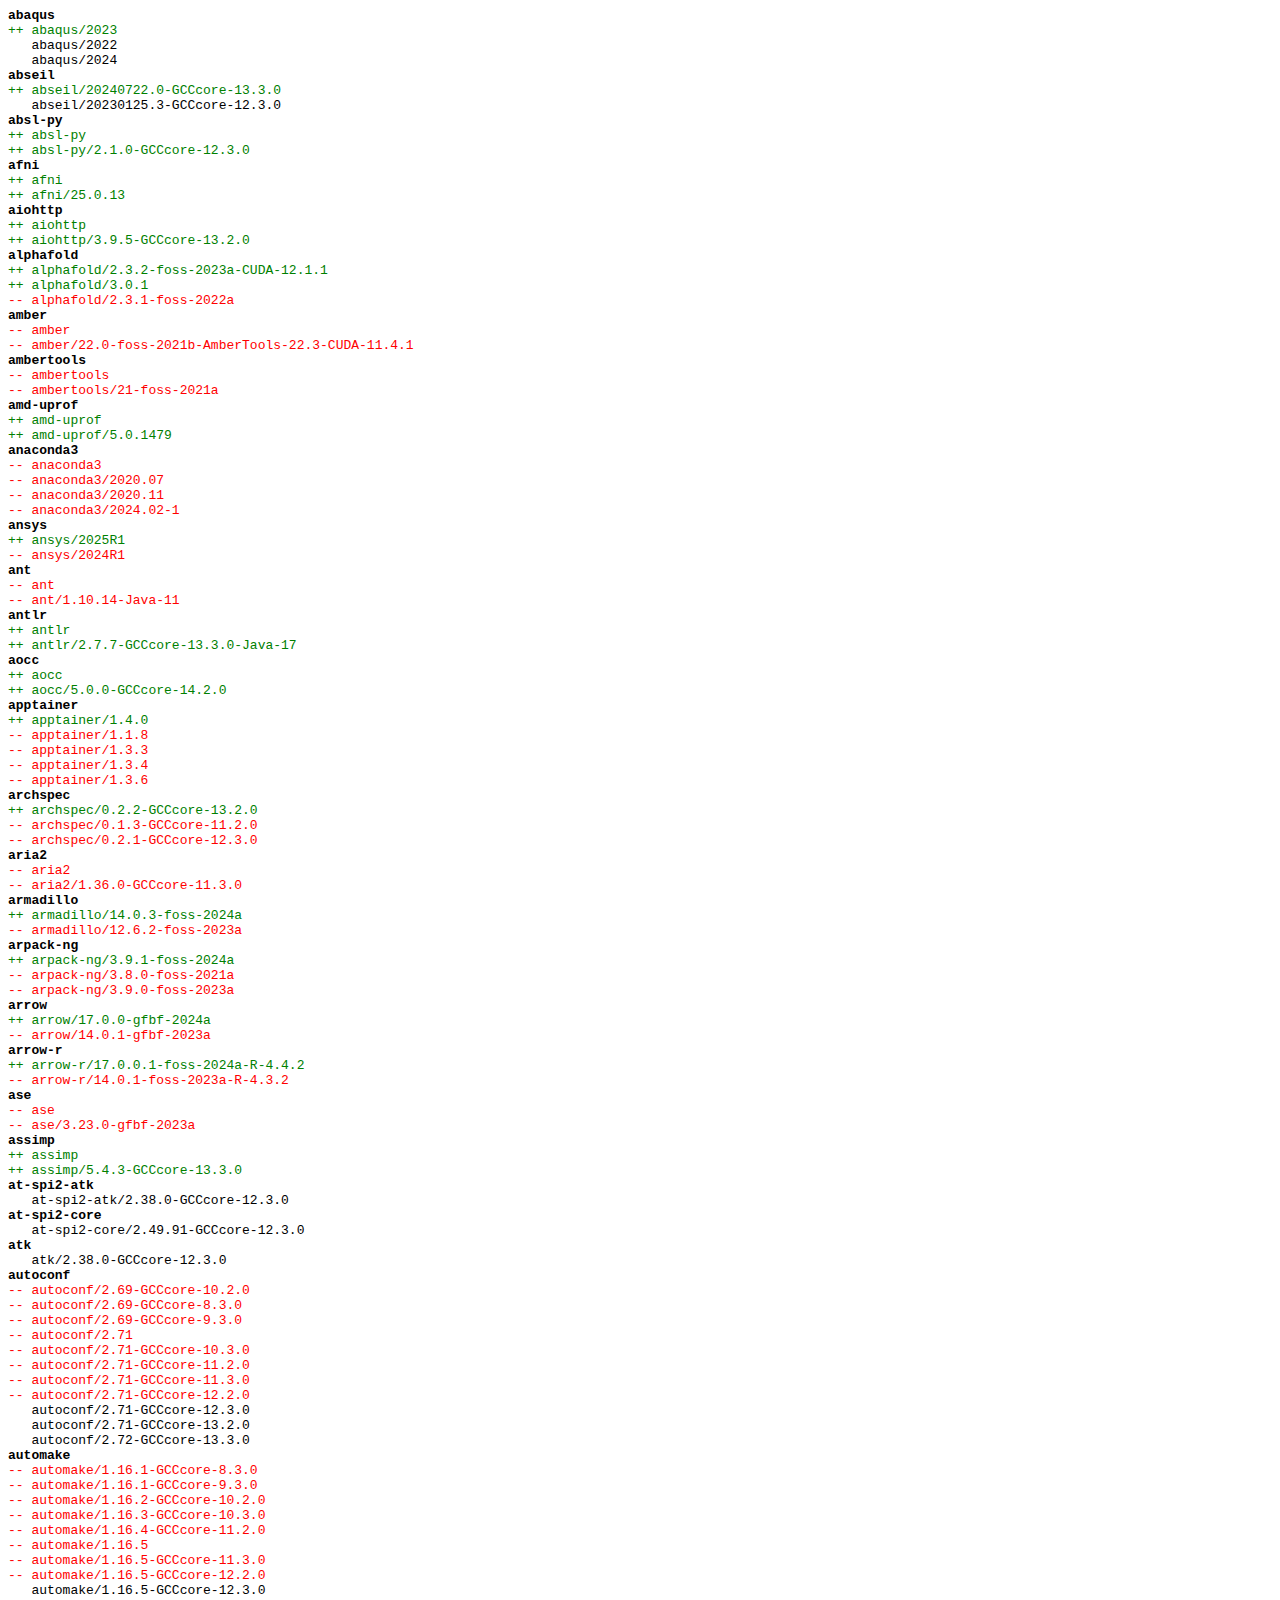
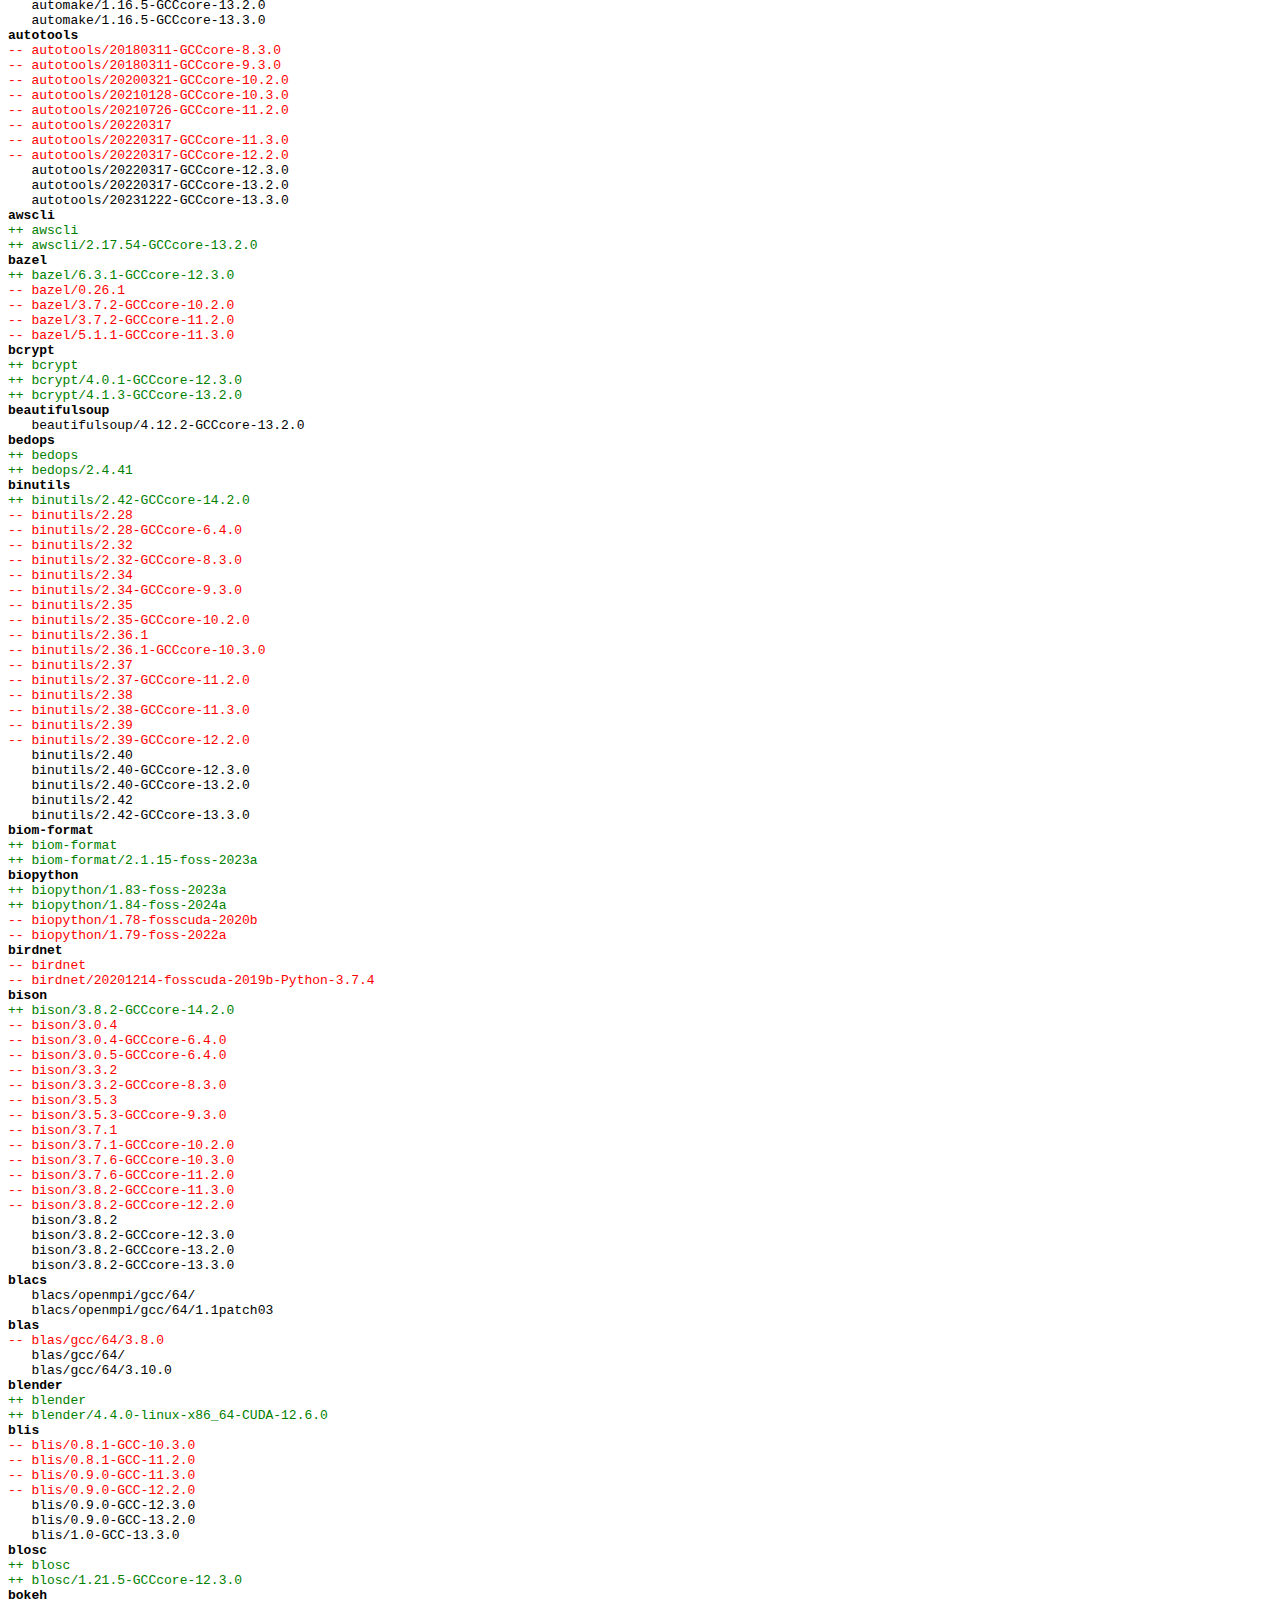
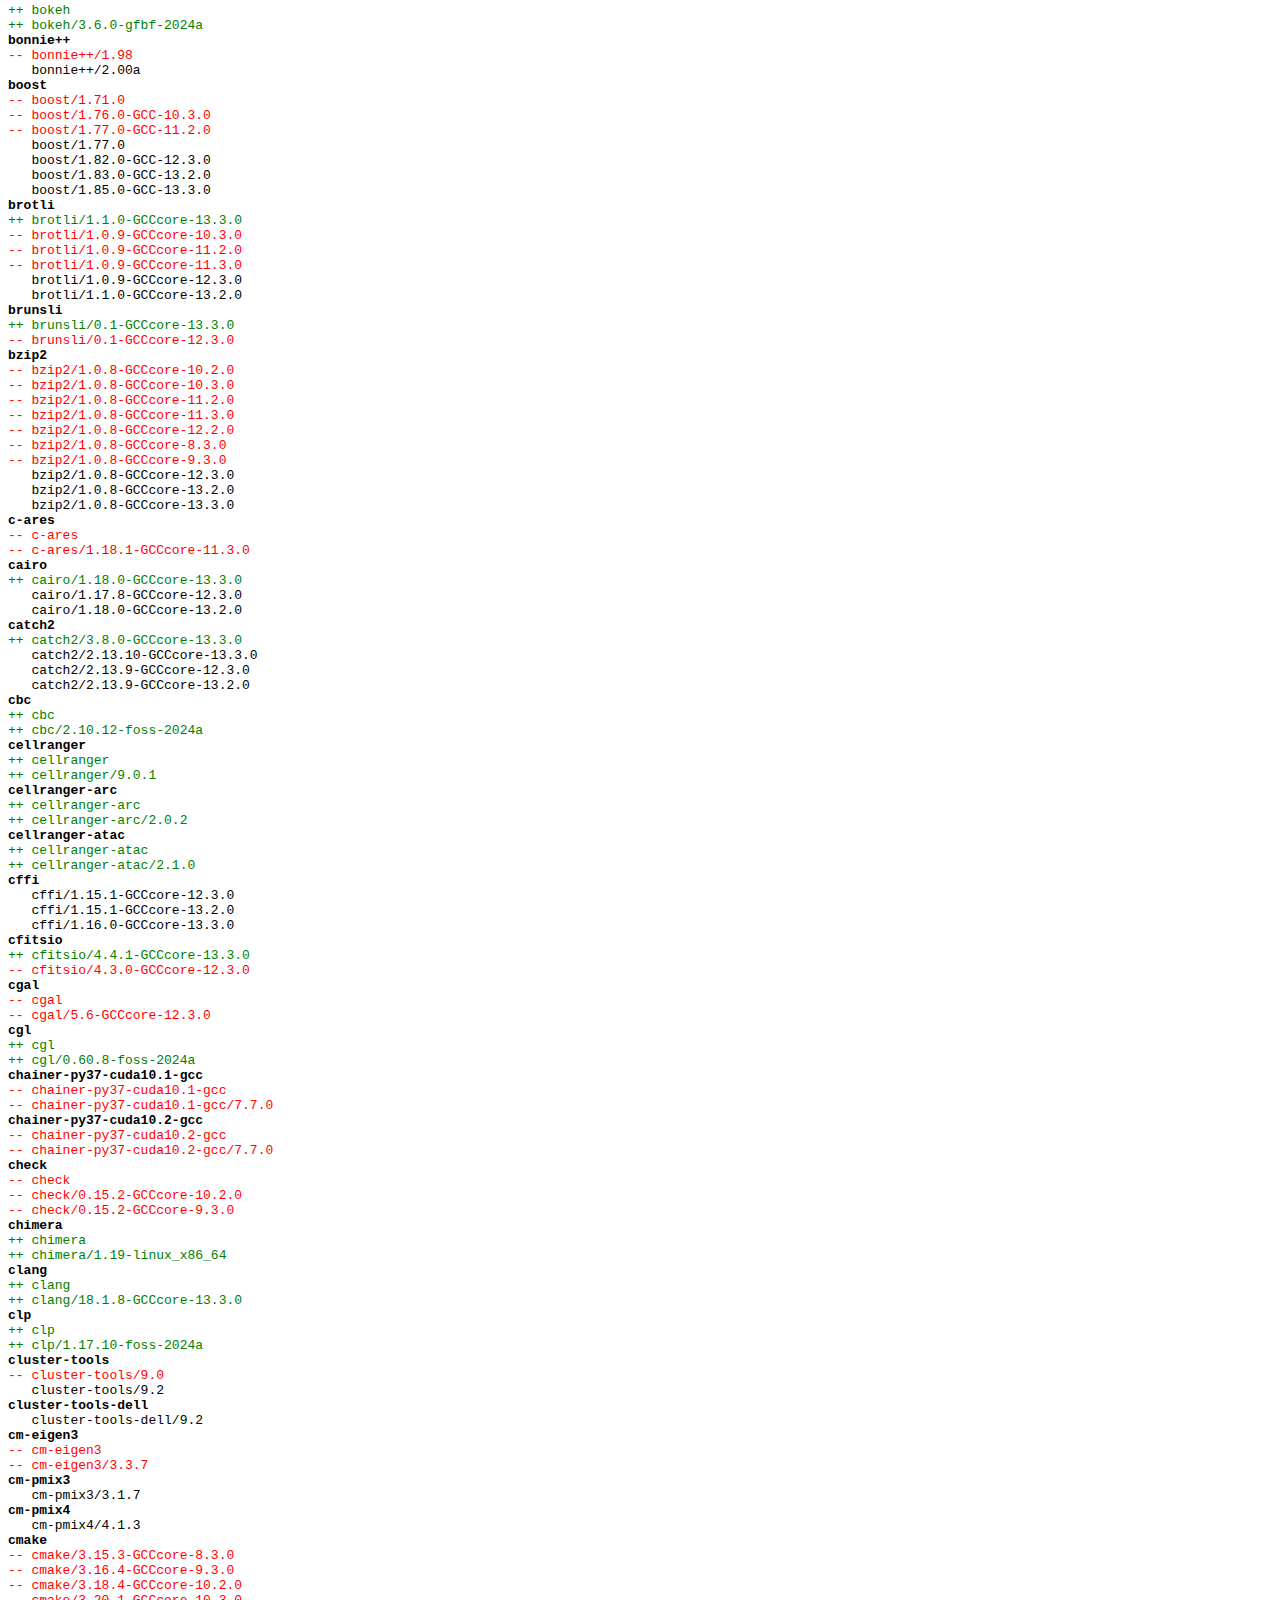
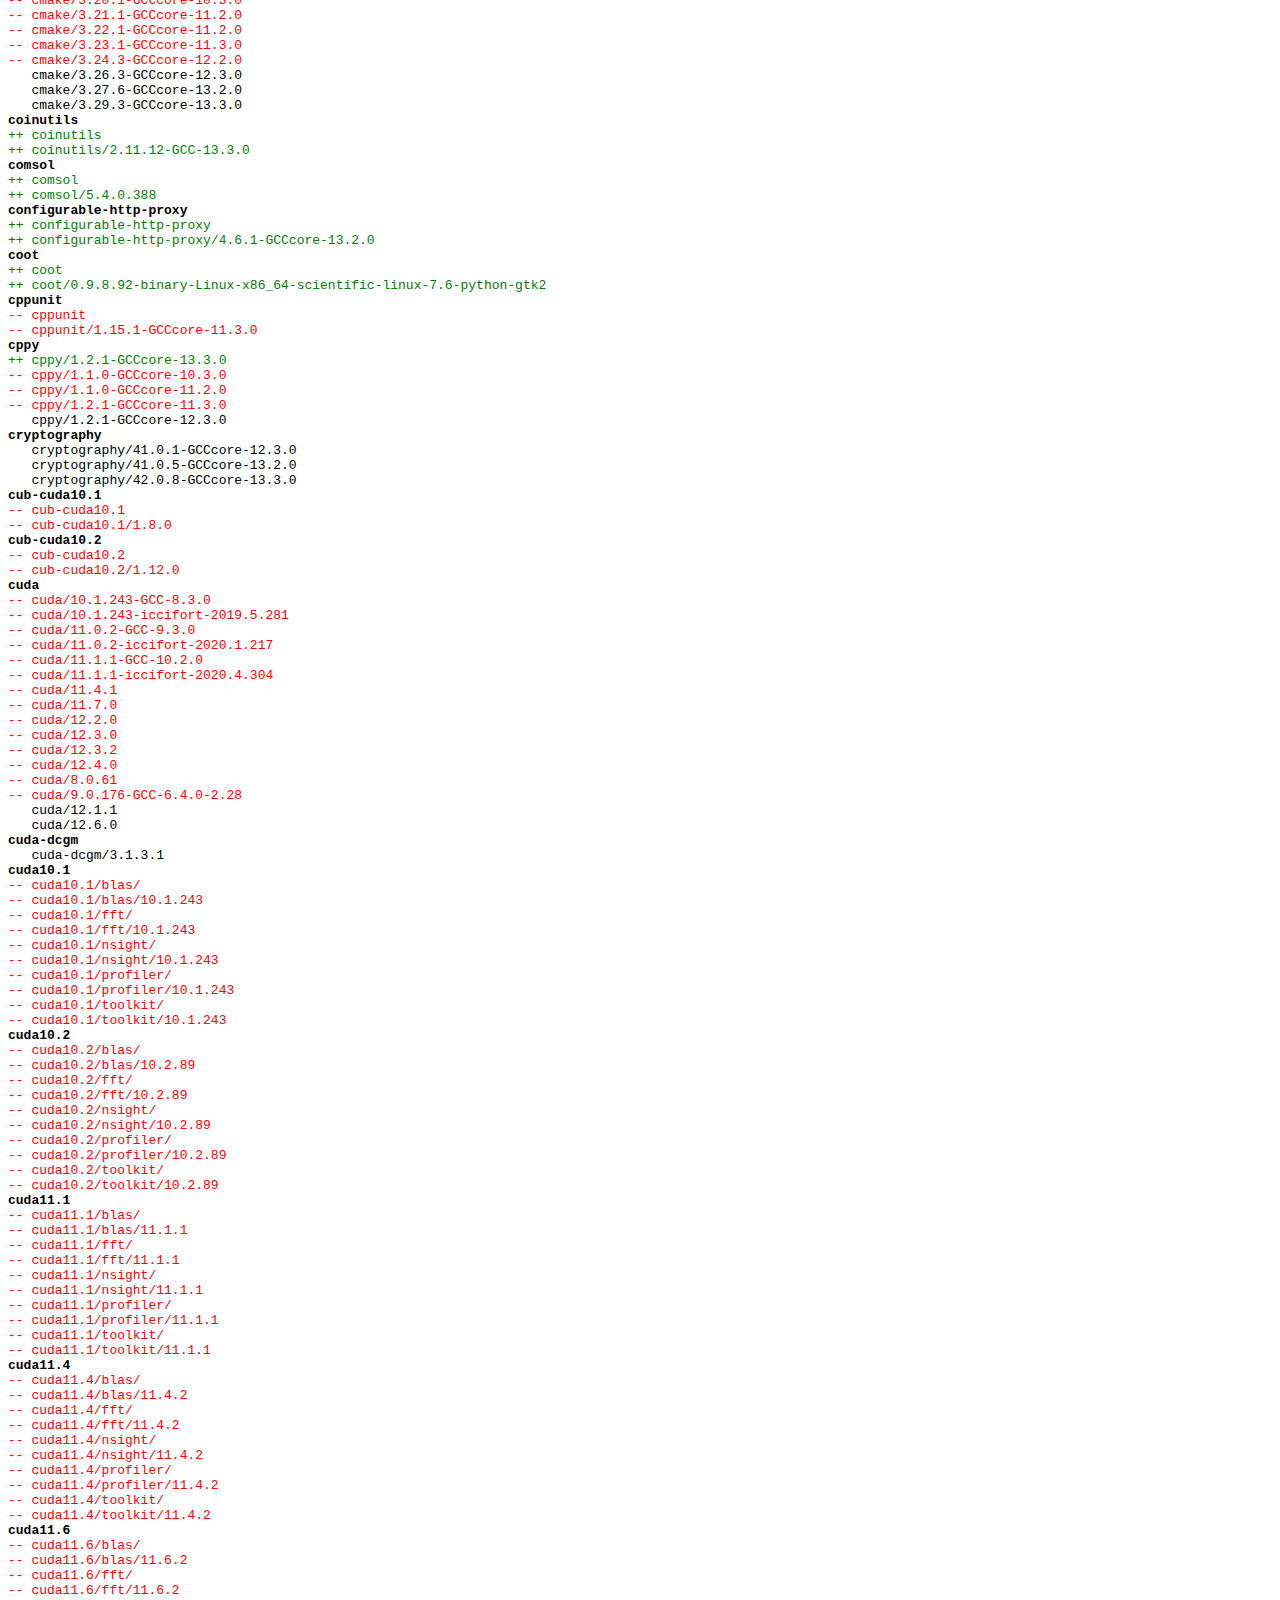
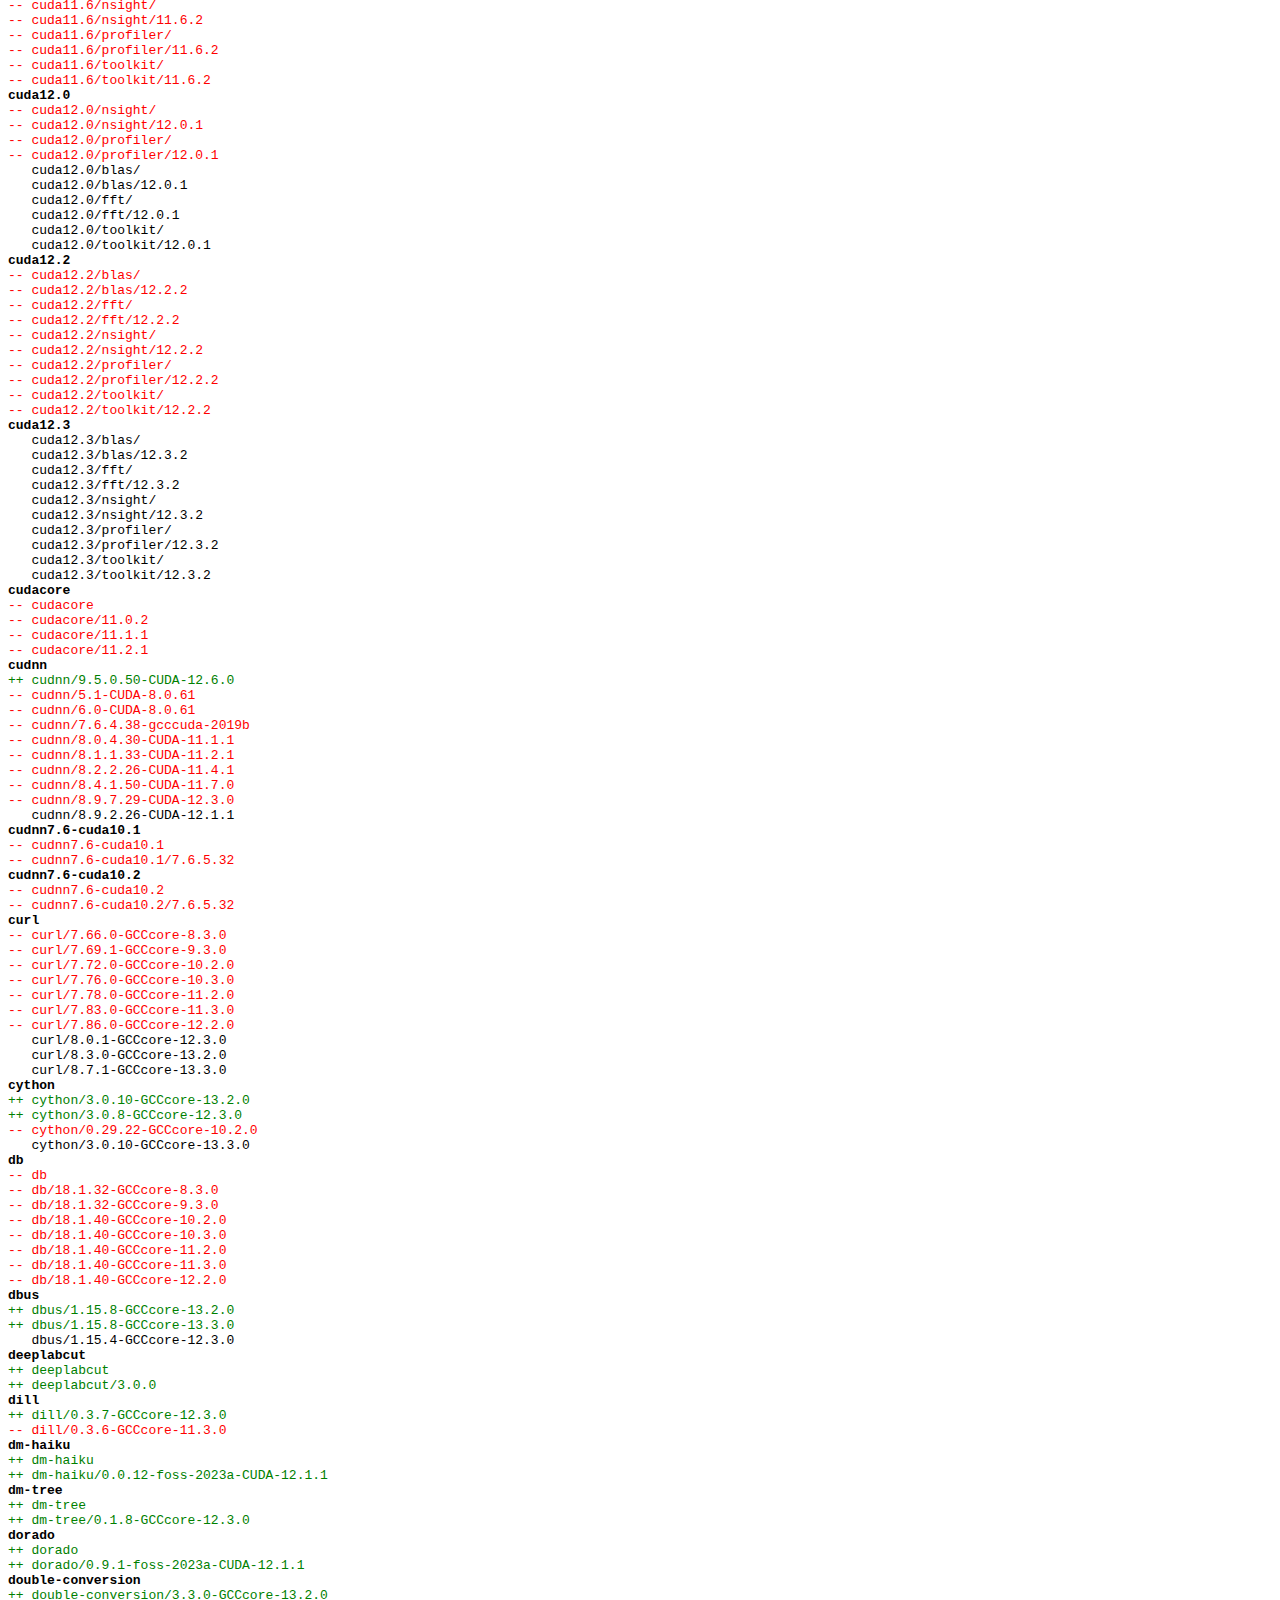
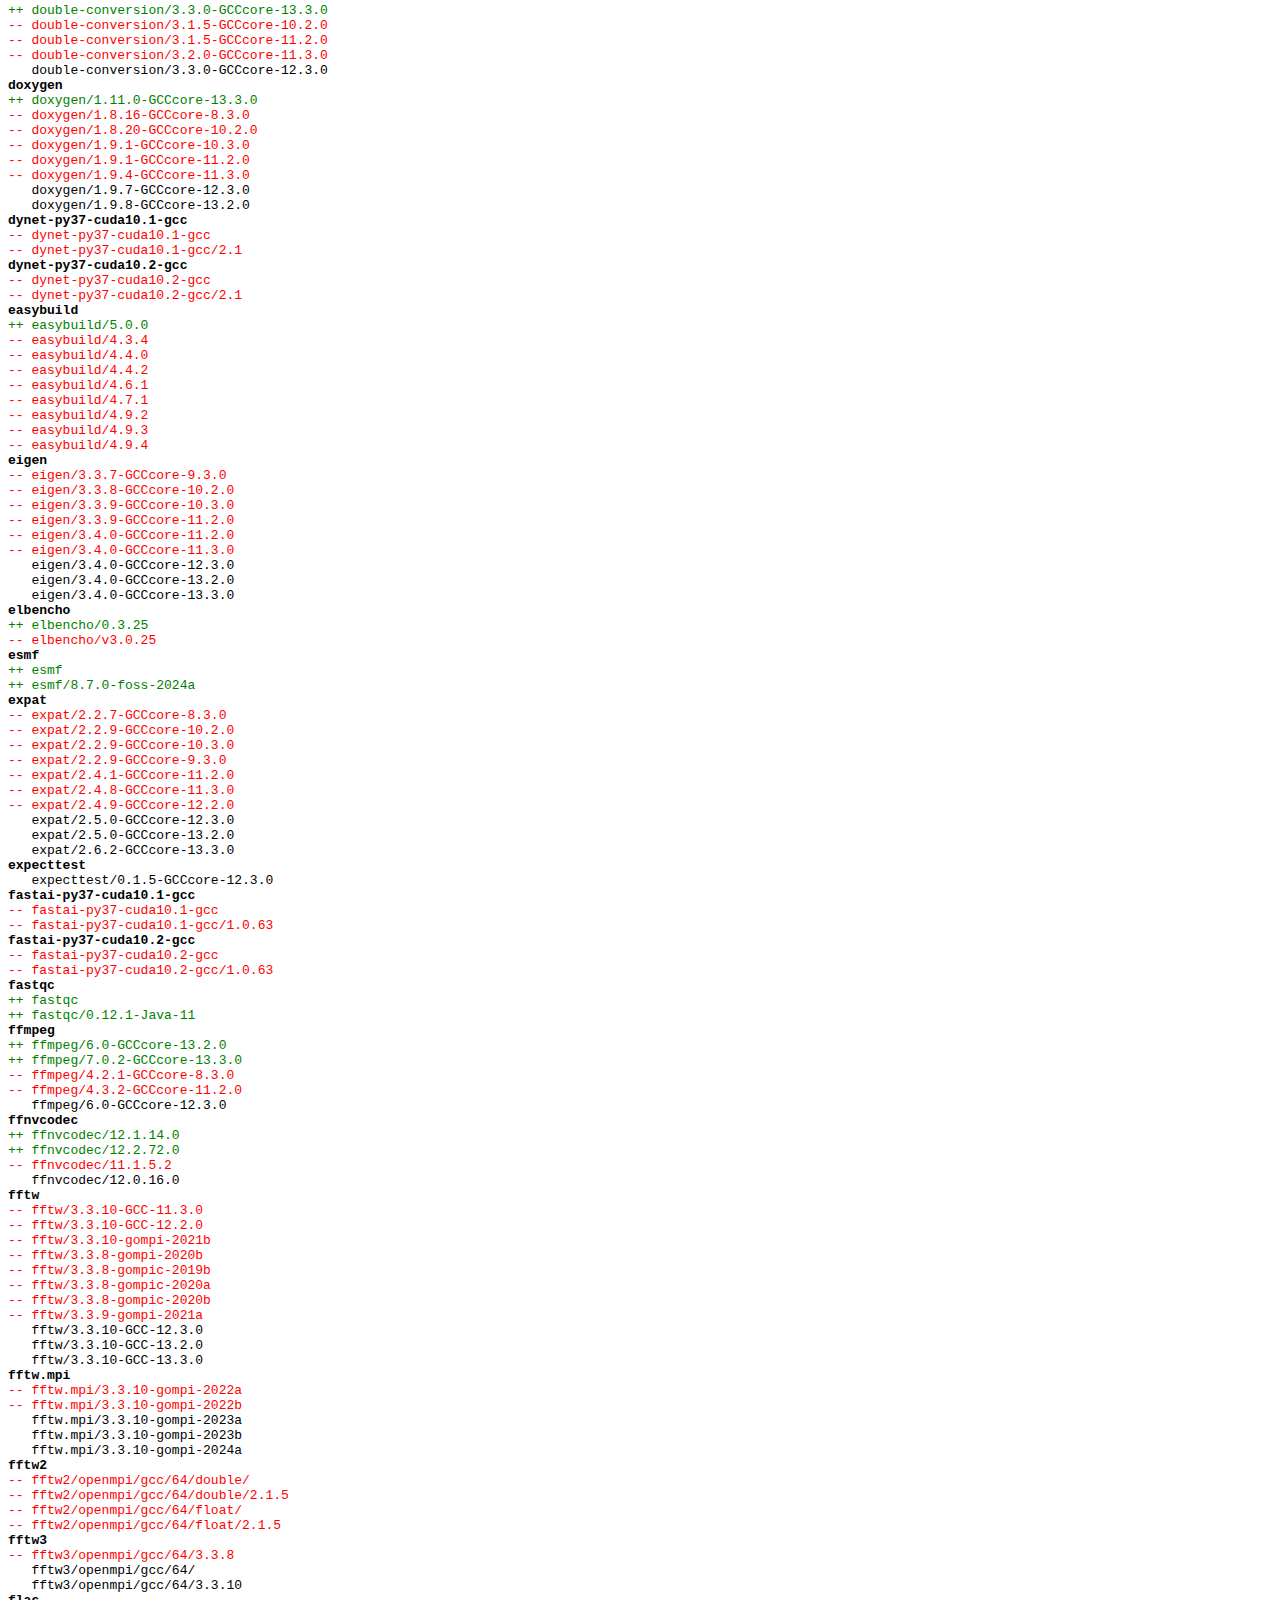
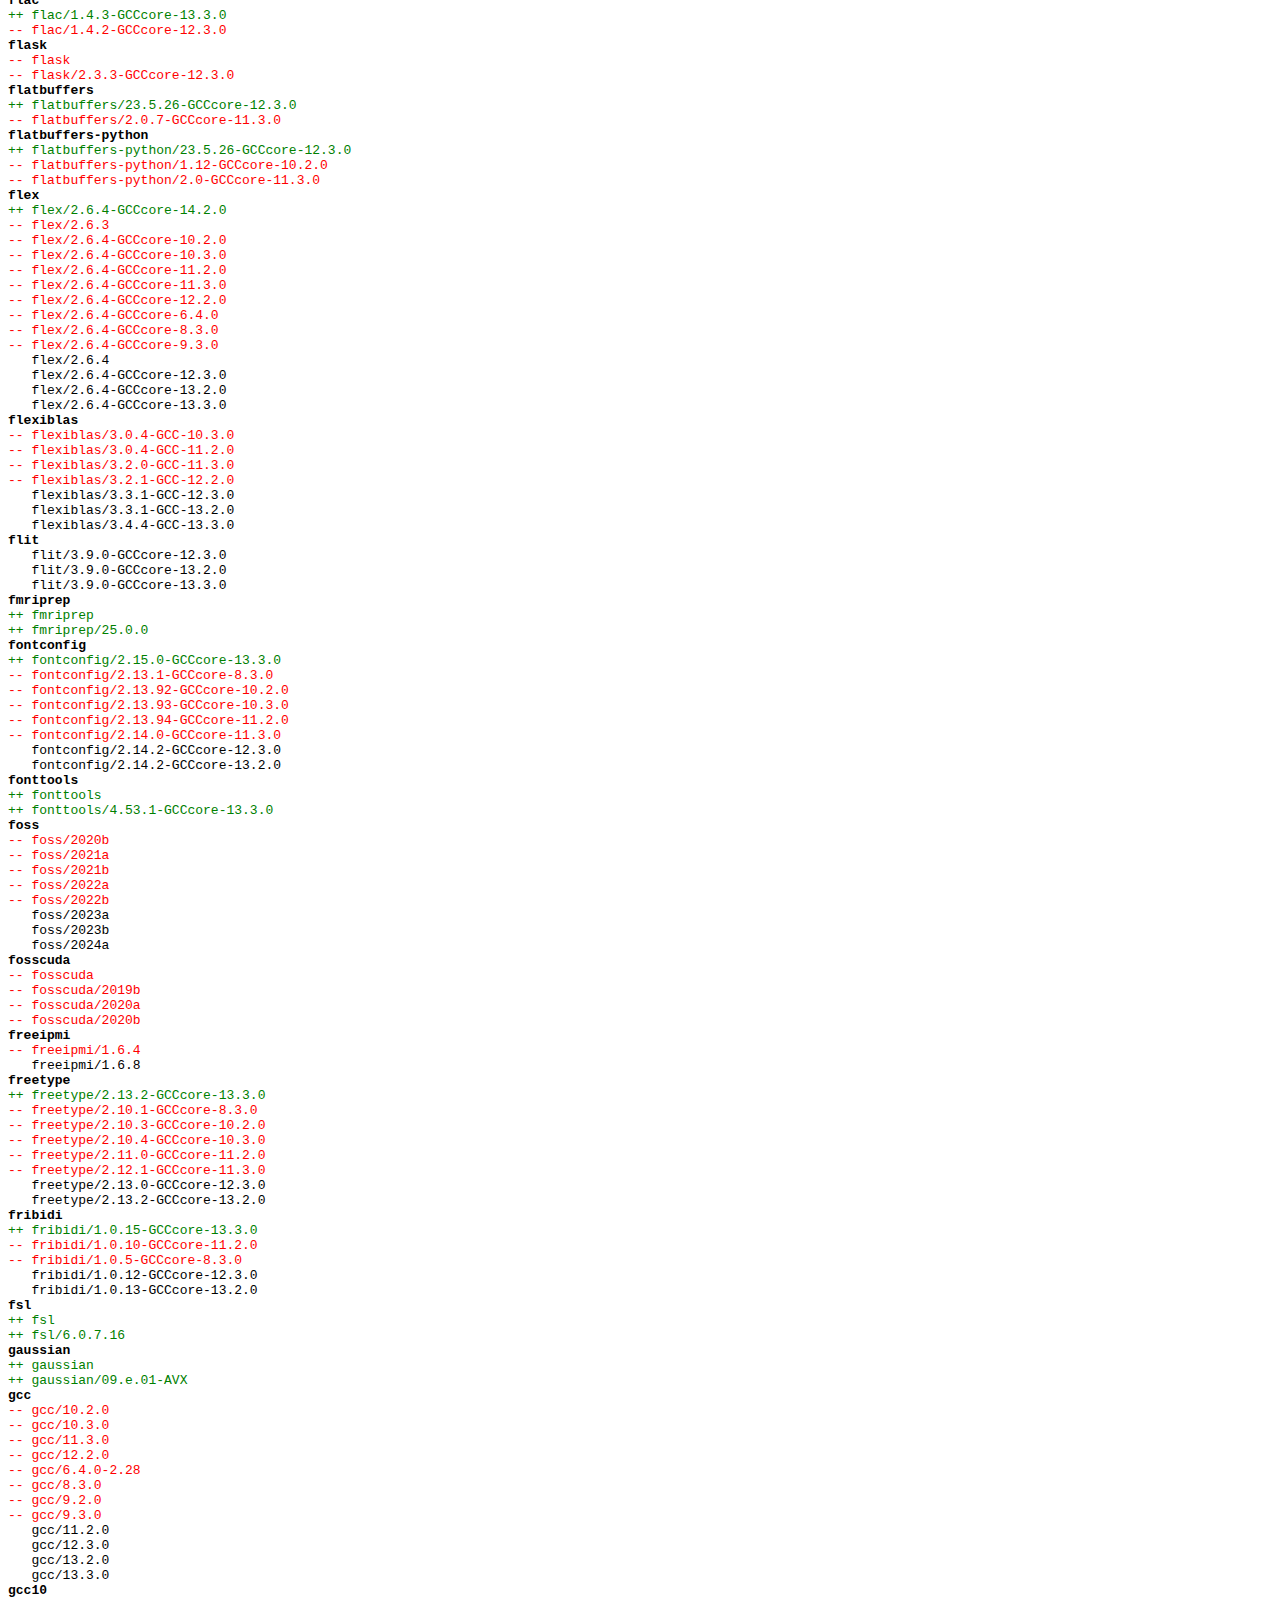
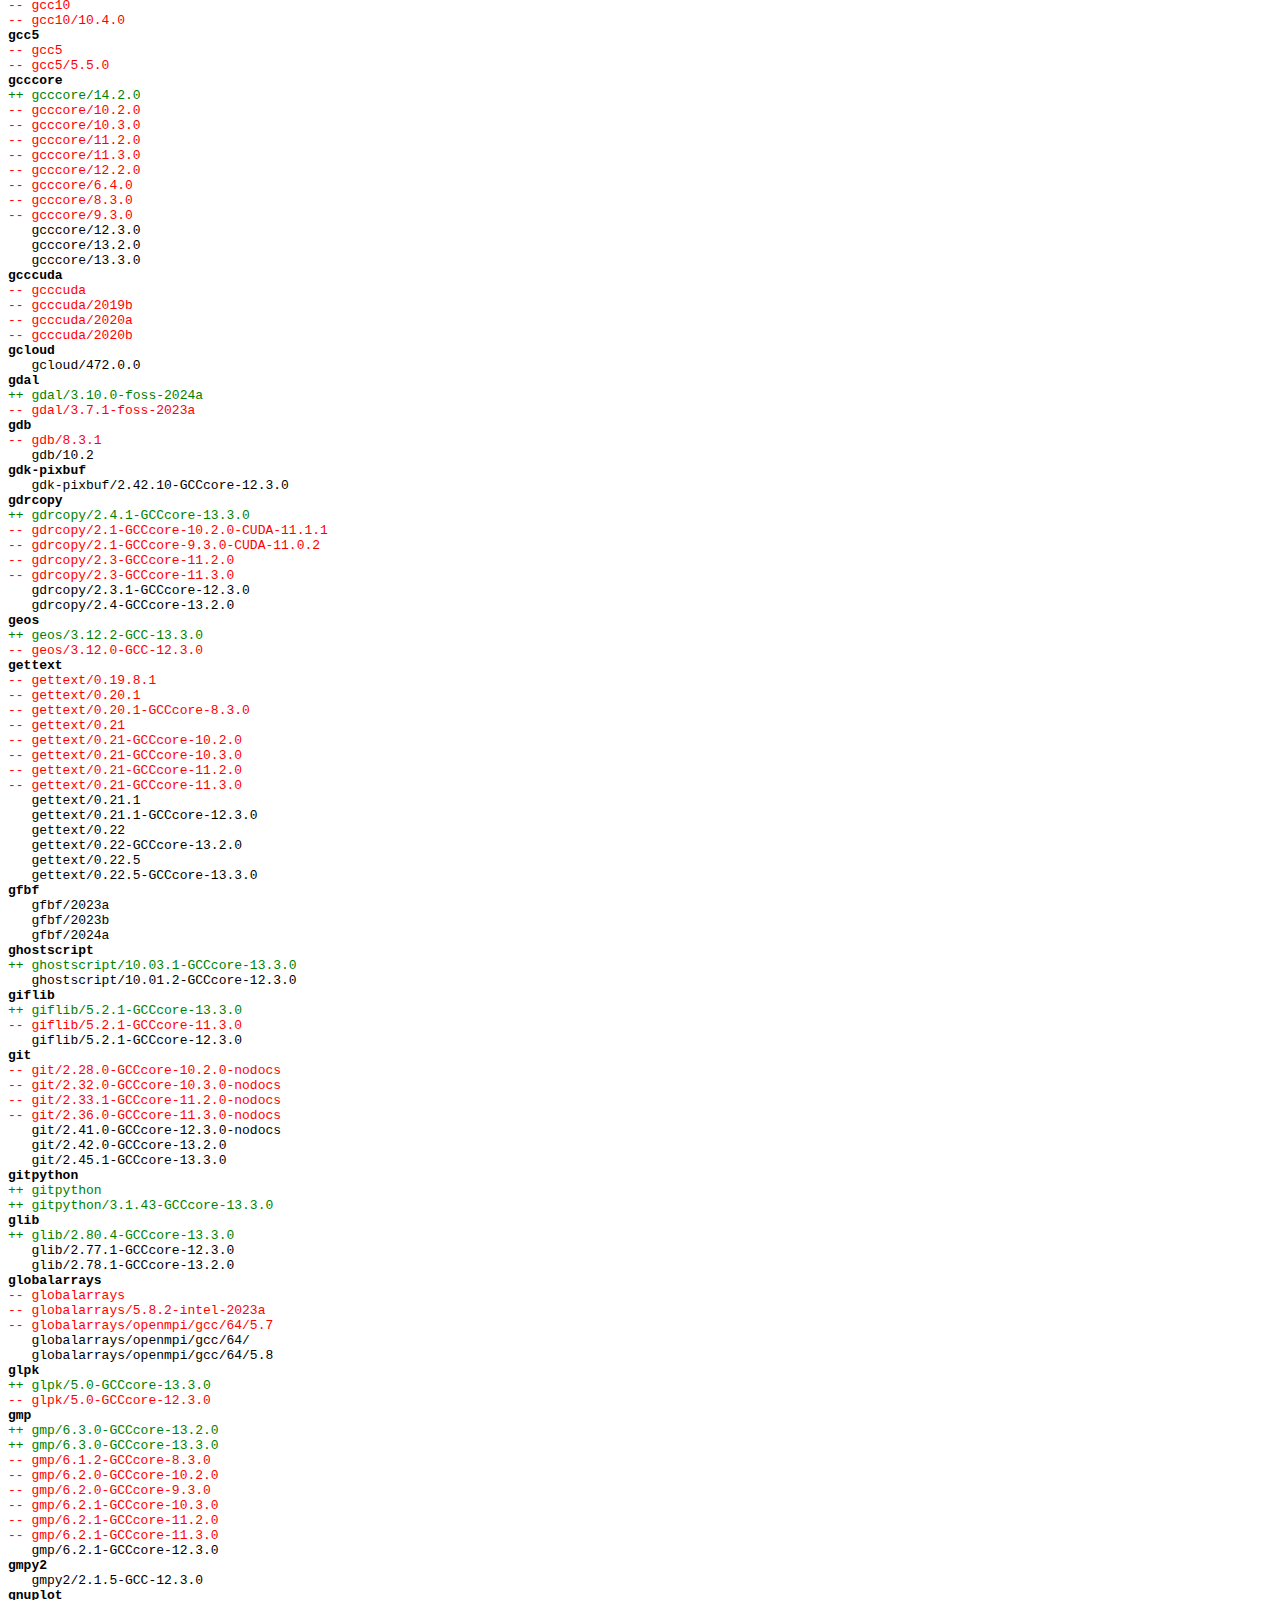
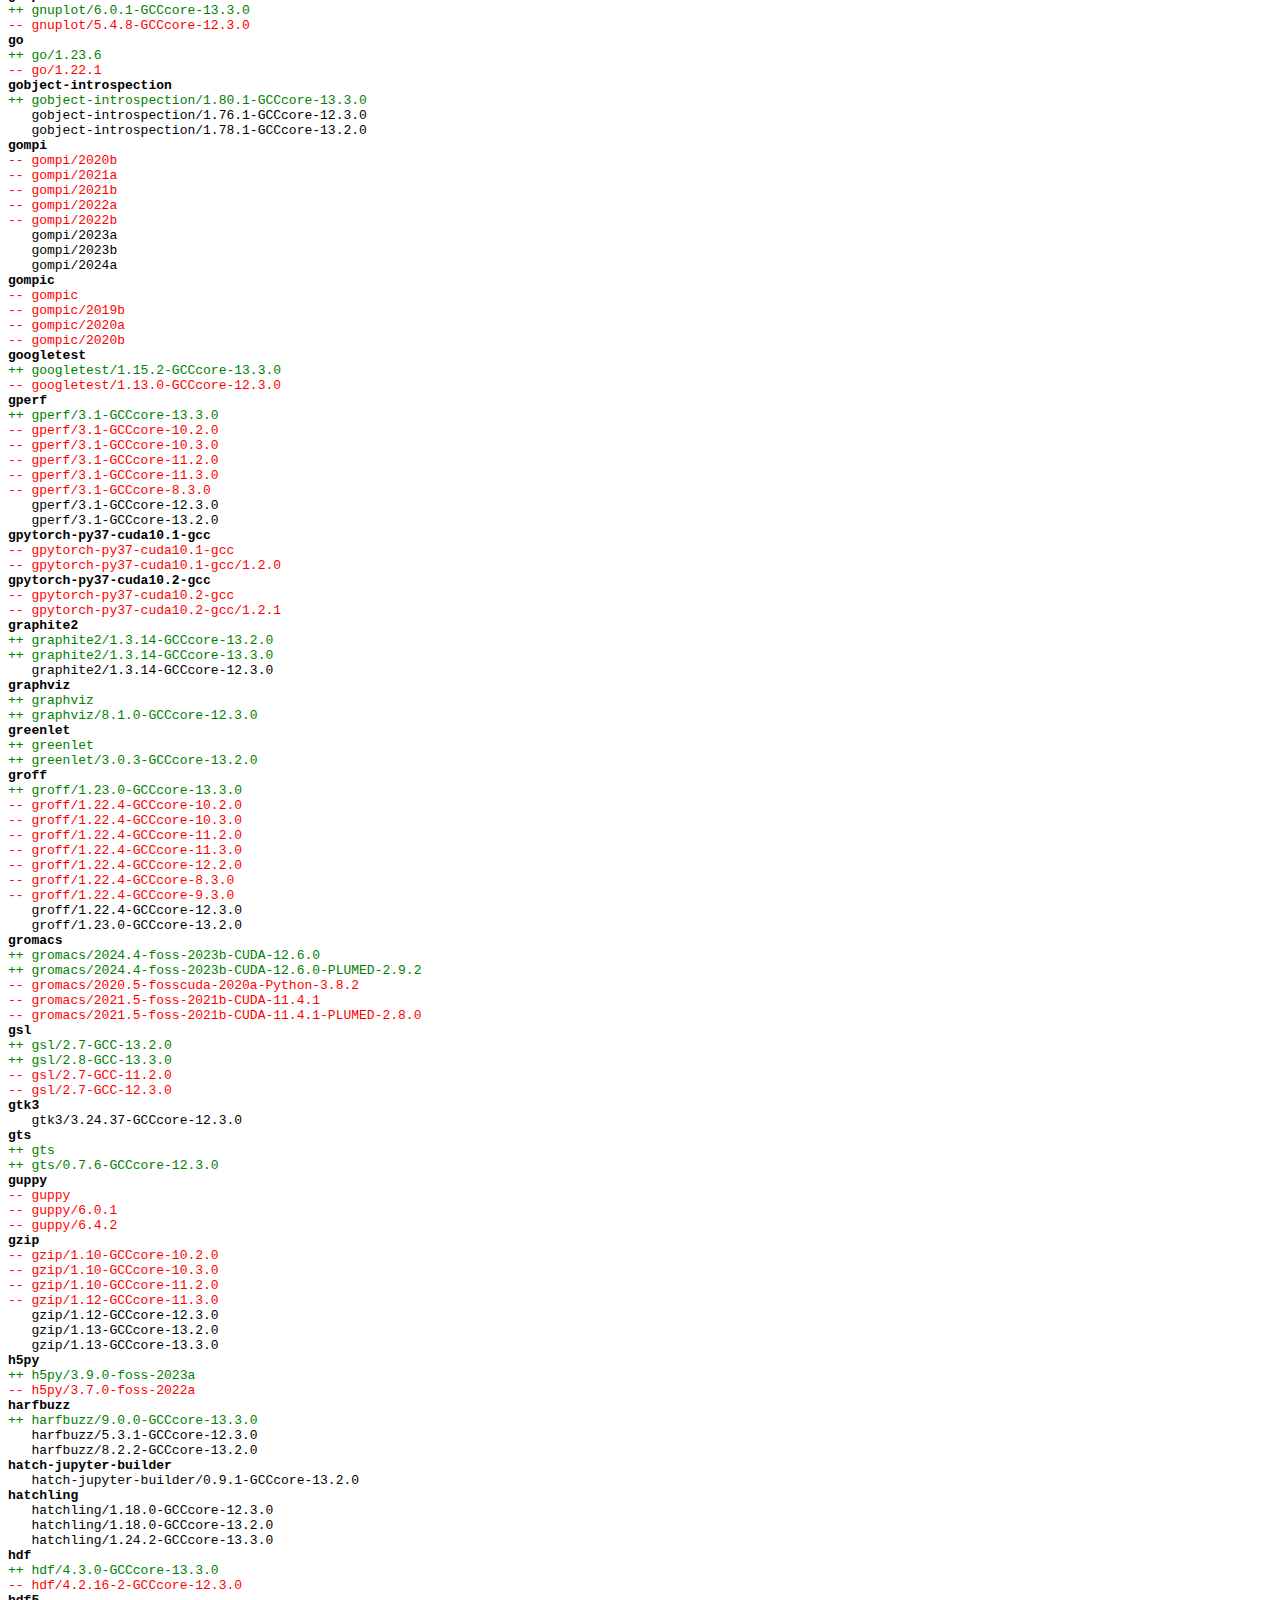
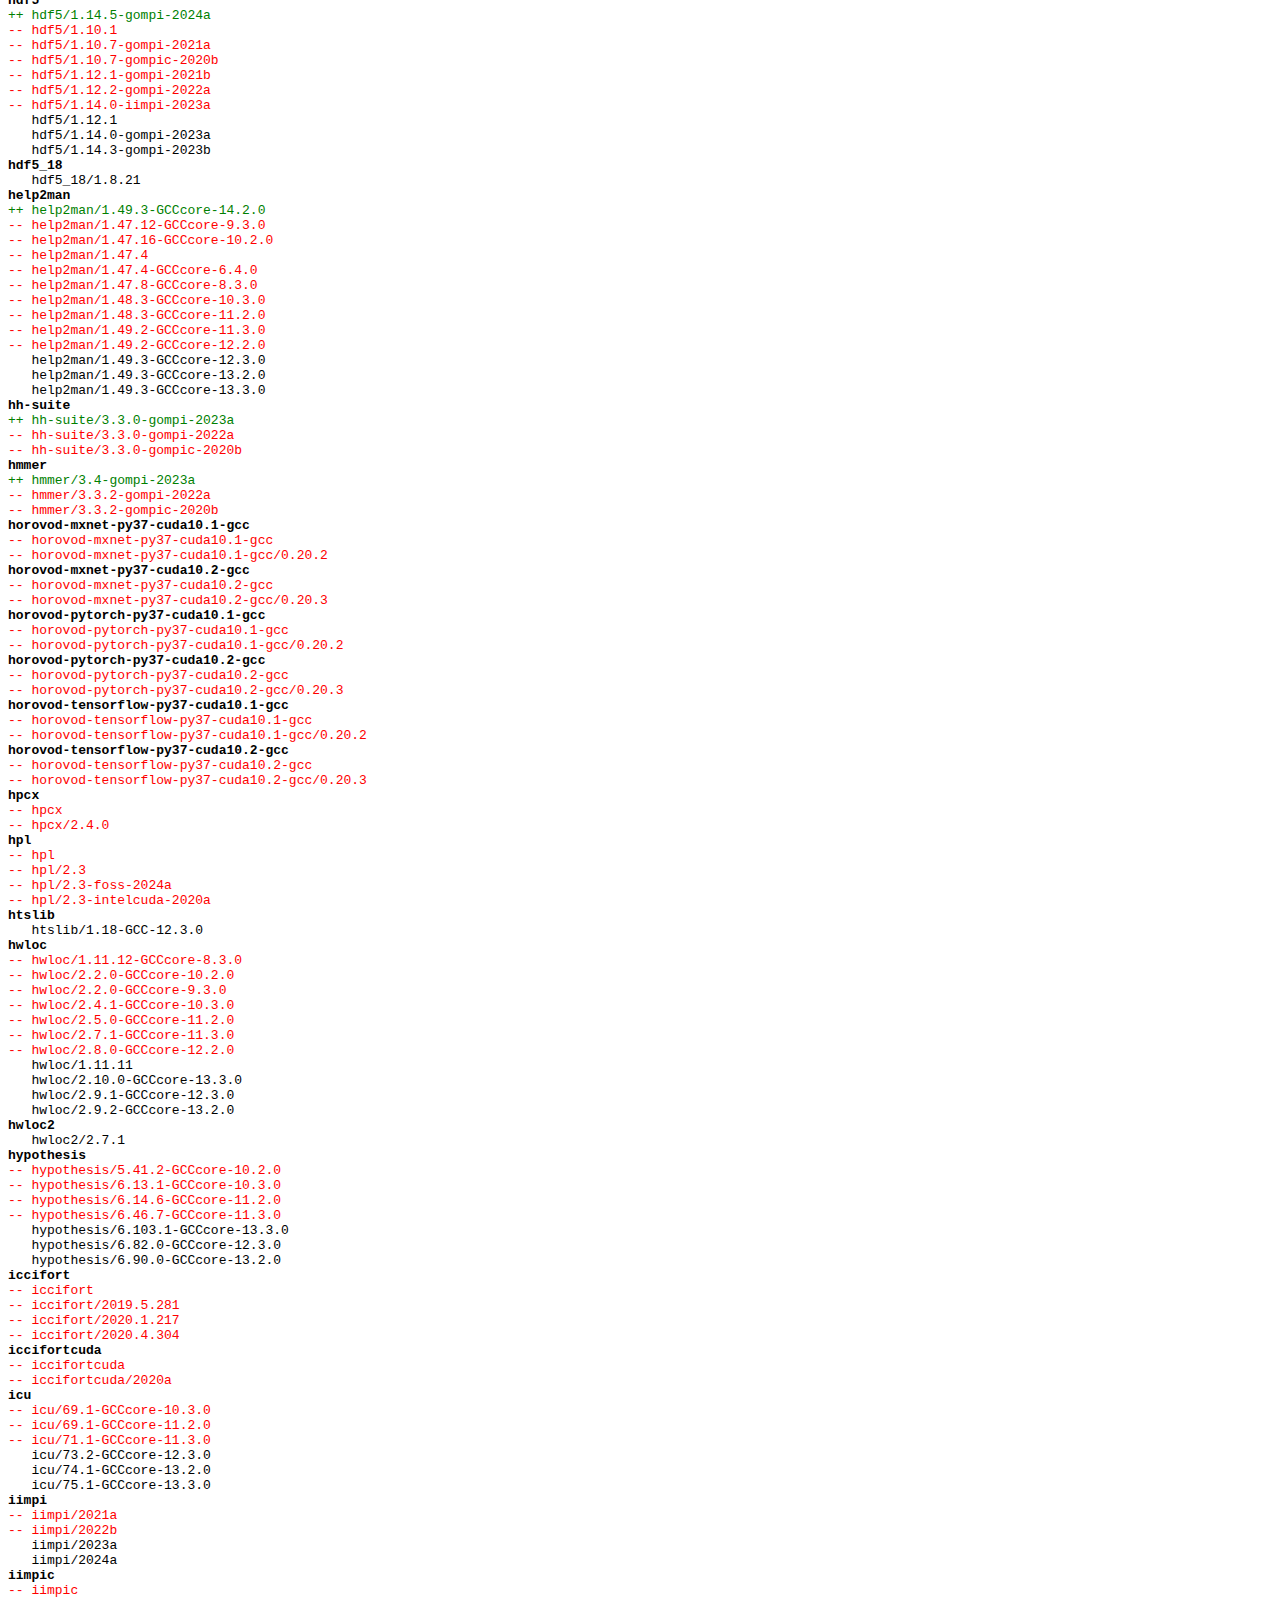
<file: publications/module_comparison_gpu.html>
<html><body><pre>
<b>abaqus</b>
<span style="color: green;">++ abaqus/2023</span>
   abaqus/2022
   abaqus/2024
<b>abseil</b>
<span style="color: green;">++ abseil/20240722.0-GCCcore-13.3.0</span>
   abseil/20230125.3-GCCcore-12.3.0
<b>absl-py</b>
<span style="color: green;">++ absl-py</span>
<span style="color: green;">++ absl-py/2.1.0-GCCcore-12.3.0</span>
<b>afni</b>
<span style="color: green;">++ afni</span>
<span style="color: green;">++ afni/25.0.13</span>
<b>aiohttp</b>
<span style="color: green;">++ aiohttp</span>
<span style="color: green;">++ aiohttp/3.9.5-GCCcore-13.2.0</span>
<b>alphafold</b>
<span style="color: green;">++ alphafold/2.3.2-foss-2023a-CUDA-12.1.1</span>
<span style="color: green;">++ alphafold/3.0.1</span>
<span style="color: red;">-- alphafold/2.3.1-foss-2022a</span>
<b>amber</b>
<span style="color: red;">-- amber</span>
<span style="color: red;">-- amber/22.0-foss-2021b-AmberTools-22.3-CUDA-11.4.1</span>
<b>ambertools</b>
<span style="color: red;">-- ambertools</span>
<span style="color: red;">-- ambertools/21-foss-2021a</span>
<b>amd-uprof</b>
<span style="color: green;">++ amd-uprof</span>
<span style="color: green;">++ amd-uprof/5.0.1479</span>
<b>anaconda3</b>
<span style="color: red;">-- anaconda3</span>
<span style="color: red;">-- anaconda3/2020.07</span>
<span style="color: red;">-- anaconda3/2020.11</span>
<span style="color: red;">-- anaconda3/2024.02-1</span>
<b>ansys</b>
<span style="color: green;">++ ansys/2025R1</span>
<span style="color: red;">-- ansys/2024R1</span>
<b>ant</b>
<span style="color: red;">-- ant</span>
<span style="color: red;">-- ant/1.10.14-Java-11</span>
<b>antlr</b>
<span style="color: green;">++ antlr</span>
<span style="color: green;">++ antlr/2.7.7-GCCcore-13.3.0-Java-17</span>
<b>aocc</b>
<span style="color: green;">++ aocc</span>
<span style="color: green;">++ aocc/5.0.0-GCCcore-14.2.0</span>
<b>apptainer</b>
<span style="color: green;">++ apptainer/1.4.0</span>
<span style="color: red;">-- apptainer/1.1.8</span>
<span style="color: red;">-- apptainer/1.3.3</span>
<span style="color: red;">-- apptainer/1.3.4</span>
<span style="color: red;">-- apptainer/1.3.6</span>
<b>archspec</b>
<span style="color: green;">++ archspec/0.2.2-GCCcore-13.2.0</span>
<span style="color: red;">-- archspec/0.1.3-GCCcore-11.2.0</span>
<span style="color: red;">-- archspec/0.2.1-GCCcore-12.3.0</span>
<b>aria2</b>
<span style="color: red;">-- aria2</span>
<span style="color: red;">-- aria2/1.36.0-GCCcore-11.3.0</span>
<b>armadillo</b>
<span style="color: green;">++ armadillo/14.0.3-foss-2024a</span>
<span style="color: red;">-- armadillo/12.6.2-foss-2023a</span>
<b>arpack-ng</b>
<span style="color: green;">++ arpack-ng/3.9.1-foss-2024a</span>
<span style="color: red;">-- arpack-ng/3.8.0-foss-2021a</span>
<span style="color: red;">-- arpack-ng/3.9.0-foss-2023a</span>
<b>arrow</b>
<span style="color: green;">++ arrow/17.0.0-gfbf-2024a</span>
<span style="color: red;">-- arrow/14.0.1-gfbf-2023a</span>
<b>arrow-r</b>
<span style="color: green;">++ arrow-r/17.0.0.1-foss-2024a-R-4.4.2</span>
<span style="color: red;">-- arrow-r/14.0.1-foss-2023a-R-4.3.2</span>
<b>ase</b>
<span style="color: red;">-- ase</span>
<span style="color: red;">-- ase/3.23.0-gfbf-2023a</span>
<b>assimp</b>
<span style="color: green;">++ assimp</span>
<span style="color: green;">++ assimp/5.4.3-GCCcore-13.3.0</span>
<b>at-spi2-atk</b>
   at-spi2-atk/2.38.0-GCCcore-12.3.0
<b>at-spi2-core</b>
   at-spi2-core/2.49.91-GCCcore-12.3.0
<b>atk</b>
   atk/2.38.0-GCCcore-12.3.0
<b>autoconf</b>
<span style="color: red;">-- autoconf/2.69-GCCcore-10.2.0</span>
<span style="color: red;">-- autoconf/2.69-GCCcore-8.3.0</span>
<span style="color: red;">-- autoconf/2.69-GCCcore-9.3.0</span>
<span style="color: red;">-- autoconf/2.71</span>
<span style="color: red;">-- autoconf/2.71-GCCcore-10.3.0</span>
<span style="color: red;">-- autoconf/2.71-GCCcore-11.2.0</span>
<span style="color: red;">-- autoconf/2.71-GCCcore-11.3.0</span>
<span style="color: red;">-- autoconf/2.71-GCCcore-12.2.0</span>
   autoconf/2.71-GCCcore-12.3.0
   autoconf/2.71-GCCcore-13.2.0
   autoconf/2.72-GCCcore-13.3.0
<b>automake</b>
<span style="color: red;">-- automake/1.16.1-GCCcore-8.3.0</span>
<span style="color: red;">-- automake/1.16.1-GCCcore-9.3.0</span>
<span style="color: red;">-- automake/1.16.2-GCCcore-10.2.0</span>
<span style="color: red;">-- automake/1.16.3-GCCcore-10.3.0</span>
<span style="color: red;">-- automake/1.16.4-GCCcore-11.2.0</span>
<span style="color: red;">-- automake/1.16.5</span>
<span style="color: red;">-- automake/1.16.5-GCCcore-11.3.0</span>
<span style="color: red;">-- automake/1.16.5-GCCcore-12.2.0</span>
   automake/1.16.5-GCCcore-12.3.0
   automake/1.16.5-GCCcore-13.2.0
   automake/1.16.5-GCCcore-13.3.0
<b>autotools</b>
<span style="color: red;">-- autotools/20180311-GCCcore-8.3.0</span>
<span style="color: red;">-- autotools/20180311-GCCcore-9.3.0</span>
<span style="color: red;">-- autotools/20200321-GCCcore-10.2.0</span>
<span style="color: red;">-- autotools/20210128-GCCcore-10.3.0</span>
<span style="color: red;">-- autotools/20210726-GCCcore-11.2.0</span>
<span style="color: red;">-- autotools/20220317</span>
<span style="color: red;">-- autotools/20220317-GCCcore-11.3.0</span>
<span style="color: red;">-- autotools/20220317-GCCcore-12.2.0</span>
   autotools/20220317-GCCcore-12.3.0
   autotools/20220317-GCCcore-13.2.0
   autotools/20231222-GCCcore-13.3.0
<b>awscli</b>
<span style="color: green;">++ awscli</span>
<span style="color: green;">++ awscli/2.17.54-GCCcore-13.2.0</span>
<b>bazel</b>
<span style="color: green;">++ bazel/6.3.1-GCCcore-12.3.0</span>
<span style="color: red;">-- bazel/0.26.1</span>
<span style="color: red;">-- bazel/3.7.2-GCCcore-10.2.0</span>
<span style="color: red;">-- bazel/3.7.2-GCCcore-11.2.0</span>
<span style="color: red;">-- bazel/5.1.1-GCCcore-11.3.0</span>
<b>bcrypt</b>
<span style="color: green;">++ bcrypt</span>
<span style="color: green;">++ bcrypt/4.0.1-GCCcore-12.3.0</span>
<span style="color: green;">++ bcrypt/4.1.3-GCCcore-13.2.0</span>
<b>beautifulsoup</b>
   beautifulsoup/4.12.2-GCCcore-13.2.0
<b>bedops</b>
<span style="color: green;">++ bedops</span>
<span style="color: green;">++ bedops/2.4.41</span>
<b>binutils</b>
<span style="color: green;">++ binutils/2.42-GCCcore-14.2.0</span>
<span style="color: red;">-- binutils/2.28</span>
<span style="color: red;">-- binutils/2.28-GCCcore-6.4.0</span>
<span style="color: red;">-- binutils/2.32</span>
<span style="color: red;">-- binutils/2.32-GCCcore-8.3.0</span>
<span style="color: red;">-- binutils/2.34</span>
<span style="color: red;">-- binutils/2.34-GCCcore-9.3.0</span>
<span style="color: red;">-- binutils/2.35</span>
<span style="color: red;">-- binutils/2.35-GCCcore-10.2.0</span>
<span style="color: red;">-- binutils/2.36.1</span>
<span style="color: red;">-- binutils/2.36.1-GCCcore-10.3.0</span>
<span style="color: red;">-- binutils/2.37</span>
<span style="color: red;">-- binutils/2.37-GCCcore-11.2.0</span>
<span style="color: red;">-- binutils/2.38</span>
<span style="color: red;">-- binutils/2.38-GCCcore-11.3.0</span>
<span style="color: red;">-- binutils/2.39</span>
<span style="color: red;">-- binutils/2.39-GCCcore-12.2.0</span>
   binutils/2.40
   binutils/2.40-GCCcore-12.3.0
   binutils/2.40-GCCcore-13.2.0
   binutils/2.42
   binutils/2.42-GCCcore-13.3.0
<b>biom-format</b>
<span style="color: green;">++ biom-format</span>
<span style="color: green;">++ biom-format/2.1.15-foss-2023a</span>
<b>biopython</b>
<span style="color: green;">++ biopython/1.83-foss-2023a</span>
<span style="color: green;">++ biopython/1.84-foss-2024a</span>
<span style="color: red;">-- biopython/1.78-fosscuda-2020b</span>
<span style="color: red;">-- biopython/1.79-foss-2022a</span>
<b>birdnet</b>
<span style="color: red;">-- birdnet</span>
<span style="color: red;">-- birdnet/20201214-fosscuda-2019b-Python-3.7.4</span>
<b>bison</b>
<span style="color: green;">++ bison/3.8.2-GCCcore-14.2.0</span>
<span style="color: red;">-- bison/3.0.4</span>
<span style="color: red;">-- bison/3.0.4-GCCcore-6.4.0</span>
<span style="color: red;">-- bison/3.0.5-GCCcore-6.4.0</span>
<span style="color: red;">-- bison/3.3.2</span>
<span style="color: red;">-- bison/3.3.2-GCCcore-8.3.0</span>
<span style="color: red;">-- bison/3.5.3</span>
<span style="color: red;">-- bison/3.5.3-GCCcore-9.3.0</span>
<span style="color: red;">-- bison/3.7.1</span>
<span style="color: red;">-- bison/3.7.1-GCCcore-10.2.0</span>
<span style="color: red;">-- bison/3.7.6-GCCcore-10.3.0</span>
<span style="color: red;">-- bison/3.7.6-GCCcore-11.2.0</span>
<span style="color: red;">-- bison/3.8.2-GCCcore-11.3.0</span>
<span style="color: red;">-- bison/3.8.2-GCCcore-12.2.0</span>
   bison/3.8.2
   bison/3.8.2-GCCcore-12.3.0
   bison/3.8.2-GCCcore-13.2.0
   bison/3.8.2-GCCcore-13.3.0
<b>blacs</b>
   blacs/openmpi/gcc/64/
   blacs/openmpi/gcc/64/1.1patch03
<b>blas</b>
<span style="color: red;">-- blas/gcc/64/3.8.0</span>
   blas/gcc/64/
   blas/gcc/64/3.10.0
<b>blender</b>
<span style="color: green;">++ blender</span>
<span style="color: green;">++ blender/4.4.0-linux-x86_64-CUDA-12.6.0</span>
<b>blis</b>
<span style="color: red;">-- blis/0.8.1-GCC-10.3.0</span>
<span style="color: red;">-- blis/0.8.1-GCC-11.2.0</span>
<span style="color: red;">-- blis/0.9.0-GCC-11.3.0</span>
<span style="color: red;">-- blis/0.9.0-GCC-12.2.0</span>
   blis/0.9.0-GCC-12.3.0
   blis/0.9.0-GCC-13.2.0
   blis/1.0-GCC-13.3.0
<b>blosc</b>
<span style="color: green;">++ blosc</span>
<span style="color: green;">++ blosc/1.21.5-GCCcore-12.3.0</span>
<b>bokeh</b>
<span style="color: green;">++ bokeh</span>
<span style="color: green;">++ bokeh/3.6.0-gfbf-2024a</span>
<b>bonnie++</b>
<span style="color: red;">-- bonnie++/1.98</span>
   bonnie++/2.00a
<b>boost</b>
<span style="color: red;">-- boost/1.71.0</span>
<span style="color: red;">-- boost/1.76.0-GCC-10.3.0</span>
<span style="color: red;">-- boost/1.77.0-GCC-11.2.0</span>
   boost/1.77.0
   boost/1.82.0-GCC-12.3.0
   boost/1.83.0-GCC-13.2.0
   boost/1.85.0-GCC-13.3.0
<b>brotli</b>
<span style="color: green;">++ brotli/1.1.0-GCCcore-13.3.0</span>
<span style="color: red;">-- brotli/1.0.9-GCCcore-10.3.0</span>
<span style="color: red;">-- brotli/1.0.9-GCCcore-11.2.0</span>
<span style="color: red;">-- brotli/1.0.9-GCCcore-11.3.0</span>
   brotli/1.0.9-GCCcore-12.3.0
   brotli/1.1.0-GCCcore-13.2.0
<b>brunsli</b>
<span style="color: green;">++ brunsli/0.1-GCCcore-13.3.0</span>
<span style="color: red;">-- brunsli/0.1-GCCcore-12.3.0</span>
<b>bzip2</b>
<span style="color: red;">-- bzip2/1.0.8-GCCcore-10.2.0</span>
<span style="color: red;">-- bzip2/1.0.8-GCCcore-10.3.0</span>
<span style="color: red;">-- bzip2/1.0.8-GCCcore-11.2.0</span>
<span style="color: red;">-- bzip2/1.0.8-GCCcore-11.3.0</span>
<span style="color: red;">-- bzip2/1.0.8-GCCcore-12.2.0</span>
<span style="color: red;">-- bzip2/1.0.8-GCCcore-8.3.0</span>
<span style="color: red;">-- bzip2/1.0.8-GCCcore-9.3.0</span>
   bzip2/1.0.8-GCCcore-12.3.0
   bzip2/1.0.8-GCCcore-13.2.0
   bzip2/1.0.8-GCCcore-13.3.0
<b>c-ares</b>
<span style="color: red;">-- c-ares</span>
<span style="color: red;">-- c-ares/1.18.1-GCCcore-11.3.0</span>
<b>cairo</b>
<span style="color: green;">++ cairo/1.18.0-GCCcore-13.3.0</span>
   cairo/1.17.8-GCCcore-12.3.0
   cairo/1.18.0-GCCcore-13.2.0
<b>catch2</b>
<span style="color: green;">++ catch2/3.8.0-GCCcore-13.3.0</span>
   catch2/2.13.10-GCCcore-13.3.0
   catch2/2.13.9-GCCcore-12.3.0
   catch2/2.13.9-GCCcore-13.2.0
<b>cbc</b>
<span style="color: green;">++ cbc</span>
<span style="color: green;">++ cbc/2.10.12-foss-2024a</span>
<b>cellranger</b>
<span style="color: green;">++ cellranger</span>
<span style="color: green;">++ cellranger/9.0.1</span>
<b>cellranger-arc</b>
<span style="color: green;">++ cellranger-arc</span>
<span style="color: green;">++ cellranger-arc/2.0.2</span>
<b>cellranger-atac</b>
<span style="color: green;">++ cellranger-atac</span>
<span style="color: green;">++ cellranger-atac/2.1.0</span>
<b>cffi</b>
   cffi/1.15.1-GCCcore-12.3.0
   cffi/1.15.1-GCCcore-13.2.0
   cffi/1.16.0-GCCcore-13.3.0
<b>cfitsio</b>
<span style="color: green;">++ cfitsio/4.4.1-GCCcore-13.3.0</span>
<span style="color: red;">-- cfitsio/4.3.0-GCCcore-12.3.0</span>
<b>cgal</b>
<span style="color: red;">-- cgal</span>
<span style="color: red;">-- cgal/5.6-GCCcore-12.3.0</span>
<b>cgl</b>
<span style="color: green;">++ cgl</span>
<span style="color: green;">++ cgl/0.60.8-foss-2024a</span>
<b>chainer-py37-cuda10.1-gcc</b>
<span style="color: red;">-- chainer-py37-cuda10.1-gcc</span>
<span style="color: red;">-- chainer-py37-cuda10.1-gcc/7.7.0</span>
<b>chainer-py37-cuda10.2-gcc</b>
<span style="color: red;">-- chainer-py37-cuda10.2-gcc</span>
<span style="color: red;">-- chainer-py37-cuda10.2-gcc/7.7.0</span>
<b>check</b>
<span style="color: red;">-- check</span>
<span style="color: red;">-- check/0.15.2-GCCcore-10.2.0</span>
<span style="color: red;">-- check/0.15.2-GCCcore-9.3.0</span>
<b>chimera</b>
<span style="color: green;">++ chimera</span>
<span style="color: green;">++ chimera/1.19-linux_x86_64</span>
<b>clang</b>
<span style="color: green;">++ clang</span>
<span style="color: green;">++ clang/18.1.8-GCCcore-13.3.0</span>
<b>clp</b>
<span style="color: green;">++ clp</span>
<span style="color: green;">++ clp/1.17.10-foss-2024a</span>
<b>cluster-tools</b>
<span style="color: red;">-- cluster-tools/9.0</span>
   cluster-tools/9.2
<b>cluster-tools-dell</b>
   cluster-tools-dell/9.2
<b>cm-eigen3</b>
<span style="color: red;">-- cm-eigen3</span>
<span style="color: red;">-- cm-eigen3/3.3.7</span>
<b>cm-pmix3</b>
   cm-pmix3/3.1.7
<b>cm-pmix4</b>
   cm-pmix4/4.1.3
<b>cmake</b>
<span style="color: red;">-- cmake/3.15.3-GCCcore-8.3.0</span>
<span style="color: red;">-- cmake/3.16.4-GCCcore-9.3.0</span>
<span style="color: red;">-- cmake/3.18.4-GCCcore-10.2.0</span>
<span style="color: red;">-- cmake/3.20.1-GCCcore-10.3.0</span>
<span style="color: red;">-- cmake/3.21.1-GCCcore-11.2.0</span>
<span style="color: red;">-- cmake/3.22.1-GCCcore-11.2.0</span>
<span style="color: red;">-- cmake/3.23.1-GCCcore-11.3.0</span>
<span style="color: red;">-- cmake/3.24.3-GCCcore-12.2.0</span>
   cmake/3.26.3-GCCcore-12.3.0
   cmake/3.27.6-GCCcore-13.2.0
   cmake/3.29.3-GCCcore-13.3.0
<b>coinutils</b>
<span style="color: green;">++ coinutils</span>
<span style="color: green;">++ coinutils/2.11.12-GCC-13.3.0</span>
<b>comsol</b>
<span style="color: green;">++ comsol</span>
<span style="color: green;">++ comsol/5.4.0.388</span>
<b>configurable-http-proxy</b>
<span style="color: green;">++ configurable-http-proxy</span>
<span style="color: green;">++ configurable-http-proxy/4.6.1-GCCcore-13.2.0</span>
<b>coot</b>
<span style="color: green;">++ coot</span>
<span style="color: green;">++ coot/0.9.8.92-binary-Linux-x86_64-scientific-linux-7.6-python-gtk2</span>
<b>cppunit</b>
<span style="color: red;">-- cppunit</span>
<span style="color: red;">-- cppunit/1.15.1-GCCcore-11.3.0</span>
<b>cppy</b>
<span style="color: green;">++ cppy/1.2.1-GCCcore-13.3.0</span>
<span style="color: red;">-- cppy/1.1.0-GCCcore-10.3.0</span>
<span style="color: red;">-- cppy/1.1.0-GCCcore-11.2.0</span>
<span style="color: red;">-- cppy/1.2.1-GCCcore-11.3.0</span>
   cppy/1.2.1-GCCcore-12.3.0
<b>cryptography</b>
   cryptography/41.0.1-GCCcore-12.3.0
   cryptography/41.0.5-GCCcore-13.2.0
   cryptography/42.0.8-GCCcore-13.3.0
<b>cub-cuda10.1</b>
<span style="color: red;">-- cub-cuda10.1</span>
<span style="color: red;">-- cub-cuda10.1/1.8.0</span>
<b>cub-cuda10.2</b>
<span style="color: red;">-- cub-cuda10.2</span>
<span style="color: red;">-- cub-cuda10.2/1.12.0</span>
<b>cuda</b>
<span style="color: red;">-- cuda/10.1.243-GCC-8.3.0</span>
<span style="color: red;">-- cuda/10.1.243-iccifort-2019.5.281</span>
<span style="color: red;">-- cuda/11.0.2-GCC-9.3.0</span>
<span style="color: red;">-- cuda/11.0.2-iccifort-2020.1.217</span>
<span style="color: red;">-- cuda/11.1.1-GCC-10.2.0</span>
<span style="color: red;">-- cuda/11.1.1-iccifort-2020.4.304</span>
<span style="color: red;">-- cuda/11.4.1</span>
<span style="color: red;">-- cuda/11.7.0</span>
<span style="color: red;">-- cuda/12.2.0</span>
<span style="color: red;">-- cuda/12.3.0</span>
<span style="color: red;">-- cuda/12.3.2</span>
<span style="color: red;">-- cuda/12.4.0</span>
<span style="color: red;">-- cuda/8.0.61</span>
<span style="color: red;">-- cuda/9.0.176-GCC-6.4.0-2.28</span>
   cuda/12.1.1
   cuda/12.6.0
<b>cuda-dcgm</b>
   cuda-dcgm/3.1.3.1
<b>cuda10.1</b>
<span style="color: red;">-- cuda10.1/blas/</span>
<span style="color: red;">-- cuda10.1/blas/10.1.243</span>
<span style="color: red;">-- cuda10.1/fft/</span>
<span style="color: red;">-- cuda10.1/fft/10.1.243</span>
<span style="color: red;">-- cuda10.1/nsight/</span>
<span style="color: red;">-- cuda10.1/nsight/10.1.243</span>
<span style="color: red;">-- cuda10.1/profiler/</span>
<span style="color: red;">-- cuda10.1/profiler/10.1.243</span>
<span style="color: red;">-- cuda10.1/toolkit/</span>
<span style="color: red;">-- cuda10.1/toolkit/10.1.243</span>
<b>cuda10.2</b>
<span style="color: red;">-- cuda10.2/blas/</span>
<span style="color: red;">-- cuda10.2/blas/10.2.89</span>
<span style="color: red;">-- cuda10.2/fft/</span>
<span style="color: red;">-- cuda10.2/fft/10.2.89</span>
<span style="color: red;">-- cuda10.2/nsight/</span>
<span style="color: red;">-- cuda10.2/nsight/10.2.89</span>
<span style="color: red;">-- cuda10.2/profiler/</span>
<span style="color: red;">-- cuda10.2/profiler/10.2.89</span>
<span style="color: red;">-- cuda10.2/toolkit/</span>
<span style="color: red;">-- cuda10.2/toolkit/10.2.89</span>
<b>cuda11.1</b>
<span style="color: red;">-- cuda11.1/blas/</span>
<span style="color: red;">-- cuda11.1/blas/11.1.1</span>
<span style="color: red;">-- cuda11.1/fft/</span>
<span style="color: red;">-- cuda11.1/fft/11.1.1</span>
<span style="color: red;">-- cuda11.1/nsight/</span>
<span style="color: red;">-- cuda11.1/nsight/11.1.1</span>
<span style="color: red;">-- cuda11.1/profiler/</span>
<span style="color: red;">-- cuda11.1/profiler/11.1.1</span>
<span style="color: red;">-- cuda11.1/toolkit/</span>
<span style="color: red;">-- cuda11.1/toolkit/11.1.1</span>
<b>cuda11.4</b>
<span style="color: red;">-- cuda11.4/blas/</span>
<span style="color: red;">-- cuda11.4/blas/11.4.2</span>
<span style="color: red;">-- cuda11.4/fft/</span>
<span style="color: red;">-- cuda11.4/fft/11.4.2</span>
<span style="color: red;">-- cuda11.4/nsight/</span>
<span style="color: red;">-- cuda11.4/nsight/11.4.2</span>
<span style="color: red;">-- cuda11.4/profiler/</span>
<span style="color: red;">-- cuda11.4/profiler/11.4.2</span>
<span style="color: red;">-- cuda11.4/toolkit/</span>
<span style="color: red;">-- cuda11.4/toolkit/11.4.2</span>
<b>cuda11.6</b>
<span style="color: red;">-- cuda11.6/blas/</span>
<span style="color: red;">-- cuda11.6/blas/11.6.2</span>
<span style="color: red;">-- cuda11.6/fft/</span>
<span style="color: red;">-- cuda11.6/fft/11.6.2</span>
<span style="color: red;">-- cuda11.6/nsight/</span>
<span style="color: red;">-- cuda11.6/nsight/11.6.2</span>
<span style="color: red;">-- cuda11.6/profiler/</span>
<span style="color: red;">-- cuda11.6/profiler/11.6.2</span>
<span style="color: red;">-- cuda11.6/toolkit/</span>
<span style="color: red;">-- cuda11.6/toolkit/11.6.2</span>
<b>cuda12.0</b>
<span style="color: red;">-- cuda12.0/nsight/</span>
<span style="color: red;">-- cuda12.0/nsight/12.0.1</span>
<span style="color: red;">-- cuda12.0/profiler/</span>
<span style="color: red;">-- cuda12.0/profiler/12.0.1</span>
   cuda12.0/blas/
   cuda12.0/blas/12.0.1
   cuda12.0/fft/
   cuda12.0/fft/12.0.1
   cuda12.0/toolkit/
   cuda12.0/toolkit/12.0.1
<b>cuda12.2</b>
<span style="color: red;">-- cuda12.2/blas/</span>
<span style="color: red;">-- cuda12.2/blas/12.2.2</span>
<span style="color: red;">-- cuda12.2/fft/</span>
<span style="color: red;">-- cuda12.2/fft/12.2.2</span>
<span style="color: red;">-- cuda12.2/nsight/</span>
<span style="color: red;">-- cuda12.2/nsight/12.2.2</span>
<span style="color: red;">-- cuda12.2/profiler/</span>
<span style="color: red;">-- cuda12.2/profiler/12.2.2</span>
<span style="color: red;">-- cuda12.2/toolkit/</span>
<span style="color: red;">-- cuda12.2/toolkit/12.2.2</span>
<b>cuda12.3</b>
   cuda12.3/blas/
   cuda12.3/blas/12.3.2
   cuda12.3/fft/
   cuda12.3/fft/12.3.2
   cuda12.3/nsight/
   cuda12.3/nsight/12.3.2
   cuda12.3/profiler/
   cuda12.3/profiler/12.3.2
   cuda12.3/toolkit/
   cuda12.3/toolkit/12.3.2
<b>cudacore</b>
<span style="color: red;">-- cudacore</span>
<span style="color: red;">-- cudacore/11.0.2</span>
<span style="color: red;">-- cudacore/11.1.1</span>
<span style="color: red;">-- cudacore/11.2.1</span>
<b>cudnn</b>
<span style="color: green;">++ cudnn/9.5.0.50-CUDA-12.6.0</span>
<span style="color: red;">-- cudnn/5.1-CUDA-8.0.61</span>
<span style="color: red;">-- cudnn/6.0-CUDA-8.0.61</span>
<span style="color: red;">-- cudnn/7.6.4.38-gcccuda-2019b</span>
<span style="color: red;">-- cudnn/8.0.4.30-CUDA-11.1.1</span>
<span style="color: red;">-- cudnn/8.1.1.33-CUDA-11.2.1</span>
<span style="color: red;">-- cudnn/8.2.2.26-CUDA-11.4.1</span>
<span style="color: red;">-- cudnn/8.4.1.50-CUDA-11.7.0</span>
<span style="color: red;">-- cudnn/8.9.7.29-CUDA-12.3.0</span>
   cudnn/8.9.2.26-CUDA-12.1.1
<b>cudnn7.6-cuda10.1</b>
<span style="color: red;">-- cudnn7.6-cuda10.1</span>
<span style="color: red;">-- cudnn7.6-cuda10.1/7.6.5.32</span>
<b>cudnn7.6-cuda10.2</b>
<span style="color: red;">-- cudnn7.6-cuda10.2</span>
<span style="color: red;">-- cudnn7.6-cuda10.2/7.6.5.32</span>
<b>curl</b>
<span style="color: red;">-- curl/7.66.0-GCCcore-8.3.0</span>
<span style="color: red;">-- curl/7.69.1-GCCcore-9.3.0</span>
<span style="color: red;">-- curl/7.72.0-GCCcore-10.2.0</span>
<span style="color: red;">-- curl/7.76.0-GCCcore-10.3.0</span>
<span style="color: red;">-- curl/7.78.0-GCCcore-11.2.0</span>
<span style="color: red;">-- curl/7.83.0-GCCcore-11.3.0</span>
<span style="color: red;">-- curl/7.86.0-GCCcore-12.2.0</span>
   curl/8.0.1-GCCcore-12.3.0
   curl/8.3.0-GCCcore-13.2.0
   curl/8.7.1-GCCcore-13.3.0
<b>cython</b>
<span style="color: green;">++ cython/3.0.10-GCCcore-13.2.0</span>
<span style="color: green;">++ cython/3.0.8-GCCcore-12.3.0</span>
<span style="color: red;">-- cython/0.29.22-GCCcore-10.2.0</span>
   cython/3.0.10-GCCcore-13.3.0
<b>db</b>
<span style="color: red;">-- db</span>
<span style="color: red;">-- db/18.1.32-GCCcore-8.3.0</span>
<span style="color: red;">-- db/18.1.32-GCCcore-9.3.0</span>
<span style="color: red;">-- db/18.1.40-GCCcore-10.2.0</span>
<span style="color: red;">-- db/18.1.40-GCCcore-10.3.0</span>
<span style="color: red;">-- db/18.1.40-GCCcore-11.2.0</span>
<span style="color: red;">-- db/18.1.40-GCCcore-11.3.0</span>
<span style="color: red;">-- db/18.1.40-GCCcore-12.2.0</span>
<b>dbus</b>
<span style="color: green;">++ dbus/1.15.8-GCCcore-13.2.0</span>
<span style="color: green;">++ dbus/1.15.8-GCCcore-13.3.0</span>
   dbus/1.15.4-GCCcore-12.3.0
<b>deeplabcut</b>
<span style="color: green;">++ deeplabcut</span>
<span style="color: green;">++ deeplabcut/3.0.0</span>
<b>dill</b>
<span style="color: green;">++ dill/0.3.7-GCCcore-12.3.0</span>
<span style="color: red;">-- dill/0.3.6-GCCcore-11.3.0</span>
<b>dm-haiku</b>
<span style="color: green;">++ dm-haiku</span>
<span style="color: green;">++ dm-haiku/0.0.12-foss-2023a-CUDA-12.1.1</span>
<b>dm-tree</b>
<span style="color: green;">++ dm-tree</span>
<span style="color: green;">++ dm-tree/0.1.8-GCCcore-12.3.0</span>
<b>dorado</b>
<span style="color: green;">++ dorado</span>
<span style="color: green;">++ dorado/0.9.1-foss-2023a-CUDA-12.1.1</span>
<b>double-conversion</b>
<span style="color: green;">++ double-conversion/3.3.0-GCCcore-13.2.0</span>
<span style="color: green;">++ double-conversion/3.3.0-GCCcore-13.3.0</span>
<span style="color: red;">-- double-conversion/3.1.5-GCCcore-10.2.0</span>
<span style="color: red;">-- double-conversion/3.1.5-GCCcore-11.2.0</span>
<span style="color: red;">-- double-conversion/3.2.0-GCCcore-11.3.0</span>
   double-conversion/3.3.0-GCCcore-12.3.0
<b>doxygen</b>
<span style="color: green;">++ doxygen/1.11.0-GCCcore-13.3.0</span>
<span style="color: red;">-- doxygen/1.8.16-GCCcore-8.3.0</span>
<span style="color: red;">-- doxygen/1.8.20-GCCcore-10.2.0</span>
<span style="color: red;">-- doxygen/1.9.1-GCCcore-10.3.0</span>
<span style="color: red;">-- doxygen/1.9.1-GCCcore-11.2.0</span>
<span style="color: red;">-- doxygen/1.9.4-GCCcore-11.3.0</span>
   doxygen/1.9.7-GCCcore-12.3.0
   doxygen/1.9.8-GCCcore-13.2.0
<b>dynet-py37-cuda10.1-gcc</b>
<span style="color: red;">-- dynet-py37-cuda10.1-gcc</span>
<span style="color: red;">-- dynet-py37-cuda10.1-gcc/2.1</span>
<b>dynet-py37-cuda10.2-gcc</b>
<span style="color: red;">-- dynet-py37-cuda10.2-gcc</span>
<span style="color: red;">-- dynet-py37-cuda10.2-gcc/2.1</span>
<b>easybuild</b>
<span style="color: green;">++ easybuild/5.0.0</span>
<span style="color: red;">-- easybuild/4.3.4</span>
<span style="color: red;">-- easybuild/4.4.0</span>
<span style="color: red;">-- easybuild/4.4.2</span>
<span style="color: red;">-- easybuild/4.6.1</span>
<span style="color: red;">-- easybuild/4.7.1</span>
<span style="color: red;">-- easybuild/4.9.2</span>
<span style="color: red;">-- easybuild/4.9.3</span>
<span style="color: red;">-- easybuild/4.9.4</span>
<b>eigen</b>
<span style="color: red;">-- eigen/3.3.7-GCCcore-9.3.0</span>
<span style="color: red;">-- eigen/3.3.8-GCCcore-10.2.0</span>
<span style="color: red;">-- eigen/3.3.9-GCCcore-10.3.0</span>
<span style="color: red;">-- eigen/3.3.9-GCCcore-11.2.0</span>
<span style="color: red;">-- eigen/3.4.0-GCCcore-11.2.0</span>
<span style="color: red;">-- eigen/3.4.0-GCCcore-11.3.0</span>
   eigen/3.4.0-GCCcore-12.3.0
   eigen/3.4.0-GCCcore-13.2.0
   eigen/3.4.0-GCCcore-13.3.0
<b>elbencho</b>
<span style="color: green;">++ elbencho/0.3.25</span>
<span style="color: red;">-- elbencho/v3.0.25</span>
<b>esmf</b>
<span style="color: green;">++ esmf</span>
<span style="color: green;">++ esmf/8.7.0-foss-2024a</span>
<b>expat</b>
<span style="color: red;">-- expat/2.2.7-GCCcore-8.3.0</span>
<span style="color: red;">-- expat/2.2.9-GCCcore-10.2.0</span>
<span style="color: red;">-- expat/2.2.9-GCCcore-10.3.0</span>
<span style="color: red;">-- expat/2.2.9-GCCcore-9.3.0</span>
<span style="color: red;">-- expat/2.4.1-GCCcore-11.2.0</span>
<span style="color: red;">-- expat/2.4.8-GCCcore-11.3.0</span>
<span style="color: red;">-- expat/2.4.9-GCCcore-12.2.0</span>
   expat/2.5.0-GCCcore-12.3.0
   expat/2.5.0-GCCcore-13.2.0
   expat/2.6.2-GCCcore-13.3.0
<b>expecttest</b>
   expecttest/0.1.5-GCCcore-12.3.0
<b>fastai-py37-cuda10.1-gcc</b>
<span style="color: red;">-- fastai-py37-cuda10.1-gcc</span>
<span style="color: red;">-- fastai-py37-cuda10.1-gcc/1.0.63</span>
<b>fastai-py37-cuda10.2-gcc</b>
<span style="color: red;">-- fastai-py37-cuda10.2-gcc</span>
<span style="color: red;">-- fastai-py37-cuda10.2-gcc/1.0.63</span>
<b>fastqc</b>
<span style="color: green;">++ fastqc</span>
<span style="color: green;">++ fastqc/0.12.1-Java-11</span>
<b>ffmpeg</b>
<span style="color: green;">++ ffmpeg/6.0-GCCcore-13.2.0</span>
<span style="color: green;">++ ffmpeg/7.0.2-GCCcore-13.3.0</span>
<span style="color: red;">-- ffmpeg/4.2.1-GCCcore-8.3.0</span>
<span style="color: red;">-- ffmpeg/4.3.2-GCCcore-11.2.0</span>
   ffmpeg/6.0-GCCcore-12.3.0
<b>ffnvcodec</b>
<span style="color: green;">++ ffnvcodec/12.1.14.0</span>
<span style="color: green;">++ ffnvcodec/12.2.72.0</span>
<span style="color: red;">-- ffnvcodec/11.1.5.2</span>
   ffnvcodec/12.0.16.0
<b>fftw</b>
<span style="color: red;">-- fftw/3.3.10-GCC-11.3.0</span>
<span style="color: red;">-- fftw/3.3.10-GCC-12.2.0</span>
<span style="color: red;">-- fftw/3.3.10-gompi-2021b</span>
<span style="color: red;">-- fftw/3.3.8-gompi-2020b</span>
<span style="color: red;">-- fftw/3.3.8-gompic-2019b</span>
<span style="color: red;">-- fftw/3.3.8-gompic-2020a</span>
<span style="color: red;">-- fftw/3.3.8-gompic-2020b</span>
<span style="color: red;">-- fftw/3.3.9-gompi-2021a</span>
   fftw/3.3.10-GCC-12.3.0
   fftw/3.3.10-GCC-13.2.0
   fftw/3.3.10-GCC-13.3.0
<b>fftw.mpi</b>
<span style="color: red;">-- fftw.mpi/3.3.10-gompi-2022a</span>
<span style="color: red;">-- fftw.mpi/3.3.10-gompi-2022b</span>
   fftw.mpi/3.3.10-gompi-2023a
   fftw.mpi/3.3.10-gompi-2023b
   fftw.mpi/3.3.10-gompi-2024a
<b>fftw2</b>
<span style="color: red;">-- fftw2/openmpi/gcc/64/double/</span>
<span style="color: red;">-- fftw2/openmpi/gcc/64/double/2.1.5</span>
<span style="color: red;">-- fftw2/openmpi/gcc/64/float/</span>
<span style="color: red;">-- fftw2/openmpi/gcc/64/float/2.1.5</span>
<b>fftw3</b>
<span style="color: red;">-- fftw3/openmpi/gcc/64/3.3.8</span>
   fftw3/openmpi/gcc/64/
   fftw3/openmpi/gcc/64/3.3.10
<b>flac</b>
<span style="color: green;">++ flac/1.4.3-GCCcore-13.3.0</span>
<span style="color: red;">-- flac/1.4.2-GCCcore-12.3.0</span>
<b>flask</b>
<span style="color: red;">-- flask</span>
<span style="color: red;">-- flask/2.3.3-GCCcore-12.3.0</span>
<b>flatbuffers</b>
<span style="color: green;">++ flatbuffers/23.5.26-GCCcore-12.3.0</span>
<span style="color: red;">-- flatbuffers/2.0.7-GCCcore-11.3.0</span>
<b>flatbuffers-python</b>
<span style="color: green;">++ flatbuffers-python/23.5.26-GCCcore-12.3.0</span>
<span style="color: red;">-- flatbuffers-python/1.12-GCCcore-10.2.0</span>
<span style="color: red;">-- flatbuffers-python/2.0-GCCcore-11.3.0</span>
<b>flex</b>
<span style="color: green;">++ flex/2.6.4-GCCcore-14.2.0</span>
<span style="color: red;">-- flex/2.6.3</span>
<span style="color: red;">-- flex/2.6.4-GCCcore-10.2.0</span>
<span style="color: red;">-- flex/2.6.4-GCCcore-10.3.0</span>
<span style="color: red;">-- flex/2.6.4-GCCcore-11.2.0</span>
<span style="color: red;">-- flex/2.6.4-GCCcore-11.3.0</span>
<span style="color: red;">-- flex/2.6.4-GCCcore-12.2.0</span>
<span style="color: red;">-- flex/2.6.4-GCCcore-6.4.0</span>
<span style="color: red;">-- flex/2.6.4-GCCcore-8.3.0</span>
<span style="color: red;">-- flex/2.6.4-GCCcore-9.3.0</span>
   flex/2.6.4
   flex/2.6.4-GCCcore-12.3.0
   flex/2.6.4-GCCcore-13.2.0
   flex/2.6.4-GCCcore-13.3.0
<b>flexiblas</b>
<span style="color: red;">-- flexiblas/3.0.4-GCC-10.3.0</span>
<span style="color: red;">-- flexiblas/3.0.4-GCC-11.2.0</span>
<span style="color: red;">-- flexiblas/3.2.0-GCC-11.3.0</span>
<span style="color: red;">-- flexiblas/3.2.1-GCC-12.2.0</span>
   flexiblas/3.3.1-GCC-12.3.0
   flexiblas/3.3.1-GCC-13.2.0
   flexiblas/3.4.4-GCC-13.3.0
<b>flit</b>
   flit/3.9.0-GCCcore-12.3.0
   flit/3.9.0-GCCcore-13.2.0
   flit/3.9.0-GCCcore-13.3.0
<b>fmriprep</b>
<span style="color: green;">++ fmriprep</span>
<span style="color: green;">++ fmriprep/25.0.0</span>
<b>fontconfig</b>
<span style="color: green;">++ fontconfig/2.15.0-GCCcore-13.3.0</span>
<span style="color: red;">-- fontconfig/2.13.1-GCCcore-8.3.0</span>
<span style="color: red;">-- fontconfig/2.13.92-GCCcore-10.2.0</span>
<span style="color: red;">-- fontconfig/2.13.93-GCCcore-10.3.0</span>
<span style="color: red;">-- fontconfig/2.13.94-GCCcore-11.2.0</span>
<span style="color: red;">-- fontconfig/2.14.0-GCCcore-11.3.0</span>
   fontconfig/2.14.2-GCCcore-12.3.0
   fontconfig/2.14.2-GCCcore-13.2.0
<b>fonttools</b>
<span style="color: green;">++ fonttools</span>
<span style="color: green;">++ fonttools/4.53.1-GCCcore-13.3.0</span>
<b>foss</b>
<span style="color: red;">-- foss/2020b</span>
<span style="color: red;">-- foss/2021a</span>
<span style="color: red;">-- foss/2021b</span>
<span style="color: red;">-- foss/2022a</span>
<span style="color: red;">-- foss/2022b</span>
   foss/2023a
   foss/2023b
   foss/2024a
<b>fosscuda</b>
<span style="color: red;">-- fosscuda</span>
<span style="color: red;">-- fosscuda/2019b</span>
<span style="color: red;">-- fosscuda/2020a</span>
<span style="color: red;">-- fosscuda/2020b</span>
<b>freeipmi</b>
<span style="color: red;">-- freeipmi/1.6.4</span>
   freeipmi/1.6.8
<b>freetype</b>
<span style="color: green;">++ freetype/2.13.2-GCCcore-13.3.0</span>
<span style="color: red;">-- freetype/2.10.1-GCCcore-8.3.0</span>
<span style="color: red;">-- freetype/2.10.3-GCCcore-10.2.0</span>
<span style="color: red;">-- freetype/2.10.4-GCCcore-10.3.0</span>
<span style="color: red;">-- freetype/2.11.0-GCCcore-11.2.0</span>
<span style="color: red;">-- freetype/2.12.1-GCCcore-11.3.0</span>
   freetype/2.13.0-GCCcore-12.3.0
   freetype/2.13.2-GCCcore-13.2.0
<b>fribidi</b>
<span style="color: green;">++ fribidi/1.0.15-GCCcore-13.3.0</span>
<span style="color: red;">-- fribidi/1.0.10-GCCcore-11.2.0</span>
<span style="color: red;">-- fribidi/1.0.5-GCCcore-8.3.0</span>
   fribidi/1.0.12-GCCcore-12.3.0
   fribidi/1.0.13-GCCcore-13.2.0
<b>fsl</b>
<span style="color: green;">++ fsl</span>
<span style="color: green;">++ fsl/6.0.7.16</span>
<b>gaussian</b>
<span style="color: green;">++ gaussian</span>
<span style="color: green;">++ gaussian/09.e.01-AVX</span>
<b>gcc</b>
<span style="color: red;">-- gcc/10.2.0</span>
<span style="color: red;">-- gcc/10.3.0</span>
<span style="color: red;">-- gcc/11.3.0</span>
<span style="color: red;">-- gcc/12.2.0</span>
<span style="color: red;">-- gcc/6.4.0-2.28</span>
<span style="color: red;">-- gcc/8.3.0</span>
<span style="color: red;">-- gcc/9.2.0</span>
<span style="color: red;">-- gcc/9.3.0</span>
   gcc/11.2.0
   gcc/12.3.0
   gcc/13.2.0
   gcc/13.3.0
<b>gcc10</b>
<span style="color: red;">-- gcc10</span>
<span style="color: red;">-- gcc10/10.4.0</span>
<b>gcc5</b>
<span style="color: red;">-- gcc5</span>
<span style="color: red;">-- gcc5/5.5.0</span>
<b>gcccore</b>
<span style="color: green;">++ gcccore/14.2.0</span>
<span style="color: red;">-- gcccore/10.2.0</span>
<span style="color: red;">-- gcccore/10.3.0</span>
<span style="color: red;">-- gcccore/11.2.0</span>
<span style="color: red;">-- gcccore/11.3.0</span>
<span style="color: red;">-- gcccore/12.2.0</span>
<span style="color: red;">-- gcccore/6.4.0</span>
<span style="color: red;">-- gcccore/8.3.0</span>
<span style="color: red;">-- gcccore/9.3.0</span>
   gcccore/12.3.0
   gcccore/13.2.0
   gcccore/13.3.0
<b>gcccuda</b>
<span style="color: red;">-- gcccuda</span>
<span style="color: red;">-- gcccuda/2019b</span>
<span style="color: red;">-- gcccuda/2020a</span>
<span style="color: red;">-- gcccuda/2020b</span>
<b>gcloud</b>
   gcloud/472.0.0
<b>gdal</b>
<span style="color: green;">++ gdal/3.10.0-foss-2024a</span>
<span style="color: red;">-- gdal/3.7.1-foss-2023a</span>
<b>gdb</b>
<span style="color: red;">-- gdb/8.3.1</span>
   gdb/10.2
<b>gdk-pixbuf</b>
   gdk-pixbuf/2.42.10-GCCcore-12.3.0
<b>gdrcopy</b>
<span style="color: green;">++ gdrcopy/2.4.1-GCCcore-13.3.0</span>
<span style="color: red;">-- gdrcopy/2.1-GCCcore-10.2.0-CUDA-11.1.1</span>
<span style="color: red;">-- gdrcopy/2.1-GCCcore-9.3.0-CUDA-11.0.2</span>
<span style="color: red;">-- gdrcopy/2.3-GCCcore-11.2.0</span>
<span style="color: red;">-- gdrcopy/2.3-GCCcore-11.3.0</span>
   gdrcopy/2.3.1-GCCcore-12.3.0
   gdrcopy/2.4-GCCcore-13.2.0
<b>geos</b>
<span style="color: green;">++ geos/3.12.2-GCC-13.3.0</span>
<span style="color: red;">-- geos/3.12.0-GCC-12.3.0</span>
<b>gettext</b>
<span style="color: red;">-- gettext/0.19.8.1</span>
<span style="color: red;">-- gettext/0.20.1</span>
<span style="color: red;">-- gettext/0.20.1-GCCcore-8.3.0</span>
<span style="color: red;">-- gettext/0.21</span>
<span style="color: red;">-- gettext/0.21-GCCcore-10.2.0</span>
<span style="color: red;">-- gettext/0.21-GCCcore-10.3.0</span>
<span style="color: red;">-- gettext/0.21-GCCcore-11.2.0</span>
<span style="color: red;">-- gettext/0.21-GCCcore-11.3.0</span>
   gettext/0.21.1
   gettext/0.21.1-GCCcore-12.3.0
   gettext/0.22
   gettext/0.22-GCCcore-13.2.0
   gettext/0.22.5
   gettext/0.22.5-GCCcore-13.3.0
<b>gfbf</b>
   gfbf/2023a
   gfbf/2023b
   gfbf/2024a
<b>ghostscript</b>
<span style="color: green;">++ ghostscript/10.03.1-GCCcore-13.3.0</span>
   ghostscript/10.01.2-GCCcore-12.3.0
<b>giflib</b>
<span style="color: green;">++ giflib/5.2.1-GCCcore-13.3.0</span>
<span style="color: red;">-- giflib/5.2.1-GCCcore-11.3.0</span>
   giflib/5.2.1-GCCcore-12.3.0
<b>git</b>
<span style="color: red;">-- git/2.28.0-GCCcore-10.2.0-nodocs</span>
<span style="color: red;">-- git/2.32.0-GCCcore-10.3.0-nodocs</span>
<span style="color: red;">-- git/2.33.1-GCCcore-11.2.0-nodocs</span>
<span style="color: red;">-- git/2.36.0-GCCcore-11.3.0-nodocs</span>
   git/2.41.0-GCCcore-12.3.0-nodocs
   git/2.42.0-GCCcore-13.2.0
   git/2.45.1-GCCcore-13.3.0
<b>gitpython</b>
<span style="color: green;">++ gitpython</span>
<span style="color: green;">++ gitpython/3.1.43-GCCcore-13.3.0</span>
<b>glib</b>
<span style="color: green;">++ glib/2.80.4-GCCcore-13.3.0</span>
   glib/2.77.1-GCCcore-12.3.0
   glib/2.78.1-GCCcore-13.2.0
<b>globalarrays</b>
<span style="color: red;">-- globalarrays</span>
<span style="color: red;">-- globalarrays/5.8.2-intel-2023a</span>
<span style="color: red;">-- globalarrays/openmpi/gcc/64/5.7</span>
   globalarrays/openmpi/gcc/64/
   globalarrays/openmpi/gcc/64/5.8
<b>glpk</b>
<span style="color: green;">++ glpk/5.0-GCCcore-13.3.0</span>
<span style="color: red;">-- glpk/5.0-GCCcore-12.3.0</span>
<b>gmp</b>
<span style="color: green;">++ gmp/6.3.0-GCCcore-13.2.0</span>
<span style="color: green;">++ gmp/6.3.0-GCCcore-13.3.0</span>
<span style="color: red;">-- gmp/6.1.2-GCCcore-8.3.0</span>
<span style="color: red;">-- gmp/6.2.0-GCCcore-10.2.0</span>
<span style="color: red;">-- gmp/6.2.0-GCCcore-9.3.0</span>
<span style="color: red;">-- gmp/6.2.1-GCCcore-10.3.0</span>
<span style="color: red;">-- gmp/6.2.1-GCCcore-11.2.0</span>
<span style="color: red;">-- gmp/6.2.1-GCCcore-11.3.0</span>
   gmp/6.2.1-GCCcore-12.3.0
<b>gmpy2</b>
   gmpy2/2.1.5-GCC-12.3.0
<b>gnuplot</b>
<span style="color: green;">++ gnuplot/6.0.1-GCCcore-13.3.0</span>
<span style="color: red;">-- gnuplot/5.4.8-GCCcore-12.3.0</span>
<b>go</b>
<span style="color: green;">++ go/1.23.6</span>
<span style="color: red;">-- go/1.22.1</span>
<b>gobject-introspection</b>
<span style="color: green;">++ gobject-introspection/1.80.1-GCCcore-13.3.0</span>
   gobject-introspection/1.76.1-GCCcore-12.3.0
   gobject-introspection/1.78.1-GCCcore-13.2.0
<b>gompi</b>
<span style="color: red;">-- gompi/2020b</span>
<span style="color: red;">-- gompi/2021a</span>
<span style="color: red;">-- gompi/2021b</span>
<span style="color: red;">-- gompi/2022a</span>
<span style="color: red;">-- gompi/2022b</span>
   gompi/2023a
   gompi/2023b
   gompi/2024a
<b>gompic</b>
<span style="color: red;">-- gompic</span>
<span style="color: red;">-- gompic/2019b</span>
<span style="color: red;">-- gompic/2020a</span>
<span style="color: red;">-- gompic/2020b</span>
<b>googletest</b>
<span style="color: green;">++ googletest/1.15.2-GCCcore-13.3.0</span>
<span style="color: red;">-- googletest/1.13.0-GCCcore-12.3.0</span>
<b>gperf</b>
<span style="color: green;">++ gperf/3.1-GCCcore-13.3.0</span>
<span style="color: red;">-- gperf/3.1-GCCcore-10.2.0</span>
<span style="color: red;">-- gperf/3.1-GCCcore-10.3.0</span>
<span style="color: red;">-- gperf/3.1-GCCcore-11.2.0</span>
<span style="color: red;">-- gperf/3.1-GCCcore-11.3.0</span>
<span style="color: red;">-- gperf/3.1-GCCcore-8.3.0</span>
   gperf/3.1-GCCcore-12.3.0
   gperf/3.1-GCCcore-13.2.0
<b>gpytorch-py37-cuda10.1-gcc</b>
<span style="color: red;">-- gpytorch-py37-cuda10.1-gcc</span>
<span style="color: red;">-- gpytorch-py37-cuda10.1-gcc/1.2.0</span>
<b>gpytorch-py37-cuda10.2-gcc</b>
<span style="color: red;">-- gpytorch-py37-cuda10.2-gcc</span>
<span style="color: red;">-- gpytorch-py37-cuda10.2-gcc/1.2.1</span>
<b>graphite2</b>
<span style="color: green;">++ graphite2/1.3.14-GCCcore-13.2.0</span>
<span style="color: green;">++ graphite2/1.3.14-GCCcore-13.3.0</span>
   graphite2/1.3.14-GCCcore-12.3.0
<b>graphviz</b>
<span style="color: green;">++ graphviz</span>
<span style="color: green;">++ graphviz/8.1.0-GCCcore-12.3.0</span>
<b>greenlet</b>
<span style="color: green;">++ greenlet</span>
<span style="color: green;">++ greenlet/3.0.3-GCCcore-13.2.0</span>
<b>groff</b>
<span style="color: green;">++ groff/1.23.0-GCCcore-13.3.0</span>
<span style="color: red;">-- groff/1.22.4-GCCcore-10.2.0</span>
<span style="color: red;">-- groff/1.22.4-GCCcore-10.3.0</span>
<span style="color: red;">-- groff/1.22.4-GCCcore-11.2.0</span>
<span style="color: red;">-- groff/1.22.4-GCCcore-11.3.0</span>
<span style="color: red;">-- groff/1.22.4-GCCcore-12.2.0</span>
<span style="color: red;">-- groff/1.22.4-GCCcore-8.3.0</span>
<span style="color: red;">-- groff/1.22.4-GCCcore-9.3.0</span>
   groff/1.22.4-GCCcore-12.3.0
   groff/1.23.0-GCCcore-13.2.0
<b>gromacs</b>
<span style="color: green;">++ gromacs/2024.4-foss-2023b-CUDA-12.6.0</span>
<span style="color: green;">++ gromacs/2024.4-foss-2023b-CUDA-12.6.0-PLUMED-2.9.2</span>
<span style="color: red;">-- gromacs/2020.5-fosscuda-2020a-Python-3.8.2</span>
<span style="color: red;">-- gromacs/2021.5-foss-2021b-CUDA-11.4.1</span>
<span style="color: red;">-- gromacs/2021.5-foss-2021b-CUDA-11.4.1-PLUMED-2.8.0</span>
<b>gsl</b>
<span style="color: green;">++ gsl/2.7-GCC-13.2.0</span>
<span style="color: green;">++ gsl/2.8-GCC-13.3.0</span>
<span style="color: red;">-- gsl/2.7-GCC-11.2.0</span>
<span style="color: red;">-- gsl/2.7-GCC-12.3.0</span>
<b>gtk3</b>
   gtk3/3.24.37-GCCcore-12.3.0
<b>gts</b>
<span style="color: green;">++ gts</span>
<span style="color: green;">++ gts/0.7.6-GCCcore-12.3.0</span>
<b>guppy</b>
<span style="color: red;">-- guppy</span>
<span style="color: red;">-- guppy/6.0.1</span>
<span style="color: red;">-- guppy/6.4.2</span>
<b>gzip</b>
<span style="color: red;">-- gzip/1.10-GCCcore-10.2.0</span>
<span style="color: red;">-- gzip/1.10-GCCcore-10.3.0</span>
<span style="color: red;">-- gzip/1.10-GCCcore-11.2.0</span>
<span style="color: red;">-- gzip/1.12-GCCcore-11.3.0</span>
   gzip/1.12-GCCcore-12.3.0
   gzip/1.13-GCCcore-13.2.0
   gzip/1.13-GCCcore-13.3.0
<b>h5py</b>
<span style="color: green;">++ h5py/3.9.0-foss-2023a</span>
<span style="color: red;">-- h5py/3.7.0-foss-2022a</span>
<b>harfbuzz</b>
<span style="color: green;">++ harfbuzz/9.0.0-GCCcore-13.3.0</span>
   harfbuzz/5.3.1-GCCcore-12.3.0
   harfbuzz/8.2.2-GCCcore-13.2.0
<b>hatch-jupyter-builder</b>
   hatch-jupyter-builder/0.9.1-GCCcore-13.2.0
<b>hatchling</b>
   hatchling/1.18.0-GCCcore-12.3.0
   hatchling/1.18.0-GCCcore-13.2.0
   hatchling/1.24.2-GCCcore-13.3.0
<b>hdf</b>
<span style="color: green;">++ hdf/4.3.0-GCCcore-13.3.0</span>
<span style="color: red;">-- hdf/4.2.16-2-GCCcore-12.3.0</span>
<b>hdf5</b>
<span style="color: green;">++ hdf5/1.14.5-gompi-2024a</span>
<span style="color: red;">-- hdf5/1.10.1</span>
<span style="color: red;">-- hdf5/1.10.7-gompi-2021a</span>
<span style="color: red;">-- hdf5/1.10.7-gompic-2020b</span>
<span style="color: red;">-- hdf5/1.12.1-gompi-2021b</span>
<span style="color: red;">-- hdf5/1.12.2-gompi-2022a</span>
<span style="color: red;">-- hdf5/1.14.0-iimpi-2023a</span>
   hdf5/1.12.1
   hdf5/1.14.0-gompi-2023a
   hdf5/1.14.3-gompi-2023b
<b>hdf5_18</b>
   hdf5_18/1.8.21
<b>help2man</b>
<span style="color: green;">++ help2man/1.49.3-GCCcore-14.2.0</span>
<span style="color: red;">-- help2man/1.47.12-GCCcore-9.3.0</span>
<span style="color: red;">-- help2man/1.47.16-GCCcore-10.2.0</span>
<span style="color: red;">-- help2man/1.47.4</span>
<span style="color: red;">-- help2man/1.47.4-GCCcore-6.4.0</span>
<span style="color: red;">-- help2man/1.47.8-GCCcore-8.3.0</span>
<span style="color: red;">-- help2man/1.48.3-GCCcore-10.3.0</span>
<span style="color: red;">-- help2man/1.48.3-GCCcore-11.2.0</span>
<span style="color: red;">-- help2man/1.49.2-GCCcore-11.3.0</span>
<span style="color: red;">-- help2man/1.49.2-GCCcore-12.2.0</span>
   help2man/1.49.3-GCCcore-12.3.0
   help2man/1.49.3-GCCcore-13.2.0
   help2man/1.49.3-GCCcore-13.3.0
<b>hh-suite</b>
<span style="color: green;">++ hh-suite/3.3.0-gompi-2023a</span>
<span style="color: red;">-- hh-suite/3.3.0-gompi-2022a</span>
<span style="color: red;">-- hh-suite/3.3.0-gompic-2020b</span>
<b>hmmer</b>
<span style="color: green;">++ hmmer/3.4-gompi-2023a</span>
<span style="color: red;">-- hmmer/3.3.2-gompi-2022a</span>
<span style="color: red;">-- hmmer/3.3.2-gompic-2020b</span>
<b>horovod-mxnet-py37-cuda10.1-gcc</b>
<span style="color: red;">-- horovod-mxnet-py37-cuda10.1-gcc</span>
<span style="color: red;">-- horovod-mxnet-py37-cuda10.1-gcc/0.20.2</span>
<b>horovod-mxnet-py37-cuda10.2-gcc</b>
<span style="color: red;">-- horovod-mxnet-py37-cuda10.2-gcc</span>
<span style="color: red;">-- horovod-mxnet-py37-cuda10.2-gcc/0.20.3</span>
<b>horovod-pytorch-py37-cuda10.1-gcc</b>
<span style="color: red;">-- horovod-pytorch-py37-cuda10.1-gcc</span>
<span style="color: red;">-- horovod-pytorch-py37-cuda10.1-gcc/0.20.2</span>
<b>horovod-pytorch-py37-cuda10.2-gcc</b>
<span style="color: red;">-- horovod-pytorch-py37-cuda10.2-gcc</span>
<span style="color: red;">-- horovod-pytorch-py37-cuda10.2-gcc/0.20.3</span>
<b>horovod-tensorflow-py37-cuda10.1-gcc</b>
<span style="color: red;">-- horovod-tensorflow-py37-cuda10.1-gcc</span>
<span style="color: red;">-- horovod-tensorflow-py37-cuda10.1-gcc/0.20.2</span>
<b>horovod-tensorflow-py37-cuda10.2-gcc</b>
<span style="color: red;">-- horovod-tensorflow-py37-cuda10.2-gcc</span>
<span style="color: red;">-- horovod-tensorflow-py37-cuda10.2-gcc/0.20.3</span>
<b>hpcx</b>
<span style="color: red;">-- hpcx</span>
<span style="color: red;">-- hpcx/2.4.0</span>
<b>hpl</b>
<span style="color: red;">-- hpl</span>
<span style="color: red;">-- hpl/2.3</span>
<span style="color: red;">-- hpl/2.3-foss-2024a</span>
<span style="color: red;">-- hpl/2.3-intelcuda-2020a</span>
<b>htslib</b>
   htslib/1.18-GCC-12.3.0
<b>hwloc</b>
<span style="color: red;">-- hwloc/1.11.12-GCCcore-8.3.0</span>
<span style="color: red;">-- hwloc/2.2.0-GCCcore-10.2.0</span>
<span style="color: red;">-- hwloc/2.2.0-GCCcore-9.3.0</span>
<span style="color: red;">-- hwloc/2.4.1-GCCcore-10.3.0</span>
<span style="color: red;">-- hwloc/2.5.0-GCCcore-11.2.0</span>
<span style="color: red;">-- hwloc/2.7.1-GCCcore-11.3.0</span>
<span style="color: red;">-- hwloc/2.8.0-GCCcore-12.2.0</span>
   hwloc/1.11.11
   hwloc/2.10.0-GCCcore-13.3.0
   hwloc/2.9.1-GCCcore-12.3.0
   hwloc/2.9.2-GCCcore-13.2.0
<b>hwloc2</b>
   hwloc2/2.7.1
<b>hypothesis</b>
<span style="color: red;">-- hypothesis/5.41.2-GCCcore-10.2.0</span>
<span style="color: red;">-- hypothesis/6.13.1-GCCcore-10.3.0</span>
<span style="color: red;">-- hypothesis/6.14.6-GCCcore-11.2.0</span>
<span style="color: red;">-- hypothesis/6.46.7-GCCcore-11.3.0</span>
   hypothesis/6.103.1-GCCcore-13.3.0
   hypothesis/6.82.0-GCCcore-12.3.0
   hypothesis/6.90.0-GCCcore-13.2.0
<b>iccifort</b>
<span style="color: red;">-- iccifort</span>
<span style="color: red;">-- iccifort/2019.5.281</span>
<span style="color: red;">-- iccifort/2020.1.217</span>
<span style="color: red;">-- iccifort/2020.4.304</span>
<b>iccifortcuda</b>
<span style="color: red;">-- iccifortcuda</span>
<span style="color: red;">-- iccifortcuda/2020a</span>
<b>icu</b>
<span style="color: red;">-- icu/69.1-GCCcore-10.3.0</span>
<span style="color: red;">-- icu/69.1-GCCcore-11.2.0</span>
<span style="color: red;">-- icu/71.1-GCCcore-11.3.0</span>
   icu/73.2-GCCcore-12.3.0
   icu/74.1-GCCcore-13.2.0
   icu/75.1-GCCcore-13.3.0
<b>iimpi</b>
<span style="color: red;">-- iimpi/2021a</span>
<span style="color: red;">-- iimpi/2022b</span>
   iimpi/2023a
   iimpi/2024a
<b>iimpic</b>
<span style="color: red;">-- iimpic</span>
<span style="color: red;">-- iimpic/2020a</span>
<b>ijulia</b>
   ijulia/1.24.2-Julia-1.10.3
<b>imagemagick</b>
<span style="color: green;">++ imagemagick/7.1.1-38-GCCcore-13.3.0</span>
<span style="color: red;">-- imagemagick/7.1.1-15-GCCcore-12.3.0</span>
<b>imath</b>
<span style="color: green;">++ imath/3.1.11-GCCcore-13.3.0</span>
<span style="color: red;">-- imath/3.1.7-GCCcore-12.3.0</span>
<b>imkl</b>
<span style="color: red;">-- imkl/2020.1.217-iimpic-2020a</span>
<span style="color: red;">-- imkl/2022.2.1</span>
   imkl/2023.1.0
   imkl/2024.2.0
<b>imkl-fftw</b>
<span style="color: red;">-- imkl-fftw/2022.2.1-iimpi-2022b</span>
   imkl-fftw/2023.1.0-iimpi-2023a
   imkl-fftw/2024.2.0-iimpi-2024a
<b>impi</b>
<span style="color: red;">-- impi/2019.7.217-iccifortcuda-2020a</span>
<span style="color: red;">-- impi/2021.2.0-intel-compilers-2021.2.0</span>
<span style="color: red;">-- impi/2021.7.1-intel-compilers-2022.2.1</span>
   impi/2021.13.0-intel-compilers-2024.2.0
   impi/2021.9.0-intel-compilers-2023.1.0
<b>intel</b>
<span style="color: red;">-- intel/2022b</span>
<span style="color: red;">-- intel/compiler/</span>
<span style="color: red;">-- intel/compiler/32/2019/19.0.5</span>
<span style="color: red;">-- intel/compiler/64/2019/19.0.5</span>
<span style="color: red;">-- intel/daal/32/2019/</span>
<span style="color: red;">-- intel/daal/32/2019/5.281</span>
<span style="color: red;">-- intel/daal/64/2019/</span>
<span style="color: red;">-- intel/daal/64/2019/5.281</span>
<span style="color: red;">-- intel/gdb/64/2019/</span>
<span style="color: red;">-- intel/gdb/64/2019/4.281</span>
<span style="color: red;">-- intel/ipp/32/2019/</span>
<span style="color: red;">-- intel/ipp/32/2019/5.281</span>
<span style="color: red;">-- intel/ipp/64/2019/</span>
<span style="color: red;">-- intel/ipp/64/2019/5.281</span>
<span style="color: red;">-- intel/itac/2019/</span>
<span style="color: red;">-- intel/itac/2019/5.041</span>
<span style="color: red;">-- intel/mkl/</span>
<span style="color: red;">-- intel/mkl/32/2019/5.281</span>
<span style="color: red;">-- intel/mkl/64/2019/5.281</span>
<span style="color: red;">-- intel/mpi/</span>
<span style="color: red;">-- intel/mpi/32/2019/5.281</span>
<span style="color: red;">-- intel/mpi/64/2019/5.281</span>
<span style="color: red;">-- intel/tbb/</span>
<span style="color: red;">-- intel/tbb/32/2019/5.281</span>
<span style="color: red;">-- intel/tbb/64/2019/5.281</span>
   intel/2023a
   intel/2024a
<b>intel-cluster-runtime</b>
   intel-cluster-runtime/ia32/2019.6
   intel-cluster-runtime/intel64/2019.6
<b>intel-compilers</b>
<span style="color: red;">-- intel-compilers/2021.2.0</span>
<span style="color: red;">-- intel-compilers/2022.2.1</span>
   intel-compilers/2023.1.0
   intel-compilers/2024.2.0
<b>intel-tbb-oss</b>
<span style="color: red;">-- intel-tbb-oss/ia32/2020.3</span>
<span style="color: red;">-- intel-tbb-oss/intel64/2020.3</span>
   intel-tbb-oss/ia32/
   intel-tbb-oss/ia32/2021.4.0
   intel-tbb-oss/intel64/
   intel-tbb-oss/intel64/2021.4.0
<b>intelcuda</b>
<span style="color: red;">-- intelcuda</span>
<span style="color: red;">-- intelcuda/2020a</span>
<b>intltool</b>
<span style="color: green;">++ intltool/0.51.0-GCCcore-13.3.0</span>
<span style="color: red;">-- intltool/0.51.0-GCCcore-10.2.0</span>
<span style="color: red;">-- intltool/0.51.0-GCCcore-10.3.0</span>
<span style="color: red;">-- intltool/0.51.0-GCCcore-11.2.0</span>
<span style="color: red;">-- intltool/0.51.0-GCCcore-11.3.0</span>
<span style="color: red;">-- intltool/0.51.0-GCCcore-8.3.0</span>
   intltool/0.51.0-GCCcore-12.3.0
   intltool/0.51.0-GCCcore-13.2.0
<b>ioapi</b>
<span style="color: green;">++ ioapi</span>
<span style="color: green;">++ ioapi/3.2-gompi-2024a</span>
<b>iozone</b>
<span style="color: red;">-- iozone/3_487</span>
   iozone/3_492
<b>ipmitool</b>
   ipmitool/1.8.18
<b>ipython</b>
<span style="color: green;">++ ipython/8.14.0-GCCcore-12.3.0</span>
<span style="color: green;">++ ipython/8.28.0-GCCcore-13.3.0</span>
   ipython/8.17.2-GCCcore-13.2.0
<b>jags</b>
<span style="color: red;">-- jags</span>
<span style="color: red;">-- jags/4.3.2-foss-2023a</span>
<b>jasper</b>
<span style="color: green;">++ jasper/4.0.0-GCCcore-13.2.0</span>
<span style="color: green;">++ jasper/4.2.4-GCCcore-13.3.0</span>
   jasper/4.0.0-GCCcore-12.3.0
<b>java</b>
<span style="color: green;">++ java/21(@Java/21.0.5)</span>
<span style="color: green;">++ java/21.0.5</span>
<span style="color: red;">-- java/11(@Java/11.0.2)</span>
<span style="color: red;">-- java/11.0.2</span>
   java/11(@Java/11.0.20)
   java/11.0.20
   java/17(@Java/17.0.6)
   java/17.0.6
<b>jax</b>
<span style="color: green;">++ jax/0.4.25-gfbf-2023a-CUDA-12.1.1</span>
<span style="color: red;">-- jax/0.3.25-foss-2022a</span>
<b>jbigkit</b>
<span style="color: green;">++ jbigkit/2.1-GCCcore-13.3.0</span>
<span style="color: red;">-- jbigkit/2.1-GCCcore-10.3.0</span>
<span style="color: red;">-- jbigkit/2.1-GCCcore-11.2.0</span>
<span style="color: red;">-- jbigkit/2.1-GCCcore-11.3.0</span>
<span style="color: red;">-- jbigkit/2.1-GCCcore-13.2.0</span>
   jbigkit/2.1-GCCcore-12.3.0
<b>jedi</b>
<span style="color: green;">++ jedi/0.19.0-GCCcore-12.3.0</span>
<span style="color: green;">++ jedi/0.19.1-GCCcore-13.3.0</span>
   jedi/0.19.1-GCCcore-13.2.0
<b>json-c</b>
<span style="color: green;">++ json-c/0.17-GCCcore-13.3.0</span>
<span style="color: red;">-- json-c/0.16-GCCcore-12.3.0</span>
<b>jsoncpp</b>
<span style="color: green;">++ jsoncpp/1.9.5-GCCcore-12.3.0</span>
<span style="color: red;">-- jsoncpp/1.9.5-GCCcore-11.3.0</span>
<b>julia</b>
<span style="color: green;">++ julia/1.11.3-linux-x86_64</span>
<span style="color: red;">-- julia/1.10.4-linux-x86_64</span>
   julia/1.10.3-linux-x86_64
<b>jupyter-bundle</b>
<span style="color: green;">++ jupyter-bundle</span>
<span style="color: green;">++ jupyter-bundle/20240522-GCCcore-13.2.0</span>
<b>jupyter-resource-usage</b>
<span style="color: green;">++ jupyter-resource-usage</span>
<span style="color: green;">++ jupyter-resource-usage/1.0.2-GCCcore-13.2.0</span>
<b>jupyter-server</b>
   jupyter-server/2.14.0-GCCcore-13.2.0
<b>jupyter-server-proxy</b>
<span style="color: green;">++ jupyter-server-proxy</span>
<span style="color: green;">++ jupyter-server-proxy/4.1.2-GCCcore-13.2.0</span>
<b>jupyterhub</b>
<span style="color: green;">++ jupyterhub</span>
<span style="color: green;">++ jupyterhub/4.1.5-GCCcore-13.2.0</span>
<b>jupyterlab</b>
   jupyterlab/4.2.0-GCCcore-13.2.0
<b>jupyterlmod</b>
<span style="color: green;">++ jupyterlmod</span>
<span style="color: green;">++ jupyterlmod/5.2.1-GCCcore-13.2.0</span>
<b>jupyternotebook</b>
   jupyternotebook/7.2.0-GCCcore-13.2.0
<b>kahip</b>
<span style="color: red;">-- kahip</span>
<span style="color: red;">-- kahip/3.16-gompi-2023a</span>
<b>kalign</b>
<span style="color: green;">++ kalign/3.4.0-GCCcore-12.3.0</span>
<span style="color: red;">-- kalign/3.3.1-GCCcore-10.2.0</span>
<span style="color: red;">-- kalign/3.3.2-GCCcore-11.2.0</span>
<span style="color: red;">-- kalign/3.3.5-GCCcore-11.3.0</span>
<b>keras-py37-cuda10.1-gcc</b>
<span style="color: red;">-- keras-py37-cuda10.1-gcc</span>
<span style="color: red;">-- keras-py37-cuda10.1-gcc/2.3.1</span>
<b>keras-py37-cuda10.2-gcc</b>
<span style="color: red;">-- keras-py37-cuda10.2-gcc</span>
<span style="color: red;">-- keras-py37-cuda10.2-gcc/2.3.1</span>
<b>kim-api</b>
<span style="color: green;">++ kim-api/2.3.0-GCC-13.2.0</span>
<span style="color: red;">-- kim-api/2.3.0-GCC-12.3.0</span>
<span style="color: red;">-- kim-api/2.3.0-GCCcore-11.2.0</span>
<b>kineto</b>
   kineto/0.4.0-GCC-12.3.0
<b>lame</b>
<span style="color: green;">++ lame/3.100-GCCcore-13.2.0</span>
<span style="color: green;">++ lame/3.100-GCCcore-13.3.0</span>
<span style="color: red;">-- lame/3.100-GCCcore-11.2.0</span>
<span style="color: red;">-- lame/3.100-GCCcore-8.3.0</span>
   lame/3.100-GCCcore-12.3.0
<b>lammps</b>
<span style="color: green;">++ lammps/29Aug2024-foss-2023b-kokkos-CUDA-12.6.0</span>
<span style="color: red;">-- lammps/23Jun2022-foss-2021b-kokkos-CUDA-11.4.1</span>
<span style="color: red;">-- lammps/2Aug2023_update2-foss-2023a-kokkos-CUDA-12.1.1</span>
<b>lapack</b>
<span style="color: red;">-- lapack/gcc/64/3.8.0</span>
   lapack/gcc/64/
   lapack/gcc/64/3.10.0
<b>lerc</b>
<span style="color: green;">++ lerc/4.0.0-GCCcore-13.3.0</span>
<span style="color: red;">-- lerc/4.0.0-GCCcore-12.3.0</span>
<b>libaec</b>
   libaec/1.0.6-GCCcore-12.3.0
<b>libaio</b>
<span style="color: green;">++ libaio/0.3.113-GCCcore-13.3.0</span>
   libaio/0.3.113-GCCcore-13.2.0
<b>libarchive</b>
<span style="color: red;">-- libarchive/3.4.3-GCCcore-10.2.0</span>
<span style="color: red;">-- libarchive/3.5.1-GCCcore-10.3.0</span>
<span style="color: red;">-- libarchive/3.5.1-GCCcore-11.2.0</span>
<span style="color: red;">-- libarchive/3.6.1-GCCcore-11.3.0</span>
<span style="color: red;">-- libarchive/3.6.1-GCCcore-12.2.0</span>
   libarchive/3.6.2-GCCcore-12.3.0
   libarchive/3.7.2-GCCcore-13.2.0
   libarchive/3.7.4-GCCcore-13.3.0
<b>libcerf</b>
<span style="color: green;">++ libcerf/2.4-GCCcore-13.3.0</span>
<span style="color: red;">-- libcerf/2.3-GCCcore-12.3.0</span>
<b>libdap</b>
<span style="color: green;">++ libdap</span>
<span style="color: green;">++ libdap/3.21.0-131-GCCcore-13.3.0</span>
<b>libdeflate</b>
<span style="color: green;">++ libdeflate/1.20-GCCcore-13.3.0</span>
<span style="color: red;">-- libdeflate/1.10-GCCcore-11.3.0</span>
<span style="color: red;">-- libdeflate/1.19-GCCcore-13.2.0</span>
   libdeflate/1.18-GCCcore-12.3.0
<b>libdrm</b>
<span style="color: green;">++ libdrm/2.4.122-GCCcore-13.3.0</span>
<span style="color: red;">-- libdrm/2.4.102-GCCcore-10.2.0</span>
<span style="color: red;">-- libdrm/2.4.107-GCCcore-11.2.0</span>
   libdrm/2.4.115-GCCcore-12.3.0
   libdrm/2.4.117-GCCcore-13.2.0
<b>libepoxy</b>
   libepoxy/1.5.10-GCCcore-12.3.0
<b>libevent</b>
<span style="color: red;">-- libevent/2.1.11-GCCcore-9.3.0</span>
<span style="color: red;">-- libevent/2.1.12-GCCcore-10.2.0</span>
<span style="color: red;">-- libevent/2.1.12-GCCcore-10.3.0</span>
<span style="color: red;">-- libevent/2.1.12-GCCcore-11.2.0</span>
<span style="color: red;">-- libevent/2.1.12-GCCcore-11.3.0</span>
<span style="color: red;">-- libevent/2.1.12-GCCcore-12.2.0</span>
   libevent/2.1.12-GCCcore-12.3.0
   libevent/2.1.12-GCCcore-13.2.0
   libevent/2.1.12-GCCcore-13.3.0
<b>libfabric</b>
<span style="color: red;">-- libfabric/1.11.0-GCCcore-10.2.0</span>
<span style="color: red;">-- libfabric/1.11.0-GCCcore-9.3.0</span>
<span style="color: red;">-- libfabric/1.12.1-GCCcore-10.3.0</span>
<span style="color: red;">-- libfabric/1.13.2-GCCcore-11.2.0</span>
<span style="color: red;">-- libfabric/1.15.1-GCCcore-11.3.0</span>
<span style="color: red;">-- libfabric/1.16.1-GCCcore-12.2.0</span>
   libfabric/1.18.0-GCCcore-12.3.0
   libfabric/1.19.0-GCCcore-13.2.0
   libfabric/1.21.0-GCCcore-13.3.0
<b>libffi</b>
<span style="color: red;">-- libffi/3.2.1-GCCcore-8.3.0</span>
<span style="color: red;">-- libffi/3.3-GCCcore-10.2.0</span>
<span style="color: red;">-- libffi/3.3-GCCcore-10.3.0</span>
<span style="color: red;">-- libffi/3.3-GCCcore-9.3.0</span>
<span style="color: red;">-- libffi/3.4.2-GCCcore-11.2.0</span>
<span style="color: red;">-- libffi/3.4.2-GCCcore-11.3.0</span>
<span style="color: red;">-- libffi/3.4.4-GCCcore-12.2.0</span>
   libffi/3.4.4-GCCcore-12.3.0
   libffi/3.4.4-GCCcore-13.2.0
   libffi/3.4.5-GCCcore-13.3.0
<b>libgd</b>
<span style="color: green;">++ libgd/2.3.3-GCCcore-13.3.0</span>
   libgd/2.3.3-GCCcore-12.3.0
<b>libgeotiff</b>
<span style="color: green;">++ libgeotiff/1.7.3-GCCcore-13.3.0</span>
<span style="color: red;">-- libgeotiff/1.7.1-GCCcore-12.3.0</span>
<b>libgit2</b>
<span style="color: green;">++ libgit2/1.8.1-GCCcore-13.3.0</span>
<span style="color: red;">-- libgit2/1.7.1-GCCcore-12.3.0</span>
<span style="color: red;">-- libgit2/1.7.2-GCCcore-13.2.0</span>
<b>libglu</b>
<span style="color: green;">++ libglu/9.0.3-GCCcore-13.3.0</span>
<span style="color: red;">-- libglu/9.0.2-GCCcore-11.2.0</span>
   libglu/9.0.3-GCCcore-12.3.0
   libglu/9.0.3-GCCcore-13.2.0
<b>libglvnd</b>
<span style="color: green;">++ libglvnd/1.7.0-GCCcore-13.3.0</span>
<span style="color: red;">-- libglvnd/1.3.2-GCCcore-10.2.0</span>
<span style="color: red;">-- libglvnd/1.3.3-GCCcore-11.2.0</span>
   libglvnd/1.6.0-GCCcore-12.3.0
   libglvnd/1.7.0-GCCcore-13.2.0
<b>libgpuarray</b>
<span style="color: red;">-- libgpuarray</span>
<span style="color: red;">-- libgpuarray/0.7.6-fosscuda-2019b-Python-3.7.4</span>
<b>libiconv</b>
<span style="color: red;">-- libiconv/1.16-GCCcore-10.2.0</span>
<span style="color: red;">-- libiconv/1.16-GCCcore-10.3.0</span>
<span style="color: red;">-- libiconv/1.16-GCCcore-11.2.0</span>
<span style="color: red;">-- libiconv/1.16-GCCcore-8.3.0</span>
<span style="color: red;">-- libiconv/1.17-GCCcore-11.3.0</span>
   libiconv/1.17-GCCcore-12.3.0
   libiconv/1.17-GCCcore-13.2.0
   libiconv/1.17-GCCcore-13.3.0
<b>libint</b>
<span style="color: red;">-- libint</span>
<span style="color: red;">-- libint/2.7.2-GCC-12.3.0-lmax-6-cp2k</span>
<b>libjpeg-turbo</b>
<span style="color: green;">++ libjpeg-turbo/3.0.1-GCCcore-13.3.0</span>
<span style="color: red;">-- libjpeg-turbo/2.0.6-GCCcore-10.3.0</span>
<span style="color: red;">-- libjpeg-turbo/2.0.6-GCCcore-11.2.0</span>
<span style="color: red;">-- libjpeg-turbo/2.1.3-GCCcore-11.3.0</span>
   libjpeg-turbo/2.1.5.1-GCCcore-12.3.0
   libjpeg-turbo/3.0.1-GCCcore-13.2.0
<b>libogg</b>
<span style="color: green;">++ libogg/1.3.5-GCCcore-13.3.0</span>
<span style="color: red;">-- libogg/1.3.5-GCCcore-12.3.0</span>
<b>libopus</b>
<span style="color: green;">++ libopus/1.5.2-GCCcore-13.3.0</span>
<span style="color: red;">-- libopus/1.4-GCCcore-12.3.0</span>
<b>libpciaccess</b>
<span style="color: red;">-- libpciaccess/0.14-GCCcore-8.3.0</span>
<span style="color: red;">-- libpciaccess/0.16-GCCcore-10.2.0</span>
<span style="color: red;">-- libpciaccess/0.16-GCCcore-10.3.0</span>
<span style="color: red;">-- libpciaccess/0.16-GCCcore-11.2.0</span>
<span style="color: red;">-- libpciaccess/0.16-GCCcore-11.3.0</span>
<span style="color: red;">-- libpciaccess/0.16-GCCcore-9.3.0</span>
<span style="color: red;">-- libpciaccess/0.17-GCCcore-12.2.0</span>
   libpciaccess/0.17-GCCcore-12.3.0
   libpciaccess/0.17-GCCcore-13.2.0
   libpciaccess/0.18.1-GCCcore-13.3.0
<b>libpng</b>
<span style="color: green;">++ libpng/1.6.43-GCCcore-13.3.0</span>
<span style="color: red;">-- libpng/1.6.37-GCCcore-10.2.0</span>
<span style="color: red;">-- libpng/1.6.37-GCCcore-10.3.0</span>
<span style="color: red;">-- libpng/1.6.37-GCCcore-11.2.0</span>
<span style="color: red;">-- libpng/1.6.37-GCCcore-11.3.0</span>
<span style="color: red;">-- libpng/1.6.37-GCCcore-8.3.0</span>
<span style="color: red;">-- libpng/1.6.37-GCCcore-9.3.0</span>
   libpng/1.6.39-GCCcore-12.3.0
   libpng/1.6.40-GCCcore-13.2.0
<b>libreadline</b>
<span style="color: red;">-- libreadline/8.0-GCCcore-10.2.0</span>
<span style="color: red;">-- libreadline/8.0-GCCcore-8.3.0</span>
<span style="color: red;">-- libreadline/8.0-GCCcore-9.3.0</span>
<span style="color: red;">-- libreadline/8.1-GCCcore-10.3.0</span>
<span style="color: red;">-- libreadline/8.1-GCCcore-11.2.0</span>
<span style="color: red;">-- libreadline/8.1.2-GCCcore-11.3.0</span>
<span style="color: red;">-- libreadline/8.2-GCCcore-12.2.0</span>
   libreadline/8.2-GCCcore-12.3.0
   libreadline/8.2-GCCcore-13.2.0
   libreadline/8.2-GCCcore-13.3.0
<b>librosa</b>
<span style="color: red;">-- librosa</span>
<span style="color: red;">-- librosa/0.7.2-fosscuda-2019b-Python-3.7.4</span>
<b>libsndfile</b>
<span style="color: green;">++ libsndfile/1.2.2-GCCcore-13.3.0</span>
<span style="color: red;">-- libsndfile/1.0.28-GCCcore-8.3.0</span>
<span style="color: red;">-- libsndfile/1.2.2-GCCcore-12.3.0</span>
<b>libsodium</b>
<span style="color: green;">++ libsodium/1.0.18-GCCcore-12.3.0</span>
<span style="color: green;">++ libsodium/1.0.20-GCCcore-13.3.0</span>
   libsodium/1.0.19-GCCcore-13.2.0
<b>libspatialindex</b>
<span style="color: green;">++ libspatialindex</span>
<span style="color: green;">++ libspatialindex/2.0.0-GCCcore-13.3.0</span>
<b>libtiff</b>
<span style="color: green;">++ libtiff/4.6.0-GCCcore-13.3.0</span>
<span style="color: red;">-- libtiff/4.2.0-GCCcore-10.3.0</span>
<span style="color: red;">-- libtiff/4.3.0-GCCcore-11.2.0</span>
<span style="color: red;">-- libtiff/4.3.0-GCCcore-11.3.0</span>
<span style="color: red;">-- libtiff/4.6.0-GCCcore-13.2.0</span>
   libtiff/4.5.0-GCCcore-12.3.0
<b>libtirpc</b>
<span style="color: green;">++ libtirpc/1.3.5-GCCcore-13.3.0</span>
<span style="color: red;">-- libtirpc/1.3.3-GCCcore-12.3.0</span>
<b>libtool</b>
<span style="color: red;">-- libtool/2.4.6-GCCcore-10.2.0</span>
<span style="color: red;">-- libtool/2.4.6-GCCcore-10.3.0</span>
<span style="color: red;">-- libtool/2.4.6-GCCcore-11.2.0</span>
<span style="color: red;">-- libtool/2.4.6-GCCcore-8.3.0</span>
<span style="color: red;">-- libtool/2.4.6-GCCcore-9.3.0</span>
<span style="color: red;">-- libtool/2.4.7</span>
<span style="color: red;">-- libtool/2.4.7-GCCcore-11.3.0</span>
<span style="color: red;">-- libtool/2.4.7-GCCcore-12.2.0</span>
   libtool/2.4.7-GCCcore-12.3.0
   libtool/2.4.7-GCCcore-13.2.0
   libtool/2.4.7-GCCcore-13.3.0
<b>libunwind</b>
<span style="color: green;">++ libunwind/1.8.1-GCCcore-13.3.0</span>
<span style="color: red;">-- libunwind/1.4.0-GCCcore-10.2.0</span>
<span style="color: red;">-- libunwind/1.5.0-GCCcore-11.2.0</span>
   libunwind/1.6.2-GCCcore-12.3.0
   libunwind/1.6.2-GCCcore-13.2.0
<b>libvorbis</b>
<span style="color: green;">++ libvorbis/1.3.7-GCCcore-13.3.0</span>
<span style="color: red;">-- libvorbis/1.3.7-GCCcore-12.3.0</span>
<b>libvori</b>
<span style="color: red;">-- libvori</span>
<span style="color: red;">-- libvori/220621-GCCcore-12.3.0</span>
<b>libwebp</b>
<span style="color: green;">++ libwebp/1.4.0-GCCcore-13.3.0</span>
   libwebp/1.3.1-GCCcore-12.3.0
<b>libxc</b>
<span style="color: red;">-- libxc</span>
<span style="color: red;">-- libxc/6.2.2-GCC-12.3.0</span>
<span style="color: red;">-- libxc/6.2.2-intel-compilers-2023.1.0</span>
<b>libxml2</b>
<span style="color: green;">++ libxml2/2.13.4-GCCcore-14.2.0</span>
<span style="color: red;">-- libxml2/2.10.3-GCCcore-12.2.0</span>
<span style="color: red;">-- libxml2/2.9.10-GCCcore-10.2.0</span>
<span style="color: red;">-- libxml2/2.9.10-GCCcore-10.3.0</span>
<span style="color: red;">-- libxml2/2.9.10-GCCcore-11.2.0</span>
<span style="color: red;">-- libxml2/2.9.10-GCCcore-9.3.0</span>
<span style="color: red;">-- libxml2/2.9.13-GCCcore-11.3.0</span>
<span style="color: red;">-- libxml2/2.9.9-GCCcore-8.3.0</span>
   libxml2/2.11.4-GCCcore-12.3.0
   libxml2/2.11.5-GCCcore-13.2.0
   libxml2/2.12.7-GCCcore-13.3.0
<b>libxslt</b>
<span style="color: green;">++ libxslt/1.1.42-GCCcore-13.3.0</span>
   libxslt/1.1.38-GCCcore-12.3.0
   libxslt/1.1.38-GCCcore-13.2.0
<b>libxsmm</b>
<span style="color: red;">-- libxsmm</span>
<span style="color: red;">-- libxsmm/1.17-GCC-12.3.0</span>
<b>libyaml</b>
<span style="color: green;">++ libyaml/0.2.5-GCCcore-13.3.0</span>
<span style="color: red;">-- libyaml/0.2.5-GCCcore-10.2.0</span>
<span style="color: red;">-- libyaml/0.2.5-GCCcore-11.2.0</span>
<span style="color: red;">-- libyaml/0.2.5-GCCcore-11.3.0</span>
   libyaml/0.2.5-GCCcore-12.3.0
   libyaml/0.2.5-GCCcore-13.2.0
<b>lit</b>
<span style="color: green;">++ lit</span>
<span style="color: green;">++ lit/18.1.2-GCCcore-12.3.0</span>
<span style="color: green;">++ lit/18.1.7-GCCcore-13.2.0</span>
<span style="color: green;">++ lit/18.1.8-GCCcore-13.3.0</span>
<b>littlecms</b>
<span style="color: green;">++ littlecms/2.16-GCCcore-13.3.0</span>
   littlecms/2.15-GCCcore-12.3.0
<b>llvm</b>
<span style="color: green;">++ llvm/18.1.8-GCCcore-13.3.0-minimal</span>
<span style="color: red;">-- llvm/11.0.0-GCCcore-10.2.0</span>
<span style="color: red;">-- llvm/12.0.1-GCCcore-11.2.0</span>
<span style="color: red;">-- llvm/8.0.1-GCCcore-8.3.0</span>
   llvm/16.0.6-GCCcore-12.3.0
   llvm/16.0.6-GCCcore-13.2.0
<b>lmdb</b>
<span style="color: red;">-- lmdb</span>
<span style="color: red;">-- lmdb/0.9.29-GCCcore-11.3.0</span>
<b>ls-dyna</b>
<span style="color: green;">++ ls-dyna</span>
<span style="color: green;">++ ls-dyna/16.0.0-openmpi-4.1.6</span>
<b>lstc-licensetools</b>
<span style="color: green;">++ lstc-licensetools</span>
<span style="color: green;">++ lstc-licensetools/77918</span>
<b>lua</b>
<span style="color: green;">++ lua/5.4.7-GCCcore-13.3.0</span>
<span style="color: red;">-- lua/5.4.4</span>
<span style="color: red;">-- lua/5.4.6-GCCcore-12.3.0</span>
   lua/5.4.6
<b>lxml</b>
<span style="color: green;">++ lxml/4.9.2-GCCcore-12.3.0</span>
<span style="color: green;">++ lxml/5.3.0-GCCcore-13.3.0</span>
   lxml/4.9.3-GCCcore-13.2.0
<b>lz4</b>
<span style="color: red;">-- lz4/1.9.2-GCCcore-10.2.0</span>
<span style="color: red;">-- lz4/1.9.3-GCCcore-10.3.0</span>
<span style="color: red;">-- lz4/1.9.3-GCCcore-11.2.0</span>
<span style="color: red;">-- lz4/1.9.3-GCCcore-11.3.0</span>
   lz4/1.9.4-GCCcore-12.3.0
   lz4/1.9.4-GCCcore-13.2.0
   lz4/1.9.4-GCCcore-13.3.0
<b>m4</b>
<span style="color: green;">++ m4/1.4.19-GCCcore-14.2.0</span>
<span style="color: red;">-- m4/1.4.17</span>
<span style="color: red;">-- m4/1.4.18</span>
<span style="color: red;">-- m4/1.4.18-GCCcore-10.2.0</span>
<span style="color: red;">-- m4/1.4.18-GCCcore-10.3.0</span>
<span style="color: red;">-- m4/1.4.18-GCCcore-6.4.0</span>
<span style="color: red;">-- m4/1.4.18-GCCcore-8.3.0</span>
<span style="color: red;">-- m4/1.4.18-GCCcore-9.3.0</span>
<span style="color: red;">-- m4/1.4.19-GCCcore-11.2.0</span>
<span style="color: red;">-- m4/1.4.19-GCCcore-11.3.0</span>
<span style="color: red;">-- m4/1.4.19-GCCcore-12.2.0</span>
   m4/1.4.19
   m4/1.4.19-GCCcore-12.3.0
   m4/1.4.19-GCCcore-13.2.0
   m4/1.4.19-GCCcore-13.3.0
<b>magma</b>
   magma/2.7.2-foss-2023a-CUDA-12.1.1
<b>make</b>
<span style="color: red;">-- make/4.3-GCCcore-10.3.0</span>
<span style="color: red;">-- make/4.3-GCCcore-11.2.0</span>
<span style="color: red;">-- make/4.3-GCCcore-11.3.0</span>
<span style="color: red;">-- make/4.3-GCCcore-12.2.0</span>
   make/4.4.1-GCCcore-12.3.0
   make/4.4.1-GCCcore-13.2.0
   make/4.4.1-GCCcore-13.3.0
<b>makeinfo</b>
<span style="color: red;">-- makeinfo</span>
<span style="color: red;">-- makeinfo/6.7-GCCcore-10.2.0</span>
<span style="color: red;">-- makeinfo/6.7-GCCcore-10.3.0-minimal</span>
<span style="color: red;">-- makeinfo/6.7-GCCcore-8.3.0</span>
<span style="color: red;">-- makeinfo/6.7-GCCcore-9.3.0-minimal</span>
<b>mako</b>
<span style="color: green;">++ mako/1.3.5-GCCcore-13.3.0</span>
<span style="color: red;">-- mako/1.1.0-GCCcore-8.3.0</span>
<span style="color: red;">-- mako/1.1.3-GCCcore-10.2.0</span>
<span style="color: red;">-- mako/1.1.4-GCCcore-11.2.0</span>
   mako/1.2.4-GCCcore-12.3.0
   mako/1.2.4-GCCcore-13.2.0
<b>matio</b>
<span style="color: green;">++ matio</span>
<span style="color: green;">++ matio/1.5.26-GCCcore-13.2.0</span>
<b>matlab</b>
<span style="color: red;">-- matlab/R2021a</span>
<span style="color: red;">-- matlab/R2022b</span>
<span style="color: red;">-- matlab/matlab-wrapper</span>
   matlab/R2024b
<b>matplotlib</b>
<span style="color: green;">++ matplotlib/3.9.2-gfbf-2024a</span>
<span style="color: red;">-- matplotlib/3.1.1-fosscuda-2019b-Python-3.7.4</span>
<span style="color: red;">-- matplotlib/3.4.2-foss-2021a</span>
<span style="color: red;">-- matplotlib/3.4.3-foss-2021b</span>
<span style="color: red;">-- matplotlib/3.5.2-foss-2022a</span>
   matplotlib/3.7.2-gfbf-2023a
<b>maturin</b>
   maturin/1.3.1-GCCcore-13.2.0
   maturin/1.6.0-GCCcore-13.3.0
<b>mdi</b>
<span style="color: green;">++ mdi/1.4.29-gompi-2023b</span>
<span style="color: red;">-- mdi/1.4.26-gompi-2023a</span>
<b>mesa</b>
<span style="color: green;">++ mesa/24.1.3-GCCcore-13.3.0</span>
<span style="color: red;">-- mesa/20.2.1-GCCcore-10.2.0</span>
<span style="color: red;">-- mesa/21.1.7-GCCcore-11.2.0</span>
   mesa/23.1.4-GCCcore-12.3.0
   mesa/23.1.9-GCCcore-13.2.0
<b>meson</b>
<span style="color: red;">-- meson/0.55.3-GCCcore-10.2.0</span>
<span style="color: red;">-- meson/0.58.0-GCCcore-10.3.0</span>
<span style="color: red;">-- meson/0.58.2-GCCcore-11.2.0</span>
<span style="color: red;">-- meson/0.62.1-GCCcore-11.3.0</span>
   meson/1.1.1-GCCcore-12.3.0
   meson/1.2.3-GCCcore-13.2.0
   meson/1.4.0-GCCcore-13.3.0
<b>meson-python</b>
   meson-python/0.13.2-GCCcore-12.3.0
   meson-python/0.15.0-GCCcore-13.2.0
   meson-python/0.16.0-GCCcore-13.3.0
<b>metis</b>
<span style="color: green;">++ metis/5.1.0-GCCcore-13.3.0</span>
<span style="color: red;">-- metis/5.1.0-GCCcore-12.3.0</span>
<b>miniconda3</b>
<span style="color: green;">++ miniconda3/24.7.1-0</span>
<span style="color: red;">-- miniconda3/23.10.0-1</span>
<b>miniforge3</b>
<span style="color: green;">++ miniforge3/24.11.3-0</span>
<span style="color: red;">-- miniforge3/24.1.2-0</span>
<b>minimap2</b>
<span style="color: red;">-- minimap2</span>
<span style="color: red;">-- minimap2/2.26-GCCcore-12.3.0</span>
<b>ml-pythondeps-py37-cuda10.1-gcc</b>
<span style="color: red;">-- ml-pythondeps-py37-cuda10.1-gcc</span>
<span style="color: red;">-- ml-pythondeps-py37-cuda10.1-gcc/4.1.2</span>
<b>ml-pythondeps-py37-cuda10.2-gcc</b>
<span style="color: red;">-- ml-pythondeps-py37-cuda10.2-gcc</span>
<span style="color: red;">-- ml-pythondeps-py37-cuda10.2-gcc/4.3.9</span>
<b>ml_dtypes</b>
<span style="color: green;">++ ml_dtypes</span>
<span style="color: green;">++ ml_dtypes/0.3.2-gfbf-2023a</span>
<b>motif</b>
<span style="color: green;">++ motif</span>
<span style="color: green;">++ motif/2.3.8-GCCcore-12.3.0</span>
<b>motioncor3</b>
<span style="color: green;">++ motioncor3</span>
<span style="color: green;">++ motioncor3/1.0.1-GCCcore-12.3.0-CUDA-12.1.1</span>
<b>mpc</b>
   mpc/1.3.1-GCCcore-12.3.0
<b>mpfr</b>
<span style="color: green;">++ mpfr/4.2.1-GCCcore-13.3.0</span>
   mpfr/4.2.0-GCCcore-12.3.0
<b>mpi4py</b>
<span style="color: green;">++ mpi4py/4.0.1-gompi-2024a</span>
   mpi4py/3.1.4-gompi-2023a
   mpi4py/3.1.5-gompi-2023b
<b>mpich</b>
<span style="color: red;">-- mpich</span>
<span style="color: red;">-- mpich/3.4.2-GCC-10.3.0</span>
<span style="color: red;">-- mpich/ge/gcc/64/3.3.2</span>
   mpich/ge/gcc/64/
   mpich/ge/gcc/64/3.4.2
<b>mumps</b>
<span style="color: green;">++ mumps</span>
<span style="color: green;">++ mumps/5.7.2-foss-2024a-metis</span>
<b>mvapich2</b>
<span style="color: red;">-- mvapich2/gcc/64/2.3.2</span>
   mvapich2/gcc/64/
   mvapich2/gcc/64/2.3.7
<b>mxnet-py37-cuda10.1-gcc</b>
<span style="color: red;">-- mxnet-py37-cuda10.1-gcc</span>
<span style="color: red;">-- mxnet-py37-cuda10.1-gcc/1.7.0</span>
<b>mxnet-py37-cuda10.2-gcc</b>
<span style="color: red;">-- mxnet-py37-cuda10.2-gcc</span>
<span style="color: red;">-- mxnet-py37-cuda10.2-gcc/1.7.0</span>
<b>nasm</b>
<span style="color: green;">++ nasm/2.16.03-GCCcore-13.3.0</span>
<span style="color: red;">-- nasm/2.14.02-GCCcore-8.3.0</span>
<span style="color: red;">-- nasm/2.15.05-GCCcore-10.3.0</span>
<span style="color: red;">-- nasm/2.15.05-GCCcore-11.2.0</span>
<span style="color: red;">-- nasm/2.15.05-GCCcore-11.3.0</span>
   nasm/2.16.01-GCCcore-12.3.0
   nasm/2.16.01-GCCcore-13.2.0
<b>nastran</b>
<span style="color: green;">++ nastran</span>
<span style="color: green;">++ nastran/2024.1</span>
<b>nbclassic</b>
<span style="color: green;">++ nbclassic</span>
<span style="color: green;">++ nbclassic/1.0.0-GCCcore-13.2.0</span>
<b>nccl</b>
<span style="color: green;">++ nccl/2.20.5-GCCcore-13.2.0-CUDA-12.6.0</span>
<span style="color: green;">++ nccl/2.22.3-GCCcore-13.3.0-CUDA-12.6.0</span>
<span style="color: red;">-- nccl/2.10.3-GCCcore-11.2.0-CUDA-11.4.1</span>
<span style="color: red;">-- nccl/2.12.12-GCCcore-11.3.0-CUDA-11.7.0</span>
<span style="color: red;">-- nccl/2.20.5-GCCcore-13.2.0-CUDA-12.4.0</span>
<span style="color: red;">-- nccl/2.4.8-gcccuda-2019b</span>
<span style="color: red;">-- nccl/2.8.3-GCCcore-10.2.0-CUDA-11.1.1</span>
   nccl/2.18.3-GCCcore-12.3.0-CUDA-12.1.1
<b>nccl2-cuda10.1-gcc</b>
<span style="color: red;">-- nccl2-cuda10.1-gcc</span>
<span style="color: red;">-- nccl2-cuda10.1-gcc/2.7.8</span>
<b>nccl2-cuda10.2-gcc</b>
<span style="color: red;">-- nccl2-cuda10.2-gcc</span>
<span style="color: red;">-- nccl2-cuda10.2-gcc/2.7.8</span>
<b>nco</b>
<span style="color: green;">++ nco</span>
<span style="color: green;">++ nco/5.2.9-foss-2024a</span>
<b>ncurses</b>
<span style="color: green;">++ ncurses/6.5-GCCcore-14.2.0</span>
<span style="color: red;">-- ncurses/6.0</span>
<span style="color: red;">-- ncurses/6.1</span>
<span style="color: red;">-- ncurses/6.1-GCCcore-8.3.0</span>
<span style="color: red;">-- ncurses/6.2</span>
<span style="color: red;">-- ncurses/6.2-GCCcore-10.2.0</span>
<span style="color: red;">-- ncurses/6.2-GCCcore-10.3.0</span>
<span style="color: red;">-- ncurses/6.2-GCCcore-11.2.0</span>
<span style="color: red;">-- ncurses/6.2-GCCcore-9.3.0</span>
<span style="color: red;">-- ncurses/6.3-GCCcore-11.3.0</span>
<span style="color: red;">-- ncurses/6.3-GCCcore-12.2.0</span>
   ncurses/6.3
   ncurses/6.4
   ncurses/6.4-GCCcore-12.3.0
   ncurses/6.4-GCCcore-13.2.0
   ncurses/6.5
   ncurses/6.5-GCCcore-13.3.0
<b>ncview</b>
<span style="color: green;">++ ncview</span>
<span style="color: green;">++ ncview/2.1.11-gompi-2024a</span>
<b>nekrs</b>
<span style="color: green;">++ nekrs</span>
<span style="color: green;">++ nekrs/23.0-NVHPC-24.9</span>
<b>netcdf</b>
<span style="color: green;">++ netcdf/4.9.2-gompi-2024a</span>
<span style="color: red;">-- netcdf/4.8.0-gompi-2021a</span>
<span style="color: red;">-- netcdf/4.8.1-gompi-2021b</span>
<span style="color: red;">-- netcdf/gcc/64/gcc/64/4.7.3</span>
   netcdf/4.9.2-gompi-2023a
   netcdf/4.9.2-gompi-2023b
   netcdf/gcc/64/gcc/64/
   netcdf/gcc/64/gcc/64/4.8.1
<b>netcdf-c++4</b>
<span style="color: green;">++ netcdf-c++4</span>
<span style="color: green;">++ netcdf-c++4/4.3.1-gompi-2024a</span>
<b>netcdf-fortran</b>
<span style="color: green;">++ netcdf-fortran/4.6.1-gompi-2024a</span>
<span style="color: red;">-- netcdf-fortran/4.5.3-gompi-2021a</span>
<span style="color: red;">-- netcdf-fortran/4.5.3-gompi-2021b</span>
<b>netperf</b>
   netperf/2.7.0
<b>nettle</b>
<span style="color: green;">++ nettle/3.10-GCCcore-13.3.0</span>
<span style="color: red;">-- nettle/3.6-GCCcore-10.2.0</span>
<span style="color: red;">-- nettle/3.9.1-GCCcore-12.3.0</span>
<b>networkx</b>
<span style="color: red;">-- networkx/2.4-fosscuda-2020a-Python-3.8.2</span>
<span style="color: red;">-- networkx/2.6.3-foss-2021b</span>
<span style="color: red;">-- networkx/2.8.4-foss-2022a</span>
   networkx/3.1-gfbf-2023a
   networkx/3.2.1-gfbf-2023b
<b>nextflow</b>
<span style="color: green;">++ nextflow</span>
<span style="color: green;">++ nextflow/24.10.5</span>
<b>ninja</b>
<span style="color: red;">-- ninja/1.10.1-GCCcore-10.2.0</span>
<span style="color: red;">-- ninja/1.10.2-GCCcore-10.3.0</span>
<span style="color: red;">-- ninja/1.10.2-GCCcore-11.2.0</span>
<span style="color: red;">-- ninja/1.10.2-GCCcore-11.3.0</span>
   ninja/1.11.1-GCCcore-12.3.0
   ninja/1.11.1-GCCcore-13.2.0
   ninja/1.12.1-GCCcore-13.3.0
<b>nlohmann_json</b>
<span style="color: green;">++ nlohmann_json/3.11.3-GCCcore-13.3.0</span>
   nlohmann_json/3.11.2-GCCcore-12.3.0
<b>nlopt</b>
<span style="color: green;">++ nlopt/2.7.1-GCCcore-13.3.0</span>
<span style="color: red;">-- nlopt/2.7.1-GCCcore-12.3.0</span>
<b>nodejs</b>
<span style="color: green;">++ nodejs/20.13.1-GCCcore-13.3.0</span>
<span style="color: green;">++ nodejs/20.9.0-GCCcore-13.2.0</span>
   nodejs/18.17.1-GCCcore-12.3.0
<b>nspr</b>
<span style="color: green;">++ nspr/4.35-GCCcore-13.2.0</span>
<span style="color: green;">++ nspr/4.35-GCCcore-13.3.0</span>
   nspr/4.35-GCCcore-12.3.0
<b>nss</b>
<span style="color: green;">++ nss/3.104-GCCcore-13.3.0</span>
<span style="color: green;">++ nss/3.94-GCCcore-13.2.0</span>
   nss/3.89.1-GCCcore-12.3.0
<b>nsync</b>
<span style="color: green;">++ nsync/1.26.0-GCCcore-12.3.0</span>
<span style="color: red;">-- nsync/1.25.0-GCCcore-11.3.0</span>
<b>numactl</b>
<span style="color: red;">-- numactl/2.0.12-GCCcore-8.3.0</span>
<span style="color: red;">-- numactl/2.0.13-GCCcore-10.2.0</span>
<span style="color: red;">-- numactl/2.0.13-GCCcore-9.3.0</span>
<span style="color: red;">-- numactl/2.0.14-GCCcore-10.3.0</span>
<span style="color: red;">-- numactl/2.0.14-GCCcore-11.2.0</span>
<span style="color: red;">-- numactl/2.0.14-GCCcore-11.3.0</span>
<span style="color: red;">-- numactl/2.0.16-GCCcore-12.2.0</span>
   numactl/2.0.16-GCCcore-12.3.0
   numactl/2.0.16-GCCcore-13.2.0
   numactl/2.0.18-GCCcore-13.3.0
<b>numba</b>
<span style="color: red;">-- numba</span>
<span style="color: red;">-- numba/0.47.0-fosscuda-2019b-Python-3.7.4</span>
<b>nvhpc</b>
<span style="color: green;">++ nvhpc/24.11-CUDA-12.6.0</span>
<span style="color: green;">++ nvhpc/24.9-CUDA-12.6.0</span>
<span style="color: green;">++ nvhpc/25.1-CUDA-12.6.0</span>
<span style="color: red;">-- nvhpc/21.11</span>
<span style="color: red;">-- nvhpc/23.7-CUDA-12.2.0</span>
<b>openblas</b>
<span style="color: red;">-- openblas/0.3.12-GCC-10.2.0</span>
<span style="color: red;">-- openblas/0.3.15-GCC-10.3.0</span>
<span style="color: red;">-- openblas/0.3.18-GCC-11.2.0</span>
<span style="color: red;">-- openblas/0.3.20-GCC-11.3.0</span>
<span style="color: red;">-- openblas/0.3.21-GCC-12.2.0</span>
<span style="color: red;">-- openblas/0.3.7-GCC-8.3.0</span>
<span style="color: red;">-- openblas/0.3.9-GCC-9.3.0</span>
<span style="color: red;">-- openblas/dynamic/0.3.7</span>
   openblas/0.3.23-GCC-12.3.0
   openblas/0.3.24-GCC-13.2.0
   openblas/0.3.27-GCC-13.3.0
   openblas/dynamic/0.3.18
<b>opencv3-py37-cuda10.1-gcc</b>
<span style="color: red;">-- opencv3-py37-cuda10.1-gcc</span>
<span style="color: red;">-- opencv3-py37-cuda10.1-gcc/3.4.11</span>
<b>opencv3-py37-cuda10.2-gcc</b>
<span style="color: red;">-- opencv3-py37-cuda10.2-gcc</span>
<span style="color: red;">-- opencv3-py37-cuda10.2-gcc/3.4.12</span>
<b>openexr</b>
<span style="color: green;">++ openexr/3.2.4-GCCcore-13.3.0</span>
<span style="color: red;">-- openexr/3.1.7-GCCcore-12.3.0</span>
<b>openfoam</b>
<span style="color: red;">-- openfoam</span>
<span style="color: red;">-- openfoam/v2312-foss-2023a</span>
<span style="color: red;">-- openfoam/v2406-foss-2023a</span>
<b>openjpeg</b>
<span style="color: green;">++ openjpeg/2.5.2-GCCcore-13.3.0</span>
   openjpeg/2.5.0-GCCcore-12.3.0
<b>openmc</b>
<span style="color: green;">++ openmc</span>
<span style="color: green;">++ openmc/0.15.2</span>
<b>openmm</b>
<span style="color: green;">++ openmm/8.0.0-foss-2023a-CUDA-12.1.1</span>
<span style="color: red;">-- openmm/8.0.0-foss-2022a</span>
<b>openmpi</b>
<span style="color: green;">++ openmpi/5.0.3-NVHPC-24.9-CUDA-12.6.0</span>
<span style="color: red;">-- openmpi/3.1.4-gcccuda-2019b</span>
<span style="color: red;">-- openmpi/4.0.3-GCC-9.3.0</span>
<span style="color: red;">-- openmpi/4.0.3-gcccuda-2020a</span>
<span style="color: red;">-- openmpi/4.0.5-GCC-10.2.0</span>
<span style="color: red;">-- openmpi/4.0.5-gcccuda-2020b</span>
<span style="color: red;">-- openmpi/4.1.1-GCC-10.3.0</span>
<span style="color: red;">-- openmpi/4.1.1-GCC-11.2.0</span>
<span style="color: red;">-- openmpi/4.1.4-GCC-11.3.0</span>
<span style="color: red;">-- openmpi/4.1.4-GCC-12.2.0</span>
<span style="color: red;">-- openmpi/gcc/64/1.10.7</span>
<span style="color: red;">-- openmpi/mlnx/gcc/64/</span>
<span style="color: red;">-- openmpi/mlnx/gcc/64/4.0.3rc4</span>
   openmpi/4.1.5-GCC-12.3.0
   openmpi/4.1.6-GCC-13.2.0
   openmpi/5.0.3-GCC-13.3.0
   openmpi/gcc/64/
   openmpi/gcc/64/4.1.5
<b>openmpi-geib-cuda10.1-gcc</b>
<span style="color: red;">-- openmpi-geib-cuda10.1-gcc</span>
<span style="color: red;">-- openmpi-geib-cuda10.1-gcc/3.1.4</span>
<b>openmpi-geib-cuda10.2-gcc</b>
<span style="color: red;">-- openmpi-geib-cuda10.2-gcc</span>
<span style="color: red;">-- openmpi-geib-cuda10.2-gcc/3.1.4</span>
<b>openmpi4</b>
   openmpi4/gcc/
   openmpi4/gcc/4.1.5
<b>openpgm</b>
<span style="color: green;">++ openpgm/5.2.122-GCCcore-12.3.0</span>
<span style="color: green;">++ openpgm/5.2.122-GCCcore-13.3.0</span>
   openpgm/5.2.122-GCCcore-13.2.0
<b>openssl</b>
   openssl/1.1
   openssl/3
<b>optax</b>
<span style="color: green;">++ optax</span>
<span style="color: green;">++ optax/0.2.2-gfbf-2023a-CUDA-12.1.1</span>
<b>optix</b>
<span style="color: green;">++ optix</span>
<span style="color: green;">++ optix/7.2.0</span>
<b>orca</b>
<span style="color: green;">++ orca</span>
<span style="color: green;">++ orca/6.0.1-gompi-2023b-avx2</span>
<b>osi</b>
<span style="color: green;">++ osi</span>
<span style="color: green;">++ osi/0.108.11-GCC-13.3.0</span>
<b>osu-micro-benchmarks</b>
<span style="color: green;">++ osu-micro-benchmarks</span>
<span style="color: green;">++ osu-micro-benchmarks/7.5-gompi-2024a-CUDA-12.6.0</span>
<b>p7zip</b>
<span style="color: green;">++ p7zip/17.05-GCCcore-13.3.0</span>
<span style="color: red;">-- p7zip/17.04-GCCcore-11.3.0</span>
<span style="color: red;">-- p7zip/17.04-GCCcore-12.3.0</span>
<b>pango</b>
<span style="color: green;">++ pango/1.54.0-GCCcore-13.3.0</span>
   pango/1.50.14-GCCcore-12.3.0
<b>parallel</b>
   parallel/20240722-GCCcore-13.3.0
<b>paramiko</b>
<span style="color: green;">++ paramiko</span>
<span style="color: green;">++ paramiko/3.2.0-GCCcore-12.3.0</span>
<b>paraview</b>
<span style="color: green;">++ paraview/5.13.2-foss-2023a-CUDA-12.1.1</span>
<span style="color: red;">-- paraview/5.11.2-foss-2023a</span>
<b>parsl</b>
<span style="color: green;">++ parsl</span>
<span style="color: green;">++ parsl/2024.4.22-GCCcore-12.3.0</span>
<b>patchelf</b>
   patchelf/0.18.0-GCCcore-12.3.0
   patchelf/0.18.0-GCCcore-13.2.0
   patchelf/0.18.0-GCCcore-13.3.0
<b>pcre</b>
<span style="color: green;">++ pcre/8.45-GCCcore-13.2.0</span>
<span style="color: green;">++ pcre/8.45-GCCcore-13.3.0</span>
<span style="color: red;">-- pcre/8.44-GCCcore-10.2.0</span>
<span style="color: red;">-- pcre/8.45-GCCcore-11.2.0</span>
<span style="color: red;">-- pcre/8.45-GCCcore-11.3.0</span>
<span style="color: red;">-- pcre/8.45-GCCcore-12.3.0</span>
<b>pcre2</b>
   pcre2/10.42-GCCcore-12.3.0
   pcre2/10.42-GCCcore-13.2.0
   pcre2/10.43-GCCcore-13.3.0
<b>perl</b>
<span style="color: red;">-- perl/5.30.0-GCCcore-8.3.0</span>
<span style="color: red;">-- perl/5.30.2-GCCcore-9.3.0</span>
<span style="color: red;">-- perl/5.30.2-GCCcore-9.3.0-minimal</span>
<span style="color: red;">-- perl/5.32.0-GCCcore-10.2.0</span>
<span style="color: red;">-- perl/5.32.0-GCCcore-10.2.0-minimal</span>
<span style="color: red;">-- perl/5.32.1-GCCcore-10.3.0</span>
<span style="color: red;">-- perl/5.32.1-GCCcore-10.3.0-minimal</span>
<span style="color: red;">-- perl/5.34.0-GCCcore-11.2.0</span>
<span style="color: red;">-- perl/5.34.1-GCCcore-11.3.0</span>
<span style="color: red;">-- perl/5.36.0-GCCcore-12.2.0</span>
   perl/5.36.1-GCCcore-12.3.0
   perl/5.38.0
   perl/5.38.0-GCCcore-13.2.0
   perl/5.38.2-GCCcore-13.3.0
<b>perl-bundle-cpan</b>
<span style="color: green;">++ perl-bundle-cpan/5.38.2-GCCcore-13.3.0</span>
   perl-bundle-cpan/5.36.1-GCCcore-12.3.0
   perl-bundle-cpan/5.38.0-GCCcore-13.2.0
<b>picard</b>
<span style="color: green;">++ picard</span>
<span style="color: green;">++ picard/3.3.0-Java-17</span>
<b>pillow</b>
<span style="color: green;">++ pillow/10.4.0-GCCcore-13.3.0</span>
<span style="color: red;">-- pillow/8.2.0-GCCcore-10.3.0</span>
<span style="color: red;">-- pillow/8.3.2-GCCcore-11.2.0</span>
<span style="color: red;">-- pillow/9.1.1-GCCcore-11.3.0</span>
   pillow/10.0.0-GCCcore-12.3.0
<b>pillow-simd</b>
<span style="color: green;">++ pillow-simd</span>
<span style="color: green;">++ pillow-simd/10.4.0-GCCcore-13.3.0</span>
<b>pixman</b>
<span style="color: green;">++ pixman/0.43.4-GCCcore-13.3.0</span>
<span style="color: red;">-- pixman/0.40.0-GCCcore-10.2.0</span>
   pixman/0.42.2-GCCcore-12.3.0
   pixman/0.42.2-GCCcore-13.2.0
<b>pkg-config</b>
<span style="color: red;">-- pkg-config</span>
<span style="color: red;">-- pkg-config/0.29.2-GCCcore-10.2.0</span>
<span style="color: red;">-- pkg-config/0.29.2-GCCcore-10.3.0</span>
<span style="color: red;">-- pkg-config/0.29.2-GCCcore-11.2.0</span>
<span style="color: red;">-- pkg-config/0.29.2-GCCcore-8.3.0</span>
<span style="color: red;">-- pkg-config/0.29.2-GCCcore-9.3.0</span>
<b>pkgconf</b>
<span style="color: green;">++ pkgconf/2.3.0-GCCcore-14.2.0</span>
<span style="color: red;">-- pkgconf/1.8.0-GCCcore-11.3.0</span>
<span style="color: red;">-- pkgconf/1.9.3-GCCcore-12.2.0</span>
   pkgconf/1.8.0
   pkgconf/1.9.5-GCCcore-12.3.0
   pkgconf/2.0.3-GCCcore-13.2.0
   pkgconf/2.2.0-GCCcore-13.3.0
<b>pkgconfig</b>
<span style="color: green;">++ pkgconfig/1.5.5-GCCcore-12.3.0-python</span>
<span style="color: red;">-- pkgconfig/1.5.1-GCCcore-10.2.0-python</span>
<span style="color: red;">-- pkgconfig/1.5.5-GCCcore-11.2.0-python</span>
<span style="color: red;">-- pkgconfig/1.5.5-GCCcore-11.3.0-python</span>
<b>plumed</b>
<span style="color: green;">++ plumed/2.9.2-foss-2023b</span>
<span style="color: red;">-- plumed/2.7.3-foss-2021b</span>
<span style="color: red;">-- plumed/2.8.0-foss-2021b</span>
<span style="color: red;">-- plumed/2.9.0-foss-2023a</span>
<b>pmix</b>
<span style="color: red;">-- pmix/3.1.5-GCCcore-10.2.0</span>
<span style="color: red;">-- pmix/3.1.5-GCCcore-9.3.0</span>
<span style="color: red;">-- pmix/3.2.3-GCCcore-10.3.0</span>
<span style="color: red;">-- pmix/4.1.0-GCCcore-11.2.0</span>
<span style="color: red;">-- pmix/4.1.2-GCCcore-11.3.0</span>
<span style="color: red;">-- pmix/4.2.2-GCCcore-12.2.0</span>
   pmix/4.2.4-GCCcore-12.3.0
   pmix/4.2.6-GCCcore-13.2.0
   pmix/5.0.2-GCCcore-13.3.0
<b>pnetcdf</b>
<span style="color: green;">++ pnetcdf/1.14.0-gompi-2024a</span>
<span style="color: red;">-- pnetcdf/1.12.2-gompi-2021a</span>
<span style="color: red;">-- pnetcdf/1.12.2-iimpi-2021a</span>
<span style="color: red;">-- pnetcdf/1.12.3-gompi-2021b</span>
<b>pocl</b>
<span style="color: green;">++ pocl</span>
<span style="color: green;">++ pocl/6.0-GCC-13.3.0</span>
<b>poetry</b>
   poetry/1.5.1-GCCcore-12.3.0
   poetry/1.6.1-GCCcore-13.2.0
   poetry/1.8.3-GCCcore-13.3.0
<b>postgresql</b>
<span style="color: green;">++ postgresql/16.4-GCCcore-13.3.0</span>
<span style="color: red;">-- postgresql/16.1-GCCcore-12.3.0</span>
   postgresql/16.1-GCCcore-13.2.0
<b>proj</b>
<span style="color: green;">++ proj/9.4.1-GCCcore-13.3.0</span>
<span style="color: red;">-- proj/9.2.0-GCCcore-12.3.0</span>
<b>protobuf</b>
<span style="color: red;">-- protobuf/3.14.0-GCCcore-10.2.0</span>
<span style="color: red;">-- protobuf/3.17.3-GCCcore-11.2.0</span>
<span style="color: red;">-- protobuf/3.19.4-GCCcore-11.3.0</span>
   protobuf/24.0-GCCcore-12.3.0
<b>protobuf-python</b>
<span style="color: red;">-- protobuf-python/3.19.4-GCCcore-11.3.0</span>
   protobuf-python/4.24.0-GCCcore-12.3.0
<b>protobuf3-gcc</b>
<span style="color: red;">-- protobuf3-gcc</span>
<span style="color: red;">-- protobuf3-gcc/3.8.0</span>
<b>prrte</b>
   prrte/3.0.5-GCCcore-13.3.0
<b>psi4</b>
<span style="color: green;">++ psi4</span>
<span style="color: green;">++ psi4/1.9.1</span>
<b>psycopg</b>
<span style="color: green;">++ psycopg</span>
<span style="color: green;">++ psycopg/3.1.18-GCCcore-13.2.0</span>
<b>pulp</b>
<span style="color: green;">++ pulp</span>
<span style="color: green;">++ pulp/2.8.0-foss-2024a</span>
<b>pybind11</b>
<span style="color: red;">-- pybind11/2.4.3-GCCcore-9.3.0-Python-3.8.2</span>
<span style="color: red;">-- pybind11/2.6.0-GCCcore-10.2.0</span>
<span style="color: red;">-- pybind11/2.6.2-GCCcore-10.3.0</span>
<span style="color: red;">-- pybind11/2.7.1-GCCcore-11.2.0</span>
<span style="color: red;">-- pybind11/2.9.2-GCCcore-11.3.0</span>
   pybind11/2.11.1-GCCcore-12.3.0
   pybind11/2.11.1-GCCcore-13.2.0
   pybind11/2.12.0-GCC-13.3.0
<b>pycurl</b>
<span style="color: green;">++ pycurl</span>
<span style="color: green;">++ pycurl/7.45.3-GCCcore-13.2.0</span>
<b>pygraphviz</b>
<span style="color: green;">++ pygraphviz</span>
<span style="color: green;">++ pygraphviz/1.11-GCCcore-12.3.0</span>
<b>pymol</b>
<span style="color: green;">++ pymol</span>
<span style="color: green;">++ pymol/3.0.3</span>
<b>pytest</b>
<span style="color: green;">++ pytest</span>
<span style="color: green;">++ pytest/7.4.2-GCCcore-12.3.0</span>
<b>pytest-flakefinder</b>
   pytest-flakefinder/1.1.0-GCCcore-12.3.0
<b>pytest-rerunfailures</b>
   pytest-rerunfailures/12.0-GCCcore-12.3.0
<b>pytest-shard</b>
   pytest-shard/0.1.2-GCCcore-12.3.0
<b>pytest-xdist</b>
<span style="color: green;">++ pytest-xdist/3.3.1-GCCcore-12.3.0</span>
<span style="color: red;">-- pytest-xdist/2.3.0-GCCcore-10.2.0</span>
<span style="color: red;">-- pytest-xdist/2.5.0-GCCcore-11.3.0</span>
<b>python</b>
<span style="color: red;">-- python/2.7.16-GCCcore-8.3.0</span>
<span style="color: red;">-- python/2.7.18-GCCcore-10.2.0</span>
<span style="color: red;">-- python/3.10.4-GCCcore-11.3.0</span>
<span style="color: red;">-- python/3.10.4-GCCcore-11.3.0-bare</span>
<span style="color: red;">-- python/3.10.8-GCCcore-12.2.0-bare</span>
<span style="color: red;">-- python/3.7.4-GCCcore-8.3.0</span>
<span style="color: red;">-- python/3.8.2-GCCcore-9.3.0</span>
<span style="color: red;">-- python/3.8.6-GCCcore-10.2.0</span>
<span style="color: red;">-- python/3.9.5-GCCcore-10.3.0</span>
<span style="color: red;">-- python/3.9.5-GCCcore-10.3.0-bare</span>
<span style="color: red;">-- python/3.9.6-GCCcore-11.2.0</span>
<span style="color: red;">-- python/3.9.6-GCCcore-11.2.0-bare</span>
   python/3.11.3-GCCcore-12.3.0
   python/3.11.5-GCCcore-13.2.0
   python/3.12.3-GCCcore-13.3.0
<b>python-bundle-pypi</b>
   python-bundle-pypi/2023.06-GCCcore-12.3.0
   python-bundle-pypi/2023.10-GCCcore-13.2.0
   python-bundle-pypi/2024.06-GCCcore-13.3.0
<b>pytorch</b>
<span style="color: green;">++ pytorch</span>
<span style="color: green;">++ pytorch/2.1.2-foss-2023a-CUDA-12.1.1</span>
<b>pytorch-py37-cuda10.1-gcc</b>
<span style="color: red;">-- pytorch-py37-cuda10.1-gcc</span>
<span style="color: red;">-- pytorch-py37-cuda10.1-gcc/1.6.0</span>
<b>pytorch-py37-cuda10.2-gcc</b>
<span style="color: red;">-- pytorch-py37-cuda10.2-gcc</span>
<span style="color: red;">-- pytorch-py37-cuda10.2-gcc/1.6.0</span>
<b>pyyaml</b>
<span style="color: green;">++ pyyaml/6.0.2-GCCcore-13.3.0</span>
<span style="color: red;">-- pyyaml/5.3.1-GCCcore-10.2.0</span>
<span style="color: red;">-- pyyaml/5.4.1-GCCcore-11.2.0</span>
<span style="color: red;">-- pyyaml/6.0-GCCcore-11.3.0</span>
   pyyaml/6.0-GCCcore-12.3.0
   pyyaml/6.0.1-GCCcore-13.2.0
<b>pyzmq</b>
<span style="color: green;">++ pyzmq/25.1.1-GCCcore-12.3.0</span>
   pyzmq/25.1.2-GCCcore-13.2.0
<b>qhull</b>
<span style="color: green;">++ qhull/2020.2-GCCcore-13.3.0</span>
<span style="color: red;">-- qhull/2020.2-GCCcore-10.3.0</span>
<span style="color: red;">-- qhull/2020.2-GCCcore-11.2.0</span>
<span style="color: red;">-- qhull/2020.2-GCCcore-11.3.0</span>
   qhull/2020.2-GCCcore-12.3.0
<b>qiime2</b>
<span style="color: green;">++ qiime2</span>
<span style="color: green;">++ qiime2/2024.10-amplicon</span>
<b>qt5</b>
<span style="color: green;">++ qt5/5.15.13-GCCcore-13.2.0</span>
   qt5/5.15.10-GCCcore-12.3.0
<b>qt6</b>
<span style="color: green;">++ qt6</span>
<span style="color: green;">++ qt6/6.7.2-GCCcore-13.3.0</span>
<b>qwt</b>
<span style="color: green;">++ qwt</span>
<span style="color: green;">++ qwt/6.3.0-GCCcore-12.3.0</span>
<b>r</b>
<span style="color: green;">++ r/4.4.2-gfbf-2024a</span>
<span style="color: red;">-- r/4.3.2-gfbf-2023a</span>
<span style="color: red;">-- r/4.3.3-gfbf-2023b</span>
<b>r-bundle-bioconductor</b>
<span style="color: green;">++ r-bundle-bioconductor/3.20-foss-2024a-R-4.4.2</span>
<span style="color: red;">-- r-bundle-bioconductor/3.18-foss-2023a-R-4.3.2</span>
<b>r-bundle-cran</b>
<span style="color: green;">++ r-bundle-cran/2024.11-foss-2024a</span>
<span style="color: red;">-- r-bundle-cran/2023.12-foss-2023a</span>
<b>rapidjson</b>
<span style="color: green;">++ rapidjson/1.1.0-20240815-GCCcore-13.3.0</span>
<span style="color: red;">-- rapidjson/1.1.0-20230928-GCCcore-12.3.0</span>
<b>rclone</b>
<span style="color: green;">++ rclone/1.68.1</span>
<span style="color: red;">-- rclone/1.66.0</span>
<b>re2</b>
<span style="color: green;">++ re2/2024-07-02-GCCcore-13.3.0</span>
   re2/2023-08-01-GCCcore-12.3.0
<b>re2c</b>
<span style="color: green;">++ re2c/3.1-GCCcore-13.2.0</span>
<span style="color: green;">++ re2c/3.1-GCCcore-13.3.0</span>
   re2c/3.1-GCCcore-12.3.0
<b>rjags</b>
<span style="color: red;">-- rjags</span>
<span style="color: red;">-- rjags/4-15-foss-2023a-R-4.3.2</span>
<b>rstudio-server</b>
<span style="color: red;">-- rstudio-server</span>
<span style="color: red;">-- rstudio-server/2023.09.1+494-foss-2023a-Java-11-R-4.3.2</span>
<b>rtree</b>
<span style="color: green;">++ rtree</span>
<span style="color: green;">++ rtree/1.3.0-GCCcore-13.3.0</span>
<b>ruamel.yaml</b>
<span style="color: green;">++ ruamel.yaml</span>
<span style="color: green;">++ ruamel.yaml/0.18.6-GCCcore-13.2.0</span>
<b>rust</b>
<span style="color: red;">-- rust/1.52.1-GCCcore-10.3.0</span>
<span style="color: red;">-- rust/1.54.0-GCCcore-11.2.0</span>
<span style="color: red;">-- rust/1.60.0-GCCcore-11.3.0</span>
   rust/1.70.0-GCCcore-12.3.0
   rust/1.73.0-GCCcore-13.2.0
   rust/1.78.0-GCCcore-13.3.0
<b>samtools</b>
<span style="color: red;">-- samtools</span>
<span style="color: red;">-- samtools/1.19.2-GCC-13.2.0</span>
<b>scafacos</b>
<span style="color: green;">++ scafacos/1.0.4-foss-2023b</span>
<span style="color: red;">-- scafacos/1.0.1-foss-2021b</span>
<span style="color: red;">-- scafacos/1.0.4-foss-2023a</span>
<b>scalapack</b>
<span style="color: red;">-- scalapack/2.0.2-gompic-2019b</span>
<span style="color: red;">-- scalapack/2.1.0-gompi-2020b</span>
<span style="color: red;">-- scalapack/2.1.0-gompi-2021a-fb</span>
<span style="color: red;">-- scalapack/2.1.0-gompi-2021b-fb</span>
<span style="color: red;">-- scalapack/2.1.0-gompic-2020a</span>
<span style="color: red;">-- scalapack/2.1.0-gompic-2020b</span>
<span style="color: red;">-- scalapack/2.2.0-gompi-2022a-fb</span>
<span style="color: red;">-- scalapack/2.2.0-gompi-2022b-fb</span>
<span style="color: red;">-- scalapack/openmpi/gcc/</span>
<span style="color: red;">-- scalapack/openmpi/gcc/2.1.0</span>
   scalapack/2.2.0-gompi-2023a-fb
   scalapack/2.2.0-gompi-2023b-fb
   scalapack/2.2.0-gompi-2024a-fb
<b>scikit-bio</b>
<span style="color: green;">++ scikit-bio</span>
<span style="color: green;">++ scikit-bio/0.6.0-foss-2023a</span>
<b>scikit-build</b>
<span style="color: red;">-- scikit-build/0.10.0-fosscuda-2020a-Python-3.8.2</span>
<span style="color: red;">-- scikit-build/0.11.1-GCCcore-11.2.0</span>
   scikit-build/0.17.6-GCCcore-12.3.0
   scikit-build/0.17.6-GCCcore-13.2.0
   scikit-build/0.17.6-GCCcore-13.3.0
<b>scikit-build-core</b>
<span style="color: red;">-- scikit-build-core/0.5.0-GCCcore-12.3.0</span>
   scikit-build-core/0.9.3-GCCcore-13.2.0
<b>scikit-learn</b>
<span style="color: green;">++ scikit-learn/1.3.1-gfbf-2023a</span>
<span style="color: green;">++ scikit-learn/1.5.2-gfbf-2024a</span>
<span style="color: red;">-- scikit-learn/0.21.3-fosscuda-2019b-Python-3.7.4</span>
<b>scipy-bundle</b>
<span style="color: red;">-- scipy-bundle/2019.10-fosscuda-2019b-Python-3.7.4</span>
<span style="color: red;">-- scipy-bundle/2020.03-fosscuda-2020a-Python-3.8.2</span>
<span style="color: red;">-- scipy-bundle/2020.11-fosscuda-2020b</span>
<span style="color: red;">-- scipy-bundle/2021.05-foss-2021a</span>
<span style="color: red;">-- scipy-bundle/2021.10-foss-2021b</span>
<span style="color: red;">-- scipy-bundle/2022.05-foss-2022a</span>
   scipy-bundle/2023.07-gfbf-2023a
   scipy-bundle/2023.11-gfbf-2023b
   scipy-bundle/2024.05-gfbf-2024a
<b>scotch</b>
<span style="color: green;">++ scotch/7.0.6-gompi-2024a</span>
<span style="color: red;">-- scotch/7.0.3-gompi-2023a</span>
<b>sdl2</b>
<span style="color: green;">++ sdl2/2.28.5-GCCcore-13.2.0</span>
<span style="color: green;">++ sdl2/2.30.6-GCCcore-13.3.0</span>
   sdl2/2.28.2-GCCcore-12.3.0
<b>seaborn</b>
<span style="color: green;">++ seaborn</span>
<span style="color: green;">++ seaborn/0.13.2-gfbf-2024a</span>
<b>setuptools-rust</b>
   setuptools-rust/1.6.0-GCCcore-12.3.0
   setuptools-rust/1.8.0-GCCcore-13.2.0
   setuptools-rust/1.9.0-GCCcore-13.3.0
<b>singularity</b>
<span style="color: red;">-- singularity</span>
<span style="color: red;">-- singularity/apptainer-wrapper</span>
<b>site</b>
<span style="color: red;">-- site/falcon-sapphirerapids/easybuild/</span>
<span style="color: red;">-- site/falcon-sapphirerapids/easybuild/arc.arcadm</span>
<span style="color: red;">-- site/falcon-sapphirerapids/easybuild/setup</span>
<span style="color: red;">-- site/falcon/easybuild/</span>
<span style="color: red;">-- site/falcon/easybuild/arc.arcadm</span>
<span style="color: red;">-- site/falcon/easybuild/setup</span>
<span style="color: red;">-- site/infer-skylake_v100/easybuild/</span>
<span style="color: red;">-- site/infer-skylake_v100/easybuild/arc.arcadm</span>
<span style="color: red;">-- site/infer-skylake_v100/easybuild/setup</span>
<span style="color: red;">-- site/infer/easybuild/</span>
<span style="color: red;">-- site/infer/easybuild/arc.arcadm</span>
<span style="color: red;">-- site/infer/easybuild/setup</span>
<span style="color: red;">-- site/tinkercliffs-rome_a100/easybuild/</span>
<span style="color: red;">-- site/tinkercliffs-rome_a100/easybuild/arc.arcadm</span>
<span style="color: red;">-- site/tinkercliffs-rome_a100/easybuild/setup</span>
<span style="color: red;">-- site/tinkercliffs/easybuild/</span>
<span style="color: red;">-- site/tinkercliffs/easybuild/arc.arcadm</span>
<span style="color: red;">-- site/tinkercliffs/easybuild/setup</span>
<b>slurm</b>
   slurm/slurm/23.02.7
<b>snakemake</b>
<span style="color: green;">++ snakemake</span>
<span style="color: green;">++ snakemake/8.27.0-foss-2024a</span>
<b>snappy</b>
<span style="color: green;">++ snappy/1.1.10-GCCcore-13.2.0</span>
<span style="color: green;">++ snappy/1.2.1-GCCcore-13.3.0</span>
<span style="color: red;">-- snappy/1.1.9-GCCcore-11.3.0</span>
   snappy/1.1.10-GCCcore-12.3.0
<b>soci</b>
<span style="color: green;">++ soci/4.0.3-GCC-13.3.0</span>
<span style="color: red;">-- soci/4.0.3-GCC-12.3.0</span>
<b>spglib-python</b>
<span style="color: red;">-- spglib-python</span>
<span style="color: red;">-- spglib-python/2.1.0-gfbf-2023a</span>
<b>sqlalchemy</b>
<span style="color: green;">++ sqlalchemy</span>
<span style="color: green;">++ sqlalchemy/2.0.29-GCCcore-13.2.0</span>
<b>sqlite</b>
<span style="color: red;">-- sqlite/3.29.0-GCCcore-8.3.0</span>
<span style="color: red;">-- sqlite/3.31.1-GCCcore-9.3.0</span>
<span style="color: red;">-- sqlite/3.33.0-GCCcore-10.2.0</span>
<span style="color: red;">-- sqlite/3.35.4-GCCcore-10.3.0</span>
<span style="color: red;">-- sqlite/3.36-GCCcore-11.2.0</span>
<span style="color: red;">-- sqlite/3.38.3-GCCcore-11.3.0</span>
<span style="color: red;">-- sqlite/3.39.4-GCCcore-12.2.0</span>
   sqlite/3.42.0-GCCcore-12.3.0
   sqlite/3.43.1-GCCcore-13.2.0
   sqlite/3.45.3-GCCcore-13.3.0
<b>star-ccm+</b>
<span style="color: green;">++ star-ccm+</span>
<span style="color: green;">++ star-ccm+/19.06.008</span>
<b>starccm+</b>
<span style="color: red;">-- starccm+</span>
<span style="color: red;">-- starccm+/15.04.010</span>
<span style="color: red;">-- starccm+/18.02.008</span>
<b>statsmodels</b>
<span style="color: green;">++ statsmodels</span>
<span style="color: green;">++ statsmodels/0.14.4-gfbf-2024a</span>
<b>suitesparse</b>
<span style="color: green;">++ suitesparse</span>
<span style="color: green;">++ suitesparse/7.1.0-foss-2023a</span>
<b>sundials</b>
<span style="color: green;">++ sundials</span>
<span style="color: green;">++ sundials/6.6.0-foss-2023a-CUDA-12.6.0</span>
<b>swig</b>
<span style="color: red;">-- swig/4.0.2-GCCcore-10.2.0</span>
<span style="color: red;">-- swig/4.0.2-GCCcore-11.3.0</span>
   swig/4.1.1-GCCcore-12.3.0
   swig/4.2.1-GCCcore-13.3.0
<b>sympy</b>
   sympy/1.12-gfbf-2023a
<b>szip</b>
<span style="color: green;">++ szip/2.1.1-GCCcore-13.3.0</span>
<span style="color: red;">-- szip/2.1.1-GCCcore-10.2.0</span>
<span style="color: red;">-- szip/2.1.1-GCCcore-10.3.0</span>
<span style="color: red;">-- szip/2.1.1-GCCcore-11.2.0</span>
<span style="color: red;">-- szip/2.1.1-GCCcore-11.3.0</span>
   szip/2.1.1-GCCcore-12.3.0
   szip/2.1.1-GCCcore-13.2.0
<b>tbb</b>
<span style="color: green;">++ tbb/2021.13.0-GCCcore-13.2.0</span>
<span style="color: red;">-- tbb/2021.11.0-GCCcore-12.3.0</span>
<b>tcl</b>
<span style="color: red;">-- tcl/8.6.10-GCCcore-10.2.0</span>
<span style="color: red;">-- tcl/8.6.10-GCCcore-9.3.0</span>
<span style="color: red;">-- tcl/8.6.11-GCCcore-10.3.0</span>
<span style="color: red;">-- tcl/8.6.11-GCCcore-11.2.0</span>
<span style="color: red;">-- tcl/8.6.12-GCCcore-11.3.0</span>
<span style="color: red;">-- tcl/8.6.12-GCCcore-12.2.0</span>
<span style="color: red;">-- tcl/8.6.9-GCCcore-8.3.0</span>
   tcl/8.6.13-GCCcore-12.3.0
   tcl/8.6.13-GCCcore-13.2.0
   tcl/8.6.14-GCCcore-13.3.0
<b>tensorflow</b>
<span style="color: green;">++ tensorflow/2.13.0-foss-2023a</span>
<span style="color: red;">-- tensorflow/2.11.0-foss-2022a</span>
<b>tensorflow-py37-cuda10.1-gcc</b>
<span style="color: red;">-- tensorflow-py37-cuda10.1-gcc</span>
<span style="color: red;">-- tensorflow-py37-cuda10.1-gcc/1.15.4</span>
<b>tensorflow-py37-cuda10.2-gcc</b>
<span style="color: red;">-- tensorflow-py37-cuda10.2-gcc</span>
<span style="color: red;">-- tensorflow-py37-cuda10.2-gcc/1.15.5</span>
<b>tensorflow2-py37-cuda10.1-gcc</b>
<span style="color: red;">-- tensorflow2-py37-cuda10.1-gcc</span>
<span style="color: red;">-- tensorflow2-py37-cuda10.1-gcc/2.2.0</span>
<b>tensorflow2-py37-cuda10.2-gcc</b>
<span style="color: red;">-- tensorflow2-py37-cuda10.2-gcc</span>
<span style="color: red;">-- tensorflow2-py37-cuda10.2-gcc/2.2.0</span>
<b>tensorrt-cuda10.1-gcc</b>
<span style="color: red;">-- tensorrt-cuda10.1-gcc</span>
<span style="color: red;">-- tensorrt-cuda10.1-gcc/6.0.1.5</span>
<b>tensorrt-cuda10.2-gcc</b>
<span style="color: red;">-- tensorrt-cuda10.2-gcc</span>
<span style="color: red;">-- tensorrt-cuda10.2-gcc/7.0.0.11</span>
<b>tensorstore</b>
<span style="color: green;">++ tensorstore</span>
<span style="color: green;">++ tensorstore/0.1.65-foss-2023a</span>
<b>theano</b>
<span style="color: red;">-- theano</span>
<span style="color: red;">-- theano/1.0.4-fosscuda-2019b-Python-3.7.4</span>
<b>theano-py37-cuda10.1-gcc</b>
<span style="color: red;">-- theano-py37-cuda10.1-gcc</span>
<span style="color: red;">-- theano-py37-cuda10.1-gcc/1.0.5</span>
<b>theano-py37-cuda10.2-gcc</b>
<span style="color: red;">-- theano-py37-cuda10.2-gcc</span>
<span style="color: red;">-- theano-py37-cuda10.2-gcc/1.0.5</span>
<b>tinker9</b>
<span style="color: green;">++ tinker9/1.4.0-NVHPC-25.1</span>
<span style="color: red;">-- tinker9/1.4.0-nvhpc-21.11</span>
<span style="color: red;">-- tinker9/1.4.0-nvhpc-23.7</span>
<b>tk</b>
<span style="color: green;">++ tk/8.6.14-GCCcore-13.3.0</span>
<span style="color: red;">-- tk/8.6.11-GCCcore-10.3.0</span>
<span style="color: red;">-- tk/8.6.11-GCCcore-11.2.0</span>
<span style="color: red;">-- tk/8.6.12-GCCcore-11.3.0</span>
<span style="color: red;">-- tk/8.6.13-GCCcore-13.2.0</span>
<span style="color: red;">-- tk/8.6.9-GCCcore-8.3.0</span>
   tk/8.6.13-GCCcore-12.3.0
<b>tkinter</b>
<span style="color: green;">++ tkinter/3.12.3-GCCcore-13.3.0</span>
<span style="color: red;">-- tkinter/3.10.4-GCCcore-11.3.0</span>
<span style="color: red;">-- tkinter/3.7.4-GCCcore-8.3.0</span>
<span style="color: red;">-- tkinter/3.9.5-GCCcore-10.3.0</span>
<span style="color: red;">-- tkinter/3.9.6-GCCcore-11.2.0</span>
   tkinter/3.11.3-GCCcore-12.3.0
<b>tornado</b>
<span style="color: green;">++ tornado/6.4.1-GCCcore-13.3.0</span>
   tornado/6.4-GCCcore-13.2.0
<b>trimmomatic</b>
   trimmomatic/0.39-Java-17
<b>trinity</b>
<span style="color: green;">++ trinity</span>
<span style="color: green;">++ trinity/2.15.2</span>
<b>typing-extensions</b>
<span style="color: green;">++ typing-extensions</span>
<span style="color: green;">++ typing-extensions/4.9.0-GCCcore-12.3.0</span>
<b>ucc</b>
<span style="color: red;">-- ucc/1.0.0-GCCcore-11.3.0</span>
<span style="color: red;">-- ucc/1.1.0-GCCcore-12.2.0</span>
   ucc/1.2.0-GCCcore-12.3.0
   ucc/1.2.0-GCCcore-13.2.0
   ucc/1.3.0-GCCcore-13.3.0
<b>ucc-cuda</b>
<span style="color: green;">++ ucc-cuda</span>
<span style="color: green;">++ ucc-cuda/1.3.0-GCCcore-13.3.0-CUDA-12.6.0</span>
<b>ucx</b>
<span style="color: red;">-- ucx/1.10.0-GCCcore-10.3.0</span>
<span style="color: red;">-- ucx/1.11.2-GCCcore-11.2.0</span>
<span style="color: red;">-- ucx/1.12.1-GCCcore-11.3.0</span>
<span style="color: red;">-- ucx/1.13.1-GCCcore-12.2.0</span>
<span style="color: red;">-- ucx/1.6.1</span>
<span style="color: red;">-- ucx/1.8.0-GCCcore-9.3.0</span>
<span style="color: red;">-- ucx/1.8.0-GCCcore-9.3.0-CUDA-11.0.2</span>
<span style="color: red;">-- ucx/1.9.0-GCCcore-10.2.0</span>
<span style="color: red;">-- ucx/1.9.0-GCCcore-10.2.0-CUDA-11.1.1</span>
   ucx/1.14.1
   ucx/1.14.1-GCCcore-12.3.0
   ucx/1.15.0-GCCcore-13.2.0
   ucx/1.16.0-GCCcore-13.3.0
<b>ucx-cuda</b>
<span style="color: green;">++ ucx-cuda/1.15.0-GCCcore-13.2.0-CUDA-12.6.0</span>
<span style="color: green;">++ ucx-cuda/1.16.0-GCCcore-13.3.0-CUDA-12.6.0</span>
<span style="color: red;">-- ucx-cuda/1.11.2-GCCcore-11.2.0-CUDA-11.4.1</span>
<span style="color: red;">-- ucx-cuda/1.12.1-GCCcore-11.3.0-CUDA-11.7.0</span>
<span style="color: red;">-- ucx-cuda/1.15.0-GCCcore-13.2.0-CUDA-12.4.0</span>
   ucx-cuda/1.14.1-GCCcore-12.3.0-CUDA-12.1.1
<b>udunits</b>
<span style="color: green;">++ udunits/2.2.28-GCCcore-13.3.0</span>
<span style="color: red;">-- udunits/2.2.28-GCCcore-12.3.0</span>
<span style="color: red;">-- udunits/2.2.28-GCCcore-13.2.0</span>
<b>unzip</b>
<span style="color: red;">-- unzip/6.0-GCCcore-10.2.0</span>
<span style="color: red;">-- unzip/6.0-GCCcore-10.3.0</span>
<span style="color: red;">-- unzip/6.0-GCCcore-11.2.0</span>
<span style="color: red;">-- unzip/6.0-GCCcore-11.3.0</span>
<span style="color: red;">-- unzip/6.0-GCCcore-12.2.0</span>
<span style="color: red;">-- unzip/6.0-GCCcore-9.3.0</span>
   unzip/6.0-GCCcore-12.3.0
   unzip/6.0-GCCcore-13.2.0
   unzip/6.0-GCCcore-13.3.0
<b>usearch</b>
<span style="color: green;">++ usearch</span>
<span style="color: green;">++ usearch/11.0.667-i86linux32</span>
<b>utf8proc</b>
<span style="color: green;">++ utf8proc/2.9.0-GCCcore-13.3.0</span>
<span style="color: red;">-- utf8proc/2.8.0-GCCcore-12.3.0</span>
<b>util-linux</b>
<span style="color: green;">++ util-linux/2.40-GCCcore-13.3.0</span>
<span style="color: red;">-- util-linux/2.34-GCCcore-8.3.0</span>
<span style="color: red;">-- util-linux/2.36-GCCcore-10.2.0</span>
<span style="color: red;">-- util-linux/2.36-GCCcore-10.3.0</span>
<span style="color: red;">-- util-linux/2.37-GCCcore-11.2.0</span>
<span style="color: red;">-- util-linux/2.38-GCCcore-11.3.0</span>
   util-linux/2.39-GCCcore-12.3.0
   util-linux/2.39-GCCcore-13.2.0
<b>valgrind</b>
<span style="color: green;">++ valgrind</span>
<span style="color: green;">++ valgrind/3.24.0-gompi-2024a</span>
<b>varscan</b>
<span style="color: green;">++ varscan</span>
<span style="color: green;">++ varscan/2.4.6-Java-11</span>
<b>vasp</b>
<span style="color: green;">++ vasp</span>
<span style="color: green;">++ vasp/5.4.4-CUDA-12.6.0</span>
<span style="color: green;">++ vasp/6.4.2-OpenMPI-5.0.3-NVHPC-24.9-CUDA-12.6.0</span>
<b>virtualenv</b>
   virtualenv/20.23.1-GCCcore-12.3.0
   virtualenv/20.24.6-GCCcore-13.2.0
   virtualenv/20.26.2-GCCcore-13.3.0
<b>virtualgl</b>
<span style="color: green;">++ virtualgl</span>
<span style="color: green;">++ virtualgl/3.1.1-GCC-13.3.0</span>
<b>visit</b>
<span style="color: green;">++ visit</span>
<span style="color: green;">++ visit/3.4.1-foss-2023a</span>
<b>voro++</b>
<span style="color: green;">++ voro++/0.4.6-GCCcore-13.2.0</span>
<span style="color: red;">-- voro++/0.4.6-GCCcore-11.2.0</span>
<span style="color: red;">-- voro++/0.4.6-GCCcore-12.3.0</span>
<b>vtk</b>
<span style="color: green;">++ vtk/9.2.6-foss-2023a</span>
<span style="color: green;">++ vtk/9.3.0-foss-2023b</span>
<span style="color: red;">-- vtk/9.1.0-foss-2021b</span>
<span style="color: red;">-- vtk/9.3.0-foss-2023a</span>
<b>vtune</b>
<span style="color: red;">-- vtune/2023.2.0</span>
   vtune/2025.0.0
<b>wayland</b>
<span style="color: green;">++ wayland/1.23.0-GCCcore-13.3.0</span>
   wayland/1.22.0-GCCcore-12.3.0
   wayland/1.22.0-GCCcore-13.2.0
<b>wolfram</b>
<span style="color: green;">++ wolfram</span>
<span style="color: green;">++ wolfram/14.1</span>
<b>wrapt</b>
<span style="color: green;">++ wrapt</span>
<span style="color: green;">++ wrapt/1.16.0-gfbf-2024a</span>
<b>x11</b>
<span style="color: green;">++ x11/20240607-GCCcore-13.3.0</span>
<span style="color: red;">-- x11/20190717-GCCcore-8.3.0</span>
<span style="color: red;">-- x11/20201008-GCCcore-10.2.0</span>
<span style="color: red;">-- x11/20210518-GCCcore-10.3.0</span>
<span style="color: red;">-- x11/20210802-GCCcore-11.2.0</span>
<span style="color: red;">-- x11/20220504-GCCcore-11.3.0</span>
   x11/20230603-GCCcore-12.3.0
   x11/20231019-GCCcore-13.2.0
<b>x264</b>
<span style="color: green;">++ x264/20231019-GCCcore-13.2.0</span>
<span style="color: green;">++ x264/20240513-GCCcore-13.3.0</span>
<span style="color: red;">-- x264/20190925-GCCcore-8.3.0</span>
<span style="color: red;">-- x264/20210613-GCCcore-11.2.0</span>
   x264/20230226-GCCcore-12.3.0
<b>x265</b>
<span style="color: green;">++ x265/3.5-GCCcore-13.2.0</span>
<span style="color: green;">++ x265/3.6-GCCcore-13.3.0</span>
<span style="color: red;">-- x265/3.2-GCCcore-8.3.0</span>
<span style="color: red;">-- x265/3.5-GCCcore-11.2.0</span>
   x265/3.5-GCCcore-12.3.0
<b>xerces-c++</b>
<span style="color: green;">++ xerces-c++/3.2.5-GCCcore-13.3.0</span>
<span style="color: red;">-- xerces-c++/3.2.4-GCCcore-12.3.0</span>
<b>xgboost-py37-cuda10.1-gcc</b>
<span style="color: red;">-- xgboost-py37-cuda10.1-gcc</span>
<span style="color: red;">-- xgboost-py37-cuda10.1-gcc/1.2.0</span>
<b>xgboost-py37-cuda10.2-gcc</b>
<span style="color: red;">-- xgboost-py37-cuda10.2-gcc</span>
<span style="color: red;">-- xgboost-py37-cuda10.2-gcc/1.2.1</span>
<b>xorg-macros</b>
<span style="color: red;">-- xorg-macros/1.19.2-GCCcore-10.2.0</span>
<span style="color: red;">-- xorg-macros/1.19.2-GCCcore-8.3.0</span>
<span style="color: red;">-- xorg-macros/1.19.2-GCCcore-9.3.0</span>
<span style="color: red;">-- xorg-macros/1.19.3-GCCcore-10.3.0</span>
<span style="color: red;">-- xorg-macros/1.19.3-GCCcore-11.2.0</span>
<span style="color: red;">-- xorg-macros/1.19.3-GCCcore-11.3.0</span>
<span style="color: red;">-- xorg-macros/1.19.3-GCCcore-12.2.0</span>
   xorg-macros/1.20.0-GCCcore-12.3.0
   xorg-macros/1.20.0-GCCcore-13.2.0
   xorg-macros/1.20.1-GCCcore-13.3.0
<b>xvfb</b>
<span style="color: green;">++ xvfb/21.1.14-GCCcore-13.3.0</span>
<span style="color: red;">-- xvfb/1.20.9-GCCcore-10.2.0</span>
<span style="color: red;">-- xvfb/21.1.8-GCCcore-12.3.0</span>
<b>xxd</b>
<span style="color: green;">++ xxd/9.1.0307-GCCcore-13.2.0</span>
<span style="color: red;">-- xxd/8.2.4220-GCCcore-11.2.0</span>
<span style="color: red;">-- xxd/9.0.2112-GCCcore-12.3.0</span>
<b>xz</b>
<span style="color: green;">++ xz/5.6.3-GCCcore-14.2.0</span>
<span style="color: red;">-- xz/5.2.4-GCCcore-8.3.0</span>
<span style="color: red;">-- xz/5.2.5-GCCcore-10.2.0</span>
<span style="color: red;">-- xz/5.2.5-GCCcore-10.3.0</span>
<span style="color: red;">-- xz/5.2.5-GCCcore-11.2.0</span>
<span style="color: red;">-- xz/5.2.5-GCCcore-11.3.0</span>
<span style="color: red;">-- xz/5.2.5-GCCcore-9.3.0</span>
<span style="color: red;">-- xz/5.2.7-GCCcore-12.2.0</span>
   xz/5.4.2-GCCcore-12.3.0
   xz/5.4.4-GCCcore-13.2.0
   xz/5.4.5-GCCcore-13.3.0
<b>yade</b>
<span style="color: green;">++ yade</span>
<span style="color: green;">++ yade/2025.2.0</span>
<b>yaml-cpp</b>
<span style="color: red;">-- yaml-cpp</span>
<span style="color: red;">-- yaml-cpp/0.7.0-GCCcore-12.3.0</span>
<b>yasm</b>
<span style="color: green;">++ yasm/1.3.0-GCCcore-13.2.0</span>
<span style="color: green;">++ yasm/1.3.0-GCCcore-13.3.0</span>
<span style="color: red;">-- yasm/1.3.0-GCCcore-11.2.0</span>
<span style="color: red;">-- yasm/1.3.0-GCCcore-8.3.0</span>
   yasm/1.3.0-GCCcore-12.3.0
<b>z3</b>
<span style="color: green;">++ z3/4.13.0-GCCcore-13.3.0</span>
   z3/4.12.2-GCCcore-12.3.0
<b>zeromq</b>
<span style="color: green;">++ zeromq/4.3.4-GCCcore-12.3.0</span>
<span style="color: green;">++ zeromq/4.3.5-GCCcore-13.3.0</span>
   zeromq/4.3.5-GCCcore-13.2.0
<b>zip</b>
<span style="color: green;">++ zip/3.0-GCCcore-12.3.0</span>
<span style="color: red;">-- zip/3.0-GCCcore-10.2.0</span>
<span style="color: red;">-- zip/3.0-GCCcore-11.2.0</span>
<span style="color: red;">-- zip/3.0-GCCcore-11.3.0</span>
<b>zlib</b>
<span style="color: green;">++ zlib/1.3.1-GCCcore-14.2.0</span>
<span style="color: red;">-- zlib/1.2.11</span>
<span style="color: red;">-- zlib/1.2.11-GCCcore-10.2.0</span>
<span style="color: red;">-- zlib/1.2.11-GCCcore-10.3.0</span>
<span style="color: red;">-- zlib/1.2.11-GCCcore-11.2.0</span>
<span style="color: red;">-- zlib/1.2.11-GCCcore-6.4.0</span>
<span style="color: red;">-- zlib/1.2.11-GCCcore-8.3.0</span>
<span style="color: red;">-- zlib/1.2.11-GCCcore-9.3.0</span>
<span style="color: red;">-- zlib/1.2.12</span>
<span style="color: red;">-- zlib/1.2.12-GCCcore-11.3.0</span>
<span style="color: red;">-- zlib/1.2.12-GCCcore-12.2.0</span>
   zlib/1.2.13
   zlib/1.2.13-GCCcore-12.3.0
   zlib/1.2.13-GCCcore-13.2.0
   zlib/1.3.1
   zlib/1.3.1-GCCcore-13.3.0
<b>zstd</b>
<span style="color: red;">-- zstd/1.4.5-GCCcore-10.2.0</span>
<span style="color: red;">-- zstd/1.4.9-GCCcore-10.3.0</span>
<span style="color: red;">-- zstd/1.5.0-GCCcore-11.2.0</span>
<span style="color: red;">-- zstd/1.5.2-GCCcore-11.3.0</span>
   zstd/1.5.5-GCCcore-12.3.0
   zstd/1.5.5-GCCcore-13.2.0
   zstd/1.5.6-GCCcore-13.3.0
</pre></body></html>
</file>
<file: css/style.css>
body{
	padding-top: 60px;
	font-family: Asap, sans-serif;
}

a{
  color: #000000;
}

.anchor{
  display: block;
  height: 60px;
  margin-top: -60px;
  visibility: hidden;
}

.bottom {
	padding-top: 50px;
	border-bottom: 2px solid #ccc;
}

.navbar-dark .navbar-nav .nav-link {
    color: rgba(255,255,255,.8);
}

.navbar-dark .navbar-nav .nav-item:hover .nav-link {
    color: #ffffff;
}

.img-wrap {    
    width: 70%;
    display: block;
    margin-left: auto;
    -webkit-mask-image:-webkit-gradient(linear, left top, right top, from(rgba(0,0,0,0)), to(rgba(0,0,0,1)));
}
</file>
